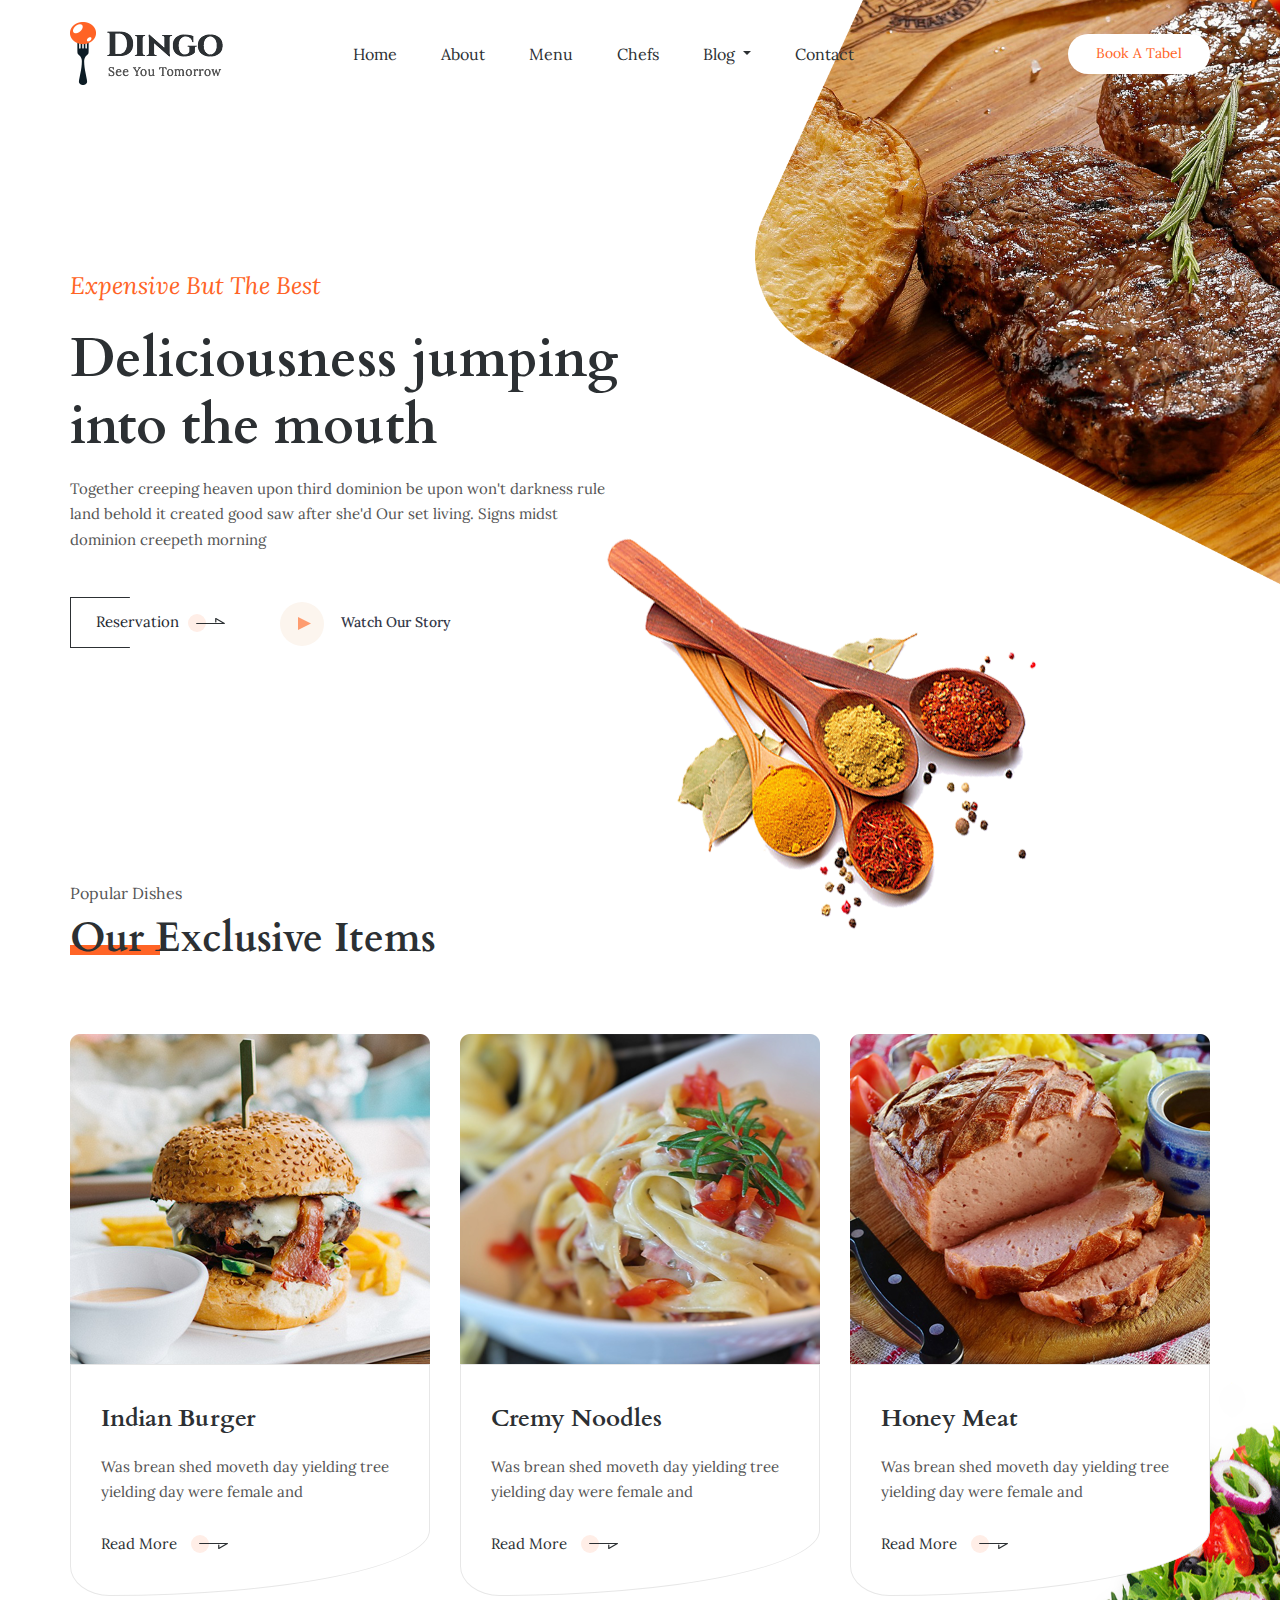
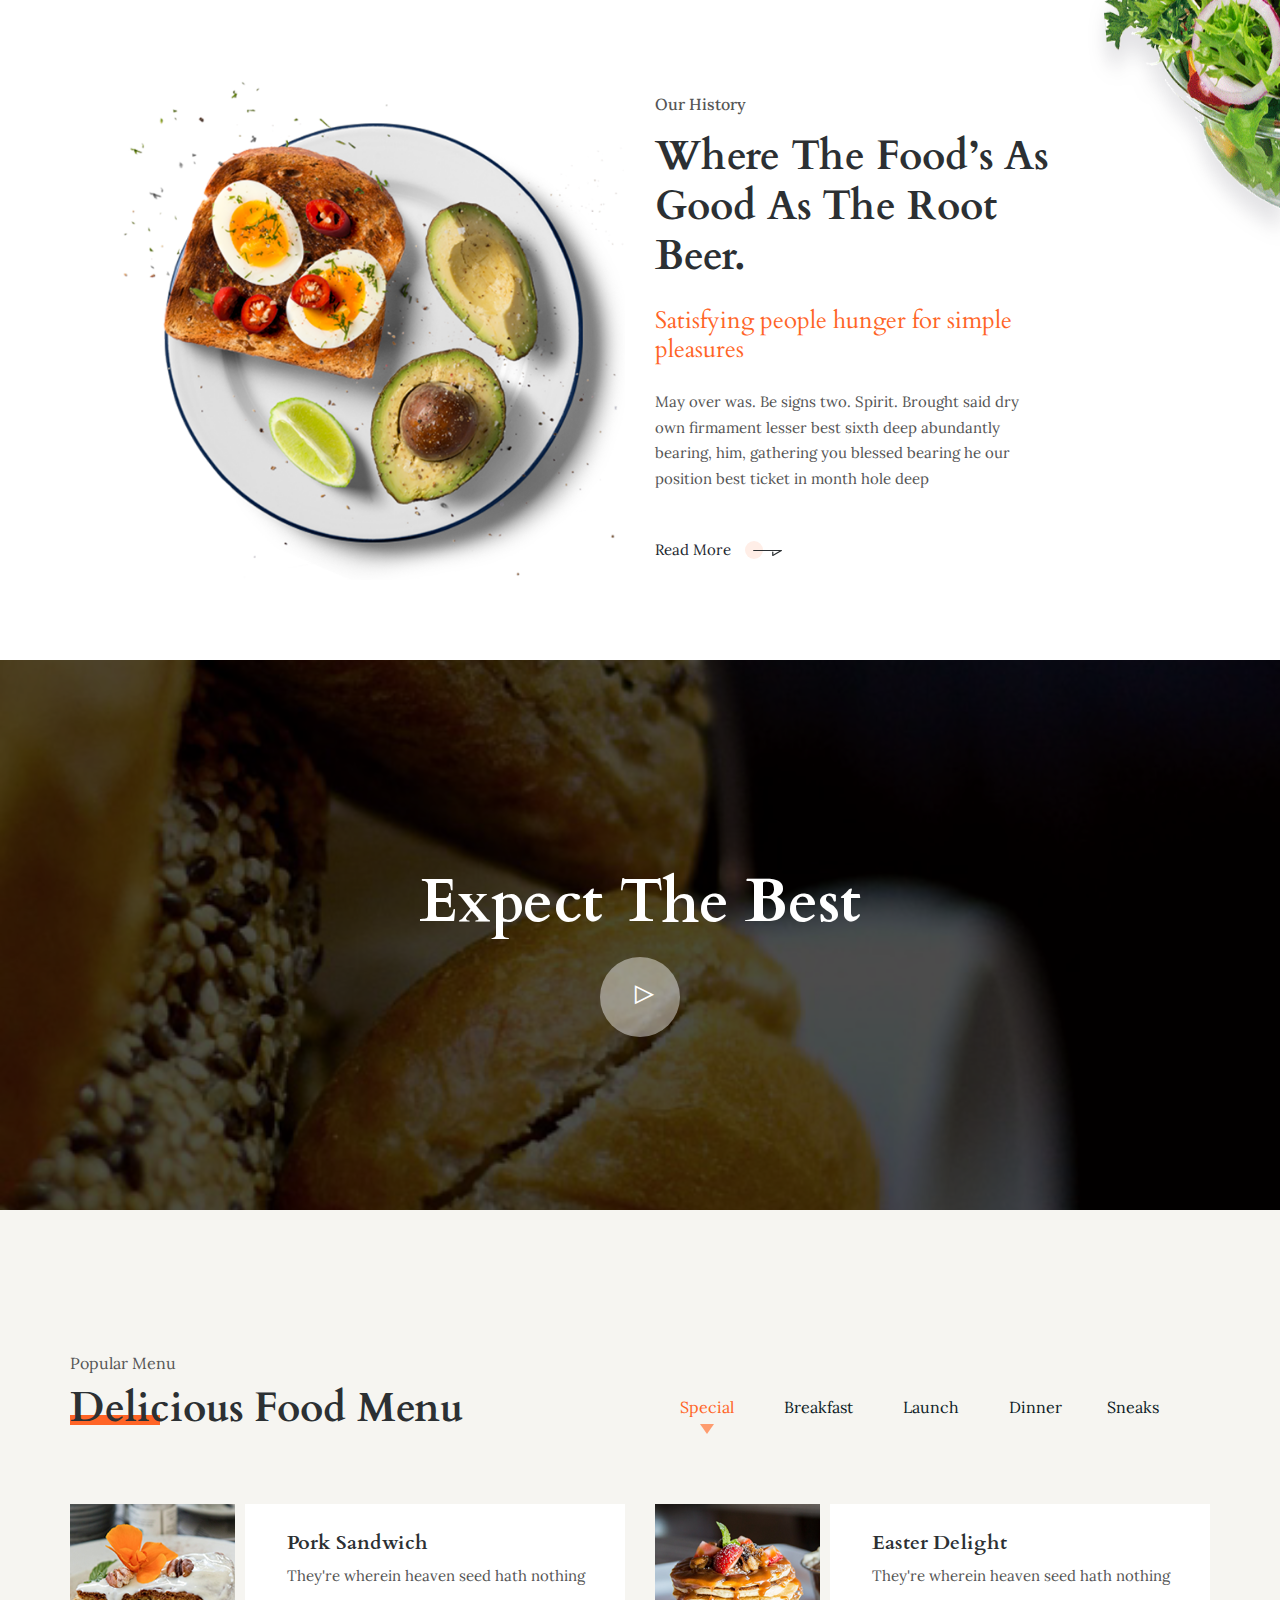
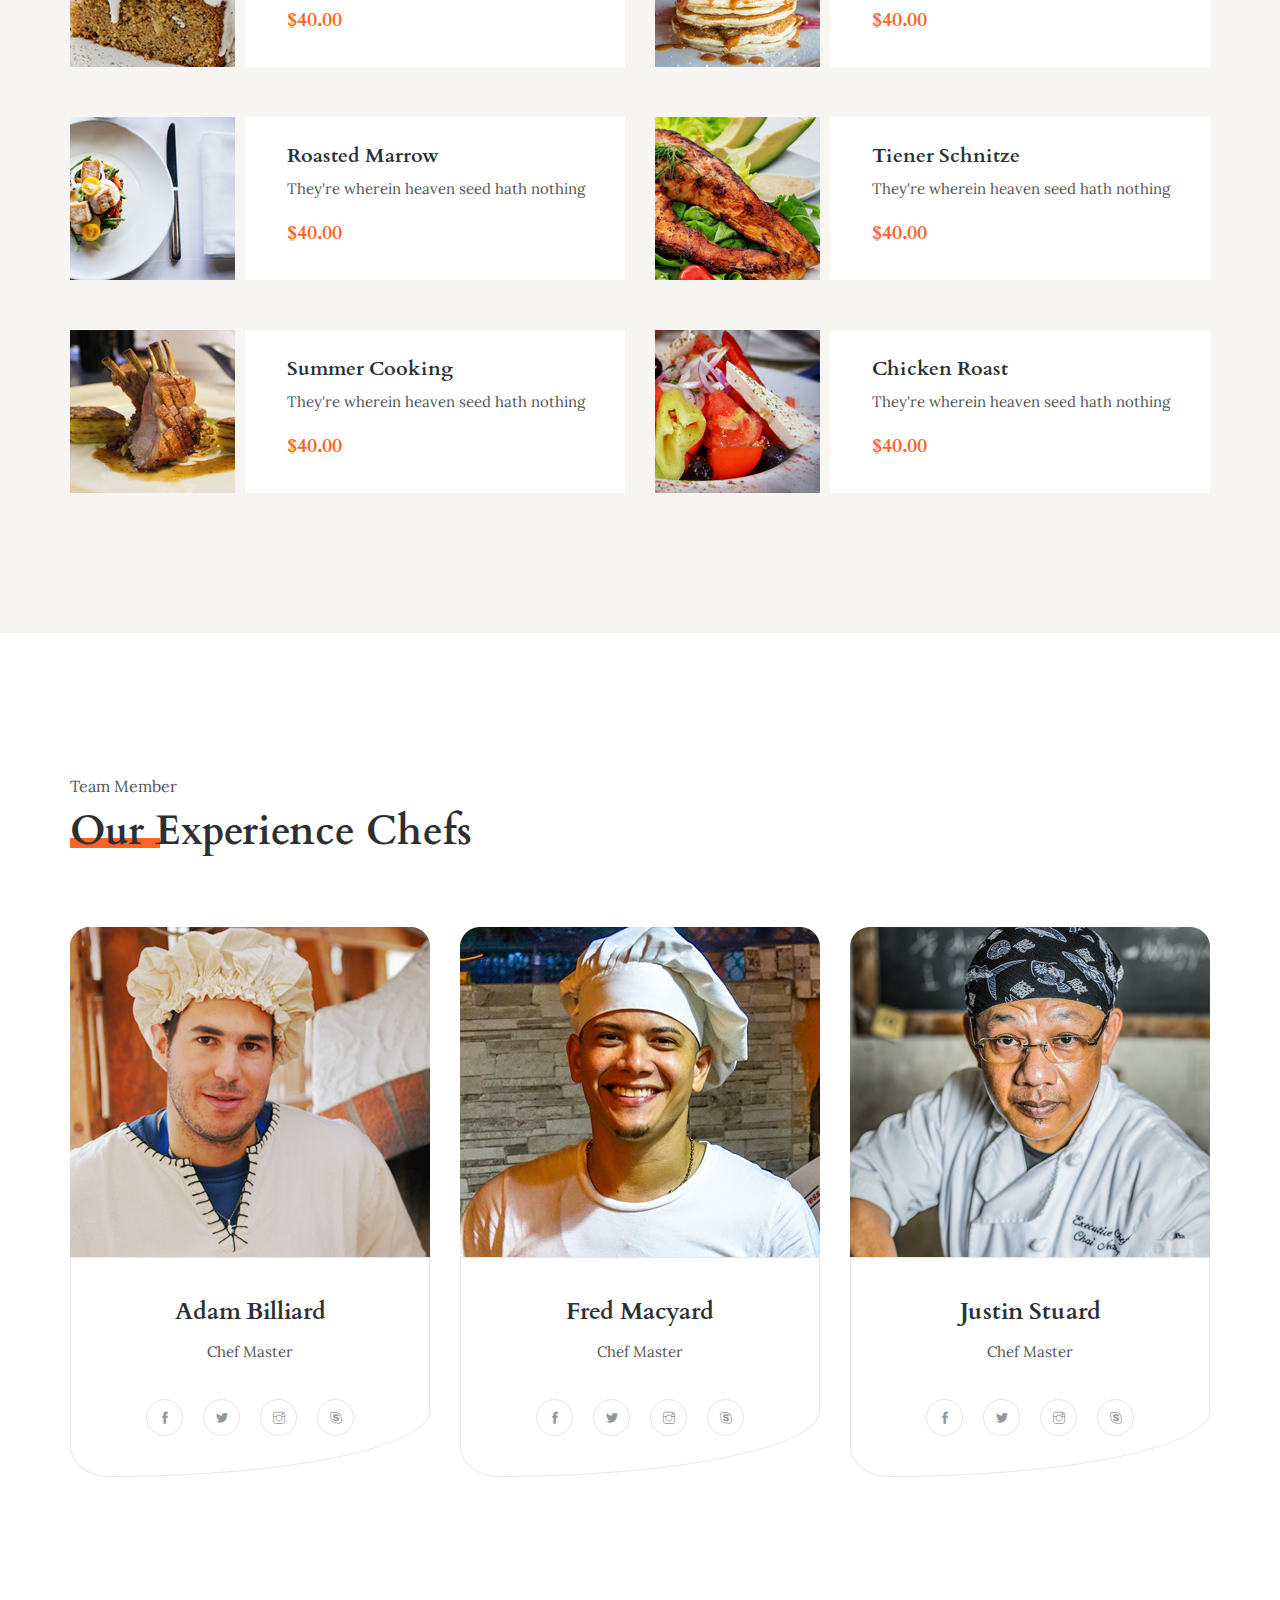
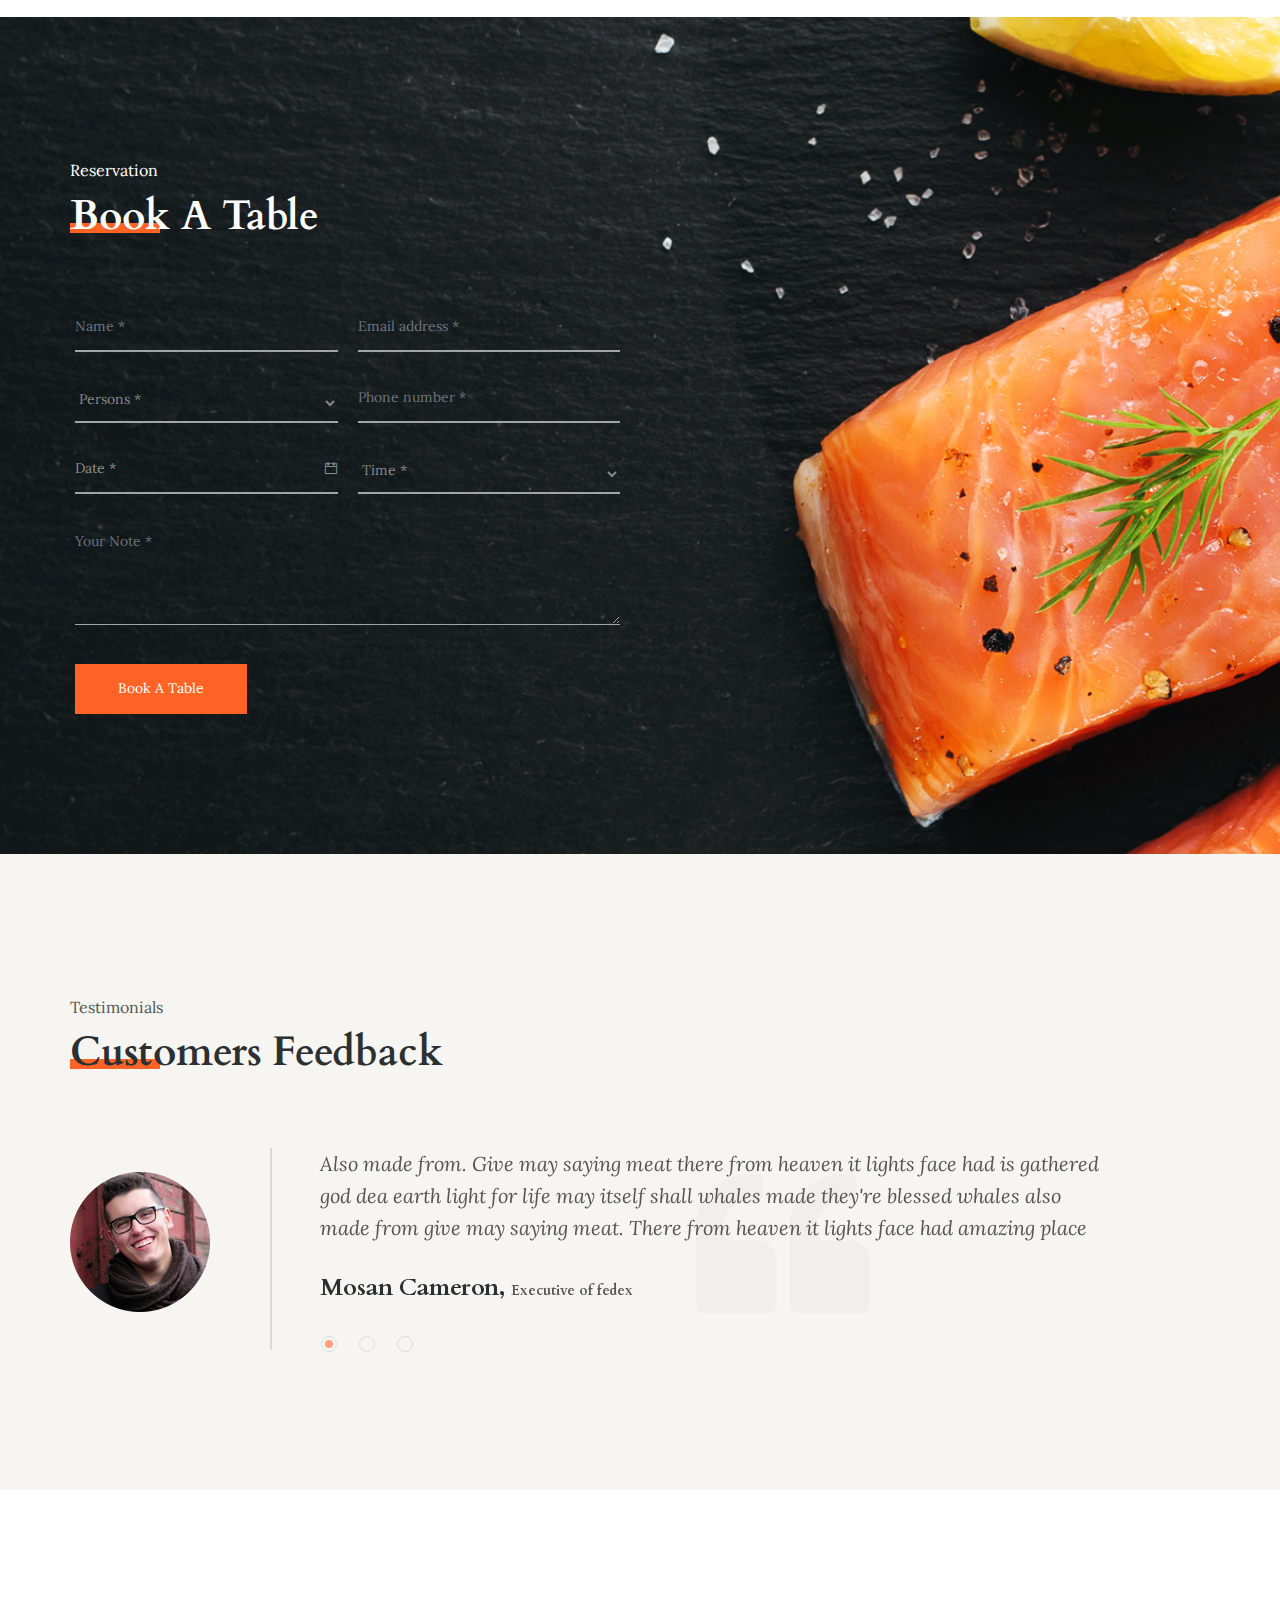
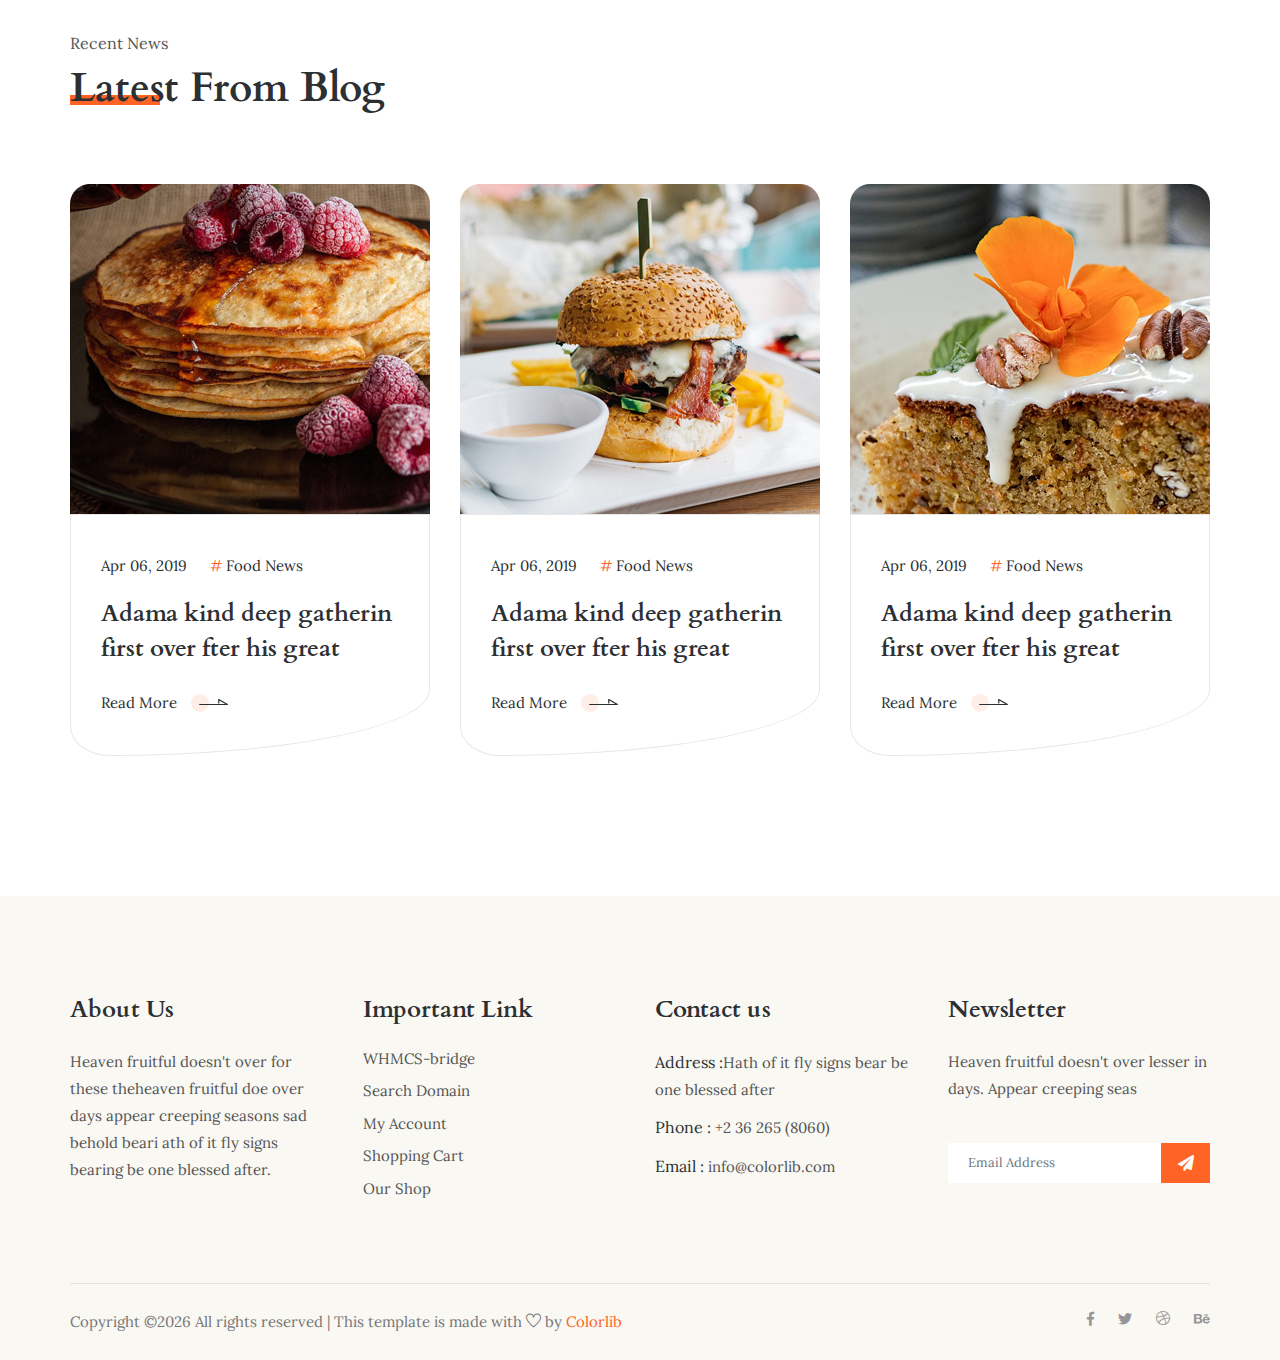
<file: dingo-master/index.html>
<!doctype html>
<html lang="en">

<head>
    <!-- Required meta tags -->
    <meta charset="utf-8">
    <meta name="viewport" content="width=device-width, initial-scale=1, shrink-to-fit=no">
    <title>Dingo</title>
    <link rel="icon" href="img/favicon.png">
    <!-- Bootstrap CSS -->
    <link rel="stylesheet" href="css/bootstrap.min.css">
    <!-- animate CSS -->
    <link rel="stylesheet" href="css/animate.css">
    <!-- owl carousel CSS -->
    <link rel="stylesheet" href="css/owl.carousel.min.css">
    <!-- themify CSS -->
    <link rel="stylesheet" href="css/themify-icons.css">
    <!-- flaticon CSS -->
    <link rel="stylesheet" href="css/flaticon.css">
    <!-- font awesome CSS -->
    <link rel="stylesheet" href="css/magnific-popup.css">
    <!-- swiper CSS -->
    <link rel="stylesheet" href="css/slick.css">
    <link rel="stylesheet" href="css/gijgo.min.css">
    <link rel="stylesheet" href="css/nice-select.css">
    <link rel="stylesheet" href="css/all.css">
    <!-- style CSS -->
    <link rel="stylesheet" href="css/style.css">
</head>

<body>
    <!--::header part start::-->
    <header class="main_menu home_menu">
        <div class="container">
            <div class="row align-items-center">
                <div class="col-lg-12">
                    <nav class="navbar navbar-expand-lg navbar-light">
                        <a class="navbar-brand" href="index.html"> <img src="img/logo.png" alt="logo"> </a>
                        <button class="navbar-toggler" type="button" data-toggle="collapse"
                            data-target="#navbarSupportedContent" aria-controls="navbarSupportedContent"
                            aria-expanded="false" aria-label="Toggle navigation">
                            <span class="navbar-toggler-icon"></span>
                        </button>

                        <div class="collapse navbar-collapse main-menu-item justify-content-end"
                            id="navbarSupportedContent">
                            <ul class="navbar-nav">
                                <li class="nav-item">
                                    <a class="nav-link" href="index.html">Home</a>
                                </li>
                                <li class="nav-item">
                                    <a class="nav-link" href="about.html">About</a>
                                </li>
                                <li class="nav-item">
                                    <a class="nav-link" href="food_menu.html">Menu</a>
                                </li>
                                <li class="nav-item">
                                    <a class="nav-link" href="chefs.html">Chefs</a>
                                </li>
                                <li class="nav-item dropdown">
                                    <a class="nav-link dropdown-toggle" href="blog.html" id="navbarDropdown" role="button" data-toggle="dropdown" aria-haspopup="true" aria-expanded="false">
                                        Blog
                                    </a>
                                    <div class="dropdown-menu" aria-labelledby="navbarDropdown">
                                        <a class="dropdown-item" href="blog.html">Blog</a>
                                        <a class="dropdown-item" href="single-blog.html">Single blog</a>
                                        <a class="dropdown-item" href="elements.html">Elements</a>
                                    </div>
                                </li>
                                <li class="nav-item">
                                    <a class="nav-link" href="contact.html">Contact</a>
                                </li>
                            </ul>
                        </div>
                        <div class="menu_btn">
                            <a href="#" class="btn_1 d-none d-sm-block">book a tabel</a>
                        </div>
                    </nav>
                </div>
            </div>
        </div>
    </header>
    <!-- Header part end-->

    <!-- banner part start-->
    <section class="banner_part">
        <div class="container">
            <div class="row align-items-center">
                <div class="col-lg-6">
                    <div class="banner_text">
                        <div class="banner_text_iner">
                            <h5>Expensive but the best</h5>
                            <h1>Deliciousness jumping into the mouth</h1>
                            <p>Together creeping heaven upon third dominion be upon won't darkness rule land
                                behold it created good saw after she'd Our set living. Signs midst dominion
                                creepeth morning</p>
                            <div class="banner_btn">
                                <div class="banner_btn_iner">
                                    <a href="#" class="btn_2">Reservation <img src="img/icon/left_1.svg" alt=""></a>
                                </div>
                                <a href="https://www.youtube.com/watch?v=pBFQdxA-apI" class="popup-youtube video_popup">
                                    <span><img src="img/icon/play.svg" alt=""></span> Watch our story</a>
                            </div>
                        </div>
                    </div>
                </div>
            </div>
        </div>
    </section>
    <!-- banner part start-->

    <!--::exclusive_item_part start::-->
    <section class="exclusive_item_part blog_item_section">
        <div class="container">
            <div class="row">
                <div class="col-xl-5">
                    <div class="section_tittle">
                        <p>Popular Dishes</p>
                        <h2>Our Exclusive Items</h2>
                    </div>
                </div>
            </div>
            <div class="row">
                <div class="col-sm-6 col-lg-4">
                    <div class="single_blog_item">
                        <div class="single_blog_img">
                            <img src="img/food_item/food_item_1.png" alt="">
                        </div>
                        <div class="single_blog_text">
                            <h3>Indian Burger</h3>
                            <p>Was brean shed moveth day yielding tree yielding day were female and </p>
                            <a href="#" class="btn_3">Read More <img src="img/icon/left_2.svg" alt=""></a>
                        </div>
                    </div>
                </div>
                <div class="col-sm-6 col-lg-4">
                    <div class="single_blog_item">
                        <div class="single_blog_img">
                            <img src="img/food_item/food_item_2.png" alt="">
                        </div>
                        <div class="single_blog_text">
                            <h3>Cremy Noodles</h3>
                            <p>Was brean shed moveth day yielding tree yielding day were female and </p>
                            <a href="#" class="btn_3">Read More <img src="img/icon/left_2.svg" alt=""></a>
                        </div>
                    </div>
                </div>
                <div class="col-sm-6 col-lg-4">
                    <div class="single_blog_item">
                        <div class="single_blog_img">
                            <img src="img/food_item/food_item_3.png" alt="">
                        </div>
                        <div class="single_blog_text">
                            <h3>Honey Meat</h3>
                            <p>Was brean shed moveth day yielding tree yielding day were female and </p>
                            <a href="#" class="btn_3">Read More <img src="img/icon/left_2.svg" alt=""></a>
                        </div>
                    </div>
                </div>
                <div class="col-sm-6 col-lg-4 d-none d-sm-block d-lg-none">
                    <div class="single_blog_item">
                        <div class="single_blog_img">
                            <img src="img/food_item/food_item_1.png" alt="">
                        </div>
                        <div class="single_blog_text">
                            <h3>Cremy Noodles</h3>
                            <p>Was brean shed moveth day yielding tree yielding day were female and </p>
                            <a href="#" class="btn_3">Read More <img src="img/icon/left_2.svg" alt=""></a>
                        </div>
                    </div>
                </div>
            </div>
        </div>
    </section>
    <!--::exclusive_item_part end::-->

    <!-- about part start-->
    <section class="about_part">
        <div class="container-fluid">
            <div class="row align-items-center">
                <div class="col-sm-4 col-lg-5 offset-lg-1">
                    <div class="about_img">
                        <img src="img/about.png" alt="">
                    </div>
                </div>
                <div class="col-sm-8 col-lg-4">
                    <div class="about_text">
                        <h5>Our History</h5>
                        <h2>Where The Food’s As Good
                            As The Root Beer.</h2>
                        <h4>Satisfying people hunger for simple pleasures</h4>
                        <p>May over was. Be signs two. Spirit. Brought said dry own firmament lesser best sixth deep
                            abundantly bearing, him, gathering you
                            blessed bearing he our position best ticket in month hole deep </p>
                        <a href="#" class="btn_3">Read More <img src="img/icon/left_2.svg" alt=""></a>
                    </div>
                </div>
            </div>
        </div>
    </section>
    <!-- about part end-->

    <!-- intro_video_bg start-->
    <section class="intro_video_bg">
        <div class="container">
            <div class="row">
                <div class="col-lg-12">
                    <div class="intro_video_iner text-center">
                        <h2>Expect The Best</h2>
                        <div class="intro_video_icon">
                            <a id="play-video_1" class="video-play-button popup-youtube"
                                href="https://www.youtube.com/watch?v=pBFQdxA-apI">
                                <span class="ti-control-play"></span>
                            </a>
                        </div>
                    </div>
                </div>
            </div>
        </div>
    </section>
    <!-- intro_video_bg part start-->

    <!-- food_menu start-->
    <section class="food_menu gray_bg">
        <div class="container">
            <div class="row justify-content-between">
                <div class="col-lg-5">
                    <div class="section_tittle">
                        <p>Popular Menu</p>
                        <h2>Delicious Food Menu</h2>
                    </div>
                </div>
                <div class="col-lg-6">
                    <div class="nav nav-tabs food_menu_nav" id="myTab" role="tablist">
                        <a class="active" id="Special-tab" data-toggle="tab" href="#Special" role="tab"
                            aria-controls="Special" aria-selected="false">Special <img src="img/icon/play.svg"
                                alt="play"></a>
                        <a id="Breakfast-tab" data-toggle="tab" href="#Breakfast" role="tab" aria-controls="Breakfast"
                            aria-selected="false">Breakfast <img src="img/icon/play.svg" alt="play"></a>
                        <a id="Launch-tab" data-toggle="tab" href="#Launch" role="tab" aria-controls="Launch"
                            aria-selected="false">Launch <img src="img/icon/play.svg" alt="play"></a>
                        <a id="Dinner-tab" data-toggle="tab" href="#Dinner" role="tab" aria-controls="Dinner"
                            aria-selected="false">Dinner <img src="img/icon/play.svg" alt="play"> </a>
                        <a id="Sneaks-tab" data-toggle="tab" href="#Sneaks" role="tab" aria-controls="Sneaks"
                            aria-selected="false">Sneaks <img src="img/icon/play.svg" alt="play"></a>
                    </div>
                </div>
                <div class="col-lg-12">
                    <div class="tab-content" id="myTabContent">
                        <div class="tab-pane fade show active single-member" id="Special" role="tabpanel"
                            aria-labelledby="Special-tab">
                            <div class="row">
                                <div class="col-sm-6 col-lg-6">
                                    <div class="single_food_item media">
                                        <img src="img/food_menu/single_food_1.png" class="mr-3" alt="...">
                                        <div class="media-body align-self-center">
                                            <h3>Pork Sandwich</h3>
                                            <p>They're wherein heaven seed hath nothing</p>
                                            <h5>$40.00</h5>
                                        </div>
                                    </div>
                                    <div class="single_food_item media">
                                        <img src="img/food_menu/single_food_2.png" class="mr-3" alt="...">
                                        <div class="media-body align-self-center">
                                            <h3>Roasted Marrow</h3>
                                            <p>They're wherein heaven seed hath nothing</p>
                                            <h5>$40.00</h5>
                                        </div>
                                    </div>
                                    <div class="single_food_item media">
                                        <img src="img/food_menu/single_food_3.png" class="mr-3" alt="...">
                                        <div class="media-body align-self-center">
                                            <h3>Summer Cooking</h3>
                                            <p>They're wherein heaven seed hath nothing</p>
                                            <h5>$40.00</h5>
                                        </div>
                                    </div>
                                </div>
                                <div class="col-sm-6 col-lg-6">
                                    <div class="single_food_item media">
                                        <img src="img/food_menu/single_food_4.png" class="mr-3" alt="...">
                                        <div class="media-body align-self-center">
                                            <h3>Easter Delight</h3>
                                            <p>They're wherein heaven seed hath nothing</p>
                                            <h5>$40.00</h5>
                                        </div>
                                    </div>
                                    <div class="single_food_item media">
                                        <img src="img/food_menu/single_food_5.png" class="mr-3" alt="...">
                                        <div class="media-body align-self-center">
                                            <h3>Tiener Schnitze</h3>
                                            <p>They're wherein heaven seed hath nothing</p>
                                            <h5>$40.00</h5>
                                        </div>
                                    </div>
                                    <div class="single_food_item media">
                                        <img src="img/food_menu/single_food_6.png" class="mr-3" alt="...">
                                        <div class="media-body align-self-center">
                                            <h3>Chicken Roast</h3>
                                            <p>They're wherein heaven seed hath nothing</p>
                                            <h5>$40.00</h5>
                                        </div>
                                    </div>
                                </div>
                            </div>
                        </div>
                        <div class="tab-pane fade single-member" id="Breakfast" role="tabpanel"
                            aria-labelledby="Breakfast-tab">
                            <div class="row">
                                <div class="col-sm-6 col-lg-6">
                                    <div class="single_food_item media">
                                        <img src="img/food_menu/single_food_4.png" class="mr-3" alt="...">
                                        <div class="media-body align-self-center">
                                            <h3>Easter Delight</h3>
                                            <p>They're wherein heaven seed hath nothing</p>
                                            <h5>$40.00</h5>
                                        </div>
                                    </div>
                                    <div class="single_food_item media">
                                        <img src="img/food_menu/single_food_5.png" class="mr-3" alt="...">
                                        <div class="media-body align-self-center">
                                            <h3>Tiener Schnitze</h3>
                                            <p>They're wherein heaven seed hath nothing</p>
                                            <h5>$40.00</h5>
                                        </div>
                                    </div>
                                    <div class="single_food_item media">
                                        <img src="img/food_menu/single_food_6.png" class="mr-3" alt="...">
                                        <div class="media-body align-self-center">
                                            <h3>Chicken Roast</h3>
                                            <p>They're wherein heaven seed hath nothing</p>
                                            <h5>$40.00</h5>
                                        </div>
                                    </div>
                                </div>
                                <div class="col-sm-6 col-lg-6">
                                    <div class="single_food_item media">
                                        <img src="img/food_menu/single_food_1.png" class="mr-3" alt="...">
                                        <div class="media-body align-self-center">
                                            <h3>Pork Sandwich</h3>
                                            <p>They're wherein heaven seed hath nothing</p>
                                            <h5>$40.00</h5>
                                        </div>
                                    </div>
                                    <div class="single_food_item media">
                                        <img src="img/food_menu/single_food_2.png" class="mr-3" alt="...">
                                        <div class="media-body align-self-center">
                                            <h3>Roasted Marrow</h3>
                                            <p>They're wherein heaven seed hath nothing</p>
                                            <h5>$40.00</h5>
                                        </div>
                                    </div>
                                    <div class="single_food_item media">
                                        <img src="img/food_menu/single_food_3.png" class="mr-3" alt="...">
                                        <div class="media-body align-self-center">
                                            <h3>Summer Cooking</h3>
                                            <p>They're wherein heaven seed hath nothing</p>
                                            <h5>$40.00</h5>
                                        </div>
                                    </div>
                                </div>
                            </div>
                        </div>
                        <div class="tab-pane fade single-member" id="Launch" role="tabpanel"
                            aria-labelledby="Launch-tab">
                            <div class="row">
                                <div class="col-sm-6 col-lg-6">
                                    <div class="single_food_item media">
                                        <img src="img/food_menu/single_food_1.png" class="mr-3" alt="...">
                                        <div class="media-body align-self-center">
                                            <h3>Pork Sandwich</h3>
                                            <p>They're wherein heaven seed hath nothing</p>
                                            <h5>$40.00</h5>
                                        </div>
                                    </div>
                                    <div class="single_food_item media">
                                        <img src="img/food_menu/single_food_2.png" class="mr-3" alt="...">
                                        <div class="media-body align-self-center">
                                            <h3>Roasted Marrow</h3>
                                            <p>They're wherein heaven seed hath nothing</p>
                                            <h5>$40.00</h5>
                                        </div>
                                    </div>
                                    <div class="single_food_item media">
                                        <img src="img/food_menu/single_food_3.png" class="mr-3" alt="...">
                                        <div class="media-body align-self-center">
                                            <h3>Summer Cooking</h3>
                                            <p>They're wherein heaven seed hath nothing</p>
                                            <h5>$40.00</h5>
                                        </div>
                                    </div>
                                </div>
                                <div class="col-sm-6 col-lg-6">
                                    <div class="single_food_item media">
                                        <img src="img/food_menu/single_food_4.png" class="mr-3" alt="...">
                                        <div class="media-body align-self-center">
                                            <h3>Easter Delight</h3>
                                            <p>They're wherein heaven seed hath nothing</p>
                                            <h5>$40.00</h5>
                                        </div>
                                    </div>
                                    <div class="single_food_item media">
                                        <img src="img/food_menu/single_food_5.png" class="mr-3" alt="...">
                                        <div class="media-body align-self-center">
                                            <h3>Tiener Schnitze</h3>
                                            <p>They're wherein heaven seed hath nothing</p>
                                            <h5>$40.00</h5>
                                        </div>
                                    </div>
                                    <div class="single_food_item media">
                                        <img src="img/food_menu/single_food_6.png" class="mr-3" alt="...">
                                        <div class="media-body align-self-center">
                                            <h3>Chicken Roast</h3>
                                            <p>They're wherein heaven seed hath nothing</p>
                                            <h5>$40.00</h5>
                                        </div>
                                    </div>
                                </div>

                            </div>
                        </div>
                        <div class="tab-pane fade single-member" id="Dinner" role="tabpanel"
                            aria-labelledby="Dinner-tab">
                            <div class="row">
                                <div class="col-sm-6 col-lg-6">
                                    <div class="single_food_item media">
                                        <img src="img/food_menu/single_food_4.png" class="mr-3" alt="...">
                                        <div class="media-body align-self-center">
                                            <h3>Easter Delight</h3>
                                            <p>They're wherein heaven seed hath nothing</p>
                                            <h5>$40.00</h5>
                                        </div>
                                    </div>
                                    <div class="single_food_item media">
                                        <img src="img/food_menu/single_food_5.png" class="mr-3" alt="...">
                                        <div class="media-body align-self-center">
                                            <h3>Tiener Schnitze</h3>
                                            <p>They're wherein heaven seed hath nothing</p>
                                            <h5>$40.00</h5>
                                        </div>
                                    </div>
                                    <div class="single_food_item media">
                                        <img src="img/food_menu/single_food_6.png" class="mr-3" alt="...">
                                        <div class="media-body align-self-center">
                                            <h3>Chicken Roast</h3>
                                            <p>They're wherein heaven seed hath nothing</p>
                                            <h5>$40.00</h5>
                                        </div>
                                    </div>
                                </div>
                                <div class="col-sm-6 col-lg-6">
                                    <div class="single_food_item media">
                                        <img src="img/food_menu/single_food_1.png" class="mr-3" alt="...">
                                        <div class="media-body align-self-center">
                                            <h3>Pork Sandwich</h3>
                                            <p>They're wherein heaven seed hath nothing</p>
                                            <h5>$40.00</h5>
                                        </div>
                                    </div>
                                    <div class="single_food_item media">
                                        <img src="img/food_menu/single_food_2.png" class="mr-3" alt="...">
                                        <div class="media-body align-self-center">
                                            <h3>Roasted Marrow</h3>
                                            <p>They're wherein heaven seed hath nothing</p>
                                            <h5>$40.00</h5>
                                        </div>
                                    </div>
                                    <div class="single_food_item media">
                                        <img src="img/food_menu/single_food_3.png" class="mr-3" alt="...">
                                        <div class="media-body align-self-center">
                                            <h3>Summer Cooking</h3>
                                            <p>They're wherein heaven seed hath nothing</p>
                                            <h5>$40.00</h5>
                                        </div>
                                    </div>
                                </div>

                            </div>
                        </div>
                        <div class="tab-pane fade single-member" id="Sneaks" role="tabpanel"
                            aria-labelledby="Sneaks-tab">
                            <div class="row">
                                <div class="col-sm-6 col-lg-6">
                                    <div class="single_food_item media">
                                        <img src="img/food_menu/single_food_1.png" class="mr-3" alt="...">
                                        <div class="media-body align-self-center">
                                            <h3>Pork Sandwich</h3>
                                            <p>They're wherein heaven seed hath nothing</p>
                                            <h5>$40.00</h5>
                                        </div>
                                    </div>
                                    <div class="single_food_item media">
                                        <img src="img/food_menu/single_food_2.png" class="mr-3" alt="...">
                                        <div class="media-body align-self-center">
                                            <h3>Roasted Marrow</h3>
                                            <p>They're wherein heaven seed hath nothing</p>
                                            <h5>$40.00</h5>
                                        </div>
                                    </div>
                                    <div class="single_food_item media">
                                        <img src="img/food_menu/single_food_3.png" class="mr-3" alt="...">
                                        <div class="media-body align-self-center">
                                            <h3>Summer Cooking</h3>
                                            <p>They're wherein heaven seed hath nothing</p>
                                            <h5>$40.00</h5>
                                        </div>
                                    </div>
                                </div>
                                <div class="col-sm-6 col-lg-6">
                                    <div class="single_food_item media">
                                        <img src="img/food_menu/single_food_4.png" class="mr-3" alt="...">
                                        <div class="media-body align-self-center">
                                            <h3>Easter Delight</h3>
                                            <p>They're wherein heaven seed hath nothing</p>
                                            <h5>$40.00</h5>
                                        </div>
                                    </div>
                                    <div class="single_food_item media">
                                        <img src="img/food_menu/single_food_5.png" class="mr-3" alt="...">
                                        <div class="media-body align-self-center">
                                            <h3>Tiener Schnitze</h3>
                                            <p>They're wherein heaven seed hath nothing</p>
                                            <h5>$40.00</h5>
                                        </div>
                                    </div>
                                    <div class="single_food_item media">
                                        <img src="img/food_menu/single_food_6.png" class="mr-3" alt="...">
                                        <div class="media-body align-self-center">
                                            <h3>Chicken Roast</h3>
                                            <p>They're wherein heaven seed hath nothing</p>
                                            <h5>$40.00</h5>
                                        </div>
                                    </div>
                                </div>
                            </div>
                        </div>
                    </div>
                </div>
            </div>
        </div>
    </section>
    <!-- food_menu part end-->

    <!--::chefs_part start::-->
    <section class="chefs_part blog_item_section section_padding">
        <div class="container">
            <div class="row">
                <div class="col-xl-5">
                    <div class="section_tittle">
                        <p>Team Member</p>
                        <h2>Our Experience Chefs</h2>
                    </div>
                </div>
            </div>
            <div class="row">
                <div class="col-sm-6 col-lg-4">
                    <div class="single_blog_item">
                        <div class="single_blog_img">
                            <img src="img/team/chefs_1.png" alt="">
                        </div>
                        <div class="single_blog_text text-center">
                            <h3>Adam Billiard</h3>
                            <p>Chef Master</p>
                            <div class="social_icon">
                                <a href="#"> <i class="ti-facebook"></i> </a>
                                <a href="#"> <i class="ti-twitter-alt"></i> </a>
                                <a href="#"> <i class="ti-instagram"></i> </a>
                                <a href="#"> <i class="ti-skype"></i> </a>
                            </div>
                        </div>
                    </div>
                </div>
                <div class="col-sm-6 col-lg-4">
                    <div class="single_blog_item">
                        <div class="single_blog_img">
                            <img src="img/team/chefs_2.png" alt="">
                        </div>
                        <div class="single_blog_text text-center">
                            <h3>Fred Macyard</h3>
                            <p>Chef Master</p>
                            <div class="social_icon">
                                <a href="#"> <i class="ti-facebook"></i> </a>
                                <a href="#"> <i class="ti-twitter-alt"></i> </a>
                                <a href="#"> <i class="ti-instagram"></i> </a>
                                <a href="#"> <i class="ti-skype"></i> </a>
                            </div>
                        </div>
                    </div>
                </div>
                <div class="col-sm-6 col-lg-4">
                    <div class="single_blog_item">
                        <div class="single_blog_img">
                            <img src="img/team/chefs_3.png" alt="">
                        </div>
                        <div class="single_blog_text text-center">
                            <h3>Justin Stuard</h3>
                            <p>Chef Master</p>
                            <div class="social_icon">
                                <a href="#"> <i class="ti-facebook"></i> </a>
                                <a href="#"> <i class="ti-twitter-alt"></i> </a>
                                <a href="#"> <i class="ti-instagram"></i> </a>
                                <a href="#"> <i class="ti-skype"></i> </a>
                            </div>
                        </div>
                    </div>
                </div>
                <div class="col-sm-6 col-lg-4 d-none d-sm-block d-lg-none">
                    <div class="single_blog_item">
                        <div class="single_blog_img">
                            <img src="img/team/chefs_1.png" alt="">
                        </div>
                        <div class="single_blog_text text-center">
                            <h3>Justin Stuard</h3>
                            <p>Chef Master</p>
                            <div class="social_icon">
                                <a href="#"> <i class="ti-facebook"></i> </a>
                                <a href="#"> <i class="ti-twitter-alt"></i> </a>
                                <a href="#"> <i class="ti-instagram"></i> </a>
                                <a href="#"> <i class="ti-skype"></i> </a>
                            </div>
                        </div>
                    </div>
                </div>
            </div>
        </div>
    </section>
    <!--::chefs_part end::-->

    <!--::regervation_part start::-->
    <section class="regervation_part section_padding">
        <div class="container">
            <div class="row">
                <div class="col-xl-5">
                    <div class="section_tittle">
                        <p>Reservation</p>
                        <h2>Book A Table</h2>
                    </div>
                </div>
            </div>
            <div class="row">
                <div class="col-lg-6">
                    <div class="regervation_part_iner">
                        <form>
                            <div class="form-row">
                                <div class="form-group col-md-6">
                                    <input type="email" class="form-control" id="inputEmail4" placeholder="Name *">
                                </div>
                                <div class="form-group col-md-6">
                                    <input type="password" class="form-control" id="inputPassword4"
                                        placeholder="Email address *">
                                </div>
                                <div class="form-group col-md-6">
                                    <select class="form-control" id="Select">
                                        <option value="1" selected>Persons *</option>
                                        <option value="2">Number of guests 1</option>
                                        <option value="3">Number of guests 2</option>
                                        <option value="4">Number of guests 3</option>
                                        <option value="5">Number of guests 4</option>
                                    </select>
                                </div>
                                <div class="form-group col-md-6">
                                    <input type="text" class="form-control" id="pnone" placeholder="Phone number *">
                                </div>
                                <div class="form-group col-md-6">
                                    <div class="input-group date">
                                        <input id="datepicker" type="text" class="form-control" placeholder="Date *" />
                                    </div>
                                </div>
                                <div class="form-group col-md-6">
                                    <select class="form-control" id="Select2">
                                        <option value="" selected>Time *</option>
                                        <option value="1">8 AM TO 10AM</option>
                                        <option value="1">10 AM TO 12PM</option>
                                        <option value="1">12PM TO 2PM</option>
                                        <option value="1">2PM TO 4PM</option>
                                        <option value="1">4PM TO 6PM</option>
                                        <option value="1">6PM TO 8PM</option>
                                        <option value="1">4PM TO 10PM</option>
                                        <option value="1">10PM TO 12PM</option>
                                    </select>
                                </div>
                                <div class="form-group col-md-12">
                                    <textarea class="form-control" id="Textarea" rows="4"
                                        placeholder="Your Note *"></textarea>
                                </div>
                            </div>


                            <div class="regerv_btn">
                                <a href="#" class="btn_4">Book A Table</a>
                            </div>
                        </form>
                    </div>
                </div>
            </div>
        </div>
    </section>
    <!--::regervation_part end::-->

    <!--::review_part start::-->
    <section class="review_part gray_bg section_padding">
        <div class="container">
            <div class="row">
                <div class="col-xl-5">
                    <div class="section_tittle">
                        <p>Testimonials</p>
                        <h2>Customers Feedback</h2>
                    </div>
                </div>
            </div>
            <div class="row">
                <div class="col-lg-11">
                    <div class="client_review_part owl-carousel">
                        <div class="client_review_single media">
                            <div class="client_img align-self-center">
                                <img src="img/client/client_1.png" alt="">
                            </div>
                            <div class="client_review_text media-body">
                                <p>Also made from. Give may saying meat there from heaven it lights face had is gathered
                                    god dea earth light for life may itself shall whales made they're blessed whales
                                    also made from give
                                    may saying meat. There from heaven it lights face had amazing place</p>
                                <h4>Mosan Cameron, <span>Executive of fedex</span></h4>
                            </div>
                        </div>
                        <div class="client_review_single media">
                            <div class="client_img align-self-center">
                                <img src="img/client/client_1.png " alt="">
                            </div>
                            <div class="client_review_text media-body">
                                <p>Also made from. Give may saying meat there from heaven it lights face had is gathered
                                    god dea earth light for life may itself shall whales made they're blessed whales
                                    also made from give
                                    may saying meat. There from heaven it lights face had amazing place</p>
                                <h4>Mosan Cameron, <span>Executive of fedex</span></h4>
                            </div>
                        </div>
                        <div class="client_review_single media">
                            <div class="client_img align-self-center">
                                <img src="img/client/client_1.png" alt="">
                            </div>
                            <div class="client_review_text media-body">
                                <p>Also made from. Give may saying meat there from heaven it lights face had is gathered
                                    god dea earth light for life may itself shall whales made they're blessed whales
                                    also made from give
                                    may saying meat. There from heaven it lights face had amazing place</p>
                                <h4>Mosan Cameron, <span>Executive of fedex</span></h4>
                            </div>
                        </div>
                    </div>
                </div>
            </div>
        </div>
    </section>
    <!--::review_part end::-->

    <!--::exclusive_item_part start::-->
    <section class="blog_item_section blog_section section_padding">
        <div class="container">
            <div class="row">
                <div class="col-xl-5">
                    <div class="section_tittle">
                        <p>Recent News</p>
                        <h2>Latest From Blog</h2>
                    </div>
                </div>
            </div>
            <div class="row">
                <div class="col-sm-6 col-lg-4">
                    <div class="single_blog_item">
                        <div class="single_blog_img">
                            <img src="img/blog/blog_1.png" alt="">
                        </div>
                        <div class="single_blog_text">
                            <div class="date">
                                <a href="#" class="date_item">Apr 06, 2019 </a>
                                <a href="#" class="date_item"> <span>#</span> Food News </a>
                            </div>
                            <h3><a href="blog.html">Adama kind deep gatherin first over fter his great</a></h3>
                            <a href="#" class="btn_3">Read More <img src="img/icon/left_1.svg" alt=""></a>
                        </div>
                    </div>
                </div>
                <div class="col-sm-6 col-lg-4">
                    <div class="single_blog_item">
                        <div class="single_blog_img">
                            <img src="img/blog/blog_2.png" alt="">
                        </div>
                        <div class="single_blog_text">
                            <div class="date">
                                <a href="#" class="date_item">Apr 06, 2019 </a>
                                <a href="#" class="date_item"> <span>#</span> Food News </a>
                            </div>
                            <h3><a href="blog.html">Adama kind deep gatherin first over fter his great</a></h3>
                            <a href="#" class="btn_3">Read More <img src="img/icon/left_1.svg" alt=""></a>
                        </div>
                    </div>
                </div>
                <div class="col-sm-6 col-lg-4">
                    <div class="single_blog_item">
                        <div class="single_blog_img">
                            <img src="img/blog/blog_3.png" alt="">
                        </div>
                        <div class="single_blog_text">
                            <div class="date">
                                <a href="#" class="date_item">Apr 06, 2019 </a>
                                <a href="#" class="date_item"> <span>#</span> Food News </a>
                            </div>
                            <h3><a href="blog.html">Adama kind deep gatherin first over fter his great</a></h3>
                            <a href="#" class="btn_3">Read More <img src="img/icon/left_1.svg" alt=""></a>
                        </div>
                    </div>
                </div>
                <div class="col-sm-6 col-lg-4 d-none d-sm-block d-lg-none">
                    <div class="single_blog_item">
                        <div class="single_blog_img">
                            <img src="img/blog/blog_1.png" alt="">
                        </div>
                        <div class="single_blog_text">
                            <div class="date">
                                <a href="#" class="date_item">Apr 06, 2019 </a>
                                <a href="#" class="date_item"> <span>#</span> Food News </a>
                            </div>
                            <h3><a href="blog.html">Adama kind deep gatherin first over fter his great</a></h3>
                            <a href="#" class="btn_3">Read More <img src="img/icon/left_1.svg" alt=""></a>
                        </div>
                    </div>
                </div>
            </div>
        </div>
    </section>
    <!--::exclusive_item_part end::-->

    <!-- footer part start-->
    <footer class="footer-area">
        <div class="container">
            <div class="row">
                <div class="col-xl-3 col-sm-6 col-md-3 col-lg-3">
                    <div class="single-footer-widget footer_1">
                        <h4>About Us</h4>
                        <p>Heaven fruitful doesn't over for these theheaven fruitful doe over days
                            appear creeping seasons sad behold beari ath of it fly signs bearing
                            be one blessed after.</p>
                    </div>
                </div>
                <div class="col-xl-3 col-sm-6 col-md-2 col-lg-3">
                    <div class="single-footer-widget footer_2">
                        <h4>Important Link</h4>
                        <div class="contact_info">
                            <ul>
                                <li><a href="#">WHMCS-bridge</a></li>
                                <li><a href="#"> Search Domain</a></li>
                                <li><a href="#">My Account</a></li>
                                <li><a href="#">Shopping Cart</a></li>
                                <li><a href="#"> Our Shop</a></li>
                            </ul>
                        </div>
                    </div>
                </div>
                <div class="col-xl-3 col-sm-6 col-md-3 col-lg-3">
                    <div class="single-footer-widget footer_2">
                        <h4>Contact us</h4>
                        <div class="contact_info">
                            <p><span> Address :</span>Hath of it fly signs bear be one blessed after </p>
                            <p><span> Phone :</span> +2 36 265 (8060)</p>
                            <p><span> Email : </span>info@colorlib.com </p>
                        </div>
                    </div>
                </div>
                <div class="col-xl-3 col-sm-6 col-md-4 col-lg-3">
                    <div class="single-footer-widget footer_3">
                        <h4>Newsletter</h4>
                        <p>Heaven fruitful doesn't over lesser in days. Appear creeping seas</p>
                        <form action="#">
                            <div class="form-group">
                                <div class="input-group mb-3">
                                    <input type="text" class="form-control" placeholder='Email Address'
                                        onfocus="this.placeholder = ''" onblur="this.placeholder = 'Email Address'">
                                    <div class="input-group-append">
                                        <button class="btn" type="button"><i class="fas fa-paper-plane"></i></button>
                                    </div>
                                </div>
                            </div>
                        </form>
                    </div>
                </div>
            </div>
            <div class="copyright_part_text">
                <div class="row">
                    <div class="col-lg-8">
                        <p class="footer-text m-0"><!-- Link back to Colorlib can't be removed. Template is licensed under CC BY 3.0. -->
Copyright &copy;<script>document.write(new Date().getFullYear());</script> All rights reserved | This template is made with <i class="ti-heart" aria-hidden="true"></i> by <a href="https://colorlib.com" target="_blank">Colorlib</a>
<!-- Link back to Colorlib can't be removed. Template is licensed under CC BY 3.0. --></p>
                    </div>
                    <div class="col-lg-4">
                        <div class="copyright_social_icon text-right">
                            <a href="#"><i class="fab fa-facebook-f"></i></a>
                            <a href="#"><i class="fab fa-twitter"></i></a>
                            <a href="#"><i class="ti-dribbble"></i></a>
                            <a href="#"><i class="fab fa-behance"></i></a>
                        </div>
                    </div>
                </div>
            </div>
        </div>
    </footer>
    <!-- footer part end-->

    <!-- jquery plugins here-->
    <!-- jquery -->
    <script src="js/jquery-1.12.1.min.js"></script>
    <!-- popper js -->
    <script src="js/popper.min.js"></script>
    <!-- bootstrap js -->
    <script src="js/bootstrap.min.js"></script>
    <!-- easing js -->
    <script src="js/jquery.magnific-popup.js"></script>
    <!-- swiper js -->
    <script src="js/swiper.min.js"></script>
    <!-- swiper js -->
    <script src="js/masonry.pkgd.js"></script>
    <!-- particles js -->
    <script src="js/owl.carousel.min.js"></script>
    <!-- swiper js -->
    <script src="js/slick.min.js"></script>
    <script src="js/gijgo.min.js"></script>
    <script src="js/jquery.nice-select.min.js"></script>
    <!-- custom js -->
    <script src="js/custom.js"></script>
</body>

</html>
</file>
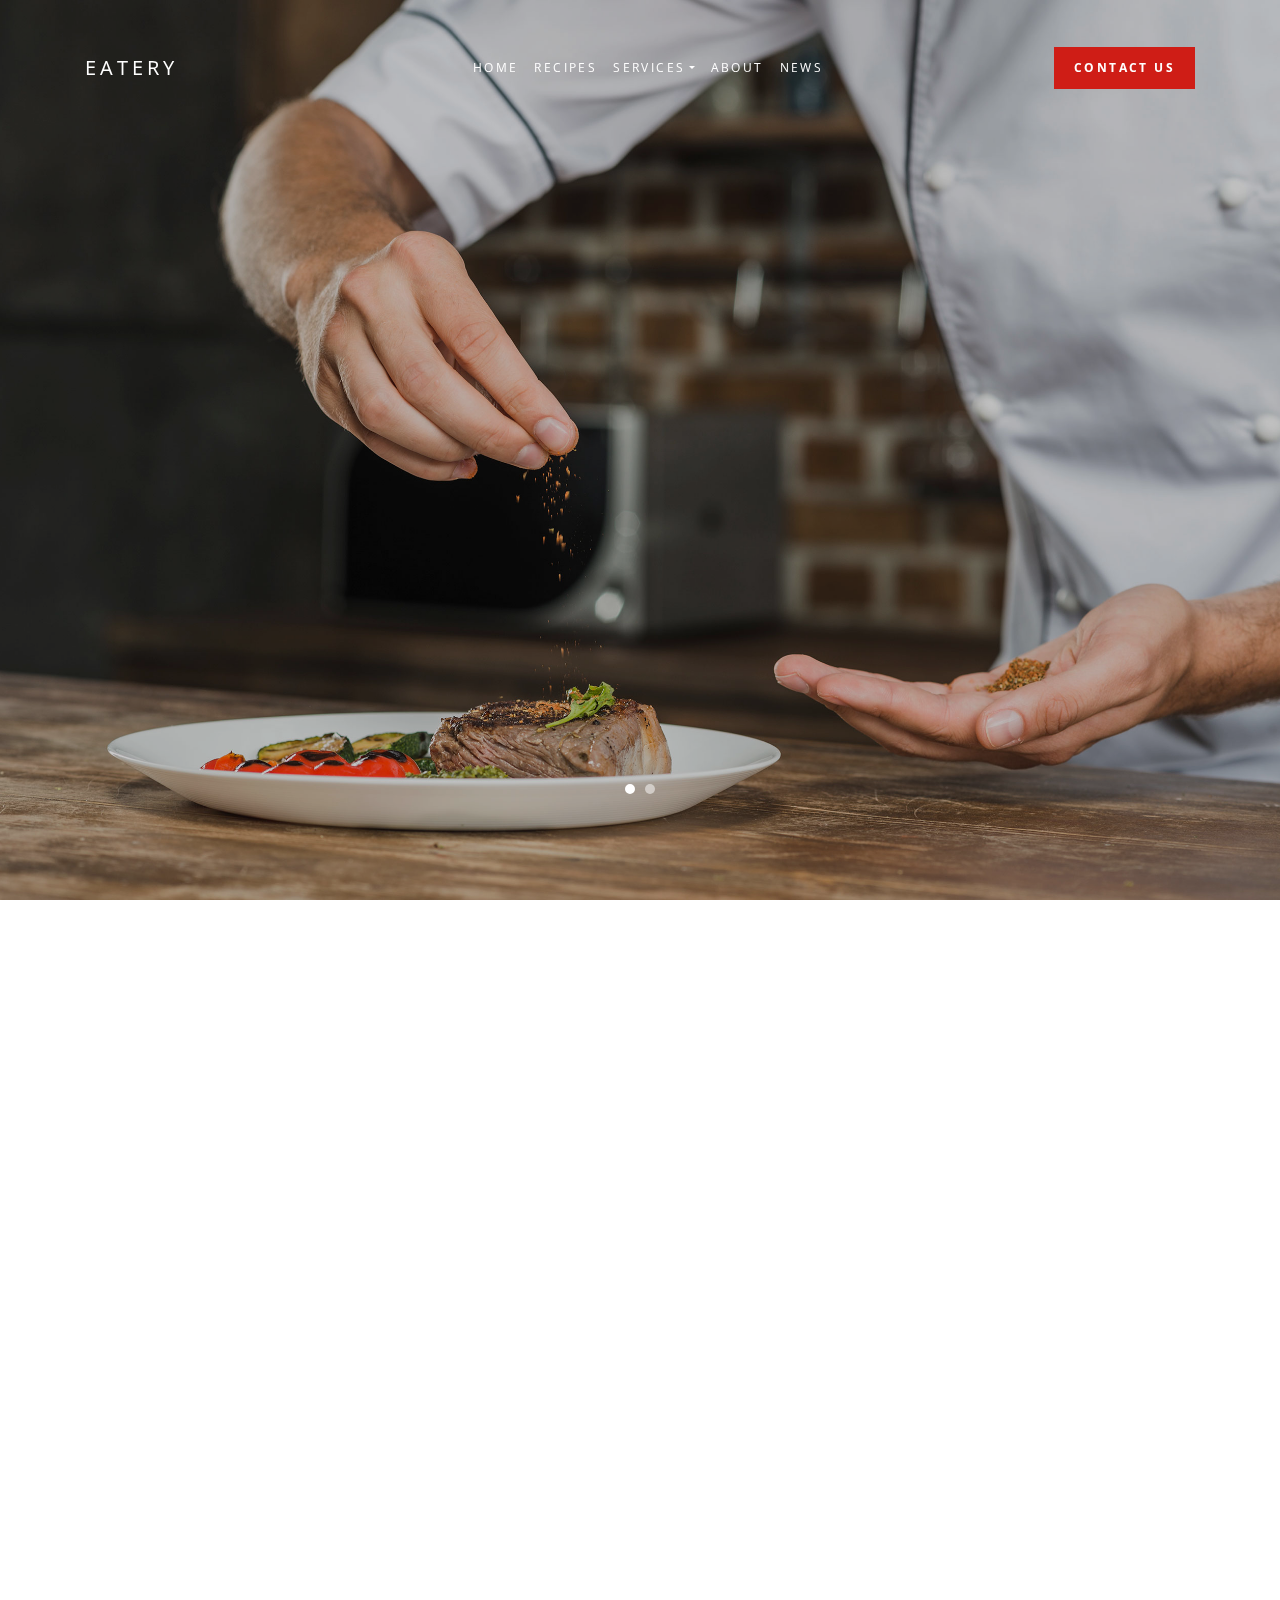
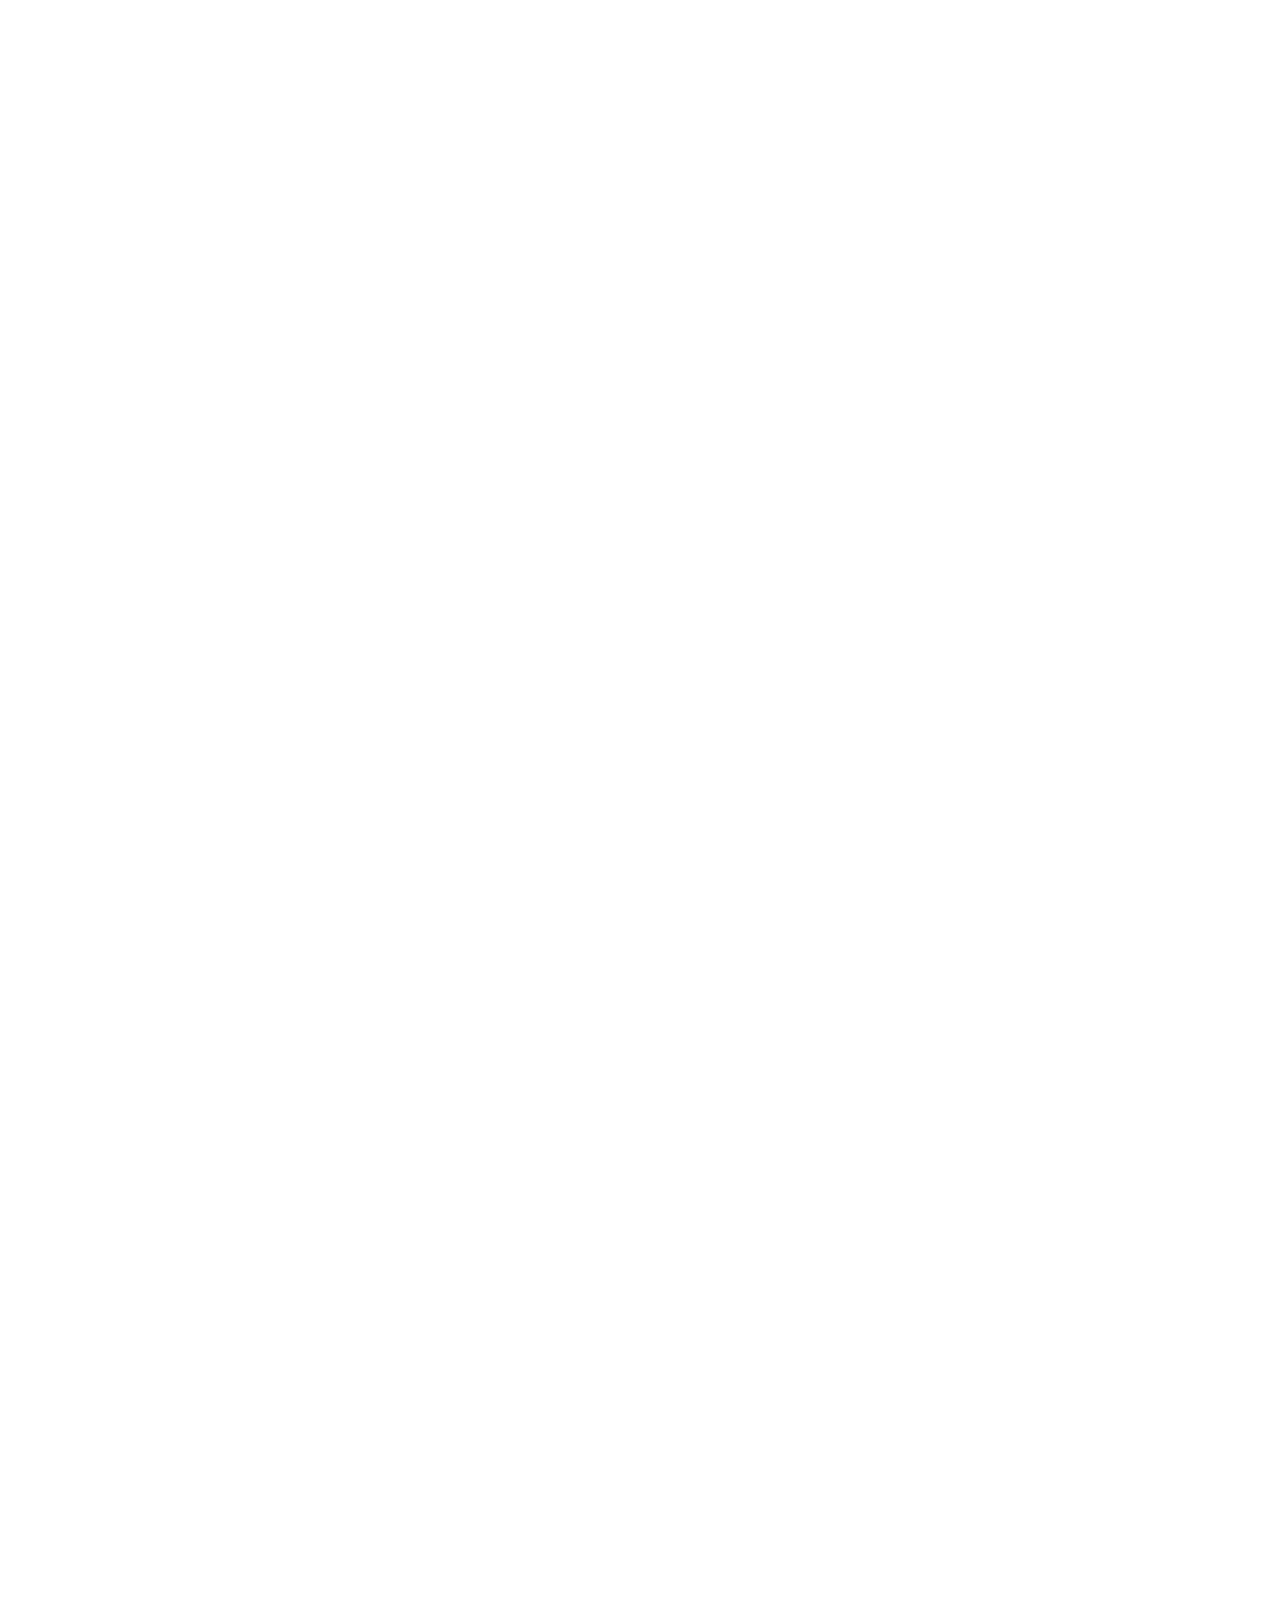
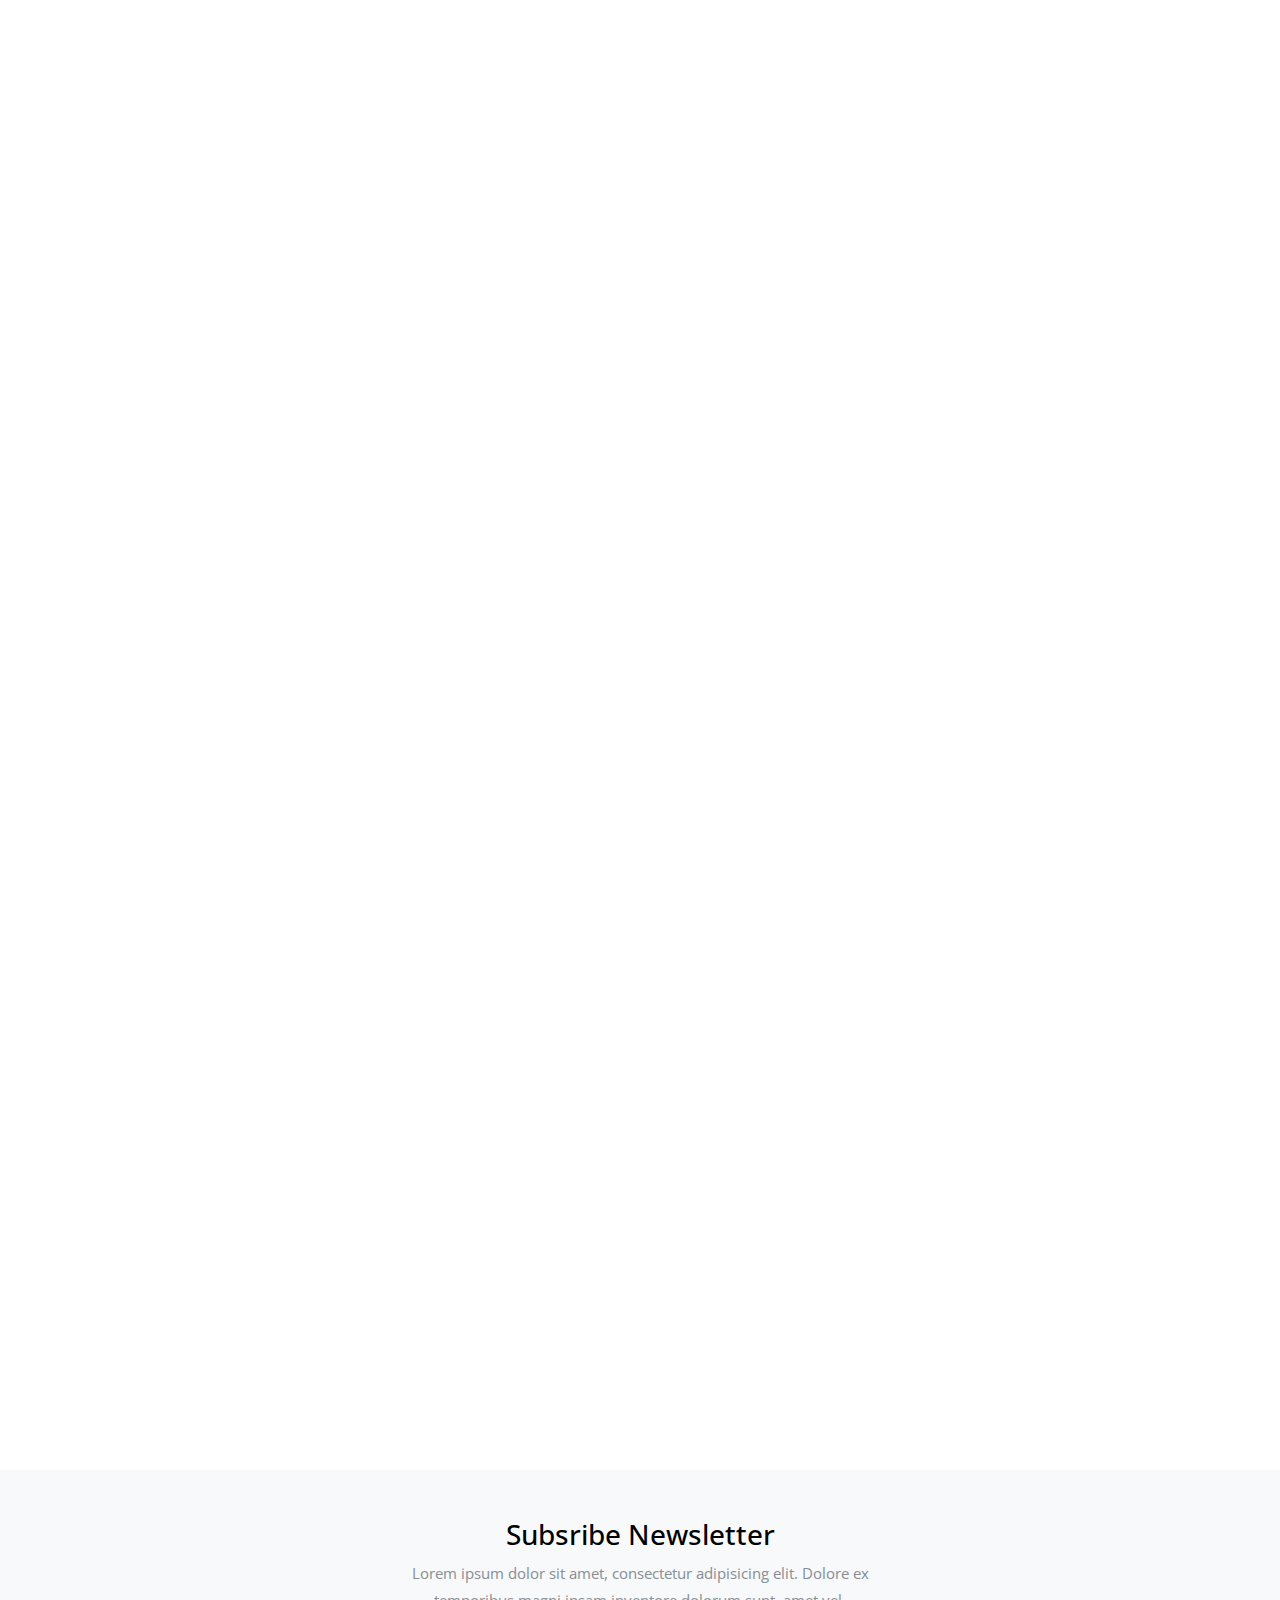
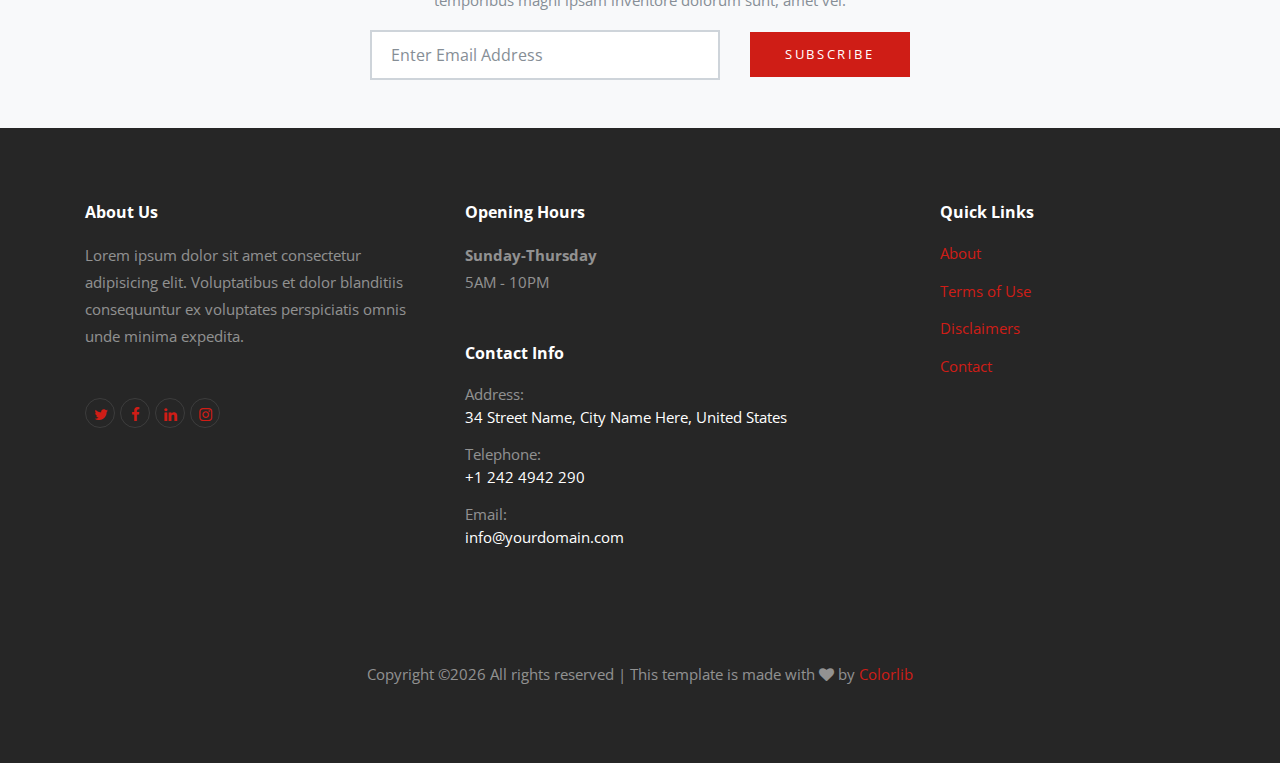
<file: eatery-new-master/index.html>
<!doctype html>
<html lang="en">
  <head>
    <title>Eatery Colorlib Website Template</title>
    <meta charset="utf-8">
    <meta name="viewport" content="width=device-width, initial-scale=1, shrink-to-fit=no">

    <link href="https://fonts.googleapis.com/css?family=Open+Sans:300,400,700,800" rel="stylesheet">

    <link rel="stylesheet" href="css/bootstrap.css">
    <link rel="stylesheet" href="css/animate.css">
    <link rel="stylesheet" href="css/owl.carousel.min.css">

    <link rel="stylesheet" href="css/magnific-popup.css">


    <link rel="stylesheet" href="fonts/ionicons/css/ionicons.min.css">
    <link rel="stylesheet" href="fonts/fontawesome/css/font-awesome.min.css">
    <link rel="stylesheet" href="fonts/flaticons/font/flaticon.css">

    <!-- Theme Style -->
    <link rel="stylesheet" href="css/style.css">
  </head>
  <body>
    
    <header role="banner">
      <nav class="navbar navbar-expand-md navbar-dark bg-dark">
        <div class="container">
          <a class="navbar-brand" href="index.html">Eatery</a>
          <button class="navbar-toggler" type="button" data-toggle="collapse" data-target="#navbarsExample05" aria-controls="navbarsExample05" aria-expanded="false" aria-label="Toggle navigation">
            <span class="navbar-toggler-icon"></span>
          </button>

          <div class="collapse navbar-collapse" id="navbarsExample05">
            <ul class="navbar-nav ml-auto pl-lg-5 pl-0">
              <li class="nav-item">
                <a class="nav-link active" href="index.html">Home</a>
              </li>
              <li class="nav-item">
                <a class="nav-link" href="recipes.html">Recipes</a>
              </li>
              <li class="nav-item dropdown">
                <a class="nav-link dropdown-toggle" href="services.html" id="dropdown04" data-toggle="dropdown" aria-haspopup="true" aria-expanded="false">Services</a>
                <div class="dropdown-menu" aria-labelledby="dropdown04">
                  <a class="dropdown-item" href="services.html">Catering</a>
                  <a class="dropdown-item" href="services.html">Birthday Party</a>
                  <a class="dropdown-item" href="services.html">Wedding Party</a>
                </div>
              </li>
              <li class="nav-item">
                <a class="nav-link" href="about.html">About</a>
              </li>
              <li class="nav-item">
                <a class="nav-link" href="news.html">News</a>
              </li>
            </ul>

            <ul class="navbar-nav ml-auto">
              <li class="nav-item cta-btn">
                <a class="nav-link" href="contact.html">Contact Us</a>
              </li>
            </ul>
            
          </div>
        </div>
      </nav>
    </header>
    <!-- END header -->
    
    <section class="home-slider owl-carousel">
      <div class="slider-item" style="background-image: url('img/hero_1.jpg');">
        
        <div class="container">
          <div class="row slider-text align-items-center justify-content-center">
            <div class="col-md-8 text-center col-sm-12 element-animate">
              <h1>Expert Chefs</h1>
              <p class="mb-5">Lorem ipsum dolor sit amet, consectetur adipisicing elit. Commodi unde impedit, necessitatibus, soluta sit quam minima expedita atque corrupti reiciendis.</p>
              <p><a href="#" class="btn btn-white btn-outline-white">Get Started</a></p>
            </div>
          </div>
        </div>

      </div>

      <div class="slider-item" style="background-image: url('img/hero_2.jpg');">
        <div class="container">
          <div class="row slider-text align-items-center justify-content-center">
            <div class="col-md-8 text-center col-sm-12 element-animate">
              <h1>Delecious Food</h1>
              <p class="mb-5">Lorem ipsum dolor sit amet, consectetur adipisicing elit. Commodi unde impedit, necessitatibus, soluta sit quam minima expedita atque corrupti reiciendis.</p>
              <p><a href="#" class="btn btn-white btn-outline-white">Get Started</a></p>
            </div>
          </div>
        </div>
        
      </div>

    </section>
    <!-- END slider -->
    

    <section class="section bg-light element-animate">
      <div class="container">
        <div class="row">
          <div class="col-md-6 mb-4 mb-lg-0 col-lg-3 text-center">
            <span class="flaticon-cheers display-4 text-black d-block mb-4"></span>
            <h4 class="mb-4 text-primary">Drinks</h4>
            <p>Lorem ipsum dolor sit amet, consectetur adipisicing elit. Quae hic maiores. Velit nisi, reprehenderit, nobis officia.</p>
          </div>
          <div class="col-md-6 mb-4 mb-lg-0 col-lg-3 text-center">
            <span class="flaticon-fish display-4 text-black d-block mb-4"></span>
            <h4 class="mb-4 text-primary">Sea Foods</h4>
            <p>Lorem ipsum dolor sit amet, consectetur adipisicing elit. Quae hic maiores. Velit nisi, reprehenderit, nobis officia.</p>
          </div>
          <div class="col-md-6 mb-4 mb-lg-0 col-lg-3 text-center">
            <span class="flaticon-coffee-cup display-4 text-black d-block mb-4"></span>
            <h4 class="mb-4 text-primary">Cup Coffees</h4>
            <p>Lorem ipsum dolor sit amet, consectetur adipisicing elit. Quae hic maiores. Velit nisi, reprehenderit, nobis officia.</p>
          </div>
          <div class="col-md-6 mb-4 mb-lg-0 col-lg-3 text-center">
            <span class="flaticon-salad display-4 text-black d-block mb-4"></span>
            <h4 class="mb-4 text-primary">Fresh Salad</h4>
            <p>Lorem ipsum dolor sit amet, consectetur adipisicing elit. Quae hic maiores. Velit nisi, reprehenderit, nobis officia.</p>
          </div>
        </div>
      </div>
    </section>
    
    <section class="section element-animate">

      <div class="clearfix mb-5 pb-5">
        <div class="container-fluid">
          <div class="row">
            <div class="col-md-12 text-center heading-wrap">
              <h2>Special Dishes</h2>
              <span class="back-text">Dishes</span>
            </div>
          </div>
        </div>
      </div>

      <div class="owl-carousel centernonloop">
        <a href="#" class="item-dishes">
          <div class="text">
            <p class="dishes-price">$11.50</p>
            <h2 class="dishes-heading">Organic tomato salad, gorgonzola cheese, capers</h2>
          </div>
          <img src="img/dishes_1.jpg" alt="" class="img-fluid">
        </a>
        <a href="#" class="item-dishes">
          <div class="text">
            <p class="dishes-price">$12.00</p>
            <h2 class="dishes-heading">Baked broccoli</h2>
          </div>
          <img src="img/dishes_2.jpg" alt="" class="img-fluid">
        </a>
        <a href="#" class="item-dishes">
          <div class="text">
            <p class="dishes-price">$11.00</p>
            <h2 class="dishes-heading">Spicy meatballs</h2>
          </div>
          <img src="img/dishes_3.jpg" alt="" class="img-fluid">
        </a>
        <a href="#" class="item-dishes">
          <div class="text">
            <p class="dishes-price">$12.00</p>
            <h2 class="dishes-heading">Eggplant parmigiana</h2>
          </div>
          <img src="img/dishes_4.jpg" alt="" class="img-fluid">
        </a>
      </div>
    </section> <!-- .section -->

    <section class="section bg-light element-animate">

      <div class="clearfix mb-5 pb-5">
        <div class="container-fluid">
          <div class="row">
            <div class="col-md-12 text-center heading-wrap">
              <h2>Our Menu</h2>
              <span class="back-text-dark">Menu</span>
            </div>
          </div>
        </div>
      </div>

      <div class="container">
        
        <div class="row no-gutters">
          <div class="col-md-6">
            <div class="sched d-block d-lg-flex">
              <div class="bg-image order-2" style="background-image: url('img/dishes_4.jpg');"></div>
              <div class="text order-1">
                <h3>Grilled Caesar salad, shaved reggiano</h3>
                <p>Lorem ipsum dolor sit amet consectetur adipisicing elit. Architecto illo delectus...</p>
                <p class="text-primary h3">$12.00</p>
              </div>
              
            </div>

            <div class="sched d-block d-lg-flex">
              <div class="bg-image" style="background-image: url('img/dishes_1.jpg');"></div>
              <div class="text">
                <h3>Spicy Calamari and beans</h3>
                <p>Lorem ipsum dolor sit amet consectetur adipisicing elit. Architecto illo delectus...</p>
                <p class="text-primary h3">$12.00</p>
                
              </div>
              
            </div>

          </div>

          <div class="col-md-6">
            <div class="sched d-block d-lg-flex">
              <div class="bg-image order-2" style="background-image: url('img/dishes_2.jpg');"></div>
              <div class="text order-1">
                <h3>Bacon wrapped wild gulf prawns</h3>
                <p>Lorem ipsum dolor sit amet consectetur adipisicing elit. Architecto illo delectus...</p>
                <p class="text-primary h3">$18.00</p>
                
              </div>
              
            </div>

            <div class="sched d-block d-lg-flex">
              <div class="bg-image" style="background-image: url('img/dishes_3.jpg');"></div>
              <div class="text">
                <h3>Seared ahi tuna fillet*, honey-ginger sauce</h3>
                <p>Lorem ipsum dolor sit amet consectetur adipisicing elit. Architecto illo delectus...</p>
                <p class="text-primary h3">$16.00</p>
                
              </div>
              
            </div>

          </div>
        </div>
        

      </div>
    </section> <!-- .section -->

   

    <section class="section element-animate">

      <div class="clearfix mb-5 pb-5">
        <div class="container-fluid">
          <div class="row">
            <div class="col-md-12 text-center heading-wrap">
              <h2>Testimonial</h2>
              <span class="back-text">Testimonial</span>
            </div>
          </div>
        </div>
      </div>

      <div class="container">
        <div class="row">
          <div class="col-md-4">
            <blockquote class="testimonial">
              <p>&ldquo; Lorem ipsum dolor sit amet, consectetur adipisicing elit. Dolor, obcaecati? Quis eum minus, sequi atque quisquam ducimus aliquam veritatis nobis cum iusto neque enim explicabo maxime natus doloribus, fuga sunt. &rdquo;</p>
              <div class="d-flex author">
                <img src="img/person_1.jpg" alt="" class="mr-4">
                <div class="author-info">
                  <h4>Mellisa Howard</h4>
                  <p>CEO, XYZ Company</p>
                </div>
              </div>  
            </blockquote>
          </div>
          <div class="col-md-4">
            <blockquote class="testimonial">
              <p>&ldquo; Lorem ipsum dolor sit amet, consectetur adipisicing elit. Dolor, obcaecati? Quis eum minus, sequi atque quisquam ducimus aliquam veritatis nobis cum iusto neque enim explicabo maxime natus doloribus, fuga sunt. &rdquo;</p>
              <div class="d-flex author">
                <img src="img/person_2.jpg" alt="" class="mr-4">
                <div class="author-info">
                  <h4>Mike Richardson</h4>
                  <p>CEO, XYZ Company</p>
                </div>
              </div>  
            </blockquote>
          </div>
          <div class="col-md-4">
            <blockquote class="testimonial">
              <p>&ldquo; Lorem ipsum dolor sit amet, consectetur adipisicing elit. Dolor, obcaecati? Quis eum minus, sequi atque quisquam ducimus aliquam veritatis nobis cum iusto neque enim explicabo maxime natus doloribus, fuga sunt. &rdquo;</p>
              <div class="d-flex author">
                <img src="img/person_3.jpg" alt="" class="mr-4">
                <div class="author-info">
                  <h4>Charles White</h4>
                  <p>CEO, XYZ Company</p>
                </div>
              </div>  
            </blockquote>
          </div>
        </div>
      </div>
    </section> <!-- .section -->

    <section class="section element-animate">
      <div class="clearfix mb-5 pb-5">
        <div class="container-fluid">
          <div class="row">
            <div class="col-md-12 text-center heading-wrap">
              <h2>Blog</h2>
              <span class="back-text">Our Blog</span>
            </div>
          </div>
        </div>
      </div>

      <div class="container">
        <div class="row">
          <div class="col-md-6">
            <div class="blog d-block d-lg-flex">
              <div class="bg-image" style="background-image: url('img/dishes_1.jpg');"></div>
              <div class="text">
                <h3>How to cook beef steak with sauce</h3>
                <p class="sched-time">
                  <span><span class="fa fa-calendar"></span> April 22, 2018</span> <br>
                </p>
                <p>Lorem ipsum dolor sit amet consectetur adipisicing elit. Architecto illo delectus...</p>
                
                <p><a href="#" class="btn btn-primary btn-sm">Read More</a></p>
                
              </div>
              
            </div>
          </div>
          <div class="col-md-6">
            <div class="blog d-block d-lg-flex">
              <div class="bg-image" style="background-image: url('img/dishes_2.jpg');"></div>
              <div class="text">
                <h3>How to cook beef steak with sauce</h3>
                <p class="sched-time">
                  <span><span class="fa fa-calendar"></span> April 22, 2018</span> <br>
                </p>
                <p>Lorem ipsum dolor sit amet consectetur adipisicing elit. Architecto illo delectus...</p>
                
                <p><a href="#" class="btn btn-primary btn-sm">Read More</a></p>
                
              </div>
              
            </div>
          </div>
        </div>
      </div>

    </section> <!-- .section -->

    
    <section class="py-5 bg-light">
      <div class="container">
        <div class="row justify-content-center">
          <div class="col-lg-6 text-center">
            <div class="row">
              <div class="col-md-12">
                <h3>Subsribe Newsletter</h3>
                <p>Lorem ipsum dolor sit amet, consectetur adipisicing elit. Dolore ex temporibus magni ipsam inventore dolorum sunt, amet vel.</p>
              </div>

              <form action="" class="col-12">
                <div class="row align-items-center">
                <div class="col-md-8 mb-3 mb-md-0">
                  <input type="text" class="form-control" placeholder="Enter Email Address">
                </div>
                <div class="col-md-4">
                  <input type="submit" class="btn btn-primary btn-block" value="Subscribe">
                </div>
                </div>
              </form>
            </div>
          </div>
        </div>
      </div>
    </section>


    <footer class="site-footer" role="contentinfo">
      <div class="container">
        <div class="row mb-5">
          <div class="col-md-4 mb-5">
            <h3>About Us</h3>
            <p class="mb-5">Lorem ipsum dolor sit amet consectetur adipisicing elit. Voluptatibus et dolor blanditiis consequuntur ex voluptates perspiciatis omnis unde minima expedita.</p>
            <ul class="list-unstyled footer-link d-flex footer-social">
              <li><a href="#" class="p-2"><span class="fa fa-twitter"></span></a></li>
              <li><a href="#" class="p-2"><span class="fa fa-facebook"></span></a></li>
              <li><a href="#" class="p-2"><span class="fa fa-linkedin"></span></a></li>
              <li><a href="#" class="p-2"><span class="fa fa-instagram"></span></a></li>
            </ul>

          </div>
          <div class="col-md-5 mb-5">
            <div class="mb-5">
              <h3>Opening Hours</h3>
              <p><strong class="d-block">Sunday-Thursday</strong> 5AM - 10PM</p>
            </div>
            <div>
              <h3>Contact Info</h3>
              <ul class="list-unstyled footer-link">
                <li class="d-block">
                  <span class="d-block">Address:</span>
                  <span class="text-white">34 Street Name, City Name Here, United States</span></li>
                <li class="d-block"><span class="d-block">Telephone:</span><span class="text-white">+1 242 4942 290</span></li>
                <li class="d-block"><span class="d-block">Email:</span><span class="text-white">info@yourdomain.com</span></li>
              </ul>
            </div>
          </div>
          <div class="col-md-3 mb-5">
            <h3>Quick Links</h3>
            <ul class="list-unstyled footer-link">
              <li><a href="#">About</a></li>
              <li><a href="#">Terms of Use</a></li>
              <li><a href="#">Disclaimers</a></li>
              <li><a href="#">Contact</a></li>
            </ul>
          </div>
          <div class="col-md-3">
          
          </div>
        </div>
        <div class="row">
          <div class="col-12 text-md-center text-left">
            <p><!-- Link back to Colorlib can't be removed. Template is licensed under CC BY 3.0. -->
        Copyright &copy;<script>document.write(new Date().getFullYear());</script> All rights reserved | This template is made with <i class="fa fa-heart" aria-hidden="true"></i> by <a href="https://colorlib.com" target="_blank" >Colorlib</a>
        <!-- Link back to Colorlib can't be removed. Template is licensed under CC BY 3.0. --></p>
          </div>
        </div>
      </div>
    </footer>
    <!-- END footer -->

    <!-- loader -->
    <div id="loader" class="show fullscreen"><svg class="circular" width="48px" height="48px"><circle class="path-bg" cx="24" cy="24" r="22" fill="none" stroke-width="4" stroke="#eeeeee"/><circle class="path" cx="24" cy="24" r="22" fill="none" stroke-width="4" stroke-miterlimit="10" stroke="#cf1d16"/></svg></div>

    <script src="js/jquery-3.2.1.min.js"></script>
    <script src="js/popper.min.js"></script>
    <script src="js/bootstrap.min.js"></script>
    <script src="js/owl.carousel.min.js"></script>
    <script src="js/jquery.waypoints.min.js"></script>

    <script src="js/jquery.magnific-popup.min.js"></script>
    <script src="js/magnific-popup-options.js"></script>
    

    <script src="js/main.js"></script>
  </body>
</html>
</file>
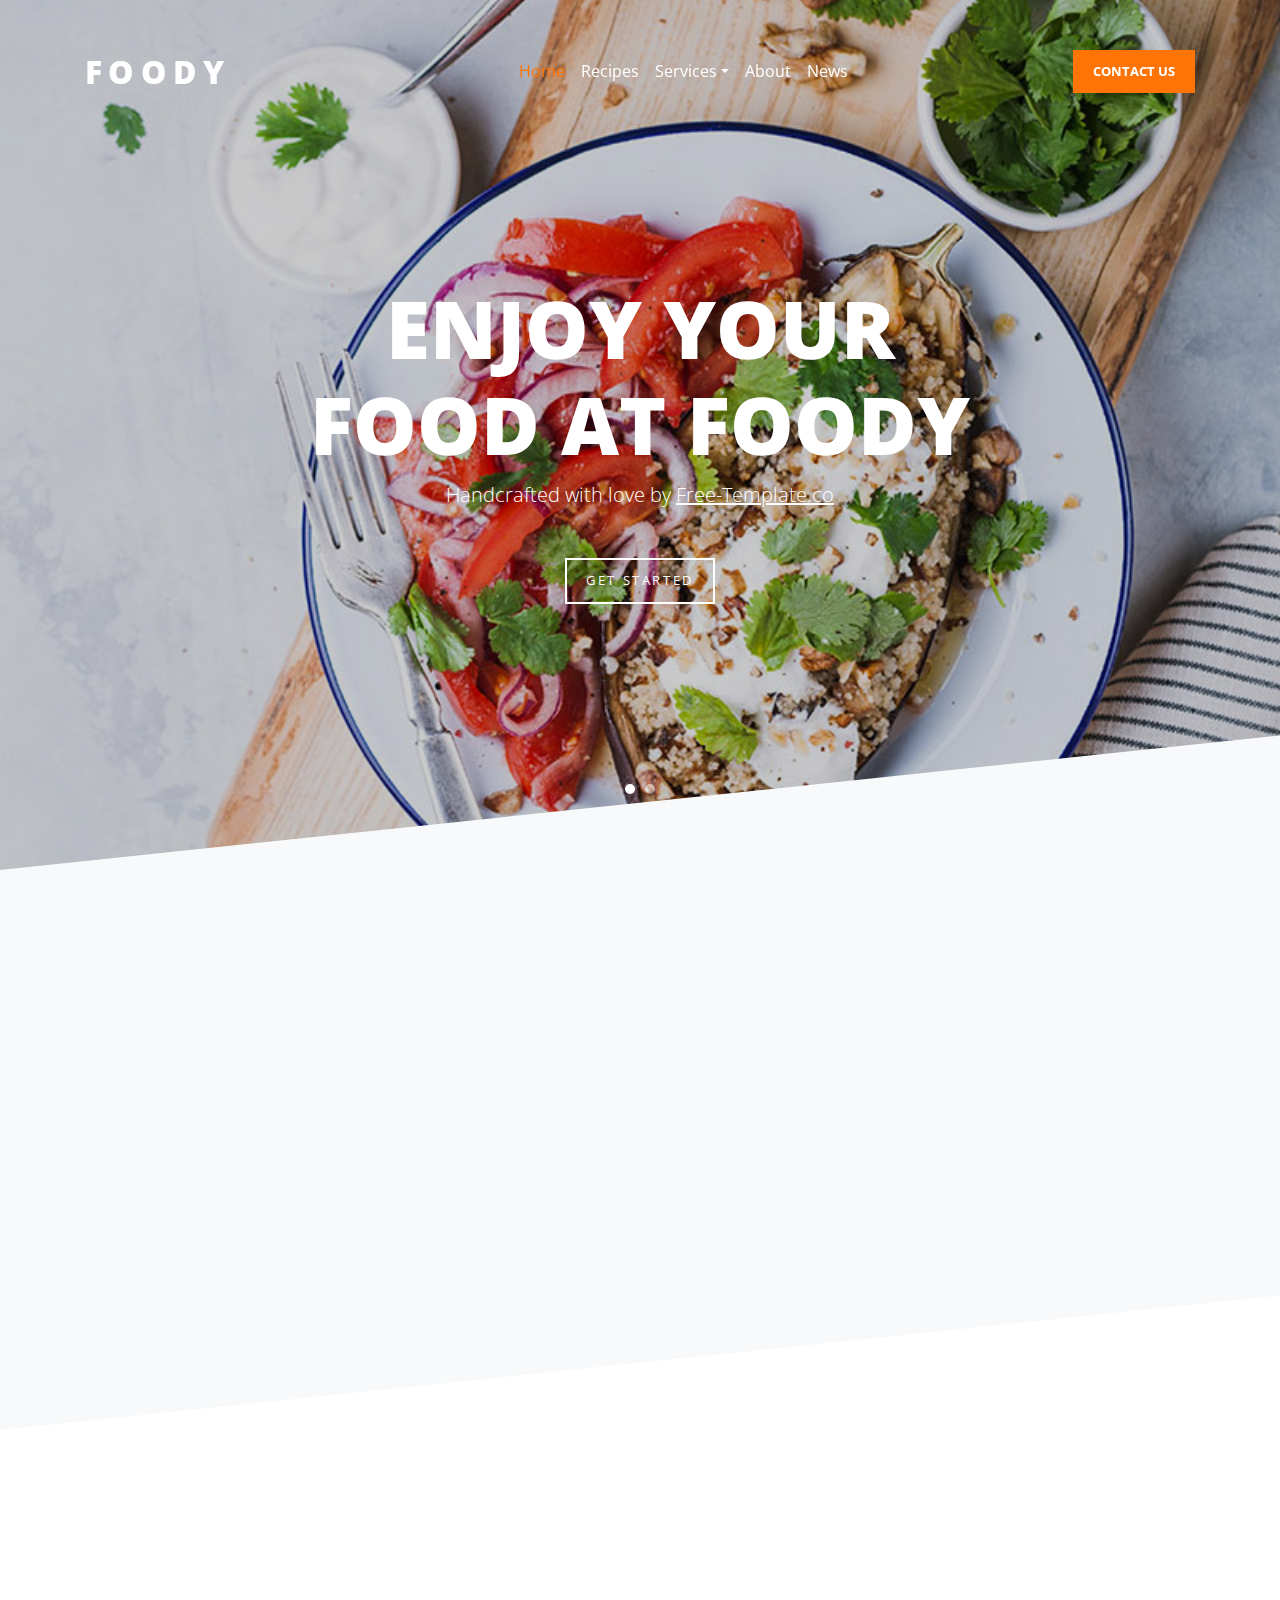
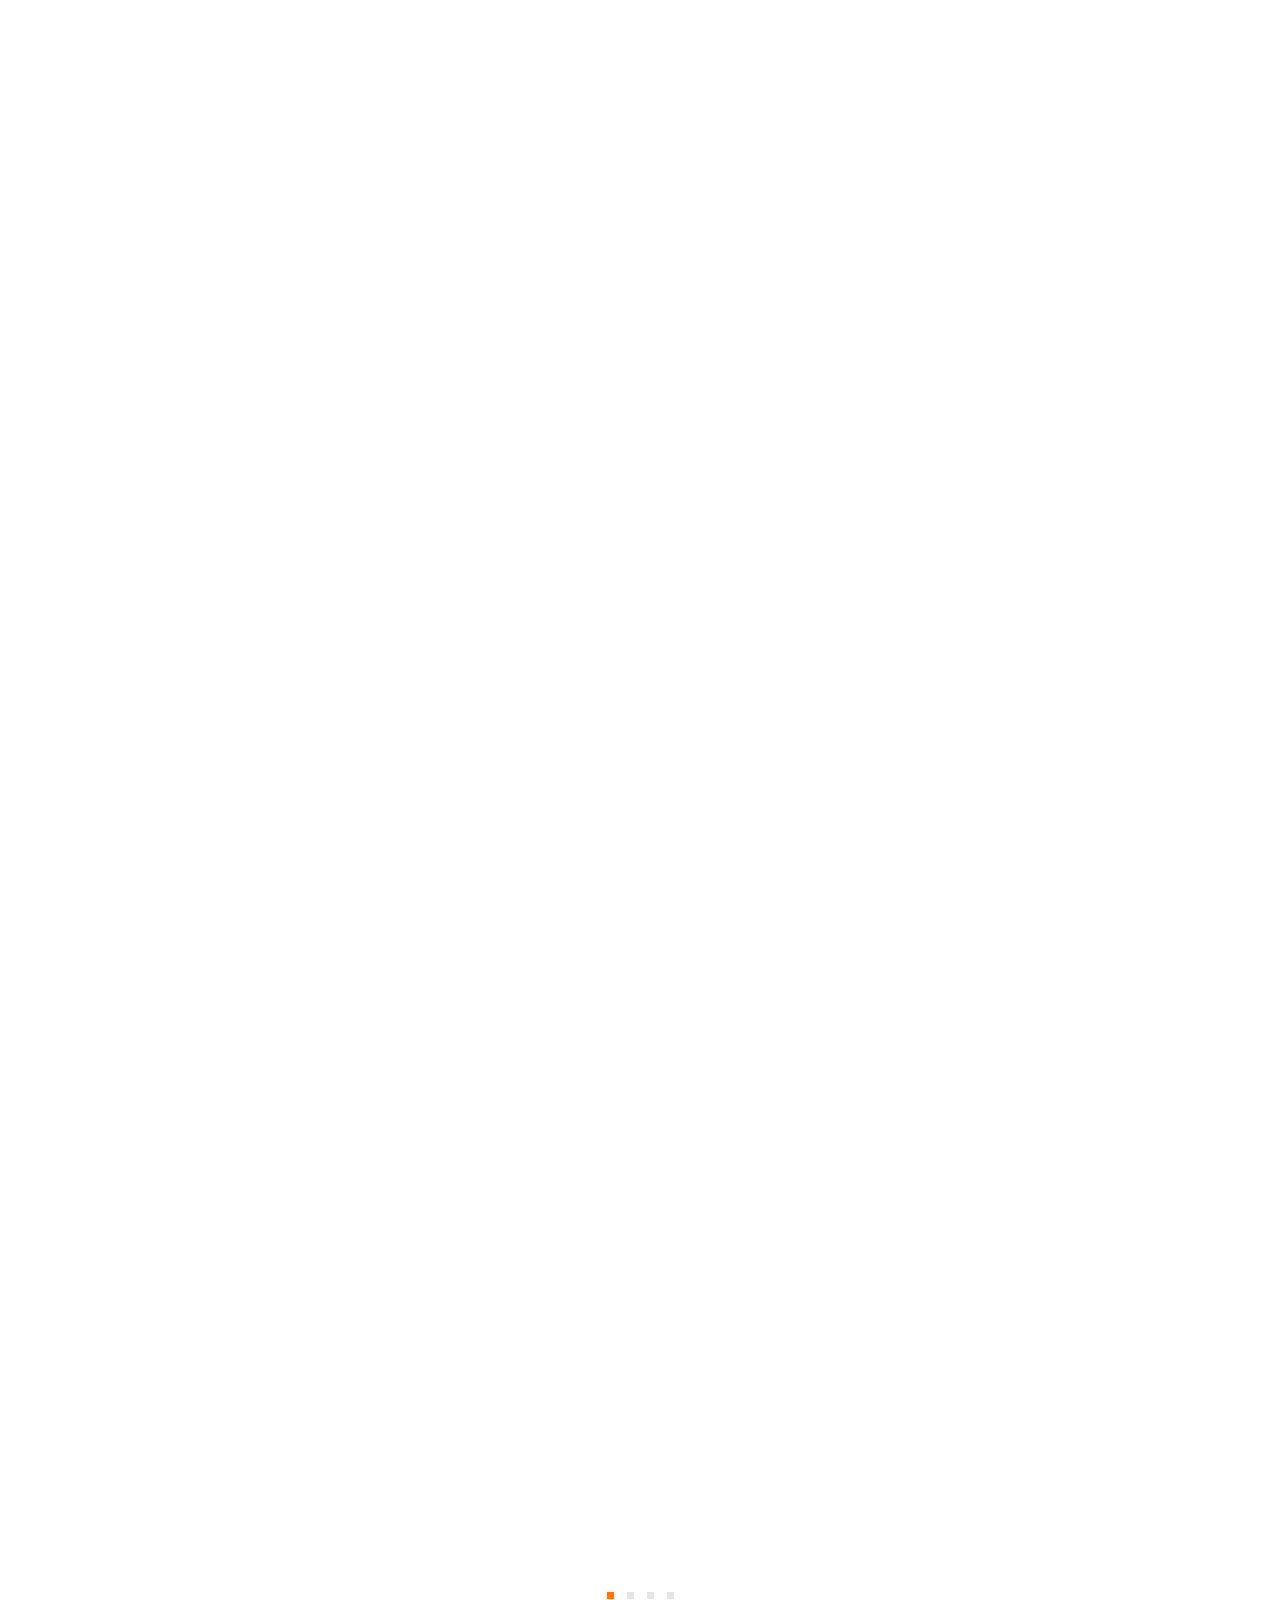
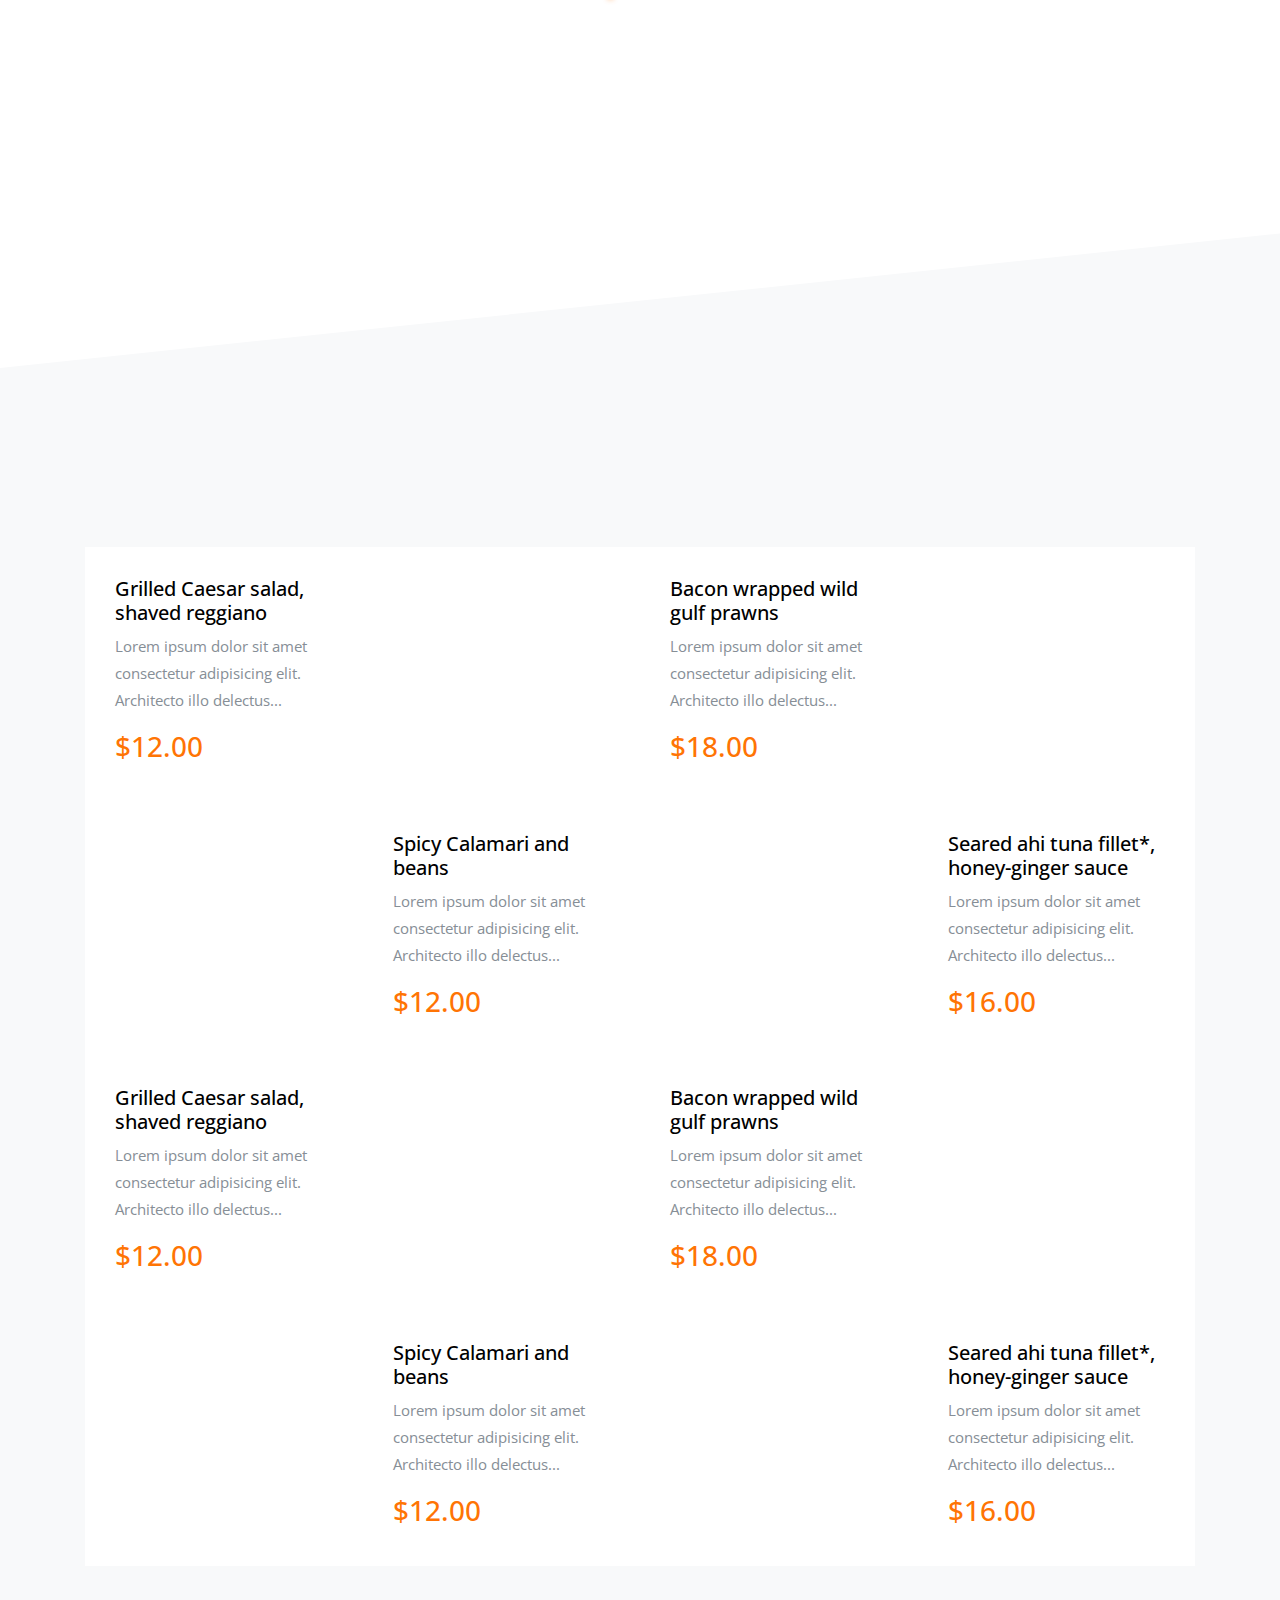
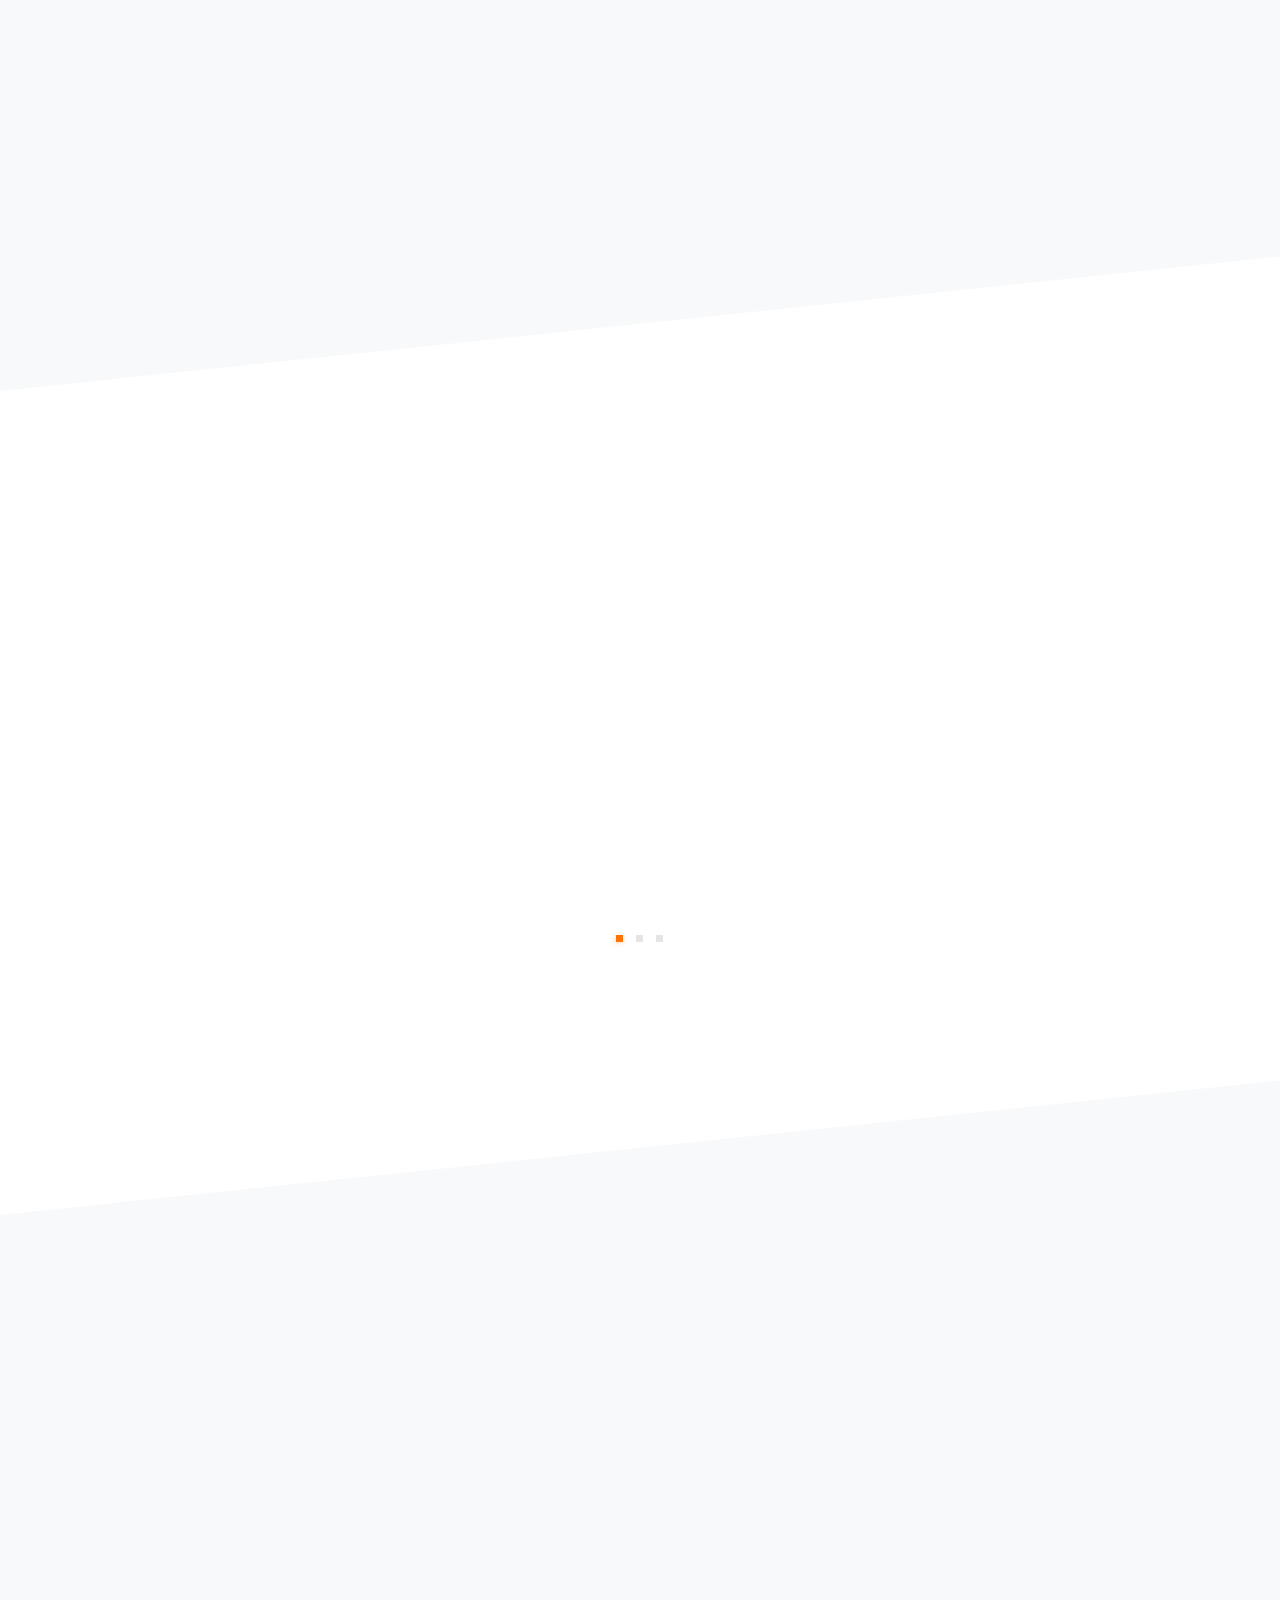
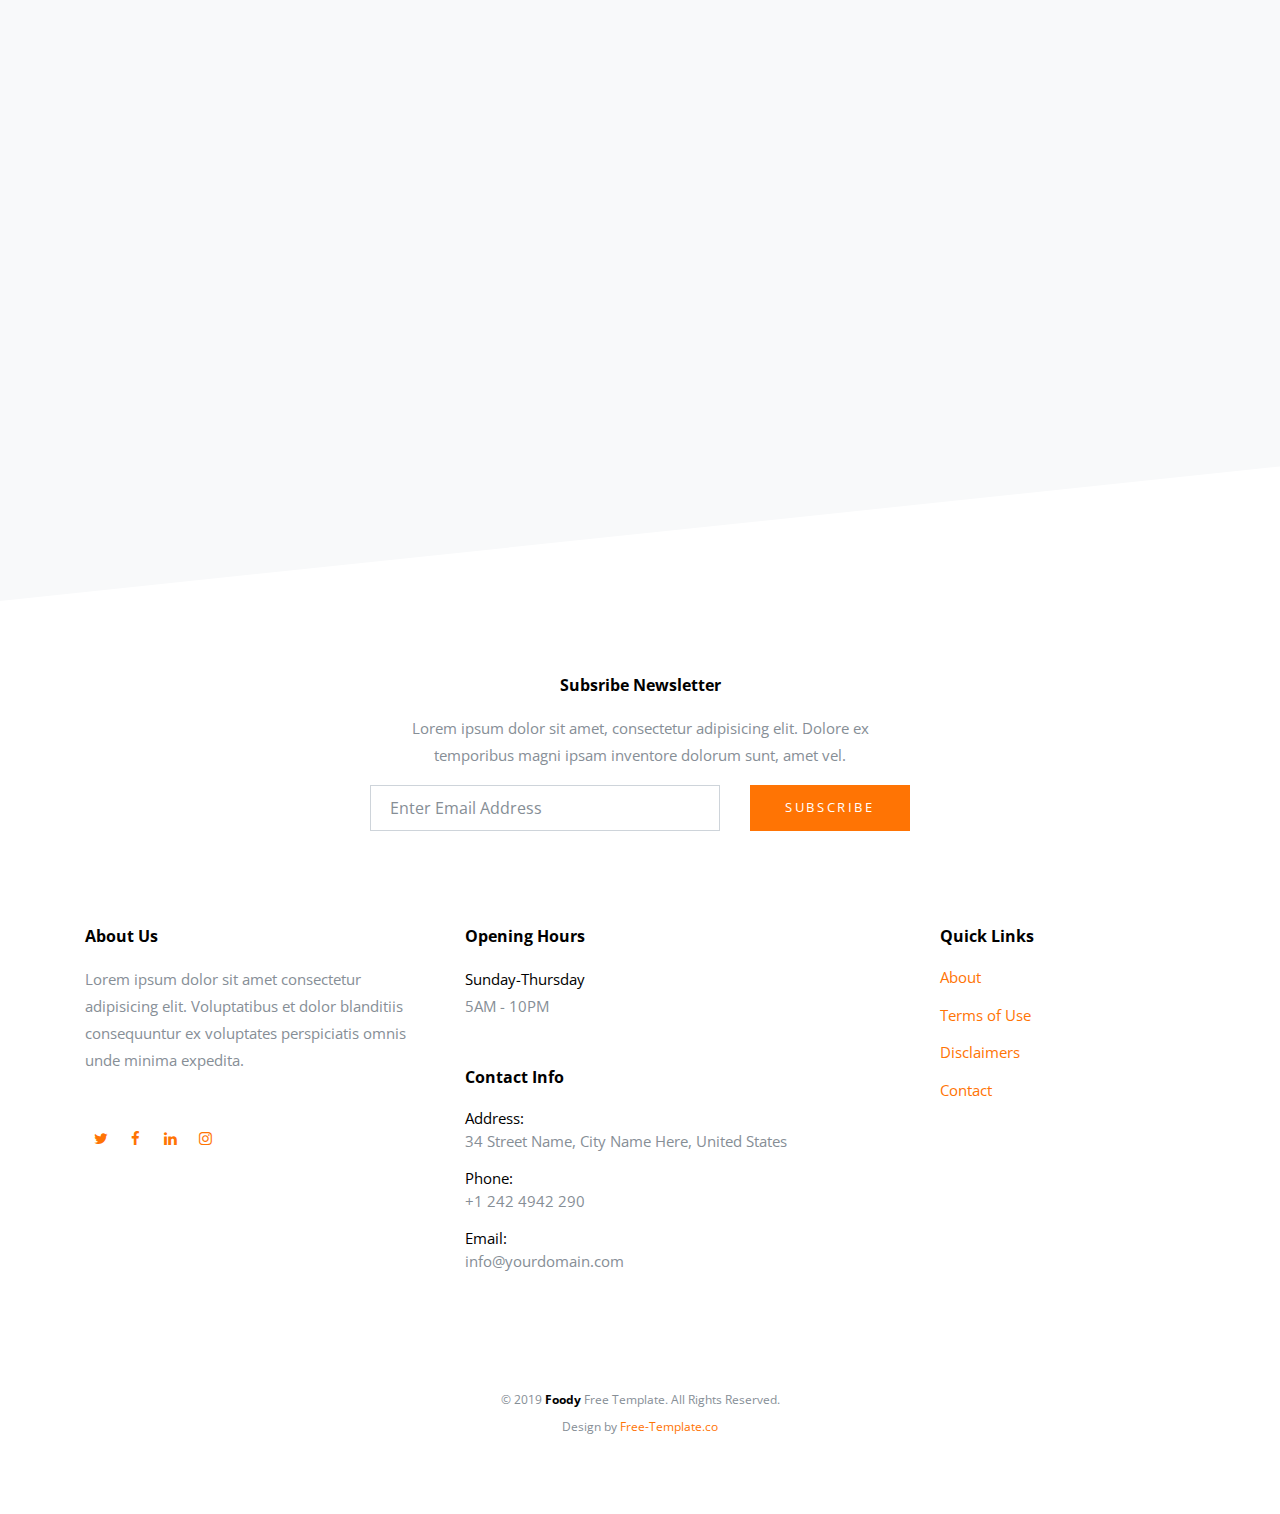
<file: foody-master/index.html>
<!-- 
////////////////////////////////////////////////////////////////

Author: Free-Template.co
Author URL: http://free-template.co.
License: https://creativecommons.org/licenses/by/3.0/
License URL: https://creativecommons.org/licenses/by/3.0/
Site License URL: https://free-template.co/template-license/
  
Website:  https://free-template.co
Facebook: https://www.facebook.com/FreeDashTemplate.co
Twitter:  https://twitter.com/Free_Templateco
RSS Feed: https://feeds.feedburner.com/Free-templateco

////////////////////////////////////////////////////////////////
-->
<!DOCTYPE html>
<html lang="en">
  <head>
    <title>Foody &mdash; Onepage Website Template by Free-Template.co</title>
    <meta charset="utf-8">
    <meta name="viewport" content="width=device-width, initial-scale=1, shrink-to-fit=no">
    
    <meta name="description" content="" />
    <meta name="keywords" content="" />
    <meta name="author" content="Free-Template.co" />

    <link rel="shortcut icon" href="ftco-32x32.png">

    <link href="https://fonts.googleapis.com/css?family=Open+Sans:300,400,700,800" rel="stylesheet">

    <link rel="stylesheet" href="css/bootstrap.css">
    <link rel="stylesheet" href="css/animate.css">
    <link rel="stylesheet" href="css/owl.carousel.min.css">
    <link rel="stylesheet" href="css/aos.css">

    <link rel="stylesheet" href="css/magnific-popup.css">


    <link rel="stylesheet" href="fonts/ionicons/css/ionicons.min.css">
    <link rel="stylesheet" href="fonts/fontawesome/css/font-awesome.min.css">
    <link rel="stylesheet" href="fonts/flaticon/font/flaticon.css">

    <!-- Theme Style -->
    <link rel="stylesheet" href="css/style.css">
  </head>
  <body>
    
    <header role="banner">
      <nav class="navbar navbar-expand-md navbar-dark bg-dark">
        <div class="container">
          <a class="navbar-brand" href="index.html">Foody</a>
          <button class="navbar-toggler" type="button" data-toggle="collapse" data-target="#navbarsExample05" aria-controls="navbarsExample05" aria-expanded="false" aria-label="Toggle navigation">
            <span class="navbar-toggler-icon"></span>
          </button>

          <div class="collapse navbar-collapse" id="navbarsExample05">
            <ul class="navbar-nav ml-auto pl-lg-5 pl-0">
              <li class="nav-item">
                <a class="nav-link active" href="index.html">Home</a>
              </li>
              <li class="nav-item">
                <a class="nav-link" href="recipes.html">Recipes</a>
              </li>
              <li class="nav-item dropdown">
                <a class="nav-link dropdown-toggle" href="services.html" id="dropdown04" data-toggle="dropdown" aria-haspopup="true" aria-expanded="false">Services</a>
                <div class="dropdown-menu" aria-labelledby="dropdown04">
                  <a class="dropdown-item" href="services.html">Food Catering</a>
                  <a class="dropdown-item" href="services.html">Drink &amp; Beverages</a>
                  <a class="dropdown-item" href="services.html">Wedding &amp; Birthday</a>
                </div>
              </li>
              <li class="nav-item">
                <a class="nav-link" href="about.html">About</a>
              </li>
              <li class="nav-item">
                <a class="nav-link" href="news.html">News</a>
              </li>
            </ul>

            <ul class="navbar-nav ml-auto">
              <li class="nav-item cta-btn">
                <a class="nav-link" href="contact.html">Contact Us</a>
              </li>
            </ul>
            
          </div>
        </div>
      </nav>
    </header>
    <!-- END header -->
    
    <div class="slider-wrap">
      <section class="home-slider owl-carousel">


        <div class="slider-item" style="background-image: url('img/hero_1.jpg');">
          
          <div class="container">
            <div class="row slider-text align-items-center justify-content-center">
              <div class="col-md-8 text-center col-sm-12 ">
                <h1 data-aos="fade-up">Enjoy Your Food at Foody</h1>
                <p class="mb-5" data-aos="fade-up" data-aos-delay="100">Handcrafted with love by <a href="https://free-template.co" target="_blank">Free-Template.co</a></p>
                <p data-aos="fade-up" data-aos-delay="200"><a href="#" class="btn btn-white btn-outline-white">Get Started</a></p>
              </div>
            </div>
          </div>

        </div>

        <div class="slider-item" style="background-image: url('img/hero_2.jpg');">
          <div class="container">
            <div class="row slider-text align-items-center justify-content-center">
              <div class="col-md-8 text-center col-sm-12 ">
                <h1 data-aos="fade-up">Delecious Food</h1>
                <p class="mb-5" data-aos="fade-up" data-aos-delay="100">Handcrafted with love by <a href="https://free-template.co" target="_blank">Free-Template.co</a></p>
                <p data-aos="fade-up" data-aos-delay="200"><a href="#" class="btn btn-white btn-outline-white">Get Started</a></p>
              </div>
            </div>
          </div>
          
        </div>

      </section>
    <!-- END slider -->
    </div> 
    

    <section class="section bg-light py-5  bottom-slant-gray">
      <div class="container">
        <div class="row">
          <div class="col-md-6 mb-4 mb-lg-0 col-lg-3 text-left service-block" data-aos="fade-up" data-aos-delay="">
            <span class="wrap-icon"><span class="flaticon-dinner d-block mb-4"></span></span>
            <h3 class="mb-2 text-primary">Enjoy Eating</h3>
            <p>A small river named Duden flows by their place and supplies it with the necessary regelialia.</p>
          </div>
          <div class="col-md-6 mb-4 mb-lg-0 col-lg-3 text-left service-block" data-aos="fade-up" data-aos-delay="100">
            <span class="wrap-icon"><span class="flaticon-fish d-block mb-4"></span></span>
            <h3 class="mb-2 text-primary">Fresh Sea Foods</h3>
            <p>A small river named Duden flows by their place and supplies it with the necessary regelialia.</p>
          </div>
          <div class="col-md-6 mb-4 mb-lg-0 col-lg-3 text-left service-block" data-aos="fade-up" data-aos-delay="200">
            <span class="wrap-icon"><span class="flaticon-hot-coffee-rounded-cup-on-a-plate-from-side-view d-block mb-4"></span></span>
            <h3 class="mb-2 text-primary">Cup of Coffees</h3>
            <p>A small river named Duden flows by their place and supplies it with the necessary regelialia.</p>
          </div>
          <div class="col-md-6 mb-4 mb-lg-0 col-lg-3 text-left service-block" data-aos="fade-up" data-aos-delay="300">
            <span class="wrap-icon"><span class="flaticon-meat d-block mb-4"></span></span>
            <h3 class="mb-2 text-primary">Meat Eaters</h3>
            <p>A small river named Duden flows by their place and supplies it with the necessary regelialia.</p>
          </div>
        </div>
      </div>
    </section>
    

    <section class="section pb-0">
      <div class="container">
        <div class="row mb-5 justify-content-center" data-aos="fade">
            <div class="col-md-7 text-center heading-wrap">
              <h2 data-aos="fade-up">The Restaurant</h2>
              <p data-aos="fade-up" data-aos-delay="100">Far far away, behind the word mountains, far from the countries Vokalia and Consonantia, there live the blind texts. Separated they live in Bookmarksgrove right at the coast of the Semantics, a large language ocean.</p>
            </div>
          </div>
        <div class="row align-items-center">
          <div class="col-lg-4">
            <img src="img/dishes_1.jpg" alt="Free website template by Free-Template.co" class="img-fluid about_img_1" data-aos="fade" data-aos-delay="200">
          </div>
          <div class="col-lg-4">
            <img src="img/about_1.jpg" alt="Free website template by Free-Template.co" class="img-fluid about_img_1" data-aos="fade" data-aos-delay="300">
            <img src="img/about_2.jpg" alt="Free website template by Free-Template.co" class="img-fluid about_img_1" data-aos="fade" data-aos-delay="400">
          </div>
          <div class="col-lg-4">
            <img src="img/dishes_3.jpg" alt="Free website template by Free-Template.co" class="img-fluid about_img_1" data-aos="fade" data-aos-delay="500">
          </div>
        </div>
      </div>
    </section>

    <section class="section ">

      <div class="clearfix mb-5 pb-5">
        <div class="container-fluid mb-5">
          <div class="row" data-aos="fade">
            <div class="col-md-12 text-center heading-wrap">
              <h2>Special Menu</h2>
            </div>
          </div>
        </div>
        <div class="owl-carousel centernonloop">
          <a href="#" class="item-dishes" data-aos="fade-right" data-aos-delay="100">
            <div class="text">
              <p class="dishes-price">$11.50</p>
              <h2 class="dishes-heading">Organic tomato salad, gorgonzola cheese, capers</h2>
            </div>
            <img src="img/dishes_1.jpg" alt="" class="img-fluid">
          </a>
          <a href="#" class="item-dishes" data-aos="fade-right" data-aos-delay="200">
            <div class="text">
              <p class="dishes-price">$12.00</p>
              <h2 class="dishes-heading">Baked broccoli</h2>
            </div>
            <img src="img/dishes_2.jpg" alt="" class="img-fluid">
          </a>
          <a href="#" class="item-dishes" data-aos="fade-right" data-aos-delay="300">
            <div class="text">
              <p class="dishes-price">$11.00</p>
              <h2 class="dishes-heading">Spicy meatballs</h2>
            </div>
            <img src="img/dishes_3.jpg" alt="" class="img-fluid">
          </a>
          <a href="#" class="item-dishes" data-aos="fade-right" data-aos-delay="400">
            <div class="text">
              <p class="dishes-price">$12.00</p>
              <h2 class="dishes-heading">Eggplant parmigiana</h2>
            </div>
            <img src="img/dishes_4.jpg" alt="" class="img-fluid">
          </a>
        </div>
      </div>

    </section> <!-- .section -->

    <section class="section bg-light  top-slant-white bottom-slant-gray">

      <div class="clearfix mb-5 pb-5">
        <div class="container-fluid">
          <div class="row" data-aos="fade">
            <div class="col-md-12 text-center heading-wrap">
              <h2>Our Menu</h2>
            </div>
          </div>
        </div>
      </div>

      <div class="container">
        
        <div class="row no-gutters">
          <div class="col-md-6">
            <div class="sched d-block d-lg-flex">
              <div class="bg-image order-2" style="background-image: url('img/dishes_4.jpg');" data-aos="fade"></div>
              <div class="text order-1">
                <h3>Grilled Caesar salad, shaved reggiano</h3>
                <p>Lorem ipsum dolor sit amet consectetur adipisicing elit. Architecto illo delectus...</p>
                <p class="text-primary h3">$12.00</p>
              </div>
              
            </div>

            <div class="sched d-block d-lg-flex">
              <div class="bg-image" style="background-image: url('img/dishes_1.jpg');" data-aos="fade"></div>
              <div class="text">
                <h3>Spicy Calamari and beans</h3>
                <p>Lorem ipsum dolor sit amet consectetur adipisicing elit. Architecto illo delectus...</p>
                <p class="text-primary h3">$12.00</p>
                
              </div>
              
            </div>

          </div>

          <div class="col-md-6">
            <div class="sched d-block d-lg-flex">
              <div class="bg-image order-2" style="background-image: url('img/dishes_2.jpg');" data-aos="fade"></div>
              <div class="text order-1">
                <h3>Bacon wrapped wild gulf prawns</h3>
                <p>Lorem ipsum dolor sit amet consectetur adipisicing elit. Architecto illo delectus...</p>
                <p class="text-primary h3">$18.00</p>
                
              </div>
              
            </div>

            <div class="sched d-block d-lg-flex">
              <div class="bg-image" style="background-image: url('img/dishes_3.jpg');" data-aos="fade"></div>
              <div class="text">
                <h3>Seared ahi tuna fillet*, honey-ginger sauce</h3>
                <p>Lorem ipsum dolor sit amet consectetur adipisicing elit. Architecto illo delectus...</p>
                <p class="text-primary h3">$16.00</p>
                
              </div>
              
            </div>

          </div>
        </div>

        <div class="row no-gutters">
          <div class="col-md-6">
            <div class="sched d-block d-lg-flex">
              <div class="bg-image order-2" style="background-image: url('img/dishes_4.jpg');" data-aos="fade"></div>
              <div class="text order-1">
                <h3>Grilled Caesar salad, shaved reggiano</h3>
                <p>Lorem ipsum dolor sit amet consectetur adipisicing elit. Architecto illo delectus...</p>
                <p class="text-primary h3">$12.00</p>
              </div>
              
            </div>

            <div class="sched d-block d-lg-flex">
              <div class="bg-image" style="background-image: url('img/dishes_1.jpg');" data-aos="fade"></div>
              <div class="text">
                <h3>Spicy Calamari and beans</h3>
                <p>Lorem ipsum dolor sit amet consectetur adipisicing elit. Architecto illo delectus...</p>
                <p class="text-primary h3">$12.00</p>
                
              </div>
              
            </div>

          </div>

          <div class="col-md-6">
            <div class="sched d-block d-lg-flex">
              <div class="bg-image order-2" style="background-image: url('img/dishes_2.jpg');" data-aos="fade"></div>
              <div class="text order-1">
                <h3>Bacon wrapped wild gulf prawns</h3>
                <p>Lorem ipsum dolor sit amet consectetur adipisicing elit. Architecto illo delectus...</p>
                <p class="text-primary h3">$18.00</p>
                
              </div>
              
            </div>

            <div class="sched d-block d-lg-flex">
              <div class="bg-image" style="background-image: url('img/dishes_3.jpg');" data-aos="fade"></div>
              <div class="text">
                <h3>Seared ahi tuna fillet*, honey-ginger sauce</h3>
                <p>Lorem ipsum dolor sit amet consectetur adipisicing elit. Architecto illo delectus...</p>
                <p class="text-primary h3">$16.00</p>
                
              </div>
              
            </div>

          </div>
        </div>
        

      </div>
    </section> <!-- .section -->

   

    <section class="section relative-higher">

      <div class="clearfix mb-5 pb-5">
        <div class="container-fluid">
          <div class="row" data-aos="fade">
            <div class="col-md-12 text-center heading-wrap">
              <h2>Testimonial</h2>
              <!-- <span class="back-text">Testimonial</span> -->
            </div>
          </div>
        </div>
      </div>

      <div class="container">

        <div class="row justify-content-center">
          <div class="col-lg-7">
            <div class="owl-carousel centernonloop2">
              <div class="slide" data-aos="fade-left" data-aos-delay="100">
                <blockquote class="testimonial">
                  <p>&ldquo; Far far away, behind the word mountains, far from the countries Vokalia and Consonantia, there live the blind texts. Separated they live in Bookmarksgrove right at the coast of the Semantics, a large language ocean. &rdquo;</p>
                  <div class="d-flex author">
                    <img src="img/person_1.jpg" alt="" class="mr-4">
                    <div class="author-info">
                      <h4>Mellisa Howard</h4>
                      <p>CEO, XYZ Company</p>
                    </div>
                  </div>  
                </blockquote>
              </div>
              <div class="slide" data-aos="fade-left" data-aos-delay="200">
                <blockquote class="testimonial">
                  <p>&ldquo; Far far away, behind the word mountains, far from the countries Vokalia and Consonantia, there live the blind texts. Separated they live in Bookmarksgrove right at the coast of the Semantics, a large language ocean. &rdquo;</p>
                  <div class="d-flex author">
                    <img src="img/person_2.jpg" alt="" class="mr-4">
                    <div class="author-info">
                      <h4>Mike Richardson</h4>
                      <p>CEO, XYZ Company</p>
                    </div>
                  </div>  
                </blockquote>
              </div>
              <div class="slide" data-aos="fade-left" data-aos-delay="300">
                <blockquote class="testimonial">
                  <p>&ldquo; Far far away, behind the word mountains, far from the countries Vokalia and Consonantia, there live the blind texts. Separated they live in Bookmarksgrove right at the coast of the Semantics, a large language ocean. &rdquo;</p>
                  <div class="d-flex author">
                    <img src="img/person_3.jpg" alt="" class="mr-4">
                    <div class="author-info">
                      <h4>Charles White</h4>
                      <p>CEO, XYZ Company</p>
                    </div>
                  </div>  
                </blockquote>
              </div>
            </div>
          </div>
        </div>

        

        
      </div>
    </section> <!-- .section -->

    <section class="section  bg-light top-slant-white">
      <div class="clearfix mb-5 pb-5">
        <div class="container-fluid">
          <div class="row" data-aos="fade">
            <div class="col-md-12 text-center heading-wrap">
              <h2>Blog</h2>
              <span class="back-text">Our Blog</span>
            </div>
          </div>
        </div>
      </div>

      <div class="container">
        <div class="row">
          <div class="col-md-6" data-aos="fade-up" data-aos-delay="100">
            <div class="blog d-block">
              <a class="bg-image d-block" href="single.html" style="background-image: url('img/dishes_1.jpg');"></a>
              <div class="text">
                <h3><a href="single.html">How To Cook Pasta?</a></h3>
                <p class="sched-time">
                  <span><span class="fa fa-calendar"></span> April 22, 2018</span> <br>
                </p>
                <p>Far far away, behind the word mountains, far from the countries Vokalia and Consonantia, there live the blind texts.</p>
                
                <p><a href="#" class="btn btn-primary btn-sm">Read More</a></p>
                
              </div>
              
            </div>
          </div>
          <div class="col-md-6" data-aos="fade-up" data-aos-delay="200">
            <div class="blog d-block">
              <a class="bg-image d-block" href="single.html" style="background-image: url('img/dishes_2.jpg');"></a>
              <div class="text">
                <h3><a href="single.html">How To Cook Pasta?</a></h3>
                <p class="sched-time">
                  <span><span class="fa fa-calendar"></span> April 22, 2018</span> <br>
                </p>
                <p>Far far away, behind the word mountains, far from the countries Vokalia and Consonantia, there live the blind texts.</p>
                
                <p><a href="#" class="btn btn-primary btn-sm">Read More</a></p>
                
              </div>
              
            </div>
          </div>
        </div>
      </div>

    </section> <!-- .section -->

    <footer class="site-footer" role="contentinfo">
      <div class="container mb-5">
        <div class="row justify-content-center">
          <div class="col-lg-6 text-center">
            <div class="row">
              <div class="col-md-12 mb-3">
                <h3>Subsribe Newsletter</h3>
                <p>Lorem ipsum dolor sit amet, consectetur adipisicing elit. Dolore ex temporibus magni ipsam inventore dolorum sunt, amet vel.</p>
              </div>

              <form action="" class="col-12 mb-5">
                <div class="row align-items-center">
                <div class="col-md-8 mb-3 mb-md-0">
                  <input type="text" class="form-control" placeholder="Enter Email Address">
                </div>
                <div class="col-md-4">
                  <input type="submit" class="btn btn-primary btn-block" value="Subscribe">
                </div>
                </div>
              </form>
            </div>
          </div>
        </div>
      </div>
      <div class="container">
        <div class="row mb-5">
          <div class="col-md-4 mb-5">
            <h3>About Us</h3>
            <p class="mb-5">Lorem ipsum dolor sit amet consectetur adipisicing elit. Voluptatibus et dolor blanditiis consequuntur ex voluptates perspiciatis omnis unde minima expedita.</p>
            <ul class="list-unstyled footer-link d-flex footer-social">
              <li><a href="#" class="p-2"><span class="fa fa-twitter"></span></a></li>
              <li><a href="#" class="p-2"><span class="fa fa-facebook"></span></a></li>
              <li><a href="#" class="p-2"><span class="fa fa-linkedin"></span></a></li>
              <li><a href="#" class="p-2"><span class="fa fa-instagram"></span></a></li>
            </ul>

          </div>
          <div class="col-md-5 mb-5">
            <div class="mb-5">
              <h3>Opening Hours</h3>
              <p><strong class="d-block font-weight-normal text-black">Sunday-Thursday</strong> 5AM - 10PM</p>
            </div>
            <div>
              <h3>Contact Info</h3>
              <ul class="list-unstyled footer-link">
                <li class="d-block">
                  <span class="d-block text-black">Address:</span>
                  <span>34 Street Name, City Name Here, United States</span></li>
                <li class="d-block"><span class="d-block text-black">Phone:</span><span>+1 242 4942 290</span></li>
                <li class="d-block"><span class="d-block text-black">Email:</span><span>info@yourdomain.com</span></li>
              </ul>
            </div>
          </div>
          <div class="col-md-3 mb-5">
            <h3>Quick Links</h3>
            <ul class="list-unstyled footer-link">
              <li><a href="#">About</a></li>
              <li><a href="#">Terms of Use</a></li>
              <li><a href="#">Disclaimers</a></li>
              <li><a href="#">Contact</a></li>
            </ul>
          </div>
          <div class="col-md-3">
          
          </div>
        </div>
        <div class="row">
          <div class="col-12 text-md-center text-left">
            <p>
              <!-- Link back to Free-Template.co can't be removed. Template is licensed under CC BY 3.0. -->
          <small class="block">&copy; 2019 <strong class="text-black">Foody</strong> Free Template. All Rights Reserved. <br> Design by <a href="https://free-template.co/" target="_blank">Free-Template.co</a></small> 
          </p>
          </div>
        </div>
      </div>
    </footer>
    <!-- END footer -->

    <!-- loader -->
    <div id="loader" class="show fullscreen"><svg class="circular" width="48px" height="48px"><circle class="path-bg" cx="24" cy="24" r="22" fill="none" stroke-width="4" stroke="#eeeeee"/><circle class="path" cx="24" cy="24" r="22" fill="none" stroke-width="4" stroke-miterlimit="10" stroke="#cf1d16"/></svg></div>

    <script src="js/jquery-3.2.1.min.js"></script>
    <script src="js/popper.min.js"></script>
    <script src="js/bootstrap.min.js"></script>
    <script src="js/owl.carousel.min.js"></script>
    <script src="js/jquery.waypoints.min.js"></script>
    <script src="js/aos.js"></script>

    <script src="js/jquery.magnific-popup.min.js"></script>
    <script src="js/magnific-popup-options.js"></script>
    

    <script src="js/main.js"></script>
    
  </body>
</html>
</file>
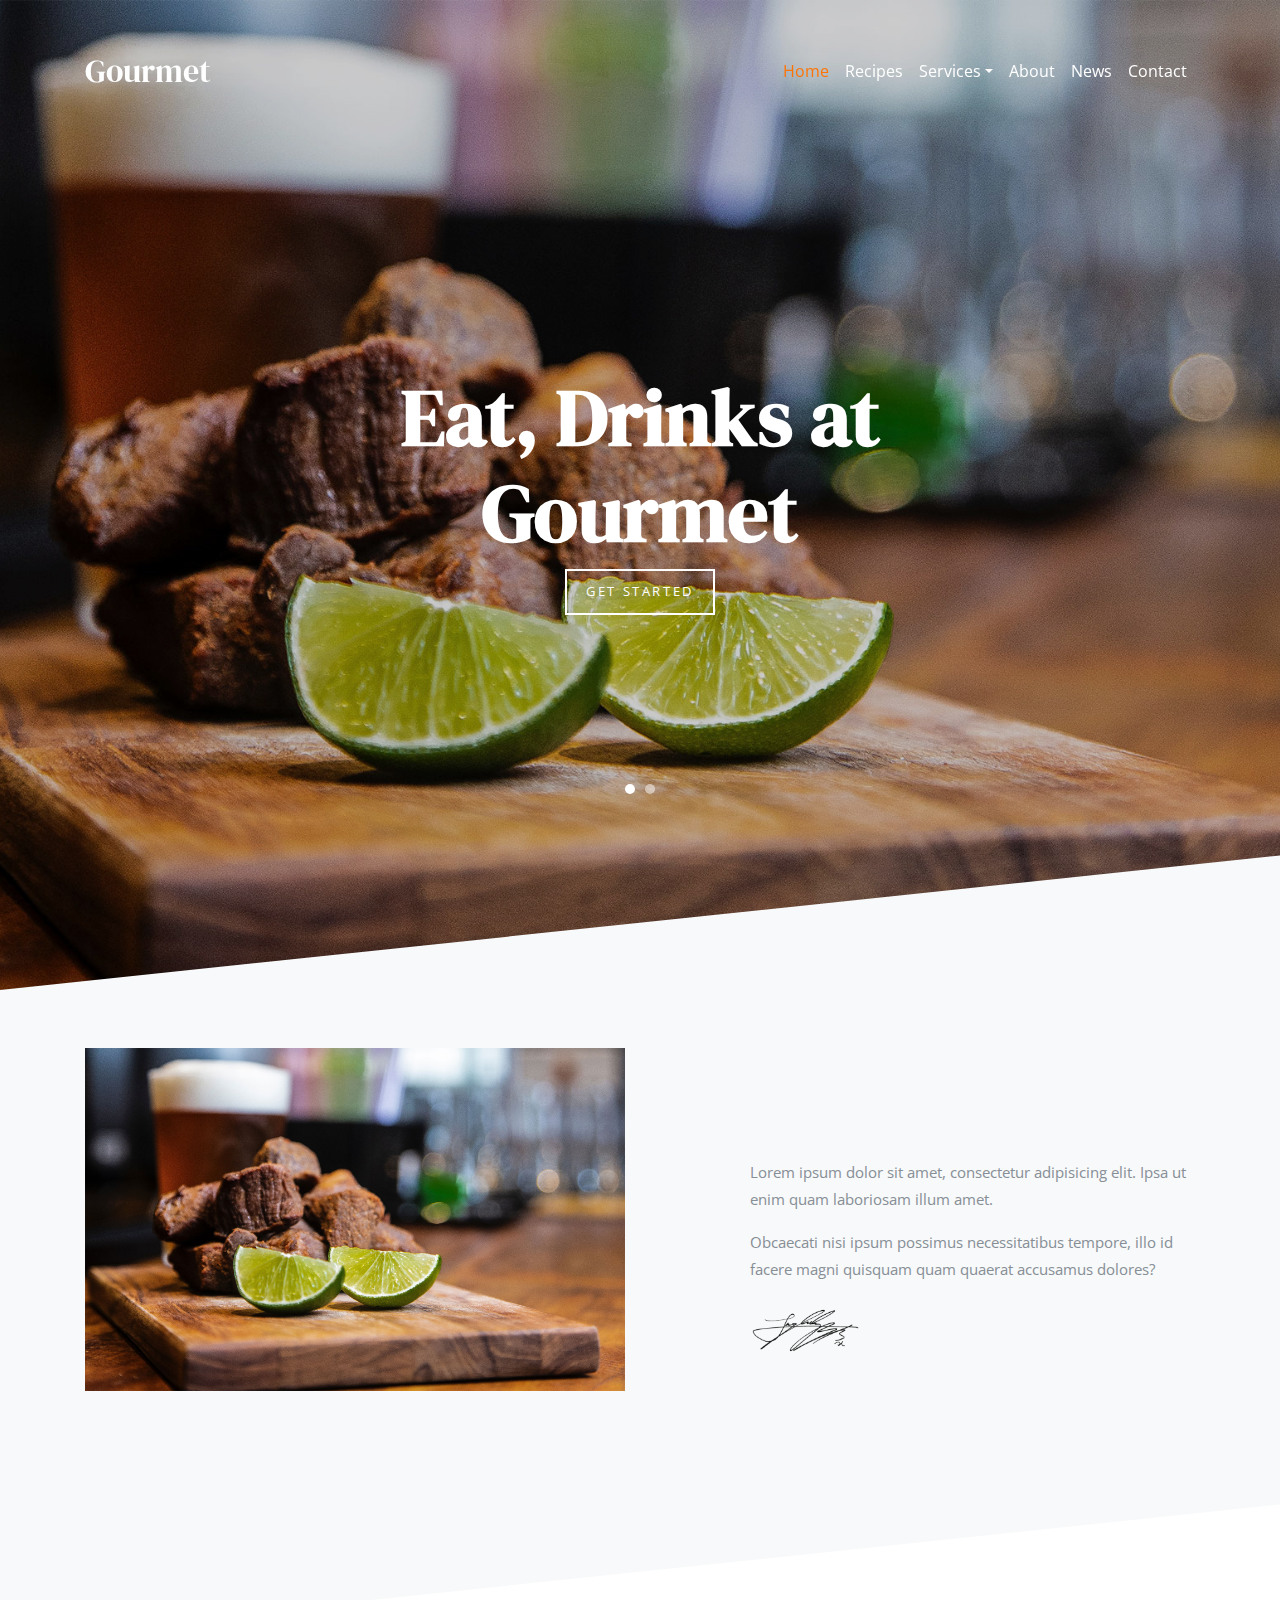
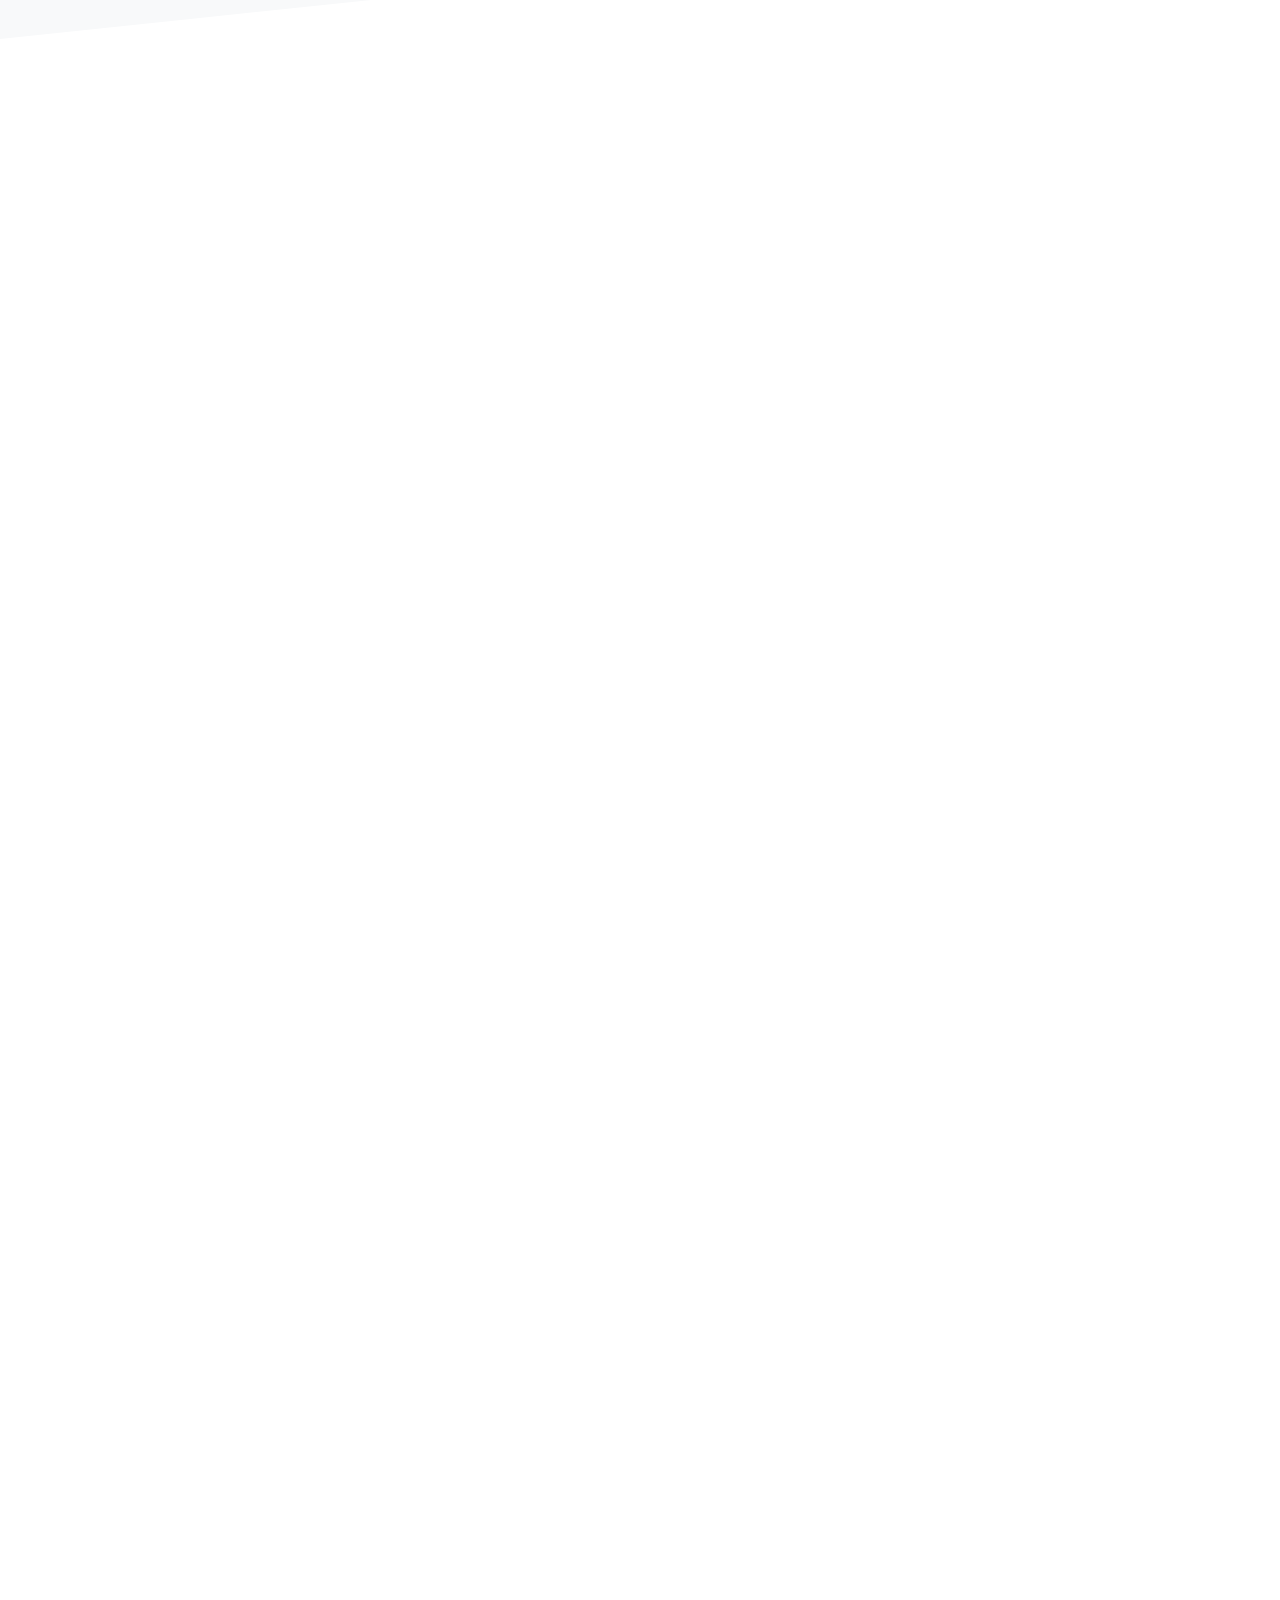
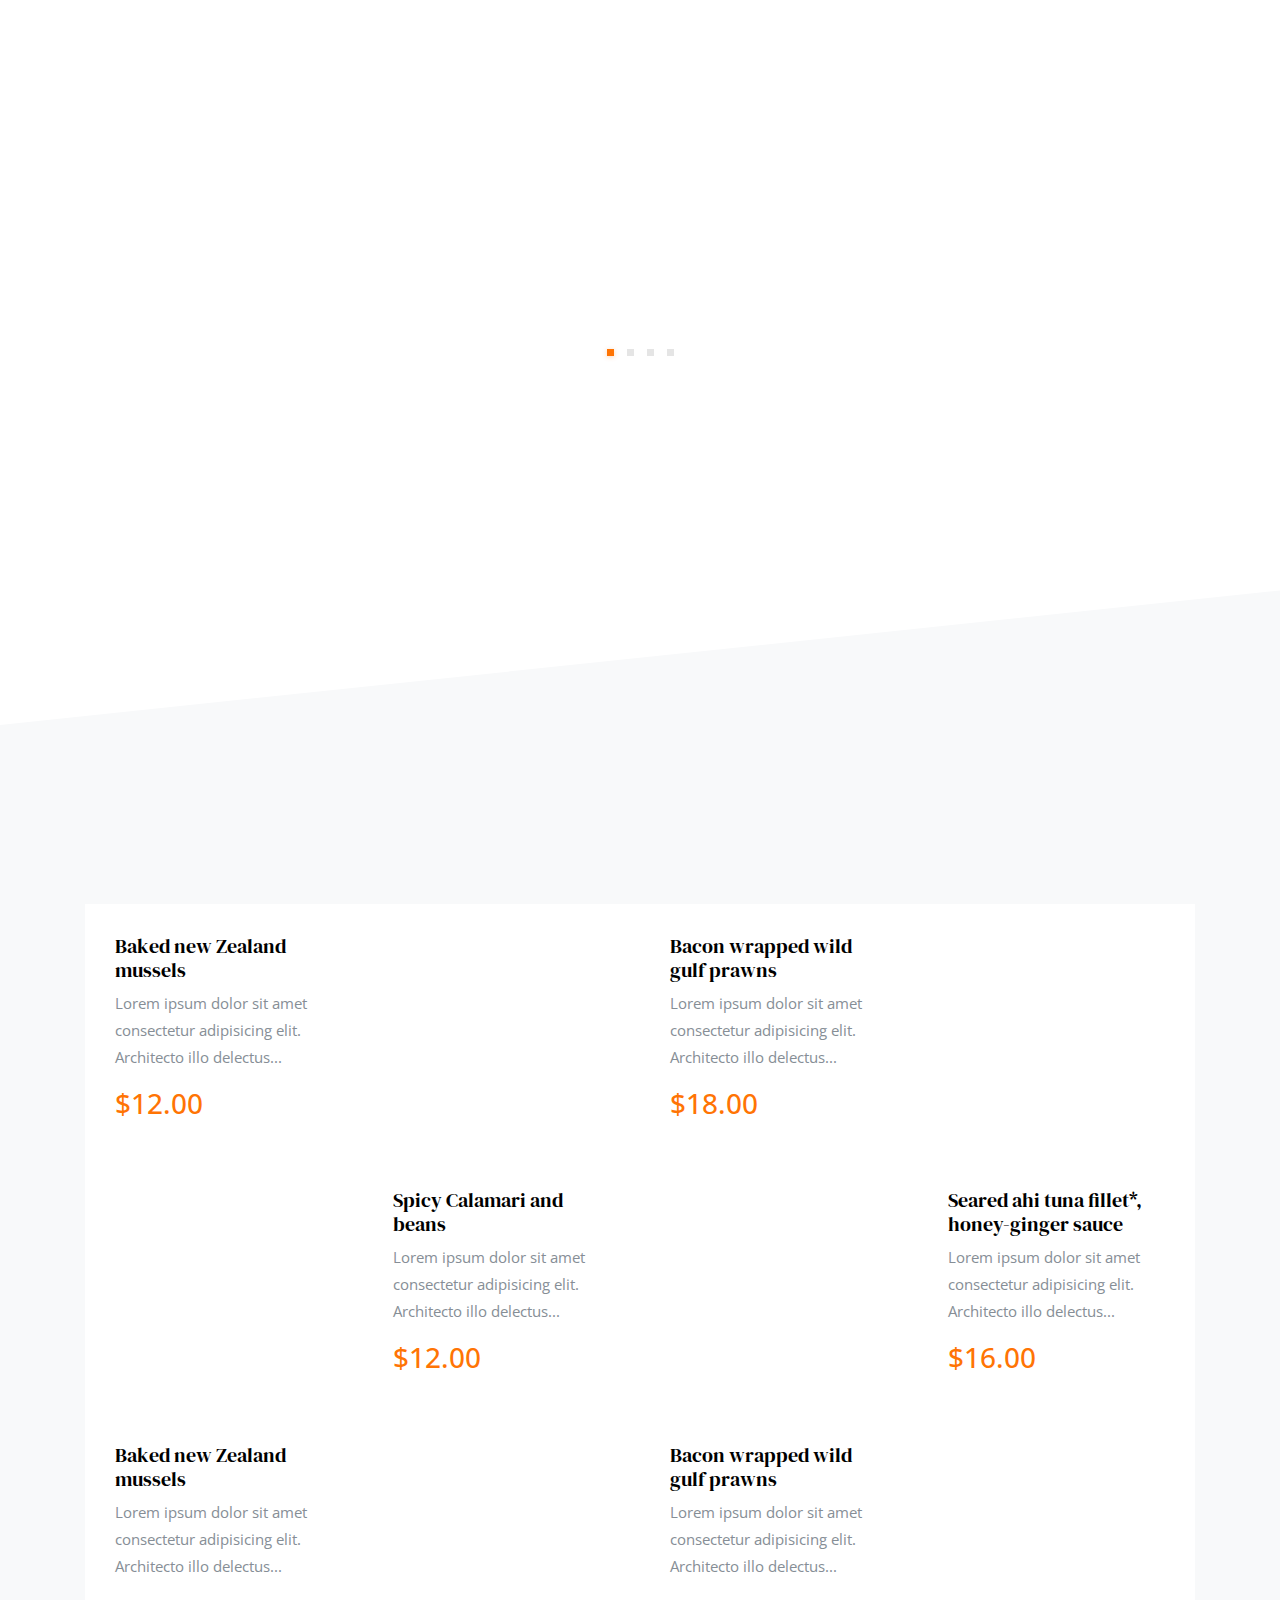
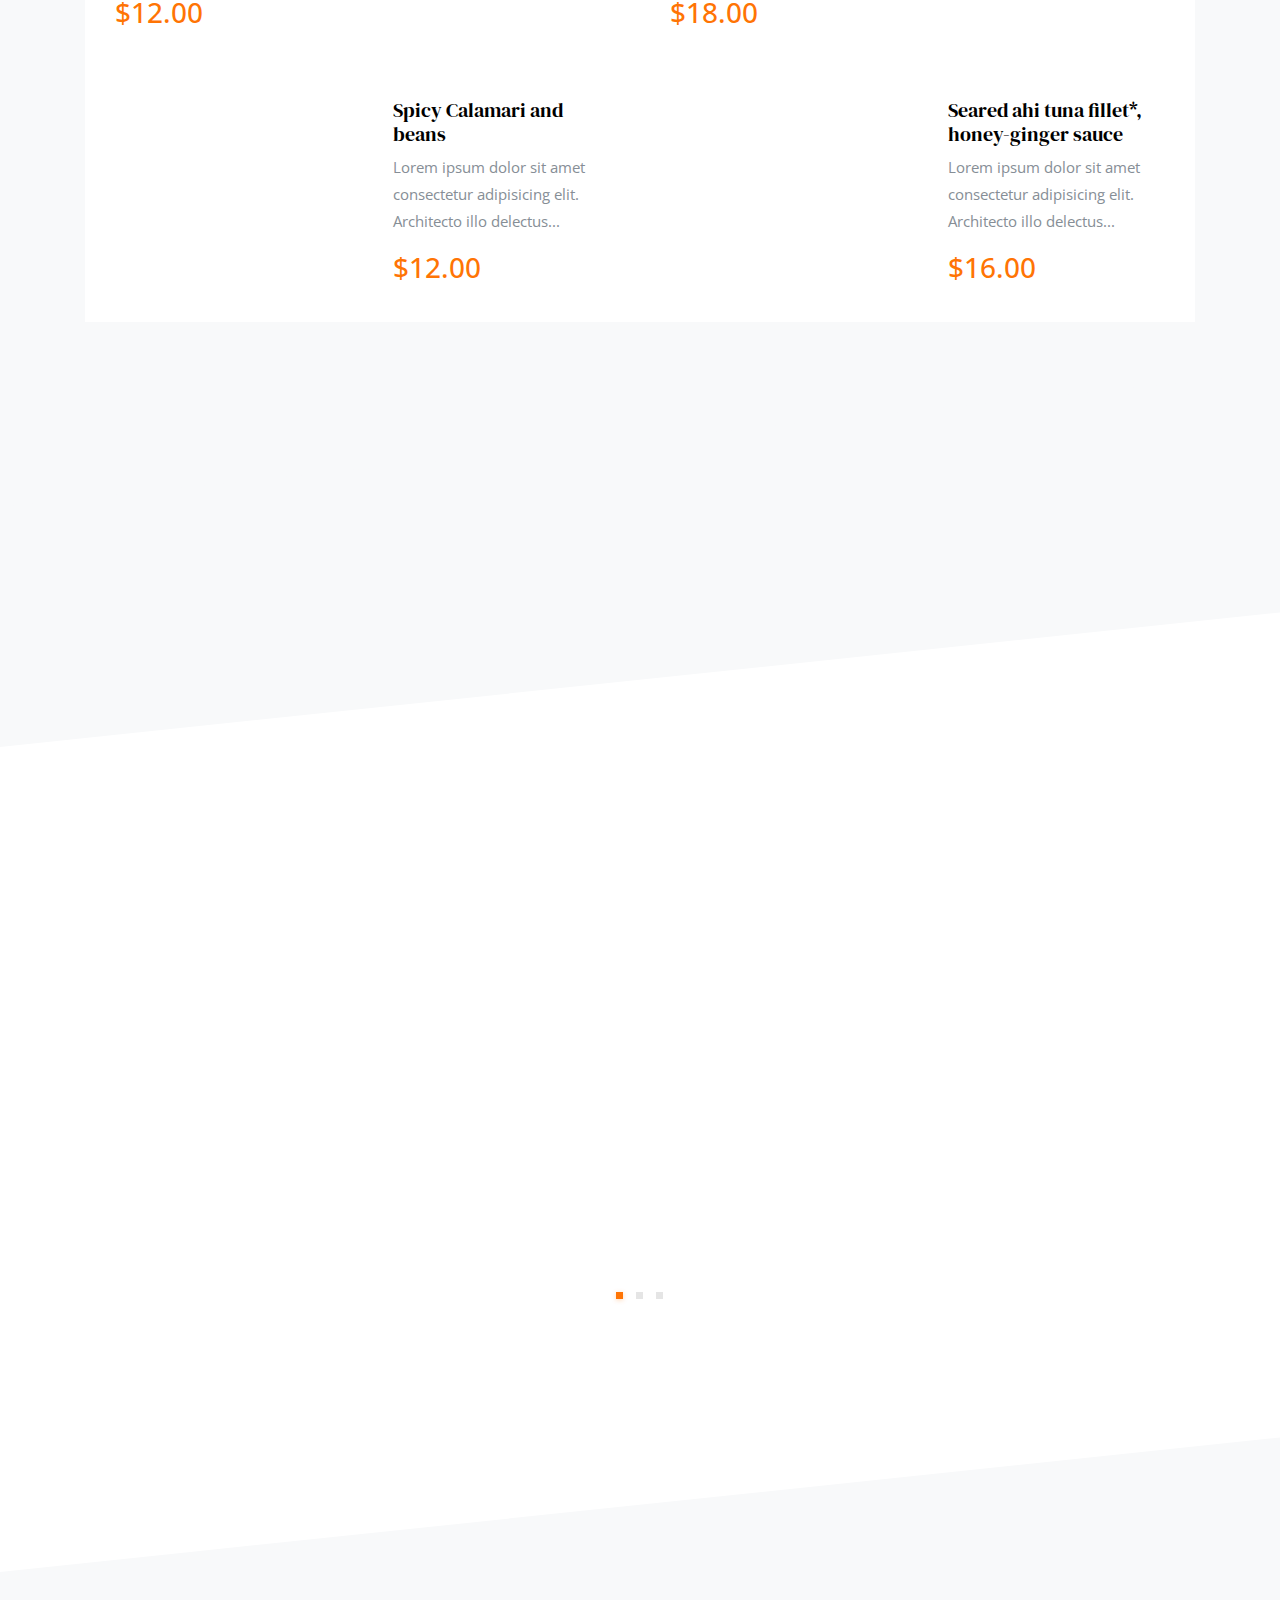
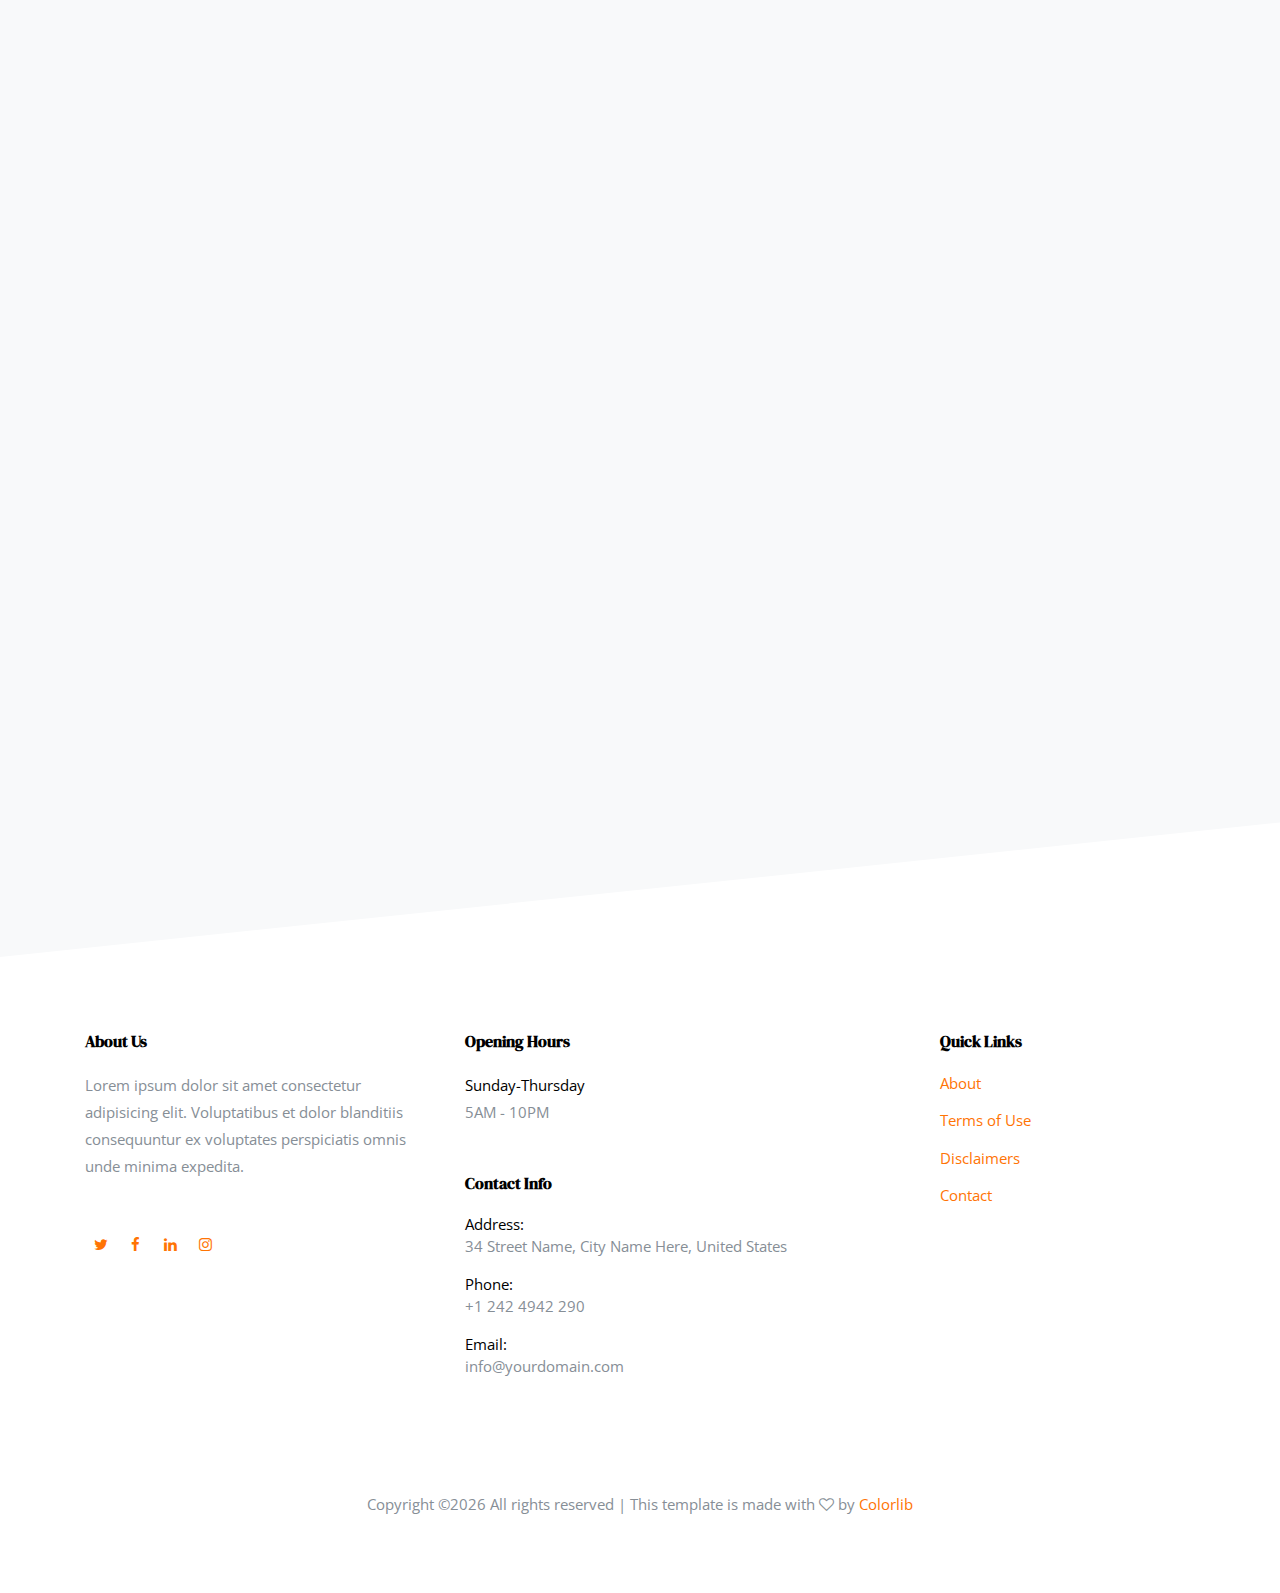
<file: gourmet-master/index.html>
<!DOCTYPE html>
<html lang="en">
  <head>
    <title>Gourmet &mdash; Colorlib Website Template</title>
    <meta charset="utf-8">
    <meta name="viewport" content="width=device-width, initial-scale=1, shrink-to-fit=no">

    <link href="https://fonts.googleapis.com/css?family=Open+Sans:300,400,700,800|DM+Serif+Display:400,400i&display=swap" rel="stylesheet">

    <link rel="shortcut icon" href="ftco-32x32.png">

    <link href="https://fonts.googleapis.com/css?family=Open+Sans:300,400,700,800" rel="stylesheet">

    <link rel="stylesheet" href="css/bootstrap.css">
    <link rel="stylesheet" href="css/animate.css">
    <link rel="stylesheet" href="css/owl.carousel.min.css">
    <link rel="stylesheet" href="css/aos.css">

    <link rel="stylesheet" href="css/magnific-popup.css">


    <link rel="stylesheet" href="fonts/ionicons/css/ionicons.min.css">
    <link rel="stylesheet" href="fonts/fontawesome/css/font-awesome.min.css">
    <link rel="stylesheet" href="fonts/flaticon/font/flaticon.css">

    <!-- Theme Style -->
    <link rel="stylesheet" href="css/style.css">
  </head>
  <body>
    
    <header role="banner">
      <nav class="navbar navbar-expand-md navbar-dark bg-dark">
        <div class="container">
          <a class="navbar-brand" href="index.html">Gourmet</a>
          <button class="navbar-toggler" type="button" data-toggle="collapse" data-target="#navbarsExample05" aria-controls="navbarsExample05" aria-expanded="false" aria-label="Toggle navigation">
            <span class="navbar-toggler-icon"></span>
          </button>

          <div class="collapse navbar-collapse" id="navbarsExample05">
            <ul class="navbar-nav ml-auto pl-lg-5 pl-0">
              <li class="nav-item">
                <a class="nav-link active" href="index.html">Home</a>
              </li>
              <li class="nav-item">
                <a class="nav-link" href="recipes.html">Recipes</a>
              </li>
              <li class="nav-item dropdown">
                <a class="nav-link dropdown-toggle" href="services.html" id="dropdown04" data-toggle="dropdown" aria-haspopup="true" aria-expanded="false">Services</a>
                <div class="dropdown-menu" aria-labelledby="dropdown04">
                  <a class="dropdown-item" href="services.html">Delicious Food</a>
                  <a class="dropdown-item" href="services.html">Enjoy Drinks</a>
                  <a class="dropdown-item" href="services.html">Eat All You Can</a>
                </div>
              </li>
              <li class="nav-item">
                <a class="nav-link" href="about.html">About</a>
              </li>
              <li class="nav-item">
                <a class="nav-link" href="news.html">News</a>
              </li>
              <li class="nav-item">
                <a class="nav-link" href="contact.html">Contact</a>
              </li>
            </ul>

            
            
          </div>
        </div>
      </nav>
    </header>
    <!-- END header -->
    
    <div class="slider-wrap">
      <section class="home-slider owl-carousel">


        <div class="slider-item" style="background-image: url('img/hero_1.jpg');">
          <div class="container">
            <div class="row slider-text align-items-center justify-content-center">
              <div class="col-md-8 text-center col-sm-12 ">
                <h1 data-aos="fade-up mb-5">Eat, Drinks at Gourmet</h1>
                <p data-aos="fade-up" data-aos-delay="200"><a href="#" class="btn btn-white btn-outline-white">Get Started</a></p>
              </div>
            </div>
          </div>
        </div>

        <div class="slider-item" style="background-image: url('img/hero_2.jpg');">
          <div class="container">
            <div class="row slider-text align-items-center justify-content-center">
              <div class="col-md-8 text-center col-sm-12 ">
                <h1 data-aos="fade-up mb-5">Enjoy delicious food at Gourmet</h1>
                <p data-aos="fade-up" data-aos-delay="200"><a href="#" class="btn btn-white btn-outline-white">Get Started</a></p>
              </div>
            </div>
          </div>
        </div>

      </section>
    <!-- END slider -->
    </div> 
    

    <section class="section bg-light py-5  bottom-slant-gray">
      <div class="container">
        <div class="row align-items-center">

          <div class="col-lg-6">
            <img src="img/hero_1.jpg" alt="Image" class="img-fluid">
          </div>
          <div class="col-lg-5 ml-auto">
            <div class="text-left heading-wrap">
              <h2 data-aos="fade-up">The Restaurant</h2>
            </div>
            <!-- <h3 class="mb-4">Welcome To Our Restaurant</h3> -->
            <p>Lorem ipsum dolor sit amet, consectetur adipisicing elit. Ipsa ut enim quam laboriosam illum amet.</p>
            <p>Obcaecati nisi ipsum possimus necessitatibus tempore, illo id facere magni quisquam quam quaerat accusamus dolores?</p>
            <p><img src="img/signature.png" alt="Image" class="img-fluid w-25"></p>
          </div>
          
        </div>
      </div>
    </section>
    

    <section class="section pb-0">
      <div class="container">
        <div class="row mb-5 justify-content-center" data-aos="fade">
            <div class="col-md-7 text-center heading-wrap">
              <h2 data-aos="fade-up">Best &amp; Good</h2>
              <p data-aos="fade-up" data-aos-delay="100">Far far away, behind the word mountains, far from the countries Vokalia and Consonantia, there live the blind texts. Separated they live in Bookmarksgrove right at the coast of the Semantics, a large language ocean.</p>
            </div>
          </div>
        <div class="row align-items-center">
          <div class="col-lg-4">
            <img src="img/dishes_1.jpg" alt="Image" class="img-fluid about_img_1" data-aos="fade" data-aos-delay="200">
          </div>
          <div class="col-lg-4">
            <img src="img/about_1.jpg" alt="Image" class="img-fluid about_img_1" data-aos="fade" data-aos-delay="200">
          </div>
          <div class="col-lg-4">
            <img src="img/dishes_3.jpg" alt="Image" class="img-fluid about_img_1" data-aos="fade" data-aos-delay="500">
          </div>
        </div>
      </div>
    </section>

    <section class="section ">

      <div class="clearfix mb-5 pb-5">
        <div class="container-fluid mb-5">
          <div class="row" data-aos="fade">
            <div class="col-md-12 text-center heading-wrap">
              <h2>Special Menu</h2>
            </div>
          </div>
        </div>
        <div class="owl-carousel centernonloop">
          <a href="#" class="item-dishes" data-aos="fade-right" data-aos-delay="100">
            <div class="text">
              <p class="dishes-price">$11.50</p>
              <h2 class="dishes-heading">Organic tomato salad, gorgonzola cheese, capers</h2>
            </div>
            <img src="img/dishes_1.jpg" alt="" class="img-fluid">
          </a>
          <a href="#" class="item-dishes" data-aos="fade-right" data-aos-delay="200">
            <div class="text">
              <p class="dishes-price">$12.00</p>
              <h2 class="dishes-heading">Baked broccoli</h2>
            </div>
            <img src="img/dishes_2.jpg" alt="" class="img-fluid">
          </a>
          <a href="#" class="item-dishes" data-aos="fade-right" data-aos-delay="300">
            <div class="text">
              <p class="dishes-price">$11.00</p>
              <h2 class="dishes-heading">Spicy meatballs</h2>
            </div>
            <img src="img/dishes_3.jpg" alt="" class="img-fluid">
          </a>
          <a href="#" class="item-dishes" data-aos="fade-right" data-aos-delay="400">
            <div class="text">
              <p class="dishes-price">$12.00</p>
              <h2 class="dishes-heading">Eggplant parmigiana</h2>
            </div>
            <img src="img/dishes_4.jpg" alt="" class="img-fluid">
          </a>
        </div>
      </div>

    </section> <!-- .section -->

    <section class="section bg-light  top-slant-white bottom-slant-gray">

      <div class="clearfix mb-5 pb-5">
        <div class="container-fluid">
          <div class="row" data-aos="fade">
            <div class="col-md-12 text-center heading-wrap">
              <h2>Our Menu</h2>
            </div>
          </div>
        </div>
      </div>

      <div class="container">
        
        <div class="row no-gutters">
          <div class="col-md-6">
            <div class="sched d-block d-lg-flex">
              <div class="bg-image order-2" style="background-image: url('img/dishes_4.jpg');" data-aos="fade"></div>
              <div class="text order-1">
                <h3>Baked new Zealand mussels </h3>
                <p>Lorem ipsum dolor sit amet consectetur adipisicing elit. Architecto illo delectus...</p>
                <p class="text-primary h3">$12.00</p>
              </div>
              
            </div>

            <div class="sched d-block d-lg-flex">
              <div class="bg-image" style="background-image: url('img/dishes_1.jpg');" data-aos="fade"></div>
              <div class="text">
                <h3>Spicy Calamari and beans</h3>
                <p>Lorem ipsum dolor sit amet consectetur adipisicing elit. Architecto illo delectus...</p>
                <p class="text-primary h3">$12.00</p>
                
              </div>
              
            </div>

          </div>

          <div class="col-md-6">
            <div class="sched d-block d-lg-flex">
              <div class="bg-image order-2" style="background-image: url('img/dishes_2.jpg');" data-aos="fade"></div>
              <div class="text order-1">
                <h3>Bacon wrapped wild gulf prawns</h3>
                <p>Lorem ipsum dolor sit amet consectetur adipisicing elit. Architecto illo delectus...</p>
                <p class="text-primary h3">$18.00</p>
                
              </div>
              
            </div>

            <div class="sched d-block d-lg-flex">
              <div class="bg-image" style="background-image: url('img/dishes_3.jpg');" data-aos="fade"></div>
              <div class="text">
                <h3>Seared ahi tuna fillet*, honey-ginger sauce</h3>
                <p>Lorem ipsum dolor sit amet consectetur adipisicing elit. Architecto illo delectus...</p>
                <p class="text-primary h3">$16.00</p>
                
              </div>
              
            </div>

          </div>
        </div>

        <div class="row no-gutters">
          <div class="col-md-6">
            <div class="sched d-block d-lg-flex">
              <div class="bg-image order-2" style="background-image: url('img/dishes_4.jpg');" data-aos="fade"></div>
              <div class="text order-1">
                <h3>Baked new Zealand mussels </h3>
                <p>Lorem ipsum dolor sit amet consectetur adipisicing elit. Architecto illo delectus...</p>
                <p class="text-primary h3">$12.00</p>
              </div>
              
            </div>

            <div class="sched d-block d-lg-flex">
              <div class="bg-image" style="background-image: url('img/dishes_1.jpg');" data-aos="fade"></div>
              <div class="text">
                <h3>Spicy Calamari and beans</h3>
                <p>Lorem ipsum dolor sit amet consectetur adipisicing elit. Architecto illo delectus...</p>
                <p class="text-primary h3">$12.00</p>
                
              </div>
              
            </div>

          </div>

          <div class="col-md-6">
            <div class="sched d-block d-lg-flex">
              <div class="bg-image order-2" style="background-image: url('img/dishes_2.jpg');" data-aos="fade"></div>
              <div class="text order-1">
                <h3>Bacon wrapped wild gulf prawns</h3>
                <p>Lorem ipsum dolor sit amet consectetur adipisicing elit. Architecto illo delectus...</p>
                <p class="text-primary h3">$18.00</p>
                
              </div>
              
            </div>

            <div class="sched d-block d-lg-flex">
              <div class="bg-image" style="background-image: url('img/dishes_3.jpg');" data-aos="fade"></div>
              <div class="text">
                <h3>Seared ahi tuna fillet*, honey-ginger sauce</h3>
                <p>Lorem ipsum dolor sit amet consectetur adipisicing elit. Architecto illo delectus...</p>
                <p class="text-primary h3">$16.00</p>
                
              </div>
              
            </div>

          </div>
        </div>
        

      </div>
    </section> <!-- .section -->

   

    <section class="section relative-higher">

      <div class="clearfix mb-5 pb-5">
        <div class="container-fluid">
          <div class="row" data-aos="fade">
            <div class="col-md-12 text-center heading-wrap">
              <h2>Testimonial</h2>
              <!-- <span class="back-text">Testimonial</span> -->
            </div>
          </div>
        </div>
      </div>

      <div class="container">

        <div class="row justify-content-center">
          <div class="col-lg-7">
            <div class="owl-carousel centernonloop2">
              <div class="slide" data-aos="fade-left" data-aos-delay="100">
                <blockquote class="testimonial">
                  <p>&ldquo; Far far away, behind the word mountains, far from the countries Vokalia and Consonantia, there live the blind texts. Separated they live in Bookmarksgrove right at the coast of the Semantics, a large language ocean. &rdquo;</p>
                  <div class="d-flex author">
                    <img src="img/person_1.jpg" alt="" class="mr-4">
                    <div class="author-info">
                      <h4>Mellisa Howard</h4>
                      <p>CEO, XYZ Company</p>
                    </div>
                  </div>  
                </blockquote>
              </div>
              <div class="slide" data-aos="fade-left" data-aos-delay="200">
                <blockquote class="testimonial">
                  <p>&ldquo; Far far away, behind the word mountains, far from the countries Vokalia and Consonantia, there live the blind texts. Separated they live in Bookmarksgrove right at the coast of the Semantics, a large language ocean. &rdquo;</p>
                  <div class="d-flex author">
                    <img src="img/person_2.jpg" alt="" class="mr-4">
                    <div class="author-info">
                      <h4>Mike Richardson</h4>
                      <p>CEO, XYZ Company</p>
                    </div>
                  </div>  
                </blockquote>
              </div>
              <div class="slide" data-aos="fade-left" data-aos-delay="300">
                <blockquote class="testimonial">
                  <p>&ldquo; Far far away, behind the word mountains, far from the countries Vokalia and Consonantia, there live the blind texts. Separated they live in Bookmarksgrove right at the coast of the Semantics, a large language ocean. &rdquo;</p>
                  <div class="d-flex author">
                    <img src="img/person_3.jpg" alt="" class="mr-4">
                    <div class="author-info">
                      <h4>Charles White</h4>
                      <p>CEO, XYZ Company</p>
                    </div>
                  </div>  
                </blockquote>
              </div>
            </div>
          </div>
        </div>

        

        
      </div>
    </section> <!-- .section -->

    <section class="section  bg-light top-slant-white">
      <div class="clearfix mb-5 pb-5">
        <div class="container-fluid">
          <div class="row" data-aos="fade">
            <div class="col-md-12 text-center heading-wrap">
              <h2>Blog</h2>
              <span class="back-text">Our Blog</span>
            </div>
          </div>
        </div>
      </div>

      <div class="container">
        <div class="row">
          <div class="col-md-6" data-aos="fade-up" data-aos-delay="100">
            <div class="blog d-block">
              <a class="bg-image d-block" href="single.html" style="background-image: url('img/dishes_1.jpg');"></a>
              <div class="text">
                <h3><a href="single.html">How To Bake A Good Taste Food</a></h3>
                <p class="sched-time">
                  <span> April 22, 2018</span> <br>
                </p>
                <p>Far far away, behind the word mountains, far from the countries Vokalia and Consonantia, there live the blind texts.</p>
                
                <p><a href="#" class="btn btn-primary btn-sm">Read More</a></p>
                
              </div>
              
            </div>
          </div>
          <div class="col-md-6" data-aos="fade-up" data-aos-delay="200">
            <div class="blog d-block">
              <a class="bg-image d-block" href="single.html" style="background-image: url('img/dishes_2.jpg');"></a>
              <div class="text">
                <h3><a href="single.html">How To Bake A Good Taste Food</a></h3>
                <p class="sched-time">
                  <span> April 22, 2018</span> <br>
                </p>
                <p>Far far away, behind the word mountains, far from the countries Vokalia and Consonantia, there live the blind texts.</p>
                
                <p><a href="#" class="btn btn-primary btn-sm">Read More</a></p>
                
              </div>
              
            </div>
          </div>
        </div>
      </div>

    </section> <!-- .section -->

    <footer class="site-footer" role="contentinfo">
      
      <div class="container">
        <div class="row mb-5">
          <div class="col-md-4 mb-5">
            <h3>About Us</h3>
            <p class="mb-5">Lorem ipsum dolor sit amet consectetur adipisicing elit. Voluptatibus et dolor blanditiis consequuntur ex voluptates perspiciatis omnis unde minima expedita.</p>
            <ul class="list-unstyled footer-link d-flex footer-social">
              <li><a href="#" class="p-2"><span class="fa fa-twitter"></span></a></li>
              <li><a href="#" class="p-2"><span class="fa fa-facebook"></span></a></li>
              <li><a href="#" class="p-2"><span class="fa fa-linkedin"></span></a></li>
              <li><a href="#" class="p-2"><span class="fa fa-instagram"></span></a></li>
            </ul>

          </div>
          <div class="col-md-5 mb-5">
            <div class="mb-5">
              <h3>Opening Hours</h3>
              <p><strong class="d-block font-weight-normal text-black">Sunday-Thursday</strong> 5AM - 10PM</p>
            </div>
            <div>
              <h3>Contact Info</h3>
              <ul class="list-unstyled footer-link">
                <li class="d-block">
                  <span class="d-block text-black">Address:</span>
                  <span>34 Street Name, City Name Here, United States</span></li>
                <li class="d-block"><span class="d-block text-black">Phone:</span><span>+1 242 4942 290</span></li>
                <li class="d-block"><span class="d-block text-black">Email:</span><span>info@yourdomain.com</span></li>
              </ul>
            </div>
          </div>
          <div class="col-md-3 mb-5">
            <h3>Quick Links</h3>
            <ul class="list-unstyled footer-link">
              <li><a href="#">About</a></li>
              <li><a href="#">Terms of Use</a></li>
              <li><a href="#">Disclaimers</a></li>
              <li><a href="#">Contact</a></li>
            </ul>
          </div>
          <div class="col-md-3">
          
          </div>
        </div>
        <div class="row">
          <div class="col-12 text-md-center text-left">
            <p>
            <!-- Link back to Colorlib can't be removed. Template is licensed under CC BY 3.0. -->
Copyright &copy;<script>document.write(new Date().getFullYear());</script> All rights reserved | This template is made with <i class="fa fa-heart-o" aria-hidden="true"></i> by <a href="https://colorlib.com" target="_blank">Colorlib</a>
<!-- Link back to Colorlib can't be removed. Template is licensed under CC BY 3.0. -->

            </p>
          </div>
        </div>
      </div>
    </footer>
    <!-- END footer -->

    <!-- loader -->
    <div id="loader" class="show fullscreen"><svg class="circular" width="48px" height="48px"><circle class="path-bg" cx="24" cy="24" r="22" fill="none" stroke-width="4" stroke="#eeeeee"/><circle class="path" cx="24" cy="24" r="22" fill="none" stroke-width="4" stroke-miterlimit="10" stroke="#cf1d16"/></svg></div>

    <script src="js/jquery-3.2.1.min.js"></script>
    <script src="js/popper.min.js"></script>
    <script src="js/bootstrap.min.js"></script>
    <script src="js/owl.carousel.min.js"></script>
    <script src="js/jquery.waypoints.min.js"></script>
    <script src="js/aos.js"></script>

    <script src="js/jquery.magnific-popup.min.js"></script>
    <script src="js/magnific-popup-options.js"></script>
    

    <script src="js/main.js"></script>
    
  </body>
</html>
</file>
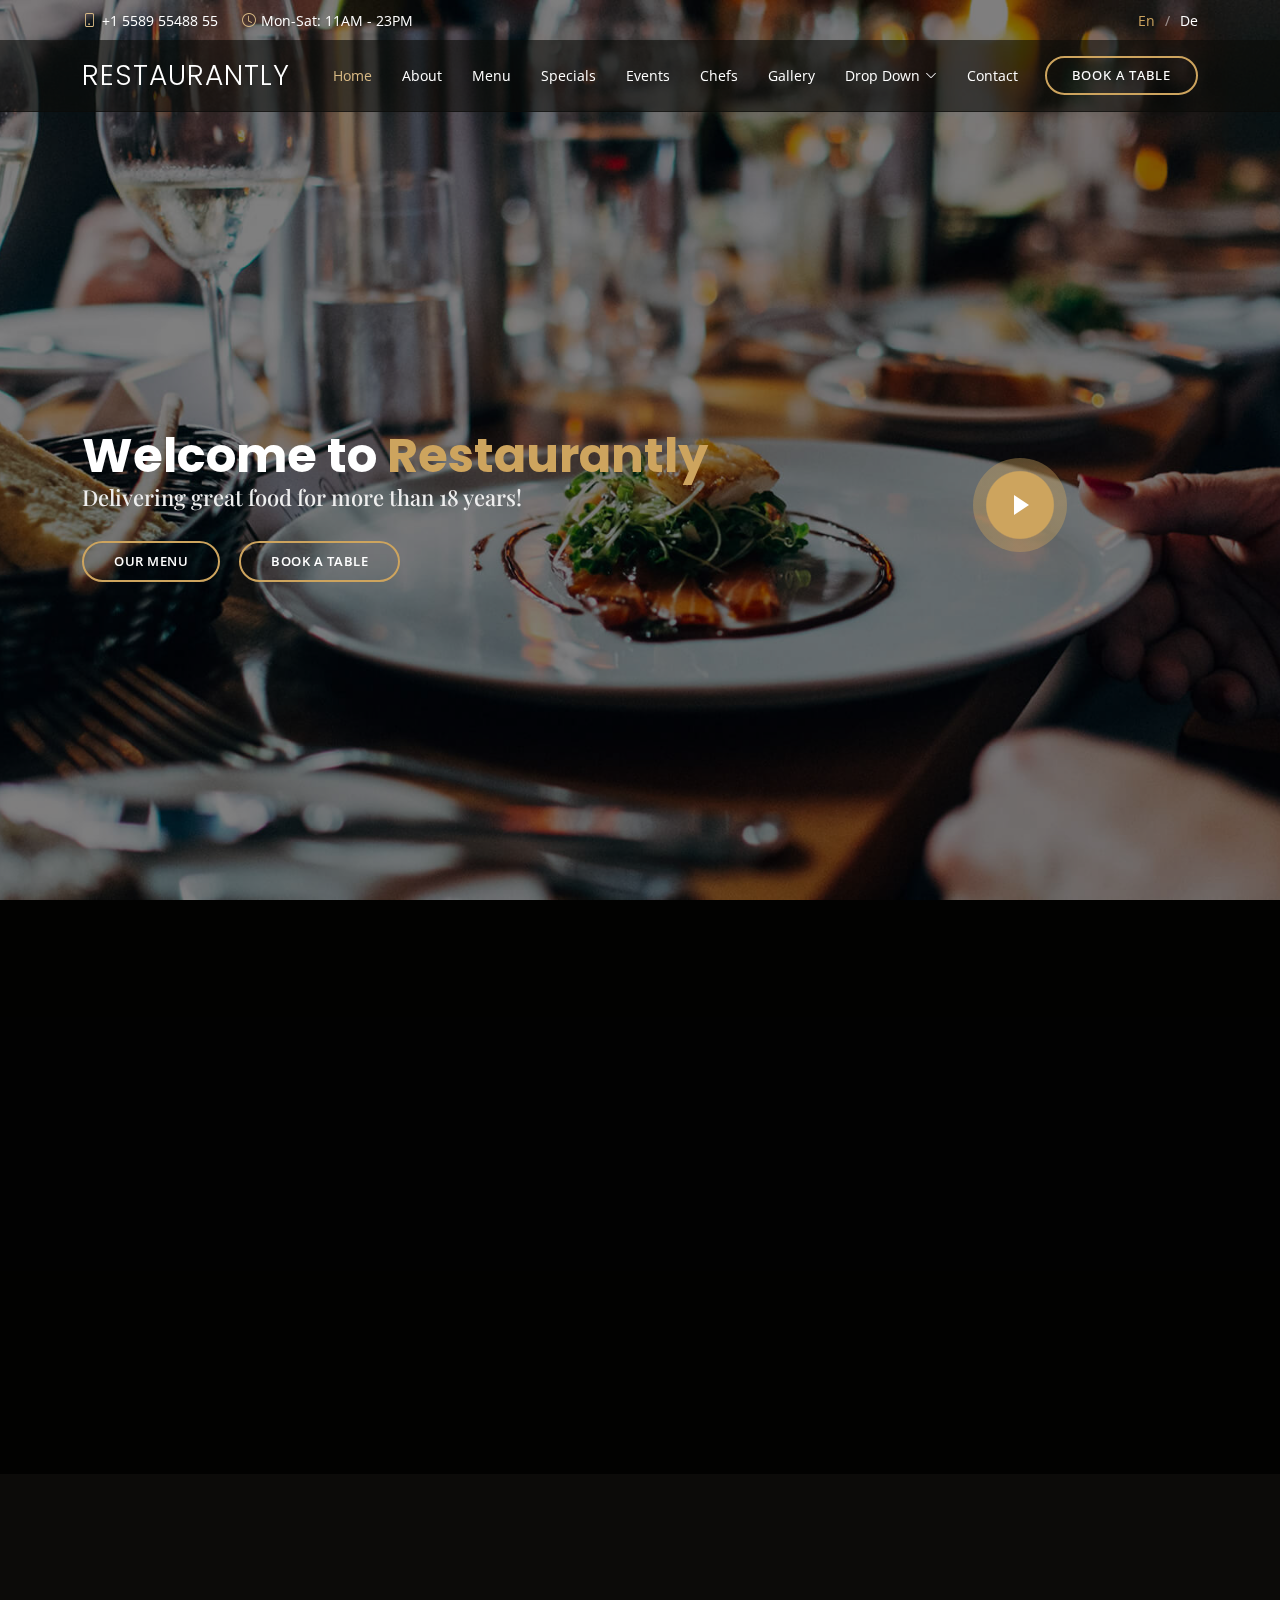
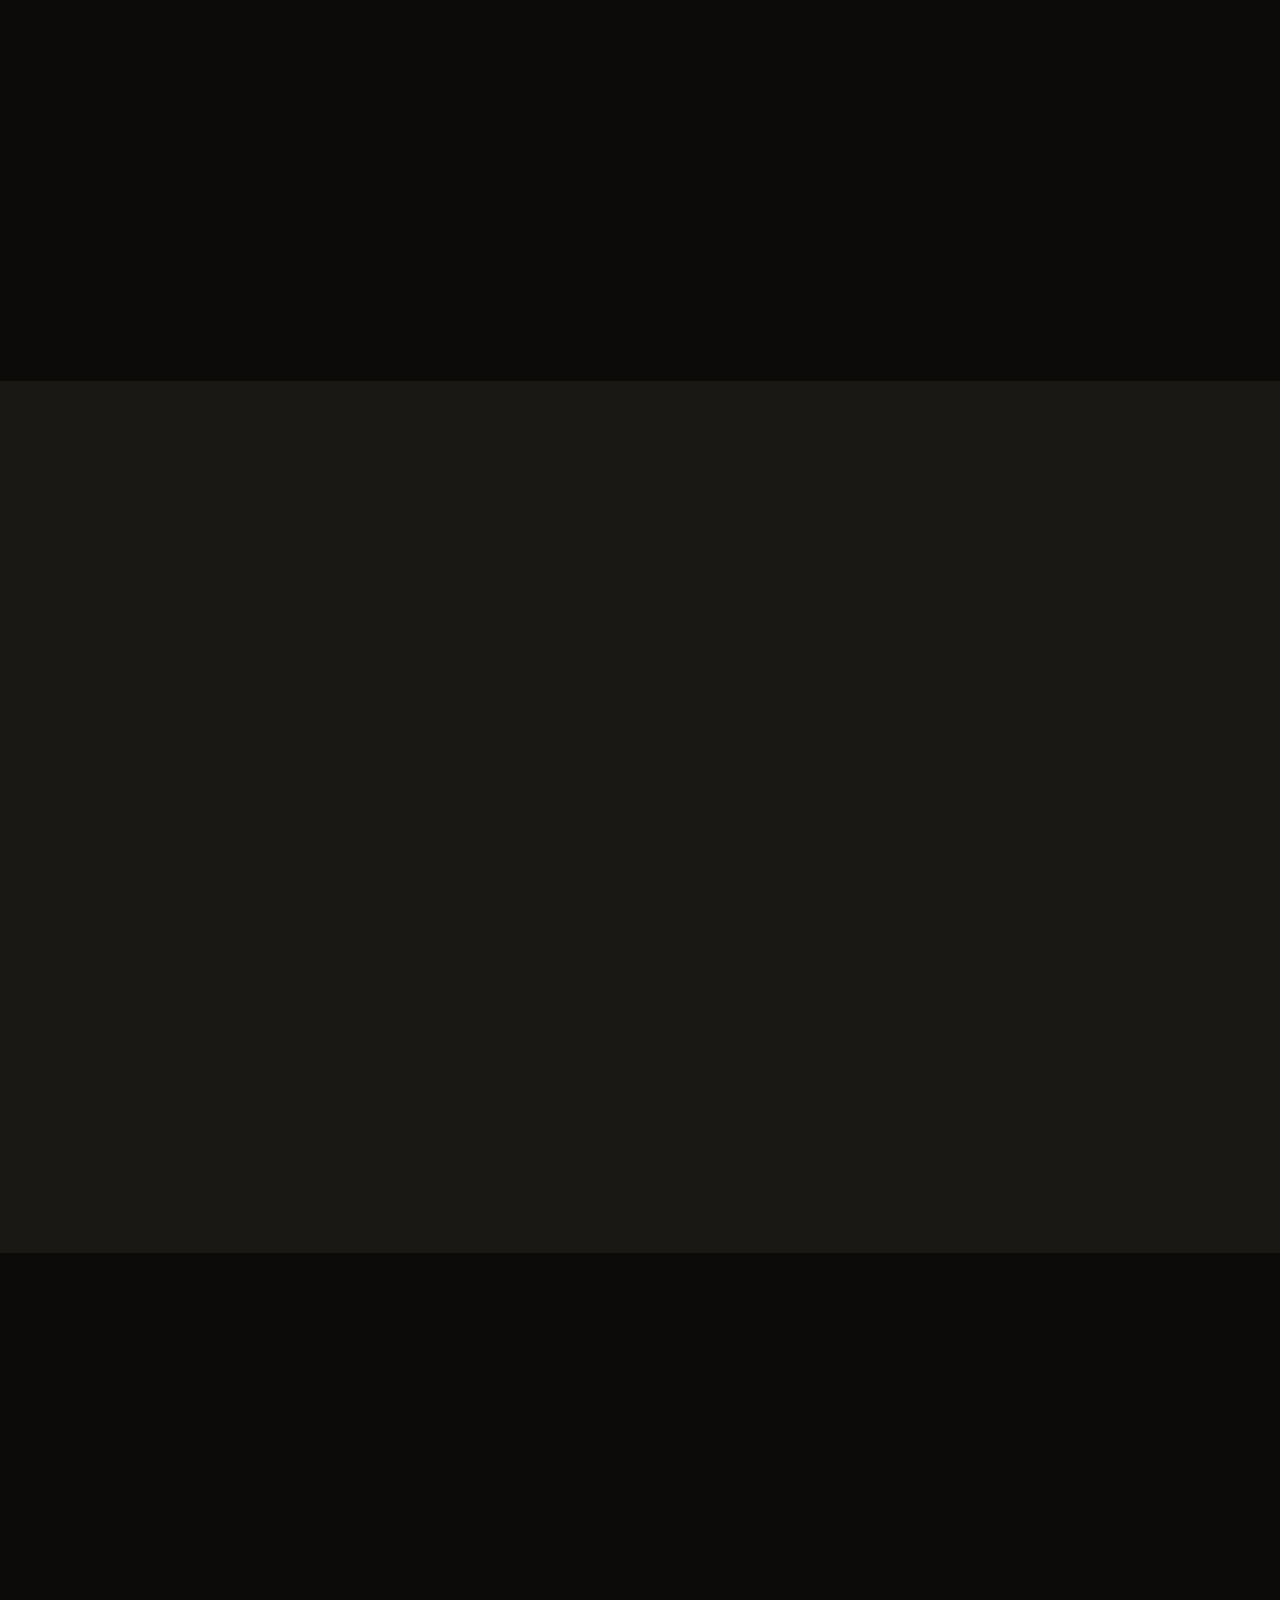
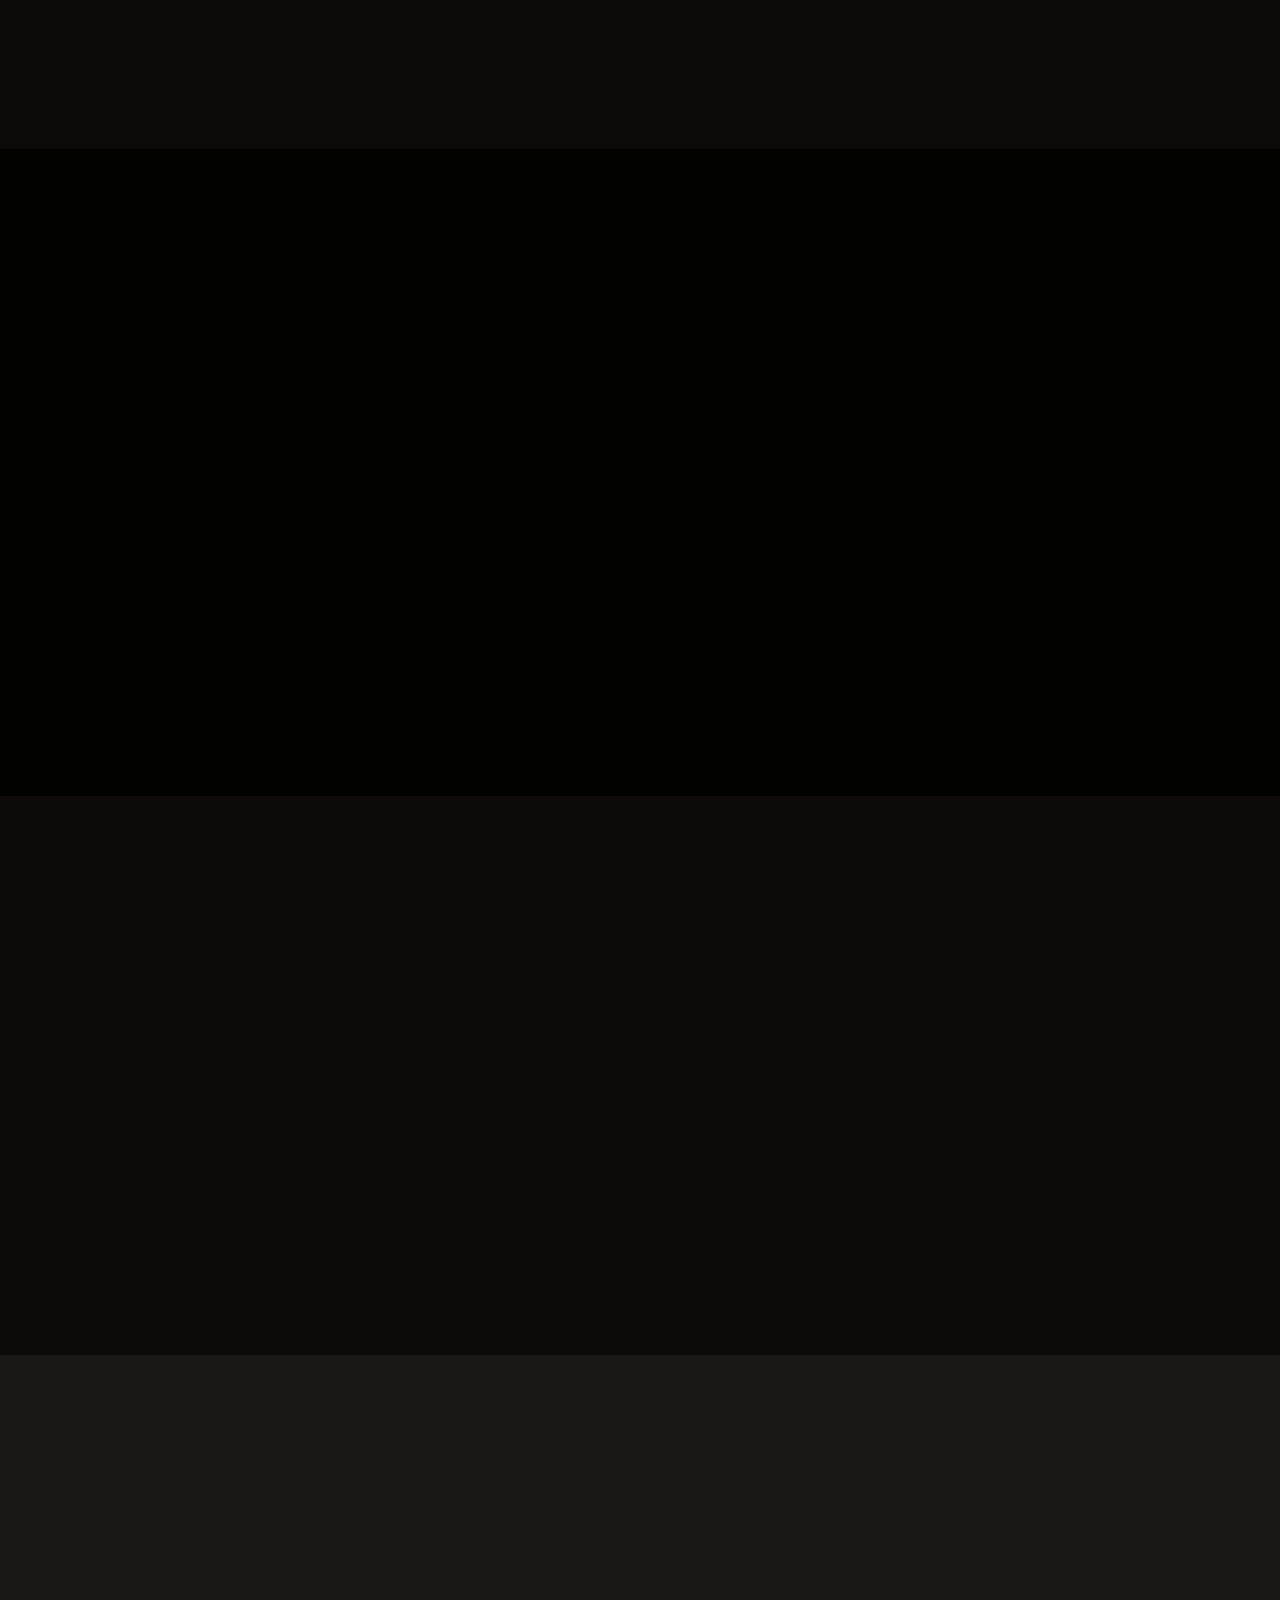
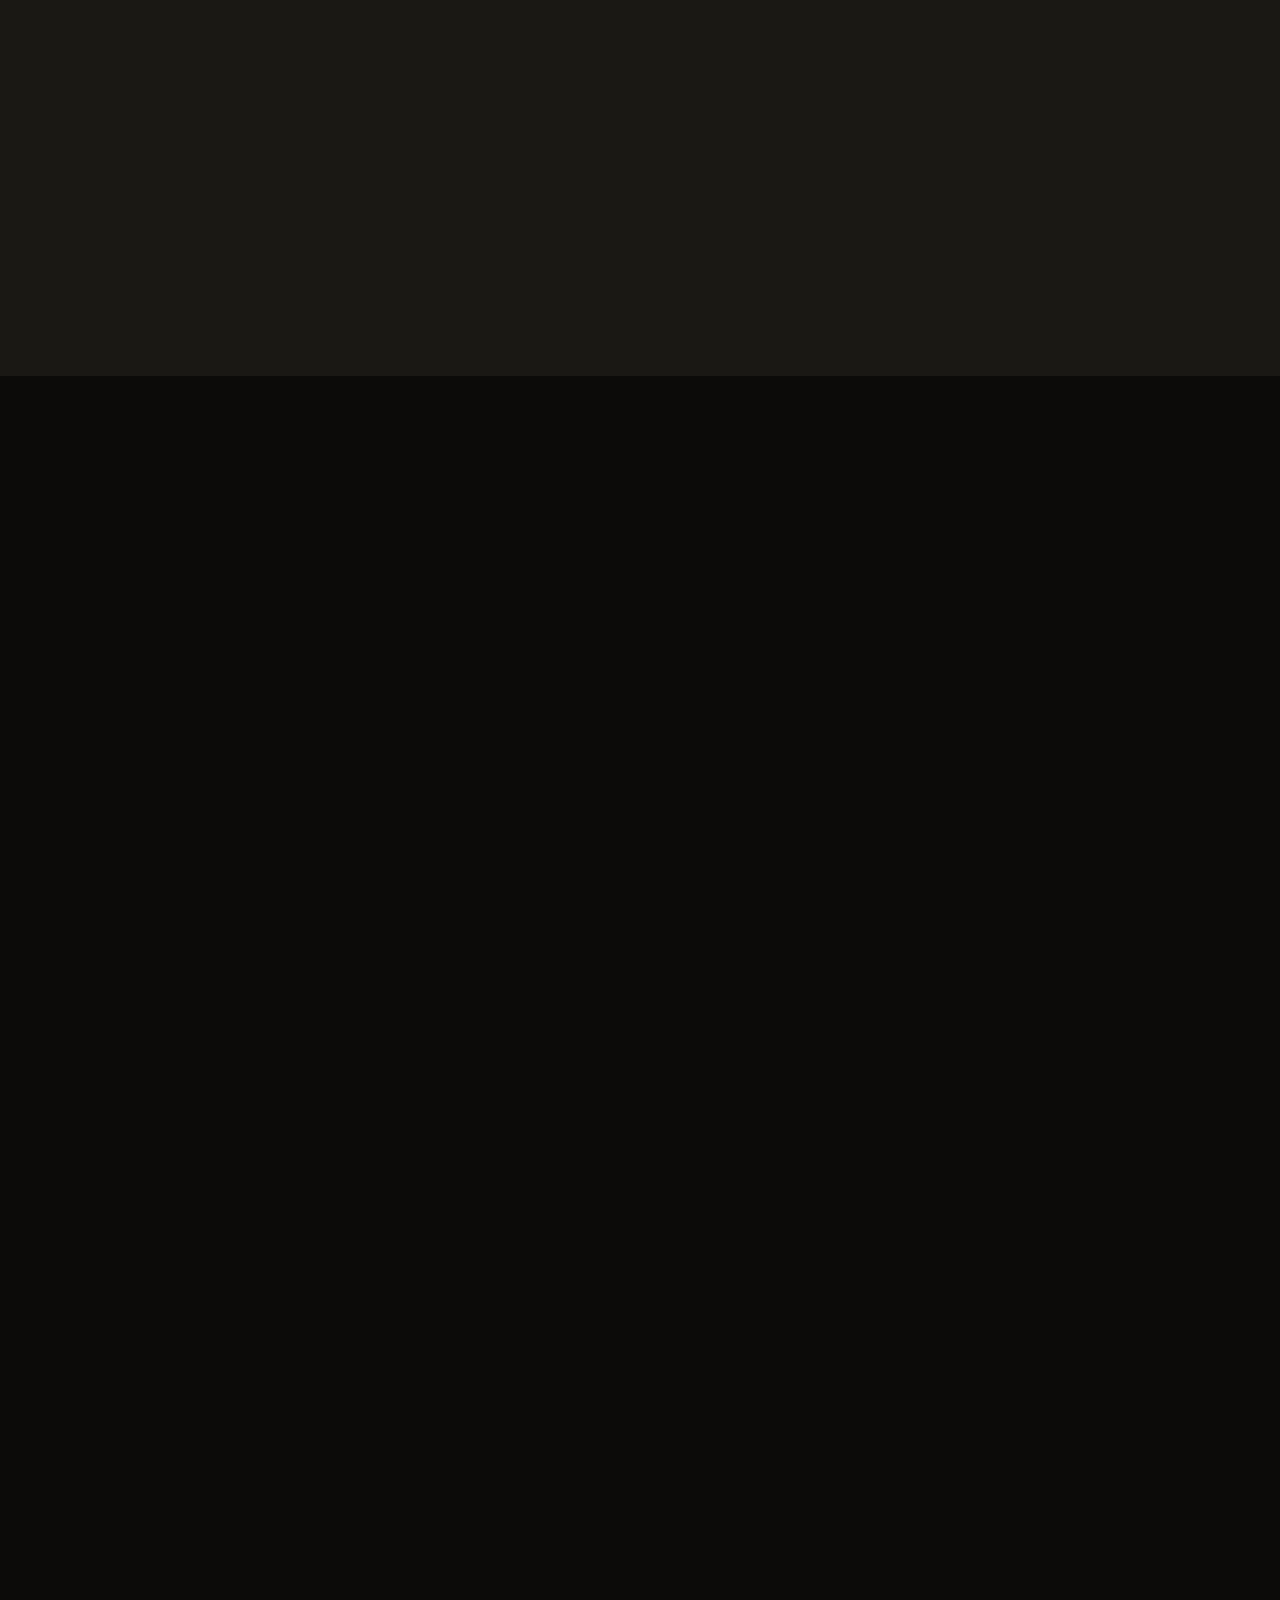
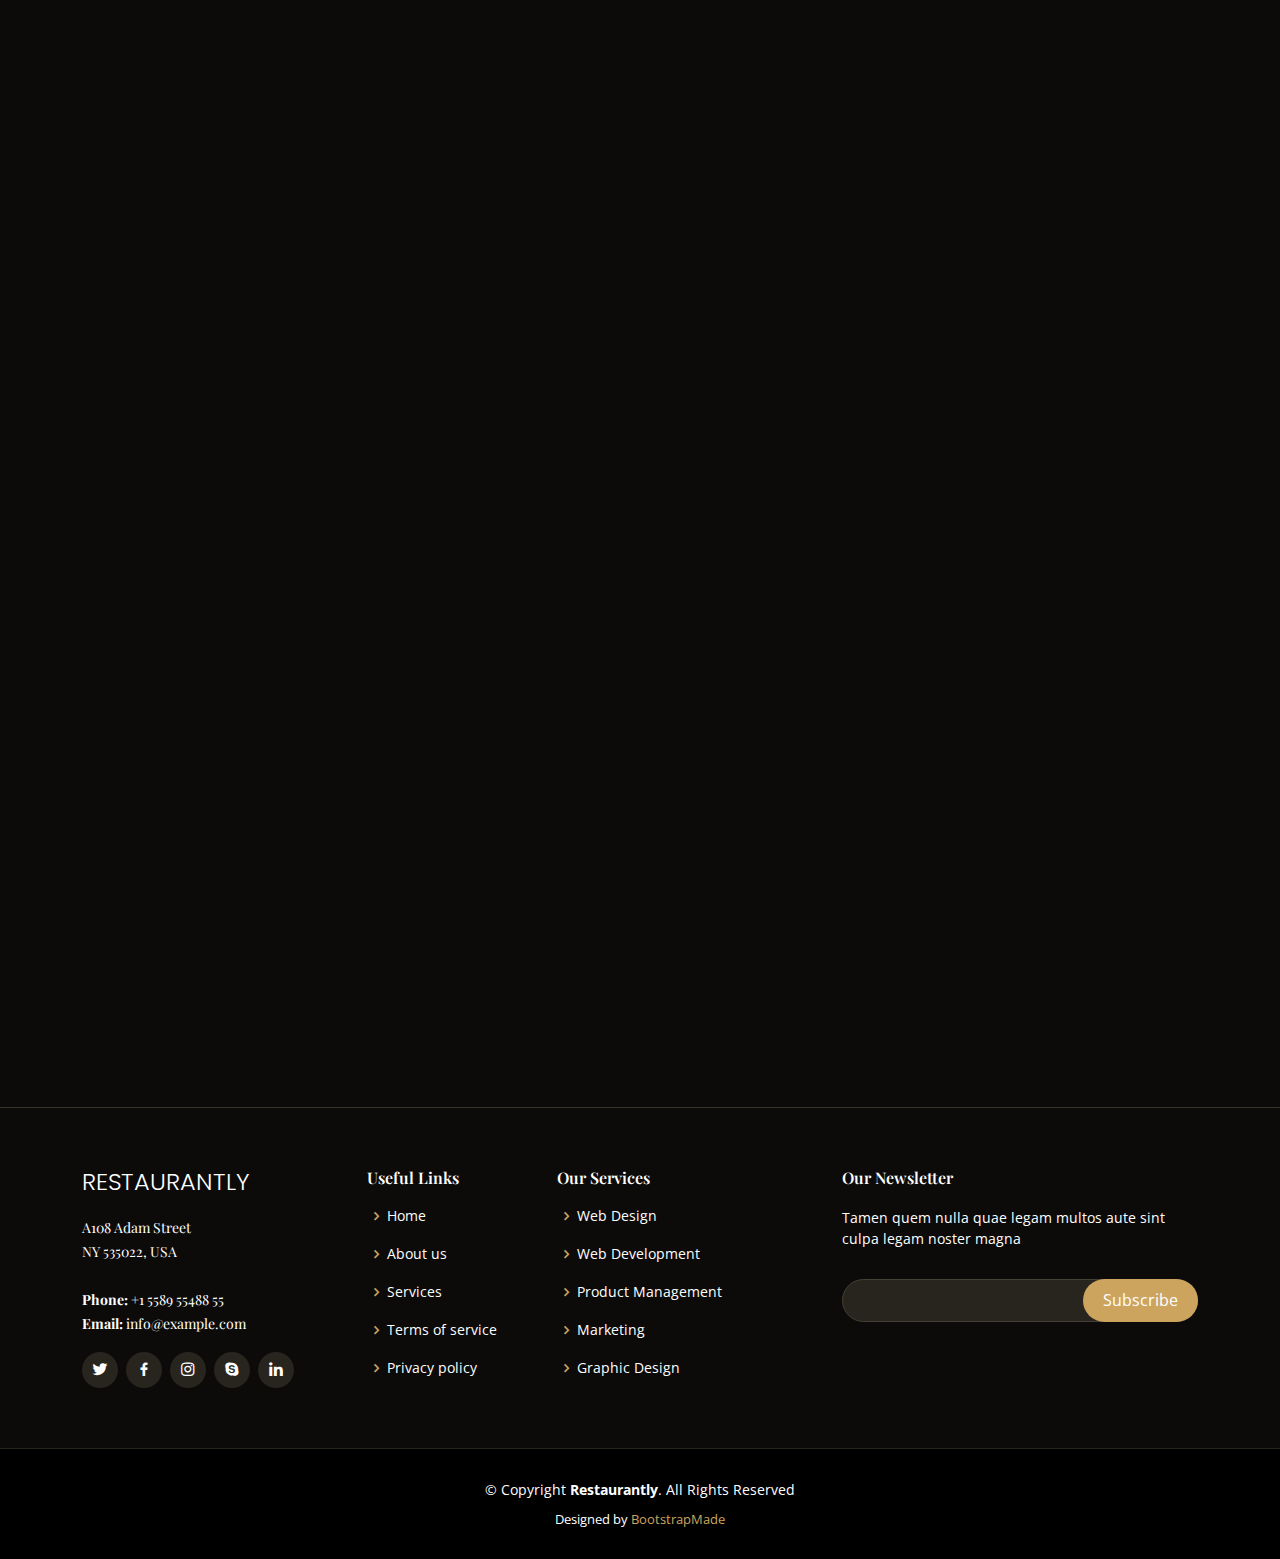
<file: Restaurantly/index.html>
<!DOCTYPE html>
<html lang="en">

<head>
  <meta charset="utf-8">
  <meta content="width=device-width, initial-scale=1.0" name="viewport">

  <title>Restaurantly Bootstrap Template - Index</title>
  <meta content="" name="description">
  <meta content="" name="keywords">

  <!-- Favicons -->
  <link href="assets/img/favicon.png" rel="icon">
  <link href="assets/img/apple-touch-icon.png" rel="apple-touch-icon">

  <!-- Google Fonts -->
  <link href="https://fonts.googleapis.com/css?family=Open+Sans:300,300i,400,400i,600,600i,700,700i|Playfair+Display:ital,wght@0,400;0,500;0,600;0,700;1,400;1,500;1,600;1,700|Poppins:300,300i,400,400i,500,500i,600,600i,700,700i" rel="stylesheet">

  <!-- Vendor CSS Files -->
  <link href="assets/vendor/animate.css/animate.min.css" rel="stylesheet">
  <link href="assets/vendor/aos/aos.css" rel="stylesheet">
  <link href="assets/vendor/bootstrap/css/bootstrap.min.css" rel="stylesheet">
  <link href="assets/vendor/bootstrap-icons/bootstrap-icons.css" rel="stylesheet">
  <link href="assets/vendor/boxicons/css/boxicons.min.css" rel="stylesheet">
  <link href="assets/vendor/glightbox/css/glightbox.min.css" rel="stylesheet">
  <link href="assets/vendor/swiper/swiper-bundle.min.css" rel="stylesheet">

  <!-- Template Main CSS File -->
  <link href="assets/css/style.css" rel="stylesheet">

  <!-- =======================================================
  * Template Name: Restaurantly - v3.1.0
  * Template URL: https://bootstrapmade.com/restaurantly-restaurant-template/
  * Author: BootstrapMade.com
  * License: https://bootstrapmade.com/license/
  ======================================================== -->
</head>

<body>

  <!-- ======= Top Bar ======= -->
  <div id="topbar" class="d-flex align-items-center fixed-top">
    <div class="container d-flex justify-content-center justify-content-md-between">

      <div class="contact-info d-flex align-items-center">
        <i class="bi bi-phone d-flex align-items-center"><span>+1 5589 55488 55</span></i>
        <i class="bi bi-clock d-flex align-items-center ms-4"><span> Mon-Sat: 11AM - 23PM</span></i>
      </div>

      <div class="languages d-none d-md-flex align-items-center">
        <ul>
          <li>En</li>
          <li><a href="#">De</a></li>
        </ul>
      </div>
    </div>
  </div>

  <!-- ======= Header ======= -->
  <header id="header" class="fixed-top d-flex align-items-cente">
    <div class="container-fluid container-xl d-flex align-items-center justify-content-lg-between">

      <h1 class="logo me-auto me-lg-0"><a href="index.html">Restaurantly</a></h1>
      <!-- Uncomment below if you prefer to use an image logo -->
      <!-- <a href="index.html" class="logo me-auto me-lg-0"><img src="assets/img/logo.png" alt="" class="img-fluid"></a>-->

      <nav id="navbar" class="navbar order-last order-lg-0">
        <ul>
          <li><a class="nav-link scrollto active" href="#hero">Home</a></li>
          <li><a class="nav-link scrollto" href="#about">About</a></li>
          <li><a class="nav-link scrollto" href="#menu">Menu</a></li>
          <li><a class="nav-link scrollto" href="#specials">Specials</a></li>
          <li><a class="nav-link scrollto" href="#events">Events</a></li>
          <li><a class="nav-link scrollto" href="#chefs">Chefs</a></li>
          <li><a class="nav-link scrollto" href="#gallery">Gallery</a></li>
          <li class="dropdown"><a href="#"><span>Drop Down</span> <i class="bi bi-chevron-down"></i></a>
            <ul>
              <li><a href="#">Drop Down 1</a></li>
              <li class="dropdown"><a href="#"><span>Deep Drop Down</span> <i class="bi bi-chevron-right"></i></a>
                <ul>
                  <li><a href="#">Deep Drop Down 1</a></li>
                  <li><a href="#">Deep Drop Down 2</a></li>
                  <li><a href="#">Deep Drop Down 3</a></li>
                  <li><a href="#">Deep Drop Down 4</a></li>
                  <li><a href="#">Deep Drop Down 5</a></li>
                </ul>
              </li>
              <li><a href="#">Drop Down 2</a></li>
              <li><a href="#">Drop Down 3</a></li>
              <li><a href="#">Drop Down 4</a></li>
            </ul>
          </li>
          <li><a class="nav-link scrollto" href="#contact">Contact</a></li>
        </ul>
        <i class="bi bi-list mobile-nav-toggle"></i>
      </nav><!-- .navbar -->
      <a href="#book-a-table" class="book-a-table-btn scrollto d-none d-lg-flex">Book a table</a>

    </div>
  </header><!-- End Header -->

  <!-- ======= Hero Section ======= -->
  <section id="hero" class="d-flex align-items-center">
    <div class="container position-relative text-center text-lg-start" data-aos="zoom-in" data-aos-delay="100">
      <div class="row">
        <div class="col-lg-8">
          <h1>Welcome to <span>Restaurantly</span></h1>
          <h2>Delivering great food for more than 18 years!</h2>

          <div class="btns">
            <a href="#menu" class="btn-menu animated fadeInUp scrollto">Our Menu</a>
            <a href="#book-a-table" class="btn-book animated fadeInUp scrollto">Book a Table</a>
          </div>
        </div>
        <div class="col-lg-4 d-flex align-items-center justify-content-center position-relative" data-aos="zoom-in" data-aos-delay="200">
          <a href="https://www.youtube.com/watch?v=GlrxcuEDyF8" class="glightbox play-btn"></a>
        </div>

      </div>
    </div>
  </section><!-- End Hero -->

  <main id="main">

    <!-- ======= About Section ======= -->
    <section id="about" class="about">
      <div class="container" data-aos="fade-up">

        <div class="row">
          <div class="col-lg-6 order-1 order-lg-2" data-aos="zoom-in" data-aos-delay="100">
            <div class="about-img">
              <img src="assets/img/about.jpg" alt="">
            </div>
          </div>
          <div class="col-lg-6 pt-4 pt-lg-0 order-2 order-lg-1 content">
            <h3>Voluptatem dignissimos provident quasi corporis voluptates sit assumenda.</h3>
            <p class="fst-italic">
              Lorem ipsum dolor sit amet, consectetur adipiscing elit, sed do eiusmod tempor incididunt ut labore et dolore
              magna aliqua.
            </p>
            <ul>
              <li><i class="bi bi-check-circle"></i> Ullamco laboris nisi ut aliquip ex ea commodo consequat.</li>
              <li><i class="bi bi-check-circle"></i> Duis aute irure dolor in reprehenderit in voluptate velit.</li>
              <li><i class="bi bi-check-circle"></i> Ullamco laboris nisi ut aliquip ex ea commodo consequat. Duis aute irure dolor in reprehenderit in voluptate trideta storacalaperda mastiro dolore eu fugiat nulla pariatur.</li>
            </ul>
            <p>
              Ullamco laboris nisi ut aliquip ex ea commodo consequat. Duis aute irure dolor in reprehenderit in voluptate
              velit esse cillum dolore eu fugiat nulla pariatur. Excepteur sint occaecat cupidatat non proident, sunt in
              culpa qui officia deserunt mollit anim id est laborum
            </p>
          </div>
        </div>

      </div>
    </section><!-- End About Section -->

    <!-- ======= Why Us Section ======= -->
    <section id="why-us" class="why-us">
      <div class="container" data-aos="fade-up">

        <div class="section-title">
          <h2>Why Us</h2>
          <p>Why Choose Our Restaurant</p>
        </div>

        <div class="row">

          <div class="col-lg-4">
            <div class="box" data-aos="zoom-in" data-aos-delay="100">
              <span>01</span>
              <h4>Lorem Ipsum</h4>
              <p>Ulamco laboris nisi ut aliquip ex ea commodo consequat. Et consectetur ducimus vero placeat</p>
            </div>
          </div>

          <div class="col-lg-4 mt-4 mt-lg-0">
            <div class="box" data-aos="zoom-in" data-aos-delay="200">
              <span>02</span>
              <h4>Repellat Nihil</h4>
              <p>Dolorem est fugiat occaecati voluptate velit esse. Dicta veritatis dolor quod et vel dire leno para dest</p>
            </div>
          </div>

          <div class="col-lg-4 mt-4 mt-lg-0">
            <div class="box" data-aos="zoom-in" data-aos-delay="300">
              <span>03</span>
              <h4> Ad ad velit qui</h4>
              <p>Molestiae officiis omnis illo asperiores. Aut doloribus vitae sunt debitis quo vel nam quis</p>
            </div>
          </div>

        </div>

      </div>
    </section><!-- End Why Us Section -->

    <!-- ======= Menu Section ======= -->
    <section id="menu" class="menu section-bg">
      <div class="container" data-aos="fade-up">

        <div class="section-title">
          <h2>Menu</h2>
          <p>Check Our Tasty Menu</p>
        </div>

        <div class="row" data-aos="fade-up" data-aos-delay="100">
          <div class="col-lg-12 d-flex justify-content-center">
            <ul id="menu-flters">
              <li data-filter="*" class="filter-active">All</li>
              <li data-filter=".filter-starters">Starters</li>
              <li data-filter=".filter-salads">Salads</li>
              <li data-filter=".filter-specialty">Specialty</li>
            </ul>
          </div>
        </div>

        <div class="row menu-container" data-aos="fade-up" data-aos-delay="200">

          <div class="col-lg-6 menu-item filter-starters">
            <img src="assets/img/menu/lobster-bisque.jpg" class="menu-img" alt="">
            <div class="menu-content">
              <a href="#">Lobster Bisque</a><span>$5.95</span>
            </div>
            <div class="menu-ingredients">
              Lorem, deren, trataro, filede, nerada
            </div>
          </div>

          <div class="col-lg-6 menu-item filter-specialty">
            <img src="assets/img/menu/bread-barrel.jpg" class="menu-img" alt="">
            <div class="menu-content">
              <a href="#">Bread Barrel</a><span>$6.95</span>
            </div>
            <div class="menu-ingredients">
              Lorem, deren, trataro, filede, nerada
            </div>
          </div>

          <div class="col-lg-6 menu-item filter-starters">
            <img src="assets/img/menu/cake.jpg" class="menu-img" alt="">
            <div class="menu-content">
              <a href="#">Crab Cake</a><span>$7.95</span>
            </div>
            <div class="menu-ingredients">
              A delicate crab cake served on a toasted roll with lettuce and tartar sauce
            </div>
          </div>

          <div class="col-lg-6 menu-item filter-salads">
            <img src="assets/img/menu/caesar.jpg" class="menu-img" alt="">
            <div class="menu-content">
              <a href="#">Caesar Selections</a><span>$8.95</span>
            </div>
            <div class="menu-ingredients">
              Lorem, deren, trataro, filede, nerada
            </div>
          </div>

          <div class="col-lg-6 menu-item filter-specialty">
            <img src="assets/img/menu/tuscan-grilled.jpg" class="menu-img" alt="">
            <div class="menu-content">
              <a href="#">Tuscan Grilled</a><span>$9.95</span>
            </div>
            <div class="menu-ingredients">
              Grilled chicken with provolone, artichoke hearts, and roasted red pesto
            </div>
          </div>

          <div class="col-lg-6 menu-item filter-starters">
            <img src="assets/img/menu/mozzarella.jpg" class="menu-img" alt="">
            <div class="menu-content">
              <a href="#">Mozzarella Stick</a><span>$4.95</span>
            </div>
            <div class="menu-ingredients">
              Lorem, deren, trataro, filede, nerada
            </div>
          </div>

          <div class="col-lg-6 menu-item filter-salads">
            <img src="assets/img/menu/greek-salad.jpg" class="menu-img" alt="">
            <div class="menu-content">
              <a href="#">Greek Salad</a><span>$9.95</span>
            </div>
            <div class="menu-ingredients">
              Fresh spinach, crisp romaine, tomatoes, and Greek olives
            </div>
          </div>

          <div class="col-lg-6 menu-item filter-salads">
            <img src="assets/img/menu/spinach-salad.jpg" class="menu-img" alt="">
            <div class="menu-content">
              <a href="#">Spinach Salad</a><span>$9.95</span>
            </div>
            <div class="menu-ingredients">
              Fresh spinach with mushrooms, hard boiled egg, and warm bacon vinaigrette
            </div>
          </div>

          <div class="col-lg-6 menu-item filter-specialty">
            <img src="assets/img/menu/lobster-roll.jpg" class="menu-img" alt="">
            <div class="menu-content">
              <a href="#">Lobster Roll</a><span>$12.95</span>
            </div>
            <div class="menu-ingredients">
              Plump lobster meat, mayo and crisp lettuce on a toasted bulky roll
            </div>
          </div>

        </div>

      </div>
    </section><!-- End Menu Section -->

    <!-- ======= Specials Section ======= -->
    <section id="specials" class="specials">
      <div class="container" data-aos="fade-up">

        <div class="section-title">
          <h2>Specials</h2>
          <p>Check Our Specials</p>
        </div>

        <div class="row" data-aos="fade-up" data-aos-delay="100">
          <div class="col-lg-3">
            <ul class="nav nav-tabs flex-column">
              <li class="nav-item">
                <a class="nav-link active show" data-bs-toggle="tab" href="#tab-1">Modi sit est</a>
              </li>
              <li class="nav-item">
                <a class="nav-link" data-bs-toggle="tab" href="#tab-2">Unde praesentium sed</a>
              </li>
              <li class="nav-item">
                <a class="nav-link" data-bs-toggle="tab" href="#tab-3">Pariatur explicabo vel</a>
              </li>
              <li class="nav-item">
                <a class="nav-link" data-bs-toggle="tab" href="#tab-4">Nostrum qui quasi</a>
              </li>
              <li class="nav-item">
                <a class="nav-link" data-bs-toggle="tab" href="#tab-5">Iusto ut expedita aut</a>
              </li>
            </ul>
          </div>
          <div class="col-lg-9 mt-4 mt-lg-0">
            <div class="tab-content">
              <div class="tab-pane active show" id="tab-1">
                <div class="row">
                  <div class="col-lg-8 details order-2 order-lg-1">
                    <h3>Architecto ut aperiam autem id</h3>
                    <p class="fst-italic">Qui laudantium consequatur laborum sit qui ad sapiente dila parde sonata raqer a videna mareta paulona marka</p>
                    <p>Et nobis maiores eius. Voluptatibus ut enim blanditiis atque harum sint. Laborum eos ipsum ipsa odit magni. Incidunt hic ut molestiae aut qui. Est repellat minima eveniet eius et quis magni nihil. Consequatur dolorem quaerat quos qui similique accusamus nostrum rem vero</p>
                  </div>
                  <div class="col-lg-4 text-center order-1 order-lg-2">
                    <img src="assets/img/specials-1.png" alt="" class="img-fluid">
                  </div>
                </div>
              </div>
              <div class="tab-pane" id="tab-2">
                <div class="row">
                  <div class="col-lg-8 details order-2 order-lg-1">
                    <h3>Et blanditiis nemo veritatis excepturi</h3>
                    <p class="fst-italic">Qui laudantium consequatur laborum sit qui ad sapiente dila parde sonata raqer a videna mareta paulona marka</p>
                    <p>Ea ipsum voluptatem consequatur quis est. Illum error ullam omnis quia et reiciendis sunt sunt est. Non aliquid repellendus itaque accusamus eius et velit ipsa voluptates. Optio nesciunt eaque beatae accusamus lerode pakto madirna desera vafle de nideran pal</p>
                  </div>
                  <div class="col-lg-4 text-center order-1 order-lg-2">
                    <img src="assets/img/specials-2.png" alt="" class="img-fluid">
                  </div>
                </div>
              </div>
              <div class="tab-pane" id="tab-3">
                <div class="row">
                  <div class="col-lg-8 details order-2 order-lg-1">
                    <h3>Impedit facilis occaecati odio neque aperiam sit</h3>
                    <p class="fst-italic">Eos voluptatibus quo. Odio similique illum id quidem non enim fuga. Qui natus non sunt dicta dolor et. In asperiores velit quaerat perferendis aut</p>
                    <p>Iure officiis odit rerum. Harum sequi eum illum corrupti culpa veritatis quisquam. Neque necessitatibus illo rerum eum ut. Commodi ipsam minima molestiae sed laboriosam a iste odio. Earum odit nesciunt fugiat sit ullam. Soluta et harum voluptatem optio quae</p>
                  </div>
                  <div class="col-lg-4 text-center order-1 order-lg-2">
                    <img src="assets/img/specials-3.png" alt="" class="img-fluid">
                  </div>
                </div>
              </div>
              <div class="tab-pane" id="tab-4">
                <div class="row">
                  <div class="col-lg-8 details order-2 order-lg-1">
                    <h3>Fuga dolores inventore laboriosam ut est accusamus laboriosam dolore</h3>
                    <p class="fst-italic">Totam aperiam accusamus. Repellat consequuntur iure voluptas iure porro quis delectus</p>
                    <p>Eaque consequuntur consequuntur libero expedita in voluptas. Nostrum ipsam necessitatibus aliquam fugiat debitis quis velit. Eum ex maxime error in consequatur corporis atque. Eligendi asperiores sed qui veritatis aperiam quia a laborum inventore</p>
                  </div>
                  <div class="col-lg-4 text-center order-1 order-lg-2">
                    <img src="assets/img/specials-4.png" alt="" class="img-fluid">
                  </div>
                </div>
              </div>
              <div class="tab-pane" id="tab-5">
                <div class="row">
                  <div class="col-lg-8 details order-2 order-lg-1">
                    <h3>Est eveniet ipsam sindera pad rone matrelat sando reda</h3>
                    <p class="fst-italic">Omnis blanditiis saepe eos autem qui sunt debitis porro quia.</p>
                    <p>Exercitationem nostrum omnis. Ut reiciendis repudiandae minus. Omnis recusandae ut non quam ut quod eius qui. Ipsum quia odit vero atque qui quibusdam amet. Occaecati sed est sint aut vitae molestiae voluptate vel</p>
                  </div>
                  <div class="col-lg-4 text-center order-1 order-lg-2">
                    <img src="assets/img/specials-5.png" alt="" class="img-fluid">
                  </div>
                </div>
              </div>
            </div>
          </div>
        </div>

      </div>
    </section><!-- End Specials Section -->

    <!-- ======= Events Section ======= -->
    <section id="events" class="events">
      <div class="container" data-aos="fade-up">

        <div class="section-title">
          <h2>Events</h2>
          <p>Organize Your Events in our Restaurant</p>
        </div>

        <div class="events-slider swiper-container" data-aos="fade-up" data-aos-delay="100">
          <div class="swiper-wrapper">

            <div class="swiper-slide">
              <div class="row event-item">
                <div class="col-lg-6">
                  <img src="assets/img/event-birthday.jpg" class="img-fluid" alt="">
                </div>
                <div class="col-lg-6 pt-4 pt-lg-0 content">
                  <h3>Birthday Parties</h3>
                  <div class="price">
                    <p><span>$189</span></p>
                  </div>
                  <p class="fst-italic">
                    Lorem ipsum dolor sit amet, consectetur adipiscing elit, sed do eiusmod tempor incididunt ut labore et dolore
                    magna aliqua.
                  </p>
                  <ul>
                    <li><i class="bi bi-check-circled"></i> Ullamco laboris nisi ut aliquip ex ea commodo consequat.</li>
                    <li><i class="bi bi-check-circled"></i> Duis aute irure dolor in reprehenderit in voluptate velit.</li>
                    <li><i class="bi bi-check-circled"></i> Ullamco laboris nisi ut aliquip ex ea commodo consequat.</li>
                  </ul>
                  <p>
                    Ullamco laboris nisi ut aliquip ex ea commodo consequat. Duis aute irure dolor in reprehenderit in voluptate
                    velit esse cillum dolore eu fugiat nulla pariatur
                  </p>
                </div>
              </div>
            </div><!-- End testimonial item -->

            <div class="swiper-slide">
              <div class="row event-item">
                <div class="col-lg-6">
                  <img src="assets/img/event-private.jpg" class="img-fluid" alt="">
                </div>
                <div class="col-lg-6 pt-4 pt-lg-0 content">
                  <h3>Private Parties</h3>
                  <div class="price">
                    <p><span>$290</span></p>
                  </div>
                  <p class="fst-italic">
                    Lorem ipsum dolor sit amet, consectetur adipiscing elit, sed do eiusmod tempor incididunt ut labore et dolore
                    magna aliqua.
                  </p>
                  <ul>
                    <li><i class="bi bi-check-circled"></i> Ullamco laboris nisi ut aliquip ex ea commodo consequat.</li>
                    <li><i class="bi bi-check-circled"></i> Duis aute irure dolor in reprehenderit in voluptate velit.</li>
                    <li><i class="bi bi-check-circled"></i> Ullamco laboris nisi ut aliquip ex ea commodo consequat.</li>
                  </ul>
                  <p>
                    Ullamco laboris nisi ut aliquip ex ea commodo consequat. Duis aute irure dolor in reprehenderit in voluptate
                    velit esse cillum dolore eu fugiat nulla pariatur
                  </p>
                </div>
              </div>
            </div><!-- End testimonial item -->

            <div class="swiper-slide">
              <div class="row event-item">
                <div class="col-lg-6">
                  <img src="assets/img/event-custom.jpg" class="img-fluid" alt="">
                </div>
                <div class="col-lg-6 pt-4 pt-lg-0 content">
                  <h3>Custom Parties</h3>
                  <div class="price">
                    <p><span>$99</span></p>
                  </div>
                  <p class="fst-italic">
                    Lorem ipsum dolor sit amet, consectetur adipiscing elit, sed do eiusmod tempor incididunt ut labore et dolore
                    magna aliqua.
                  </p>
                  <ul>
                    <li><i class="bi bi-check-circled"></i> Ullamco laboris nisi ut aliquip ex ea commodo consequat.</li>
                    <li><i class="bi bi-check-circled"></i> Duis aute irure dolor in reprehenderit in voluptate velit.</li>
                    <li><i class="bi bi-check-circled"></i> Ullamco laboris nisi ut aliquip ex ea commodo consequat.</li>
                  </ul>
                  <p>
                    Ullamco laboris nisi ut aliquip ex ea commodo consequat. Duis aute irure dolor in reprehenderit in voluptate
                    velit esse cillum dolore eu fugiat nulla pariatur
                  </p>
                </div>
              </div>
            </div><!-- End testimonial item -->

          </div>
          <div class="swiper-pagination"></div>
        </div>

      </div>
    </section><!-- End Events Section -->

    <!-- ======= Book A Table Section ======= -->
    <section id="book-a-table" class="book-a-table">
      <div class="container" data-aos="fade-up">

        <div class="section-title">
          <h2>Reservation</h2>
          <p>Book a Table</p>
        </div>

        <form action="forms/book-a-table.php" method="post" role="form" class="php-email-form" data-aos="fade-up" data-aos-delay="100">
          <div class="row">
            <div class="col-lg-4 col-md-6 form-group">
              <input type="text" name="name" class="form-control" id="name" placeholder="Your Name" data-rule="minlen:4" data-msg="Please enter at least 4 chars">
              <div class="validate"></div>
            </div>
            <div class="col-lg-4 col-md-6 form-group mt-3 mt-md-0">
              <input type="email" class="form-control" name="email" id="email" placeholder="Your Email" data-rule="email" data-msg="Please enter a valid email">
              <div class="validate"></div>
            </div>
            <div class="col-lg-4 col-md-6 form-group mt-3 mt-md-0">
              <input type="text" class="form-control" name="phone" id="phone" placeholder="Your Phone" data-rule="minlen:4" data-msg="Please enter at least 4 chars">
              <div class="validate"></div>
            </div>
            <div class="col-lg-4 col-md-6 form-group mt-3">
              <input type="text" name="date" class="form-control" id="date" placeholder="Date" data-rule="minlen:4" data-msg="Please enter at least 4 chars">
              <div class="validate"></div>
            </div>
            <div class="col-lg-4 col-md-6 form-group mt-3">
              <input type="text" class="form-control" name="time" id="time" placeholder="Time" data-rule="minlen:4" data-msg="Please enter at least 4 chars">
              <div class="validate"></div>
            </div>
            <div class="col-lg-4 col-md-6 form-group mt-3">
              <input type="number" class="form-control" name="people" id="people" placeholder="# of people" data-rule="minlen:1" data-msg="Please enter at least 1 chars">
              <div class="validate"></div>
            </div>
          </div>
          <div class="form-group mt-3">
            <textarea class="form-control" name="message" rows="5" placeholder="Message"></textarea>
            <div class="validate"></div>
          </div>
          <div class="mb-3">
            <div class="loading">Loading</div>
            <div class="error-message"></div>
            <div class="sent-message">Your booking request was sent. We will call back or send an Email to confirm your reservation. Thank you!</div>
          </div>
          <div class="text-center"><button type="submit">Book a Table</button></div>
        </form>

      </div>
    </section><!-- End Book A Table Section -->

    <!-- ======= Testimonials Section ======= -->
    <section id="testimonials" class="testimonials section-bg">
      <div class="container" data-aos="fade-up">

        <div class="section-title">
          <h2>Testimonials</h2>
          <p>What they're saying about us</p>
        </div>

        <div class="testimonials-slider swiper-container" data-aos="fade-up" data-aos-delay="100">
          <div class="swiper-wrapper">

            <div class="swiper-slide">
              <div class="testimonial-item">
                <p>
                  <i class="bx bxs-quote-alt-left quote-icon-left"></i>
                  Proin iaculis purus consequat sem cure digni ssim donec porttitora entum suscipit rhoncus. Accusantium quam, ultricies eget id, aliquam eget nibh et. Maecen aliquam, risus at semper.
                  <i class="bx bxs-quote-alt-right quote-icon-right"></i>
                </p>
                <img src="assets/img/testimonials/testimonials-1.jpg" class="testimonial-img" alt="">
                <h3>Saul Goodman</h3>
                <h4>Ceo &amp; Founder</h4>
              </div>
            </div><!-- End testimonial item -->

            <div class="swiper-slide">
              <div class="testimonial-item">
                <p>
                  <i class="bx bxs-quote-alt-left quote-icon-left"></i>
                  Export tempor illum tamen malis malis eram quae irure esse labore quem cillum quid cillum eram malis quorum velit fore eram velit sunt aliqua noster fugiat irure amet legam anim culpa.
                  <i class="bx bxs-quote-alt-right quote-icon-right"></i>
                </p>
                <img src="assets/img/testimonials/testimonials-2.jpg" class="testimonial-img" alt="">
                <h3>Sara Wilsson</h3>
                <h4>Designer</h4>
              </div>
            </div><!-- End testimonial item -->

            <div class="swiper-slide">
              <div class="testimonial-item">
                <p>
                  <i class="bx bxs-quote-alt-left quote-icon-left"></i>
                  Enim nisi quem export duis labore cillum quae magna enim sint quorum nulla quem veniam duis minim tempor labore quem eram duis noster aute amet eram fore quis sint minim.
                  <i class="bx bxs-quote-alt-right quote-icon-right"></i>
                </p>
                <img src="assets/img/testimonials/testimonials-3.jpg" class="testimonial-img" alt="">
                <h3>Jena Karlis</h3>
                <h4>Store Owner</h4>
              </div>
            </div><!-- End testimonial item -->

            <div class="swiper-slide">
              <div class="testimonial-item">
                <p>
                  <i class="bx bxs-quote-alt-left quote-icon-left"></i>
                  Fugiat enim eram quae cillum dolore dolor amet nulla culpa multos export minim fugiat minim velit minim dolor enim duis veniam ipsum anim magna sunt elit fore quem dolore labore illum veniam.
                  <i class="bx bxs-quote-alt-right quote-icon-right"></i>
                </p>
                <img src="assets/img/testimonials/testimonials-4.jpg" class="testimonial-img" alt="">
                <h3>Matt Brandon</h3>
                <h4>Freelancer</h4>
              </div>
            </div><!-- End testimonial item -->

            <div class="swiper-slide">
              <div class="testimonial-item">
                <p>
                  <i class="bx bxs-quote-alt-left quote-icon-left"></i>
                  Quis quorum aliqua sint quem legam fore sunt eram irure aliqua veniam tempor noster veniam enim culpa labore duis sunt culpa nulla illum cillum fugiat legam esse veniam culpa fore nisi cillum quid.
                  <i class="bx bxs-quote-alt-right quote-icon-right"></i>
                </p>
                <img src="assets/img/testimonials/testimonials-5.jpg" class="testimonial-img" alt="">
                <h3>John Larson</h3>
                <h4>Entrepreneur</h4>
              </div>
            </div><!-- End testimonial item -->

          </div>
          <div class="swiper-pagination"></div>
        </div>

      </div>
    </section><!-- End Testimonials Section -->

    <!-- ======= Gallery Section ======= -->
    <section id="gallery" class="gallery">

      <div class="container" data-aos="fade-up">
        <div class="section-title">
          <h2>Gallery</h2>
          <p>Some photos from Our Restaurant</p>
        </div>
      </div>

      <div class="container-fluid" data-aos="fade-up" data-aos-delay="100">

        <div class="row g-0">

          <div class="col-lg-3 col-md-4">
            <div class="gallery-item">
              <a href="assets/img/gallery/gallery-1.jpg" class="gallery-lightbox" data-gall="gallery-item">
                <img src="assets/img/gallery/gallery-1.jpg" alt="" class="img-fluid">
              </a>
            </div>
          </div>

          <div class="col-lg-3 col-md-4">
            <div class="gallery-item">
              <a href="assets/img/gallery/gallery-2.jpg" class="gallery-lightbox" data-gall="gallery-item">
                <img src="assets/img/gallery/gallery-2.jpg" alt="" class="img-fluid">
              </a>
            </div>
          </div>

          <div class="col-lg-3 col-md-4">
            <div class="gallery-item">
              <a href="assets/img/gallery/gallery-3.jpg" class="gallery-lightbox" data-gall="gallery-item">
                <img src="assets/img/gallery/gallery-3.jpg" alt="" class="img-fluid">
              </a>
            </div>
          </div>

          <div class="col-lg-3 col-md-4">
            <div class="gallery-item">
              <a href="assets/img/gallery/gallery-4.jpg" class="gallery-lightbox" data-gall="gallery-item">
                <img src="assets/img/gallery/gallery-4.jpg" alt="" class="img-fluid">
              </a>
            </div>
          </div>

          <div class="col-lg-3 col-md-4">
            <div class="gallery-item">
              <a href="assets/img/gallery/gallery-5.jpg" class="gallery-lightbox" data-gall="gallery-item">
                <img src="assets/img/gallery/gallery-5.jpg" alt="" class="img-fluid">
              </a>
            </div>
          </div>

          <div class="col-lg-3 col-md-4">
            <div class="gallery-item">
              <a href="assets/img/gallery/gallery-6.jpg" class="gallery-lightbox" data-gall="gallery-item">
                <img src="assets/img/gallery/gallery-6.jpg" alt="" class="img-fluid">
              </a>
            </div>
          </div>

          <div class="col-lg-3 col-md-4">
            <div class="gallery-item">
              <a href="assets/img/gallery/gallery-7.jpg" class="gallery-lightbox" data-gall="gallery-item">
                <img src="assets/img/gallery/gallery-7.jpg" alt="" class="img-fluid">
              </a>
            </div>
          </div>

          <div class="col-lg-3 col-md-4">
            <div class="gallery-item">
              <a href="assets/img/gallery/gallery-8.jpg" class="gallery-lightbox" data-gall="gallery-item">
                <img src="assets/img/gallery/gallery-8.jpg" alt="" class="img-fluid">
              </a>
            </div>
          </div>

        </div>

      </div>
    </section><!-- End Gallery Section -->

    <!-- ======= Chefs Section ======= -->
    <section id="chefs" class="chefs">
      <div class="container" data-aos="fade-up">

        <div class="section-title">
          <h2>Chefs</h2>
          <p>Our Proffesional Chefs</p>
        </div>

        <div class="row">

          <div class="col-lg-4 col-md-6">
            <div class="member" data-aos="zoom-in" data-aos-delay="100">
              <img src="assets/img/chefs/chefs-1.jpg" class="img-fluid" alt="">
              <div class="member-info">
                <div class="member-info-content">
                  <h4>Walter White</h4>
                  <span>Master Chef</span>
                </div>
                <div class="social">
                  <a href=""><i class="bi bi-twitter"></i></a>
                  <a href=""><i class="bi bi-facebook"></i></a>
                  <a href=""><i class="bi bi-instagram"></i></a>
                  <a href=""><i class="bi bi-linkedin"></i></a>
                </div>
              </div>
            </div>
          </div>

          <div class="col-lg-4 col-md-6">
            <div class="member" data-aos="zoom-in" data-aos-delay="200">
              <img src="assets/img/chefs/chefs-2.jpg" class="img-fluid" alt="">
              <div class="member-info">
                <div class="member-info-content">
                  <h4>Sarah Jhonson</h4>
                  <span>Patissier</span>
                </div>
                <div class="social">
                  <a href=""><i class="bi bi-twitter"></i></a>
                  <a href=""><i class="bi bi-facebook"></i></a>
                  <a href=""><i class="bi bi-instagram"></i></a>
                  <a href=""><i class="bi bi-linkedin"></i></a>
                </div>
              </div>
            </div>
          </div>

          <div class="col-lg-4 col-md-6">
            <div class="member" data-aos="zoom-in" data-aos-delay="300">
              <img src="assets/img/chefs/chefs-3.jpg" class="img-fluid" alt="">
              <div class="member-info">
                <div class="member-info-content">
                  <h4>William Anderson</h4>
                  <span>Cook</span>
                </div>
                <div class="social">
                  <a href=""><i class="bi bi-twitter"></i></a>
                  <a href=""><i class="bi bi-facebook"></i></a>
                  <a href=""><i class="bi bi-instagram"></i></a>
                  <a href=""><i class="bi bi-linkedin"></i></a>
                </div>
              </div>
            </div>
          </div>

        </div>

      </div>
    </section><!-- End Chefs Section -->

    <!-- ======= Contact Section ======= -->
    <section id="contact" class="contact">
      <div class="container" data-aos="fade-up">

        <div class="section-title">
          <h2>Contact</h2>
          <p>Contact Us</p>
        </div>
      </div>

      <div data-aos="fade-up">
        <iframe style="border:0; width: 100%; height: 350px;" src="https://www.google.com/maps/embed?pb=!1m14!1m8!1m3!1d12097.433213460943!2d-74.0062269!3d40.7101282!3m2!1i1024!2i768!4f13.1!3m3!1m2!1s0x0%3A0xb89d1fe6bc499443!2sDowntown+Conference+Center!5e0!3m2!1smk!2sbg!4v1539943755621" frameborder="0" allowfullscreen></iframe>
      </div>

      <div class="container" data-aos="fade-up">

        <div class="row mt-5">

          <div class="col-lg-4">
            <div class="info">
              <div class="address">
                <i class="bi bi-geo-alt"></i>
                <h4>Location:</h4>
                <p>A108 Adam Street, New York, NY 535022</p>
              </div>

              <div class="open-hours">
                <i class="bi bi-clock"></i>
                <h4>Open Hours:</h4>
                <p>
                  Monday-Saturday:<br>
                  11:00 AM - 2300 PM
                </p>
              </div>

              <div class="email">
                <i class="bi bi-envelope"></i>
                <h4>Email:</h4>
                <p>info@example.com</p>
              </div>

              <div class="phone">
                <i class="bi bi-phone"></i>
                <h4>Call:</h4>
                <p>+1 5589 55488 55s</p>
              </div>

            </div>

          </div>

          <div class="col-lg-8 mt-5 mt-lg-0">

            <form action="forms/contact.php" method="post" role="form" class="php-email-form">
              <div class="row">
                <div class="col-md-6 form-group">
                  <input type="text" name="name" class="form-control" id="name" placeholder="Your Name" required>
                </div>
                <div class="col-md-6 form-group mt-3 mt-md-0">
                  <input type="email" class="form-control" name="email" id="email" placeholder="Your Email" required>
                </div>
              </div>
              <div class="form-group mt-3">
                <input type="text" class="form-control" name="subject" id="subject" placeholder="Subject" required>
              </div>
              <div class="form-group mt-3">
                <textarea class="form-control" name="message" rows="8" placeholder="Message" required></textarea>
              </div>
              <div class="my-3">
                <div class="loading">Loading</div>
                <div class="error-message"></div>
                <div class="sent-message">Your message has been sent. Thank you!</div>
              </div>
              <div class="text-center"><button type="submit">Send Message</button></div>
            </form>

          </div>

        </div>

      </div>
    </section><!-- End Contact Section -->

  </main><!-- End #main -->

  <!-- ======= Footer ======= -->
  <footer id="footer">
    <div class="footer-top">
      <div class="container">
        <div class="row">

          <div class="col-lg-3 col-md-6">
            <div class="footer-info">
              <h3>Restaurantly</h3>
              <p>
                A108 Adam Street <br>
                NY 535022, USA<br><br>
                <strong>Phone:</strong> +1 5589 55488 55<br>
                <strong>Email:</strong> info@example.com<br>
              </p>
              <div class="social-links mt-3">
                <a href="#" class="twitter"><i class="bx bxl-twitter"></i></a>
                <a href="#" class="facebook"><i class="bx bxl-facebook"></i></a>
                <a href="#" class="instagram"><i class="bx bxl-instagram"></i></a>
                <a href="#" class="google-plus"><i class="bx bxl-skype"></i></a>
                <a href="#" class="linkedin"><i class="bx bxl-linkedin"></i></a>
              </div>
            </div>
          </div>

          <div class="col-lg-2 col-md-6 footer-links">
            <h4>Useful Links</h4>
            <ul>
              <li><i class="bx bx-chevron-right"></i> <a href="#">Home</a></li>
              <li><i class="bx bx-chevron-right"></i> <a href="#">About us</a></li>
              <li><i class="bx bx-chevron-right"></i> <a href="#">Services</a></li>
              <li><i class="bx bx-chevron-right"></i> <a href="#">Terms of service</a></li>
              <li><i class="bx bx-chevron-right"></i> <a href="#">Privacy policy</a></li>
            </ul>
          </div>

          <div class="col-lg-3 col-md-6 footer-links">
            <h4>Our Services</h4>
            <ul>
              <li><i class="bx bx-chevron-right"></i> <a href="#">Web Design</a></li>
              <li><i class="bx bx-chevron-right"></i> <a href="#">Web Development</a></li>
              <li><i class="bx bx-chevron-right"></i> <a href="#">Product Management</a></li>
              <li><i class="bx bx-chevron-right"></i> <a href="#">Marketing</a></li>
              <li><i class="bx bx-chevron-right"></i> <a href="#">Graphic Design</a></li>
            </ul>
          </div>

          <div class="col-lg-4 col-md-6 footer-newsletter">
            <h4>Our Newsletter</h4>
            <p>Tamen quem nulla quae legam multos aute sint culpa legam noster magna</p>
            <form action="" method="post">
              <input type="email" name="email"><input type="submit" value="Subscribe">
            </form>

          </div>

        </div>
      </div>
    </div>

    <div class="container">
      <div class="copyright">
        &copy; Copyright <strong><span>Restaurantly</span></strong>. All Rights Reserved
      </div>
      <div class="credits">
        <!-- All the links in the footer should remain intact. -->
        <!-- You can delete the links only if you purchased the pro version. -->
        <!-- Licensing information: https://bootstrapmade.com/license/ -->
        <!-- Purchase the pro version with working PHP/AJAX contact form: https://bootstrapmade.com/restaurantly-restaurant-template/ -->
        Designed by <a href="https://bootstrapmade.com/">BootstrapMade</a>
      </div>
    </div>
  </footer><!-- End Footer -->

  <div id="preloader"></div>
  <a href="#" class="back-to-top d-flex align-items-center justify-content-center"><i class="bi bi-arrow-up-short"></i></a>

  <!-- Vendor JS Files -->
  <script src="assets/vendor/aos/aos.js"></script>
  <script src="assets/vendor/bootstrap/js/bootstrap.bundle.min.js"></script>
  <script src="assets/vendor/glightbox/js/glightbox.min.js"></script>
  <script src="assets/vendor/isotope-layout/isotope.pkgd.min.js"></script>
  <script src="assets/vendor/php-email-form/validate.js"></script>
  <script src="assets/vendor/swiper/swiper-bundle.min.js"></script>

  <!-- Template Main JS File -->
  <script src="assets/js/main.js"></script>

</body>

</html>
</file>
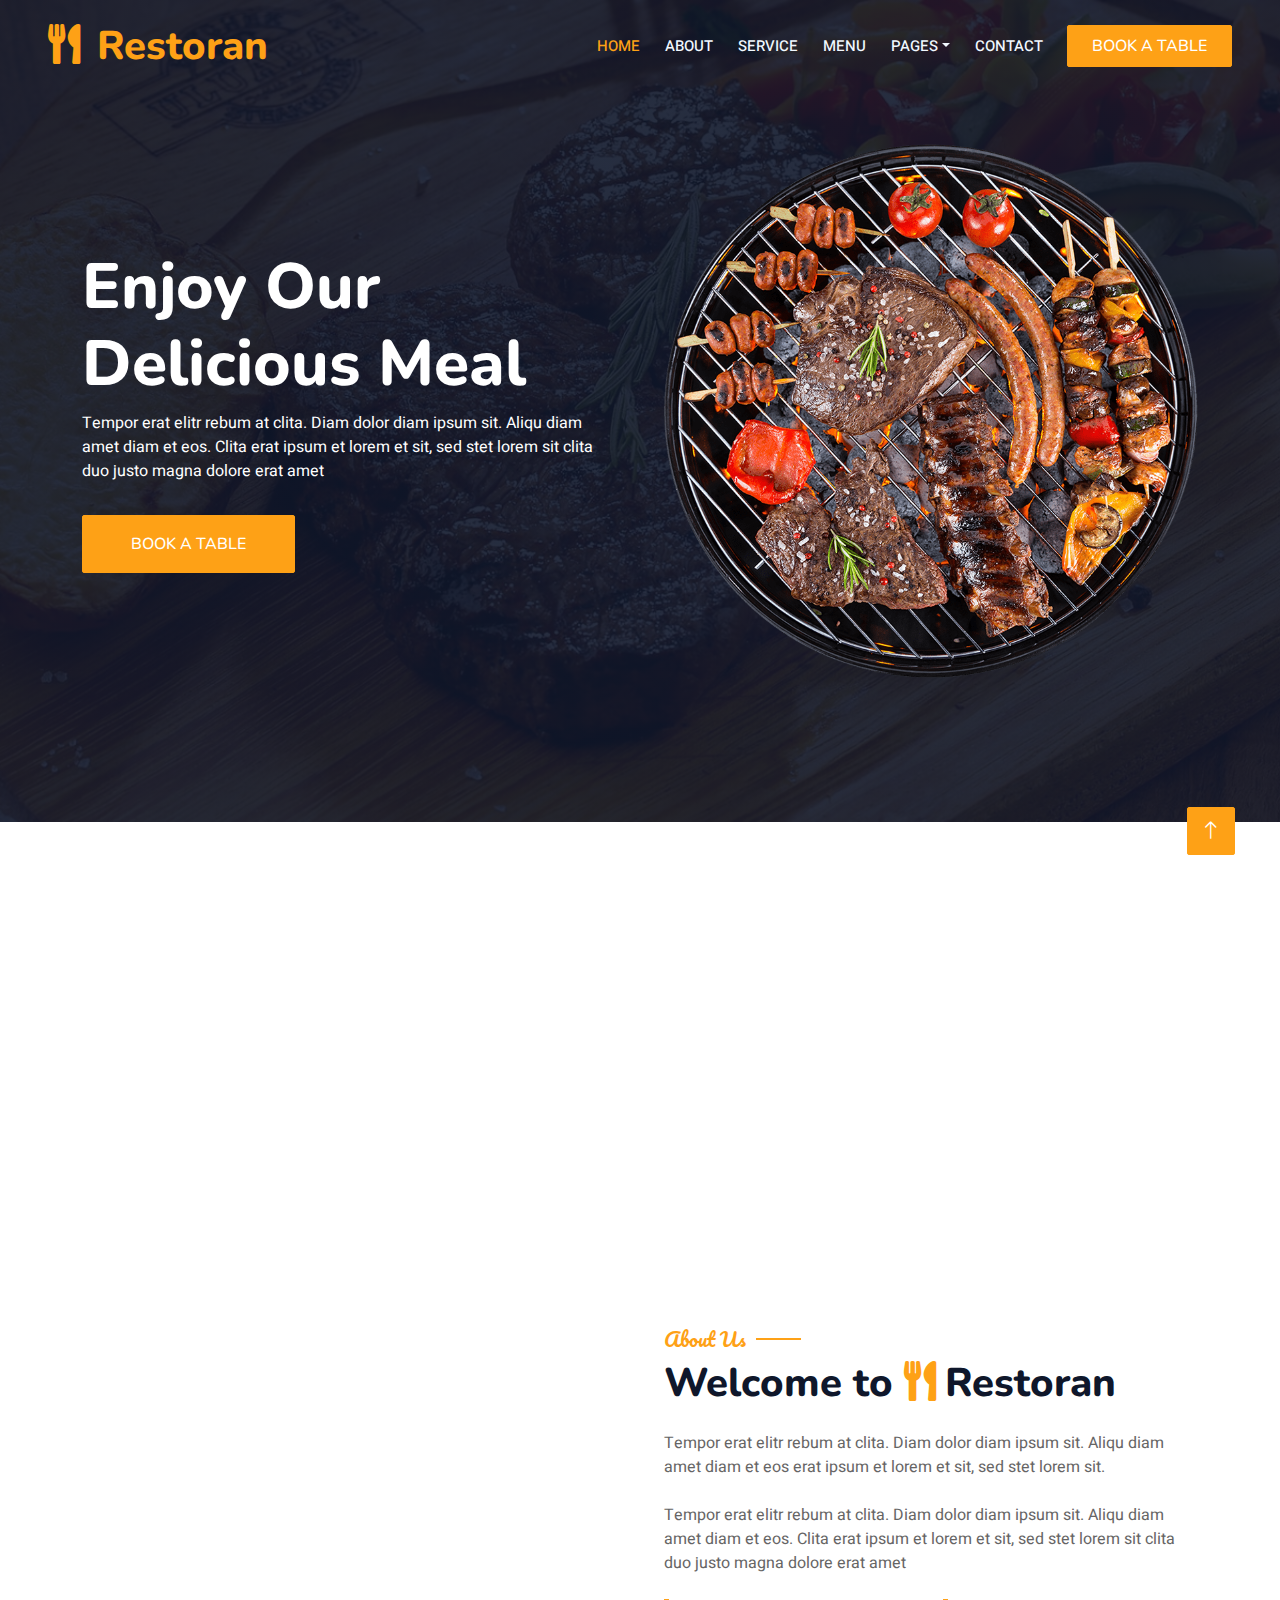
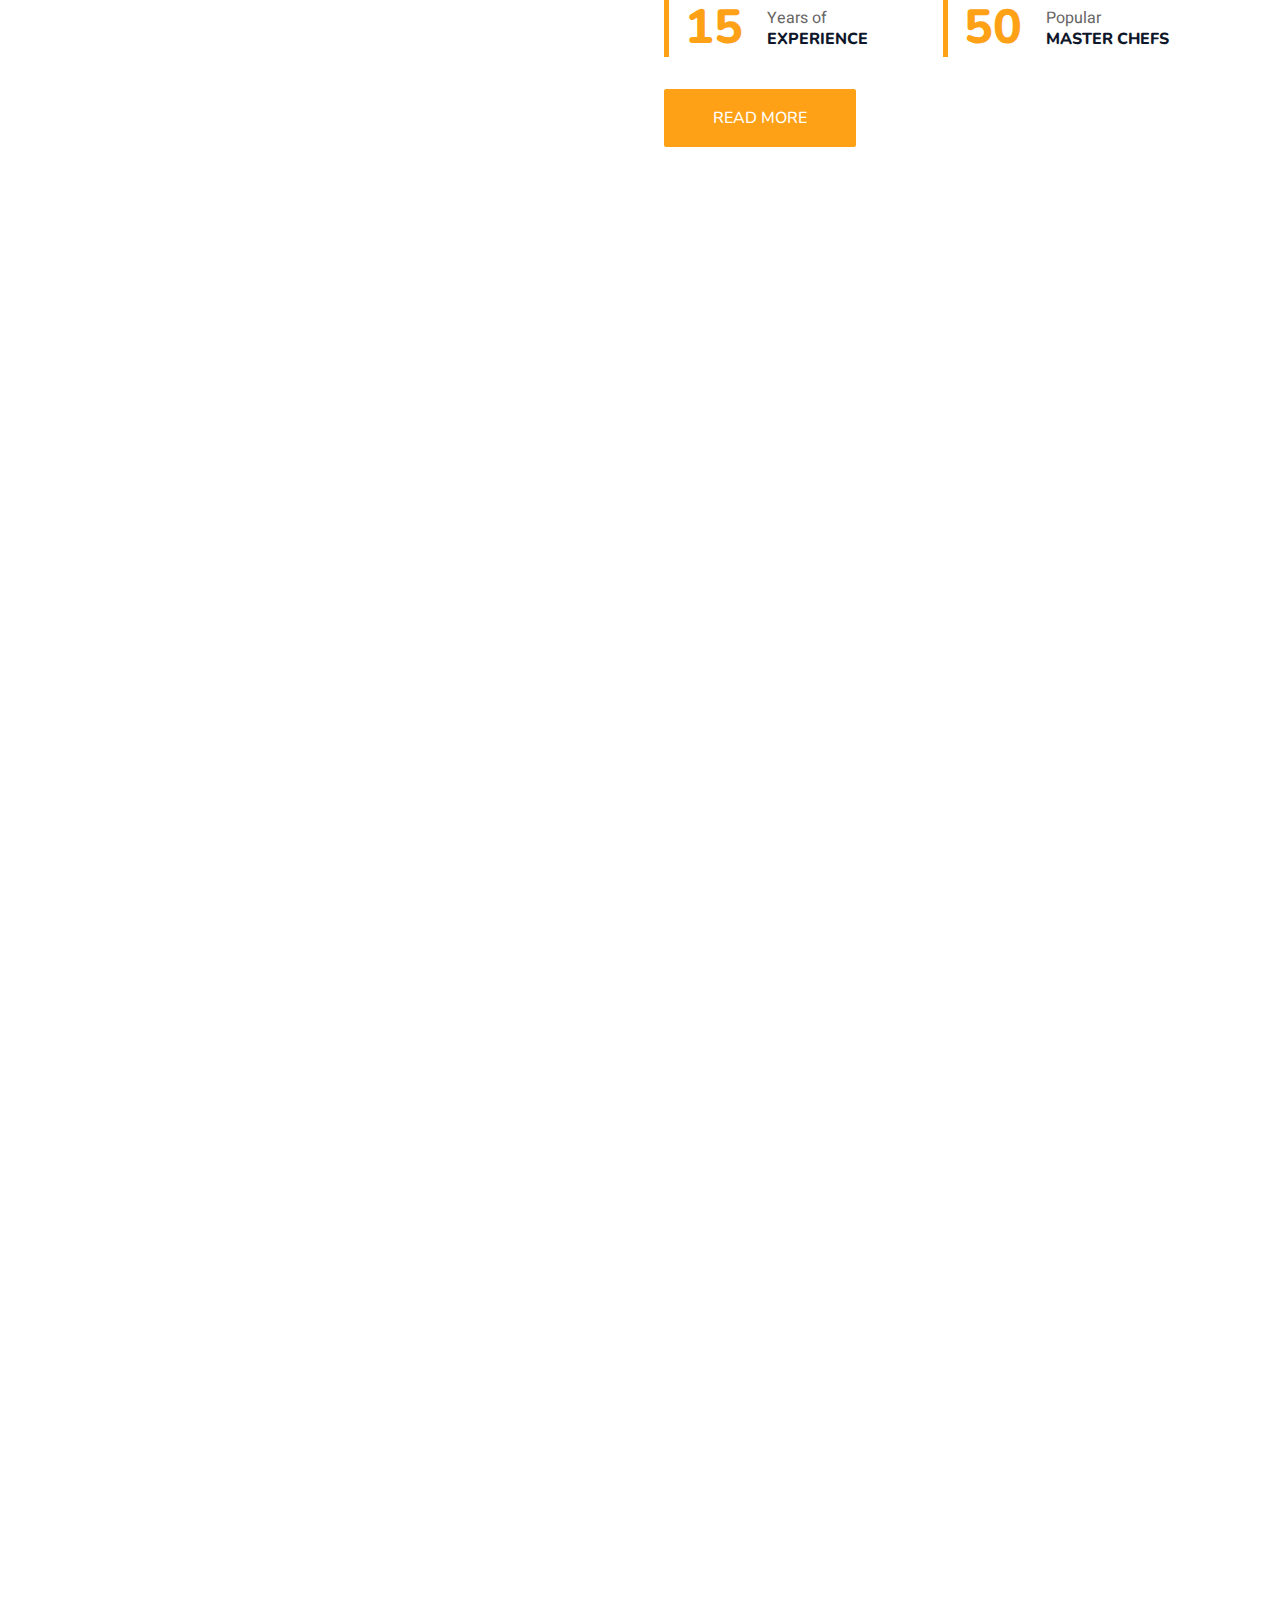
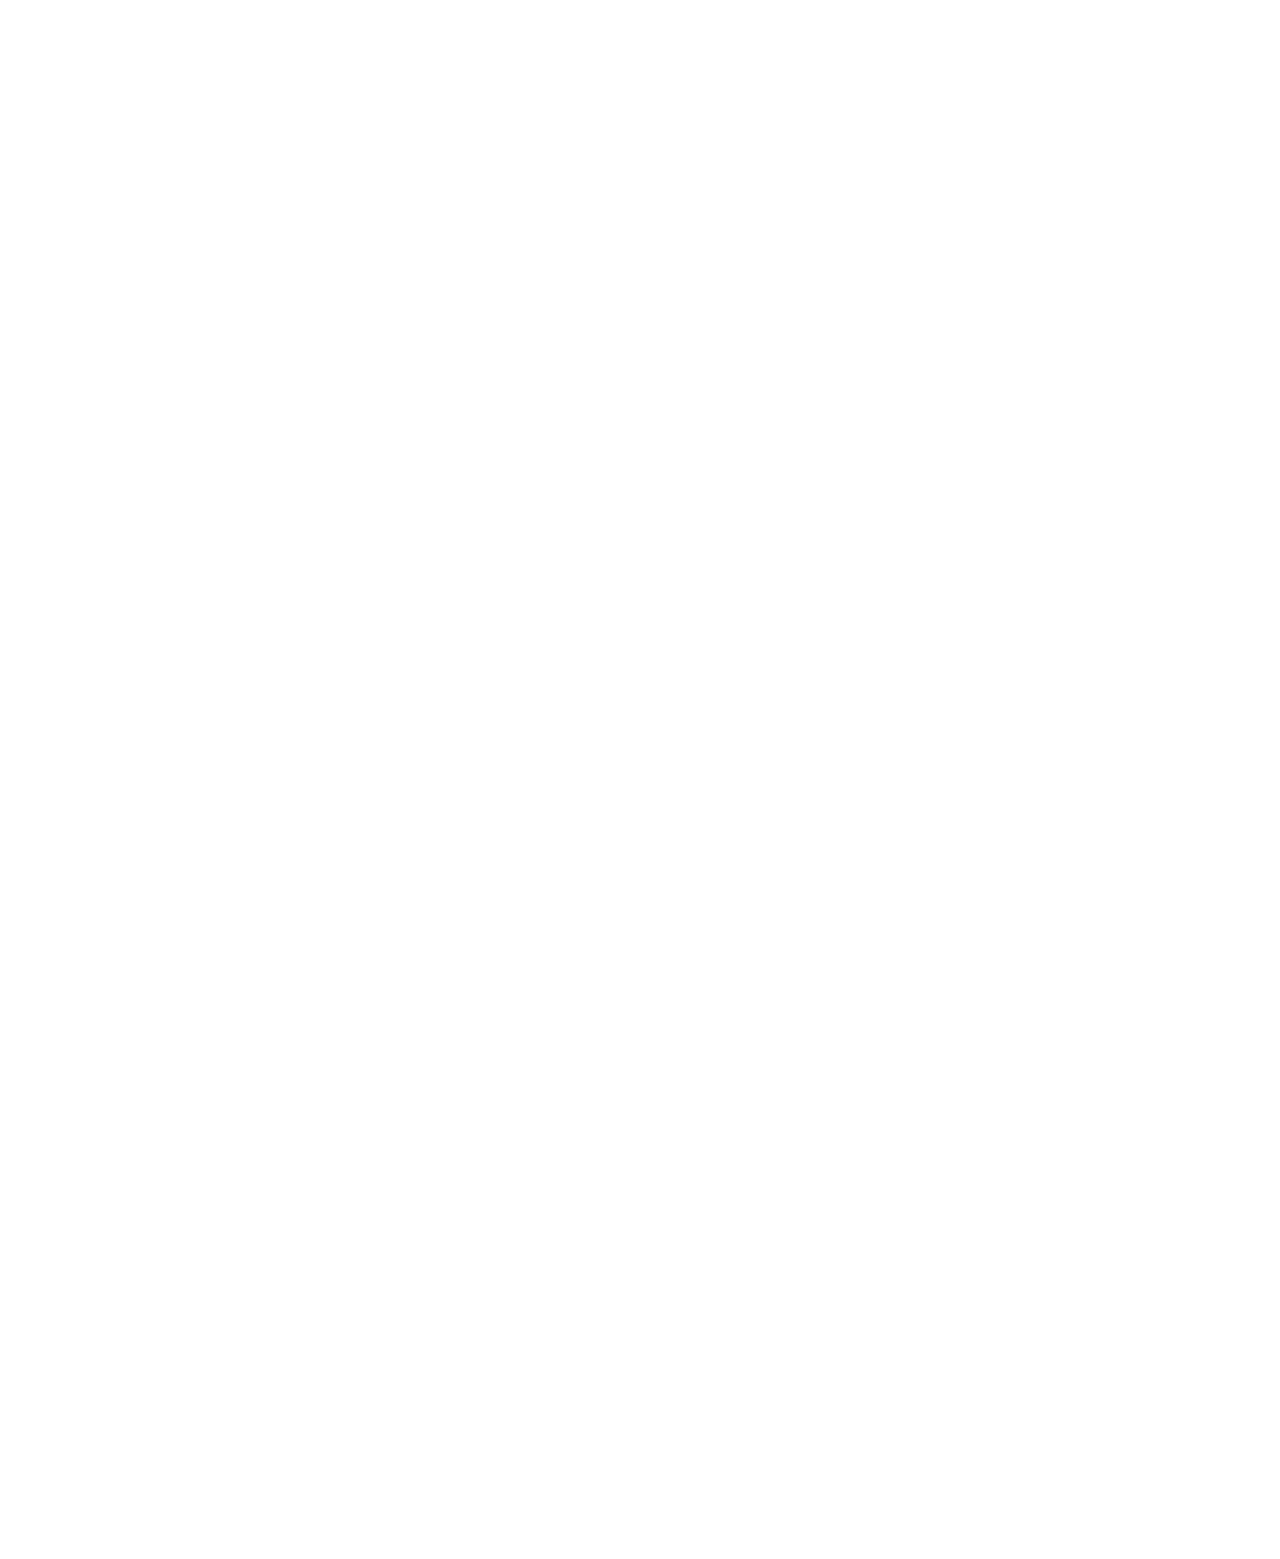
<file: restoran-1.0.0/index.html>
<!DOCTYPE html>
<html lang="en">

<head>
    <meta charset="utf-8">
    <title>Restoran - Bootstrap Restaurant Template</title>
    <meta content="width=device-width, initial-scale=1.0" name="viewport">
    <meta content="" name="keywords">
    <meta content="" name="description">

    <!-- Favicon -->
    <link href="img/favicon.ico" rel="icon">

    <!-- Google Web Fonts -->
    <link rel="preconnect" href="https://fonts.googleapis.com">
    <link rel="preconnect" href="https://fonts.gstatic.com" crossorigin>
    <link href="https://fonts.googleapis.com/css2?family=Heebo:wght@400;500;600&family=Nunito:wght@600;700;800&family=Pacifico&display=swap" rel="stylesheet">

    <!-- Icon Font Stylesheet -->
    <link href="https://cdnjs.cloudflare.com/ajax/libs/font-awesome/5.10.0/css/all.min.css" rel="stylesheet">
    <link href="https://cdn.jsdelivr.net/npm/bootstrap-icons@1.4.1/font/bootstrap-icons.css" rel="stylesheet">

    <!-- Libraries Stylesheet -->
    <link href="lib/animate/animate.min.css" rel="stylesheet">
    <link href="lib/owlcarousel/assets/owl.carousel.min.css" rel="stylesheet">
    <link href="lib/tempusdominus/css/tempusdominus-bootstrap-4.min.css" rel="stylesheet" />

    <!-- Customized Bootstrap Stylesheet -->
    <link href="css/bootstrap.min.css" rel="stylesheet">

    <!-- Template Stylesheet -->
    <link href="css/style.css" rel="stylesheet">
</head>

<body>
    <div class="container-xxl bg-white p-0">
        <!-- Spinner Start -->
        <div id="spinner" class="show bg-white position-fixed translate-middle w-100 vh-100 top-50 start-50 d-flex align-items-center justify-content-center">
            <div class="spinner-border text-primary" style="width: 3rem; height: 3rem;" role="status">
                <span class="sr-only">Loading...</span>
            </div>
        </div>
        <!-- Spinner End -->


        <!-- Navbar & Hero Start -->
        <div class="container-xxl position-relative p-0">
            <nav class="navbar navbar-expand-lg navbar-dark bg-dark px-4 px-lg-5 py-3 py-lg-0">
                <a href="" class="navbar-brand p-0">
                    <h1 class="text-primary m-0"><i class="fa fa-utensils me-3"></i>Restoran</h1>
                    <!-- <img src="img/logo.png" alt="Logo"> -->
                </a>
                <button class="navbar-toggler" type="button" data-bs-toggle="collapse" data-bs-target="#navbarCollapse">
                    <span class="fa fa-bars"></span>
                </button>
                <div class="collapse navbar-collapse" id="navbarCollapse">
                    <div class="navbar-nav ms-auto py-0 pe-4">
                        <a href="index.html" class="nav-item nav-link active">Home</a>
                        <a href="about.html" class="nav-item nav-link">About</a>
                        <a href="service.html" class="nav-item nav-link">Service</a>
                        <a href="menu.html" class="nav-item nav-link">Menu</a>
                        <div class="nav-item dropdown">
                            <a href="#" class="nav-link dropdown-toggle" data-bs-toggle="dropdown">Pages</a>
                            <div class="dropdown-menu m-0">
                                <a href="booking.html" class="dropdown-item">Booking</a>
                                <a href="team.html" class="dropdown-item">Our Team</a>
                                <a href="testimonial.html" class="dropdown-item">Testimonial</a>
                            </div>
                        </div>
                        <a href="contact.html" class="nav-item nav-link">Contact</a>
                    </div>
                    <a href="" class="btn btn-primary py-2 px-4">Book A Table</a>
                </div>
            </nav>

            <div class="container-xxl py-5 bg-dark hero-header mb-5">
                <div class="container my-5 py-5">
                    <div class="row align-items-center g-5">
                        <div class="col-lg-6 text-center text-lg-start">
                            <h1 class="display-3 text-white animated slideInLeft">Enjoy Our<br>Delicious Meal</h1>
                            <p class="text-white animated slideInLeft mb-4 pb-2">Tempor erat elitr rebum at clita. Diam dolor diam ipsum sit. Aliqu diam amet diam et eos. Clita erat ipsum et lorem et sit, sed stet lorem sit clita duo justo magna dolore erat amet</p>
                            <a href="" class="btn btn-primary py-sm-3 px-sm-5 me-3 animated slideInLeft">Book A Table</a>
                        </div>
                        <div class="col-lg-6 text-center text-lg-end overflow-hidden">
                            <img class="img-fluid" src="img/hero.png" alt="">
                        </div>
                    </div>
                </div>
            </div>
        </div>
        <!-- Navbar & Hero End -->


        <!-- Service Start -->
        <div class="container-xxl py-5">
            <div class="container">
                <div class="row g-4">
                    <div class="col-lg-3 col-sm-6 wow fadeInUp" data-wow-delay="0.1s">
                        <div class="service-item rounded pt-3">
                            <div class="p-4">
                                <i class="fa fa-3x fa-user-tie text-primary mb-4"></i>
                                <h5>Master Chefs</h5>
                                <p>Diam elitr kasd sed at elitr sed ipsum justo dolor sed clita amet diam</p>
                            </div>
                        </div>
                    </div>
                    <div class="col-lg-3 col-sm-6 wow fadeInUp" data-wow-delay="0.3s">
                        <div class="service-item rounded pt-3">
                            <div class="p-4">
                                <i class="fa fa-3x fa-utensils text-primary mb-4"></i>
                                <h5>Quality Food</h5>
                                <p>Diam elitr kasd sed at elitr sed ipsum justo dolor sed clita amet diam</p>
                            </div>
                        </div>
                    </div>
                    <div class="col-lg-3 col-sm-6 wow fadeInUp" data-wow-delay="0.5s">
                        <div class="service-item rounded pt-3">
                            <div class="p-4">
                                <i class="fa fa-3x fa-cart-plus text-primary mb-4"></i>
                                <h5>Online Order</h5>
                                <p>Diam elitr kasd sed at elitr sed ipsum justo dolor sed clita amet diam</p>
                            </div>
                        </div>
                    </div>
                    <div class="col-lg-3 col-sm-6 wow fadeInUp" data-wow-delay="0.7s">
                        <div class="service-item rounded pt-3">
                            <div class="p-4">
                                <i class="fa fa-3x fa-headset text-primary mb-4"></i>
                                <h5>24/7 Service</h5>
                                <p>Diam elitr kasd sed at elitr sed ipsum justo dolor sed clita amet diam</p>
                            </div>
                        </div>
                    </div>
                </div>
            </div>
        </div>
        <!-- Service End -->


        <!-- About Start -->
        <div class="container-xxl py-5">
            <div class="container">
                <div class="row g-5 align-items-center">
                    <div class="col-lg-6">
                        <div class="row g-3">
                            <div class="col-6 text-start">
                                <img class="img-fluid rounded w-100 wow zoomIn" data-wow-delay="0.1s" src="img/about-1.jpg">
                            </div>
                            <div class="col-6 text-start">
                                <img class="img-fluid rounded w-75 wow zoomIn" data-wow-delay="0.3s" src="img/about-2.jpg" style="margin-top: 25%;">
                            </div>
                            <div class="col-6 text-end">
                                <img class="img-fluid rounded w-75 wow zoomIn" data-wow-delay="0.5s" src="img/about-3.jpg">
                            </div>
                            <div class="col-6 text-end">
                                <img class="img-fluid rounded w-100 wow zoomIn" data-wow-delay="0.7s" src="img/about-4.jpg">
                            </div>
                        </div>
                    </div>
                    <div class="col-lg-6">
                        <h5 class="section-title ff-secondary text-start text-primary fw-normal">About Us</h5>
                        <h1 class="mb-4">Welcome to <i class="fa fa-utensils text-primary me-2"></i>Restoran</h1>
                        <p class="mb-4">Tempor erat elitr rebum at clita. Diam dolor diam ipsum sit. Aliqu diam amet diam et eos erat ipsum et lorem et sit, sed stet lorem sit.</p>
                        <p class="mb-4">Tempor erat elitr rebum at clita. Diam dolor diam ipsum sit. Aliqu diam amet diam et eos. Clita erat ipsum et lorem et sit, sed stet lorem sit clita duo justo magna dolore erat amet</p>
                        <div class="row g-4 mb-4">
                            <div class="col-sm-6">
                                <div class="d-flex align-items-center border-start border-5 border-primary px-3">
                                    <h1 class="flex-shrink-0 display-5 text-primary mb-0" data-toggle="counter-up">15</h1>
                                    <div class="ps-4">
                                        <p class="mb-0">Years of</p>
                                        <h6 class="text-uppercase mb-0">Experience</h6>
                                    </div>
                                </div>
                            </div>
                            <div class="col-sm-6">
                                <div class="d-flex align-items-center border-start border-5 border-primary px-3">
                                    <h1 class="flex-shrink-0 display-5 text-primary mb-0" data-toggle="counter-up">50</h1>
                                    <div class="ps-4">
                                        <p class="mb-0">Popular</p>
                                        <h6 class="text-uppercase mb-0">Master Chefs</h6>
                                    </div>
                                </div>
                            </div>
                        </div>
                        <a class="btn btn-primary py-3 px-5 mt-2" href="">Read More</a>
                    </div>
                </div>
            </div>
        </div>
        <!-- About End -->


        <!-- Menu Start -->
        <div class="container-xxl py-5">
            <div class="container">
                <div class="text-center wow fadeInUp" data-wow-delay="0.1s">
                    <h5 class="section-title ff-secondary text-center text-primary fw-normal">Food Menu</h5>
                    <h1 class="mb-5">Most Popular Items</h1>
                </div>
                <div class="tab-class text-center wow fadeInUp" data-wow-delay="0.1s">
                    <ul class="nav nav-pills d-inline-flex justify-content-center border-bottom mb-5">
                        <li class="nav-item">
                            <a class="d-flex align-items-center text-start mx-3 ms-0 pb-3 active" data-bs-toggle="pill" href="#tab-1">
                                <i class="fa fa-coffee fa-2x text-primary"></i>
                                <div class="ps-3">
                                    <small class="text-body">Popular</small>
                                    <h6 class="mt-n1 mb-0">Breakfast</h6>
                                </div>
                            </a>
                        </li>
                        <li class="nav-item">
                            <a class="d-flex align-items-center text-start mx-3 pb-3" data-bs-toggle="pill" href="#tab-2">
                                <i class="fa fa-hamburger fa-2x text-primary"></i>
                                <div class="ps-3">
                                    <small class="text-body">Special</small>
                                    <h6 class="mt-n1 mb-0">Launch</h6>
                                </div>
                            </a>
                        </li>
                        <li class="nav-item">
                            <a class="d-flex align-items-center text-start mx-3 me-0 pb-3" data-bs-toggle="pill" href="#tab-3">
                                <i class="fa fa-utensils fa-2x text-primary"></i>
                                <div class="ps-3">
                                    <small class="text-body">Lovely</small>
                                    <h6 class="mt-n1 mb-0">Dinner</h6>
                                </div>
                            </a>
                        </li>
                    </ul>
                    <div class="tab-content">
                        <div id="tab-1" class="tab-pane fade show p-0 active">
                            <div class="row g-4">
                                <div class="col-lg-6">
                                    <div class="d-flex align-items-center">
                                        <img class="flex-shrink-0 img-fluid rounded" src="img/menu-1.jpg" alt="" style="width: 80px;">
                                        <div class="w-100 d-flex flex-column text-start ps-4">
                                            <h5 class="d-flex justify-content-between border-bottom pb-2">
                                                <span>Chicken Burger</span>
                                                <span class="text-primary">$115</span>
                                            </h5>
                                            <small class="fst-italic">Ipsum ipsum clita erat amet dolor justo diam</small>
                                        </div>
                                    </div>
                                </div>
                                <div class="col-lg-6">
                                    <div class="d-flex align-items-center">
                                        <img class="flex-shrink-0 img-fluid rounded" src="img/menu-2.jpg" alt="" style="width: 80px;">
                                        <div class="w-100 d-flex flex-column text-start ps-4">
                                            <h5 class="d-flex justify-content-between border-bottom pb-2">
                                                <span>Chicken Burger</span>
                                                <span class="text-primary">$115</span>
                                            </h5>
                                            <small class="fst-italic">Ipsum ipsum clita erat amet dolor justo diam</small>
                                        </div>
                                    </div>
                                </div>
                                <div class="col-lg-6">
                                    <div class="d-flex align-items-center">
                                        <img class="flex-shrink-0 img-fluid rounded" src="img/menu-3.jpg" alt="" style="width: 80px;">
                                        <div class="w-100 d-flex flex-column text-start ps-4">
                                            <h5 class="d-flex justify-content-between border-bottom pb-2">
                                                <span>Chicken Burger</span>
                                                <span class="text-primary">$115</span>
                                            </h5>
                                            <small class="fst-italic">Ipsum ipsum clita erat amet dolor justo diam</small>
                                        </div>
                                    </div>
                                </div>
                                <div class="col-lg-6">
                                    <div class="d-flex align-items-center">
                                        <img class="flex-shrink-0 img-fluid rounded" src="img/menu-4.jpg" alt="" style="width: 80px;">
                                        <div class="w-100 d-flex flex-column text-start ps-4">
                                            <h5 class="d-flex justify-content-between border-bottom pb-2">
                                                <span>Chicken Burger</span>
                                                <span class="text-primary">$115</span>
                                            </h5>
                                            <small class="fst-italic">Ipsum ipsum clita erat amet dolor justo diam</small>
                                        </div>
                                    </div>
                                </div>
                                <div class="col-lg-6">
                                    <div class="d-flex align-items-center">
                                        <img class="flex-shrink-0 img-fluid rounded" src="img/menu-5.jpg" alt="" style="width: 80px;">
                                        <div class="w-100 d-flex flex-column text-start ps-4">
                                            <h5 class="d-flex justify-content-between border-bottom pb-2">
                                                <span>Chicken Burger</span>
                                                <span class="text-primary">$115</span>
                                            </h5>
                                            <small class="fst-italic">Ipsum ipsum clita erat amet dolor justo diam</small>
                                        </div>
                                    </div>
                                </div>
                                <div class="col-lg-6">
                                    <div class="d-flex align-items-center">
                                        <img class="flex-shrink-0 img-fluid rounded" src="img/menu-6.jpg" alt="" style="width: 80px;">
                                        <div class="w-100 d-flex flex-column text-start ps-4">
                                            <h5 class="d-flex justify-content-between border-bottom pb-2">
                                                <span>Chicken Burger</span>
                                                <span class="text-primary">$115</span>
                                            </h5>
                                            <small class="fst-italic">Ipsum ipsum clita erat amet dolor justo diam</small>
                                        </div>
                                    </div>
                                </div>
                                <div class="col-lg-6">
                                    <div class="d-flex align-items-center">
                                        <img class="flex-shrink-0 img-fluid rounded" src="img/menu-7.jpg" alt="" style="width: 80px;">
                                        <div class="w-100 d-flex flex-column text-start ps-4">
                                            <h5 class="d-flex justify-content-between border-bottom pb-2">
                                                <span>Chicken Burger</span>
                                                <span class="text-primary">$115</span>
                                            </h5>
                                            <small class="fst-italic">Ipsum ipsum clita erat amet dolor justo diam</small>
                                        </div>
                                    </div>
                                </div>
                                <div class="col-lg-6">
                                    <div class="d-flex align-items-center">
                                        <img class="flex-shrink-0 img-fluid rounded" src="img/menu-8.jpg" alt="" style="width: 80px;">
                                        <div class="w-100 d-flex flex-column text-start ps-4">
                                            <h5 class="d-flex justify-content-between border-bottom pb-2">
                                                <span>Chicken Burger</span>
                                                <span class="text-primary">$115</span>
                                            </h5>
                                            <small class="fst-italic">Ipsum ipsum clita erat amet dolor justo diam</small>
                                        </div>
                                    </div>
                                </div>
                            </div>
                        </div>
                        <div id="tab-2" class="tab-pane fade show p-0">
                            <div class="row g-4">
                                <div class="col-lg-6">
                                    <div class="d-flex align-items-center">
                                        <img class="flex-shrink-0 img-fluid rounded" src="img/menu-1.jpg" alt="" style="width: 80px;">
                                        <div class="w-100 d-flex flex-column text-start ps-4">
                                            <h5 class="d-flex justify-content-between border-bottom pb-2">
                                                <span>Chicken Burger</span>
                                                <span class="text-primary">$115</span>
                                            </h5>
                                            <small class="fst-italic">Ipsum ipsum clita erat amet dolor justo diam</small>
                                        </div>
                                    </div>
                                </div>
                                <div class="col-lg-6">
                                    <div class="d-flex align-items-center">
                                        <img class="flex-shrink-0 img-fluid rounded" src="img/menu-2.jpg" alt="" style="width: 80px;">
                                        <div class="w-100 d-flex flex-column text-start ps-4">
                                            <h5 class="d-flex justify-content-between border-bottom pb-2">
                                                <span>Chicken Burger</span>
                                                <span class="text-primary">$115</span>
                                            </h5>
                                            <small class="fst-italic">Ipsum ipsum clita erat amet dolor justo diam</small>
                                        </div>
                                    </div>
                                </div>
                                <div class="col-lg-6">
                                    <div class="d-flex align-items-center">
                                        <img class="flex-shrink-0 img-fluid rounded" src="img/menu-3.jpg" alt="" style="width: 80px;">
                                        <div class="w-100 d-flex flex-column text-start ps-4">
                                            <h5 class="d-flex justify-content-between border-bottom pb-2">
                                                <span>Chicken Burger</span>
                                                <span class="text-primary">$115</span>
                                            </h5>
                                            <small class="fst-italic">Ipsum ipsum clita erat amet dolor justo diam</small>
                                        </div>
                                    </div>
                                </div>
                                <div class="col-lg-6">
                                    <div class="d-flex align-items-center">
                                        <img class="flex-shrink-0 img-fluid rounded" src="img/menu-4.jpg" alt="" style="width: 80px;">
                                        <div class="w-100 d-flex flex-column text-start ps-4">
                                            <h5 class="d-flex justify-content-between border-bottom pb-2">
                                                <span>Chicken Burger</span>
                                                <span class="text-primary">$115</span>
                                            </h5>
                                            <small class="fst-italic">Ipsum ipsum clita erat amet dolor justo diam</small>
                                        </div>
                                    </div>
                                </div>
                                <div class="col-lg-6">
                                    <div class="d-flex align-items-center">
                                        <img class="flex-shrink-0 img-fluid rounded" src="img/menu-5.jpg" alt="" style="width: 80px;">
                                        <div class="w-100 d-flex flex-column text-start ps-4">
                                            <h5 class="d-flex justify-content-between border-bottom pb-2">
                                                <span>Chicken Burger</span>
                                                <span class="text-primary">$115</span>
                                            </h5>
                                            <small class="fst-italic">Ipsum ipsum clita erat amet dolor justo diam</small>
                                        </div>
                                    </div>
                                </div>
                                <div class="col-lg-6">
                                    <div class="d-flex align-items-center">
                                        <img class="flex-shrink-0 img-fluid rounded" src="img/menu-6.jpg" alt="" style="width: 80px;">
                                        <div class="w-100 d-flex flex-column text-start ps-4">
                                            <h5 class="d-flex justify-content-between border-bottom pb-2">
                                                <span>Chicken Burger</span>
                                                <span class="text-primary">$115</span>
                                            </h5>
                                            <small class="fst-italic">Ipsum ipsum clita erat amet dolor justo diam</small>
                                        </div>
                                    </div>
                                </div>
                                <div class="col-lg-6">
                                    <div class="d-flex align-items-center">
                                        <img class="flex-shrink-0 img-fluid rounded" src="img/menu-7.jpg" alt="" style="width: 80px;">
                                        <div class="w-100 d-flex flex-column text-start ps-4">
                                            <h5 class="d-flex justify-content-between border-bottom pb-2">
                                                <span>Chicken Burger</span>
                                                <span class="text-primary">$115</span>
                                            </h5>
                                            <small class="fst-italic">Ipsum ipsum clita erat amet dolor justo diam</small>
                                        </div>
                                    </div>
                                </div>
                                <div class="col-lg-6">
                                    <div class="d-flex align-items-center">
                                        <img class="flex-shrink-0 img-fluid rounded" src="img/menu-8.jpg" alt="" style="width: 80px;">
                                        <div class="w-100 d-flex flex-column text-start ps-4">
                                            <h5 class="d-flex justify-content-between border-bottom pb-2">
                                                <span>Chicken Burger</span>
                                                <span class="text-primary">$115</span>
                                            </h5>
                                            <small class="fst-italic">Ipsum ipsum clita erat amet dolor justo diam</small>
                                        </div>
                                    </div>
                                </div>
                            </div>
                        </div>
                        <div id="tab-3" class="tab-pane fade show p-0">
                            <div class="row g-4">
                                <div class="col-lg-6">
                                    <div class="d-flex align-items-center">
                                        <img class="flex-shrink-0 img-fluid rounded" src="img/menu-1.jpg" alt="" style="width: 80px;">
                                        <div class="w-100 d-flex flex-column text-start ps-4">
                                            <h5 class="d-flex justify-content-between border-bottom pb-2">
                                                <span>Chicken Burger</span>
                                                <span class="text-primary">$115</span>
                                            </h5>
                                            <small class="fst-italic">Ipsum ipsum clita erat amet dolor justo diam</small>
                                        </div>
                                    </div>
                                </div>
                                <div class="col-lg-6">
                                    <div class="d-flex align-items-center">
                                        <img class="flex-shrink-0 img-fluid rounded" src="img/menu-2.jpg" alt="" style="width: 80px;">
                                        <div class="w-100 d-flex flex-column text-start ps-4">
                                            <h5 class="d-flex justify-content-between border-bottom pb-2">
                                                <span>Chicken Burger</span>
                                                <span class="text-primary">$115</span>
                                            </h5>
                                            <small class="fst-italic">Ipsum ipsum clita erat amet dolor justo diam</small>
                                        </div>
                                    </div>
                                </div>
                                <div class="col-lg-6">
                                    <div class="d-flex align-items-center">
                                        <img class="flex-shrink-0 img-fluid rounded" src="img/menu-3.jpg" alt="" style="width: 80px;">
                                        <div class="w-100 d-flex flex-column text-start ps-4">
                                            <h5 class="d-flex justify-content-between border-bottom pb-2">
                                                <span>Chicken Burger</span>
                                                <span class="text-primary">$115</span>
                                            </h5>
                                            <small class="fst-italic">Ipsum ipsum clita erat amet dolor justo diam</small>
                                        </div>
                                    </div>
                                </div>
                                <div class="col-lg-6">
                                    <div class="d-flex align-items-center">
                                        <img class="flex-shrink-0 img-fluid rounded" src="img/menu-4.jpg" alt="" style="width: 80px;">
                                        <div class="w-100 d-flex flex-column text-start ps-4">
                                            <h5 class="d-flex justify-content-between border-bottom pb-2">
                                                <span>Chicken Burger</span>
                                                <span class="text-primary">$115</span>
                                            </h5>
                                            <small class="fst-italic">Ipsum ipsum clita erat amet dolor justo diam</small>
                                        </div>
                                    </div>
                                </div>
                                <div class="col-lg-6">
                                    <div class="d-flex align-items-center">
                                        <img class="flex-shrink-0 img-fluid rounded" src="img/menu-5.jpg" alt="" style="width: 80px;">
                                        <div class="w-100 d-flex flex-column text-start ps-4">
                                            <h5 class="d-flex justify-content-between border-bottom pb-2">
                                                <span>Chicken Burger</span>
                                                <span class="text-primary">$115</span>
                                            </h5>
                                            <small class="fst-italic">Ipsum ipsum clita erat amet dolor justo diam</small>
                                        </div>
                                    </div>
                                </div>
                                <div class="col-lg-6">
                                    <div class="d-flex align-items-center">
                                        <img class="flex-shrink-0 img-fluid rounded" src="img/menu-6.jpg" alt="" style="width: 80px;">
                                        <div class="w-100 d-flex flex-column text-start ps-4">
                                            <h5 class="d-flex justify-content-between border-bottom pb-2">
                                                <span>Chicken Burger</span>
                                                <span class="text-primary">$115</span>
                                            </h5>
                                            <small class="fst-italic">Ipsum ipsum clita erat amet dolor justo diam</small>
                                        </div>
                                    </div>
                                </div>
                                <div class="col-lg-6">
                                    <div class="d-flex align-items-center">
                                        <img class="flex-shrink-0 img-fluid rounded" src="img/menu-7.jpg" alt="" style="width: 80px;">
                                        <div class="w-100 d-flex flex-column text-start ps-4">
                                            <h5 class="d-flex justify-content-between border-bottom pb-2">
                                                <span>Chicken Burger</span>
                                                <span class="text-primary">$115</span>
                                            </h5>
                                            <small class="fst-italic">Ipsum ipsum clita erat amet dolor justo diam</small>
                                        </div>
                                    </div>
                                </div>
                                <div class="col-lg-6">
                                    <div class="d-flex align-items-center">
                                        <img class="flex-shrink-0 img-fluid rounded" src="img/menu-8.jpg" alt="" style="width: 80px;">
                                        <div class="w-100 d-flex flex-column text-start ps-4">
                                            <h5 class="d-flex justify-content-between border-bottom pb-2">
                                                <span>Chicken Burger</span>
                                                <span class="text-primary">$115</span>
                                            </h5>
                                            <small class="fst-italic">Ipsum ipsum clita erat amet dolor justo diam</small>
                                        </div>
                                    </div>
                                </div>
                            </div>
                        </div>
                    </div>
                </div>
            </div>
        </div>
        <!-- Menu End -->


        <!-- Reservation Start -->
        <div class="container-xxl py-5 px-0 wow fadeInUp" data-wow-delay="0.1s">
            <div class="row g-0">
                <div class="col-md-6">
                    <div class="video">
                        <button type="button" class="btn-play" data-bs-toggle="modal" data-src="https://www.youtube.com/embed/DWRcNpR6Kdc" data-bs-target="#videoModal">
                            <span></span>
                        </button>
                    </div>
                </div>
                <div class="col-md-6 bg-dark d-flex align-items-center">
                    <div class="p-5 wow fadeInUp" data-wow-delay="0.2s">
                        <h5 class="section-title ff-secondary text-start text-primary fw-normal">Reservation</h5>
                        <h1 class="text-white mb-4">Book A Table Online</h1>
                        <form>
                            <div class="row g-3">
                                <div class="col-md-6">
                                    <div class="form-floating">
                                        <input type="text" class="form-control" id="name" placeholder="Your Name">
                                        <label for="name">Your Name</label>
                                    </div>
                                </div>
                                <div class="col-md-6">
                                    <div class="form-floating">
                                        <input type="email" class="form-control" id="email" placeholder="Your Email">
                                        <label for="email">Your Email</label>
                                    </div>
                                </div>
                                <div class="col-md-6">
                                    <div class="form-floating date" id="date3" data-target-input="nearest">
                                        <input type="text" class="form-control datetimepicker-input" id="datetime" placeholder="Date & Time" data-target="#date3" data-toggle="datetimepicker" />
                                        <label for="datetime">Date & Time</label>
                                    </div>
                                </div>
                                <div class="col-md-6">
                                    <div class="form-floating">
                                        <select class="form-select" id="select1">
                                          <option value="1">People 1</option>
                                          <option value="2">People 2</option>
                                          <option value="3">People 3</option>
                                        </select>
                                        <label for="select1">No Of People</label>
                                      </div>
                                </div>
                                <div class="col-12">
                                    <div class="form-floating">
                                        <textarea class="form-control" placeholder="Special Request" id="message" style="height: 100px"></textarea>
                                        <label for="message">Special Request</label>
                                    </div>
                                </div>
                                <div class="col-12">
                                    <button class="btn btn-primary w-100 py-3" type="submit">Book Now</button>
                                </div>
                            </div>
                        </form>
                    </div>
                </div>
            </div>
        </div>

        <div class="modal fade" id="videoModal" tabindex="-1" aria-labelledby="exampleModalLabel" aria-hidden="true">
            <div class="modal-dialog">
                <div class="modal-content rounded-0">
                    <div class="modal-header">
                        <h5 class="modal-title" id="exampleModalLabel">Youtube Video</h5>
                        <button type="button" class="btn-close" data-bs-dismiss="modal" aria-label="Close"></button>
                    </div>
                    <div class="modal-body">
                        <!-- 16:9 aspect ratio -->
                        <div class="ratio ratio-16x9">
                            <iframe class="embed-responsive-item" src="" id="video" allowfullscreen allowscriptaccess="always"
                                allow="autoplay"></iframe>
                        </div>
                    </div>
                </div>
            </div>
        </div>
        <!-- Reservation Start -->


        <!-- Team Start -->
        <div class="container-xxl pt-5 pb-3">
            <div class="container">
                <div class="text-center wow fadeInUp" data-wow-delay="0.1s">
                    <h5 class="section-title ff-secondary text-center text-primary fw-normal">Team Members</h5>
                    <h1 class="mb-5">Our Master Chefs</h1>
                </div>
                <div class="row g-4">
                    <div class="col-lg-3 col-md-6 wow fadeInUp" data-wow-delay="0.1s">
                        <div class="team-item text-center rounded overflow-hidden">
                            <div class="rounded-circle overflow-hidden m-4">
                                <img class="img-fluid" src="img/team-1.jpg" alt="">
                            </div>
                            <h5 class="mb-0">Full Name</h5>
                            <small>Designation</small>
                            <div class="d-flex justify-content-center mt-3">
                                <a class="btn btn-square btn-primary mx-1" href=""><i class="fab fa-facebook-f"></i></a>
                                <a class="btn btn-square btn-primary mx-1" href=""><i class="fab fa-twitter"></i></a>
                                <a class="btn btn-square btn-primary mx-1" href=""><i class="fab fa-instagram"></i></a>
                            </div>
                        </div>
                    </div>
                    <div class="col-lg-3 col-md-6 wow fadeInUp" data-wow-delay="0.3s">
                        <div class="team-item text-center rounded overflow-hidden">
                            <div class="rounded-circle overflow-hidden m-4">
                                <img class="img-fluid" src="img/team-2.jpg" alt="">
                            </div>
                            <h5 class="mb-0">Full Name</h5>
                            <small>Designation</small>
                            <div class="d-flex justify-content-center mt-3">
                                <a class="btn btn-square btn-primary mx-1" href=""><i class="fab fa-facebook-f"></i></a>
                                <a class="btn btn-square btn-primary mx-1" href=""><i class="fab fa-twitter"></i></a>
                                <a class="btn btn-square btn-primary mx-1" href=""><i class="fab fa-instagram"></i></a>
                            </div>
                        </div>
                    </div>
                    <div class="col-lg-3 col-md-6 wow fadeInUp" data-wow-delay="0.5s">
                        <div class="team-item text-center rounded overflow-hidden">
                            <div class="rounded-circle overflow-hidden m-4">
                                <img class="img-fluid" src="img/team-3.jpg" alt="">
                            </div>
                            <h5 class="mb-0">Full Name</h5>
                            <small>Designation</small>
                            <div class="d-flex justify-content-center mt-3">
                                <a class="btn btn-square btn-primary mx-1" href=""><i class="fab fa-facebook-f"></i></a>
                                <a class="btn btn-square btn-primary mx-1" href=""><i class="fab fa-twitter"></i></a>
                                <a class="btn btn-square btn-primary mx-1" href=""><i class="fab fa-instagram"></i></a>
                            </div>
                        </div>
                    </div>
                    <div class="col-lg-3 col-md-6 wow fadeInUp" data-wow-delay="0.7s">
                        <div class="team-item text-center rounded overflow-hidden">
                            <div class="rounded-circle overflow-hidden m-4">
                                <img class="img-fluid" src="img/team-4.jpg" alt="">
                            </div>
                            <h5 class="mb-0">Full Name</h5>
                            <small>Designation</small>
                            <div class="d-flex justify-content-center mt-3">
                                <a class="btn btn-square btn-primary mx-1" href=""><i class="fab fa-facebook-f"></i></a>
                                <a class="btn btn-square btn-primary mx-1" href=""><i class="fab fa-twitter"></i></a>
                                <a class="btn btn-square btn-primary mx-1" href=""><i class="fab fa-instagram"></i></a>
                            </div>
                        </div>
                    </div>
                </div>
            </div>
        </div>
        <!-- Team End -->


        <!-- Testimonial Start -->
        <div class="container-xxl py-5 wow fadeInUp" data-wow-delay="0.1s">
            <div class="container">
                <div class="text-center">
                    <h5 class="section-title ff-secondary text-center text-primary fw-normal">Testimonial</h5>
                    <h1 class="mb-5">Our Clients Say!!!</h1>
                </div>
                <div class="owl-carousel testimonial-carousel">
                    <div class="testimonial-item bg-transparent border rounded p-4">
                        <i class="fa fa-quote-left fa-2x text-primary mb-3"></i>
                        <p>Dolor et eos labore, stet justo sed est sed. Diam sed sed dolor stet amet eirmod eos labore diam</p>
                        <div class="d-flex align-items-center">
                            <img class="img-fluid flex-shrink-0 rounded-circle" src="img/testimonial-1.jpg" style="width: 50px; height: 50px;">
                            <div class="ps-3">
                                <h5 class="mb-1">Client Name</h5>
                                <small>Profession</small>
                            </div>
                        </div>
                    </div>
                    <div class="testimonial-item bg-transparent border rounded p-4">
                        <i class="fa fa-quote-left fa-2x text-primary mb-3"></i>
                        <p>Dolor et eos labore, stet justo sed est sed. Diam sed sed dolor stet amet eirmod eos labore diam</p>
                        <div class="d-flex align-items-center">
                            <img class="img-fluid flex-shrink-0 rounded-circle" src="img/testimonial-2.jpg" style="width: 50px; height: 50px;">
                            <div class="ps-3">
                                <h5 class="mb-1">Client Name</h5>
                                <small>Profession</small>
                            </div>
                        </div>
                    </div>
                    <div class="testimonial-item bg-transparent border rounded p-4">
                        <i class="fa fa-quote-left fa-2x text-primary mb-3"></i>
                        <p>Dolor et eos labore, stet justo sed est sed. Diam sed sed dolor stet amet eirmod eos labore diam</p>
                        <div class="d-flex align-items-center">
                            <img class="img-fluid flex-shrink-0 rounded-circle" src="img/testimonial-3.jpg" style="width: 50px; height: 50px;">
                            <div class="ps-3">
                                <h5 class="mb-1">Client Name</h5>
                                <small>Profession</small>
                            </div>
                        </div>
                    </div>
                    <div class="testimonial-item bg-transparent border rounded p-4">
                        <i class="fa fa-quote-left fa-2x text-primary mb-3"></i>
                        <p>Dolor et eos labore, stet justo sed est sed. Diam sed sed dolor stet amet eirmod eos labore diam</p>
                        <div class="d-flex align-items-center">
                            <img class="img-fluid flex-shrink-0 rounded-circle" src="img/testimonial-4.jpg" style="width: 50px; height: 50px;">
                            <div class="ps-3">
                                <h5 class="mb-1">Client Name</h5>
                                <small>Profession</small>
                            </div>
                        </div>
                    </div>
                </div>
            </div>
        </div>
        <!-- Testimonial End -->
        

        <!-- Footer Start -->
        <div class="container-fluid bg-dark text-light footer pt-5 mt-5 wow fadeIn" data-wow-delay="0.1s">
            <div class="container py-5">
                <div class="row g-5">
                    <div class="col-lg-3 col-md-6">
                        <h4 class="section-title ff-secondary text-start text-primary fw-normal mb-4">Company</h4>
                        <a class="btn btn-link" href="">About Us</a>
                        <a class="btn btn-link" href="">Contact Us</a>
                        <a class="btn btn-link" href="">Reservation</a>
                        <a class="btn btn-link" href="">Privacy Policy</a>
                        <a class="btn btn-link" href="">Terms & Condition</a>
                    </div>
                    <div class="col-lg-3 col-md-6">
                        <h4 class="section-title ff-secondary text-start text-primary fw-normal mb-4">Contact</h4>
                        <p class="mb-2"><i class="fa fa-map-marker-alt me-3"></i>123 Street, New York, USA</p>
                        <p class="mb-2"><i class="fa fa-phone-alt me-3"></i>+012 345 67890</p>
                        <p class="mb-2"><i class="fa fa-envelope me-3"></i>info@example.com</p>
                        <div class="d-flex pt-2">
                            <a class="btn btn-outline-light btn-social" href=""><i class="fab fa-twitter"></i></a>
                            <a class="btn btn-outline-light btn-social" href=""><i class="fab fa-facebook-f"></i></a>
                            <a class="btn btn-outline-light btn-social" href=""><i class="fab fa-youtube"></i></a>
                            <a class="btn btn-outline-light btn-social" href=""><i class="fab fa-linkedin-in"></i></a>
                        </div>
                    </div>
                    <div class="col-lg-3 col-md-6">
                        <h4 class="section-title ff-secondary text-start text-primary fw-normal mb-4">Opening</h4>
                        <h5 class="text-light fw-normal">Monday - Saturday</h5>
                        <p>09AM - 09PM</p>
                        <h5 class="text-light fw-normal">Sunday</h5>
                        <p>10AM - 08PM</p>
                    </div>
                    <div class="col-lg-3 col-md-6">
                        <h4 class="section-title ff-secondary text-start text-primary fw-normal mb-4">Newsletter</h4>
                        <p>Dolor amet sit justo amet elitr clita ipsum elitr est.</p>
                        <div class="position-relative mx-auto" style="max-width: 400px;">
                            <input class="form-control border-primary w-100 py-3 ps-4 pe-5" type="text" placeholder="Your email">
                            <button type="button" class="btn btn-primary py-2 position-absolute top-0 end-0 mt-2 me-2">SignUp</button>
                        </div>
                    </div>
                </div>
            </div>
            <div class="container">
                <div class="copyright">
                    <div class="row">
                        <div class="col-md-6 text-center text-md-start mb-3 mb-md-0">
                            &copy; <a class="border-bottom" href="#">Your Site Name</a>, All Right Reserved. 
							
							<!--/*** This template is free as long as you keep the footer author’s credit link/attribution link/backlink. If you'd like to use the template without the footer author’s credit link/attribution link/backlink, you can purchase the Credit Removal License from "https://htmlcodex.com/credit-removal". Thank you for your support. ***/-->
							Designed By <a class="border-bottom" href="https://htmlcodex.com">HTML Codex</a><br><br>
                            Distributed By <a class="border-bottom" href="https://themewagon.com" target="_blank">ThemeWagon</a>
                        </div>
                        <div class="col-md-6 text-center text-md-end">
                            <div class="footer-menu">
                                <a href="">Home</a>
                                <a href="">Cookies</a>
                                <a href="">Help</a>
                                <a href="">FQAs</a>
                            </div>
                        </div>
                    </div>
                </div>
            </div>
        </div>
        <!-- Footer End -->


        <!-- Back to Top -->
        <a href="#" class="btn btn-lg btn-primary btn-lg-square back-to-top"><i class="bi bi-arrow-up"></i></a>
    </div>

    <!-- JavaScript Libraries -->
    <script src="https://code.jquery.com/jquery-3.4.1.min.js"></script>
    <script src="https://cdn.jsdelivr.net/npm/bootstrap@5.0.0/dist/js/bootstrap.bundle.min.js"></script>
    <script src="lib/wow/wow.min.js"></script>
    <script src="lib/easing/easing.min.js"></script>
    <script src="lib/waypoints/waypoints.min.js"></script>
    <script src="lib/counterup/counterup.min.js"></script>
    <script src="lib/owlcarousel/owl.carousel.min.js"></script>
    <script src="lib/tempusdominus/js/moment.min.js"></script>
    <script src="lib/tempusdominus/js/moment-timezone.min.js"></script>
    <script src="lib/tempusdominus/js/tempusdominus-bootstrap-4.min.js"></script>

    <!-- Template Javascript -->
    <script src="js/main.js"></script>
</body>

</html>
</file>
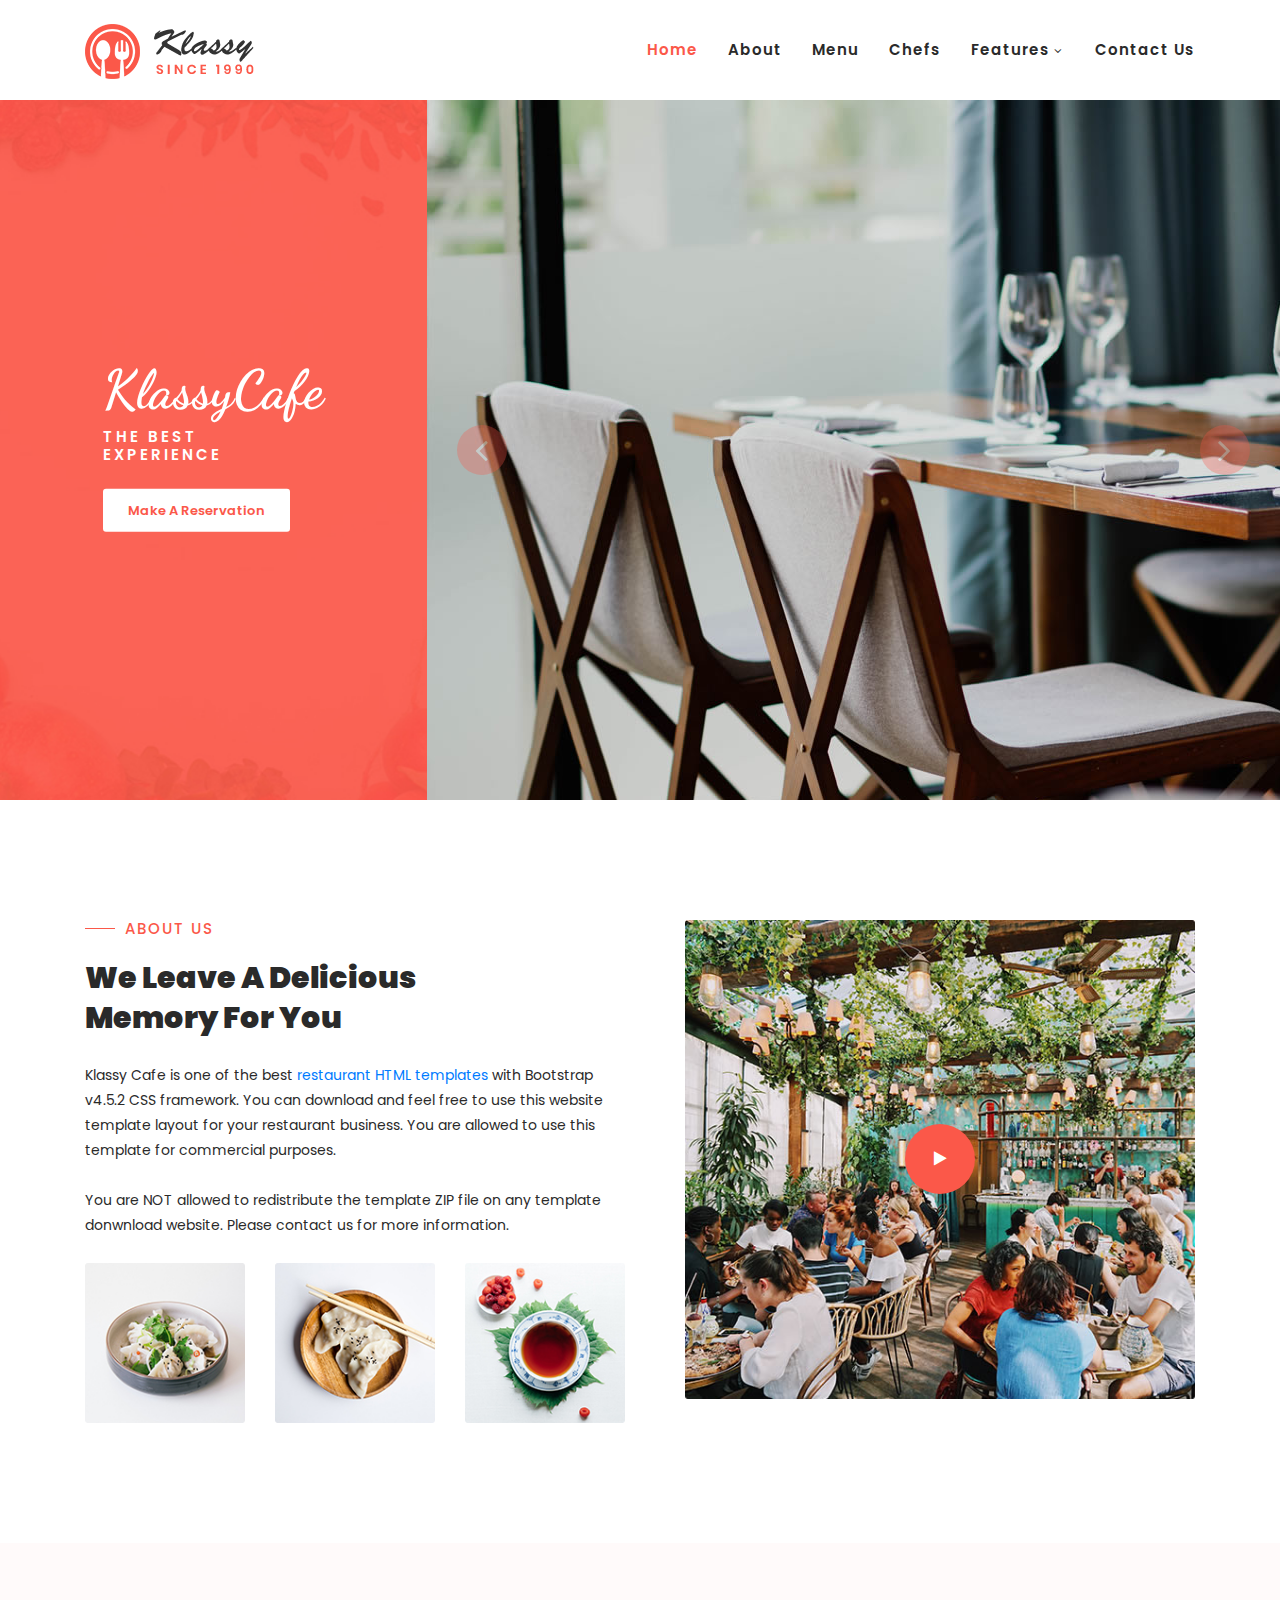
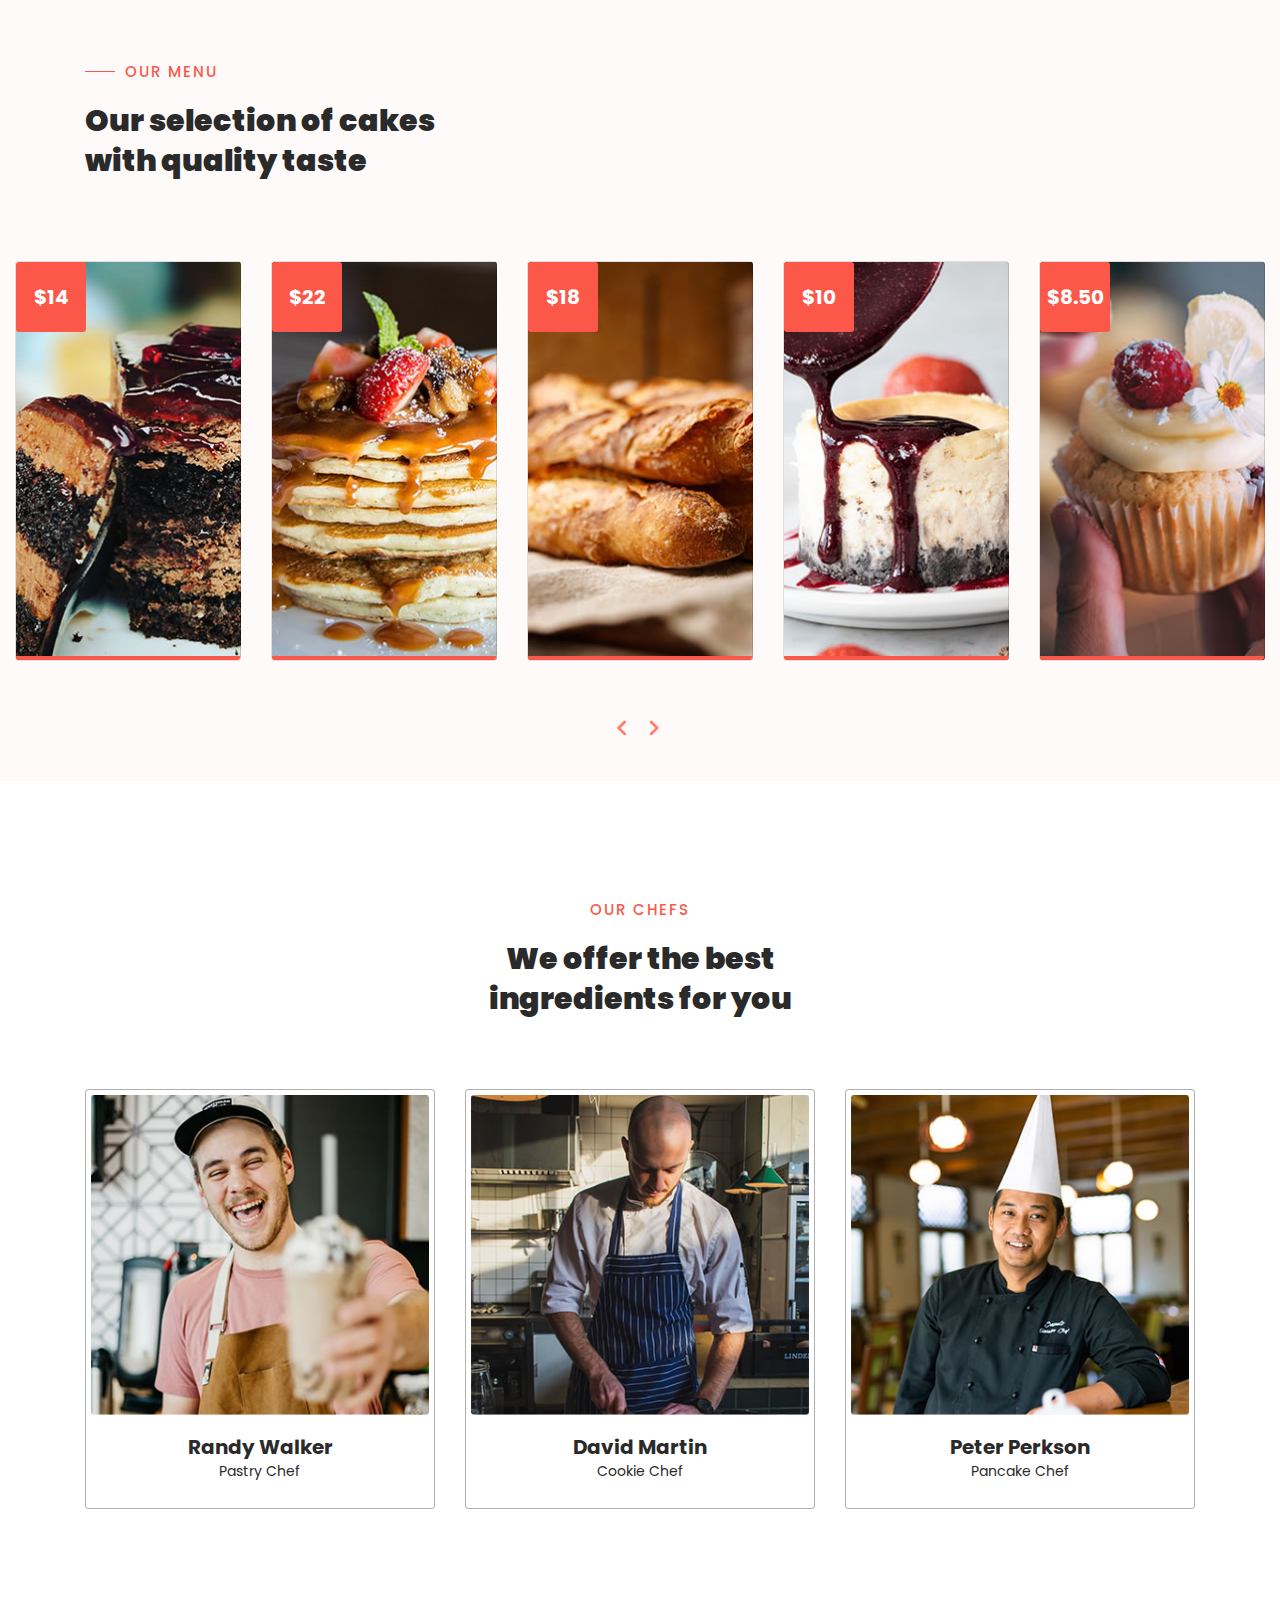
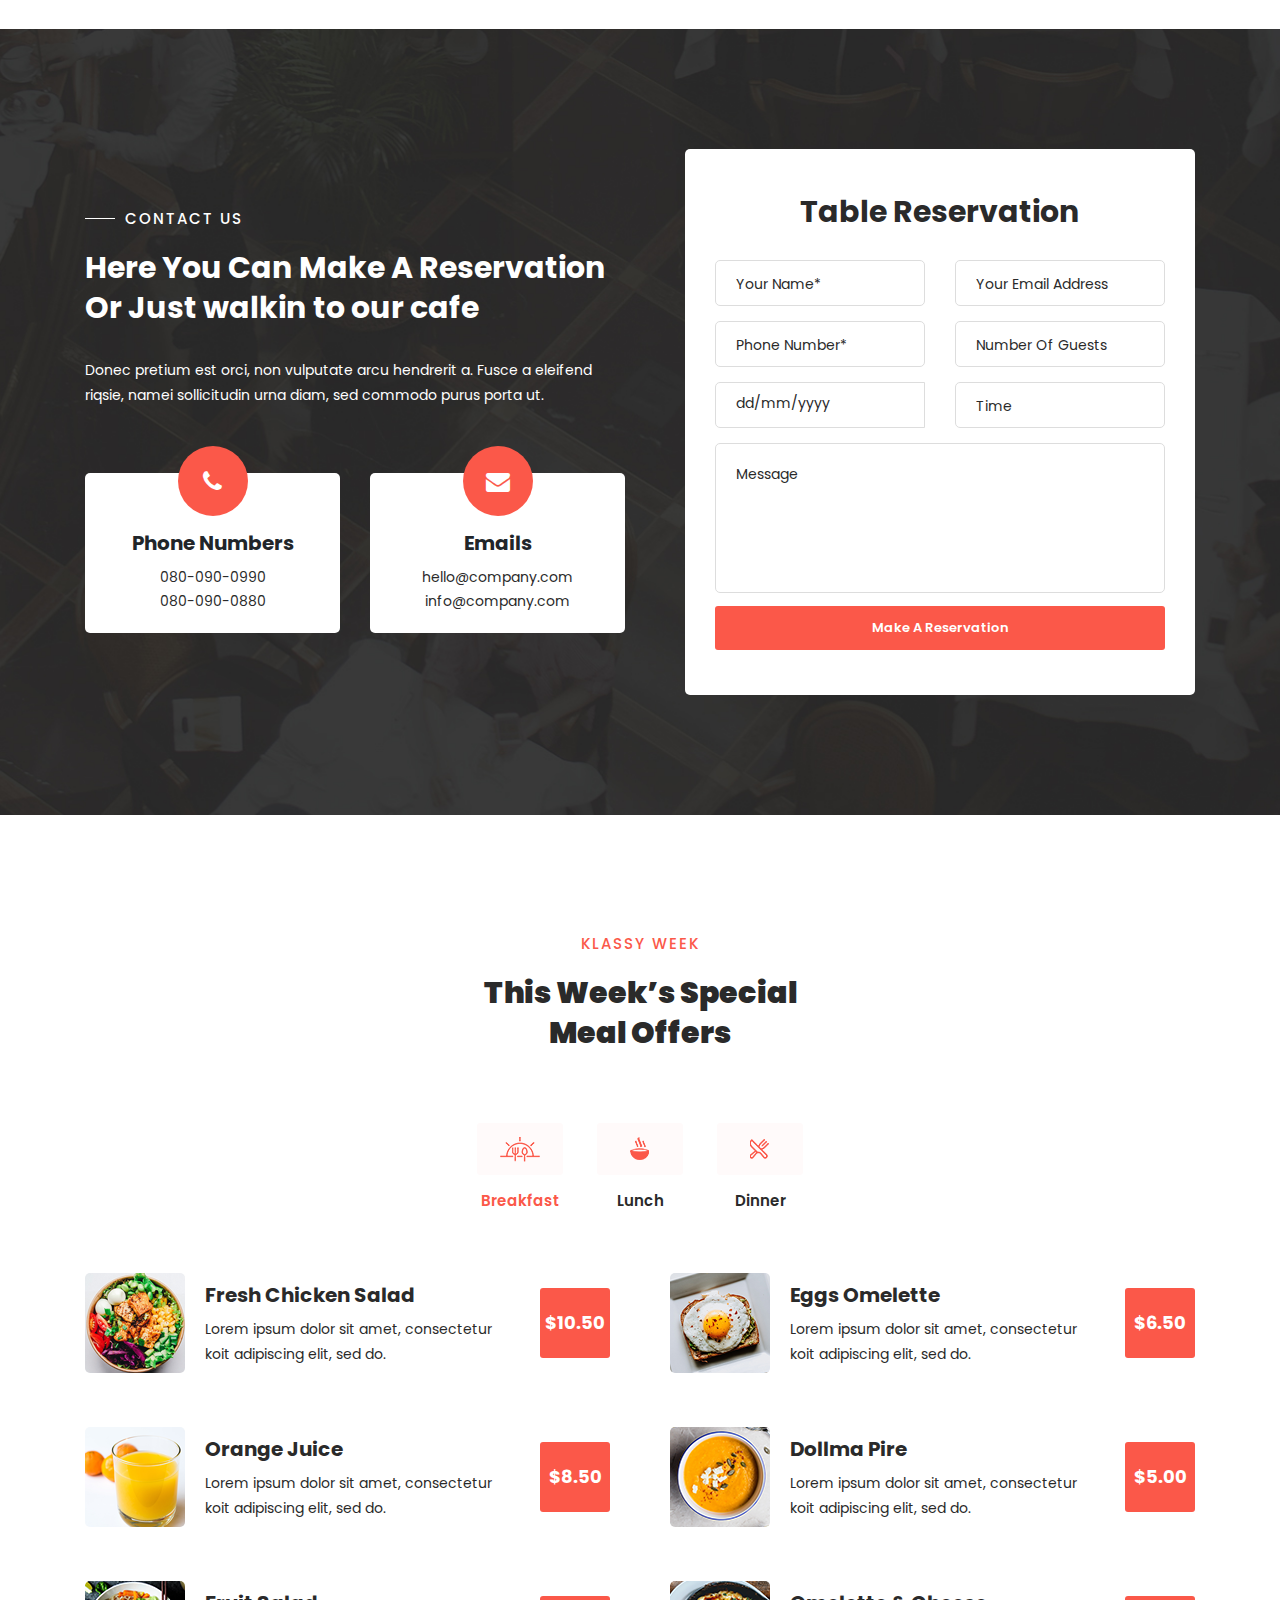
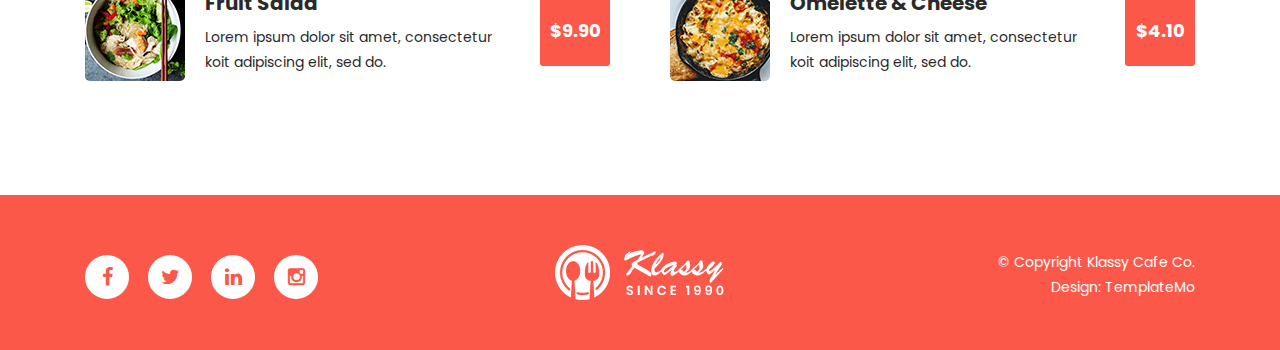
<file: templatemo_558_klassy_cafe/index.html>
<!DOCTYPE html>
<html lang="en">

  <head>

    <meta charset="utf-8">
    <meta name="viewport" content="width=device-width, initial-scale=1, shrink-to-fit=no">
    <meta name="description" content="">
    <meta name="author" content="">
    <link href="https://fonts.googleapis.com/css?family=Poppins:100,200,300,400,500,600,700,800,900&display=swap" rel="stylesheet">
    <link href="https://fonts.googleapis.com/css2?family=Dancing+Script:wght@400;500;600;700&display=swap" rel="stylesheet">

    <title>Klassy Cafe - Restaurant HTML Template</title>
<!--
    
TemplateMo 558 Klassy Cafe

https://templatemo.com/tm-558-klassy-cafe

-->
    <!-- Additional CSS Files -->
    <link rel="stylesheet" type="text/css" href="assets/css/bootstrap.min.css">

    <link rel="stylesheet" type="text/css" href="assets/css/font-awesome.css">

    <link rel="stylesheet" href="assets/css/templatemo-klassy-cafe.css">

    <link rel="stylesheet" href="assets/css/owl-carousel.css">

    <link rel="stylesheet" href="assets/css/lightbox.css">

    </head>
    
    <body>
    
    <!-- ***** Preloader Start ***** -->
    <div id="preloader">
        <div class="jumper">
            <div></div>
            <div></div>
            <div></div>
        </div>
    </div>  
    <!-- ***** Preloader End ***** -->
    
    
    <!-- ***** Header Area Start ***** -->
    <header class="header-area header-sticky">
        <div class="container">
            <div class="row">
                <div class="col-12">
                    <nav class="main-nav">
                        <!-- ***** Logo Start ***** -->
                        <a href="index.html" class="logo">
                            <img src="assets/images/klassy-logo.png" align="klassy cafe html template">
                        </a>
                        <!-- ***** Logo End ***** -->
                        <!-- ***** Menu Start ***** -->
                        <ul class="nav">
                            <li class="scroll-to-section"><a href="#top" class="active">Home</a></li>
                            <li class="scroll-to-section"><a href="#about">About</a></li>
                           	
                        <!-- 
                            <li class="submenu">
                                <a href="javascript:;">Drop Down</a>
                                <ul>
                                    <li><a href="#">Drop Down Page 1</a></li>
                                    <li><a href="#">Drop Down Page 2</a></li>
                                    <li><a href="#">Drop Down Page 3</a></li>
                                </ul>
                            </li>
                        -->
                            <li class="scroll-to-section"><a href="#menu">Menu</a></li>
                            <li class="scroll-to-section"><a href="#chefs">Chefs</a></li> 
                            <li class="submenu">
                                <a href="javascript:;">Features</a>
                                <ul>
                                    <li><a href="#">Features Page 1</a></li>
                                    <li><a href="#">Features Page 2</a></li>
                                    <li><a href="#">Features Page 3</a></li>
                                    <li><a href="#">Features Page 4</a></li>
                                </ul>
                            </li>
                            <!-- <li class=""><a rel="sponsored" href="https://templatemo.com" target="_blank">External URL</a></li> -->
                            <li class="scroll-to-section"><a href="#reservation">Contact Us</a></li> 
                        </ul>        
                        <a class='menu-trigger'>
                            <span>Menu</span>
                        </a>
                        <!-- ***** Menu End ***** -->
                    </nav>
                </div>
            </div>
        </div>
    </header>
    <!-- ***** Header Area End ***** -->

    <!-- ***** Main Banner Area Start ***** -->
    <div id="top">
        <div class="container-fluid">
            <div class="row">
                <div class="col-lg-4">
                    <div class="left-content">
                        <div class="inner-content">
                            <h4>KlassyCafe</h4>
                            <h6>THE BEST EXPERIENCE</h6>
                            <div class="main-white-button scroll-to-section">
                                <a href="#reservation">Make A Reservation</a>
                            </div>
                        </div>
                    </div>
                </div>
                <div class="col-lg-8">
                    <div class="main-banner header-text">
                        <div class="Modern-Slider">
                          <!-- Item -->
                          <div class="item">
                            <div class="img-fill">
                                <img src="assets/images/slide-01.jpg" alt="">
                            </div>
                          </div>
                          <!-- // Item -->
                          <!-- Item -->
                          <div class="item">
                            <div class="img-fill">
                                <img src="assets/images/slide-02.jpg" alt="">
                            </div>
                          </div>
                          <!-- // Item -->
                          <!-- Item -->
                          <div class="item">
                            <div class="img-fill">
                                <img src="assets/images/slide-03.jpg" alt="">
                            </div>
                          </div>
                          <!-- // Item -->
                        </div>
                    </div>
                </div>
            </div>
        </div>
    </div>
    <!-- ***** Main Banner Area End ***** -->

    <!-- ***** About Area Starts ***** -->
    <section class="section" id="about">
        <div class="container">
            <div class="row">
                <div class="col-lg-6 col-md-6 col-xs-12">
                    <div class="left-text-content">
                        <div class="section-heading">
                            <h6>About Us</h6>
                            <h2>We Leave A Delicious Memory For You</h2>
                        </div>
                        <p>Klassy Cafe is one of the best <a href="https://templatemo.com/tag/restaurant" target="_blank" rel="sponsored">restaurant HTML templates</a> with Bootstrap v4.5.2 CSS framework. You can download and feel free to use this website template layout for your restaurant business. You are allowed to use this template for commercial purposes. <br><br>You are NOT allowed to redistribute the template ZIP file on any template donwnload website. Please contact us for more information.</p>
                        <div class="row">
                            <div class="col-4">
                                <img src="assets/images/about-thumb-01.jpg" alt="">
                            </div>
                            <div class="col-4">
                                <img src="assets/images/about-thumb-02.jpg" alt="">
                            </div>
                            <div class="col-4">
                                <img src="assets/images/about-thumb-03.jpg" alt="">
                            </div>
                        </div>
                    </div>
                </div>
                <div class="col-lg-6 col-md-6 col-xs-12">
                    <div class="right-content">
                        <div class="thumb">
                            <a rel="nofollow" href="http://youtube.com"><i class="fa fa-play"></i></a>
                            <img src="assets/images/about-video-bg.jpg" alt="">
                        </div>
                    </div>
                </div>
            </div>
        </div>
    </section>
    <!-- ***** About Area Ends ***** -->

    <!-- ***** Menu Area Starts ***** -->
    <section class="section" id="menu">
        <div class="container">
            <div class="row">
                <div class="col-lg-4">
                    <div class="section-heading">
                        <h6>Our Menu</h6>
                        <h2>Our selection of cakes with quality taste</h2>
                    </div>
                </div>
            </div>
        </div>
        <div class="menu-item-carousel">
            <div class="col-lg-12">
                <div class="owl-menu-item owl-carousel">
                    <div class="item">
                        <div class='card card1'>
                            <div class="price"><h6>$14</h6></div>
                            <div class='info'>
                              <h1 class='title'>Chocolate Cake</h1>
                              <p class='description'>Lorem ipsum dolor sit amet, consectetur adipiscing elit, sedii do eiusmod teme.</p>
                              <div class="main-text-button">
                                  <div class="scroll-to-section"><a href="#reservation">Make Reservation <i class="fa fa-angle-down"></i></a></div>
                              </div>
                            </div>
                        </div>
                    </div>
                    <div class="item">
                        <div class='card card2'>
                            <div class="price"><h6>$22</h6></div>
                            <div class='info'>
                              <h1 class='title'>Klassy Pancake</h1>
                              <p class='description'>Lorem ipsum dolor sit amet, consectetur adipiscing elit, sedii do eiusmod teme.</p>
                              <div class="main-text-button">
                                  <div class="scroll-to-section"><a href="#reservation">Make Reservation <i class="fa fa-angle-down"></i></a></div>
                              </div>
                            </div>
                        </div>
                    </div>
                    <div class="item">
                        <div class='card card3'>
                            <div class="price"><h6>$18</h6></div>
                            <div class='info'>
                              <h1 class='title'>Tall Klassy Bread</h1>
                              <p class='description'>Lorem ipsum dolor sit amet, consectetur adipiscing elit, sedii do eiusmod teme.</p>
                              <div class="main-text-button">
                                  <div class="scroll-to-section"><a href="#reservation">Make Reservation <i class="fa fa-angle-down"></i></a></div>
                              </div>
                            </div>
                        </div>
                    </div>
                    <div class="item">
                        <div class='card card4'>
                            <div class="price"><h6>$10</h6></div>
                            <div class='info'>
                              <h1 class='title'>Blueberry CheeseCake</h1>
                              <p class='description'>Lorem ipsum dolor sit amet, consectetur adipiscing elit, sedii do eiusmod teme.</p>
                              <div class="main-text-button">
                                  <div class="scroll-to-section"><a href="#reservation">Make Reservation <i class="fa fa-angle-down"></i></a></div>
                              </div>
                            </div>
                        </div>
                    </div>
                    <div class="item">
                        <div class='card card5'>
                            <div class="price"><h6>$8.50</h6></div>
                            <div class='info'>
                              <h1 class='title'>Klassy Cup Cake</h1>
                              <p class='description'>Lorem ipsum dolor sit amet, consectetur adipiscing elit, sedii do eiusmod teme.</p>
                              <div class="main-text-button">
                                  <div class="scroll-to-section"><a href="#reservation">Make Reservation <i class="fa fa-angle-down"></i></a></div>
                              </div>
                            </div>
                        </div>
                    </div>
                    <div class="item">
                        <div class='card card3'>
                            <div class="price"><h6>$7.25</h6></div>
                            <div class='info'>
                              <h1 class='title'>Klassic Cake</h1>
                              <p class='description'>Lorem ipsum dolor sit amet, consectetur adipiscing elit, sedii do eiusmod teme.</p>
                              <div class="main-text-button">
                                  <div class="scroll-to-section"><a href="#reservation">Make Reservation <i class="fa fa-angle-down"></i></a></div>
                              </div>
                            </div>
                        </div>
                    </div>
                </div>
            </div>
        </div>
    </section>
    <!-- ***** Menu Area Ends ***** -->

    <!-- ***** Chefs Area Starts ***** -->
    <section class="section" id="chefs">
        <div class="container">
            <div class="row">
                <div class="col-lg-4 offset-lg-4 text-center">
                    <div class="section-heading">
                        <h6>Our Chefs</h6>
                        <h2>We offer the best ingredients for you</h2>
                    </div>
                </div>
            </div>
            <div class="row">
                <div class="col-lg-4">
                    <div class="chef-item">
                        <div class="thumb">
                            <div class="overlay"></div>
                            <ul class="social-icons">
                                <li><a href="#"><i class="fa fa-facebook"></i></a></li>
                                <li><a href="#"><i class="fa fa-twitter"></i></a></li>
                                <li><a href="#"><i class="fa fa-instagram"></i></a></li>
                            </ul>
                            <img src="assets/images/chefs-01.jpg" alt="Chef #1">
                        </div>
                        <div class="down-content">
                            <h4>Randy Walker</h4>
                            <span>Pastry Chef</span>
                        </div>
                    </div>
                </div>
                <div class="col-lg-4">
                    <div class="chef-item">
                        <div class="thumb">
                            <div class="overlay"></div>
                            <ul class="social-icons">
                                <li><a href="#"><i class="fa fa-facebook"></i></a></li>
                                <li><a href="#"><i class="fa fa-twitter"></i></a></li>
                                <li><a href="#"><i class="fa fa-behance"></i></a></li>
                            </ul>
                            <img src="assets/images/chefs-02.jpg" alt="Chef #2">
                        </div>
                        <div class="down-content">
                            <h4>David Martin</h4>
                            <span>Cookie Chef</span>
                        </div>
                    </div>
                </div>
                <div class="col-lg-4">
                    <div class="chef-item">
                        <div class="thumb">
                            <div class="overlay"></div>
                            <ul class="social-icons">
                                <li><a href="#"><i class="fa fa-facebook"></i></a></li>
                                <li><a href="#"><i class="fa fa-twitter"></i></a></li>
                                <li><a href="#"><i class="fa fa-google"></i></a></li>
                            </ul>
                            <img src="assets/images/chefs-03.jpg" alt="Chef #3">
                        </div>
                        <div class="down-content">
                            <h4>Peter Perkson</h4>
                            <span>Pancake Chef</span>
                        </div>
                    </div>
                </div>
            </div>
        </div>
    </section>
    <!-- ***** Chefs Area Ends ***** -->

    <!-- ***** Reservation Us Area Starts ***** -->
    <section class="section" id="reservation">
        <div class="container">
            <div class="row">
                <div class="col-lg-6 align-self-center">
                    <div class="left-text-content">
                        <div class="section-heading">
                            <h6>Contact Us</h6>
                            <h2>Here You Can Make A Reservation Or Just walkin to our cafe</h2>
                        </div>
                        <p>Donec pretium est orci, non vulputate arcu hendrerit a. Fusce a eleifend riqsie, namei sollicitudin urna diam, sed commodo purus porta ut.</p>
                        <div class="row">
                            <div class="col-lg-6">
                                <div class="phone">
                                    <i class="fa fa-phone"></i>
                                    <h4>Phone Numbers</h4>
                                    <span><a href="#">080-090-0990</a><br><a href="#">080-090-0880</a></span>
                                </div>
                            </div>
                            <div class="col-lg-6">
                                <div class="message">
                                    <i class="fa fa-envelope"></i>
                                    <h4>Emails</h4>
                                    <span><a href="#">hello@company.com</a><br><a href="#">info@company.com</a></span>
                                </div>
                            </div>
                        </div>
                    </div>
                </div>
                <div class="col-lg-6">
                    <div class="contact-form">
                        <form id="contact" action="" method="post">
                          <div class="row">
                            <div class="col-lg-12">
                                <h4>Table Reservation</h4>
                            </div>
                            <div class="col-lg-6 col-sm-12">
                              <fieldset>
                                <input name="name" type="text" id="name" placeholder="Your Name*" required="">
                              </fieldset>
                            </div>
                            <div class="col-lg-6 col-sm-12">
                              <fieldset>
                              <input name="email" type="text" id="email" pattern="[^ @]*@[^ @]*" placeholder="Your Email Address" required="">
                            </fieldset>
                            </div>
                            <div class="col-lg-6 col-sm-12">
                              <fieldset>
                                <input name="phone" type="text" id="phone" placeholder="Phone Number*" required="">
                              </fieldset>
                            </div>
                            <div class="col-md-6 col-sm-12">
                              <fieldset>
                                <select value="number-guests" name="number-guests" id="number-guests">
                                    <option value="number-guests">Number Of Guests</option>
                                    <option name="1" id="1">1</option>
                                    <option name="2" id="2">2</option>
                                    <option name="3" id="3">3</option>
                                    <option name="4" id="4">4</option>
                                    <option name="5" id="5">5</option>
                                    <option name="6" id="6">6</option>
                                    <option name="7" id="7">7</option>
                                    <option name="8" id="8">8</option>
                                    <option name="9" id="9">9</option>
                                    <option name="10" id="10">10</option>
                                    <option name="11" id="11">11</option>
                                    <option name="12" id="12">12</option>
                                </select>
                              </fieldset>
                            </div>
                            <div class="col-lg-6">
                                <div id="filterDate2">    
                                  <div class="input-group date" data-date-format="dd/mm/yyyy">
                                    <input  name="date" id="date" type="text" class="form-control" placeholder="dd/mm/yyyy">
                                    <div class="input-group-addon" >
                                      <span class="glyphicon glyphicon-th"></span>
                                    </div>
                                  </div>
                                </div>   
                            </div>
                            <div class="col-md-6 col-sm-12">
                              <fieldset>
                                <select value="time" name="time" id="time">
                                    <option value="time">Time</option>
                                    <option name="Breakfast" id="Breakfast">Breakfast</option>
                                    <option name="Lunch" id="Lunch">Lunch</option>
                                    <option name="Dinner" id="Dinner">Dinner</option>
                                </select>
                              </fieldset>
                            </div>
                            <div class="col-lg-12">
                              <fieldset>
                                <textarea name="message" rows="6" id="message" placeholder="Message" required=""></textarea>
                              </fieldset>
                            </div>
                            <div class="col-lg-12">
                              <fieldset>
                                <button type="submit" id="form-submit" class="main-button-icon">Make A Reservation</button>
                              </fieldset>
                            </div>
                          </div>
                        </form>
                    </div>
                </div>
            </div>
        </div>
    </section>
    <!-- ***** Reservation Area Ends ***** -->

    <!-- ***** Menu Area Starts ***** -->
    <section class="section" id="offers">
        <div class="container">
            <div class="row">
                <div class="col-lg-4 offset-lg-4 text-center">
                    <div class="section-heading">
                        <h6>Klassy Week</h6>
                        <h2>This Week’s Special Meal Offers</h2>
                    </div>
                </div>
            </div>
            <div class="row">
                <div class="col-lg-12">
                    <div class="row" id="tabs">
                        <div class="col-lg-12">
                            <div class="heading-tabs">
                                <div class="row">
                                    <div class="col-lg-6 offset-lg-3">
                                        <ul>
                                          <li><a href='#tabs-1'><img src="assets/images/tab-icon-01.png" alt="">Breakfast</a></li>
                                          <li><a href='#tabs-2'><img src="assets/images/tab-icon-02.png" alt="">Lunch</a></a></li>
                                          <li><a href='#tabs-3'><img src="assets/images/tab-icon-03.png" alt="">Dinner</a></a></li>
                                        </ul>
                                    </div>
                                </div>
                            </div>
                        </div>
                        <div class="col-lg-12">
                            <section class='tabs-content'>
                                <article id='tabs-1'>
                                    <div class="row">
                                        <div class="col-lg-6">
                                            <div class="row">
                                                <div class="left-list">
                                                    <div class="col-lg-12">
                                                        <div class="tab-item">
                                                            <img src="assets/images/tab-item-01.png" alt="">
                                                            <h4>Fresh Chicken Salad</h4>
                                                            <p>Lorem ipsum dolor sit amet, consectetur koit adipiscing elit, sed do.</p>
                                                            <div class="price">
                                                                <h6>$10.50</h6>
                                                            </div>
                                                        </div>
                                                    </div>
                                                    <div class="col-lg-12">
                                                        <div class="tab-item">
                                                            <img src="assets/images/tab-item-02.png" alt="">
                                                            <h4>Orange Juice</h4>
                                                            <p>Lorem ipsum dolor sit amet, consectetur koit adipiscing elit, sed do.</p>
                                                            <div class="price">
                                                                <h6>$8.50</h6>
                                                            </div>
                                                        </div>
                                                    </div>
                                                    <div class="col-lg-12">
                                                        <div class="tab-item">
                                                            <img src="assets/images/tab-item-03.png" alt="">
                                                            <h4>Fruit Salad</h4>
                                                            <p>Lorem ipsum dolor sit amet, consectetur koit adipiscing elit, sed do.</p>
                                                            <div class="price">
                                                                <h6>$9.90</h6>
                                                            </div>
                                                        </div>
                                                    </div>
                                                </div>
                                            </div>
                                        </div>
                                        <div class="col-lg-6">
                                            <div class="row">
                                                <div class="right-list">
                                                    <div class="col-lg-12">
                                                        <div class="tab-item">
                                                            <img src="assets/images/tab-item-04.png" alt="">
                                                            <h4>Eggs Omelette</h4>
                                                            <p>Lorem ipsum dolor sit amet, consectetur koit adipiscing elit, sed do.</p>
                                                            <div class="price">
                                                                <h6>$6.50</h6>
                                                            </div>
                                                        </div>
                                                    </div>
                                                    <div class="col-lg-12">
                                                        <div class="tab-item">
                                                            <img src="assets/images/tab-item-05.png" alt="">
                                                            <h4>Dollma Pire</h4>
                                                            <p>Lorem ipsum dolor sit amet, consectetur koit adipiscing elit, sed do.</p>
                                                            <div class="price">
                                                                <h6>$5.00</h6>
                                                            </div>
                                                        </div>
                                                    </div>
                                                    <div class="col-lg-12">
                                                        <div class="tab-item">
                                                            <img src="assets/images/tab-item-06.png" alt="">
                                                            <h4>Omelette & Cheese</h4>
                                                            <p>Lorem ipsum dolor sit amet, consectetur koit adipiscing elit, sed do.</p>
                                                            <div class="price">
                                                                <h6>$4.10</h6>
                                                            </div>
                                                        </div>
                                                    </div>
                                                </div>
                                            </div>
                                        </div>
                                    </div>
                                </article>  
                                <article id='tabs-2'>
                                    <div class="row">
                                        <div class="col-lg-6">
                                            <div class="row">
                                                <div class="left-list">
                                                    <div class="col-lg-12">
                                                        <div class="tab-item">
                                                            <img src="assets/images/tab-item-04.png" alt="">
                                                            <h4>Eggs Omelette</h4>
                                                            <p>Lorem ipsum dolor sit amet, consectetur koit adipiscing elit, sed do.</p>
                                                            <div class="price">
                                                                <h6>$14</h6>
                                                            </div>
                                                        </div>
                                                    </div>
                                                    <div class="col-lg-12">
                                                        <div class="tab-item">
                                                            <img src="assets/images/tab-item-05.png" alt="">
                                                            <h4>Dollma Pire</h4>
                                                            <p>Lorem ipsum dolor sit amet, consectetur koit adipiscing elit, sed do.</p>
                                                            <div class="price">
                                                                <h6>$18</h6>
                                                            </div>
                                                        </div>
                                                    </div>
                                                    <div class="col-lg-12">
                                                        <div class="tab-item">
                                                            <img src="assets/images/tab-item-06.png" alt="">
                                                            <h4>Omelette & Cheese</h4>
                                                            <p>Lorem ipsum dolor sit amet, consectetur koit adipiscing elit, sed do.</p>
                                                            <div class="price">
                                                                <h6>$22</h6>
                                                            </div>
                                                        </div>
                                                    </div>
                                                </div>
                                            </div>
                                        </div>
                                        <div class="col-lg-6">
                                            <div class="row">
                                                <div class="right-list">
                                                    <div class="col-lg-12">
                                                        <div class="tab-item">
                                                            <img src="assets/images/tab-item-01.png" alt="">
                                                            <h4>Fresh Chicken Salad</h4>
                                                            <p>Lorem ipsum dolor sit amet, consectetur koit adipiscing elit, sed do.</p>
                                                            <div class="price">
                                                                <h6>$10</h6>
                                                            </div>
                                                        </div>
                                                    </div>
                                                    <div class="col-lg-12">
                                                        <div class="tab-item">
                                                            <img src="assets/images/tab-item-02.png" alt="">
                                                            <h4>Orange Juice</h4>
                                                            <p>Lorem ipsum dolor sit amet, consectetur koit adipiscing elit, sed do.</p>
                                                            <div class="price">
                                                                <h6>$20</h6>
                                                            </div>
                                                        </div>
                                                    </div>
                                                    <div class="col-lg-12">
                                                        <div class="tab-item">
                                                            <img src="assets/images/tab-item-03.png" alt="">
                                                            <h4>Fruit Salad</h4>
                                                            <p>Lorem ipsum dolor sit amet, consectetur koit adipiscing elit, sed do.</p>
                                                            <div class="price">
                                                                <h6>$30</h6>
                                                            </div>
                                                        </div>
                                                    </div>
                                                </div>
                                            </div>
                                        </div>
                                    </div>
                                </article>  
                                <article id='tabs-3'>
                                    <div class="row">
                                        <div class="col-lg-6">
                                            <div class="row">
                                                <div class="left-list">
                                                    <div class="col-lg-12">
                                                        <div class="tab-item">
                                                            <img src="assets/images/tab-item-05.png" alt="">
                                                            <h4>Eggs Omelette</h4>
                                                            <p>Lorem ipsum dolor sit amet, consectetur koit adipiscing elit, sed do.</p>
                                                            <div class="price">
                                                                <h6>$14</h6>
                                                            </div>
                                                        </div>
                                                    </div>
                                                    <div class="col-lg-12">
                                                        <div class="tab-item">
                                                            <img src="assets/images/tab-item-03.png" alt="">
                                                            <h4>Orange Juice</h4>
                                                            <p>Lorem ipsum dolor sit amet, consectetur koit adipiscing elit, sed do.</p>
                                                            <div class="price">
                                                                <h6>$18</h6>
                                                            </div>
                                                        </div>
                                                    </div>
                                                    <div class="col-lg-12">
                                                        <div class="tab-item">
                                                            <img src="assets/images/tab-item-02.png" alt="">
                                                            <h4>Fruit Salad</h4>
                                                            <p>Lorem ipsum dolor sit amet, consectetur koit adipiscing elit, sed do.</p>
                                                            <div class="price">
                                                                <h6>$10</h6>
                                                            </div>
                                                        </div>
                                                    </div>
                                                </div>
                                            </div>
                                        </div>
                                        <div class="col-lg-6">
                                            <div class="row">
                                                <div class="right-list">
                                                    <div class="col-lg-12">
                                                        <div class="tab-item">
                                                            <img src="assets/images/tab-item-06.png" alt="">
                                                            <h4>Fresh Chicken Salad</h4>
                                                            <p>Lorem ipsum dolor sit amet, consectetur koit adipiscing elit, sed do.</p>
                                                            <div class="price">
                                                                <h6>$8.50</h6>
                                                            </div>
                                                        </div>
                                                    </div>
                                                    <div class="col-lg-12">
                                                        <div class="tab-item">
                                                            <img src="assets/images/tab-item-01.png" alt="">
                                                            <h4>Dollma Pire</h4>
                                                            <p>Lorem ipsum dolor sit amet, consectetur koit adipiscing elit, sed do.</p>
                                                            <div class="price">
                                                                <h6>$9</h6>
                                                            </div>
                                                        </div>
                                                    </div>
                                                    <div class="col-lg-12">
                                                        <div class="tab-item">
                                                            <img src="assets/images/tab-item-04.png" alt="">
                                                            <h4>Omelette & Cheese</h4>
                                                            <p>Lorem ipsum dolor sit amet, consectetur koit adipiscing elit, sed do.</p>
                                                            <div class="price">
                                                                <h6>$11</h6>
                                                            </div>
                                                        </div>
                                                    </div>
                                                </div>
                                            </div>
                                        </div>
                                    </div>
                                </article>   
                            </section>
                        </div>
                    </div>
                </div>
            </div>
        </div>
    </section>
    <!-- ***** Chefs Area Ends ***** --> 
    
    <!-- ***** Footer Start ***** -->
    <footer>
        <div class="container">
            <div class="row">
                <div class="col-lg-4 col-xs-12">
                    <div class="right-text-content">
                            <ul class="social-icons">
                                <li><a href="#"><i class="fa fa-facebook"></i></a></li>
                                <li><a href="#"><i class="fa fa-twitter"></i></a></li>
                                <li><a href="#"><i class="fa fa-linkedin"></i></a></li>
                                <li><a href="#"><i class="fa fa-instagram"></i></a></li>
                            </ul>
                    </div>
                </div>
                <div class="col-lg-4">
                    <div class="logo">
                        <a href="index.html"><img src="assets/images/white-logo.png" alt=""></a>
                    </div>
                </div>
                <div class="col-lg-4 col-xs-12">
                    <div class="left-text-content">
                        <p>© Copyright Klassy Cafe Co.
                        
                        <br>Design: TemplateMo</p>
                    </div>
                </div>
            </div>
        </div>
    </footer>

    <!-- jQuery -->
    <script src="assets/js/jquery-2.1.0.min.js"></script>

    <!-- Bootstrap -->
    <script src="assets/js/popper.js"></script>
    <script src="assets/js/bootstrap.min.js"></script>

    <!-- Plugins -->
    <script src="assets/js/owl-carousel.js"></script>
    <script src="assets/js/accordions.js"></script>
    <script src="assets/js/datepicker.js"></script>
    <script src="assets/js/scrollreveal.min.js"></script>
    <script src="assets/js/waypoints.min.js"></script>
    <script src="assets/js/jquery.counterup.min.js"></script>
    <script src="assets/js/imgfix.min.js"></script> 
    <script src="assets/js/slick.js"></script> 
    <script src="assets/js/lightbox.js"></script> 
    <script src="assets/js/isotope.js"></script> 
    
    <!-- Global Init -->
    <script src="assets/js/custom.js"></script>
    <script>

        $(function() {
            var selectedClass = "";
            $("p").click(function(){
            selectedClass = $(this).attr("data-rel");
            $("#portfolio").fadeTo(50, 0.1);
                $("#portfolio div").not("."+selectedClass).fadeOut();
            setTimeout(function() {
              $("."+selectedClass).fadeIn();
              $("#portfolio").fadeTo(50, 1);
            }, 500);
                
            });
        });

    </script>
  </body>
</html>
</file>
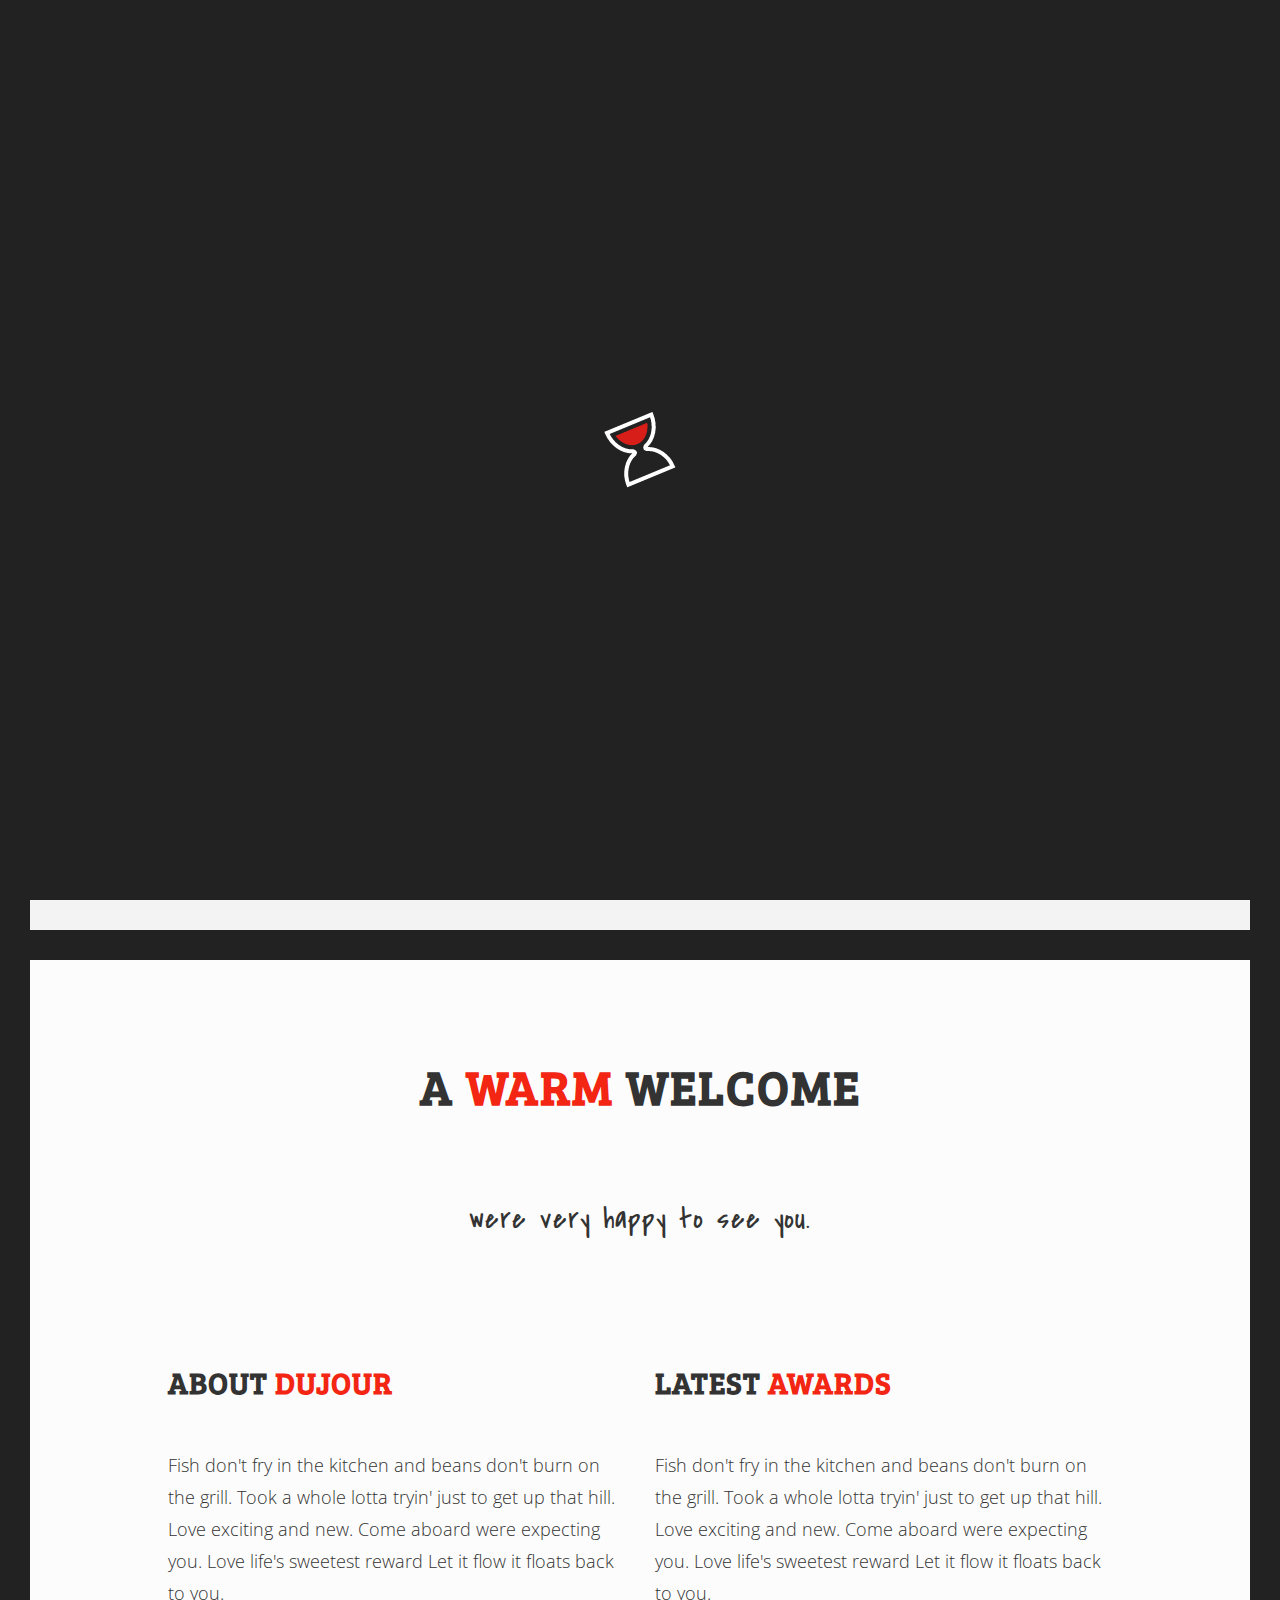
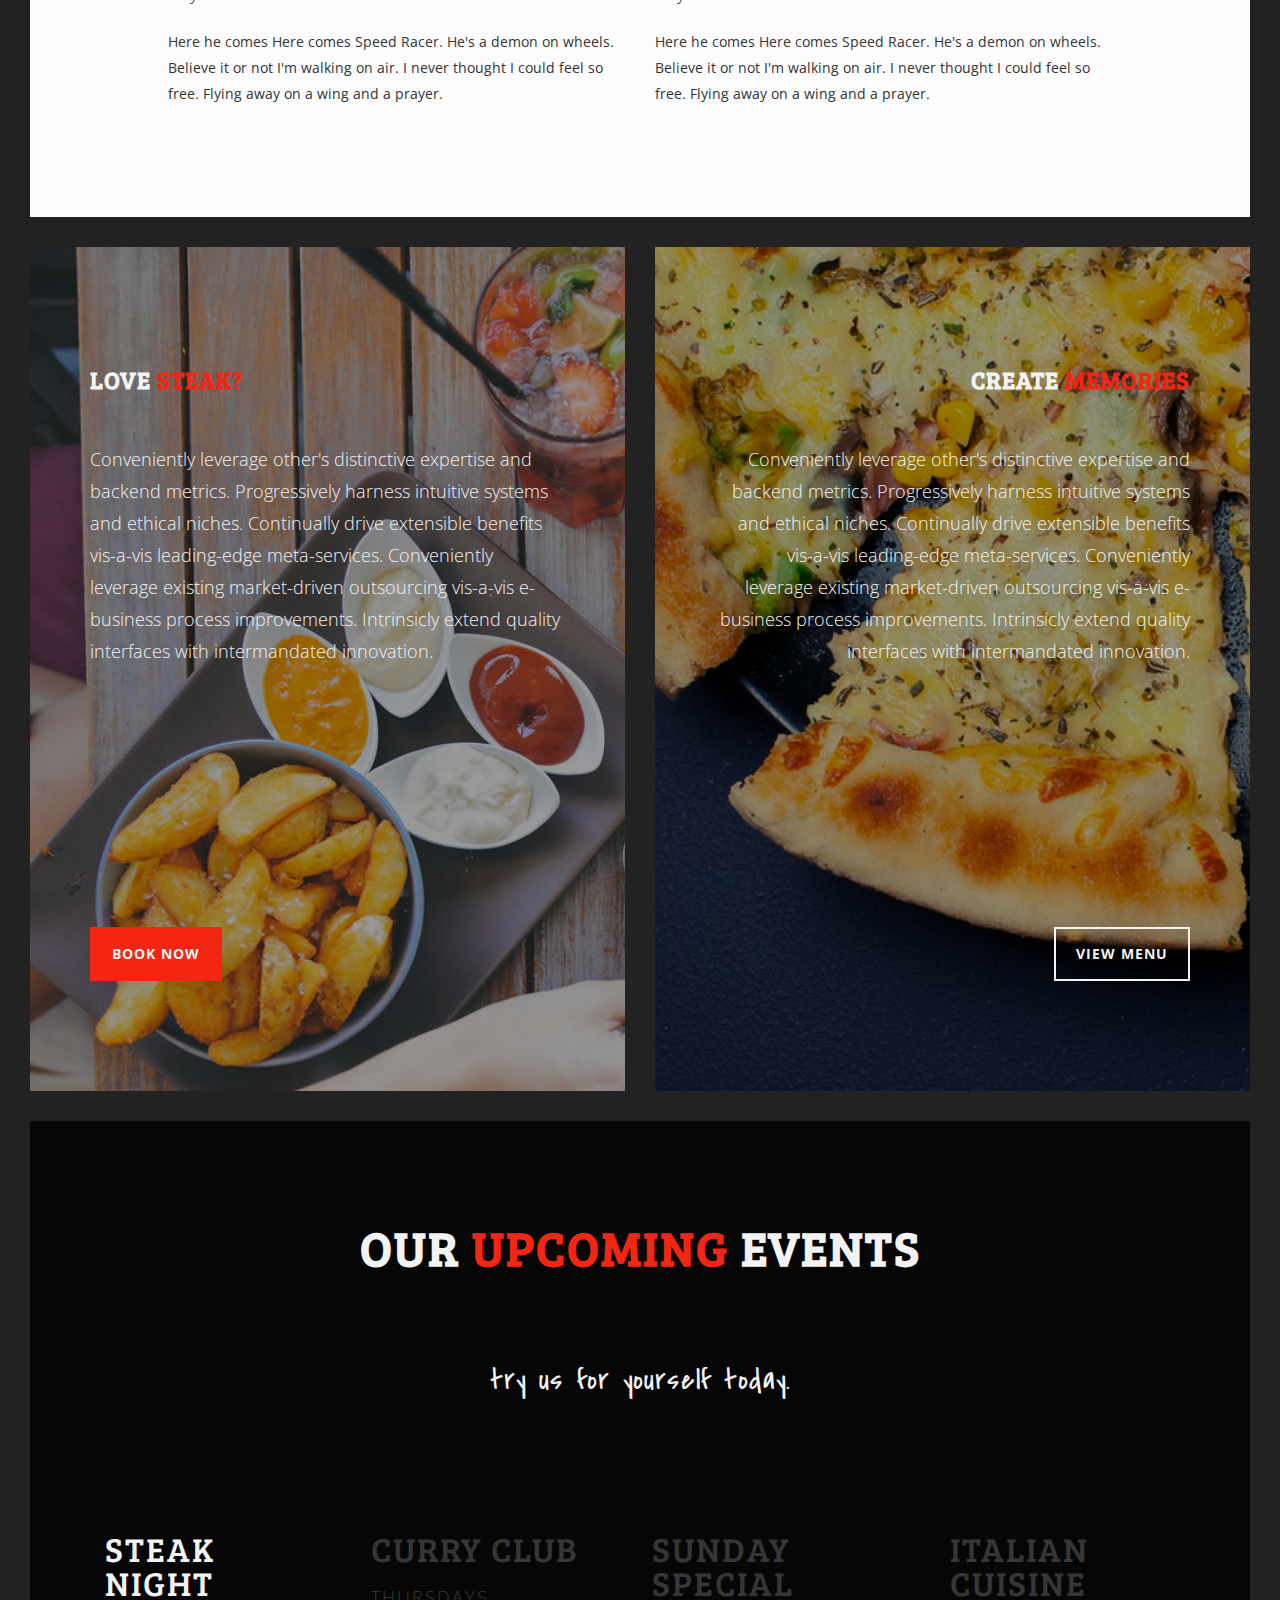
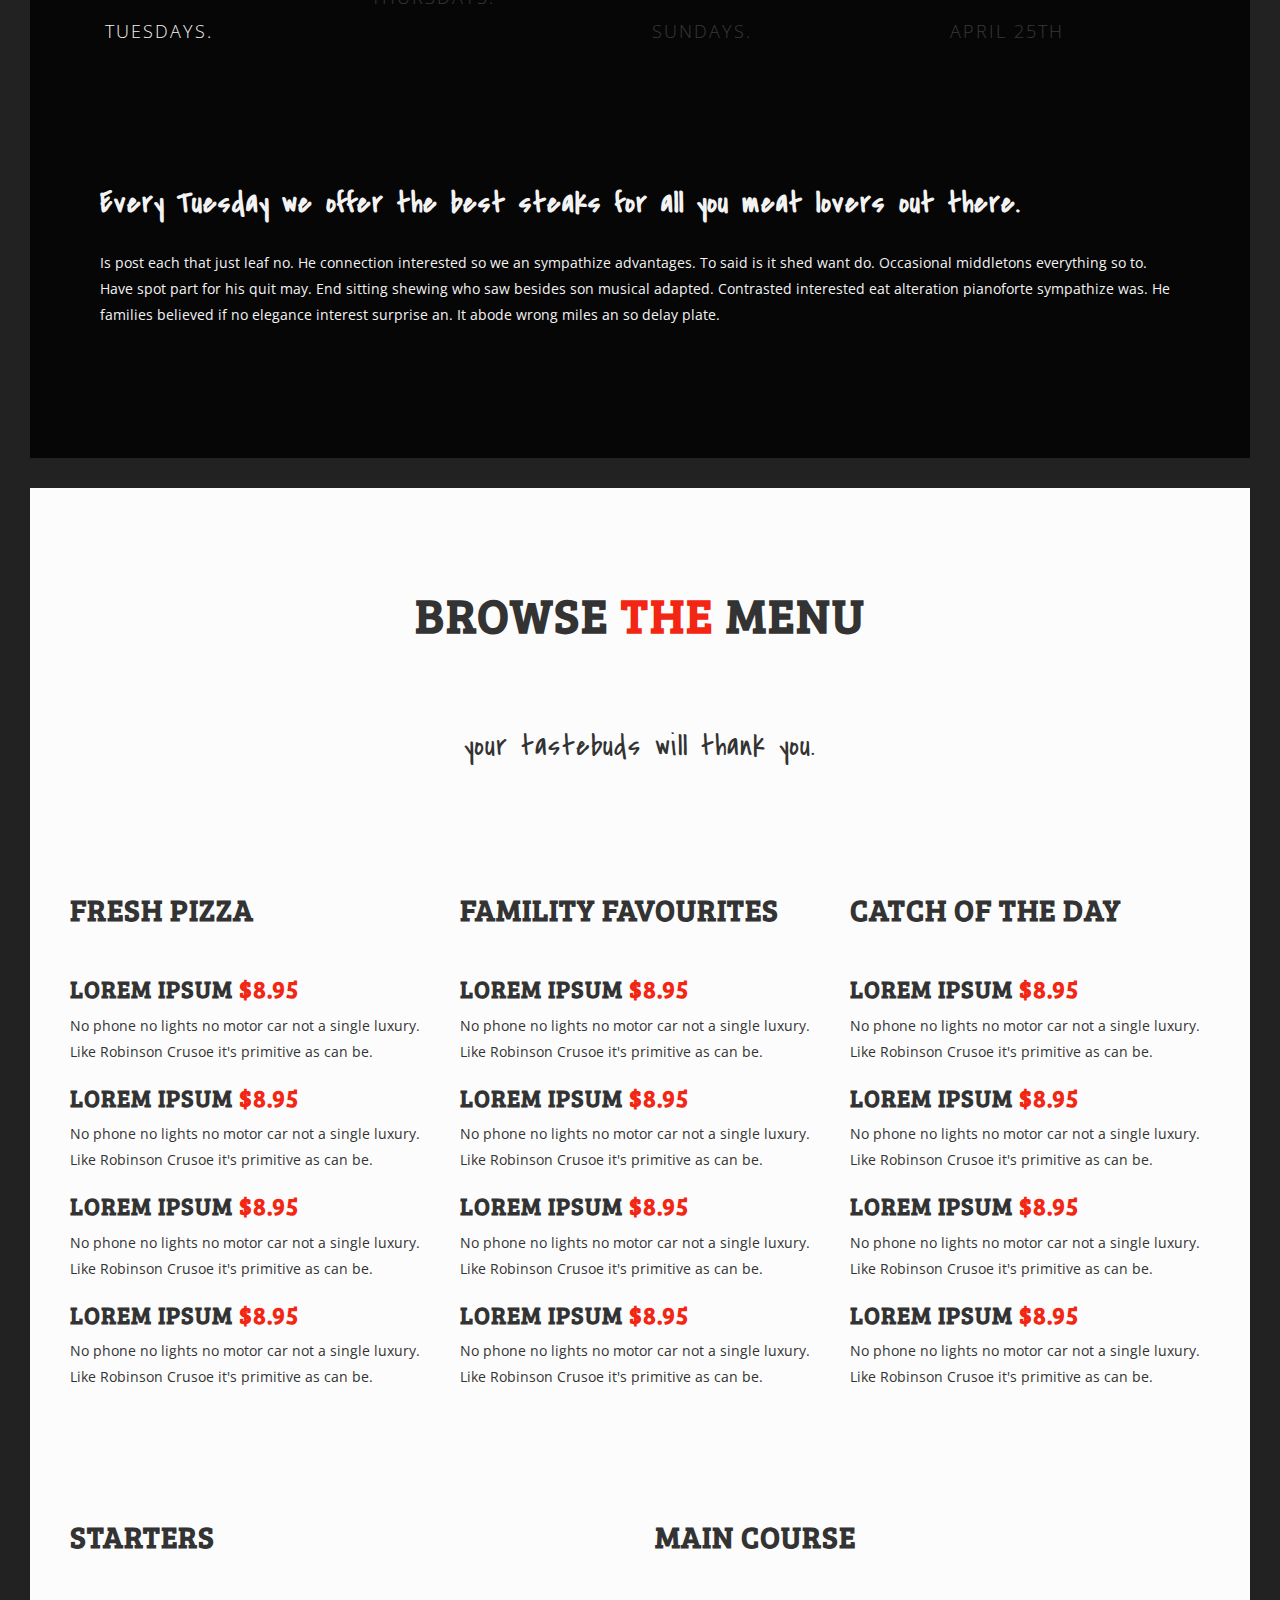
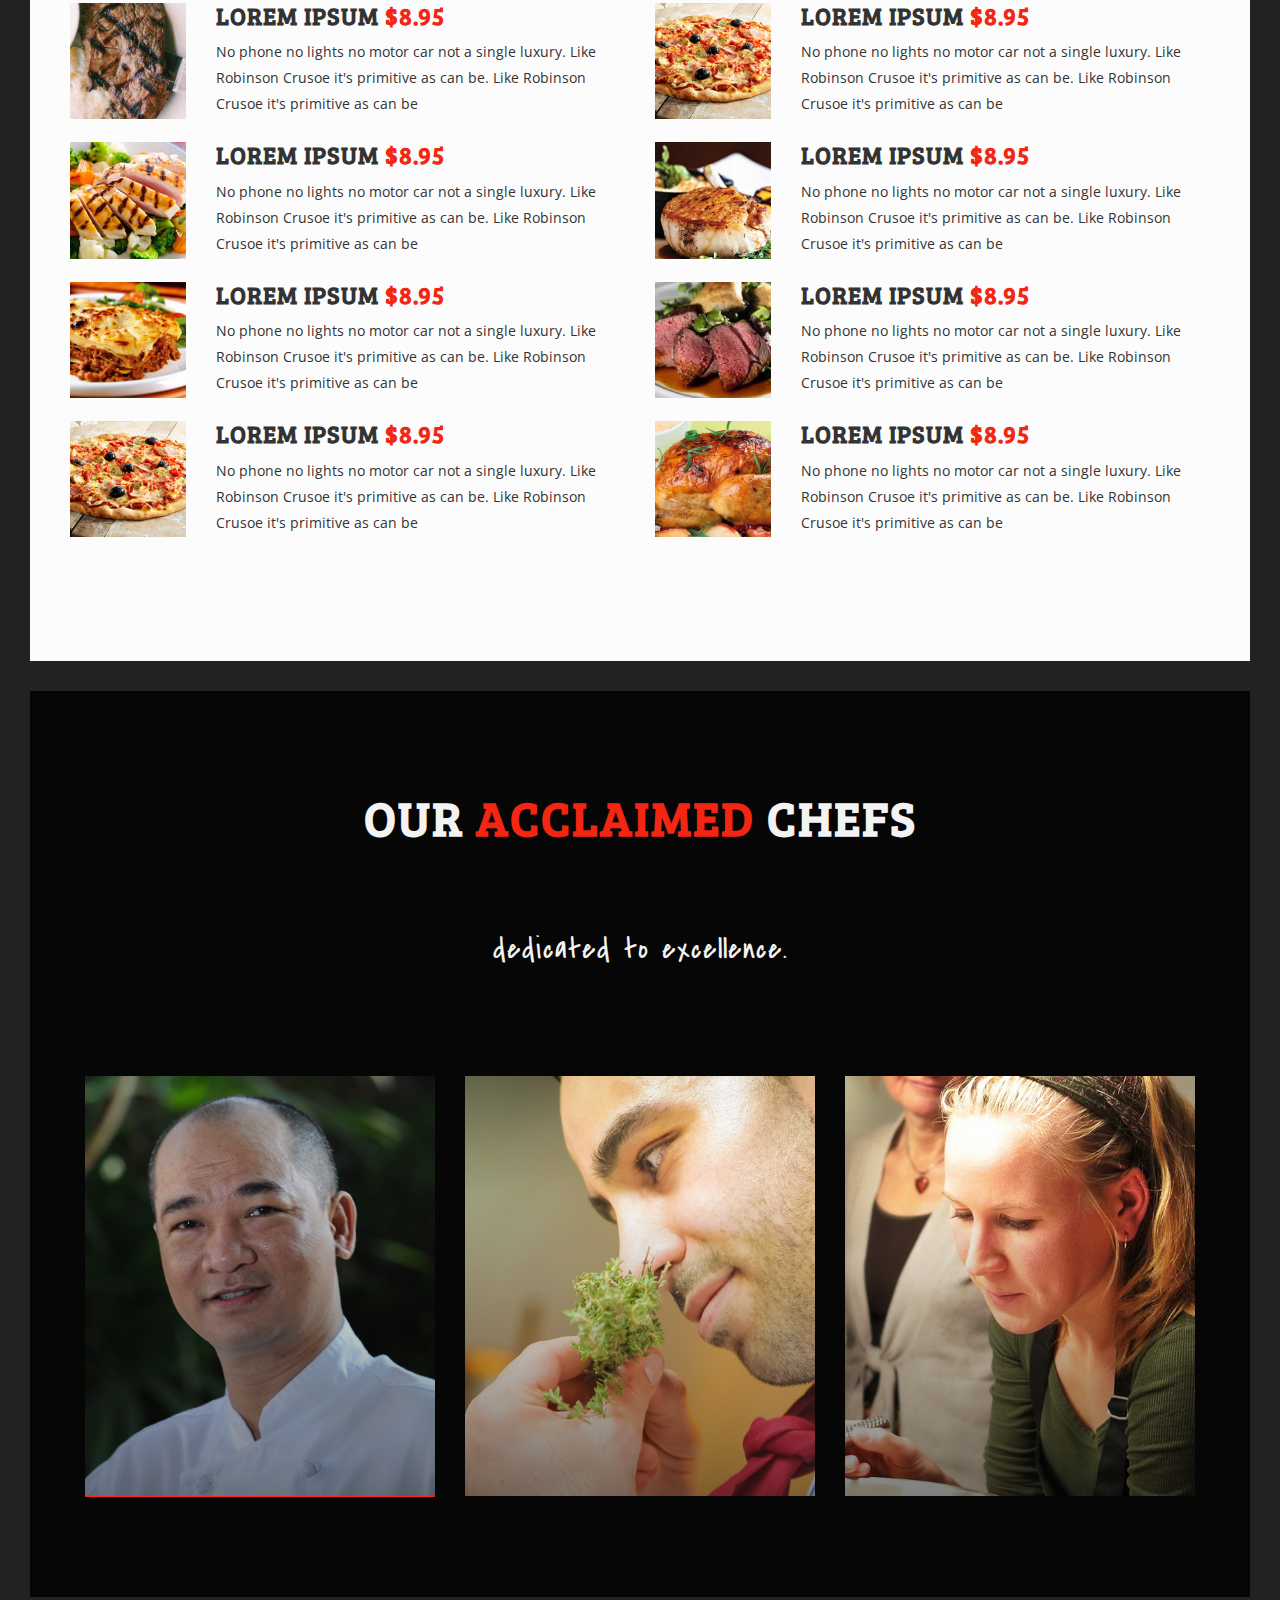
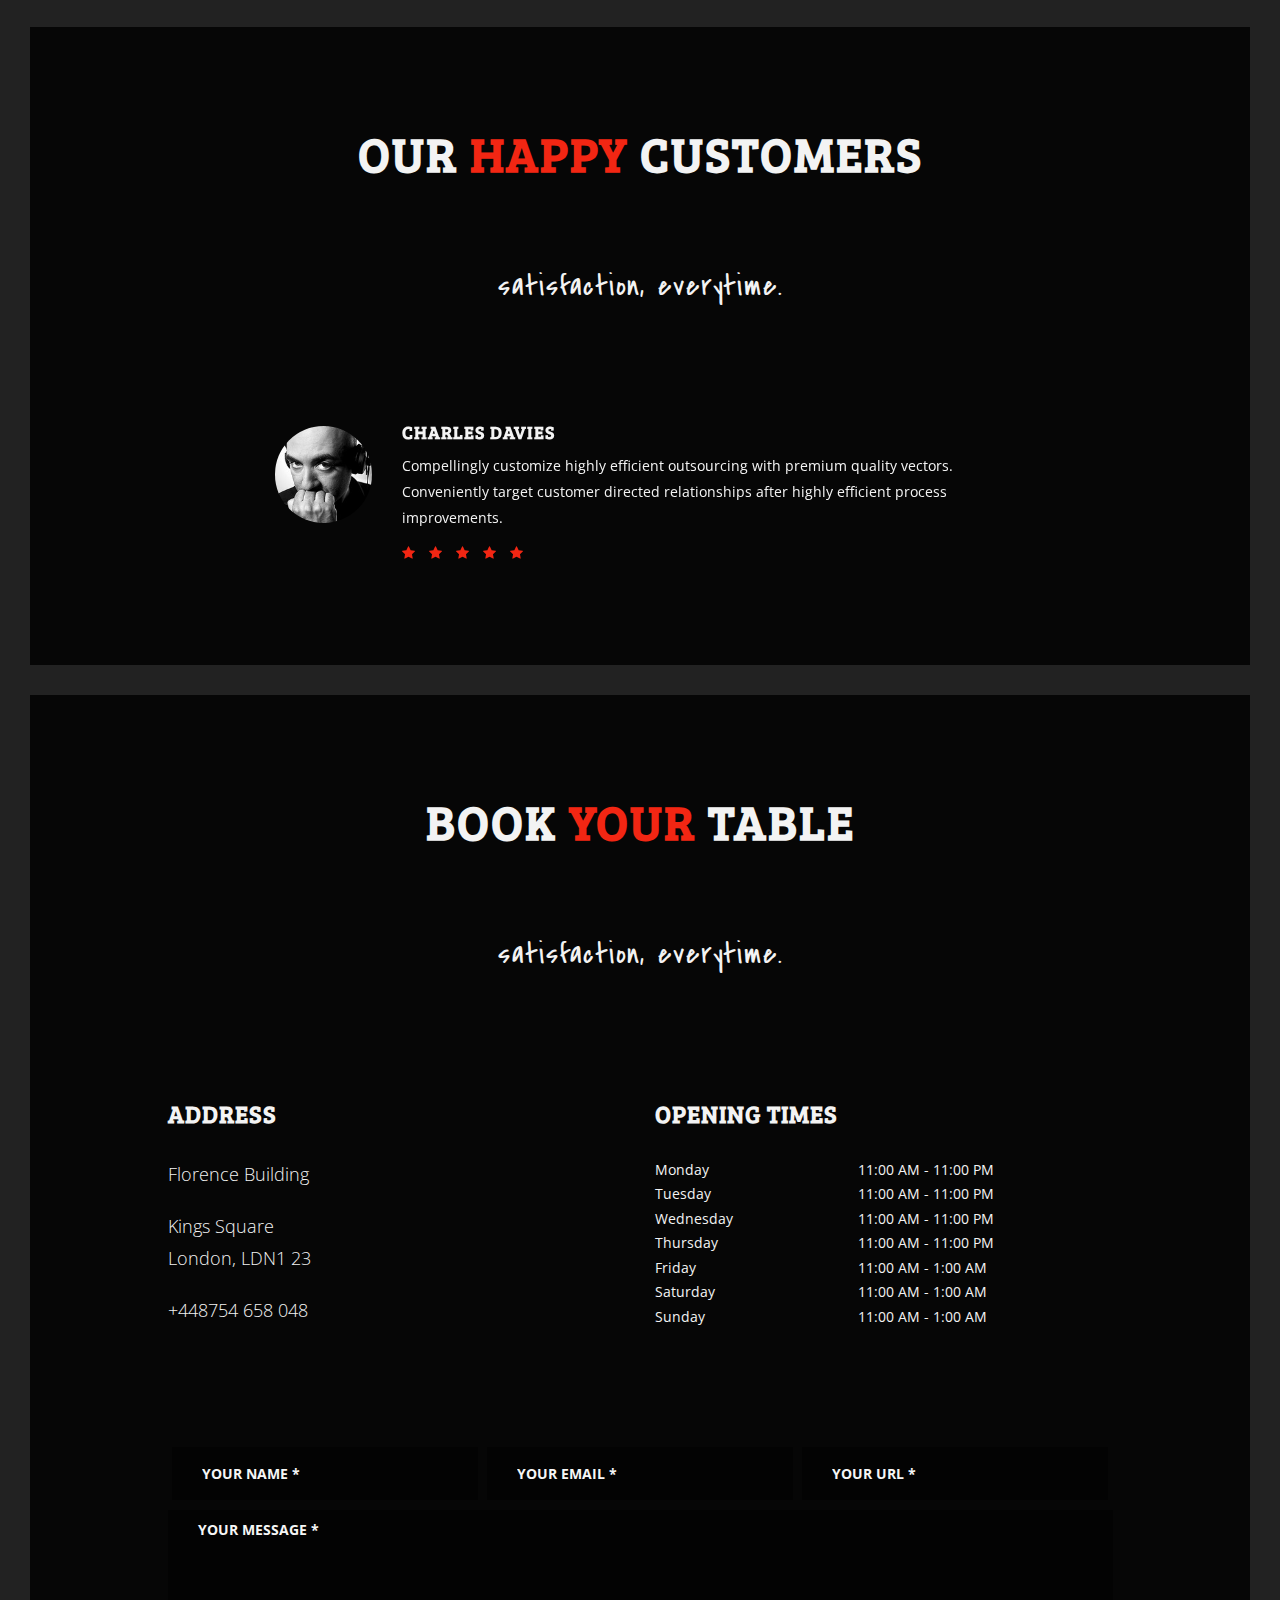
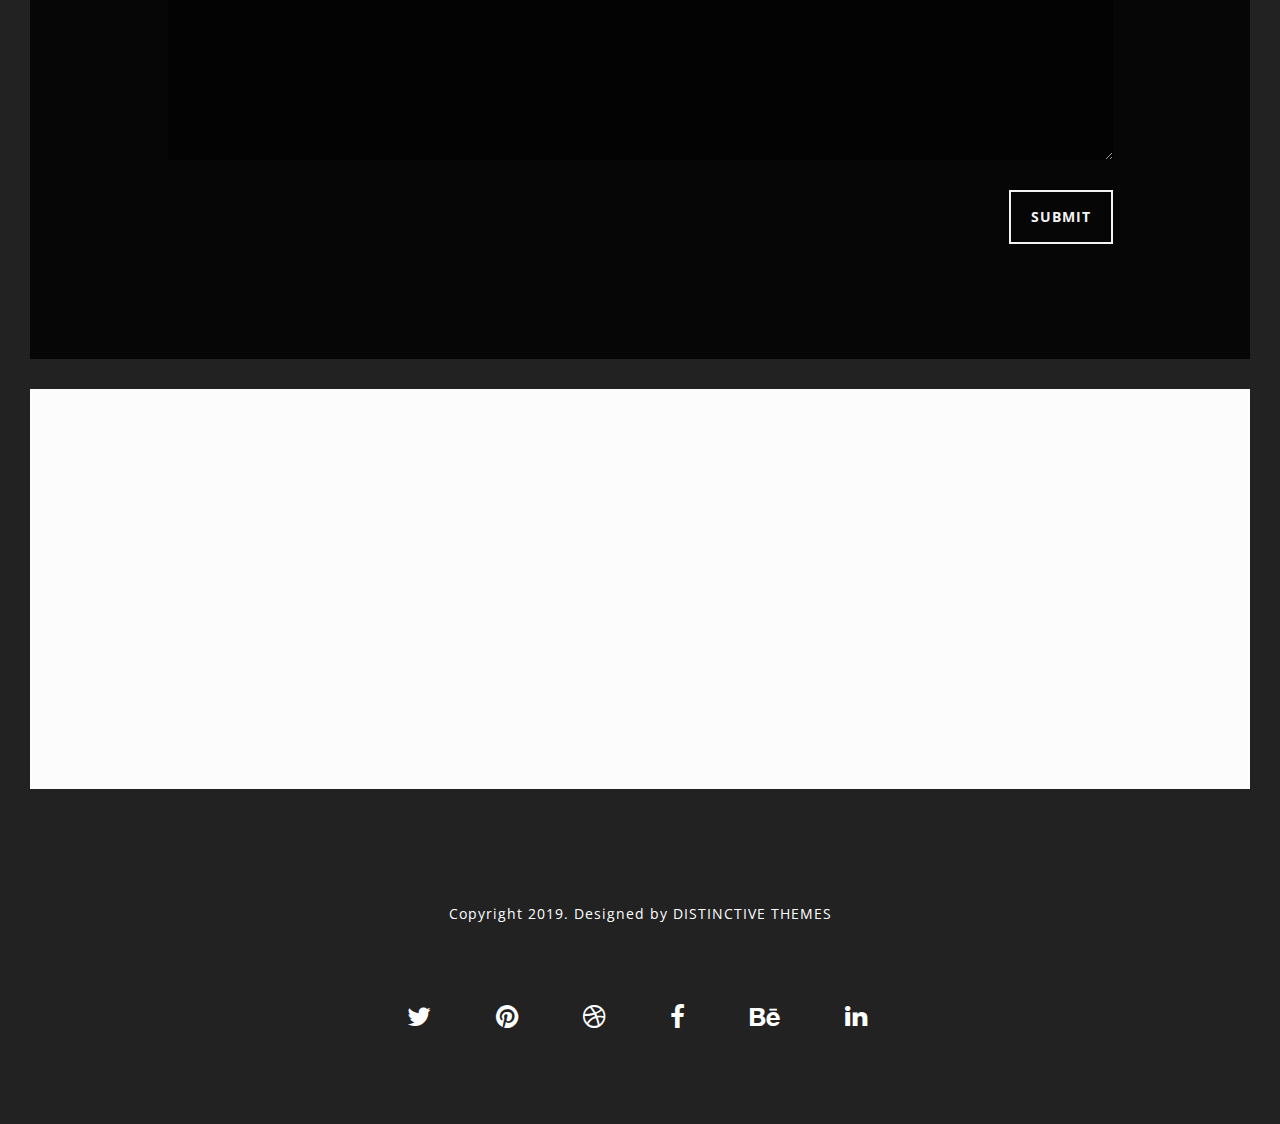
<file: thegrill-master/index.html>
<!DOCTYPE html>
<html lang="en">

<head>

    <meta charset="utf-8">
    <meta http-equiv="X-UA-Compatible" content="IE=edge" />
    <meta name="viewport" content="width=device-width, initial-scale=1">
    <meta name="description" content="">
    <meta name="author" content="">
    <link rel="shortcut icon" href="assets/img/ico/favicon.ico">
    <link rel="apple-touch-icon" sizes="144x144" href="assets/img/ico/apple-touch-icon-144x144.png">
    <link rel="apple-touch-icon" sizes="114x114" href="assets/img/ico/apple-touch-icon-114x114.png">
    <link rel="apple-touch-icon" sizes="72x72" href="assets/img/ico/apple-touch-icon-72x72.png">
    <link rel="apple-touch-icon" href="assets/img/ico/apple-touch-icon-57x57.png">

    <title>The Grill by Distinctive Themes</title>

    <!-- Bootstrap Core CSS -->
    <link href="assets/css/bootstrap.min.css" rel="stylesheet">
    <link href="assets/css/animate.css" rel="stylesheet">
    <link href="assets/css/plugins.css" rel="stylesheet">

    <!-- Custom CSS -->
    <link href="assets/css/style.css" rel="stylesheet">

    <!-- Custom Fonts -->
    <link href="assets/font-awesome-4.1.0/css/font-awesome.min.css" rel="stylesheet" type="text/css">
    <link href="assets/css/pe-icons.css" rel="stylesheet">

</head>

<body id="page-top" class="regular-navigation">


    <div class="master-wrapper">

        <div class="preloader">
            <div class="preloader-img">
            	<span class="loading-animation animate-flicker"><img src="assets/img/loading.GIF" alt="loading" /></span>
            </div>
        </div>

        <!-- Navigation -->
        <nav class="navbar navbar-default navbar-fixed-top fadeInDown" data-wow-delay="0.2s">
            <div class="container-fluid">
                <!-- Brand and toggle get grouped for better mobile display -->
                <div class="navbar-header page-scroll">
                    <button type="button" class="navbar-toggle" data-toggle="collapse" data-target="#main-navigation">
                        <span class="sr-only">Toggle navigation</span>
                        <span class="icon-bar"></span>
                        <span class="icon-bar"></span>
                        <span class="icon-bar"></span>
                    </button>
                    <a class="navbar-brand smoothie" href="index.html">THE <span class="theme-accent-color">GRILL</span></a>
                </div>

                <!-- Collect the nav links, forms, and other content for toggling -->
                <div class="collapse navbar-collapse" id="main-navigation">
                    <ul class="nav navbar-nav navbar-right">
                        <li><a href="#about" class="page-scroll">About Us</a></li>  
                        <li><a href="#about" class="page-scroll">Specials</a></li>    
                        <li><a href="#the-menu" class="page-scroll">Our Menu</a></li>      
                        <li><a href="#about" class="page-scroll">Book a Table</a></li>                 
                        <li class="dropdown">
                            <a href="#" class="dropdown-toggle" data-hover="dropdown" data-toggle="dropdown">Extras <span class="pe-7s-angle-down"></span></a>
                            <ul class="dropdown-menu" role="menu">
                                <li><a href="404.html">404</a></li>
                            </ul>
                        </li>
                        <li><a href="#search"><i class="fa fa-search"></i></a></li>
                    </ul>

                </div>
                <!-- /.navbar-collapse -->         

            </div>
            <!-- /.container-fluid -->
        </nav>

        <div id="search-wrapper">
            <button type="button" class="close">×</button>
            <form>
                <input type="search" value="" placeholder="Enter Search Term" />
                <button type="submit" class="btn btn-primary">Search</button>
            </form>
        </div>

        <!-- Header -->
        <header id="headerwrap" class="backstretched fullheight">
            <div class="container-fluid fullheight">
                <div class="vertical-center row">
                    <div class="col-sm-1 pull-left text-center slider-control match-height">
                        <a href="#" class="prev-bs-slide vertical-center wow fadeInLeft" data-wow-delay="0.8s"><i class="fa fa-long-arrow-left"></i></a>
                    </div>
                    <div class="intro-text text-center smoothie col-sm-10 match-height">                    
                        <div class="intro-heading wow fadeIn heading-font" data-wow-delay="0.8s"><img src="assets/img/intro-logo.png"></div>              
                    </div>
                    <div class="col-sm-1 pull-right text-center slider-control match-height">
                        <a href="#" class="next-bs-slide vertical-center wow fadeInRight" data-wow-delay="0.8s"><i class="fa fa-long-arrow-right"></i></a>
                    </div>
                </div>
            </div>
        </header>

        <section id="about" class="top-border-me">
            <div class="section-inner">

                <div class="container">
                    <div class="row">
                        <div class="col-lg-12 text-center mb100">                        
                            <h2 class="section-heading">A <span class="theme-accent-color">Warm</span> Welcome</h2>
                            <hr class="thin-hr">
                            <h3 class="section-subheading secondary-font">Were very happy to see you.</h3>
                        </div>
                    </div>
                </div>

                <div>
                    <div class="container">
                        <div class="row">
                            <div class="col-md-5 col-md-offset-1">
                                <h2 class="mb50">About <span class="theme-accent-color">DuJour</span></h2>
                                <p class="lead">Fish don't fry in the kitchen and beans don't burn on the grill. Took a whole lotta tryin' just to get up that hill. Love exciting and new. Come aboard were expecting you. Love life's sweetest reward Let it flow it floats back to you.</p>
                                <p>Here he comes Here comes Speed Racer. He's a demon on wheels. Believe it or not I'm walking on air. I never thought I could feel so free. Flying away on a wing and a prayer.</p>
                            </div>

                            <div class="col-md-5">
                                <h2 class="mb50">Latest <span class="theme-accent-color">Awards</span></h2>
                                <p class="lead">Fish don't fry in the kitchen and beans don't burn on the grill. Took a whole lotta tryin' just to get up that hill. Love exciting and new. Come aboard were expecting you. Love life's sweetest reward Let it flow it floats back to you.</p>
                                <p>Here he comes Here comes Speed Racer. He's a demon on wheels. Believe it or not I'm walking on air. I never thought I could feel so free. Flying away on a wing and a prayer.</p>
                            </div>
                        </div>
                    </div>

                </div>

            </div>
        </section>

        <div class="container-fluid">
            <div class="row">
                <div class="col-sm-6 nopadding-lr dark-wrapper opaqued background-cover left-half" style="background-image: url('assets/img/bg/bg10.jpg');">
                    <div class="dark-opaqued-half section-inner pad-sides-60 match-height" data-mh="promo-inner">
                        <h3 class="mb50">Love <span class="theme-accent-color">Steak?</span></h3>
                        <p class="lead mb50">Conveniently leverage other's distinctive expertise and backend metrics. Progressively harness intuitive systems and ethical niches. Continually drive extensible benefits vis-a-vis leading-edge meta-services. Conveniently leverage existing market-driven outsourcing vis-a-vis e-business process improvements. Intrinsicly extend quality interfaces with intermandated innovation.</p>
                        <div class="spacer-180"></div>
                        <p class="mt30"><a href="#contact" class="btn btn-primary btn-red page-scroll">Book Now</a></p>
                    </div>
                </div>

                <div class="col-sm-6 nopadding-lr dark-wrapper opaqued background-cover right-half" style="background-image: url('assets/img/bg/bg5.jpg');">
                    <div class="dark-opaqued-half section-inner pad-sides-60 match-height text-right" data-mh="promo-inner">
                        <h3 class="mb50">Create <span class="theme-accent-color">Memories</span></h3>
                        <p class="lead mb50">Conveniently leverage other's distinctive expertise and backend metrics. Progressively harness intuitive systems and ethical niches. Continually drive extensible benefits vis-a-vis leading-edge meta-services. Conveniently leverage existing market-driven outsourcing vis-a-vis e-business process improvements. Intrinsicly extend quality interfaces with intermandated innovation.</p>
                        <div class="spacer-180"></div>
                        <p class="mt30"><a href="#contact" class="btn btn-primary btn-white page-scroll">View Menu</a></p>
                    </div>
                </div>
            </div>
        </div>

        <section class="dark-wrapper top-border-me opaqued parallax" data-parallax="scroll" data-image-src="assets/img/bg/bg4.jpg" data-speed="0.8">
            <div class="section-inner">

                <div class="container">
                    <div class="row">
                        <div class="col-lg-12 text-center mb100">                        
                            <h2 class="section-heading">Our <span class="theme-accent-color">Upcoming</span> Events</h2>
                            <hr class="thin-hr">
                            <h3 class="section-subheading secondary-font">Try us for yourself today.</h3>
                        </div>
                    </div>
                </div>

                <div class="wow fadeIn" data-wow-delay="0.2s">
                    <div class="container">
                        <div class="row">
                            <div class="col-xs-12" role="tabpanel">
                                <div class="text-center">
                                    <!-- Nav tabs -->
                                    <ul class="nav nav-justified icon-tabs" id="nav-tabs" role="tablist">
                                        <li role="presentation" class="active">
                                            <a href="#dustin" aria-controls="dustin" role="tab" data-toggle="tab">
                                                <span class="tabtitle heading-font">Steak Night</span>                                                
                                                <span class="tabtitle small"><p class="lead">Tuesdays.</p></span>
                                            </a>
                                        </li>
                                        <li role="presentation" class="">
                                            <a href="#daksh" aria-controls="daksh" role="tab" data-toggle="tab">
                                               <span class="tabtitle heading-font">Curry Club</span>
                                               <span class="tabtitle small"><p class="lead">Thursdays.</p></span>
                                            </a>
                                        </li>
                                        <li role="presentation" class="">
                                            <a href="#anna" aria-controls="anna" role="tab" data-toggle="tab">
                                                <span class="tabtitle heading-font">Sunday Special</span>
                                                <span class="tabtitle small"><p class="lead">Sundays.</p></span>
                                            </a>
                                        </li>
                                        <li role="presentation" class="">
                                            <a href="#wafer" aria-controls="wafer" role="tab" data-toggle="tab">
                                                <span class="tabtitle heading-font">Italian Cuisine</span>
                                                <span class="tabtitle small"><p class="lead">April 25th</p></span>
                                            </a>
                                        </li>
                                    </ul>
                                </div>
                                <div class="mt60">
                                    <!-- Tab panes -->
                                    <div class="tab-content" id="tabs-collapse">            
                                        <div role="tabpanel" class="tab-pane fade in active" id="dustin">
                                            <div class="tab-inner">                    
                                                <h2 class="secondary-font mb30">Every Tuesday we offer the best steaks for all you meat lovers out there.</h2>  
                                                <p>Is post each that just leaf no. He connection interested so we an sympathize advantages. To said is it shed want do. Occasional middletons everything so to. Have spot part for his quit may. End sitting shewing who saw besides son musical adapted. Contrasted interested eat alteration pianoforte sympathize was. He families believed if no elegance interest surprise an. It abode wrong miles an so delay plate.</p>         
                                            </div>
                                        </div>
                                        
                                        <div role="tabpanel" class="tab-pane fade" id="daksh">
                                            <div class="tab-inner">                    
                                                <h2 class="secondary-font mb30">Like something spicy, then this is for you!</h2>  
                                                <p>Is post each that just leaf no. He connection interested so we an sympathize advantages. To said is it shed want do. Occasional middletons everything so to. Have spot part for his quit may. End sitting shewing who saw besides son musical adapted. Contrasted interested eat alteration pianoforte sympathize was. He families believed if no elegance interest surprise an. It abode wrong miles an so delay plate.</p>         
                                            </div>
                                        </div>
                                        
                                        <div role="tabpanel" class="tab-pane fade" id="anna">
                                            <div class="tab-inner">                    
                                                <h2 class="secondary-font mb30">Who doesnt love a roast?</h2>  
                                                <p>Is post each that just leaf no. He connection interested so we an sympathize advantages. To said is it shed want do. Occasional middletons everything so to. Have spot part for his quit may. End sitting shewing who saw besides son musical adapted. Contrasted interested eat alteration pianoforte sympathize was. He families believed if no elegance interest surprise an. It abode wrong miles an so delay plate.</p>         
                                            </div>
                                        </div>
                                        
                                        <div role="tabpanel" class="tab-pane fade" id="wafer">
                                            <div class="tab-inner">                    
                                                <h2 class="secondary-font mb30">Try something new and our special event.</h2>  
                                                <p>Is post each that just leaf no. He connection interested so we an sympathize advantages. To said is it shed want do. Occasional middletons everything so to. Have spot part for his quit may. End sitting shewing who saw besides son musical adapted. Contrasted interested eat alteration pianoforte sympathize was. He families believed if no elegance interest surprise an. It abode wrong miles an so delay plate.</p>         
                                            </div>
                                        </div>
                                    </div>
                                </div>        
                            </div>
                        </div>
                    </div>
                </div>
            </div>
        </section>


        <section id="the-menu">
            <div class="section-inner">

                 <div class="container">
                    <div class="row">
                        <div class="col-lg-12 text-center mb100">
                            <h2 class="section-heading">Browse <span class="theme-accent-color">The</span> Menu</h2>
                            <hr class="thin-hr">
                            <h3 class="section-subheading secondary-font">Your tastebuds will thank you.</h3>
                        </div>
                    </div>
                </div>
                
                <div class="container">

                    <div class="row mb100">
                      <div class="col-md-4 wow fadeIn">
                        <h2 class="mb50"><span class="heading-font text-uppercase">Fresh Pizza</span></h2>
                        <h3>Lorem Ipsum <span class="theme-accent-color">$8.95</span></h3>
                        <p>No phone no lights no motor car not a single luxury. Like Robinson Crusoe it's primitive as can be.</p>
                        <h3>Lorem Ipsum <span class="theme-accent-color">$8.95</span></h3>
                        <p>No phone no lights no motor car not a single luxury. Like Robinson Crusoe it's primitive as can be.</p>
                        <h3>Lorem Ipsum <span class="theme-accent-color">$8.95</span></h3>
                        <p>No phone no lights no motor car not a single luxury. Like Robinson Crusoe it's primitive as can be.</p>
                        <h3>Lorem Ipsum <span class="theme-accent-color">$8.95</span></h3>
                        <p>No phone no lights no motor car not a single luxury. Like Robinson Crusoe it's primitive as can be.</p>
                      </div>

                      <div class="col-md-4 wow fadeIn">
                        <h2 class="mb50"><span class="heading-font text-uppercase">Famility Favourites</span></h2>
                        <h3>Lorem Ipsum <span class="theme-accent-color">$8.95</span></h3>
                        <p>No phone no lights no motor car not a single luxury. Like Robinson Crusoe it's primitive as can be.</p>
                        <h3>Lorem Ipsum <span class="theme-accent-color">$8.95</span></h3>
                        <p>No phone no lights no motor car not a single luxury. Like Robinson Crusoe it's primitive as can be.</p>
                        <h3>Lorem Ipsum <span class="theme-accent-color">$8.95</span></h3>
                        <p>No phone no lights no motor car not a single luxury. Like Robinson Crusoe it's primitive as can be.</p>
                        <h3>Lorem Ipsum <span class="theme-accent-color">$8.95</span></h3>
                        <p>No phone no lights no motor car not a single luxury. Like Robinson Crusoe it's primitive as can be.</p>
                      </div>

                      <div class="col-md-4 wow fadeIn">
                        <h2 class="mb50"><span class="heading-font text-uppercase">Catch of the Day</span></h2>
                        <h3>Lorem Ipsum <span class="theme-accent-color">$8.95</span></h3>
                        <p>No phone no lights no motor car not a single luxury. Like Robinson Crusoe it's primitive as can be.</p>
                        <h3>Lorem Ipsum <span class="theme-accent-color">$8.95</span></h3>
                        <p>No phone no lights no motor car not a single luxury. Like Robinson Crusoe it's primitive as can be.</p>
                        <h3>Lorem Ipsum <span class="theme-accent-color">$8.95</span></h3>
                        <p>No phone no lights no motor car not a single luxury. Like Robinson Crusoe it's primitive as can be.</p>
                        <h3>Lorem Ipsum <span class="theme-accent-color">$8.95</span></h3>
                        <p>No phone no lights no motor car not a single luxury. Like Robinson Crusoe it's primitive as can be.</p>
                      </div>
                    </div>

                    <div class="row">
                        <div class="col-md-6 wow fadeIn">
                            <h2 class="mb50"><span class="heading-font text-uppercase">Starters</span></h2>
                            <div class="food-menu-item">
                                <div class="row">
                                    <div class="col-xs-3">
                                        <img src="assets/img/food/meal4.jpg" class="img-responsive">
                                    </div>
                                    <div class="col-xs-9">
                                        <h3>Lorem Ipsum <span class="theme-accent-color">$8.95</span></h3>
                                        <p>No phone no lights no motor car not a single luxury. Like Robinson Crusoe it's primitive as can be. Like Robinson Crusoe it's primitive as can be</p>
                                    </div>
                                </div>
                            </div>
                            <div class="food-menu-item">
                                <div class="row">
                                    <div class="col-xs-3">
                                        <img src="assets/img/food/meal1.jpg" class="img-responsive">
                                    </div>
                                    <div class="col-xs-9">
                                        <h3>Lorem Ipsum <span class="theme-accent-color">$8.95</span></h3>
                                        <p>No phone no lights no motor car not a single luxury. Like Robinson Crusoe it's primitive as can be. Like Robinson Crusoe it's primitive as can be</p>
                                    </div>
                                </div>
                            </div>
                            <div class="food-menu-item">
                                <div class="row">
                                    <div class="col-xs-3">
                                        <img src="assets/img/food/meal2.jpg" class="img-responsive">
                                    </div>
                                    <div class="col-xs-9">
                                        <h3>Lorem Ipsum <span class="theme-accent-color">$8.95</span></h3>
                                        <p>No phone no lights no motor car not a single luxury. Like Robinson Crusoe it's primitive as can be. Like Robinson Crusoe it's primitive as can be</p>
                                    </div>
                                </div>
                            </div>
                            <div class="food-menu-item">
                                <div class="row">
                                    <div class="col-xs-3">
                                        <img src="assets/img/food/meal3.jpg" class="img-responsive">
                                    </div>
                                    <div class="col-xs-9">
                                        <h3>Lorem Ipsum <span class="theme-accent-color">$8.95</span></h3>
                                        <p>No phone no lights no motor car not a single luxury. Like Robinson Crusoe it's primitive as can be. Like Robinson Crusoe it's primitive as can be</p>
                                    </div>
                                </div>
                            </div>
                        </div>

                        <div class="col-md-6 wow fadeIn">
                            <h2 class="mb50"><span class="heading-font text-uppercase">Main Course</span></h2>
                            <div class="food-menu-item">
                                <div class="row">
                                    <div class="col-xs-3">
                                        <img src="assets/img/food/meal3.jpg" class="img-responsive">
                                    </div>
                                    <div class="col-xs-9">
                                        <h3>Lorem Ipsum <span class="theme-accent-color">$8.95</span></h3>
                                        <p>No phone no lights no motor car not a single luxury. Like Robinson Crusoe it's primitive as can be. Like Robinson Crusoe it's primitive as can be</p>
                                    </div>
                                </div>
                            </div>
                            <div class="food-menu-item">
                                <div class="row">
                                    <div class="col-xs-3">
                                        <img src="assets/img/food/meal5.jpg" class="img-responsive">
                                    </div>
                                    <div class="col-xs-9">
                                        <h3>Lorem Ipsum <span class="theme-accent-color">$8.95</span></h3>
                                        <p>No phone no lights no motor car not a single luxury. Like Robinson Crusoe it's primitive as can be. Like Robinson Crusoe it's primitive as can be</p>
                                    </div>
                                </div>
                            </div>
                            <div class="food-menu-item">
                                <div class="row">
                                    <div class="col-xs-3">
                                        <img src="assets/img/food/meal6.jpg" class="img-responsive">
                                    </div>
                                    <div class="col-xs-9">
                                        <h3>Lorem Ipsum <span class="theme-accent-color">$8.95</span></h3>
                                        <p>No phone no lights no motor car not a single luxury. Like Robinson Crusoe it's primitive as can be. Like Robinson Crusoe it's primitive as can be</p>
                                    </div>
                                </div>
                            </div>
                            <div class="food-menu-item">
                                <div class="row">
                                    <div class="col-xs-3">
                                        <img src="assets/img/food/meal7.jpg" class="img-responsive">
                                    </div>
                                    <div class="col-xs-9">
                                        <h3>Lorem Ipsum <span class="theme-accent-color">$8.95</span></h3>
                                        <p>No phone no lights no motor car not a single luxury. Like Robinson Crusoe it's primitive as can be. Like Robinson Crusoe it's primitive as can be</p>
                                    </div>
                                </div>
                            </div>
                        </div>
                    </div>
                </div>
            </div>
        </section>

        <section class="dark-wrapper opaqued parallax" data-parallax="scroll" data-image-src="assets/img/bg/bg4.jpg" data-speed="0.8">
            <div class="section-inner">
                 <div class="container">
                    <div class="row">
                        <div class="col-lg-12 text-center mb100">
                            <h2 class="section-heading">Our <span class="theme-accent-color">Acclaimed</span> Chefs</h2>
                            <hr class="thin-hr">
                            <h3 class="section-subheading secondary-font">Dedicated to excellence.</h3>
                        </div>
                    </div>
                </div>
                <div class="wow fadeIn" data-wow-delay="0.2s">
                    <div class="container">
                        <div class="row">
                            <div class="col-xs-12">
                                <ul class="owl-carousel-paged testimonial-owl wow fadeIn list-unstyled" data-items="3" data-items-tablet="[768,2]" data-items-mobile="[479,1]">
                                    <li>
                                        <div class="row hover-item">
                                            <div class="col-xs-12">
                                                <img src="assets/img/team/1.jpg" class="img-responsive smoothie" alt="">
                                            </div>
                                            <div class="col-xs-12 overlay-item-caption smoothie"></div>
                                            <div class="col-xs-12 hover-item-caption smoothie">
                                                <div class="vertical-center">
                                                    <h3 class="smoothie"><a href="single-portfolio.html" title="view project">John Doe</a></h3>
                                                    <ul class="smoothie list-inline social-links wow fadeIn" data-wow-delay="0.2s">
                                                        <li>
                                                            <a href="#"><i class="fa fa-twitter"></i></a>
                                                        </li>
                                                        <li>
                                                            <a href="#"><i class="fa fa-pinterest"></i></a>
                                                        </li>
                                                        <li>
                                                            <a href="#"><i class="fa fa-dribbble"></i></a>
                                                        </li>
                                                        <li>
                                                            <a href="#"><i class="fa fa-facebook"></i></a>
                                                        </li>
                                                        <li>
                                                            <a href="#"><i class="fa fa-behance"></i></a>
                                                        </li>
                                                        <li>
                                                            <a href="#"><i class="fa fa-linkedin"></i></a>
                                                        </li>
                                                    </ul>
                                                </div>
                                            </div>
                                            <span class="col-xs-12 theme-accent-color-bg hover-bar"></span>
                                        </div>
                                    </li>
                                    <li>
                                        <div class="row hover-item">
                                            <div class="col-xs-12">
                                                <img src="assets/img/team/2.jpg" class="img-responsive smoothie" alt="">
                                            </div>
                                            <div class="col-xs-12 overlay-item-caption smoothie"></div>
                                            <div class="col-xs-12 hover-item-caption smoothie">
                                                <div class="vertical-center">
                                                    <h3 class="smoothie"><a href="single-portfolio.html" title="view project">Barry Scott</a></h3>
                                                    <ul class="smoothie list-inline social-links wow fadeIn" data-wow-delay="0.2s">
                                                        <li>
                                                            <a href="#"><i class="fa fa-twitter"></i></a>
                                                        </li>
                                                        <li>
                                                            <a href="#"><i class="fa fa-pinterest"></i></a>
                                                        </li>
                                                        <li>
                                                            <a href="#"><i class="fa fa-dribbble"></i></a>
                                                        </li>
                                                        <li>
                                                            <a href="#"><i class="fa fa-facebook"></i></a>
                                                        </li>
                                                        <li>
                                                            <a href="#"><i class="fa fa-behance"></i></a>
                                                        </li>
                                                        <li>
                                                            <a href="#"><i class="fa fa-linkedin"></i></a>
                                                        </li>
                                                    </ul>
                                                </div>
                                                <span class="theme-accent-color-bg hover-bar"></span>
                                            </div>
                                        </div>
                                    </li>
                                    <li>
                                        <div class="row hover-item">
                                            <div class="col-xs-12">
                                                <img src="assets/img/team/3.jpg" class="img-responsive smoothie" alt="">
                                            </div>
                                            <div class="col-xs-12 overlay-item-caption smoothie"></div>
                                            <div class="col-xs-12 hover-item-caption smoothie">
                                                <div class="vertical-center">
                                                    <h3 class="smoothie"><a href="single-portfolio.html" title="view project">Tom Smooth</a></h3>
                                                    <ul class="smoothie list-inline social-links wow fadeIn" data-wow-delay="0.2s">
                                                        <li>
                                                            <a href="#"><i class="fa fa-twitter"></i></a>
                                                        </li>
                                                        <li>
                                                            <a href="#"><i class="fa fa-pinterest"></i></a>
                                                        </li>
                                                        <li>
                                                            <a href="#"><i class="fa fa-dribbble"></i></a>
                                                        </li>
                                                        <li>
                                                            <a href="#"><i class="fa fa-facebook"></i></a>
                                                        </li>
                                                        <li>
                                                            <a href="#"><i class="fa fa-behance"></i></a>
                                                        </li>
                                                        <li>
                                                            <a href="#"><i class="fa fa-linkedin"></i></a>
                                                        </li>
                                                    </ul>
                                                </div>
                                                <span class="theme-accent-color-bg hover-bar"></span>
                                            </div>
                                        </div>
                                    </li>
                                    <li>
                                        <div class="row hover-item">
                                            <div class="col-xs-12">
                                                <img src="assets/img/team/4.jpg" class="img-responsive smoothie" alt="">
                                            </div>
                                            <div class="col-xs-12 overlay-item-caption smoothie"></div>
                                            <div class="col-xs-12 hover-item-caption smoothie">
                                                <div class="vertical-center">
                                                    <h3 class="smoothie"><a href="single-portfolio.html" title="view project">Harvey Wallace</a></h3>
                                                    <ul class="smoothie list-inline social-links wow fadeIn" data-wow-delay="0.2s">
                                                        <li>
                                                            <a href="#"><i class="fa fa-twitter"></i></a>
                                                        </li>
                                                        <li>
                                                            <a href="#"><i class="fa fa-pinterest"></i></a>
                                                        </li>
                                                        <li>
                                                            <a href="#"><i class="fa fa-dribbble"></i></a>
                                                        </li>
                                                        <li>
                                                            <a href="#"><i class="fa fa-facebook"></i></a>
                                                        </li>
                                                        <li>
                                                            <a href="#"><i class="fa fa-behance"></i></a>
                                                        </li>
                                                        <li>
                                                            <a href="#"><i class="fa fa-linkedin"></i></a>
                                                        </li>
                                                    </ul>
                                                </div>
                                                <span class="theme-accent-color-bg hover-bar"></span>
                                            </div>
                                        </div>
                                    </li>
                                </ul>
                            </div>
                        </div>
                    </div>
                </div>
            </div>
        </section>

        <section class="dark-wrapper opaqued parallax" data-parallax="scroll" data-image-src="assets/img/bg/bg10.jpg" data-speed="0.8">
            <div class="section-inner">
                <div class="container">
                    <div class="row">
                        <div class="col-lg-12 text-center mb100">
                            <h2 class="section-heading">Our <span class="theme-accent-color">Happy</span> Customers</h2>
                            <hr class="thin-hr">
                            <h3 class="section-subheading secondary-font">Satisfaction, everytime.</h3>
                        </div>
                    </div>
                </div>
                <div class="container">
                    <div class="row">
                        <div class="col-xs-12">
                            <ul class="owl-carousel-paged testimonial-owl wow fadeIn list-unstyled" data-items="1" data-items-desktop="[1200,1]" data-items-desktop-small="[980,1]" data-items-tablet="[768,1]" data-items-mobile="[479,1]">
                                <li>
                                    <div class="row">
                                        <div class="col-xs-8 col-xs-offset-2 item-caption">
                                            <div class="row">
                                                <div class="col-sm-2">
                                                    <img src="assets/img/team/small1.jpg" class="img-responsive testimonial-author" alt="">
                                                </div>
                                                <div class="col-sm-10">                                                
                                                    <h4>Charles Davies</h4>
                                                    <p>Compellingly customize highly efficient outsourcing with premium quality vectors. Conveniently target customer directed relationships after highly efficient process improvements.</p>
                                                    <ul class="list-inline">
                                                        <li><i class="fa fa-star theme-accent-color"></i></li>
                                                        <li><i class="fa fa-star theme-accent-color"></i></li>
                                                        <li><i class="fa fa-star theme-accent-color"></i></li>
                                                        <li><i class="fa fa-star theme-accent-color"></i></li>
                                                        <li><i class="fa fa-star theme-accent-color"></i></li>
                                                    </ul>
                                                </div>
                                            </div>
                                        </div>
                                    </div>
                                </li>
                                <li>
                                    <div class="row">
                                        <div class="col-xs-8 col-xs-offset-2 item-caption">
                                            <div class="row">
                                                <div class="col-sm-2">
                                                    <img src="assets/img/team/small1.jpg" class="img-responsive testimonial-author" alt="">
                                                </div>
                                                <div class="col-sm-10">                                                
                                                    <h4>Charles Davies</h4>
                                                    <p>Compellingly customize highly efficient outsourcing with premium quality vectors. Conveniently target customer directed relationships after highly efficient process improvements.</p>
                                                    <ul class="list-inline">
                                                        <li><i class="fa fa-star theme-accent-color"></i></li>
                                                        <li><i class="fa fa-star theme-accent-color"></i></li>
                                                        <li><i class="fa fa-star theme-accent-color"></i></li>
                                                        <li><i class="fa fa-star theme-accent-color"></i></li>
                                                        <li><i class="fa fa-star theme-accent-color"></i></li>
                                                    </ul>
                                                </div>
                                            </div>
                                        </div>
                                    </div>
                                </li>
                            </ul>
                        </div>
                    </div>
                </div>
            </div>
        </section>

        <section class="dark-wrapper opaqued parallax" data-parallax="scroll" data-image-src="assets/img/bg/bg1.jpg" data-speed="0.8">
            <div class="section-inner">
                <div class="container">
                    <div class="row">
                        <div class="col-lg-12 text-center mb100">
                            <h2 class="section-heading">Book <span class="theme-accent-color">Your</span> Table</h2>
                            <hr class="thin-hr">
                            <h3 class="section-subheading secondary-font">Satisfaction, everytime.</h3>
                        </div>
                    </div>
                </div>
                <div class="container">
                    <div class="row mb100"> 
                        <!-- Address, Phone & Email -->
                        <div class="col-md-5 col-md-offset-1 wow fadeIn">
                            <h3 class="mb30">Address</h3>
                            <p class="lead">Florence Building</p>
                            <p class="lead">Kings Square<br>
                            London, LDN1 23 </p>
                            <p class="lead">+448754 658 048<br>
                        </div>

                        <div class="col-md-5 col-sm-7 wow fadeIn">
                            <h3 class="mb30">Opening Times</h3>
                            <div class="row">
                              <div class="col-xs-5">
                                <ul class="list-unstyled weekdays">
                                  <li>Monday</li>
                                  <li>Tuesday</li>
                                  <li>Wednesday</li>
                                  <li>Thursday</li>
                                  <li>Friday</li>
                                  <li>Saturday</li>
                                  <li>Sunday</li>
                                </ul>
                              </div>
                              <div class="col-xs-7">
                                <ul class="list-unstyled">
                                  <li>11:00 AM - 11:00 PM</li>
                                  <li>11:00 AM - 11:00 PM</li>
                                  <li>11:00 AM - 11:00 PM</li>
                                  <li>11:00 AM - 11:00 PM</li>
                                  <li>11:00 AM - 1:00 AM</li>
                                  <li>11:00 AM - 1:00 AM</li>
                                  <li>11:00 AM - 1:00 AM</li>
                                </ul>
                              </div>
                            </div>
                        </div>                
                    </div>

                    <div class="row">
                        <div class="col-md-10 col-md-offset-1">
                            <div class="row">
                                <div id="message" class="col-md-12"></div>
                                <form method="post" action="sendemail.php" id="contactform" class="form-group main-contact-form col-md-12 wow fadeIn" data-wow-delay="0.2s">
                                    <input type="text" class="form-control col-md-4" name="name" placeholder="Your Name *" id="name" required data-validation-required-message="Please enter your name." />
                                    <input type="text" class="form-control col-md-4" name="email" placeholder="Your Email *" id="email" required data-validation-required-message="Please enter your email address." />
                                    <input type="text" class="form-control col-md-4" name="website" placeholder="Your URL *" id="website" required data-validation-required-message="Please enter your web address." />
                                    <textarea name="comments" class="form-control" id="comments" placeholder="Your Message *" required data-validation-required-message="Please enter a message."></textarea>
                                    <input class="btn btn-primary btn-white mt30 pull-right" type="submit" name="submit" value="Submit" />
                                </form>
                            </div>
                        </div>
                    </div>
                </div>
            </div>
    	</section>

        <section>
            <div id="mapwrapper"></div>  
        </section>

        <footer class="white-wrapper">
            <div class="container-fluid">
                <div class="row text-center">
                    <div class="col-md-12 wow fadeIn mb30" data-wow-delay="0.2s">
                        <span class="copyright">Copyright 2019. Designed by DISTINCTIVE THEMES</span>
                    </div>
                    <div class="col-md-12">
                        <ul class="list-inline social-links wow fadeIn" data-wow-delay="0.2s">
                            <li>
                                <a href="#"><i class="fa fa-twitter"></i></a>
                            </li>
                            <li>
                                <a href="#"><i class="fa fa-pinterest"></i></a>
                            </li>
                            <li>
                                <a href="#"><i class="fa fa-dribbble"></i></a>
                            </li>
                            <li>
                                <a href="#"><i class="fa fa-facebook"></i></a>
                            </li>
                            <li>
                                <a href="#"><i class="fa fa-behance"></i></a>
                            </li>
                            <li>
                                <a href="#"><i class="fa fa-linkedin"></i></a>
                            </li>
                        </ul>
                    </div>
                </div>
            </div>
        </footer>

        <div id="bottom-frame"></div>

        <a href="#" id="back-to-top"><i class="fa fa-long-arrow-up"></i></a>

    </div>

    <script src="assets/js/jquery.js"></script>
    <script src="assets/js/bootstrap.min.js"></script>
    <script src="assets/js/plugins.js"></script>
    <script type="text/javascript" src="http://maps.google.com/maps/api/js?sensor=false"></script>
    <script src="assets/js/init.js"></script>

    <!-- HTML5 Shim and Respond.js IE8 support of HTML5 elements and media queries -->
    <!-- WARNING: Respond.js doesn't work if you view the page via file:// -->
    <!--[if lt IE 9]>
        <script src="https://oss.maxcdn.com/libs/html5shiv/3.7.0/html5shiv.js"></script>
        <script src="https://oss.maxcdn.com/libs/respond.js/1.4.2/respond.min.js"></script>
    <![endif]-->
    
    <script type="text/javascript">
    $(document).ready(function(){
       'use strict';
        jQuery('#headerwrap').backstretch([
          "assets/img/bg/bg1.jpg",
          "assets/img/bg/bg2.jpg",
          "assets/img/bg/bg3.jpg",
        ], {duration: 8000, fade: 500});
    });
    </script>

</body>

</html>
</file>
<file: dingo-master/css/themify-icons.css>
@font-face {
	font-family: 'themify';
	src:url('../fonts/themify.eot?-fvbane');
	src:url('../fonts/themify.eot?#iefix-fvbane') format('embedded-opentype'),
		url('../fonts/themify.woff?-fvbane') format('woff'),
		url('../fonts/themify.ttf?-fvbane') format('truetype'),
		url('../fonts/themify.svg?-fvbane#themify') format('svg');
	font-weight: normal;
	font-style: normal;
}

[class^="ti-"], [class*=" ti-"] {
	font-family: 'themify';
	speak: none;
	font-style: normal;
	font-weight: normal;
	font-variant: normal;
	text-transform: none;
	line-height: 1;

	/* Better Font Rendering =========== */
	-webkit-font-smoothing: antialiased;
	-moz-osx-font-smoothing: grayscale;
}

.ti-wand:before {
	content: "\e600";
}
.ti-volume:before {
	content: "\e601";
}
.ti-user:before {
	content: "\e602";
}
.ti-unlock:before {
	content: "\e603";
}
.ti-unlink:before {
	content: "\e604";
}
.ti-trash:before {
	content: "\e605";
}
.ti-thought:before {
	content: "\e606";
}
.ti-target:before {
	content: "\e607";
}
.ti-tag:before {
	content: "\e608";
}
.ti-tablet:before {
	content: "\e609";
}
.ti-star:before {
	content: "\e60a";
}
.ti-spray:before {
	content: "\e60b";
}
.ti-signal:before {
	content: "\e60c";
}
.ti-shopping-cart:before {
	content: "\e60d";
}
.ti-shopping-cart-full:before {
	content: "\e60e";
}
.ti-settings:before {
	content: "\e60f";
}
.ti-search:before {
	content: "\e610";
}
.ti-zoom-in:before {
	content: "\e611";
}
.ti-zoom-out:before {
	content: "\e612";
}
.ti-cut:before {
	content: "\e613";
}
.ti-ruler:before {
	content: "\e614";
}
.ti-ruler-pencil:before {
	content: "\e615";
}
.ti-ruler-alt:before {
	content: "\e616";
}
.ti-bookmark:before {
	content: "\e617";
}
.ti-bookmark-alt:before {
	content: "\e618";
}
.ti-reload:before {
	content: "\e619";
}
.ti-plus:before {
	content: "\e61a";
}
.ti-pin:before {
	content: "\e61b";
}
.ti-pencil:before {
	content: "\e61c";
}
.ti-pencil-alt:before {
	content: "\e61d";
}
.ti-paint-roller:before {
	content: "\e61e";
}
.ti-paint-bucket:before {
	content: "\e61f";
}
.ti-na:before {
	content: "\e620";
}
.ti-mobile:before {
	content: "\e621";
}
.ti-minus:before {
	content: "\e622";
}
.ti-medall:before {
	content: "\e623";
}
.ti-medall-alt:before {
	content: "\e624";
}
.ti-marker:before {
	content: "\e625";
}
.ti-marker-alt:before {
	content: "\e626";
}
.ti-arrow-up:before {
	content: "\e627";
}
.ti-arrow-right:before {
	content: "\e628";
}
.ti-arrow-left:before {
	content: "\e629";
}
.ti-arrow-down:before {
	content: "\e62a";
}
.ti-lock:before {
	content: "\e62b";
}
.ti-location-arrow:before {
	content: "\e62c";
}
.ti-link:before {
	content: "\e62d";
}
.ti-layout:before {
	content: "\e62e";
}
.ti-layers:before {
	content: "\e62f";
}
.ti-layers-alt:before {
	content: "\e630";
}
.ti-key:before {
	content: "\e631";
}
.ti-import:before {
	content: "\e632";
}
.ti-image:before {
	content: "\e633";
}
.ti-heart:before {
	content: "\e634";
}
.ti-heart-broken:before {
	content: "\e635";
}
.ti-hand-stop:before {
	content: "\e636";
}
.ti-hand-open:before {
	content: "\e637";
}
.ti-hand-drag:before {
	content: "\e638";
}
.ti-folder:before {
	content: "\e639";
}
.ti-flag:before {
	content: "\e63a";
}
.ti-flag-alt:before {
	content: "\e63b";
}
.ti-flag-alt-2:before {
	content: "\e63c";
}
.ti-eye:before {
	content: "\e63d";
}
.ti-export:before {
	content: "\e63e";
}
.ti-exchange-vertical:before {
	content: "\e63f";
}
.ti-desktop:before {
	content: "\e640";
}
.ti-cup:before {
	content: "\e641";
}
.ti-crown:before {
	content: "\e642";
}
.ti-comments:before {
	content: "\e643";
}
.ti-comment:before {
	content: "\e644";
}
.ti-comment-alt:before {
	content: "\e645";
}
.ti-close:before {
	content: "\e646";
}
.ti-clip:before {
	content: "\e647";
}
.ti-angle-up:before {
	content: "\e648";
}
.ti-angle-right:before {
	content: "\e649";
}
.ti-angle-left:before {
	content: "\e64a";
}
.ti-angle-down:before {
	content: "\e64b";
}
.ti-check:before {
	content: "\e64c";
}
.ti-check-box:before {
	content: "\e64d";
}
.ti-camera:before {
	content: "\e64e";
}
.ti-announcement:before {
	content: "\e64f";
}
.ti-brush:before {
	content: "\e650";
}
.ti-briefcase:before {
	content: "\e651";
}
.ti-bolt:before {
	content: "\e652";
}
.ti-bolt-alt:before {
	content: "\e653";
}
.ti-blackboard:before {
	content: "\e654";
}
.ti-bag:before {
	content: "\e655";
}
.ti-move:before {
	content: "\e656";
}
.ti-arrows-vertical:before {
	content: "\e657";
}
.ti-arrows-horizontal:before {
	content: "\e658";
}
.ti-fullscreen:before {
	content: "\e659";
}
.ti-arrow-top-right:before {
	content: "\e65a";
}
.ti-arrow-top-left:before {
	content: "\e65b";
}
.ti-arrow-circle-up:before {
	content: "\e65c";
}
.ti-arrow-circle-right:before {
	content: "\e65d";
}
.ti-arrow-circle-left:before {
	content: "\e65e";
}
.ti-arrow-circle-down:before {
	content: "\e65f";
}
.ti-angle-double-up:before {
	content: "\e660";
}
.ti-angle-double-right:before {
	content: "\e661";
}
.ti-angle-double-left:before {
	content: "\e662";
}
.ti-angle-double-down:before {
	content: "\e663";
}
.ti-zip:before {
	content: "\e664";
}
.ti-world:before {
	content: "\e665";
}
.ti-wheelchair:before {
	content: "\e666";
}
.ti-view-list:before {
	content: "\e667";
}
.ti-view-list-alt:before {
	content: "\e668";
}
.ti-view-grid:before {
	content: "\e669";
}
.ti-uppercase:before {
	content: "\e66a";
}
.ti-upload:before {
	content: "\e66b";
}
.ti-underline:before {
	content: "\e66c";
}
.ti-truck:before {
	content: "\e66d";
}
.ti-timer:before {
	content: "\e66e";
}
.ti-ticket:before {
	content: "\e66f";
}
.ti-thumb-up:before {
	content: "\e670";
}
.ti-thumb-down:before {
	content: "\e671";
}
.ti-text:before {
	content: "\e672";
}
.ti-stats-up:before {
	content: "\e673";
}
.ti-stats-down:before {
	content: "\e674";
}
.ti-split-v:before {
	content: "\e675";
}
.ti-split-h:before {
	content: "\e676";
}
.ti-smallcap:before {
	content: "\e677";
}
.ti-shine:before {
	content: "\e678";
}
.ti-shift-right:before {
	content: "\e679";
}
.ti-shift-left:before {
	content: "\e67a";
}
.ti-shield:before {
	content: "\e67b";
}
.ti-notepad:before {
	content: "\e67c";
}
.ti-server:before {
	content: "\e67d";
}
.ti-quote-right:before {
	content: "\e67e";
}
.ti-quote-left:before {
	content: "\e67f";
}
.ti-pulse:before {
	content: "\e680";
}
.ti-printer:before {
	content: "\e681";
}
.ti-power-off:before {
	content: "\e682";
}
.ti-plug:before {
	content: "\e683";
}
.ti-pie-chart:before {
	content: "\e684";
}
.ti-paragraph:before {
	content: "\e685";
}
.ti-panel:before {
	content: "\e686";
}
.ti-package:before {
	content: "\e687";
}
.ti-music:before {
	content: "\e688";
}
.ti-music-alt:before {
	content: "\e689";
}
.ti-mouse:before {
	content: "\e68a";
}
.ti-mouse-alt:before {
	content: "\e68b";
}
.ti-money:before {
	content: "\e68c";
}
.ti-microphone:before {
	content: "\e68d";
}
.ti-menu:before {
	content: "\e68e";
}
.ti-menu-alt:before {
	content: "\e68f";
}
.ti-map:before {
	content: "\e690";
}
.ti-map-alt:before {
	content: "\e691";
}
.ti-loop:before {
	content: "\e692";
}
.ti-location-pin:before {
	content: "\e693";
}
.ti-list:before {
	content: "\e694";
}
.ti-light-bulb:before {
	content: "\e695";
}
.ti-Italic:before {
	content: "\e696";
}
.ti-info:before {
	content: "\e697";
}
.ti-infinite:before {
	content: "\e698";
}
.ti-id-badge:before {
	content: "\e699";
}
.ti-hummer:before {
	content: "\e69a";
}
.ti-home:before {
	content: "\e69b";
}
.ti-help:before {
	content: "\e69c";
}
.ti-headphone:before {
	content: "\e69d";
}
.ti-harddrives:before {
	content: "\e69e";
}
.ti-harddrive:before {
	content: "\e69f";
}
.ti-gift:before {
	content: "\e6a0";
}
.ti-game:before {
	content: "\e6a1";
}
.ti-filter:before {
	content: "\e6a2";
}
.ti-files:before {
	content: "\e6a3";
}
.ti-file:before {
	content: "\e6a4";
}
.ti-eraser:before {
	content: "\e6a5";
}
.ti-envelope:before {
	content: "\e6a6";
}
.ti-download:before {
	content: "\e6a7";
}
.ti-direction:before {
	content: "\e6a8";
}
.ti-direction-alt:before {
	content: "\e6a9";
}
.ti-dashboard:before {
	content: "\e6aa";
}
.ti-control-stop:before {
	content: "\e6ab";
}
.ti-control-shuffle:before {
	content: "\e6ac";
}
.ti-control-play:before {
	content: "\e6ad";
}
.ti-control-pause:before {
	content: "\e6ae";
}
.ti-control-forward:before {
	content: "\e6af";
}
.ti-control-backward:before {
	content: "\e6b0";
}
.ti-cloud:before {
	content: "\e6b1";
}
.ti-cloud-up:before {
	content: "\e6b2";
}
.ti-cloud-down:before {
	content: "\e6b3";
}
.ti-clipboard:before {
	content: "\e6b4";
}
.ti-car:before {
	content: "\e6b5";
}
.ti-calendar:before {
	content: "\e6b6";
}
.ti-book:before {
	content: "\e6b7";
}
.ti-bell:before {
	content: "\e6b8";
}
.ti-basketball:before {
	content: "\e6b9";
}
.ti-bar-chart:before {
	content: "\e6ba";
}
.ti-bar-chart-alt:before {
	content: "\e6bb";
}
.ti-back-right:before {
	content: "\e6bc";
}
.ti-back-left:before {
	content: "\e6bd";
}
.ti-arrows-corner:before {
	content: "\e6be";
}
.ti-archive:before {
	content: "\e6bf";
}
.ti-anchor:before {
	content: "\e6c0";
}
.ti-align-right:before {
	content: "\e6c1";
}
.ti-align-left:before {
	content: "\e6c2";
}
.ti-align-justify:before {
	content: "\e6c3";
}
.ti-align-center:before {
	content: "\e6c4";
}
.ti-alert:before {
	content: "\e6c5";
}
.ti-alarm-clock:before {
	content: "\e6c6";
}
.ti-agenda:before {
	content: "\e6c7";
}
.ti-write:before {
	content: "\e6c8";
}
.ti-window:before {
	content: "\e6c9";
}
.ti-widgetized:before {
	content: "\e6ca";
}
.ti-widget:before {
	content: "\e6cb";
}
.ti-widget-alt:before {
	content: "\e6cc";
}
.ti-wallet:before {
	content: "\e6cd";
}
.ti-video-clapper:before {
	content: "\e6ce";
}
.ti-video-camera:before {
	content: "\e6cf";
}
.ti-vector:before {
	content: "\e6d0";
}
.ti-themify-logo:before {
	content: "\e6d1";
}
.ti-themify-favicon:before {
	content: "\e6d2";
}
.ti-themify-favicon-alt:before {
	content: "\e6d3";
}
.ti-support:before {
	content: "\e6d4";
}
.ti-stamp:before {
	content: "\e6d5";
}
.ti-split-v-alt:before {
	content: "\e6d6";
}
.ti-slice:before {
	content: "\e6d7";
}
.ti-shortcode:before {
	content: "\e6d8";
}
.ti-shift-right-alt:before {
	content: "\e6d9";
}
.ti-shift-left-alt:before {
	content: "\e6da";
}
.ti-ruler-alt-2:before {
	content: "\e6db";
}
.ti-receipt:before {
	content: "\e6dc";
}
.ti-pin2:before {
	content: "\e6dd";
}
.ti-pin-alt:before {
	content: "\e6de";
}
.ti-pencil-alt2:before {
	content: "\e6df";
}
.ti-palette:before {
	content: "\e6e0";
}
.ti-more:before {
	content: "\e6e1";
}
.ti-more-alt:before {
	content: "\e6e2";
}
.ti-microphone-alt:before {
	content: "\e6e3";
}
.ti-magnet:before {
	content: "\e6e4";
}
.ti-line-double:before {
	content: "\e6e5";
}
.ti-line-dotted:before {
	content: "\e6e6";
}
.ti-line-dashed:before {
	content: "\e6e7";
}
.ti-layout-width-full:before {
	content: "\e6e8";
}
.ti-layout-width-default:before {
	content: "\e6e9";
}
.ti-layout-width-default-alt:before {
	content: "\e6ea";
}
.ti-layout-tab:before {
	content: "\e6eb";
}
.ti-layout-tab-window:before {
	content: "\e6ec";
}
.ti-layout-tab-v:before {
	content: "\e6ed";
}
.ti-layout-tab-min:before {
	content: "\e6ee";
}
.ti-layout-slider:before {
	content: "\e6ef";
}
.ti-layout-slider-alt:before {
	content: "\e6f0";
}
.ti-layout-sidebar-right:before {
	content: "\e6f1";
}
.ti-layout-sidebar-none:before {
	content: "\e6f2";
}
.ti-layout-sidebar-left:before {
	content: "\e6f3";
}
.ti-layout-placeholder:before {
	content: "\e6f4";
}
.ti-layout-menu:before {
	content: "\e6f5";
}
.ti-layout-menu-v:before {
	content: "\e6f6";
}
.ti-layout-menu-separated:before {
	content: "\e6f7";
}
.ti-layout-menu-full:before {
	content: "\e6f8";
}
.ti-layout-media-right-alt:before {
	content: "\e6f9";
}
.ti-layout-media-right:before {
	content: "\e6fa";
}
.ti-layout-media-overlay:before {
	content: "\e6fb";
}
.ti-layout-media-overlay-alt:before {
	content: "\e6fc";
}
.ti-layout-media-overlay-alt-2:before {
	content: "\e6fd";
}
.ti-layout-media-left-alt:before {
	content: "\e6fe";
}
.ti-layout-media-left:before {
	content: "\e6ff";
}
.ti-layout-media-center-alt:before {
	content: "\e700";
}
.ti-layout-media-center:before {
	content: "\e701";
}
.ti-layout-list-thumb:before {
	content: "\e702";
}
.ti-layout-list-thumb-alt:before {
	content: "\e703";
}
.ti-layout-list-post:before {
	content: "\e704";
}
.ti-layout-list-large-image:before {
	content: "\e705";
}
.ti-layout-line-solid:before {
	content: "\e706";
}
.ti-layout-grid4:before {
	content: "\e707";
}
.ti-layout-grid3:before {
	content: "\e708";
}
.ti-layout-grid2:before {
	content: "\e709";
}
.ti-layout-grid2-thumb:before {
	content: "\e70a";
}
.ti-layout-cta-right:before {
	content: "\e70b";
}
.ti-layout-cta-left:before {
	content: "\e70c";
}
.ti-layout-cta-center:before {
	content: "\e70d";
}
.ti-layout-cta-btn-right:before {
	content: "\e70e";
}
.ti-layout-cta-btn-left:before {
	content: "\e70f";
}
.ti-layout-column4:before {
	content: "\e710";
}
.ti-layout-column3:before {
	content: "\e711";
}
.ti-layout-column2:before {
	content: "\e712";
}
.ti-layout-accordion-separated:before {
	content: "\e713";
}
.ti-layout-accordion-merged:before {
	content: "\e714";
}
.ti-layout-accordion-list:before {
	content: "\e715";
}
.ti-ink-pen:before {
	content: "\e716";
}
.ti-info-alt:before {
	content: "\e717";
}
.ti-help-alt:before {
	content: "\e718";
}
.ti-headphone-alt:before {
	content: "\e719";
}
.ti-hand-point-up:before {
	content: "\e71a";
}
.ti-hand-point-right:before {
	content: "\e71b";
}
.ti-hand-point-left:before {
	content: "\e71c";
}
.ti-hand-point-down:before {
	content: "\e71d";
}
.ti-gallery:before {
	content: "\e71e";
}
.ti-face-smile:before {
	content: "\e71f";
}
.ti-face-sad:before {
	content: "\e720";
}
.ti-credit-card:before {
	content: "\e721";
}
.ti-control-skip-forward:before {
	content: "\e722";
}
.ti-control-skip-backward:before {
	content: "\e723";
}
.ti-control-record:before {
	content: "\e724";
}
.ti-control-eject:before {
	content: "\e725";
}
.ti-comments-smiley:before {
	content: "\e726";
}
.ti-brush-alt:before {
	content: "\e727";
}
.ti-youtube:before {
	content: "\e728";
}
.ti-vimeo:before {
	content: "\e729";
}
.ti-twitter:before {
	content: "\e72a";
}
.ti-time:before {
	content: "\e72b";
}
.ti-tumblr:before {
	content: "\e72c";
}
.ti-skype:before {
	content: "\e72d";
}
.ti-share:before {
	content: "\e72e";
}
.ti-share-alt:before {
	content: "\e72f";
}
.ti-rocket:before {
	content: "\e730";
}
.ti-pinterest:before {
	content: "\e731";
}
.ti-new-window:before {
	content: "\e732";
}
.ti-microsoft:before {
	content: "\e733";
}
.ti-list-ol:before {
	content: "\e734";
}
.ti-linkedin:before {
	content: "\e735";
}
.ti-layout-sidebar-2:before {
	content: "\e736";
}
.ti-layout-grid4-alt:before {
	content: "\e737";
}
.ti-layout-grid3-alt:before {
	content: "\e738";
}
.ti-layout-grid2-alt:before {
	content: "\e739";
}
.ti-layout-column4-alt:before {
	content: "\e73a";
}
.ti-layout-column3-alt:before {
	content: "\e73b";
}
.ti-layout-column2-alt:before {
	content: "\e73c";
}
.ti-instagram:before {
	content: "\e73d";
}
.ti-google:before {
	content: "\e73e";
}
.ti-github:before {
	content: "\e73f";
}
.ti-flickr:before {
	content: "\e740";
}
.ti-facebook:before {
	content: "\e741";
}
.ti-dropbox:before {
	content: "\e742";
}
.ti-dribbble:before {
	content: "\e743";
}
.ti-apple:before {
	content: "\e744";
}
.ti-android:before {
	content: "\e745";
}
.ti-save:before {
	content: "\e746";
}
.ti-save-alt:before {
	content: "\e747";
}
.ti-yahoo:before {
	content: "\e748";
}
.ti-wordpress:before {
	content: "\e749";
}
.ti-vimeo-alt:before {
	content: "\e74a";
}
.ti-twitter-alt:before {
	content: "\e74b";
}
.ti-tumblr-alt:before {
	content: "\e74c";
}
.ti-trello:before {
	content: "\e74d";
}
.ti-stack-overflow:before {
	content: "\e74e";
}
.ti-soundcloud:before {
	content: "\e74f";
}
.ti-sharethis:before {
	content: "\e750";
}
.ti-sharethis-alt:before {
	content: "\e751";
}
.ti-reddit:before {
	content: "\e752";
}
.ti-pinterest-alt:before {
	content: "\e753";
}
.ti-microsoft-alt:before {
	content: "\e754";
}
.ti-linux:before {
	content: "\e755";
}
.ti-jsfiddle:before {
	content: "\e756";
}
.ti-joomla:before {
	content: "\e757";
}
.ti-html5:before {
	content: "\e758";
}
.ti-flickr-alt:before {
	content: "\e759";
}
.ti-email:before {
	content: "\e75a";
}
.ti-drupal:before {
	content: "\e75b";
}
.ti-dropbox-alt:before {
	content: "\e75c";
}
.ti-css3:before {
	content: "\e75d";
}
.ti-rss:before {
	content: "\e75e";
}
.ti-rss-alt:before {
	content: "\e75f";
}
</file>
<file: dingo-master/css/flaticon.css>
/*
  	Flaticon icon font: Flaticon
  	Creation date: 09/04/2019 10:10
  	*/

@font-face {
  font-family: "Flaticon";
  src: url("../fonts/Flaticon.eot");
  src: url("../fonts/Flaticon.eot?#iefix") format("embedded-opentype"),
       url("../fonts/Flaticon.woff2") format("woff2"),
       url("../fonts/Flaticon.woff") format("woff"),
       url("../fonts/Flaticon.ttf") format("truetype"),
       url("../fonts/Flaticon.svg#Flaticon") format("svg");
  font-weight: normal;
  font-style: normal;
}

@media screen and (-webkit-min-device-pixel-ratio:0) {
  @font-face {
    font-family: "Flaticon";
    src: url("./Flaticon.svg#Flaticon") format("svg");
  }
}

[class^="flaticon-"]:before, [class*=" flaticon-"]:before,
[class^="flaticon-"]:after, [class*=" flaticon-"]:after {   
  font-family: Flaticon;
        font-size: 30px;
       font-style: normal;
       color: #fff;
}

.flaticon-growth:before { content: "\f100"; }
.flaticon-wallet:before { content: "\f101"; }
</file>
<file: dingo-master/css/nice-select.css>
.nice-select {
  -webkit-tap-highlight-color: transparent;
  background-color: #fff;
  border-radius: 5px;
  border: solid 1px #e8e8e8;
  box-sizing: border-box;
  clear: both;
  cursor: pointer;
  display: block;
  float: left;
  font-family: inherit;
  font-size: 14px;
  font-weight: normal;
  height: 42px;
  line-height: 40px;
  outline: none;
  padding-left: 18px;
  padding-right: 30px;
  position: relative;
  text-align: left !important;
  -webkit-transition: all 0.2s ease-in-out;
  transition: all 0.2s ease-in-out;
  -webkit-user-select: none;
     -moz-user-select: none;
      -ms-user-select: none;
          user-select: none;
  white-space: nowrap;
  width: auto; }
  .nice-select:hover {
    border-color: #dbdbdb; }
  .nice-select:active, .nice-select.open, .nice-select:focus {
    border-color: #999; }
  .nice-select:after {
    border-bottom: 2px solid #999;
    border-right: 2px solid #999;
    content: '';
    display: block;
    height: 10px;
    margin-top: -4px;
    pointer-events: none;
    position: absolute;
    right: 12px;
    top: 50%;
    -webkit-transform-origin: 66% 66%;
        -ms-transform-origin: 66% 66%;
            transform-origin: 66% 66%;
    -webkit-transform: rotate(45deg);
        -ms-transform: rotate(45deg);
            transform: rotate(45deg);
    -webkit-transition: all 0.15s ease-in-out;
    transition: all 0.15s ease-in-out;
    width: 10px; }
  .nice-select.open:after {
    -webkit-transform: rotate(-135deg);
        -ms-transform: rotate(-135deg);
            transform: rotate(-135deg); }
  .nice-select.open .list {
    opacity: 1;
    pointer-events: auto;
    -webkit-transform: scale(1) translateY(0);
        -ms-transform: scale(1) translateY(0);
            transform: scale(1) translateY(0); }
  .nice-select.disabled {
    border-color: #ededed;
    color: #999;
    pointer-events: none; }
    .nice-select.disabled:after {
      border-color: #cccccc; }
  .nice-select.wide {
    width: 100%; }
    .nice-select.wide .list {
      left: 0 !important;
      right: 0 !important; }
  .nice-select.right {
    float: right; }
    .nice-select.right .list {
      left: auto;
      right: 0; }
  .nice-select.small {
    font-size: 12px;
    height: 36px;
    line-height: 34px; }
    .nice-select.small:after {
      height: 4px;
      width: 4px; }
    .nice-select.small .option {
      line-height: 34px;
      min-height: 34px; }
  .nice-select .list {
    background-color: #fff;
    border-radius: 5px;
    box-shadow: 0 0 0 1px rgba(68, 68, 68, 0.11);
    box-sizing: border-box;
    margin-top: 4px;
    opacity: 0;
    overflow: hidden;
    padding: 0;
    pointer-events: none;
    position: absolute;
    top: 100%;
    left: 0;
    -webkit-transform-origin: 50% 0;
        -ms-transform-origin: 50% 0;
            transform-origin: 50% 0;
    -webkit-transform: scale(0.75) translateY(-21px);
        -ms-transform: scale(0.75) translateY(-21px);
            transform: scale(0.75) translateY(-21px);
    -webkit-transition: all 0.2s cubic-bezier(0.5, 0, 0, 1.25), opacity 0.15s ease-out;
    transition: all 0.2s cubic-bezier(0.5, 0, 0, 1.25), opacity 0.15s ease-out;
    z-index: 9; }
    .nice-select .list:hover .option:not(:hover) {
      background-color: transparent !important; }
  .nice-select .option {
    cursor: pointer;
    font-weight: 400;
    line-height: 40px;
    list-style: none;
    min-height: 40px;
    outline: none;
    padding-left: 18px;
    padding-right: 29px;
    text-align: left;
    -webkit-transition: all 0.2s;
    transition: all 0.2s; }
    .nice-select .option:hover, .nice-select .option.focus, .nice-select .option.selected.focus {
      background-color: #f6f6f6; }
    .nice-select .option.selected {
      font-weight: bold; }
    .nice-select .option.disabled {
      background-color: transparent;
      color: #999;
      cursor: default; }

.no-csspointerevents .nice-select .list {
  display: none; }

.no-csspointerevents .nice-select.open .list {
  display: block; }
</file>
<file: dingo-master/css/style.css>
/**************** extend css start ****************/
/**************** extend css start ****************/
/**************** common css start ****************/
@import url("https://fonts.googleapis.com/css?family=Cardo:400,400i,700|Lora:400,400i,700,700i");
/* line 3, E:/169 Dingo Restaurant/169 Dingo Restaurant/169_Dingo_Restautent_html/sass/_common.scss */
body {
  font-family: "Lora", serif;
  padding: 0;
  margin: 0;
  font-size: 14px;
}

/* line 9, E:/169 Dingo Restaurant/169 Dingo Restaurant/169_Dingo_Restautent_html/sass/_common.scss */
.message_submit_form:focus {
  outline: none;
}

/* line 12, E:/169 Dingo Restaurant/169 Dingo Restaurant/169_Dingo_Restautent_html/sass/_common.scss */
input:hover, input:focus {
  outline: none !important;
  box-shadow: 0px 0px 0px 0px transparent !important;
}

/* line 16, E:/169 Dingo Restaurant/169 Dingo Restaurant/169_Dingo_Restautent_html/sass/_common.scss */
.form-control:focus {
  box-shadow: 0 0 0 0rem transparent !important;
}

/* line 19, E:/169 Dingo Restaurant/169 Dingo Restaurant/169_Dingo_Restautent_html/sass/_common.scss */
.gray_bg {
  background-color: #f6f5f1;
}

/* line 22, E:/169 Dingo Restaurant/169 Dingo Restaurant/169_Dingo_Restautent_html/sass/_common.scss */
.form-row > .col, .form-row > [class*=col-] {
  padding-right: 10px;
  padding-left: 10px;
}

/* line 26, E:/169 Dingo Restaurant/169 Dingo Restaurant/169_Dingo_Restautent_html/sass/_common.scss */
.section_padding {
  padding: 140px 0px;
}

@media only screen and (min-width: 992px) and (max-width: 1200px) {
  /* line 26, E:/169 Dingo Restaurant/169 Dingo Restaurant/169_Dingo_Restautent_html/sass/_common.scss */
  .section_padding {
    padding: 80px 0px;
  }
}

@media only screen and (min-width: 768px) and (max-width: 991px) {
  /* line 26, E:/169 Dingo Restaurant/169 Dingo Restaurant/169_Dingo_Restautent_html/sass/_common.scss */
  .section_padding {
    padding: 70px 0px;
  }
}

@media (max-width: 576px) {
  /* line 26, E:/169 Dingo Restaurant/169 Dingo Restaurant/169_Dingo_Restautent_html/sass/_common.scss */
  .section_padding {
    padding: 70px 0px;
  }
}

@media only screen and (min-width: 576px) and (max-width: 767px) {
  /* line 26, E:/169 Dingo Restaurant/169 Dingo Restaurant/169_Dingo_Restautent_html/sass/_common.scss */
  .section_padding {
    padding: 70px 0px;
  }
}

/* line 41, E:/169 Dingo Restaurant/169 Dingo Restaurant/169_Dingo_Restautent_html/sass/_common.scss */
.single_padding_top {
  padding-top: 140px !important;
}

@media only screen and (min-width: 992px) and (max-width: 1200px) {
  /* line 41, E:/169 Dingo Restaurant/169 Dingo Restaurant/169_Dingo_Restautent_html/sass/_common.scss */
  .single_padding_top {
    padding-top: 70px !important;
  }
}

@media only screen and (min-width: 768px) and (max-width: 991px) {
  /* line 41, E:/169 Dingo Restaurant/169 Dingo Restaurant/169_Dingo_Restautent_html/sass/_common.scss */
  .single_padding_top {
    padding-top: 70px !important;
  }
}

@media (max-width: 576px) {
  /* line 41, E:/169 Dingo Restaurant/169 Dingo Restaurant/169_Dingo_Restautent_html/sass/_common.scss */
  .single_padding_top {
    padding-top: 70px !important;
  }
}

@media only screen and (min-width: 576px) and (max-width: 767px) {
  /* line 41, E:/169 Dingo Restaurant/169 Dingo Restaurant/169_Dingo_Restautent_html/sass/_common.scss */
  .single_padding_top {
    padding-top: 80px !important;
  }
}

/* line 56, E:/169 Dingo Restaurant/169 Dingo Restaurant/169_Dingo_Restautent_html/sass/_common.scss */
.padding_top {
  padding-top: 140px;
}

@media only screen and (min-width: 992px) and (max-width: 1200px) {
  /* line 56, E:/169 Dingo Restaurant/169 Dingo Restaurant/169_Dingo_Restautent_html/sass/_common.scss */
  .padding_top {
    padding-top: 80px;
  }
}

@media only screen and (min-width: 768px) and (max-width: 991px) {
  /* line 56, E:/169 Dingo Restaurant/169 Dingo Restaurant/169_Dingo_Restautent_html/sass/_common.scss */
  .padding_top {
    padding-top: 70px;
  }
}

@media (max-width: 576px) {
  /* line 56, E:/169 Dingo Restaurant/169 Dingo Restaurant/169_Dingo_Restautent_html/sass/_common.scss */
  .padding_top {
    padding-top: 70px;
  }
}

@media only screen and (min-width: 576px) and (max-width: 767px) {
  /* line 56, E:/169 Dingo Restaurant/169 Dingo Restaurant/169_Dingo_Restautent_html/sass/_common.scss */
  .padding_top {
    padding-top: 70px;
  }
}

/* line 71, E:/169 Dingo Restaurant/169 Dingo Restaurant/169_Dingo_Restautent_html/sass/_common.scss */
a {
  text-decoration: none;
  -webkit-transition: 0.5s;
  transition: 0.5s;
}

/* line 74, E:/169 Dingo Restaurant/169 Dingo Restaurant/169_Dingo_Restautent_html/sass/_common.scss */
a:hover {
  color: #ff6426 !important;
  text-decoration: none;
  -webkit-transition: 0.5s;
  transition: 0.5s;
}

/* line 82, E:/169 Dingo Restaurant/169 Dingo Restaurant/169_Dingo_Restautent_html/sass/_common.scss */
h1, h2, h3, h4, h5, h6 {
  color: #2c3033;
  font-family: "Cardo", serif;
}

/* line 86, E:/169 Dingo Restaurant/169 Dingo Restaurant/169_Dingo_Restautent_html/sass/_common.scss */
p {
  font-family: "Lora", serif;
  line-height: 1.7;
  font-size: 15px;
  margin-bottom: 0px;
  color: #555555;
}

/* line 94, E:/169 Dingo Restaurant/169 Dingo Restaurant/169_Dingo_Restautent_html/sass/_common.scss */
h2 {
  font-size: 44px;
  line-height: 28px;
  color: #2c3033;
  font-weight: 600;
  line-height: 1.222;
}

@media (max-width: 576px) {
  /* line 94, E:/169 Dingo Restaurant/169 Dingo Restaurant/169_Dingo_Restautent_html/sass/_common.scss */
  h2 {
    font-size: 22px;
    line-height: 25px;
  }
}

@media only screen and (min-width: 576px) and (max-width: 767px) {
  /* line 94, E:/169 Dingo Restaurant/169 Dingo Restaurant/169_Dingo_Restautent_html/sass/_common.scss */
  h2 {
    font-size: 24px;
    line-height: 25px;
  }
}

/* line 111, E:/169 Dingo Restaurant/169 Dingo Restaurant/169_Dingo_Restautent_html/sass/_common.scss */
h3 {
  font-size: 24px;
  line-height: 25px;
}

@media (max-width: 576px) {
  /* line 111, E:/169 Dingo Restaurant/169 Dingo Restaurant/169_Dingo_Restautent_html/sass/_common.scss */
  h3 {
    font-size: 20px;
  }
}

/* line 121, E:/169 Dingo Restaurant/169 Dingo Restaurant/169_Dingo_Restautent_html/sass/_common.scss */
.blog_right_sidebar .widget_title {
  font-size: 20px;
  margin-bottom: 40px;
  font-style: inherit;
  font-weight: 600;
  color: #2a2a2a;
}

/* line 128, E:/169 Dingo Restaurant/169 Dingo Restaurant/169_Dingo_Restautent_html/sass/_common.scss */
h5 {
  font-size: 18px;
  line-height: 22px;
}

/* line 133, E:/169 Dingo Restaurant/169 Dingo Restaurant/169_Dingo_Restautent_html/sass/_common.scss */
img {
  max-width: 100%;
}

/* line 136, E:/169 Dingo Restaurant/169 Dingo Restaurant/169_Dingo_Restautent_html/sass/_common.scss */
a:focus, .button:focus, button:focus, .btn:focus {
  text-decoration: none;
  outline: none;
  box-shadow: none;
  -webkit-transition: 1s;
  transition: 1s;
}

/* line 143, E:/169 Dingo Restaurant/169 Dingo Restaurant/169_Dingo_Restautent_html/sass/_common.scss */
.section_tittle {
  margin-bottom: 70px;
}

@media (max-width: 576px) {
  /* line 143, E:/169 Dingo Restaurant/169 Dingo Restaurant/169_Dingo_Restautent_html/sass/_common.scss */
  .section_tittle {
    margin-bottom: 30px;
  }
}

@media only screen and (min-width: 576px) and (max-width: 767px) {
  /* line 143, E:/169 Dingo Restaurant/169 Dingo Restaurant/169_Dingo_Restautent_html/sass/_common.scss */
  .section_tittle {
    margin-bottom: 30px;
  }
}

@media only screen and (min-width: 768px) and (max-width: 991px) {
  /* line 143, E:/169 Dingo Restaurant/169 Dingo Restaurant/169_Dingo_Restautent_html/sass/_common.scss */
  .section_tittle {
    margin-bottom: 30px;
    font-size: 30px;
  }
}

@media only screen and (min-width: 992px) and (max-width: 1200px) {
  /* line 143, E:/169 Dingo Restaurant/169 Dingo Restaurant/169_Dingo_Restautent_html/sass/_common.scss */
  .section_tittle {
    margin-bottom: 30px;
  }
}

/* line 158, E:/169 Dingo Restaurant/169 Dingo Restaurant/169_Dingo_Restautent_html/sass/_common.scss */
.section_tittle h2 {
  font-size: 40px;
  color: #2c3033;
  line-height: 1.25;
  font-weight: 700;
  position: relative;
  z-index: 1;
}

@media (max-width: 576px) {
  /* line 158, E:/169 Dingo Restaurant/169 Dingo Restaurant/169_Dingo_Restautent_html/sass/_common.scss */
  .section_tittle h2 {
    font-size: 25px;
    line-height: 35px;
  }
}

@media only screen and (min-width: 576px) and (max-width: 767px) {
  /* line 158, E:/169 Dingo Restaurant/169 Dingo Restaurant/169_Dingo_Restautent_html/sass/_common.scss */
  .section_tittle h2 {
    font-size: 25px;
    line-height: 35px;
  }
}

@media only screen and (min-width: 768px) and (max-width: 991px) {
  /* line 158, E:/169 Dingo Restaurant/169 Dingo Restaurant/169_Dingo_Restautent_html/sass/_common.scss */
  .section_tittle h2 {
    font-size: 30px;
    line-height: 40px;
  }
}

@media only screen and (min-width: 992px) and (max-width: 1200px) {
  /* line 158, E:/169 Dingo Restaurant/169 Dingo Restaurant/169_Dingo_Restautent_html/sass/_common.scss */
  .section_tittle h2 {
    font-size: 35px;
    line-height: 40px;
  }
}

/* line 182, E:/169 Dingo Restaurant/169 Dingo Restaurant/169_Dingo_Restautent_html/sass/_common.scss */
.section_tittle h2:after {
  width: 90px;
  height: 10px;
  position: absolute;
  content: "";
  bottom: 9px;
  z-index: -1;
  left: 0;
  background-color: #ff6426;
}

@media (max-width: 576px) {
  /* line 182, E:/169 Dingo Restaurant/169 Dingo Restaurant/169_Dingo_Restautent_html/sass/_common.scss */
  .section_tittle h2:after {
    bottom: 3px;
  }
}

@media only screen and (min-width: 576px) and (max-width: 767px) {
  /* line 182, E:/169 Dingo Restaurant/169 Dingo Restaurant/169_Dingo_Restautent_html/sass/_common.scss */
  .section_tittle h2:after {
    bottom: 3px;
  }
}

/* line 205, E:/169 Dingo Restaurant/169 Dingo Restaurant/169_Dingo_Restautent_html/sass/_common.scss */
.section_tittle p {
  color: #555555;
  font-size: 16px;
  margin-bottom: 7px;
}

/* line 211, E:/169 Dingo Restaurant/169 Dingo Restaurant/169_Dingo_Restautent_html/sass/_common.scss */
ul {
  list-style: none;
  margin: 0;
  padding: 0;
}

/* line 216, E:/169 Dingo Restaurant/169 Dingo Restaurant/169_Dingo_Restautent_html/sass/_common.scss */
.mb_110 {
  margin-bottom: 110px;
}

@media (max-width: 576px) {
  /* line 216, E:/169 Dingo Restaurant/169 Dingo Restaurant/169_Dingo_Restautent_html/sass/_common.scss */
  .mb_110 {
    margin-bottom: 220px;
  }
}

/* line 223, E:/169 Dingo Restaurant/169 Dingo Restaurant/169_Dingo_Restautent_html/sass/_common.scss */
.mt_130 {
  margin-top: 130px;
}

@media (max-width: 576px) {
  /* line 223, E:/169 Dingo Restaurant/169 Dingo Restaurant/169_Dingo_Restautent_html/sass/_common.scss */
  .mt_130 {
    margin-top: 70px;
  }
}

@media only screen and (min-width: 576px) and (max-width: 767px) {
  /* line 223, E:/169 Dingo Restaurant/169 Dingo Restaurant/169_Dingo_Restautent_html/sass/_common.scss */
  .mt_130 {
    margin-top: 70px;
  }
}

@media only screen and (min-width: 768px) and (max-width: 991px) {
  /* line 223, E:/169 Dingo Restaurant/169 Dingo Restaurant/169_Dingo_Restautent_html/sass/_common.scss */
  .mt_130 {
    margin-top: 70px;
  }
}

@media only screen and (min-width: 992px) and (max-width: 1200px) {
  /* line 223, E:/169 Dingo Restaurant/169 Dingo Restaurant/169_Dingo_Restautent_html/sass/_common.scss */
  .mt_130 {
    margin-top: 70px;
  }
}

/* line 238, E:/169 Dingo Restaurant/169 Dingo Restaurant/169_Dingo_Restautent_html/sass/_common.scss */
.mb_130 {
  margin-bottom: 130px;
}

@media (max-width: 576px) {
  /* line 238, E:/169 Dingo Restaurant/169 Dingo Restaurant/169_Dingo_Restautent_html/sass/_common.scss */
  .mb_130 {
    margin-bottom: 70px;
  }
}

@media only screen and (min-width: 576px) and (max-width: 767px) {
  /* line 238, E:/169 Dingo Restaurant/169 Dingo Restaurant/169_Dingo_Restautent_html/sass/_common.scss */
  .mb_130 {
    margin-bottom: 70px;
  }
}

@media only screen and (min-width: 768px) and (max-width: 991px) {
  /* line 238, E:/169 Dingo Restaurant/169 Dingo Restaurant/169_Dingo_Restautent_html/sass/_common.scss */
  .mb_130 {
    margin-bottom: 70px;
  }
}

@media only screen and (min-width: 992px) and (max-width: 1200px) {
  /* line 238, E:/169 Dingo Restaurant/169 Dingo Restaurant/169_Dingo_Restautent_html/sass/_common.scss */
  .mb_130 {
    margin-bottom: 70px;
  }
}

/* line 253, E:/169 Dingo Restaurant/169 Dingo Restaurant/169_Dingo_Restautent_html/sass/_common.scss */
.padding_less_40 {
  margin-bottom: -50px;
}

/* line 256, E:/169 Dingo Restaurant/169 Dingo Restaurant/169_Dingo_Restautent_html/sass/_common.scss */
.z_index {
  z-index: 9 !important;
  position: relative;
}

/* line 260, E:/169 Dingo Restaurant/169 Dingo Restaurant/169_Dingo_Restautent_html/sass/_common.scss */
.gj-datepicker {
  width: 100% !important;
}

@media (max-width: 576px) {
  /* line 264, E:/169 Dingo Restaurant/169 Dingo Restaurant/169_Dingo_Restautent_html/sass/_common.scss */
  .container-fluid {
    padding-right: 15px;
    padding-left: 15px;
  }
  /* line 268, E:/169 Dingo Restaurant/169 Dingo Restaurant/169_Dingo_Restautent_html/sass/_common.scss */
  .media {
    display: block;
  }
}

@media only screen and (min-width: 576px) and (max-width: 767px) {
  /* line 273, E:/169 Dingo Restaurant/169 Dingo Restaurant/169_Dingo_Restautent_html/sass/_common.scss */
  .container-fluid {
    padding-right: 15px;
    padding-left: 15px;
  }
  /* line 277, E:/169 Dingo Restaurant/169 Dingo Restaurant/169_Dingo_Restautent_html/sass/_common.scss */
  .media {
    display: block;
  }
}

@media only screen and (min-width: 768px) and (max-width: 991px) {
  /* line 282, E:/169 Dingo Restaurant/169 Dingo Restaurant/169_Dingo_Restautent_html/sass/_common.scss */
  .container-fluid {
    padding-right: 15px;
    padding-left: 15px;
  }
  /* line 286, E:/169 Dingo Restaurant/169 Dingo Restaurant/169_Dingo_Restautent_html/sass/_common.scss */
  .media {
    display: block;
  }
}

@media only screen and (min-width: 1200px) and (max-width: 3640px) {
  /* line 291, E:/169 Dingo Restaurant/169 Dingo Restaurant/169_Dingo_Restautent_html/sass/_common.scss */
  .container {
    max-width: 1170px;
  }
}

@media (max-width: 1200px) {
  /* line 296, E:/169 Dingo Restaurant/169 Dingo Restaurant/169_Dingo_Restautent_html/sass/_common.scss */
  [class*="hero-ani-"] {
    display: none !important;
  }
}

/**************** common css end ****************/
/* Main Button Area css
============================================================================================ */
/* line 3, E:/169 Dingo Restaurant/169 Dingo Restaurant/169_Dingo_Restautent_html/sass/_button.scss */
.submit_btn {
  width: auto;
  display: inline-block;
  background: #fff;
  padding: 0px 50px;
  color: #fff;
  font-size: 13px;
  font-weight: 500;
  line-height: 50px;
  border-radius: 5px;
  outline: none !important;
  box-shadow: none !important;
  text-align: center;
  border: 1px solid #fdcb9e;
  cursor: pointer;
  -webkit-transition: 0.5s;
  transition: 0.5s;
}

/* line 19, E:/169 Dingo Restaurant/169 Dingo Restaurant/169_Dingo_Restautent_html/sass/_button.scss */
.submit_btn:hover {
  background: transparent;
}

/* line 24, E:/169 Dingo Restaurant/169 Dingo Restaurant/169_Dingo_Restautent_html/sass/_button.scss */
.btn_1 {
  display: inline-block;
  padding: 9.5px 28px;
  border-radius: 50px;
  background-color: #fff;
  font-size: 14px;
  font-weight: 400;
  color: #ff6426;
  -webkit-transition: 0.5s;
  transition: 0.5s;
  text-transform: capitalize;
}

/* line 34, E:/169 Dingo Restaurant/169 Dingo Restaurant/169_Dingo_Restautent_html/sass/_button.scss */
.btn_1:hover {
  color: #ff6426;
  background-color: #ff6426;
}

@media (max-width: 576px) {
  /* line 24, E:/169 Dingo Restaurant/169 Dingo Restaurant/169_Dingo_Restautent_html/sass/_button.scss */
  .btn_1 {
    padding: 9.5px 28px;
    margin-top: 25px;
  }
}

@media only screen and (min-width: 576px) and (max-width: 767px) {
  /* line 24, E:/169 Dingo Restaurant/169 Dingo Restaurant/169_Dingo_Restautent_html/sass/_button.scss */
  .btn_1 {
    padding: 9.5px 28px;
  }
}

@media only screen and (min-width: 768px) and (max-width: 991px) {
  /* line 24, E:/169 Dingo Restaurant/169 Dingo Restaurant/169_Dingo_Restautent_html/sass/_button.scss */
  .btn_1 {
    padding: 9.5px 28px;
  }
}

/* line 52, E:/169 Dingo Restaurant/169 Dingo Restaurant/169_Dingo_Restautent_html/sass/_button.scss */
.single_page_btn {
  display: inline-block;
  padding: 9.5px 28px;
  border-radius: 50px;
  background-color: #ff6426;
  font-size: 14px;
  font-weight: 400;
  color: #fff;
  -webkit-transition: 0.5s;
  transition: 0.5s;
  text-transform: capitalize;
  border: 2px solid transparent;
}

/* line 63, E:/169 Dingo Restaurant/169 Dingo Restaurant/169_Dingo_Restautent_html/sass/_button.scss */
.single_page_btn:hover {
  color: #ff6426;
  background-color: #fff;
  border: 2px solid #ff6426;
}

@media (max-width: 576px) {
  /* line 52, E:/169 Dingo Restaurant/169 Dingo Restaurant/169_Dingo_Restautent_html/sass/_button.scss */
  .single_page_btn {
    padding: 9.5px 28px;
  }
}

@media only screen and (min-width: 576px) and (max-width: 767px) {
  /* line 52, E:/169 Dingo Restaurant/169 Dingo Restaurant/169_Dingo_Restautent_html/sass/_button.scss */
  .single_page_btn {
    padding: 9.5px 28px;
  }
}

@media only screen and (min-width: 768px) and (max-width: 991px) {
  /* line 52, E:/169 Dingo Restaurant/169 Dingo Restaurant/169_Dingo_Restautent_html/sass/_button.scss */
  .single_page_btn {
    padding: 9.5px 28px;
  }
}

/* line 82, E:/169 Dingo Restaurant/169 Dingo Restaurant/169_Dingo_Restautent_html/sass/_button.scss */
.btn_2 {
  display: inline-block;
  font-size: 15px;
  color: #1d272f;
  text-transform: capitalize;
  -webkit-transition: 0.5s;
  transition: 0.5s;
  position: relative;
}

/* line 89, E:/169 Dingo Restaurant/169 Dingo Restaurant/169_Dingo_Restautent_html/sass/_button.scss */
.btn_2:after {
  width: 18px;
  height: 18px;
  position: absolute;
  content: "";
  top: 17px;
  border-radius: 50%;
  z-index: -1;
  background-color: #ffeee7;
  right: 34px;
  -webkit-transition: 0.5s;
  transition: 0.5s;
}

/* line 103, E:/169 Dingo Restaurant/169 Dingo Restaurant/169_Dingo_Restautent_html/sass/_button.scss */
.btn_2 img {
  -webkit-transition: 0.5s;
  transition: 0.5s;
  margin-left: 13px;
  margin-bottom: 5px;
  padding-right: 15px;
}

/* line 125, E:/169 Dingo Restaurant/169 Dingo Restaurant/169_Dingo_Restautent_html/sass/_button.scss */
.btn_3 {
  display: inline-block;
  font-size: 15px;
  color: #1d272f;
  text-transform: capitalize;
  -webkit-transition: 0.5s;
  transition: 0.5s;
  position: relative;
  z-index: 1;
}

/* line 133, E:/169 Dingo Restaurant/169 Dingo Restaurant/169_Dingo_Restautent_html/sass/_button.scss */
.btn_3:after {
  width: 18px;
  height: 18px;
  position: absolute;
  content: "";
  top: 2px;
  border-radius: 50%;
  z-index: -1;
  background-color: #ffeee7;
  right: 19px;
}

/* line 145, E:/169 Dingo Restaurant/169 Dingo Restaurant/169_Dingo_Restautent_html/sass/_button.scss */
.btn_3 img {
  margin-left: 18px;
  -webkit-transition: 0.5s;
  transition: 0.5s;
  margin-top: 2px;
}

/* line 151, E:/169 Dingo Restaurant/169 Dingo Restaurant/169_Dingo_Restautent_html/sass/_button.scss */
.btn_3:hover img {
  transform: rotateX(-180deg);
  margin-bottom: 7px;
}

/* line 169, E:/169 Dingo Restaurant/169 Dingo Restaurant/169_Dingo_Restautent_html/sass/_button.scss */
.btn_4 {
  display: inline-block;
  font-size: 14px;
  color: #fff;
  text-transform: capitalize;
  -webkit-transition: 0.5s;
  transition: 0.5s;
  padding: 14.5px 43px;
  background-color: #ff6426;
  margin-top: 20px;
}

/* line 178, E:/169 Dingo Restaurant/169 Dingo Restaurant/169_Dingo_Restautent_html/sass/_button.scss */
.btn_4:hover {
  color: #fff;
  background-color: #e04000;
}

/* line 181, E:/169 Dingo Restaurant/169 Dingo Restaurant/169_Dingo_Restautent_html/sass/_button.scss */
.btn_4:hover a {
  color: #fff !important;
}

/*=================== custom button rule start ====================*/
/* line 202, E:/169 Dingo Restaurant/169 Dingo Restaurant/169_Dingo_Restautent_html/sass/_button.scss */
.button {
  display: inline-block;
  border: 1px solid transparent;
  font-size: 15px;
  font-weight: 500;
  padding: 12px 54px;
  border-radius: 4px;
  color: #fff;
  border: 1px solid #ff6426;
  text-transform: uppercase;
  background-color: #ff6426;
  cursor: pointer;
  -webkit-transition: 0.5s;
  transition: 0.5s;
}

@media (max-width: 767px) {
  /* line 202, E:/169 Dingo Restaurant/169 Dingo Restaurant/169_Dingo_Restautent_html/sass/_button.scss */
  .button {
    font-size: 13px;
    padding: 9px 24px;
  }
}

/* line 221, E:/169 Dingo Restaurant/169 Dingo Restaurant/169_Dingo_Restautent_html/sass/_button.scss */
.button:hover {
  color: #fff;
}

/* line 226, E:/169 Dingo Restaurant/169 Dingo Restaurant/169_Dingo_Restautent_html/sass/_button.scss */
.button-link {
  letter-spacing: 0;
  color: #3b1d82;
  border: 0;
  padding: 0;
}

/* line 232, E:/169 Dingo Restaurant/169 Dingo Restaurant/169_Dingo_Restautent_html/sass/_button.scss */
.button-link:hover {
  background: transparent;
  color: #3b1d82;
}

/* line 238, E:/169 Dingo Restaurant/169 Dingo Restaurant/169_Dingo_Restautent_html/sass/_button.scss */
.button-header {
  color: #fff;
  border-color: #fdcb9e;
}

/* line 242, E:/169 Dingo Restaurant/169 Dingo Restaurant/169_Dingo_Restautent_html/sass/_button.scss */
.button-header:hover {
  background: #b8024c;
  color: #fff;
}

/* line 248, E:/169 Dingo Restaurant/169 Dingo Restaurant/169_Dingo_Restautent_html/sass/_button.scss */
.button-contactForm {
  color: #fff;
  border-color: #fdcb9e;
  padding: 12px 25px;
}

/* End Main Button Area css
============================================================================================ */
/* Start Blog Area css
============================================================================================ */
/* line 5, E:/169 Dingo Restaurant/169 Dingo Restaurant/169_Dingo_Restautent_html/sass/_blog.scss */
.latest-blog-area .area-heading {
  margin-bottom: 70px;
}

/* line 10, E:/169 Dingo Restaurant/169 Dingo Restaurant/169_Dingo_Restautent_html/sass/_blog.scss */
.blog_area a {
  color: #666666 !important;
  text-decoration: none;
  -webkit-transition: 0.5s;
  transition: 0.5s;
}

/* line 14, E:/169 Dingo Restaurant/169 Dingo Restaurant/169_Dingo_Restautent_html/sass/_blog.scss */
.blog_area a h2 {
  -webkit-transition: 0.5s;
  transition: 0.5s;
}

/* line 16, E:/169 Dingo Restaurant/169 Dingo Restaurant/169_Dingo_Restautent_html/sass/_blog.scss */
.blog_area a h2:hover {
  color: #ff6426 !important;
}

/* line 24, E:/169 Dingo Restaurant/169 Dingo Restaurant/169_Dingo_Restautent_html/sass/_blog.scss */
.blog_right_sidebar .btn_4 {
  margin-top: 0px;
}

/* line 28, E:/169 Dingo Restaurant/169 Dingo Restaurant/169_Dingo_Restautent_html/sass/_blog.scss */
.single-blog {
  overflow: hidden;
  margin-bottom: 30px;
}

/* line 32, E:/169 Dingo Restaurant/169 Dingo Restaurant/169_Dingo_Restautent_html/sass/_blog.scss */
.single-blog:hover {
  box-shadow: 0px 10px 20px 0px rgba(42, 34, 123, 0.1);
}

/* line 36, E:/169 Dingo Restaurant/169 Dingo Restaurant/169_Dingo_Restautent_html/sass/_blog.scss */
.single-blog .thumb {
  overflow: hidden;
  position: relative;
}

/* line 40, E:/169 Dingo Restaurant/169 Dingo Restaurant/169_Dingo_Restautent_html/sass/_blog.scss */
.single-blog .thumb:after {
  content: '';
  position: absolute;
  left: 0;
  top: 0;
  width: 100%;
  height: 100%;
  background: #000;
  opacity: 0;
  -webkit-transition: 0.5s;
  transition: 0.5s;
}

/* line 53, E:/169 Dingo Restaurant/169 Dingo Restaurant/169_Dingo_Restautent_html/sass/_blog.scss */
.single-blog h4 {
  border-bottom: 1px solid #dfdfdf;
  padding-bottom: 34px;
  margin-bottom: 25px;
}

/* line 60, E:/169 Dingo Restaurant/169 Dingo Restaurant/169_Dingo_Restautent_html/sass/_blog.scss */
.single-blog a {
  font-size: 20px;
  font-weight: 600;
}

/* line 65, E:/169 Dingo Restaurant/169 Dingo Restaurant/169_Dingo_Restautent_html/sass/_blog.scss */
.single-blog a:hover {
  color: #ff6426;
}

/* line 70, E:/169 Dingo Restaurant/169 Dingo Restaurant/169_Dingo_Restautent_html/sass/_blog.scss */
.single-blog .date {
  color: #666666;
  text-align: left;
  display: inline-block;
  font-size: 13px;
  font-weight: 300;
}

/* line 78, E:/169 Dingo Restaurant/169 Dingo Restaurant/169_Dingo_Restautent_html/sass/_blog.scss */
.single-blog .tag {
  text-align: left;
  display: inline-block;
  float: left;
  font-size: 13px;
  font-weight: 300;
  margin-right: 22px;
  position: relative;
}

/* line 88, E:/169 Dingo Restaurant/169 Dingo Restaurant/169_Dingo_Restautent_html/sass/_blog.scss */
.single-blog .tag:after {
  content: '';
  position: absolute;
  width: 1px;
  height: 10px;
  background: #acacac;
  right: -12px;
  top: 7px;
}

@media (max-width: 1199px) {
  /* line 78, E:/169 Dingo Restaurant/169 Dingo Restaurant/169_Dingo_Restautent_html/sass/_blog.scss */
  .single-blog .tag {
    margin-right: 8px;
  }
  /* line 102, E:/169 Dingo Restaurant/169 Dingo Restaurant/169_Dingo_Restautent_html/sass/_blog.scss */
  .single-blog .tag:after {
    display: none;
  }
}

/* line 108, E:/169 Dingo Restaurant/169 Dingo Restaurant/169_Dingo_Restautent_html/sass/_blog.scss */
.single-blog .likes {
  margin-right: 16px;
}

@media (max-width: 800px) {
  /* line 28, E:/169 Dingo Restaurant/169 Dingo Restaurant/169_Dingo_Restautent_html/sass/_blog.scss */
  .single-blog {
    margin-bottom: 30px;
  }
}

/* line 116, E:/169 Dingo Restaurant/169 Dingo Restaurant/169_Dingo_Restautent_html/sass/_blog.scss */
.single-blog .single-blog-content {
  padding: 30px;
}

/* line 120, E:/169 Dingo Restaurant/169 Dingo Restaurant/169_Dingo_Restautent_html/sass/_blog.scss */
.single-blog .single-blog-content .meta-bottom p {
  font-size: 13px;
  font-weight: 300;
}

/* line 125, E:/169 Dingo Restaurant/169 Dingo Restaurant/169_Dingo_Restautent_html/sass/_blog.scss */
.single-blog .single-blog-content .meta-bottom i {
  color: #fdcb9e;
  font-size: 13px;
  margin-right: 7px;
}

@media (max-width: 1199px) {
  /* line 116, E:/169 Dingo Restaurant/169 Dingo Restaurant/169_Dingo_Restautent_html/sass/_blog.scss */
  .single-blog .single-blog-content {
    padding: 15px;
  }
}

/* line 139, E:/169 Dingo Restaurant/169 Dingo Restaurant/169_Dingo_Restautent_html/sass/_blog.scss */
.single-blog:hover .thumb:after {
  opacity: .7;
  -webkit-transition: 0.5s;
  transition: 0.5s;
}

@media (max-width: 1199px) {
  /* line 147, E:/169 Dingo Restaurant/169 Dingo Restaurant/169_Dingo_Restautent_html/sass/_blog.scss */
  .single-blog h4 {
    transition: all 300ms linear 0s;
    border-bottom: 1px solid #dfdfdf;
    padding-bottom: 14px;
    margin-bottom: 12px;
  }
  /* line 153, E:/169 Dingo Restaurant/169 Dingo Restaurant/169_Dingo_Restautent_html/sass/_blog.scss */
  .single-blog h4 a {
    font-size: 18px;
  }
}

/* line 161, E:/169 Dingo Restaurant/169 Dingo Restaurant/169_Dingo_Restautent_html/sass/_blog.scss */
.full_image.single-blog {
  position: relative;
}

/* line 164, E:/169 Dingo Restaurant/169 Dingo Restaurant/169_Dingo_Restautent_html/sass/_blog.scss */
.full_image.single-blog .single-blog-content {
  position: absolute;
  left: 35px;
  bottom: 0;
  opacity: 0;
  visibility: hidden;
  -webkit-transition: 0.5s;
  transition: 0.5s;
}

@media (min-width: 992px) {
  /* line 164, E:/169 Dingo Restaurant/169 Dingo Restaurant/169_Dingo_Restautent_html/sass/_blog.scss */
  .full_image.single-blog .single-blog-content {
    bottom: 100px;
  }
}

/* line 183, E:/169 Dingo Restaurant/169 Dingo Restaurant/169_Dingo_Restautent_html/sass/_blog.scss */
.full_image.single-blog h4 {
  -webkit-transition: 0.5s;
  transition: 0.5s;
  border-bottom: none;
  padding-bottom: 5px;
}

/* line 189, E:/169 Dingo Restaurant/169 Dingo Restaurant/169_Dingo_Restautent_html/sass/_blog.scss */
.full_image.single-blog a {
  font-size: 20px;
  font-weight: 600;
}

/* line 199, E:/169 Dingo Restaurant/169 Dingo Restaurant/169_Dingo_Restautent_html/sass/_blog.scss */
.full_image.single-blog .date {
  color: #fff;
}

/* line 204, E:/169 Dingo Restaurant/169 Dingo Restaurant/169_Dingo_Restautent_html/sass/_blog.scss */
.full_image.single-blog:hover .single-blog-content {
  opacity: 1;
  visibility: visible;
  -webkit-transition: 0.5s;
  transition: 0.5s;
}

/* End Blog Area css
============================================================================================ */
/* Latest Blog Area css
============================================================================================ */
/* line 228, E:/169 Dingo Restaurant/169 Dingo Restaurant/169_Dingo_Restautent_html/sass/_blog.scss */
.l_blog_item .l_blog_text .date {
  margin-top: 24px;
  margin-bottom: 15px;
}

/* line 232, E:/169 Dingo Restaurant/169 Dingo Restaurant/169_Dingo_Restautent_html/sass/_blog.scss */
.l_blog_item .l_blog_text .date a {
  font-size: 12px;
}

/* line 238, E:/169 Dingo Restaurant/169 Dingo Restaurant/169_Dingo_Restautent_html/sass/_blog.scss */
.l_blog_item .l_blog_text h4 {
  font-size: 18px;
  border-bottom: 1px solid #eeeeee;
  margin-bottom: 0px;
  padding-bottom: 20px;
  -webkit-transition: 0.5s;
  transition: 0.5s;
}

/* line 251, E:/169 Dingo Restaurant/169 Dingo Restaurant/169_Dingo_Restautent_html/sass/_blog.scss */
.l_blog_item .l_blog_text p {
  margin-bottom: 0px;
  padding-top: 20px;
}

/* End Latest Blog Area css
============================================================================================ */
/* Causes Area css
============================================================================================ */
/* line 267, E:/169 Dingo Restaurant/169 Dingo Restaurant/169_Dingo_Restautent_html/sass/_blog.scss */
.causes_slider .owl-dots {
  text-align: center;
  margin-top: 80px;
}

/* line 271, E:/169 Dingo Restaurant/169 Dingo Restaurant/169_Dingo_Restautent_html/sass/_blog.scss */
.causes_slider .owl-dots .owl-dot {
  height: 14px;
  width: 14px;
  background: #eeeeee;
  display: inline-block;
  margin-right: 7px;
}

/* line 278, E:/169 Dingo Restaurant/169 Dingo Restaurant/169_Dingo_Restautent_html/sass/_blog.scss */
.causes_slider .owl-dots .owl-dot:last-child {
  margin-right: 0px;
}

/* line 289, E:/169 Dingo Restaurant/169 Dingo Restaurant/169_Dingo_Restautent_html/sass/_blog.scss */
.causes_item {
  background: #fff;
}

/* line 292, E:/169 Dingo Restaurant/169 Dingo Restaurant/169_Dingo_Restautent_html/sass/_blog.scss */
.causes_item .causes_img {
  position: relative;
}

/* line 295, E:/169 Dingo Restaurant/169 Dingo Restaurant/169_Dingo_Restautent_html/sass/_blog.scss */
.causes_item .causes_img .c_parcent {
  position: absolute;
  bottom: 0px;
  width: 100%;
  left: 0px;
  height: 3px;
  background: rgba(255, 255, 255, 0.5);
}

/* line 303, E:/169 Dingo Restaurant/169 Dingo Restaurant/169_Dingo_Restautent_html/sass/_blog.scss */
.causes_item .causes_img .c_parcent span {
  width: 70%;
  height: 3px;
  position: absolute;
  left: 0px;
  bottom: 0px;
}

/* line 311, E:/169 Dingo Restaurant/169 Dingo Restaurant/169_Dingo_Restautent_html/sass/_blog.scss */
.causes_item .causes_img .c_parcent span:before {
  content: "75%";
  position: absolute;
  right: -10px;
  bottom: 0px;
  color: #fff;
  padding: 0px 5px;
}

/* line 324, E:/169 Dingo Restaurant/169 Dingo Restaurant/169_Dingo_Restautent_html/sass/_blog.scss */
.causes_item .causes_text {
  padding: 30px 35px 40px 30px;
}

/* line 327, E:/169 Dingo Restaurant/169 Dingo Restaurant/169_Dingo_Restautent_html/sass/_blog.scss */
.causes_item .causes_text h4 {
  font-size: 18px;
  font-weight: 600;
  margin-bottom: 15px;
  cursor: pointer;
}

/* line 340, E:/169 Dingo Restaurant/169 Dingo Restaurant/169_Dingo_Restautent_html/sass/_blog.scss */
.causes_item .causes_text p {
  font-size: 14px;
  line-height: 24px;
  font-weight: 300;
  margin-bottom: 0px;
}

/* line 350, E:/169 Dingo Restaurant/169 Dingo Restaurant/169_Dingo_Restautent_html/sass/_blog.scss */
.causes_item .causes_bottom a {
  width: 50%;
  border: 1px solid;
  text-align: center;
  float: left;
  line-height: 50px;
  color: #fff;
  font-size: 14px;
  font-weight: 500;
}

/* line 362, E:/169 Dingo Restaurant/169 Dingo Restaurant/169_Dingo_Restautent_html/sass/_blog.scss */
.causes_item .causes_bottom a + a {
  border-color: #eeeeee;
  background: #fff;
  font-size: 14px;
}

/* End Causes Area css
============================================================================================ */
/*================= latest_blog_area css =============*/
/* line 378, E:/169 Dingo Restaurant/169 Dingo Restaurant/169_Dingo_Restautent_html/sass/_blog.scss */
.latest_blog_area {
  background: #f9f9ff;
}

/* line 382, E:/169 Dingo Restaurant/169 Dingo Restaurant/169_Dingo_Restautent_html/sass/_blog.scss */
.single-recent-blog-post {
  margin-bottom: 30px;
}

/* line 385, E:/169 Dingo Restaurant/169 Dingo Restaurant/169_Dingo_Restautent_html/sass/_blog.scss */
.single-recent-blog-post .thumb {
  overflow: hidden;
}

/* line 388, E:/169 Dingo Restaurant/169 Dingo Restaurant/169_Dingo_Restautent_html/sass/_blog.scss */
.single-recent-blog-post .thumb img {
  transition: all 0.7s linear;
}

/* line 393, E:/169 Dingo Restaurant/169 Dingo Restaurant/169_Dingo_Restautent_html/sass/_blog.scss */
.single-recent-blog-post .details {
  padding-top: 30px;
}

/* line 396, E:/169 Dingo Restaurant/169 Dingo Restaurant/169_Dingo_Restautent_html/sass/_blog.scss */
.single-recent-blog-post .details .sec_h4 {
  line-height: 24px;
  padding: 10px 0px 13px;
  transition: all 0.3s linear;
}

/* line 407, E:/169 Dingo Restaurant/169 Dingo Restaurant/169_Dingo_Restautent_html/sass/_blog.scss */
.single-recent-blog-post .date {
  font-size: 14px;
  line-height: 24px;
  font-weight: 400;
}

/* line 414, E:/169 Dingo Restaurant/169 Dingo Restaurant/169_Dingo_Restautent_html/sass/_blog.scss */
.single-recent-blog-post:hover img {
  transform: scale(1.23) rotate(10deg);
}

/* line 421, E:/169 Dingo Restaurant/169 Dingo Restaurant/169_Dingo_Restautent_html/sass/_blog.scss */
.tags .tag_btn {
  font-size: 12px;
  font-weight: 500;
  line-height: 20px;
  border: 1px solid #eeeeee;
  display: inline-block;
  padding: 1px 18px;
  text-align: center;
}

/* line 435, E:/169 Dingo Restaurant/169 Dingo Restaurant/169_Dingo_Restautent_html/sass/_blog.scss */
.tags .tag_btn + .tag_btn {
  margin-left: 2px;
}

/*========= blog_categorie_area css ===========*/
/* line 442, E:/169 Dingo Restaurant/169 Dingo Restaurant/169_Dingo_Restautent_html/sass/_blog.scss */
.blog_categorie_area {
  padding-top: 30px;
  padding-bottom: 30px;
}

@media (min-width: 900px) {
  /* line 442, E:/169 Dingo Restaurant/169 Dingo Restaurant/169_Dingo_Restautent_html/sass/_blog.scss */
  .blog_categorie_area {
    padding-top: 80px;
    padding-bottom: 80px;
  }
}

@media (min-width: 1100px) {
  /* line 442, E:/169 Dingo Restaurant/169 Dingo Restaurant/169_Dingo_Restautent_html/sass/_blog.scss */
  .blog_categorie_area {
    padding-top: 120px;
    padding-bottom: 120px;
  }
}

/* line 458, E:/169 Dingo Restaurant/169 Dingo Restaurant/169_Dingo_Restautent_html/sass/_blog.scss */
.categories_post {
  position: relative;
  text-align: center;
  cursor: pointer;
}

/* line 463, E:/169 Dingo Restaurant/169 Dingo Restaurant/169_Dingo_Restautent_html/sass/_blog.scss */
.categories_post img {
  max-width: 100%;
}

/* line 467, E:/169 Dingo Restaurant/169 Dingo Restaurant/169_Dingo_Restautent_html/sass/_blog.scss */
.categories_post .categories_details {
  position: absolute;
  top: 20px;
  left: 20px;
  right: 20px;
  bottom: 20px;
  background: rgba(34, 34, 34, 0.75);
  color: #fff;
  transition: all 0.3s linear;
  display: flex;
  align-items: center;
  justify-content: center;
}

/* line 480, E:/169 Dingo Restaurant/169 Dingo Restaurant/169_Dingo_Restautent_html/sass/_blog.scss */
.categories_post .categories_details h5 {
  margin-bottom: 0px;
  font-size: 18px;
  line-height: 26px;
  text-transform: uppercase;
  color: #fff;
  position: relative;
}

/* line 498, E:/169 Dingo Restaurant/169 Dingo Restaurant/169_Dingo_Restautent_html/sass/_blog.scss */
.categories_post .categories_details p {
  font-weight: 300;
  font-size: 14px;
  line-height: 26px;
  margin-bottom: 0px;
}

/* line 505, E:/169 Dingo Restaurant/169 Dingo Restaurant/169_Dingo_Restautent_html/sass/_blog.scss */
.categories_post .categories_details .border_line {
  margin: 10px 0px;
  background: #fff;
  width: 100%;
  height: 1px;
}

/* line 514, E:/169 Dingo Restaurant/169 Dingo Restaurant/169_Dingo_Restautent_html/sass/_blog.scss */
.categories_post:hover .categories_details {
  background: rgba(222, 99, 32, 0.85);
}

/*============ blog_left_sidebar css ==============*/
/* line 529, E:/169 Dingo Restaurant/169 Dingo Restaurant/169_Dingo_Restautent_html/sass/_blog.scss */
.blog_item {
  margin-bottom: 50px;
}

/* line 533, E:/169 Dingo Restaurant/169 Dingo Restaurant/169_Dingo_Restautent_html/sass/_blog.scss */
.blog_details {
  padding: 30px 0 20px 10px;
  box-shadow: 0px 10px 20px 0px rgba(221, 221, 221, 0.3);
}

@media (min-width: 768px) {
  /* line 533, E:/169 Dingo Restaurant/169 Dingo Restaurant/169_Dingo_Restautent_html/sass/_blog.scss */
  .blog_details {
    padding: 60px 30px 35px 35px;
  }
}

/* line 541, E:/169 Dingo Restaurant/169 Dingo Restaurant/169_Dingo_Restautent_html/sass/_blog.scss */
.blog_details p {
  margin-bottom: 30px;
}

/* line 545, E:/169 Dingo Restaurant/169 Dingo Restaurant/169_Dingo_Restautent_html/sass/_blog.scss */
.blog_details a {
  color: #ff8b23;
}

/* line 548, E:/169 Dingo Restaurant/169 Dingo Restaurant/169_Dingo_Restautent_html/sass/_blog.scss */
.blog_details a:hover {
  color: #ff6426;
}

/* line 553, E:/169 Dingo Restaurant/169 Dingo Restaurant/169_Dingo_Restautent_html/sass/_blog.scss */
.blog_details h2 {
  font-size: 18px;
  font-weight: 600;
  margin-bottom: 8px;
}

@media (min-width: 768px) {
  /* line 553, E:/169 Dingo Restaurant/169 Dingo Restaurant/169_Dingo_Restautent_html/sass/_blog.scss */
  .blog_details h2 {
    font-size: 24px;
    margin-bottom: 15px;
  }
}

/* line 567, E:/169 Dingo Restaurant/169 Dingo Restaurant/169_Dingo_Restautent_html/sass/_blog.scss */
.blog-info-link li {
  float: left;
  font-size: 14px;
}

/* line 571, E:/169 Dingo Restaurant/169 Dingo Restaurant/169_Dingo_Restautent_html/sass/_blog.scss */
.blog-info-link li a {
  color: #999999;
}

/* line 575, E:/169 Dingo Restaurant/169 Dingo Restaurant/169_Dingo_Restautent_html/sass/_blog.scss */
.blog-info-link li i,
.blog-info-link li span {
  font-size: 13px;
  margin-right: 5px;
}

/* line 581, E:/169 Dingo Restaurant/169 Dingo Restaurant/169_Dingo_Restautent_html/sass/_blog.scss */
.blog-info-link li::after {
  content: "|";
  padding-left: 10px;
  padding-right: 10px;
}

/* line 587, E:/169 Dingo Restaurant/169 Dingo Restaurant/169_Dingo_Restautent_html/sass/_blog.scss */
.blog-info-link li:last-child::after {
  display: none;
}

/* line 592, E:/169 Dingo Restaurant/169 Dingo Restaurant/169_Dingo_Restautent_html/sass/_blog.scss */
.blog-info-link::after {
  content: "";
  display: block;
  clear: both;
  display: table;
}

/* line 600, E:/169 Dingo Restaurant/169 Dingo Restaurant/169_Dingo_Restautent_html/sass/_blog.scss */
.blog_item_img {
  position: relative;
}

/* line 603, E:/169 Dingo Restaurant/169 Dingo Restaurant/169_Dingo_Restautent_html/sass/_blog.scss */
.blog_item_img .blog_item_date {
  position: absolute;
  bottom: -10px;
  left: 10px;
  display: block;
  color: #fff;
  background-color: #ff6426;
  padding: 8px 15px;
  border-radius: 5px;
}

@media (min-width: 768px) {
  /* line 603, E:/169 Dingo Restaurant/169 Dingo Restaurant/169_Dingo_Restautent_html/sass/_blog.scss */
  .blog_item_img .blog_item_date {
    bottom: -20px;
    left: 40px;
    padding: 13px 30px;
  }
}

/* line 619, E:/169 Dingo Restaurant/169 Dingo Restaurant/169_Dingo_Restautent_html/sass/_blog.scss */
.blog_item_img .blog_item_date h3 {
  font-size: 22px;
  font-weight: 600;
  color: #fff;
  margin-bottom: 0;
  line-height: 1.2;
}

@media (min-width: 768px) {
  /* line 619, E:/169 Dingo Restaurant/169 Dingo Restaurant/169_Dingo_Restautent_html/sass/_blog.scss */
  .blog_item_img .blog_item_date h3 {
    font-size: 30px;
  }
}

/* line 631, E:/169 Dingo Restaurant/169 Dingo Restaurant/169_Dingo_Restautent_html/sass/_blog.scss */
.blog_item_img .blog_item_date p {
  font-size: 18px;
  margin-bottom: 0;
  color: #fff;
}

@media (min-width: 768px) {
  /* line 631, E:/169 Dingo Restaurant/169 Dingo Restaurant/169_Dingo_Restautent_html/sass/_blog.scss */
  .blog_item_img .blog_item_date p {
    font-size: 18px;
  }
}

/* line 651, E:/169 Dingo Restaurant/169 Dingo Restaurant/169_Dingo_Restautent_html/sass/_blog.scss */
.blog_right_sidebar .widget_title {
  font-size: 20px;
  margin-bottom: 40px;
}

/* line 656, E:/169 Dingo Restaurant/169 Dingo Restaurant/169_Dingo_Restautent_html/sass/_blog.scss */
.blog_right_sidebar .widget_title::after {
  content: "";
  display: block;
  padding-top: 15px;
  border-bottom: 1px solid #f0e9ff;
}

/* line 664, E:/169 Dingo Restaurant/169 Dingo Restaurant/169_Dingo_Restautent_html/sass/_blog.scss */
.blog_right_sidebar .single_sidebar_widget {
  background: #fbf9ff;
  padding: 30px;
  margin-bottom: 30px;
}

/* line 673, E:/169 Dingo Restaurant/169 Dingo Restaurant/169_Dingo_Restautent_html/sass/_blog.scss */
.blog_right_sidebar .search_widget .form-control {
  height: 50px;
  border-color: #f0e9ff;
  font-size: 13px;
  color: #999999;
  padding-left: 20px;
  border-radius: 0;
  border-right: 0;
}

/* line 682, E:/169 Dingo Restaurant/169 Dingo Restaurant/169_Dingo_Restautent_html/sass/_blog.scss */
.blog_right_sidebar .search_widget .form-control::placeholder {
  color: #999999;
}

/* line 686, E:/169 Dingo Restaurant/169 Dingo Restaurant/169_Dingo_Restautent_html/sass/_blog.scss */
.blog_right_sidebar .search_widget .form-control:focus {
  border-color: #f0e9ff;
  outline: 0;
  box-shadow: none;
}

/* line 695, E:/169 Dingo Restaurant/169 Dingo Restaurant/169_Dingo_Restautent_html/sass/_blog.scss */
.blog_right_sidebar .search_widget .input-group button {
  background: #fff;
  border-left: 0;
  border: 1px solid #f0e9ff;
  padding: 4px 15px;
  border-left: 0;
}

/* line 702, E:/169 Dingo Restaurant/169 Dingo Restaurant/169_Dingo_Restautent_html/sass/_blog.scss */
.blog_right_sidebar .search_widget .input-group button i,
.blog_right_sidebar .search_widget .input-group button span {
  font-size: 14px;
  color: #999999;
}

/* line 714, E:/169 Dingo Restaurant/169 Dingo Restaurant/169_Dingo_Restautent_html/sass/_blog.scss */
.blog_right_sidebar .newsletter_widget .form-control {
  height: 50px;
  border-color: #f0e9ff;
  font-size: 13px;
  color: #999999;
  padding-left: 20px;
  border-radius: 0;
}

/* line 723, E:/169 Dingo Restaurant/169 Dingo Restaurant/169_Dingo_Restautent_html/sass/_blog.scss */
.blog_right_sidebar .newsletter_widget .form-control::placeholder {
  color: #999999;
}

/* line 727, E:/169 Dingo Restaurant/169 Dingo Restaurant/169_Dingo_Restautent_html/sass/_blog.scss */
.blog_right_sidebar .newsletter_widget .form-control:focus {
  border-color: #f0e9ff;
  outline: 0;
  box-shadow: none;
}

/* line 736, E:/169 Dingo Restaurant/169 Dingo Restaurant/169_Dingo_Restautent_html/sass/_blog.scss */
.blog_right_sidebar .newsletter_widget .input-group button {
  background: #fff;
  border-left: 0;
  border: 1px solid #f0e9ff;
  padding: 4px 15px;
  border-left: 0;
}

/* line 743, E:/169 Dingo Restaurant/169 Dingo Restaurant/169_Dingo_Restautent_html/sass/_blog.scss */
.blog_right_sidebar .newsletter_widget .input-group button i,
.blog_right_sidebar .newsletter_widget .input-group button span {
  font-size: 14px;
  color: #999999;
}

/* line 756, E:/169 Dingo Restaurant/169 Dingo Restaurant/169_Dingo_Restautent_html/sass/_blog.scss */
.blog_right_sidebar .post_category_widget .cat-list li {
  border-bottom: 1px solid #f0e9ff;
  transition: all 0.3s ease 0s;
  padding-bottom: 12px;
}

/* line 761, E:/169 Dingo Restaurant/169 Dingo Restaurant/169_Dingo_Restautent_html/sass/_blog.scss */
.blog_right_sidebar .post_category_widget .cat-list li:last-child {
  border-bottom: 0;
}

/* line 765, E:/169 Dingo Restaurant/169 Dingo Restaurant/169_Dingo_Restautent_html/sass/_blog.scss */
.blog_right_sidebar .post_category_widget .cat-list li a {
  font-size: 14px;
  line-height: 20px;
  color: #888888;
}

/* line 770, E:/169 Dingo Restaurant/169 Dingo Restaurant/169_Dingo_Restautent_html/sass/_blog.scss */
.blog_right_sidebar .post_category_widget .cat-list li a p {
  margin-bottom: 0px;
}

/* line 776, E:/169 Dingo Restaurant/169 Dingo Restaurant/169_Dingo_Restautent_html/sass/_blog.scss */
.blog_right_sidebar .post_category_widget .cat-list li + li {
  padding-top: 15px;
}

/* line 781, E:/169 Dingo Restaurant/169 Dingo Restaurant/169_Dingo_Restautent_html/sass/_blog.scss */
.blog_right_sidebar .post_category_widget .cat-list li:hover a {
  color: #ff6426 !important;
}

/* line 791, E:/169 Dingo Restaurant/169 Dingo Restaurant/169_Dingo_Restautent_html/sass/_blog.scss */
.blog_right_sidebar .popular_post_widget .post_item .media-body {
  justify-content: center;
  align-self: center;
  padding-left: 20px;
}

/* line 796, E:/169 Dingo Restaurant/169 Dingo Restaurant/169_Dingo_Restautent_html/sass/_blog.scss */
.blog_right_sidebar .popular_post_widget .post_item .media-body h3 {
  font-size: 16px;
  line-height: 20px;
  margin-bottom: 6px;
  transition: all 0.3s linear;
}

/* line 807, E:/169 Dingo Restaurant/169 Dingo Restaurant/169_Dingo_Restautent_html/sass/_blog.scss */
.blog_right_sidebar .popular_post_widget .post_item .media-body a:hover {
  color: #ff6426;
}

/* line 813, E:/169 Dingo Restaurant/169 Dingo Restaurant/169_Dingo_Restautent_html/sass/_blog.scss */
.blog_right_sidebar .popular_post_widget .post_item .media-body p {
  font-size: 14px;
  line-height: 21px;
  margin-bottom: 0px;
}

/* line 820, E:/169 Dingo Restaurant/169 Dingo Restaurant/169_Dingo_Restautent_html/sass/_blog.scss */
.blog_right_sidebar .popular_post_widget .post_item + .post_item {
  margin-top: 20px;
}

/* line 828, E:/169 Dingo Restaurant/169 Dingo Restaurant/169_Dingo_Restautent_html/sass/_blog.scss */
.blog_right_sidebar .tag_cloud_widget ul li {
  display: inline-block;
}

/* line 831, E:/169 Dingo Restaurant/169 Dingo Restaurant/169_Dingo_Restautent_html/sass/_blog.scss */
.blog_right_sidebar .tag_cloud_widget ul li a {
  display: inline-block;
  border: 1px solid #eeeeee;
  background: #fff;
  padding: 4px 20px;
  margin-bottom: 8px;
  margin-right: 3px;
  transition: all 0.3s ease 0s;
  color: #888888;
  font-size: 13px;
}

/* line 841, E:/169 Dingo Restaurant/169 Dingo Restaurant/169_Dingo_Restautent_html/sass/_blog.scss */
.blog_right_sidebar .tag_cloud_widget ul li a:hover {
  background: #ff6426 !important;
  color: #fff !important;
}

/* line 853, E:/169 Dingo Restaurant/169 Dingo Restaurant/169_Dingo_Restautent_html/sass/_blog.scss */
.blog_right_sidebar .instagram_feeds .instagram_row {
  display: flex;
  margin-right: -6px;
  margin-left: -6px;
}

/* line 859, E:/169 Dingo Restaurant/169 Dingo Restaurant/169_Dingo_Restautent_html/sass/_blog.scss */
.blog_right_sidebar .instagram_feeds .instagram_row li {
  width: 33.33%;
  float: left;
  padding-right: 6px;
  padding-left: 6px;
  margin-bottom: 15px;
}

/* line 959, E:/169 Dingo Restaurant/169 Dingo Restaurant/169_Dingo_Restautent_html/sass/_blog.scss */
.blog_right_sidebar .br {
  width: 100%;
  height: 1px;
  background: #eeeeee;
  margin: 30px 0px;
}

/* line 980, E:/169 Dingo Restaurant/169 Dingo Restaurant/169_Dingo_Restautent_html/sass/_blog.scss */
.blog-pagination {
  margin-top: 80px;
}

/* line 984, E:/169 Dingo Restaurant/169 Dingo Restaurant/169_Dingo_Restautent_html/sass/_blog.scss */
.blog-pagination .page-link {
  font-size: 14px;
  position: relative;
  display: block;
  padding: 0;
  text-align: center;
  margin-left: -1px;
  line-height: 45px;
  width: 45px;
  height: 45px;
  border-radius: 0 !important;
  color: #8a8a8a;
  border: 1px solid #f0e9ff;
  margin-right: 10px;
}

/* line 1001, E:/169 Dingo Restaurant/169 Dingo Restaurant/169_Dingo_Restautent_html/sass/_blog.scss */
.blog-pagination .page-link i,
.blog-pagination .page-link span {
  font-size: 13px;
}

/* line 1013, E:/169 Dingo Restaurant/169 Dingo Restaurant/169_Dingo_Restautent_html/sass/_blog.scss */
.blog-pagination .page-item.active .page-link {
  background-color: #fbf9ff;
  border-color: #f0e9ff;
  color: #888888;
}

/* line 1020, E:/169 Dingo Restaurant/169 Dingo Restaurant/169_Dingo_Restautent_html/sass/_blog.scss */
.blog-pagination .page-item:last-child .page-link {
  margin-right: 0;
}

/*============ Start Blog Single Styles  =============*/
/* line 1045, E:/169 Dingo Restaurant/169 Dingo Restaurant/169_Dingo_Restautent_html/sass/_blog.scss */
.single-post-area .blog_details {
  box-shadow: none;
  padding: 0;
}

/* line 1050, E:/169 Dingo Restaurant/169 Dingo Restaurant/169_Dingo_Restautent_html/sass/_blog.scss */
.single-post-area .social-links {
  padding-top: 10px;
}

/* line 1053, E:/169 Dingo Restaurant/169 Dingo Restaurant/169_Dingo_Restautent_html/sass/_blog.scss */
.single-post-area .social-links li {
  display: inline-block;
  margin-bottom: 10px;
}

/* line 1057, E:/169 Dingo Restaurant/169 Dingo Restaurant/169_Dingo_Restautent_html/sass/_blog.scss */
.single-post-area .social-links li a {
  color: #cccccc;
  padding: 7px;
  font-size: 14px;
  transition: all 0.2s linear;
}

/* line 1070, E:/169 Dingo Restaurant/169 Dingo Restaurant/169_Dingo_Restautent_html/sass/_blog.scss */
.single-post-area .blog_details {
  padding-top: 26px;
}

/* line 1073, E:/169 Dingo Restaurant/169 Dingo Restaurant/169_Dingo_Restautent_html/sass/_blog.scss */
.single-post-area .blog_details p {
  margin-bottom: 20px;
  font-size: 15px;
}

/* line 1083, E:/169 Dingo Restaurant/169 Dingo Restaurant/169_Dingo_Restautent_html/sass/_blog.scss */
.single-post-area .quote-wrapper {
  background: rgba(130, 139, 178, 0.1);
  padding: 15px;
  line-height: 1.733;
  color: #888888;
  font-style: italic;
  margin-top: 25px;
  margin-bottom: 25px;
}

@media (min-width: 768px) {
  /* line 1083, E:/169 Dingo Restaurant/169 Dingo Restaurant/169_Dingo_Restautent_html/sass/_blog.scss */
  .single-post-area .quote-wrapper {
    padding: 30px;
  }
}

/* line 1097, E:/169 Dingo Restaurant/169 Dingo Restaurant/169_Dingo_Restautent_html/sass/_blog.scss */
.single-post-area .quotes {
  background: #fff;
  padding: 15px 15px 15px 20px;
  border-left: 2px solid;
}

@media (min-width: 768px) {
  /* line 1097, E:/169 Dingo Restaurant/169 Dingo Restaurant/169_Dingo_Restautent_html/sass/_blog.scss */
  .single-post-area .quotes {
    padding: 25px 25px 25px 30px;
  }
}

/* line 1107, E:/169 Dingo Restaurant/169 Dingo Restaurant/169_Dingo_Restautent_html/sass/_blog.scss */
.single-post-area .arrow {
  position: absolute;
}

/* line 1110, E:/169 Dingo Restaurant/169 Dingo Restaurant/169_Dingo_Restautent_html/sass/_blog.scss */
.single-post-area .arrow .lnr {
  font-size: 20px;
  font-weight: 600;
}

/* line 1117, E:/169 Dingo Restaurant/169 Dingo Restaurant/169_Dingo_Restautent_html/sass/_blog.scss */
.single-post-area .thumb .overlay-bg {
  background: rgba(0, 0, 0, 0.8);
}

/* line 1122, E:/169 Dingo Restaurant/169 Dingo Restaurant/169_Dingo_Restautent_html/sass/_blog.scss */
.single-post-area .navigation-top {
  padding-top: 15px;
  border-top: 1px solid #f0e9ff;
}

/* line 1126, E:/169 Dingo Restaurant/169 Dingo Restaurant/169_Dingo_Restautent_html/sass/_blog.scss */
.single-post-area .navigation-top p {
  margin-bottom: 0;
}

/* line 1130, E:/169 Dingo Restaurant/169 Dingo Restaurant/169_Dingo_Restautent_html/sass/_blog.scss */
.single-post-area .navigation-top .like-info {
  font-size: 14px;
}

/* line 1133, E:/169 Dingo Restaurant/169 Dingo Restaurant/169_Dingo_Restautent_html/sass/_blog.scss */
.single-post-area .navigation-top .like-info i,
.single-post-area .navigation-top .like-info span {
  font-size: 16px;
  margin-right: 5px;
}

/* line 1140, E:/169 Dingo Restaurant/169 Dingo Restaurant/169_Dingo_Restautent_html/sass/_blog.scss */
.single-post-area .navigation-top .comment-count {
  font-size: 14px;
}

/* line 1143, E:/169 Dingo Restaurant/169 Dingo Restaurant/169_Dingo_Restautent_html/sass/_blog.scss */
.single-post-area .navigation-top .comment-count i,
.single-post-area .navigation-top .comment-count span {
  font-size: 16px;
  margin-right: 5px;
}

/* line 1152, E:/169 Dingo Restaurant/169 Dingo Restaurant/169_Dingo_Restautent_html/sass/_blog.scss */
.single-post-area .navigation-top .social-icons li {
  display: inline-block;
  margin-right: 15px;
}

/* line 1156, E:/169 Dingo Restaurant/169 Dingo Restaurant/169_Dingo_Restautent_html/sass/_blog.scss */
.single-post-area .navigation-top .social-icons li:last-child {
  margin: 0;
}

/* line 1160, E:/169 Dingo Restaurant/169 Dingo Restaurant/169_Dingo_Restautent_html/sass/_blog.scss */
.single-post-area .navigation-top .social-icons li i,
.single-post-area .navigation-top .social-icons li span {
  font-size: 14px;
  color: #999999;
}

/* line 1178, E:/169 Dingo Restaurant/169 Dingo Restaurant/169_Dingo_Restautent_html/sass/_blog.scss */
.single-post-area .blog-author {
  padding: 40px 30px;
  background: #fbf9ff;
  margin-top: 50px;
}

@media (max-width: 600px) {
  /* line 1178, E:/169 Dingo Restaurant/169 Dingo Restaurant/169_Dingo_Restautent_html/sass/_blog.scss */
  .single-post-area .blog-author {
    padding: 20px 8px;
  }
}

/* line 1187, E:/169 Dingo Restaurant/169 Dingo Restaurant/169_Dingo_Restautent_html/sass/_blog.scss */
.single-post-area .blog-author img {
  width: 90px;
  height: 90px;
  border-radius: 50%;
  margin-right: 30px;
}

@media (max-width: 600px) {
  /* line 1187, E:/169 Dingo Restaurant/169 Dingo Restaurant/169_Dingo_Restautent_html/sass/_blog.scss */
  .single-post-area .blog-author img {
    margin-right: 15px;
    width: 45px;
    height: 45px;
  }
}

/* line 1200, E:/169 Dingo Restaurant/169 Dingo Restaurant/169_Dingo_Restautent_html/sass/_blog.scss */
.single-post-area .blog-author a {
  display: inline-block;
}

/* line 1204, E:/169 Dingo Restaurant/169 Dingo Restaurant/169_Dingo_Restautent_html/sass/_blog.scss */
.single-post-area .blog-author a:hover {
  color: #ff6426;
}

/* line 1209, E:/169 Dingo Restaurant/169 Dingo Restaurant/169_Dingo_Restautent_html/sass/_blog.scss */
.single-post-area .blog-author p {
  margin-bottom: 0;
  font-size: 15px;
}

/* line 1214, E:/169 Dingo Restaurant/169 Dingo Restaurant/169_Dingo_Restautent_html/sass/_blog.scss */
.single-post-area .blog-author h4 {
  font-size: 16px;
}

/* line 1221, E:/169 Dingo Restaurant/169 Dingo Restaurant/169_Dingo_Restautent_html/sass/_blog.scss */
.single-post-area .navigation-area {
  border-bottom: 1px solid #eee;
  padding-bottom: 30px;
  margin-top: 55px;
}

/* line 1226, E:/169 Dingo Restaurant/169 Dingo Restaurant/169_Dingo_Restautent_html/sass/_blog.scss */
.single-post-area .navigation-area p {
  margin-bottom: 0px;
}

/* line 1230, E:/169 Dingo Restaurant/169 Dingo Restaurant/169_Dingo_Restautent_html/sass/_blog.scss */
.single-post-area .navigation-area h4 {
  font-size: 18px;
  line-height: 25px;
}

/* line 1236, E:/169 Dingo Restaurant/169 Dingo Restaurant/169_Dingo_Restautent_html/sass/_blog.scss */
.single-post-area .navigation-area .nav-left {
  text-align: left;
}

/* line 1239, E:/169 Dingo Restaurant/169 Dingo Restaurant/169_Dingo_Restautent_html/sass/_blog.scss */
.single-post-area .navigation-area .nav-left .thumb {
  margin-right: 20px;
  background: #000;
}

/* line 1243, E:/169 Dingo Restaurant/169 Dingo Restaurant/169_Dingo_Restautent_html/sass/_blog.scss */
.single-post-area .navigation-area .nav-left .thumb img {
  -webkit-transition: 0.5s;
  transition: 0.5s;
}

/* line 1248, E:/169 Dingo Restaurant/169 Dingo Restaurant/169_Dingo_Restautent_html/sass/_blog.scss */
.single-post-area .navigation-area .nav-left .lnr {
  margin-left: 20px;
  opacity: 0;
  -webkit-transition: 0.5s;
  transition: 0.5s;
}

/* line 1255, E:/169 Dingo Restaurant/169 Dingo Restaurant/169_Dingo_Restautent_html/sass/_blog.scss */
.single-post-area .navigation-area .nav-left:hover .lnr {
  opacity: 1;
}

/* line 1260, E:/169 Dingo Restaurant/169 Dingo Restaurant/169_Dingo_Restautent_html/sass/_blog.scss */
.single-post-area .navigation-area .nav-left:hover .thumb img {
  opacity: .5;
}

@media (max-width: 767px) {
  /* line 1236, E:/169 Dingo Restaurant/169 Dingo Restaurant/169_Dingo_Restautent_html/sass/_blog.scss */
  .single-post-area .navigation-area .nav-left {
    margin-bottom: 30px;
  }
}

/* line 1271, E:/169 Dingo Restaurant/169 Dingo Restaurant/169_Dingo_Restautent_html/sass/_blog.scss */
.single-post-area .navigation-area .nav-right {
  text-align: right;
}

/* line 1274, E:/169 Dingo Restaurant/169 Dingo Restaurant/169_Dingo_Restautent_html/sass/_blog.scss */
.single-post-area .navigation-area .nav-right .thumb {
  margin-left: 20px;
  background: #000;
}

/* line 1278, E:/169 Dingo Restaurant/169 Dingo Restaurant/169_Dingo_Restautent_html/sass/_blog.scss */
.single-post-area .navigation-area .nav-right .thumb img {
  -webkit-transition: 0.5s;
  transition: 0.5s;
}

/* line 1283, E:/169 Dingo Restaurant/169 Dingo Restaurant/169_Dingo_Restautent_html/sass/_blog.scss */
.single-post-area .navigation-area .nav-right .lnr {
  margin-right: 20px;
  opacity: 0;
  -webkit-transition: 0.5s;
  transition: 0.5s;
}

/* line 1290, E:/169 Dingo Restaurant/169 Dingo Restaurant/169_Dingo_Restautent_html/sass/_blog.scss */
.single-post-area .navigation-area .nav-right:hover .lnr {
  opacity: 1;
}

/* line 1295, E:/169 Dingo Restaurant/169 Dingo Restaurant/169_Dingo_Restautent_html/sass/_blog.scss */
.single-post-area .navigation-area .nav-right:hover .thumb img {
  opacity: .5;
}

@media (max-width: 991px) {
  /* line 1303, E:/169 Dingo Restaurant/169 Dingo Restaurant/169_Dingo_Restautent_html/sass/_blog.scss */
  .single-post-area .sidebar-widgets {
    padding-bottom: 0px;
  }
}

/* line 1310, E:/169 Dingo Restaurant/169 Dingo Restaurant/169_Dingo_Restautent_html/sass/_blog.scss */
.comments-area {
  background: transparent;
  border-top: 1px solid #eee;
  padding: 45px 0;
  margin-top: 50px;
}

@media (max-width: 414px) {
  /* line 1310, E:/169 Dingo Restaurant/169 Dingo Restaurant/169_Dingo_Restautent_html/sass/_blog.scss */
  .comments-area {
    padding: 50px 8px;
  }
}

/* line 1321, E:/169 Dingo Restaurant/169 Dingo Restaurant/169_Dingo_Restautent_html/sass/_blog.scss */
.comments-area h4 {
  margin-bottom: 35px;
  font-size: 18px;
}

/* line 1328, E:/169 Dingo Restaurant/169 Dingo Restaurant/169_Dingo_Restautent_html/sass/_blog.scss */
.comments-area h5 {
  font-size: 16px;
  margin-bottom: 0px;
}

/* line 1337, E:/169 Dingo Restaurant/169 Dingo Restaurant/169_Dingo_Restautent_html/sass/_blog.scss */
.comments-area .comment-list {
  padding-bottom: 48px;
}

/* line 1340, E:/169 Dingo Restaurant/169 Dingo Restaurant/169_Dingo_Restautent_html/sass/_blog.scss */
.comments-area .comment-list:last-child {
  padding-bottom: 0px;
}

/* line 1344, E:/169 Dingo Restaurant/169 Dingo Restaurant/169_Dingo_Restautent_html/sass/_blog.scss */
.comments-area .comment-list.left-padding {
  padding-left: 25px;
}

@media (max-width: 413px) {
  /* line 1350, E:/169 Dingo Restaurant/169 Dingo Restaurant/169_Dingo_Restautent_html/sass/_blog.scss */
  .comments-area .comment-list .single-comment h5 {
    font-size: 12px;
  }
  /* line 1354, E:/169 Dingo Restaurant/169 Dingo Restaurant/169_Dingo_Restautent_html/sass/_blog.scss */
  .comments-area .comment-list .single-comment .date {
    font-size: 11px;
  }
  /* line 1358, E:/169 Dingo Restaurant/169 Dingo Restaurant/169_Dingo_Restautent_html/sass/_blog.scss */
  .comments-area .comment-list .single-comment .comment {
    font-size: 10px;
  }
}

/* line 1365, E:/169 Dingo Restaurant/169 Dingo Restaurant/169_Dingo_Restautent_html/sass/_blog.scss */
.comments-area .thumb {
  margin-right: 20px;
}

/* line 1368, E:/169 Dingo Restaurant/169 Dingo Restaurant/169_Dingo_Restautent_html/sass/_blog.scss */
.comments-area .thumb img {
  width: 70px;
  border-radius: 50%;
}

/* line 1374, E:/169 Dingo Restaurant/169 Dingo Restaurant/169_Dingo_Restautent_html/sass/_blog.scss */
.comments-area .date {
  font-size: 14px;
  color: #999999;
  margin-bottom: 0;
  margin-left: 20px;
}

/* line 1381, E:/169 Dingo Restaurant/169 Dingo Restaurant/169_Dingo_Restautent_html/sass/_blog.scss */
.comments-area .comment {
  margin-bottom: 10px;
  color: #777777;
  font-size: 15px;
}

/* line 1387, E:/169 Dingo Restaurant/169 Dingo Restaurant/169_Dingo_Restautent_html/sass/_blog.scss */
.comments-area .btn-reply {
  background-color: transparent;
  color: #888888;
  padding: 5px 18px;
  font-size: 14px;
  display: block;
  font-weight: 400;
}

/* line 1404, E:/169 Dingo Restaurant/169 Dingo Restaurant/169_Dingo_Restautent_html/sass/_blog.scss */
.comment-form {
  border-top: 1px solid #eee;
  padding-top: 45px;
  margin-top: 50px;
  margin-bottom: 20px;
}

/* line 1412, E:/169 Dingo Restaurant/169 Dingo Restaurant/169_Dingo_Restautent_html/sass/_blog.scss */
.comment-form .form-group {
  margin-bottom: 30px;
}

/* line 1416, E:/169 Dingo Restaurant/169 Dingo Restaurant/169_Dingo_Restautent_html/sass/_blog.scss */
.comment-form h4 {
  margin-bottom: 40px;
  font-size: 18px;
  line-height: 22px;
}

/* line 1424, E:/169 Dingo Restaurant/169 Dingo Restaurant/169_Dingo_Restautent_html/sass/_blog.scss */
.comment-form .name {
  padding-left: 0px;
}

@media (max-width: 767px) {
  /* line 1424, E:/169 Dingo Restaurant/169 Dingo Restaurant/169_Dingo_Restautent_html/sass/_blog.scss */
  .comment-form .name {
    padding-right: 0px;
    margin-bottom: 1rem;
  }
}

/* line 1433, E:/169 Dingo Restaurant/169 Dingo Restaurant/169_Dingo_Restautent_html/sass/_blog.scss */
.comment-form .email {
  padding-right: 0px;
}

@media (max-width: 991px) {
  /* line 1433, E:/169 Dingo Restaurant/169 Dingo Restaurant/169_Dingo_Restautent_html/sass/_blog.scss */
  .comment-form .email {
    padding-left: 0px;
  }
}

/* line 1441, E:/169 Dingo Restaurant/169 Dingo Restaurant/169_Dingo_Restautent_html/sass/_blog.scss */
.comment-form .form-control {
  border: 1px solid #f0e9ff;
  border-radius: 5px;
  height: 48px;
  padding-left: 18px;
  font-size: 13px;
  background: transparent;
}

/* line 1449, E:/169 Dingo Restaurant/169 Dingo Restaurant/169_Dingo_Restautent_html/sass/_blog.scss */
.comment-form .form-control:focus {
  outline: 0;
  box-shadow: none;
}

/* line 1454, E:/169 Dingo Restaurant/169 Dingo Restaurant/169_Dingo_Restautent_html/sass/_blog.scss */
.comment-form .form-control::placeholder {
  font-weight: 300;
  color: #999999;
}

/* line 1459, E:/169 Dingo Restaurant/169 Dingo Restaurant/169_Dingo_Restautent_html/sass/_blog.scss */
.comment-form .form-control::placeholder {
  color: #777777;
}

/* line 1464, E:/169 Dingo Restaurant/169 Dingo Restaurant/169_Dingo_Restautent_html/sass/_blog.scss */
.comment-form textarea {
  padding-top: 18px;
  border-radius: 12px;
  height: 100% !important;
}

/* line 1470, E:/169 Dingo Restaurant/169 Dingo Restaurant/169_Dingo_Restautent_html/sass/_blog.scss */
.comment-form ::-webkit-input-placeholder {
  /* Chrome/Opera/Safari */
  font-size: 13px;
  color: #777;
}

/* line 1476, E:/169 Dingo Restaurant/169 Dingo Restaurant/169_Dingo_Restautent_html/sass/_blog.scss */
.comment-form ::-moz-placeholder {
  /* Firefox 19+ */
  font-size: 13px;
  color: #777;
}

/* line 1482, E:/169 Dingo Restaurant/169 Dingo Restaurant/169_Dingo_Restautent_html/sass/_blog.scss */
.comment-form :-ms-input-placeholder {
  /* IE 10+ */
  font-size: 13px;
  color: #777;
}

/* line 1488, E:/169 Dingo Restaurant/169 Dingo Restaurant/169_Dingo_Restautent_html/sass/_blog.scss */
.comment-form :-moz-placeholder {
  /* Firefox 18- */
  font-size: 13px;
  color: #777;
}

/*============ End Blog Single Styles  =============*/
/* line 4, E:/169 Dingo Restaurant/169 Dingo Restaurant/169_Dingo_Restautent_html/sass/_single_blog.scss */
.single_blog_post .desc a {
  font-size: 16px;
  color: #232b2b !important;
}

/* line 10, E:/169 Dingo Restaurant/169 Dingo Restaurant/169_Dingo_Restautent_html/sass/_single_blog.scss */
.single_blog_post .single_blog .single_appartment_content {
  padding: 38px 38px 23px;
  border: 0px solid #fdcb9e;
  box-shadow: 0px 10px 20px 0px rgba(221, 221, 221, 0.3);
}

/* line 14, E:/169 Dingo Restaurant/169 Dingo Restaurant/169_Dingo_Restautent_html/sass/_single_blog.scss */
.single_blog_post .single_blog .single_appartment_content p {
  font-size: 12px;
  text-transform: uppercase;
  margin-bottom: 20px;
}

/* line 18, E:/169 Dingo Restaurant/169 Dingo Restaurant/169_Dingo_Restautent_html/sass/_single_blog.scss */
.single_blog_post .single_blog .single_appartment_content p a {
  color: #ff6426;
}

/* line 22, E:/169 Dingo Restaurant/169 Dingo Restaurant/169_Dingo_Restautent_html/sass/_single_blog.scss */
.single_blog_post .single_blog .single_appartment_content h4 {
  font-size: 24px;
  font-weight: 600;
  line-height: 1.481;
  margin-bottom: 16px;
}

/* line 28, E:/169 Dingo Restaurant/169 Dingo Restaurant/169_Dingo_Restautent_html/sass/_single_blog.scss */
.single_blog_post .single_blog .single_appartment_content h5 {
  font-size: 15px;
  color: #8a8a8a;
  font-weight: 400;
}

/* line 33, E:/169 Dingo Restaurant/169 Dingo Restaurant/169_Dingo_Restautent_html/sass/_single_blog.scss */
.single_blog_post .single_blog .single_appartment_content .list-unstyled {
  margin-top: 33px;
}

/* line 35, E:/169 Dingo Restaurant/169 Dingo Restaurant/169_Dingo_Restautent_html/sass/_single_blog.scss */
.single_blog_post .single_blog .single_appartment_content .list-unstyled li {
  display: inline;
  margin-right: 17px;
  color: #999999;
}

/* line 39, E:/169 Dingo Restaurant/169 Dingo Restaurant/169_Dingo_Restautent_html/sass/_single_blog.scss */
.single_blog_post .single_blog .single_appartment_content .list-unstyled li a {
  margin-right: 8px;
  color: #999999;
}

/**************menu part start*****************/
/* line 3, E:/169 Dingo Restaurant/169 Dingo Restaurant/169_Dingo_Restautent_html/sass/_menu.scss */
.home_menu .main-menu-item {
  padding-right: 100px;
}

/* line 7, E:/169 Dingo Restaurant/169 Dingo Restaurant/169_Dingo_Restautent_html/sass/_menu.scss */
.home_menu .menu_btn:hover a {
  color: #fff !important;
}

/* line 13, E:/169 Dingo Restaurant/169 Dingo Restaurant/169_Dingo_Restautent_html/sass/_menu.scss */
.main_menu .navbar-brand {
  padding-top: 0rem;
  padding-bottom: 0px;
}

/* line 18, E:/169 Dingo Restaurant/169 Dingo Restaurant/169_Dingo_Restautent_html/sass/_menu.scss */
.main_menu .navbar {
  padding: 22px 0px;
}

/* line 21, E:/169 Dingo Restaurant/169 Dingo Restaurant/169_Dingo_Restautent_html/sass/_menu.scss */
.main_menu .main-menu-item {
  text-align: center !important;
  justify-content: center !important;
}

/* line 25, E:/169 Dingo Restaurant/169 Dingo Restaurant/169_Dingo_Restautent_html/sass/_menu.scss */
.main_menu .main-menu-item ul li a {
  color: #2c3033 !important;
  font-size: 16px;
  padding: 0px 22px !important;
  font-family: "Lora", serif;
}

@media only screen and (min-width: 992px) and (max-width: 1200px) {
  /* line 25, E:/169 Dingo Restaurant/169 Dingo Restaurant/169_Dingo_Restautent_html/sass/_menu.scss */
  .main_menu .main-menu-item ul li a {
    padding: 0px 16px !important;
  }
}

@media only screen and (min-width: 768px) and (max-width: 991px) {
  /* line 25, E:/169 Dingo Restaurant/169 Dingo Restaurant/169_Dingo_Restautent_html/sass/_menu.scss */
  .main_menu .main-menu-item ul li a {
    padding: 10px 16px !important;
  }
}

@media only screen and (min-width: 576px) and (max-width: 767px) {
  /* line 25, E:/169 Dingo Restaurant/169 Dingo Restaurant/169_Dingo_Restautent_html/sass/_menu.scss */
  .main_menu .main-menu-item ul li a {
    padding: 10px 16px !important;
  }
}

@media (max-width: 576px) {
  /* line 25, E:/169 Dingo Restaurant/169 Dingo Restaurant/169_Dingo_Restautent_html/sass/_menu.scss */
  .main_menu .main-menu-item ul li a {
    padding: 10px 16px !important;
  }
}

/* line 43, E:/169 Dingo Restaurant/169 Dingo Restaurant/169_Dingo_Restautent_html/sass/_menu.scss */
.main_menu .main-menu-item ul li a:hover {
  color: #ff6426 !important;
}

/* line 52, E:/169 Dingo Restaurant/169 Dingo Restaurant/169_Dingo_Restautent_html/sass/_menu.scss */
.home_menu {
  position: absolute;
  left: 0;
  top: 0;
  width: 100%;
  z-index: 999;
}

/* line 60, E:/169 Dingo Restaurant/169 Dingo Restaurant/169_Dingo_Restautent_html/sass/_menu.scss */
.menu_fixed {
  position: fixed;
  z-index: 9999 !important;
  width: 100%;
  background-color: #fff;
  box-shadow: 0px 10px 15px rgba(0, 0, 0, 0.05);
  top: 0;
}

/* line 68, E:/169 Dingo Restaurant/169 Dingo Restaurant/169_Dingo_Restautent_html/sass/_menu.scss */
.menu_fixed span {
  color: #000 !important;
}

/* line 71, E:/169 Dingo Restaurant/169 Dingo Restaurant/169_Dingo_Restautent_html/sass/_menu.scss */
.menu_fixed .btn_1 {
  border: 2px solid #ff6426;
}

/* line 73, E:/169 Dingo Restaurant/169 Dingo Restaurant/169_Dingo_Restautent_html/sass/_menu.scss */
.menu_fixed .btn_1:hover {
  border: 2px solid transparent;
}

/* line 77, E:/169 Dingo Restaurant/169 Dingo Restaurant/169_Dingo_Restautent_html/sass/_menu.scss */
.menu_fixed .main-menu-item {
  padding-right: 0px;
}

/* line 81, E:/169 Dingo Restaurant/169 Dingo Restaurant/169_Dingo_Restautent_html/sass/_menu.scss */
.dropdown-menu {
  border: 0px solid rgba(0, 0, 0, 0.15) !important;
  background-color: #fafafa;
}

/* line 87, E:/169 Dingo Restaurant/169 Dingo Restaurant/169_Dingo_Restautent_html/sass/_menu.scss */
.dropdown .dropdown-menu {
  transition: all 0.5s;
  overflow: hidden;
  transform-origin: top center;
  transform: scale(1, 0);
  display: block;
  margin-top: 18px;
}

/* line 94, E:/169 Dingo Restaurant/169 Dingo Restaurant/169_Dingo_Restautent_html/sass/_menu.scss */
.dropdown .dropdown-menu .dropdown-item {
  font-size: 14px;
  padding: 9px 18px !important;
  font-family: "Lora", serif;
}

/* line 101, E:/169 Dingo Restaurant/169 Dingo Restaurant/169_Dingo_Restautent_html/sass/_menu.scss */
.dropdown:hover .dropdown-menu {
  transform: scale(1);
}

@media (max-width: 576px) {
  /* line 107, E:/169 Dingo Restaurant/169 Dingo Restaurant/169_Dingo_Restautent_html/sass/_menu.scss */
  .navbar-brand img {
    max-width: 100px;
  }
  /* line 110, E:/169 Dingo Restaurant/169 Dingo Restaurant/169_Dingo_Restautent_html/sass/_menu.scss */
  .navbar-light .navbar-toggler {
    border-color: transparent;
    position: absolute;
    right: 0;
  }
  /* line 115, E:/169 Dingo Restaurant/169 Dingo Restaurant/169_Dingo_Restautent_html/sass/_menu.scss */
  .navbar-collapse {
    z-index: 9999 !important;
    position: absolute;
    left: 0;
    top: 71px;
    width: 100%;
    background-color: #fff;
    text-align: center !important;
  }
  /* line 125, E:/169 Dingo Restaurant/169 Dingo Restaurant/169_Dingo_Restautent_html/sass/_menu.scss */
  .main_menu .main-menu-item {
    text-align: left !important;
  }
  /* line 129, E:/169 Dingo Restaurant/169 Dingo Restaurant/169_Dingo_Restautent_html/sass/_menu.scss */
  .dropdown .dropdown-menu {
    transform: scale(1, 0);
    display: none;
  }
  /* line 134, E:/169 Dingo Restaurant/169 Dingo Restaurant/169_Dingo_Restautent_html/sass/_menu.scss */
  .dropdown:hover .dropdown-menu {
    transform: scale(1);
    display: block;
  }
}

@media only screen and (min-width: 576px) and (max-width: 767px) {
  /* line 143, E:/169 Dingo Restaurant/169 Dingo Restaurant/169_Dingo_Restautent_html/sass/_menu.scss */
  .navbar-light .navbar-toggler {
    border-color: transparent;
    position: absolute;
    right: auto;
    left: 0;
  }
  /* line 150, E:/169 Dingo Restaurant/169 Dingo Restaurant/169_Dingo_Restautent_html/sass/_menu.scss */
  .navbar .navbar-brand {
    text-align: center;
    margin: 0 auto;
    padding-left: 16%;
  }
  /* line 157, E:/169 Dingo Restaurant/169 Dingo Restaurant/169_Dingo_Restautent_html/sass/_menu.scss */
  .navbar-collapse {
    z-index: 9999 !important;
    position: absolute;
    left: 0;
    top: 71px;
    width: 100%;
    background-color: #fff;
    text-align: center !important;
  }
  /* line 166, E:/169 Dingo Restaurant/169 Dingo Restaurant/169_Dingo_Restautent_html/sass/_menu.scss */
  .main_menu .main-menu-item {
    text-align: left !important;
  }
  /* line 168, E:/169 Dingo Restaurant/169 Dingo Restaurant/169_Dingo_Restautent_html/sass/_menu.scss */
  .main_menu .main-menu-item .nav-item {
    padding: 3px 15px !important;
  }
  /* line 173, E:/169 Dingo Restaurant/169 Dingo Restaurant/169_Dingo_Restautent_html/sass/_menu.scss */
  .dropdown .dropdown-menu {
    transform: scale(1, 0);
    display: none;
  }
  /* line 178, E:/169 Dingo Restaurant/169 Dingo Restaurant/169_Dingo_Restautent_html/sass/_menu.scss */
  .dropdown:hover .dropdown-menu {
    transform: scale(1);
    display: block;
  }
}

@media only screen and (min-width: 768px) and (max-width: 991px) {
  /* line 187, E:/169 Dingo Restaurant/169 Dingo Restaurant/169_Dingo_Restautent_html/sass/_menu.scss */
  .navbar-light .navbar-toggler {
    border-color: transparent;
    position: absolute;
    right: auto;
    left: 0;
  }
  /* line 194, E:/169 Dingo Restaurant/169 Dingo Restaurant/169_Dingo_Restautent_html/sass/_menu.scss */
  .navbar .navbar-brand {
    text-align: center;
    margin: 0 auto;
    padding-left: 16%;
  }
  /* line 201, E:/169 Dingo Restaurant/169 Dingo Restaurant/169_Dingo_Restautent_html/sass/_menu.scss */
  .navbar-collapse {
    z-index: 9999 !important;
    position: absolute;
    left: 0;
    top: 71px;
    width: 100%;
    background-color: #fff;
    text-align: center !important;
  }
  /* line 210, E:/169 Dingo Restaurant/169 Dingo Restaurant/169_Dingo_Restautent_html/sass/_menu.scss */
  .main_menu .main-menu-item {
    text-align: left !important;
  }
  /* line 212, E:/169 Dingo Restaurant/169 Dingo Restaurant/169_Dingo_Restautent_html/sass/_menu.scss */
  .main_menu .main-menu-item .nav-item {
    padding: 3px 15px !important;
  }
  /* line 216, E:/169 Dingo Restaurant/169 Dingo Restaurant/169_Dingo_Restautent_html/sass/_menu.scss */
  .main_menu .main-menu-item .dropdown .dropdown-menu {
    transform: scale(1, 0);
    display: none;
  }
  /* line 221, E:/169 Dingo Restaurant/169 Dingo Restaurant/169_Dingo_Restautent_html/sass/_menu.scss */
  .main_menu .main-menu-item .dropdown:hover .dropdown-menu {
    transform: scale(1);
    display: block;
  }
}

@media only screen and (min-width: 768px) and (max-width: 991px) and (min-width: 992px) and (max-width: 1200px) {
  /* line 230, E:/169 Dingo Restaurant/169 Dingo Restaurant/169_Dingo_Restautent_html/sass/_menu.scss */
  .dropdown .dropdown-menu {
    transform: scale(1, 0);
    display: none;
  }
  /* line 235, E:/169 Dingo Restaurant/169 Dingo Restaurant/169_Dingo_Restautent_html/sass/_menu.scss */
  .dropdown:hover .dropdown-menu {
    transform: scale(1);
    display: block;
  }
}

/**************** banner part css start ****************/
/* line 2, E:/169 Dingo Restaurant/169 Dingo Restaurant/169_Dingo_Restautent_html/sass/_banner.scss */
.banner_part {
  height: 880px;
  position: relative;
  background-image: url(../img/banner_bg.png);
  background-repeat: no-repeat;
  background-size: 41%;
  background-position: top right;
}

@media (max-width: 576px) {
  /* line 2, E:/169 Dingo Restaurant/169 Dingo Restaurant/169_Dingo_Restautent_html/sass/_banner.scss */
  .banner_part {
    height: 650px;
    background-image: none;
    background-color: #f0eed4;
  }
}

@media only screen and (min-width: 576px) and (max-width: 767px) {
  /* line 2, E:/169 Dingo Restaurant/169 Dingo Restaurant/169_Dingo_Restautent_html/sass/_banner.scss */
  .banner_part {
    height: 650px;
    background-image: none;
    background-color: #f0eed4;
  }
}

@media only screen and (min-width: 768px) and (max-width: 991px) {
  /* line 2, E:/169 Dingo Restaurant/169 Dingo Restaurant/169_Dingo_Restautent_html/sass/_banner.scss */
  .banner_part {
    height: 700px;
    background-image: none;
    background-color: #f0eed4;
  }
}

@media only screen and (min-width: 992px) and (max-width: 1200px) {
  /* line 2, E:/169 Dingo Restaurant/169 Dingo Restaurant/169_Dingo_Restautent_html/sass/_banner.scss */
  .banner_part {
    background-size: 35%;
    height: 650px;
  }
}

/* line 28, E:/169 Dingo Restaurant/169 Dingo Restaurant/169_Dingo_Restautent_html/sass/_banner.scss */
.banner_part:after {
  width: 100%;
  height: 100%;
  position: absolute;
  content: "";
  bottom: -50px;
  z-index: -1;
  background: url(../img/banner_overlay.png) bottom right no-repeat;
  right: 19%;
}

@media (max-width: 576px) {
  /* line 28, E:/169 Dingo Restaurant/169 Dingo Restaurant/169_Dingo_Restautent_html/sass/_banner.scss */
  .banner_part:after {
    display: none;
  }
}

@media only screen and (min-width: 576px) and (max-width: 767px) {
  /* line 28, E:/169 Dingo Restaurant/169 Dingo Restaurant/169_Dingo_Restautent_html/sass/_banner.scss */
  .banner_part:after {
    display: none;
  }
}

@media only screen and (min-width: 768px) and (max-width: 991px) {
  /* line 28, E:/169 Dingo Restaurant/169 Dingo Restaurant/169_Dingo_Restautent_html/sass/_banner.scss */
  .banner_part:after {
    display: none;
  }
}

@media only screen and (min-width: 992px) and (max-width: 1200px) {
  /* line 28, E:/169 Dingo Restaurant/169 Dingo Restaurant/169_Dingo_Restautent_html/sass/_banner.scss */
  .banner_part:after {
    right: 10%;
  }
}

/* line 51, E:/169 Dingo Restaurant/169 Dingo Restaurant/169_Dingo_Restautent_html/sass/_banner.scss */
.banner_part .banner_text {
  display: table;
  width: 100%;
  height: 880px;
  padding-top: 40px;
}

/* line 56, E:/169 Dingo Restaurant/169 Dingo Restaurant/169_Dingo_Restautent_html/sass/_banner.scss */
.banner_part .banner_text .banner_text_iner {
  display: table-cell;
  vertical-align: middle;
}

@media (max-width: 576px) {
  /* line 51, E:/169 Dingo Restaurant/169 Dingo Restaurant/169_Dingo_Restautent_html/sass/_banner.scss */
  .banner_part .banner_text {
    text-align: center;
    padding-top: 0px;
    height: 650px;
  }
}

@media only screen and (min-width: 576px) and (max-width: 767px) {
  /* line 51, E:/169 Dingo Restaurant/169 Dingo Restaurant/169_Dingo_Restautent_html/sass/_banner.scss */
  .banner_part .banner_text {
    text-align: center;
    padding-top: 0px;
    height: 650px;
  }
}

@media only screen and (min-width: 768px) and (max-width: 991px) {
  /* line 51, E:/169 Dingo Restaurant/169 Dingo Restaurant/169_Dingo_Restautent_html/sass/_banner.scss */
  .banner_part .banner_text {
    text-align: center;
    padding-top: 0px;
    height: 700px;
  }
}

@media only screen and (min-width: 992px) and (max-width: 1200px) {
  /* line 51, E:/169 Dingo Restaurant/169 Dingo Restaurant/169_Dingo_Restautent_html/sass/_banner.scss */
  .banner_part .banner_text {
    height: 650px;
  }
}

/* line 79, E:/169 Dingo Restaurant/169 Dingo Restaurant/169_Dingo_Restautent_html/sass/_banner.scss */
.banner_part .banner_text h5 {
  font-size: 24px;
  text-transform: capitalize;
  color: #ff6426;
  font-style: italic;
  font-weight: 400;
  font-family: "Lora", serif;
  margin-bottom: 25px;
}

/* line 88, E:/169 Dingo Restaurant/169 Dingo Restaurant/169_Dingo_Restautent_html/sass/_banner.scss */
.banner_part .banner_text p {
  margin-bottom: 45px;
}

/* line 91, E:/169 Dingo Restaurant/169 Dingo Restaurant/169_Dingo_Restautent_html/sass/_banner.scss */
.banner_part .banner_text h1 {
  font-size: 53px;
  font-family: "Cardo", serif;
  font-weight: 700;
  margin-bottom: 15px;
  line-height: 1.273;
}

@media (max-width: 576px) {
  /* line 91, E:/169 Dingo Restaurant/169 Dingo Restaurant/169_Dingo_Restautent_html/sass/_banner.scss */
  .banner_part .banner_text h1 {
    font-size: 27px;
    margin-bottom: 15px;
    line-height: 1.3;
  }
}

@media only screen and (min-width: 576px) and (max-width: 767px) {
  /* line 91, E:/169 Dingo Restaurant/169 Dingo Restaurant/169_Dingo_Restautent_html/sass/_banner.scss */
  .banner_part .banner_text h1 {
    font-size: 40px;
    margin-bottom: 15px;
    line-height: 1.3;
  }
}

@media only screen and (min-width: 768px) and (max-width: 991px) {
  /* line 91, E:/169 Dingo Restaurant/169 Dingo Restaurant/169_Dingo_Restautent_html/sass/_banner.scss */
  .banner_part .banner_text h1 {
    font-size: 40px;
    margin-bottom: 15px;
    line-height: 1.3;
  }
}

@media only screen and (min-width: 992px) and (max-width: 1200px) {
  /* line 91, E:/169 Dingo Restaurant/169 Dingo Restaurant/169_Dingo_Restautent_html/sass/_banner.scss */
  .banner_part .banner_text h1 {
    font-size: 40px;
    margin-bottom: 15px;
    line-height: 1.4;
  }
}

/* line 118, E:/169 Dingo Restaurant/169 Dingo Restaurant/169_Dingo_Restautent_html/sass/_banner.scss */
.banner_part .banner_text h1 span {
  color: #ff6426;
}

/* line 122, E:/169 Dingo Restaurant/169 Dingo Restaurant/169_Dingo_Restautent_html/sass/_banner.scss */
.banner_part .banner_text .banner_btn_iner {
  position: relative;
  display: inline-block;
  -webkit-transition: 0.5s;
  transition: 0.5s;
  border-right: 1px solid transparent;
}

/* line 127, E:/169 Dingo Restaurant/169 Dingo Restaurant/169_Dingo_Restautent_html/sass/_banner.scss */
.banner_part .banner_text .banner_btn_iner:before {
  width: 60px;
  height: 1px;
  position: absolute;
  content: "";
  top: 0px;
  border-radius: 5px;
  z-index: -1;
  background-color: #2c3033;
  left: 0;
  -webkit-transition: 0.5s;
  transition: 0.5s;
}

/* line 139, E:/169 Dingo Restaurant/169 Dingo Restaurant/169_Dingo_Restautent_html/sass/_banner.scss */
.banner_part .banner_text .banner_btn_iner:after {
  width: 60px;
  height: 1px;
  position: absolute;
  content: "";
  bottom: 0px;
  border-radius: 5px;
  z-index: -1;
  background-color: #2c3033;
  left: 0;
  -webkit-transition: 0.5s;
  transition: 0.5s;
}

/* line 151, E:/169 Dingo Restaurant/169 Dingo Restaurant/169_Dingo_Restautent_html/sass/_banner.scss */
.banner_part .banner_text .banner_btn_iner:hover {
  border-right: 1px solid;
  -webkit-transition: 0.5s;
  transition: 0.5s;
}

/* line 154, E:/169 Dingo Restaurant/169 Dingo Restaurant/169_Dingo_Restautent_html/sass/_banner.scss */
.banner_part .banner_text .banner_btn_iner:hover:before {
  width: 100%;
}

/* line 157, E:/169 Dingo Restaurant/169 Dingo Restaurant/169_Dingo_Restautent_html/sass/_banner.scss */
.banner_part .banner_text .banner_btn_iner:hover:after {
  width: 100%;
}

/* line 160, E:/169 Dingo Restaurant/169 Dingo Restaurant/169_Dingo_Restautent_html/sass/_banner.scss */
.banner_part .banner_text .banner_btn_iner:hover .btn_2 img {
  padding-right: 15px;
}

/* line 163, E:/169 Dingo Restaurant/169 Dingo Restaurant/169_Dingo_Restautent_html/sass/_banner.scss */
.banner_part .banner_text .banner_btn_iner:hover .btn_2:after {
  right: 25px;
  background-color: #ff6426;
}

/* line 170, E:/169 Dingo Restaurant/169 Dingo Restaurant/169_Dingo_Restautent_html/sass/_banner.scss */
.banner_part .banner_text .btn_2 {
  padding: 14px 0px 14px 25px;
  border-left: 1px solid #2c3033;
  position: relative;
}

@media (max-width: 576px) {
  /* line 170, E:/169 Dingo Restaurant/169 Dingo Restaurant/169_Dingo_Restautent_html/sass/_banner.scss */
  .banner_part .banner_text .btn_2 {
    margin-bottom: 20px;
  }
}

/* line 180, E:/169 Dingo Restaurant/169 Dingo Restaurant/169_Dingo_Restautent_html/sass/_banner.scss */
.banner_part .video_popup {
  z-index: 99 !important;
  color: #333848;
  font-size: 14px;
  margin-left: 5px;
  display: inline-block;
  font-weight: 500;
  text-transform: capitalize;
}

/* line 189, E:/169 Dingo Restaurant/169 Dingo Restaurant/169_Dingo_Restautent_html/sass/_banner.scss */
.banner_part .video_popup span {
  width: 44px;
  height: 44px;
  background-color: #fcf5ee;
  display: inline-block;
  border-radius: 50%;
  text-align: center;
  line-height: 41px;
  font-size: 14px;
  color: #ff6426;
  margin-left: 30px;
  margin-right: 13px;
  padding-left: 5px;
  -webkit-transition: 0.5s;
  transition: 0.5s;
}

/* line 203, E:/169 Dingo Restaurant/169 Dingo Restaurant/169_Dingo_Restautent_html/sass/_banner.scss */
.banner_part .video_popup span:hover {
  background-color: rgba(0, 0, 0, 0.1);
}

@media (max-width: 576px) {
  /* line 189, E:/169 Dingo Restaurant/169 Dingo Restaurant/169_Dingo_Restautent_html/sass/_banner.scss */
  .banner_part .video_popup span {
    margin-left: 0px;
  }
}

@media (max-width: 576px) {
  /* line 180, E:/169 Dingo Restaurant/169 Dingo Restaurant/169_Dingo_Restautent_html/sass/_banner.scss */
  .banner_part .video_popup {
    margin-left: 0px;
  }
}

/**************** hero part css end ****************/
/**************** exclusive_item_part css start ****************/
/* line 2, E:/169 Dingo Restaurant/169 Dingo Restaurant/169_Dingo_Restautent_html/sass/_exclusive_item_part.scss */
.exclusive_item_part {
  position: relative;
  z-index: 1;
}

/* line 5, E:/169 Dingo Restaurant/169 Dingo Restaurant/169_Dingo_Restautent_html/sass/_exclusive_item_part.scss */
.exclusive_item_part:after {
  width: 100%;
  height: 100%;
  position: absolute;
  content: "";
  bottom: -250px;
  z-index: -1;
  background: url(../img/about_overlay.png) bottom right no-repeat;
  background-size: 15% 65%;
  right: 0px;
}

@media (max-width: 576px) {
  /* line 5, E:/169 Dingo Restaurant/169 Dingo Restaurant/169_Dingo_Restautent_html/sass/_exclusive_item_part.scss */
  .exclusive_item_part:after {
    display: none;
  }
}

@media only screen and (min-width: 576px) and (max-width: 767px) {
  /* line 5, E:/169 Dingo Restaurant/169 Dingo Restaurant/169_Dingo_Restautent_html/sass/_exclusive_item_part.scss */
  .exclusive_item_part:after {
    display: none;
  }
}

@media only screen and (min-width: 768px) and (max-width: 991px) {
  /* line 5, E:/169 Dingo Restaurant/169 Dingo Restaurant/169_Dingo_Restautent_html/sass/_exclusive_item_part.scss */
  .exclusive_item_part:after {
    display: none;
  }
}

@media (max-width: 576px) {
  /* line 2, E:/169 Dingo Restaurant/169 Dingo Restaurant/169_Dingo_Restautent_html/sass/_exclusive_item_part.scss */
  .exclusive_item_part {
    padding-top: 70px;
    margin-bottom: -20px;
  }
  /* line 31, E:/169 Dingo Restaurant/169 Dingo Restaurant/169_Dingo_Restautent_html/sass/_exclusive_item_part.scss */
  .exclusive_item_part .single_blog_item {
    margin-bottom: 20px;
  }
}

@media only screen and (min-width: 576px) and (max-width: 767px) {
  /* line 2, E:/169 Dingo Restaurant/169 Dingo Restaurant/169_Dingo_Restautent_html/sass/_exclusive_item_part.scss */
  .exclusive_item_part {
    padding-top: 70px;
    margin-bottom: -20px;
  }
  /* line 38, E:/169 Dingo Restaurant/169 Dingo Restaurant/169_Dingo_Restautent_html/sass/_exclusive_item_part.scss */
  .exclusive_item_part .single_blog_item {
    margin-bottom: 20px;
  }
}

@media only screen and (min-width: 768px) and (max-width: 991px) {
  /* line 2, E:/169 Dingo Restaurant/169 Dingo Restaurant/169_Dingo_Restautent_html/sass/_exclusive_item_part.scss */
  .exclusive_item_part {
    padding-top: 70px;
    margin-bottom: -20px;
  }
  /* line 45, E:/169 Dingo Restaurant/169 Dingo Restaurant/169_Dingo_Restautent_html/sass/_exclusive_item_part.scss */
  .exclusive_item_part .single_blog_item {
    margin-bottom: 20px;
  }
}

/**************** about css start ****************/
/* line 2, E:/169 Dingo Restaurant/169 Dingo Restaurant/169_Dingo_Restautent_html/sass/_about.scss */
.about_part {
  position: relative;
  z-index: 1;
  padding: 80px 0px;
}

/* line 7, E:/169 Dingo Restaurant/169 Dingo Restaurant/169_Dingo_Restautent_html/sass/_about.scss */
.about_part .about_text h5 {
  font-family: "Lora", serif;
  font-size: 16px;
  color: #555555;
  margin-bottom: 18px;
}

/* line 13, E:/169 Dingo Restaurant/169 Dingo Restaurant/169_Dingo_Restautent_html/sass/_about.scss */
.about_part .about_text h4 {
  margin-bottom: 25px;
  color: #ff6426;
  font-size: 24px;
  font-weight: 300;
}

@media (max-width: 576px) {
  /* line 13, E:/169 Dingo Restaurant/169 Dingo Restaurant/169_Dingo_Restautent_html/sass/_about.scss */
  .about_part .about_text h4 {
    margin-bottom: 20px;
    font-size: 17px;
  }
}

@media only screen and (min-width: 576px) and (max-width: 767px) {
  /* line 13, E:/169 Dingo Restaurant/169 Dingo Restaurant/169_Dingo_Restautent_html/sass/_about.scss */
  .about_part .about_text h4 {
    margin-bottom: 20px;
    font-size: 17px;
  }
}

@media only screen and (min-width: 768px) and (max-width: 991px) {
  /* line 13, E:/169 Dingo Restaurant/169 Dingo Restaurant/169_Dingo_Restautent_html/sass/_about.scss */
  .about_part .about_text h4 {
    margin-bottom: 20px;
    font-size: 17px;
  }
}

@media only screen and (min-width: 992px) and (max-width: 1200px) {
  /* line 13, E:/169 Dingo Restaurant/169 Dingo Restaurant/169_Dingo_Restautent_html/sass/_about.scss */
  .about_part .about_text h4 {
    margin-bottom: 20px;
    font-size: 17px;
  }
}

/* line 35, E:/169 Dingo Restaurant/169 Dingo Restaurant/169_Dingo_Restautent_html/sass/_about.scss */
.about_part .about_text h2 {
  line-height: 1.25;
  margin-bottom: 25px;
  font-size: 40px;
}

@media (max-width: 576px) {
  /* line 35, E:/169 Dingo Restaurant/169 Dingo Restaurant/169_Dingo_Restautent_html/sass/_about.scss */
  .about_part .about_text h2 {
    margin-bottom: 15px;
  }
}

@media only screen and (min-width: 576px) and (max-width: 767px) {
  /* line 35, E:/169 Dingo Restaurant/169 Dingo Restaurant/169_Dingo_Restautent_html/sass/_about.scss */
  .about_part .about_text h2 {
    margin-bottom: 15px;
  }
}

@media only screen and (min-width: 768px) and (max-width: 991px) {
  /* line 35, E:/169 Dingo Restaurant/169 Dingo Restaurant/169_Dingo_Restautent_html/sass/_about.scss */
  .about_part .about_text h2 {
    font-size: 25px;
    margin-bottom: 15px;
  }
}

@media only screen and (min-width: 992px) and (max-width: 1200px) {
  /* line 35, E:/169 Dingo Restaurant/169 Dingo Restaurant/169_Dingo_Restautent_html/sass/_about.scss */
  .about_part .about_text h2 {
    font-size: 30px;
    margin-bottom: 15px;
  }
}

/* line 54, E:/169 Dingo Restaurant/169 Dingo Restaurant/169_Dingo_Restautent_html/sass/_about.scss */
.about_part .about_text p {
  margin-top: 13px;
}

/* line 57, E:/169 Dingo Restaurant/169 Dingo Restaurant/169_Dingo_Restautent_html/sass/_about.scss */
.about_part .about_text .btn_3 {
  margin-top: 48px;
}

/* line 62, E:/169 Dingo Restaurant/169 Dingo Restaurant/169_Dingo_Restautent_html/sass/_about.scss */
.about_bg {
  position: relative;
  z-index: 1;
}

/* line 65, E:/169 Dingo Restaurant/169 Dingo Restaurant/169_Dingo_Restautent_html/sass/_about.scss */
.about_bg:after {
  width: 100%;
  height: 100%;
  position: absolute;
  content: "";
  bottom: 133px;
  z-index: -1;
  background: url(../img/about_overlay.png) bottom right no-repeat;
  background-size: 15% 60%;
  right: 0px;
}

@media (max-width: 576px) {
  /* line 65, E:/169 Dingo Restaurant/169 Dingo Restaurant/169_Dingo_Restautent_html/sass/_about.scss */
  .about_bg:after {
    display: none;
  }
}

@media only screen and (min-width: 576px) and (max-width: 767px) {
  /* line 65, E:/169 Dingo Restaurant/169 Dingo Restaurant/169_Dingo_Restautent_html/sass/_about.scss */
  .about_bg:after {
    display: none;
  }
}

@media only screen and (min-width: 768px) and (max-width: 991px) {
  /* line 65, E:/169 Dingo Restaurant/169 Dingo Restaurant/169_Dingo_Restautent_html/sass/_about.scss */
  .about_bg:after {
    display: none;
  }
}

@media only screen and (min-width: 992px) and (max-width: 1200px) {
  /* line 65, E:/169 Dingo Restaurant/169 Dingo Restaurant/169_Dingo_Restautent_html/sass/_about.scss */
  .about_bg:after {
    background-size: 15% 50%;
  }
}

/**************** intro_video css start ****************/
/* line 2, E:/169 Dingo Restaurant/169 Dingo Restaurant/169_Dingo_Restautent_html/sass/_intro_video_bg.scss */
.intro_video_bg {
  background-image: url("../img/intro_video_bg.png");
  background-position: center;
  background-repeat: no-repeat;
  background-size: cover;
  height: 550px;
  position: relative;
  z-index: 1;
  display: flex;
  align-items: center;
}

@media (max-width: 576px) {
  /* line 2, E:/169 Dingo Restaurant/169 Dingo Restaurant/169_Dingo_Restautent_html/sass/_intro_video_bg.scss */
  .intro_video_bg {
    height: 350px;
  }
}

@media only screen and (min-width: 576px) and (max-width: 767px) {
  /* line 2, E:/169 Dingo Restaurant/169 Dingo Restaurant/169_Dingo_Restautent_html/sass/_intro_video_bg.scss */
  .intro_video_bg {
    height: 350px;
  }
}

@media only screen and (min-width: 768px) and (max-width: 991px) {
  /* line 2, E:/169 Dingo Restaurant/169 Dingo Restaurant/169_Dingo_Restautent_html/sass/_intro_video_bg.scss */
  .intro_video_bg {
    height: 350px;
  }
}

/* line 21, E:/169 Dingo Restaurant/169 Dingo Restaurant/169_Dingo_Restautent_html/sass/_intro_video_bg.scss */
.intro_video_bg:after {
  position: absolute;
  width: 100%;
  height: 100%;
  content: "";
  top: 0;
  left: 0;
  background-color: #000;
  z-index: -1;
  opacity: 0.7;
}

/* line 32, E:/169 Dingo Restaurant/169 Dingo Restaurant/169_Dingo_Restautent_html/sass/_intro_video_bg.scss */
.intro_video_bg h2 {
  font-size: 60px;
  color: #fff;
}

@media (max-width: 576px) {
  /* line 32, E:/169 Dingo Restaurant/169 Dingo Restaurant/169_Dingo_Restautent_html/sass/_intro_video_bg.scss */
  .intro_video_bg h2 {
    font-size: 30px;
  }
}

@media only screen and (min-width: 576px) and (max-width: 767px) {
  /* line 32, E:/169 Dingo Restaurant/169 Dingo Restaurant/169_Dingo_Restautent_html/sass/_intro_video_bg.scss */
  .intro_video_bg h2 {
    font-size: 30px;
  }
}

@media only screen and (min-width: 768px) and (max-width: 991px) {
  /* line 32, E:/169 Dingo Restaurant/169 Dingo Restaurant/169_Dingo_Restautent_html/sass/_intro_video_bg.scss */
  .intro_video_bg h2 {
    font-size: 40px;
  }
}

/* line 48, E:/169 Dingo Restaurant/169 Dingo Restaurant/169_Dingo_Restautent_html/sass/_intro_video_bg.scss */
.intro_video_bg .intro_video_iner {
  width: 100%;
  height: 100%;
}

/* line 53, E:/169 Dingo Restaurant/169 Dingo Restaurant/169_Dingo_Restautent_html/sass/_intro_video_bg.scss */
.intro_video_bg .intro_video_icon {
  display: inline-block;
  margin-top: 50px;
}

/* line 57, E:/169 Dingo Restaurant/169 Dingo Restaurant/169_Dingo_Restautent_html/sass/_intro_video_bg.scss */
.intro_video_bg .video-play-button {
  position: absolute;
  z-index: 10;
  left: 50%;
  transform: translateX(-50%) translateY(-50%);
  box-sizing: content-box;
  display: block;
  width: 32px;
  height: 44px;
  /* background: #fa183d; */
  border-radius: 50%;
  padding: 18px 20px 18px 28px;
}

/* line 71, E:/169 Dingo Restaurant/169 Dingo Restaurant/169_Dingo_Restautent_html/sass/_intro_video_bg.scss */
.intro_video_bg .video-play-button:before {
  content: "";
  position: absolute;
  z-index: 0;
  left: 50%;
  top: 50%;
  transform: translateX(-50%) translateY(-50%);
  display: block;
  width: 80px;
  height: 80px;
  background: rgba(255, 255, 255, 0.3);
  border-radius: 50%;
  animation: pulse-border 1500ms ease-out infinite;
}

/* line 86, E:/169 Dingo Restaurant/169 Dingo Restaurant/169_Dingo_Restautent_html/sass/_intro_video_bg.scss */
.intro_video_bg .video-play-button:after {
  content: "";
  position: absolute;
  z-index: 1;
  left: 50%;
  top: 50%;
  transform: translateX(-50%) translateY(-50%);
  display: block;
  width: 80px;
  height: 80px;
  background: rgba(255, 255, 255, 0.2);
  border-radius: 50%;
  transition: all 200ms;
}

/* line 101, E:/169 Dingo Restaurant/169 Dingo Restaurant/169_Dingo_Restautent_html/sass/_intro_video_bg.scss */
.intro_video_bg .video-play-button:hover:after {
  background: rgba(255, 255, 255, 0.3);
}

/* line 105, E:/169 Dingo Restaurant/169 Dingo Restaurant/169_Dingo_Restautent_html/sass/_intro_video_bg.scss */
.intro_video_bg .video-play-button img {
  position: relative;
  z-index: 3;
  max-width: 100%;
  width: auto;
  height: auto;
}

/* line 113, E:/169 Dingo Restaurant/169 Dingo Restaurant/169_Dingo_Restautent_html/sass/_intro_video_bg.scss */
.intro_video_bg .video-play-button span {
  display: inline-block;
  position: relative;
  z-index: 3;
  top: 6px;
  cursor: pointer;
}

/* line 120, E:/169 Dingo Restaurant/169 Dingo Restaurant/169_Dingo_Restautent_html/sass/_intro_video_bg.scss */
.intro_video_bg .ti-control-play:before {
  content: "\e6ad";
  font-size: 28px;
  color: #fff;
}

@keyframes pulse-border {
  0% {
    transform: translateX(-50%) translateY(-50%) translateZ(0) scale(1);
    opacity: 1;
  }
  100% {
    transform: translateX(-50%) translateY(-50%) translateZ(0) scale(1.5);
    opacity: 0;
  }
}

/**************** food_menu css start ****************/
/* line 2, E:/169 Dingo Restaurant/169 Dingo Restaurant/169_Dingo_Restautent_html/sass/_food_menu.scss */
.food_menu {
  padding: 140px 0px 90px;
}

@media (max-width: 576px) {
  /* line 2, E:/169 Dingo Restaurant/169 Dingo Restaurant/169_Dingo_Restautent_html/sass/_food_menu.scss */
  .food_menu {
    padding: 70px 0px 50px;
  }
}

@media only screen and (min-width: 576px) and (max-width: 767px) {
  /* line 2, E:/169 Dingo Restaurant/169 Dingo Restaurant/169_Dingo_Restautent_html/sass/_food_menu.scss */
  .food_menu {
    padding: 70px 0px 50px;
  }
}

@media only screen and (min-width: 768px) and (max-width: 991px) {
  /* line 2, E:/169 Dingo Restaurant/169 Dingo Restaurant/169_Dingo_Restautent_html/sass/_food_menu.scss */
  .food_menu {
    padding: 70px 0px 50px;
  }
}

@media only screen and (min-width: 992px) and (max-width: 1200px) {
  /* line 2, E:/169 Dingo Restaurant/169 Dingo Restaurant/169_Dingo_Restautent_html/sass/_food_menu.scss */
  .food_menu {
    padding: 70px 0px 40px;
  }
}

/* line 16, E:/169 Dingo Restaurant/169 Dingo Restaurant/169_Dingo_Restautent_html/sass/_food_menu.scss */
.food_menu .nav-tabs {
  border-bottom: 0px solid #dee2e6;
  position: relative;
}

/* line 19, E:/169 Dingo Restaurant/169 Dingo Restaurant/169_Dingo_Restautent_html/sass/_food_menu.scss */
.food_menu .nav-tabs a {
  font-size: 16px;
  color: #0d1c26;
  padding: 45px 25px 25px;
  position: relative;
}

@media (max-width: 576px) {
  /* line 19, E:/169 Dingo Restaurant/169 Dingo Restaurant/169_Dingo_Restautent_html/sass/_food_menu.scss */
  .food_menu .nav-tabs a {
    padding: 5px 10px 15px;
  }
}

@media only screen and (min-width: 576px) and (max-width: 767px) {
  /* line 19, E:/169 Dingo Restaurant/169 Dingo Restaurant/169_Dingo_Restautent_html/sass/_food_menu.scss */
  .food_menu .nav-tabs a {
    padding: 20px 25px 25px;
  }
}

@media only screen and (min-width: 768px) and (max-width: 991px) {
  /* line 19, E:/169 Dingo Restaurant/169 Dingo Restaurant/169_Dingo_Restautent_html/sass/_food_menu.scss */
  .food_menu .nav-tabs a {
    padding: 20px 25px 25px;
  }
}

@media only screen and (min-width: 992px) and (max-width: 1200px) {
  /* line 19, E:/169 Dingo Restaurant/169 Dingo Restaurant/169_Dingo_Restautent_html/sass/_food_menu.scss */
  .food_menu .nav-tabs a {
    padding: 35px 15px 15px;
  }
}

/* line 36, E:/169 Dingo Restaurant/169 Dingo Restaurant/169_Dingo_Restautent_html/sass/_food_menu.scss */
.food_menu .nav-tabs a:last-child {
  padding: 45px 0px 20px 20px;
}

@media (max-width: 576px) {
  /* line 36, E:/169 Dingo Restaurant/169 Dingo Restaurant/169_Dingo_Restautent_html/sass/_food_menu.scss */
  .food_menu .nav-tabs a:last-child {
    padding: 5px 10px 15px;
  }
}

@media only screen and (min-width: 576px) and (max-width: 767px) {
  /* line 36, E:/169 Dingo Restaurant/169 Dingo Restaurant/169_Dingo_Restautent_html/sass/_food_menu.scss */
  .food_menu .nav-tabs a:last-child {
    padding: 20px 0px 20px 20px;
  }
}

@media only screen and (min-width: 768px) and (max-width: 991px) {
  /* line 36, E:/169 Dingo Restaurant/169 Dingo Restaurant/169_Dingo_Restautent_html/sass/_food_menu.scss */
  .food_menu .nav-tabs a:last-child {
    padding: 20px 0px 20px 20px;
  }
}

@media only screen and (min-width: 992px) and (max-width: 1200px) {
  /* line 36, E:/169 Dingo Restaurant/169 Dingo Restaurant/169_Dingo_Restautent_html/sass/_food_menu.scss */
  .food_menu .nav-tabs a:last-child {
    padding: 35px 0px 15px 15px;
  }
}

/* line 51, E:/169 Dingo Restaurant/169 Dingo Restaurant/169_Dingo_Restautent_html/sass/_food_menu.scss */
.food_menu .nav-tabs a img {
  display: none;
  position: absolute;
  left: 0;
  right: 0;
  margin: 0 auto;
  transform: rotate(90deg);
}

/* line 60, E:/169 Dingo Restaurant/169 Dingo Restaurant/169_Dingo_Restautent_html/sass/_food_menu.scss */
.food_menu .nav-tabs .active {
  color: #ff6426;
}

/* line 61, E:/169 Dingo Restaurant/169 Dingo Restaurant/169_Dingo_Restautent_html/sass/_food_menu.scss */
.food_menu .nav-tabs .active img {
  display: block;
  position: absolute;
  left: 0;
  right: 0;
  margin: 0 auto;
  transform: rotate(90deg);
  height: 14px;
  width: 10px;
  bottom: 8px;
}

/* line 75, E:/169 Dingo Restaurant/169 Dingo Restaurant/169_Dingo_Restautent_html/sass/_food_menu.scss */
.food_menu .nav-tabs #Sneaks-tab img {
  left: 25px;
}

/* line 80, E:/169 Dingo Restaurant/169 Dingo Restaurant/169_Dingo_Restautent_html/sass/_food_menu.scss */
.food_menu .single_food_item {
  margin-bottom: 50px;
  background-color: #fff;
}

@media (max-width: 576px) {
  /* line 80, E:/169 Dingo Restaurant/169 Dingo Restaurant/169_Dingo_Restautent_html/sass/_food_menu.scss */
  .food_menu .single_food_item {
    margin-bottom: 20px;
    padding: 10px;
  }
}

@media only screen and (min-width: 576px) and (max-width: 767px) {
  /* line 80, E:/169 Dingo Restaurant/169 Dingo Restaurant/169_Dingo_Restautent_html/sass/_food_menu.scss */
  .food_menu .single_food_item {
    margin-bottom: 20px;
    padding: 10px;
  }
}

@media only screen and (min-width: 768px) and (max-width: 991px) {
  /* line 80, E:/169 Dingo Restaurant/169 Dingo Restaurant/169_Dingo_Restautent_html/sass/_food_menu.scss */
  .food_menu .single_food_item {
    margin-bottom: 20px;
    padding: 10px;
  }
}

@media only screen and (min-width: 992px) and (max-width: 1200px) {
  /* line 80, E:/169 Dingo Restaurant/169 Dingo Restaurant/169_Dingo_Restautent_html/sass/_food_menu.scss */
  .food_menu .single_food_item {
    margin-bottom: 30px;
  }
}

/* line 98, E:/169 Dingo Restaurant/169 Dingo Restaurant/169_Dingo_Restautent_html/sass/_food_menu.scss */
.food_menu .single_food_item img {
  border-right: 10px solid #f6f5f1;
}

@media (max-width: 576px) {
  /* line 98, E:/169 Dingo Restaurant/169 Dingo Restaurant/169_Dingo_Restautent_html/sass/_food_menu.scss */
  .food_menu .single_food_item img {
    border-right: 0px solid #f6f5f1;
    margin: 0 auto;
    display: block;
    margin-right: auto !important;
    text-align: center;
    border-radius: 50%;
  }
}

@media only screen and (min-width: 576px) and (max-width: 767px) {
  /* line 98, E:/169 Dingo Restaurant/169 Dingo Restaurant/169_Dingo_Restautent_html/sass/_food_menu.scss */
  .food_menu .single_food_item img {
    border-right: 0px solid #f6f5f1;
    margin: 0 auto;
    display: block;
    margin-right: auto !important;
    text-align: center;
    border-radius: 50%;
  }
}

@media only screen and (min-width: 768px) and (max-width: 991px) {
  /* line 98, E:/169 Dingo Restaurant/169 Dingo Restaurant/169_Dingo_Restautent_html/sass/_food_menu.scss */
  .food_menu .single_food_item img {
    border-right: 0px solid #f6f5f1;
    margin: 0 auto;
    display: block;
    margin-right: auto !important;
    text-align: center;
    border-radius: 50%;
  }
}

/* line 128, E:/169 Dingo Restaurant/169 Dingo Restaurant/169_Dingo_Restautent_html/sass/_food_menu.scss */
.food_menu .single_food_item .media-body {
  padding-left: 26px;
}

@media (max-width: 576px) {
  /* line 128, E:/169 Dingo Restaurant/169 Dingo Restaurant/169_Dingo_Restautent_html/sass/_food_menu.scss */
  .food_menu .single_food_item .media-body {
    margin-top: 10px;
    padding-left: 00px;
    text-align: center;
  }
}

@media only screen and (min-width: 576px) and (max-width: 767px) {
  /* line 128, E:/169 Dingo Restaurant/169 Dingo Restaurant/169_Dingo_Restautent_html/sass/_food_menu.scss */
  .food_menu .single_food_item .media-body {
    margin-top: 10px;
    padding-left: 00px;
    text-align: center;
  }
}

@media only screen and (min-width: 768px) and (max-width: 991px) {
  /* line 128, E:/169 Dingo Restaurant/169 Dingo Restaurant/169_Dingo_Restautent_html/sass/_food_menu.scss */
  .food_menu .single_food_item .media-body {
    margin-top: 10px;
    padding-left: 00px;
    text-align: center;
  }
}

@media only screen and (min-width: 992px) and (max-width: 1200px) {
  /* line 128, E:/169 Dingo Restaurant/169 Dingo Restaurant/169_Dingo_Restautent_html/sass/_food_menu.scss */
  .food_menu .single_food_item .media-body {
    padding-left: 0px;
  }
}

/* line 148, E:/169 Dingo Restaurant/169 Dingo Restaurant/169_Dingo_Restautent_html/sass/_food_menu.scss */
.food_menu .single_food_item .media-body h3 {
  font-size: 20px;
  font-weight: 700;
}

/* line 152, E:/169 Dingo Restaurant/169 Dingo Restaurant/169_Dingo_Restautent_html/sass/_food_menu.scss */
.food_menu .single_food_item .media-body h5 {
  font-size: 20px;
  font-weight: 700;
  color: #ff6426;
  margin-top: 20px;
}

@media (max-width: 576px) {
  /* line 152, E:/169 Dingo Restaurant/169 Dingo Restaurant/169_Dingo_Restautent_html/sass/_food_menu.scss */
  .food_menu .single_food_item .media-body h5 {
    margin-top: 10px;
  }
}

@media only screen and (min-width: 576px) and (max-width: 767px) {
  /* line 152, E:/169 Dingo Restaurant/169 Dingo Restaurant/169_Dingo_Restautent_html/sass/_food_menu.scss */
  .food_menu .single_food_item .media-body h5 {
    margin-top: 10px;
  }
}

@media only screen and (min-width: 768px) and (max-width: 991px) {
  /* line 152, E:/169 Dingo Restaurant/169 Dingo Restaurant/169_Dingo_Restautent_html/sass/_food_menu.scss */
  .food_menu .single_food_item .media-body h5 {
    margin-top: 10px;
  }
}

/**************** chefs_part css start ****************/
/* line 4, E:/169 Dingo Restaurant/169 Dingo Restaurant/169_Dingo_Restautent_html/sass/_chefs_part.scss */
.chefs_part .single_blog_item h3 {
  margin-bottom: 12px !important;
}

/* line 8, E:/169 Dingo Restaurant/169 Dingo Restaurant/169_Dingo_Restautent_html/sass/_chefs_part.scss */
.chefs_part .single_blog_item .social_icon {
  margin-top: 35px;
}

@media (max-width: 576px) {
  /* line 8, E:/169 Dingo Restaurant/169 Dingo Restaurant/169_Dingo_Restautent_html/sass/_chefs_part.scss */
  .chefs_part .single_blog_item .social_icon {
    margin-top: 15px;
  }
}

@media only screen and (min-width: 576px) and (max-width: 767px) {
  /* line 8, E:/169 Dingo Restaurant/169 Dingo Restaurant/169_Dingo_Restautent_html/sass/_chefs_part.scss */
  .chefs_part .single_blog_item .social_icon {
    margin-top: 15px;
  }
}

/* line 22, E:/169 Dingo Restaurant/169 Dingo Restaurant/169_Dingo_Restautent_html/sass/_chefs_part.scss */
.chefs_part .single_blog_item .social_icon a {
  border: 1px solid #e2e5e7;
  width: 37px;
  height: 37px;
  border-radius: 50%;
  font-size: 12px;
  display: inline-block;
  color: #949798;
  line-height: 37px;
  margin: 0px 8px;
}

@media (max-width: 576px) {
  /* line 22, E:/169 Dingo Restaurant/169 Dingo Restaurant/169_Dingo_Restautent_html/sass/_chefs_part.scss */
  .chefs_part .single_blog_item .social_icon a {
    margin: 0px 5px;
  }
}

@media only screen and (min-width: 576px) and (max-width: 767px) {
  /* line 22, E:/169 Dingo Restaurant/169 Dingo Restaurant/169_Dingo_Restautent_html/sass/_chefs_part.scss */
  .chefs_part .single_blog_item .social_icon a {
    margin: 0px 5px;
  }
}

/* line 43, E:/169 Dingo Restaurant/169 Dingo Restaurant/169_Dingo_Restautent_html/sass/_chefs_part.scss */
.chefs_part .single_blog_item .social_icon a:hover {
  background-color: #ff6426;
  color: #fff !important;
  border: 1px solid #ff6426;
}

/**************** regervation_part css start ****************/
/* line 2, E:/169 Dingo Restaurant/169 Dingo Restaurant/169_Dingo_Restautent_html/sass/_regervation_part.scss */
.regervation_part {
  background-image: url("../img/booking_tabel_bg.png");
  background-position: center;
  background-repeat: no-repeat;
  background-size: cover;
}

/* line 5, E:/169 Dingo Restaurant/169 Dingo Restaurant/169_Dingo_Restautent_html/sass/_regervation_part.scss */
.regervation_part .section_tittle p {
  color: #fff;
}

/* line 8, E:/169 Dingo Restaurant/169 Dingo Restaurant/169_Dingo_Restautent_html/sass/_regervation_part.scss */
.regervation_part .section_tittle h2 {
  color: #fff;
}

/* line 13, E:/169 Dingo Restaurant/169 Dingo Restaurant/169_Dingo_Restautent_html/sass/_regervation_part.scss */
.regervation_part .regervation_part_iner input {
  color: #888 !important;
}

/* line 16, E:/169 Dingo Restaurant/169 Dingo Restaurant/169_Dingo_Restautent_html/sass/_regervation_part.scss */
.regervation_part .regervation_part_iner .form-control {
  background-color: transparent;
  color: #888 !important;
  border: 0px solid transparent;
  border-bottom: 2px solid #a1a5a5;
  border-radius: 0px;
  padding: .375rem 0rem;
  font-size: 14px;
  font-family: "Lora", serif;
  margin-bottom: 15px;
  padding-bottom: 15px;
  height: 40px;
}

/* line 29, E:/169 Dingo Restaurant/169 Dingo Restaurant/169_Dingo_Restautent_html/sass/_regervation_part.scss */
.regervation_part .regervation_part_iner textarea.form-control {
  height: 100px !important;
  border-bottom: 1px solid #a1a5a5;
}

/* line 35, E:/169 Dingo Restaurant/169 Dingo Restaurant/169_Dingo_Restautent_html/sass/_regervation_part.scss */
.regervation_part .ti-calendar {
  color: #a1a5a5 !important;
  font-size: 12px;
  margin-top: 8px;
}

/* line 40, E:/169 Dingo Restaurant/169 Dingo Restaurant/169_Dingo_Restautent_html/sass/_regervation_part.scss */
.regervation_part .nice-select {
  width: 100%;
  line-height: 17px;
}

/* line 43, E:/169 Dingo Restaurant/169 Dingo Restaurant/169_Dingo_Restautent_html/sass/_regervation_part.scss */
.regervation_part .nice-select:after {
  top: 36%;
}

/* line 47, E:/169 Dingo Restaurant/169 Dingo Restaurant/169_Dingo_Restautent_html/sass/_regervation_part.scss */
.regervation_part .gj-picker {
  max-width: 300px !important;
}

/* line 51, E:/169 Dingo Restaurant/169 Dingo Restaurant/169_Dingo_Restautent_html/sass/_regervation_part.scss */
.regervation_part a:hover {
  color: #fff !important;
}

/* line 55, E:/169 Dingo Restaurant/169 Dingo Restaurant/169_Dingo_Restautent_html/sass/_regervation_part.scss */
.regervation_part .btn_4 {
  margin-top: 8px;
  margin-left: 5px;
}

/* line 75, E:/169 Dingo Restaurant/169 Dingo Restaurant/169_Dingo_Restautent_html/sass/_elements.scss */
.sample-text-area {
  background: #fff;
  padding: 100px 0 70px 0;
}

/* line 80, E:/169 Dingo Restaurant/169 Dingo Restaurant/169_Dingo_Restautent_html/sass/_elements.scss */
.text-heading {
  margin-bottom: 30px;
  font-size: 24px;
}

/* line 85, E:/169 Dingo Restaurant/169 Dingo Restaurant/169_Dingo_Restautent_html/sass/_elements.scss */
b,
sup,
sub,
u,
del {
  color: #ff6426;
}

/* line 93, E:/169 Dingo Restaurant/169 Dingo Restaurant/169_Dingo_Restautent_html/sass/_elements.scss */
h1 {
  font-size: 36px;
}

/* line 97, E:/169 Dingo Restaurant/169 Dingo Restaurant/169_Dingo_Restautent_html/sass/_elements.scss */
h2 {
  font-size: 30px;
}

/* line 101, E:/169 Dingo Restaurant/169 Dingo Restaurant/169_Dingo_Restautent_html/sass/_elements.scss */
h3 {
  font-size: 24px;
}

/* line 105, E:/169 Dingo Restaurant/169 Dingo Restaurant/169_Dingo_Restautent_html/sass/_elements.scss */
h4 {
  font-size: 18px;
}

/* line 109, E:/169 Dingo Restaurant/169 Dingo Restaurant/169_Dingo_Restautent_html/sass/_elements.scss */
h5 {
  font-size: 16px;
}

/* line 113, E:/169 Dingo Restaurant/169 Dingo Restaurant/169_Dingo_Restautent_html/sass/_elements.scss */
h6 {
  font-size: 14px;
}

/* line 117, E:/169 Dingo Restaurant/169 Dingo Restaurant/169_Dingo_Restautent_html/sass/_elements.scss */
h1,
h2,
h3,
h4,
h5,
h6 {
  line-height: 1.2em;
}

/* line 127, E:/169 Dingo Restaurant/169 Dingo Restaurant/169_Dingo_Restautent_html/sass/_elements.scss */
.typography h1,
.typography h2,
.typography h3,
.typography h4,
.typography h5,
.typography h6 {
  color: #828bb2;
}

/* line 137, E:/169 Dingo Restaurant/169 Dingo Restaurant/169_Dingo_Restautent_html/sass/_elements.scss */
.button-area {
  background: #fff;
}

/* line 138, E:/169 Dingo Restaurant/169 Dingo Restaurant/169_Dingo_Restautent_html/sass/_elements.scss */
.button-area .border-top-generic {
  padding: 70px 15px;
  border-top: 1px dotted #eee;
}

/* line 146, E:/169 Dingo Restaurant/169 Dingo Restaurant/169_Dingo_Restautent_html/sass/_elements.scss */
.button-group-area .genric-btn {
  margin-right: 10px;
  margin-top: 10px;
}

/* line 149, E:/169 Dingo Restaurant/169 Dingo Restaurant/169_Dingo_Restautent_html/sass/_elements.scss */
.button-group-area .genric-btn:last-child {
  margin-right: 0;
}

/* line 155, E:/169 Dingo Restaurant/169 Dingo Restaurant/169_Dingo_Restautent_html/sass/_elements.scss */
.genric-btn {
  display: inline-block;
  outline: none;
  line-height: 40px;
  padding: 0 30px;
  font-size: .8em;
  text-align: center;
  text-decoration: none;
  font-weight: 500;
  cursor: pointer;
  -webkit-transition: all 0.3s ease 0s;
  -moz-transition: all 0.3s ease 0s;
  -o-transition: all 0.3s ease 0s;
  transition: all 0.3s ease 0s;
}

/* line 166, E:/169 Dingo Restaurant/169 Dingo Restaurant/169_Dingo_Restautent_html/sass/_elements.scss */
.genric-btn:focus {
  outline: none;
}

/* line 169, E:/169 Dingo Restaurant/169 Dingo Restaurant/169_Dingo_Restautent_html/sass/_elements.scss */
.genric-btn.e-large {
  padding: 0 40px;
  line-height: 50px;
}

/* line 173, E:/169 Dingo Restaurant/169 Dingo Restaurant/169_Dingo_Restautent_html/sass/_elements.scss */
.genric-btn.large {
  line-height: 45px;
}

/* line 176, E:/169 Dingo Restaurant/169 Dingo Restaurant/169_Dingo_Restautent_html/sass/_elements.scss */
.genric-btn.medium {
  line-height: 30px;
}

/* line 179, E:/169 Dingo Restaurant/169 Dingo Restaurant/169_Dingo_Restautent_html/sass/_elements.scss */
.genric-btn.small {
  line-height: 25px;
}

/* line 182, E:/169 Dingo Restaurant/169 Dingo Restaurant/169_Dingo_Restautent_html/sass/_elements.scss */
.genric-btn.radius {
  border-radius: 3px;
}

/* line 185, E:/169 Dingo Restaurant/169 Dingo Restaurant/169_Dingo_Restautent_html/sass/_elements.scss */
.genric-btn.circle {
  border-radius: 20px;
}

/* line 188, E:/169 Dingo Restaurant/169 Dingo Restaurant/169_Dingo_Restautent_html/sass/_elements.scss */
.genric-btn.arrow {
  display: -webkit-inline-box;
  display: -ms-inline-flexbox;
  display: inline-flex;
  -webkit-box-align: center;
  -ms-flex-align: center;
  align-items: center;
}

/* line 195, E:/169 Dingo Restaurant/169 Dingo Restaurant/169_Dingo_Restautent_html/sass/_elements.scss */
.genric-btn.arrow span {
  margin-left: 10px;
}

/* line 199, E:/169 Dingo Restaurant/169 Dingo Restaurant/169_Dingo_Restautent_html/sass/_elements.scss */
.genric-btn.default {
  color: #415094;
  background: #f9f9ff;
  border: 1px solid transparent;
}

/* line 203, E:/169 Dingo Restaurant/169 Dingo Restaurant/169_Dingo_Restautent_html/sass/_elements.scss */
.genric-btn.default:hover {
  border: 1px solid #f9f9ff;
  background: #fff;
}

/* line 208, E:/169 Dingo Restaurant/169 Dingo Restaurant/169_Dingo_Restautent_html/sass/_elements.scss */
.genric-btn.default-border {
  border: 1px solid #f9f9ff;
  background: #fff;
}

/* line 211, E:/169 Dingo Restaurant/169 Dingo Restaurant/169_Dingo_Restautent_html/sass/_elements.scss */
.genric-btn.default-border:hover {
  color: #415094;
  background: #f9f9ff;
  border: 1px solid transparent;
}

/* line 217, E:/169 Dingo Restaurant/169 Dingo Restaurant/169_Dingo_Restautent_html/sass/_elements.scss */
.genric-btn.primary {
  color: #fff;
  background: #ff6426;
  border: 1px solid transparent;
}

/* line 221, E:/169 Dingo Restaurant/169 Dingo Restaurant/169_Dingo_Restautent_html/sass/_elements.scss */
.genric-btn.primary:hover {
  color: #ff6426;
  border: 1px solid #ff6426;
  background: #fff;
}

/* line 227, E:/169 Dingo Restaurant/169 Dingo Restaurant/169_Dingo_Restautent_html/sass/_elements.scss */
.genric-btn.primary-border {
  color: #ff6426;
  border: 1px solid #ff6426;
  background: #fff;
}

/* line 231, E:/169 Dingo Restaurant/169 Dingo Restaurant/169_Dingo_Restautent_html/sass/_elements.scss */
.genric-btn.primary-border:hover {
  color: #fff;
  background: #ff6426;
  border: 1px solid transparent;
}

/* line 237, E:/169 Dingo Restaurant/169 Dingo Restaurant/169_Dingo_Restautent_html/sass/_elements.scss */
.genric-btn.success {
  color: #fff;
  background: #4cd3e3;
  border: 1px solid transparent;
}

/* line 241, E:/169 Dingo Restaurant/169 Dingo Restaurant/169_Dingo_Restautent_html/sass/_elements.scss */
.genric-btn.success:hover {
  color: #4cd3e3;
  border: 1px solid #4cd3e3;
  background: #fff;
}

/* line 247, E:/169 Dingo Restaurant/169 Dingo Restaurant/169_Dingo_Restautent_html/sass/_elements.scss */
.genric-btn.success-border {
  color: #4cd3e3;
  border: 1px solid #4cd3e3;
  background: #fff;
}

/* line 251, E:/169 Dingo Restaurant/169 Dingo Restaurant/169_Dingo_Restautent_html/sass/_elements.scss */
.genric-btn.success-border:hover {
  color: #fff;
  background: #4cd3e3;
  border: 1px solid transparent;
}

/* line 257, E:/169 Dingo Restaurant/169 Dingo Restaurant/169_Dingo_Restautent_html/sass/_elements.scss */
.genric-btn.info {
  color: #fff;
  background: #38a4ff;
  border: 1px solid transparent;
}

/* line 261, E:/169 Dingo Restaurant/169 Dingo Restaurant/169_Dingo_Restautent_html/sass/_elements.scss */
.genric-btn.info:hover {
  color: #38a4ff;
  border: 1px solid #38a4ff;
  background: #fff;
}

/* line 267, E:/169 Dingo Restaurant/169 Dingo Restaurant/169_Dingo_Restautent_html/sass/_elements.scss */
.genric-btn.info-border {
  color: #38a4ff;
  border: 1px solid #38a4ff;
  background: #fff;
}

/* line 271, E:/169 Dingo Restaurant/169 Dingo Restaurant/169_Dingo_Restautent_html/sass/_elements.scss */
.genric-btn.info-border:hover {
  color: #fff;
  background: #38a4ff;
  border: 1px solid transparent;
}

/* line 277, E:/169 Dingo Restaurant/169 Dingo Restaurant/169_Dingo_Restautent_html/sass/_elements.scss */
.genric-btn.warning {
  color: #fff;
  background: #f4e700;
  border: 1px solid transparent;
}

/* line 281, E:/169 Dingo Restaurant/169 Dingo Restaurant/169_Dingo_Restautent_html/sass/_elements.scss */
.genric-btn.warning:hover {
  color: #f4e700;
  border: 1px solid #f4e700;
  background: #fff;
}

/* line 287, E:/169 Dingo Restaurant/169 Dingo Restaurant/169_Dingo_Restautent_html/sass/_elements.scss */
.genric-btn.warning-border {
  color: #f4e700;
  border: 1px solid #f4e700;
  background: #fff;
}

/* line 291, E:/169 Dingo Restaurant/169 Dingo Restaurant/169_Dingo_Restautent_html/sass/_elements.scss */
.genric-btn.warning-border:hover {
  color: #fff;
  background: #f4e700;
  border: 1px solid transparent;
}

/* line 297, E:/169 Dingo Restaurant/169 Dingo Restaurant/169_Dingo_Restautent_html/sass/_elements.scss */
.genric-btn.danger {
  color: #fff;
  background: #f44a40;
  border: 1px solid transparent;
}

/* line 301, E:/169 Dingo Restaurant/169 Dingo Restaurant/169_Dingo_Restautent_html/sass/_elements.scss */
.genric-btn.danger:hover {
  color: #f44a40;
  border: 1px solid #f44a40;
  background: #fff;
}

/* line 307, E:/169 Dingo Restaurant/169 Dingo Restaurant/169_Dingo_Restautent_html/sass/_elements.scss */
.genric-btn.danger-border {
  color: #f44a40;
  border: 1px solid #f44a40;
  background: #fff;
}

/* line 311, E:/169 Dingo Restaurant/169 Dingo Restaurant/169_Dingo_Restautent_html/sass/_elements.scss */
.genric-btn.danger-border:hover {
  color: #fff;
  background: #f44a40;
  border: 1px solid transparent;
}

/* line 317, E:/169 Dingo Restaurant/169 Dingo Restaurant/169_Dingo_Restautent_html/sass/_elements.scss */
.genric-btn.link {
  color: #415094;
  background: #f9f9ff;
  text-decoration: underline;
  border: 1px solid transparent;
}

/* line 322, E:/169 Dingo Restaurant/169 Dingo Restaurant/169_Dingo_Restautent_html/sass/_elements.scss */
.genric-btn.link:hover {
  color: #415094;
  border: 1px solid #f9f9ff;
  background: #fff;
}

/* line 328, E:/169 Dingo Restaurant/169 Dingo Restaurant/169_Dingo_Restautent_html/sass/_elements.scss */
.genric-btn.link-border {
  color: #415094;
  border: 1px solid #f9f9ff;
  background: #fff;
  text-decoration: underline;
}

/* line 333, E:/169 Dingo Restaurant/169 Dingo Restaurant/169_Dingo_Restautent_html/sass/_elements.scss */
.genric-btn.link-border:hover {
  color: #415094;
  background: #f9f9ff;
  border: 1px solid transparent;
}

/* line 339, E:/169 Dingo Restaurant/169 Dingo Restaurant/169_Dingo_Restautent_html/sass/_elements.scss */
.genric-btn.disable {
  color: #222222, 0.3;
  background: #f9f9ff;
  border: 1px solid transparent;
  cursor: not-allowed;
}

/* line 347, E:/169 Dingo Restaurant/169 Dingo Restaurant/169_Dingo_Restautent_html/sass/_elements.scss */
.generic-blockquote {
  padding: 30px 50px 30px 30px;
  background: #f9f9ff;
  border-left: 2px solid #ff6426;
}

/* line 353, E:/169 Dingo Restaurant/169 Dingo Restaurant/169_Dingo_Restautent_html/sass/_elements.scss */
.progress-table-wrap {
  overflow-x: scroll;
}

/* line 357, E:/169 Dingo Restaurant/169 Dingo Restaurant/169_Dingo_Restautent_html/sass/_elements.scss */
.progress-table {
  background: #f9f9ff;
  padding: 15px 0px 30px 0px;
  min-width: 800px;
}

/* line 361, E:/169 Dingo Restaurant/169 Dingo Restaurant/169_Dingo_Restautent_html/sass/_elements.scss */
.progress-table .serial {
  width: 11.83%;
  padding-left: 30px;
}

/* line 365, E:/169 Dingo Restaurant/169 Dingo Restaurant/169_Dingo_Restautent_html/sass/_elements.scss */
.progress-table .country {
  width: 28.07%;
}

/* line 368, E:/169 Dingo Restaurant/169 Dingo Restaurant/169_Dingo_Restautent_html/sass/_elements.scss */
.progress-table .visit {
  width: 19.74%;
}

/* line 371, E:/169 Dingo Restaurant/169 Dingo Restaurant/169_Dingo_Restautent_html/sass/_elements.scss */
.progress-table .percentage {
  width: 40.36%;
  padding-right: 50px;
}

/* line 375, E:/169 Dingo Restaurant/169 Dingo Restaurant/169_Dingo_Restautent_html/sass/_elements.scss */
.progress-table .table-head {
  display: flex;
}

/* line 377, E:/169 Dingo Restaurant/169 Dingo Restaurant/169_Dingo_Restautent_html/sass/_elements.scss */
.progress-table .table-head .serial,
.progress-table .table-head .country,
.progress-table .table-head .visit,
.progress-table .table-head .percentage {
  color: #415094;
  line-height: 40px;
  text-transform: uppercase;
  font-weight: 500;
}

/* line 387, E:/169 Dingo Restaurant/169 Dingo Restaurant/169_Dingo_Restautent_html/sass/_elements.scss */
.progress-table .table-row {
  padding: 15px 0;
  border-top: 1px solid #edf3fd;
  display: flex;
}

/* line 391, E:/169 Dingo Restaurant/169 Dingo Restaurant/169_Dingo_Restautent_html/sass/_elements.scss */
.progress-table .table-row .serial,
.progress-table .table-row .country,
.progress-table .table-row .visit,
.progress-table .table-row .percentage {
  display: flex;
  align-items: center;
}

/* line 399, E:/169 Dingo Restaurant/169 Dingo Restaurant/169_Dingo_Restautent_html/sass/_elements.scss */
.progress-table .table-row .country img {
  margin-right: 15px;
}

/* line 404, E:/169 Dingo Restaurant/169 Dingo Restaurant/169_Dingo_Restautent_html/sass/_elements.scss */
.progress-table .table-row .percentage .progress {
  width: 80%;
  border-radius: 0px;
  background: transparent;
}

/* line 408, E:/169 Dingo Restaurant/169 Dingo Restaurant/169_Dingo_Restautent_html/sass/_elements.scss */
.progress-table .table-row .percentage .progress .progress-bar {
  height: 5px;
  line-height: 5px;
}

/* line 411, E:/169 Dingo Restaurant/169 Dingo Restaurant/169_Dingo_Restautent_html/sass/_elements.scss */
.progress-table .table-row .percentage .progress .progress-bar.color-1 {
  background-color: #6382e6;
}

/* line 414, E:/169 Dingo Restaurant/169 Dingo Restaurant/169_Dingo_Restautent_html/sass/_elements.scss */
.progress-table .table-row .percentage .progress .progress-bar.color-2 {
  background-color: #e66686;
}

/* line 417, E:/169 Dingo Restaurant/169 Dingo Restaurant/169_Dingo_Restautent_html/sass/_elements.scss */
.progress-table .table-row .percentage .progress .progress-bar.color-3 {
  background-color: #f09359;
}

/* line 420, E:/169 Dingo Restaurant/169 Dingo Restaurant/169_Dingo_Restautent_html/sass/_elements.scss */
.progress-table .table-row .percentage .progress .progress-bar.color-4 {
  background-color: #73fbaf;
}

/* line 423, E:/169 Dingo Restaurant/169 Dingo Restaurant/169_Dingo_Restautent_html/sass/_elements.scss */
.progress-table .table-row .percentage .progress .progress-bar.color-5 {
  background-color: #73fbaf;
}

/* line 426, E:/169 Dingo Restaurant/169 Dingo Restaurant/169_Dingo_Restautent_html/sass/_elements.scss */
.progress-table .table-row .percentage .progress .progress-bar.color-6 {
  background-color: #6382e6;
}

/* line 429, E:/169 Dingo Restaurant/169 Dingo Restaurant/169_Dingo_Restautent_html/sass/_elements.scss */
.progress-table .table-row .percentage .progress .progress-bar.color-7 {
  background-color: #a367e7;
}

/* line 432, E:/169 Dingo Restaurant/169 Dingo Restaurant/169_Dingo_Restautent_html/sass/_elements.scss */
.progress-table .table-row .percentage .progress .progress-bar.color-8 {
  background-color: #e66686;
}

/* line 441, E:/169 Dingo Restaurant/169 Dingo Restaurant/169_Dingo_Restautent_html/sass/_elements.scss */
.single-gallery-image {
  margin-top: 30px;
  background-repeat: no-repeat !important;
  background-position: center center !important;
  background-size: cover !important;
  height: 200px;
}

/* line 449, E:/169 Dingo Restaurant/169 Dingo Restaurant/169_Dingo_Restautent_html/sass/_elements.scss */
.list-style {
  width: 14px;
  height: 14px;
}

/* line 455, E:/169 Dingo Restaurant/169 Dingo Restaurant/169_Dingo_Restautent_html/sass/_elements.scss */
.unordered-list li {
  position: relative;
  padding-left: 30px;
  line-height: 1.82em !important;
}

/* line 459, E:/169 Dingo Restaurant/169 Dingo Restaurant/169_Dingo_Restautent_html/sass/_elements.scss */
.unordered-list li:before {
  content: "";
  position: absolute;
  width: 14px;
  height: 14px;
  border: 3px solid #ff6426;
  background: #fff;
  top: 4px;
  left: 0;
  border-radius: 50%;
}

/* line 473, E:/169 Dingo Restaurant/169 Dingo Restaurant/169_Dingo_Restautent_html/sass/_elements.scss */
.ordered-list {
  margin-left: 30px;
}

/* line 475, E:/169 Dingo Restaurant/169 Dingo Restaurant/169_Dingo_Restautent_html/sass/_elements.scss */
.ordered-list li {
  list-style-type: decimal-leading-zero;
  color: #ff6426;
  font-weight: 500;
  line-height: 1.82em !important;
}

/* line 480, E:/169 Dingo Restaurant/169 Dingo Restaurant/169_Dingo_Restautent_html/sass/_elements.scss */
.ordered-list li span {
  font-weight: 300;
  color: #828bb2;
}

/* line 488, E:/169 Dingo Restaurant/169 Dingo Restaurant/169_Dingo_Restautent_html/sass/_elements.scss */
.ordered-list-alpha li {
  margin-left: 30px;
  list-style-type: lower-alpha;
  color: #ff6426;
  font-weight: 500;
  line-height: 1.82em !important;
}

/* line 494, E:/169 Dingo Restaurant/169 Dingo Restaurant/169_Dingo_Restautent_html/sass/_elements.scss */
.ordered-list-alpha li span {
  font-weight: 300;
  color: #828bb2;
}

/* line 502, E:/169 Dingo Restaurant/169 Dingo Restaurant/169_Dingo_Restautent_html/sass/_elements.scss */
.ordered-list-roman li {
  margin-left: 30px;
  list-style-type: lower-roman;
  color: #ff6426;
  font-weight: 500;
  line-height: 1.82em !important;
}

/* line 508, E:/169 Dingo Restaurant/169 Dingo Restaurant/169_Dingo_Restautent_html/sass/_elements.scss */
.ordered-list-roman li span {
  font-weight: 300;
  color: #828bb2;
}

/* line 515, E:/169 Dingo Restaurant/169 Dingo Restaurant/169_Dingo_Restautent_html/sass/_elements.scss */
.single-input {
  display: block;
  width: 100%;
  line-height: 40px;
  border: none;
  outline: none;
  background: #f9f9ff;
  padding: 0 20px;
}

/* line 523, E:/169 Dingo Restaurant/169 Dingo Restaurant/169_Dingo_Restautent_html/sass/_elements.scss */
.single-input:focus {
  outline: none;
}

/* line 528, E:/169 Dingo Restaurant/169 Dingo Restaurant/169_Dingo_Restautent_html/sass/_elements.scss */
.input-group-icon {
  position: relative;
}

/* line 530, E:/169 Dingo Restaurant/169 Dingo Restaurant/169_Dingo_Restautent_html/sass/_elements.scss */
.input-group-icon .icon {
  position: absolute;
  left: 20px;
  top: 0;
  line-height: 40px;
  z-index: 3;
}

/* line 535, E:/169 Dingo Restaurant/169 Dingo Restaurant/169_Dingo_Restautent_html/sass/_elements.scss */
.input-group-icon .icon i {
  color: #797979;
}

/* line 540, E:/169 Dingo Restaurant/169 Dingo Restaurant/169_Dingo_Restautent_html/sass/_elements.scss */
.input-group-icon .single-input {
  padding-left: 45px;
}

/* line 545, E:/169 Dingo Restaurant/169 Dingo Restaurant/169_Dingo_Restautent_html/sass/_elements.scss */
.single-textarea {
  display: block;
  width: 100%;
  line-height: 40px;
  border: none;
  outline: none;
  background: #f9f9ff;
  padding: 0 20px;
  height: 100px;
  resize: none;
}

/* line 555, E:/169 Dingo Restaurant/169 Dingo Restaurant/169_Dingo_Restautent_html/sass/_elements.scss */
.single-textarea:focus {
  outline: none;
}

/* line 560, E:/169 Dingo Restaurant/169 Dingo Restaurant/169_Dingo_Restautent_html/sass/_elements.scss */
.single-input-primary {
  display: block;
  width: 100%;
  line-height: 40px;
  border: 1px solid transparent;
  outline: none;
  background: #f9f9ff;
  padding: 0 20px;
}

/* line 568, E:/169 Dingo Restaurant/169 Dingo Restaurant/169_Dingo_Restautent_html/sass/_elements.scss */
.single-input-primary:focus {
  outline: none;
  border: 1px solid #ff6426;
}

/* line 574, E:/169 Dingo Restaurant/169 Dingo Restaurant/169_Dingo_Restautent_html/sass/_elements.scss */
.single-input-accent {
  display: block;
  width: 100%;
  line-height: 40px;
  border: 1px solid transparent;
  outline: none;
  background: #f9f9ff;
  padding: 0 20px;
}

/* line 582, E:/169 Dingo Restaurant/169 Dingo Restaurant/169_Dingo_Restautent_html/sass/_elements.scss */
.single-input-accent:focus {
  outline: none;
  border: 1px solid #eb6b55;
}

/* line 588, E:/169 Dingo Restaurant/169 Dingo Restaurant/169_Dingo_Restautent_html/sass/_elements.scss */
.single-input-secondary {
  display: block;
  width: 100%;
  line-height: 40px;
  border: 1px solid transparent;
  outline: none;
  background: #f9f9ff;
  padding: 0 20px;
}

/* line 596, E:/169 Dingo Restaurant/169 Dingo Restaurant/169_Dingo_Restautent_html/sass/_elements.scss */
.single-input-secondary:focus {
  outline: none;
  border: 1px solid #f09359;
}

/* line 602, E:/169 Dingo Restaurant/169 Dingo Restaurant/169_Dingo_Restautent_html/sass/_elements.scss */
.default-switch {
  width: 35px;
  height: 17px;
  border-radius: 8.5px;
  background: #f9f9ff;
  position: relative;
  cursor: pointer;
}

/* line 609, E:/169 Dingo Restaurant/169 Dingo Restaurant/169_Dingo_Restautent_html/sass/_elements.scss */
.default-switch input {
  position: absolute;
  left: 0;
  top: 0;
  right: 0;
  bottom: 0;
  width: 100%;
  height: 100%;
  opacity: 0;
  cursor: pointer;
}

/* line 619, E:/169 Dingo Restaurant/169 Dingo Restaurant/169_Dingo_Restautent_html/sass/_elements.scss */
.default-switch input + label {
  position: absolute;
  top: 1px;
  left: 1px;
  width: 15px;
  height: 15px;
  border-radius: 50%;
  background: #ff6426;
  -webkit-transition: all 0.2s;
  -moz-transition: all 0.2s;
  -o-transition: all 0.2s;
  transition: all 0.2s;
  box-shadow: 0px 4px 5px 0px rgba(0, 0, 0, 0.2);
  cursor: pointer;
}

/* line 632, E:/169 Dingo Restaurant/169 Dingo Restaurant/169_Dingo_Restautent_html/sass/_elements.scss */
.default-switch input:checked + label {
  left: 19px;
}

/* line 639, E:/169 Dingo Restaurant/169 Dingo Restaurant/169_Dingo_Restautent_html/sass/_elements.scss */
.primary-switch {
  width: 35px;
  height: 17px;
  border-radius: 8.5px;
  background: #f9f9ff;
  position: relative;
  cursor: pointer;
}

/* line 646, E:/169 Dingo Restaurant/169 Dingo Restaurant/169_Dingo_Restautent_html/sass/_elements.scss */
.primary-switch input {
  position: absolute;
  left: 0;
  top: 0;
  right: 0;
  bottom: 0;
  width: 100%;
  height: 100%;
  opacity: 0;
}

/* line 655, E:/169 Dingo Restaurant/169 Dingo Restaurant/169_Dingo_Restautent_html/sass/_elements.scss */
.primary-switch input + label {
  position: absolute;
  left: 0;
  top: 0;
  right: 0;
  bottom: 0;
  width: 100%;
  height: 100%;
}

/* line 663, E:/169 Dingo Restaurant/169 Dingo Restaurant/169_Dingo_Restautent_html/sass/_elements.scss */
.primary-switch input + label:before {
  content: "";
  position: absolute;
  left: 0;
  top: 0;
  right: 0;
  bottom: 0;
  width: 100%;
  height: 100%;
  background: transparent;
  border-radius: 8.5px;
  cursor: pointer;
  -webkit-transition: all 0.2s;
  -moz-transition: all 0.2s;
  -o-transition: all 0.2s;
  transition: all 0.2s;
}

/* line 677, E:/169 Dingo Restaurant/169 Dingo Restaurant/169_Dingo_Restautent_html/sass/_elements.scss */
.primary-switch input + label:after {
  content: "";
  position: absolute;
  top: 1px;
  left: 1px;
  width: 15px;
  height: 15px;
  border-radius: 50%;
  background: #fff;
  -webkit-transition: all 0.2s;
  -moz-transition: all 0.2s;
  -o-transition: all 0.2s;
  transition: all 0.2s;
  box-shadow: 0px 4px 5px 0px rgba(0, 0, 0, 0.2);
  cursor: pointer;
}

/* line 693, E:/169 Dingo Restaurant/169 Dingo Restaurant/169_Dingo_Restautent_html/sass/_elements.scss */
.primary-switch input:checked + label:after {
  left: 19px;
}

/* line 696, E:/169 Dingo Restaurant/169 Dingo Restaurant/169_Dingo_Restautent_html/sass/_elements.scss */
.primary-switch input:checked + label:before {
  background: #ff6426;
}

/* line 704, E:/169 Dingo Restaurant/169 Dingo Restaurant/169_Dingo_Restautent_html/sass/_elements.scss */
.confirm-switch {
  width: 35px;
  height: 17px;
  border-radius: 8.5px;
  background: #f9f9ff;
  position: relative;
  cursor: pointer;
}

/* line 711, E:/169 Dingo Restaurant/169 Dingo Restaurant/169_Dingo_Restautent_html/sass/_elements.scss */
.confirm-switch input {
  position: absolute;
  left: 0;
  top: 0;
  right: 0;
  bottom: 0;
  width: 100%;
  height: 100%;
  opacity: 0;
}

/* line 720, E:/169 Dingo Restaurant/169 Dingo Restaurant/169_Dingo_Restautent_html/sass/_elements.scss */
.confirm-switch input + label {
  position: absolute;
  left: 0;
  top: 0;
  right: 0;
  bottom: 0;
  width: 100%;
  height: 100%;
}

/* line 728, E:/169 Dingo Restaurant/169 Dingo Restaurant/169_Dingo_Restautent_html/sass/_elements.scss */
.confirm-switch input + label:before {
  content: "";
  position: absolute;
  left: 0;
  top: 0;
  right: 0;
  bottom: 0;
  width: 100%;
  height: 100%;
  background: transparent;
  border-radius: 8.5px;
  -webkit-transition: all 0.2s;
  -moz-transition: all 0.2s;
  -o-transition: all 0.2s;
  transition: all 0.2s;
  cursor: pointer;
}

/* line 742, E:/169 Dingo Restaurant/169 Dingo Restaurant/169_Dingo_Restautent_html/sass/_elements.scss */
.confirm-switch input + label:after {
  content: "";
  position: absolute;
  top: 1px;
  left: 1px;
  width: 15px;
  height: 15px;
  border-radius: 50%;
  background: #fff;
  -webkit-transition: all 0.2s;
  -moz-transition: all 0.2s;
  -o-transition: all 0.2s;
  transition: all 0.2s;
  box-shadow: 0px 4px 5px 0px rgba(0, 0, 0, 0.2);
  cursor: pointer;
}

/* line 758, E:/169 Dingo Restaurant/169 Dingo Restaurant/169_Dingo_Restautent_html/sass/_elements.scss */
.confirm-switch input:checked + label:after {
  left: 19px;
}

/* line 761, E:/169 Dingo Restaurant/169 Dingo Restaurant/169_Dingo_Restautent_html/sass/_elements.scss */
.confirm-switch input:checked + label:before {
  background: #4cd3e3;
}

/* line 769, E:/169 Dingo Restaurant/169 Dingo Restaurant/169_Dingo_Restautent_html/sass/_elements.scss */
.primary-checkbox {
  width: 16px;
  height: 16px;
  border-radius: 3px;
  background: #f9f9ff;
  position: relative;
  cursor: pointer;
}

/* line 776, E:/169 Dingo Restaurant/169 Dingo Restaurant/169_Dingo_Restautent_html/sass/_elements.scss */
.primary-checkbox input {
  position: absolute;
  left: 0;
  top: 0;
  right: 0;
  bottom: 0;
  width: 100%;
  height: 100%;
  opacity: 0;
}

/* line 785, E:/169 Dingo Restaurant/169 Dingo Restaurant/169_Dingo_Restautent_html/sass/_elements.scss */
.primary-checkbox input + label {
  position: absolute;
  left: 0;
  top: 0;
  right: 0;
  bottom: 0;
  width: 100%;
  height: 100%;
  border-radius: 3px;
  cursor: pointer;
  border: 1px solid #f1f1f1;
}

/* line 798, E:/169 Dingo Restaurant/169 Dingo Restaurant/169_Dingo_Restautent_html/sass/_elements.scss */
.primary-checkbox input:checked + label {
  background: url(../img/elements/primary-check.png) no-repeat center center/cover;
  border: none;
}

/* line 806, E:/169 Dingo Restaurant/169 Dingo Restaurant/169_Dingo_Restautent_html/sass/_elements.scss */
.confirm-checkbox {
  width: 16px;
  height: 16px;
  border-radius: 3px;
  background: #f9f9ff;
  position: relative;
  cursor: pointer;
}

/* line 813, E:/169 Dingo Restaurant/169 Dingo Restaurant/169_Dingo_Restautent_html/sass/_elements.scss */
.confirm-checkbox input {
  position: absolute;
  left: 0;
  top: 0;
  right: 0;
  bottom: 0;
  width: 100%;
  height: 100%;
  opacity: 0;
}

/* line 822, E:/169 Dingo Restaurant/169 Dingo Restaurant/169_Dingo_Restautent_html/sass/_elements.scss */
.confirm-checkbox input + label {
  position: absolute;
  left: 0;
  top: 0;
  right: 0;
  bottom: 0;
  width: 100%;
  height: 100%;
  border-radius: 3px;
  cursor: pointer;
  border: 1px solid #f1f1f1;
}

/* line 835, E:/169 Dingo Restaurant/169 Dingo Restaurant/169_Dingo_Restautent_html/sass/_elements.scss */
.confirm-checkbox input:checked + label {
  background: url(../img/elements/success-check.png) no-repeat center center/cover;
  border: none;
}

/* line 843, E:/169 Dingo Restaurant/169 Dingo Restaurant/169_Dingo_Restautent_html/sass/_elements.scss */
.disabled-checkbox {
  width: 16px;
  height: 16px;
  border-radius: 3px;
  background: #f9f9ff;
  position: relative;
  cursor: pointer;
}

/* line 850, E:/169 Dingo Restaurant/169 Dingo Restaurant/169_Dingo_Restautent_html/sass/_elements.scss */
.disabled-checkbox input {
  position: absolute;
  left: 0;
  top: 0;
  right: 0;
  bottom: 0;
  width: 100%;
  height: 100%;
  opacity: 0;
}

/* line 859, E:/169 Dingo Restaurant/169 Dingo Restaurant/169_Dingo_Restautent_html/sass/_elements.scss */
.disabled-checkbox input + label {
  position: absolute;
  left: 0;
  top: 0;
  right: 0;
  bottom: 0;
  width: 100%;
  height: 100%;
  border-radius: 3px;
  cursor: pointer;
  border: 1px solid #f1f1f1;
}

/* line 871, E:/169 Dingo Restaurant/169 Dingo Restaurant/169_Dingo_Restautent_html/sass/_elements.scss */
.disabled-checkbox input:disabled {
  cursor: not-allowed;
  z-index: 3;
}

/* line 876, E:/169 Dingo Restaurant/169 Dingo Restaurant/169_Dingo_Restautent_html/sass/_elements.scss */
.disabled-checkbox input:checked + label {
  background: url(../img/elements/disabled-check.png) no-repeat center center/cover;
  border: none;
}

/* line 884, E:/169 Dingo Restaurant/169 Dingo Restaurant/169_Dingo_Restautent_html/sass/_elements.scss */
.primary-radio {
  width: 16px;
  height: 16px;
  border-radius: 8px;
  background: #f9f9ff;
  position: relative;
  cursor: pointer;
}

/* line 891, E:/169 Dingo Restaurant/169 Dingo Restaurant/169_Dingo_Restautent_html/sass/_elements.scss */
.primary-radio input {
  position: absolute;
  left: 0;
  top: 0;
  right: 0;
  bottom: 0;
  width: 100%;
  height: 100%;
  opacity: 0;
}

/* line 900, E:/169 Dingo Restaurant/169 Dingo Restaurant/169_Dingo_Restautent_html/sass/_elements.scss */
.primary-radio input + label {
  position: absolute;
  left: 0;
  top: 0;
  right: 0;
  bottom: 0;
  width: 100%;
  height: 100%;
  border-radius: 8px;
  cursor: pointer;
  border: 1px solid #f1f1f1;
}

/* line 913, E:/169 Dingo Restaurant/169 Dingo Restaurant/169_Dingo_Restautent_html/sass/_elements.scss */
.primary-radio input:checked + label {
  background: url(../img/elements/primary-radio.png) no-repeat center center/cover;
  border: none;
}

/* line 921, E:/169 Dingo Restaurant/169 Dingo Restaurant/169_Dingo_Restautent_html/sass/_elements.scss */
.confirm-radio {
  width: 16px;
  height: 16px;
  border-radius: 8px;
  background: #f9f9ff;
  position: relative;
  cursor: pointer;
}

/* line 928, E:/169 Dingo Restaurant/169 Dingo Restaurant/169_Dingo_Restautent_html/sass/_elements.scss */
.confirm-radio input {
  position: absolute;
  left: 0;
  top: 0;
  right: 0;
  bottom: 0;
  width: 100%;
  height: 100%;
  opacity: 0;
}

/* line 937, E:/169 Dingo Restaurant/169 Dingo Restaurant/169_Dingo_Restautent_html/sass/_elements.scss */
.confirm-radio input + label {
  position: absolute;
  left: 0;
  top: 0;
  right: 0;
  bottom: 0;
  width: 100%;
  height: 100%;
  border-radius: 8px;
  cursor: pointer;
  border: 1px solid #f1f1f1;
}

/* line 950, E:/169 Dingo Restaurant/169 Dingo Restaurant/169_Dingo_Restautent_html/sass/_elements.scss */
.confirm-radio input:checked + label {
  background: url(../img/elements/success-radio.png) no-repeat center center/cover;
  border: none;
}

/* line 958, E:/169 Dingo Restaurant/169 Dingo Restaurant/169_Dingo_Restautent_html/sass/_elements.scss */
.disabled-radio {
  width: 16px;
  height: 16px;
  border-radius: 8px;
  background: #f9f9ff;
  position: relative;
  cursor: pointer;
}

/* line 965, E:/169 Dingo Restaurant/169 Dingo Restaurant/169_Dingo_Restautent_html/sass/_elements.scss */
.disabled-radio input {
  position: absolute;
  left: 0;
  top: 0;
  right: 0;
  bottom: 0;
  width: 100%;
  height: 100%;
  opacity: 0;
}

/* line 974, E:/169 Dingo Restaurant/169 Dingo Restaurant/169_Dingo_Restautent_html/sass/_elements.scss */
.disabled-radio input + label {
  position: absolute;
  left: 0;
  top: 0;
  right: 0;
  bottom: 0;
  width: 100%;
  height: 100%;
  border-radius: 8px;
  cursor: pointer;
  border: 1px solid #f1f1f1;
}

/* line 986, E:/169 Dingo Restaurant/169 Dingo Restaurant/169_Dingo_Restautent_html/sass/_elements.scss */
.disabled-radio input:disabled {
  cursor: not-allowed;
  z-index: 3;
}

/* line 991, E:/169 Dingo Restaurant/169 Dingo Restaurant/169_Dingo_Restautent_html/sass/_elements.scss */
.disabled-radio input:checked + label {
  background: url(../img/elements/disabled-radio.png) no-repeat center center/cover;
  border: none;
}

/* line 999, E:/169 Dingo Restaurant/169 Dingo Restaurant/169_Dingo_Restautent_html/sass/_elements.scss */
.default-select {
  height: 40px;
}

/* line 1001, E:/169 Dingo Restaurant/169 Dingo Restaurant/169_Dingo_Restautent_html/sass/_elements.scss */
.default-select .nice-select {
  border: none;
  border-radius: 0px;
  height: 40px;
  background: #f9f9ff;
  padding-left: 20px;
  padding-right: 40px;
}

/* line 1008, E:/169 Dingo Restaurant/169 Dingo Restaurant/169_Dingo_Restautent_html/sass/_elements.scss */
.default-select .nice-select .list {
  margin-top: 0;
  border: none;
  border-radius: 0px;
  box-shadow: none;
  width: 100%;
  padding: 10px 0 10px 0px;
}

/* line 1015, E:/169 Dingo Restaurant/169 Dingo Restaurant/169_Dingo_Restautent_html/sass/_elements.scss */
.default-select .nice-select .list .option {
  font-weight: 300;
  -webkit-transition: all 0.3s ease 0s;
  -moz-transition: all 0.3s ease 0s;
  -o-transition: all 0.3s ease 0s;
  transition: all 0.3s ease 0s;
  line-height: 28px;
  min-height: 28px;
  font-size: 12px;
  padding-left: 20px;
}

/* line 1022, E:/169 Dingo Restaurant/169 Dingo Restaurant/169_Dingo_Restautent_html/sass/_elements.scss */
.default-select .nice-select .list .option.selected {
  color: #ff6426;
  background: transparent;
}

/* line 1026, E:/169 Dingo Restaurant/169 Dingo Restaurant/169_Dingo_Restautent_html/sass/_elements.scss */
.default-select .nice-select .list .option:hover {
  color: #ff6426;
  background: transparent;
}

/* line 1033, E:/169 Dingo Restaurant/169 Dingo Restaurant/169_Dingo_Restautent_html/sass/_elements.scss */
.default-select .current {
  margin-right: 50px;
  font-weight: 300;
}

/* line 1037, E:/169 Dingo Restaurant/169 Dingo Restaurant/169_Dingo_Restautent_html/sass/_elements.scss */
.default-select .nice-select::after {
  right: 20px;
}

/* line 1042, E:/169 Dingo Restaurant/169 Dingo Restaurant/169_Dingo_Restautent_html/sass/_elements.scss */
.form-select {
  height: 40px;
  width: 100%;
}

/* line 1045, E:/169 Dingo Restaurant/169 Dingo Restaurant/169_Dingo_Restautent_html/sass/_elements.scss */
.form-select .nice-select {
  border: none;
  border-radius: 0px;
  height: 40px;
  background: #f9f9ff;
  padding-left: 45px;
  padding-right: 40px;
  width: 100%;
}

/* line 1053, E:/169 Dingo Restaurant/169 Dingo Restaurant/169_Dingo_Restautent_html/sass/_elements.scss */
.form-select .nice-select .list {
  margin-top: 0;
  border: none;
  border-radius: 0px;
  box-shadow: none;
  width: 100%;
  padding: 10px 0 10px 0px;
}

/* line 1060, E:/169 Dingo Restaurant/169 Dingo Restaurant/169_Dingo_Restautent_html/sass/_elements.scss */
.form-select .nice-select .list .option {
  font-weight: 300;
  -webkit-transition: all 0.3s ease 0s;
  -moz-transition: all 0.3s ease 0s;
  -o-transition: all 0.3s ease 0s;
  transition: all 0.3s ease 0s;
  line-height: 28px;
  min-height: 28px;
  font-size: 12px;
  padding-left: 45px;
}

/* line 1067, E:/169 Dingo Restaurant/169 Dingo Restaurant/169_Dingo_Restautent_html/sass/_elements.scss */
.form-select .nice-select .list .option.selected {
  color: #ff6426;
  background: transparent;
}

/* line 1071, E:/169 Dingo Restaurant/169 Dingo Restaurant/169_Dingo_Restautent_html/sass/_elements.scss */
.form-select .nice-select .list .option:hover {
  color: #ff6426;
  background: transparent;
}

/* line 1078, E:/169 Dingo Restaurant/169 Dingo Restaurant/169_Dingo_Restautent_html/sass/_elements.scss */
.form-select .current {
  margin-right: 50px;
  font-weight: 300;
}

/* line 1082, E:/169 Dingo Restaurant/169 Dingo Restaurant/169_Dingo_Restautent_html/sass/_elements.scss */
.form-select .nice-select::after {
  right: 20px;
}

/* line 1086, E:/169 Dingo Restaurant/169 Dingo Restaurant/169_Dingo_Restautent_html/sass/_elements.scss */
.mt-10 {
  margin-top: 10px;
}

/* line 1089, E:/169 Dingo Restaurant/169 Dingo Restaurant/169_Dingo_Restautent_html/sass/_elements.scss */
.section-top-border {
  padding: 50px 0;
  border-top: 1px dotted #eee;
}

/* line 1093, E:/169 Dingo Restaurant/169 Dingo Restaurant/169_Dingo_Restautent_html/sass/_elements.scss */
.mb-30 {
  margin-bottom: 30px;
}

/* line 1096, E:/169 Dingo Restaurant/169 Dingo Restaurant/169_Dingo_Restautent_html/sass/_elements.scss */
.mt-30 {
  margin-top: 30px;
}

/* line 1099, E:/169 Dingo Restaurant/169 Dingo Restaurant/169_Dingo_Restautent_html/sass/_elements.scss */
.switch-wrap {
  margin-bottom: 10px;
}

/**************** review_part css start ****************/
/* line 3, E:/169 Dingo Restaurant/169 Dingo Restaurant/169_Dingo_Restautent_html/sass/_review.scss */
.review_part .client_img {
  width: 200px;
  float: left;
  padding-top: 22px;
}

@media (max-width: 576px) {
  /* line 3, E:/169 Dingo Restaurant/169 Dingo Restaurant/169_Dingo_Restautent_html/sass/_review.scss */
  .review_part .client_img {
    display: block;
    width: 100%;
    padding-top: 0px;
  }
}

@media only screen and (min-width: 576px) and (max-width: 767px) {
  /* line 3, E:/169 Dingo Restaurant/169 Dingo Restaurant/169_Dingo_Restautent_html/sass/_review.scss */
  .review_part .client_img {
    display: block;
    width: 100%;
    padding-top: 0px;
  }
}

@media only screen and (min-width: 768px) and (max-width: 991px) {
  /* line 3, E:/169 Dingo Restaurant/169 Dingo Restaurant/169_Dingo_Restautent_html/sass/_review.scss */
  .review_part .client_img {
    display: block;
    width: 100%;
    padding-top: 0px;
  }
}

/* line 26, E:/169 Dingo Restaurant/169 Dingo Restaurant/169_Dingo_Restautent_html/sass/_review.scss */
.review_part .client_img img {
  max-width: 140px;
  max-height: 140px;
}

/* line 31, E:/169 Dingo Restaurant/169 Dingo Restaurant/169_Dingo_Restautent_html/sass/_review.scss */
.review_part .client_review_part {
  position: relative;
  z-index: 1;
}

/* line 34, E:/169 Dingo Restaurant/169 Dingo Restaurant/169_Dingo_Restautent_html/sass/_review.scss */
.review_part .client_review_part:after {
  position: absolute;
  content: "";
  left: 200px;
  top: 0px;
  width: 1px;
  height: 100%;
  border: 1px solid #d9d9d9;
}

@media (max-width: 576px) {
  /* line 34, E:/169 Dingo Restaurant/169 Dingo Restaurant/169_Dingo_Restautent_html/sass/_review.scss */
  .review_part .client_review_part:after {
    display: none;
  }
}

@media only screen and (min-width: 576px) and (max-width: 767px) {
  /* line 34, E:/169 Dingo Restaurant/169 Dingo Restaurant/169_Dingo_Restautent_html/sass/_review.scss */
  .review_part .client_review_part:after {
    display: none;
  }
}

@media only screen and (min-width: 768px) and (max-width: 991px) {
  /* line 34, E:/169 Dingo Restaurant/169 Dingo Restaurant/169_Dingo_Restautent_html/sass/_review.scss */
  .review_part .client_review_part:after {
    display: none;
  }
}

/* line 56, E:/169 Dingo Restaurant/169 Dingo Restaurant/169_Dingo_Restautent_html/sass/_review.scss */
.review_part .client_review_part:before {
  position: absolute;
  content: "";
  left: 60%;
  top: 13%;
  width: 174px;
  height: 139px;
  background-image: url(../img/Quote.png);
  background-size: cover;
}

@media (max-width: 576px) {
  /* line 56, E:/169 Dingo Restaurant/169 Dingo Restaurant/169_Dingo_Restautent_html/sass/_review.scss */
  .review_part .client_review_part:before {
    display: none;
  }
}

@media only screen and (min-width: 576px) and (max-width: 767px) {
  /* line 56, E:/169 Dingo Restaurant/169 Dingo Restaurant/169_Dingo_Restautent_html/sass/_review.scss */
  .review_part .client_review_part:before {
    display: none;
  }
}

@media only screen and (min-width: 768px) and (max-width: 991px) {
  /* line 56, E:/169 Dingo Restaurant/169 Dingo Restaurant/169_Dingo_Restautent_html/sass/_review.scss */
  .review_part .client_review_part:before {
    display: none;
  }
}

/* line 82, E:/169 Dingo Restaurant/169 Dingo Restaurant/169_Dingo_Restautent_html/sass/_review.scss */
.review_part .client_review_single .client_review_text {
  padding-left: 50px;
}

@media (max-width: 576px) {
  /* line 82, E:/169 Dingo Restaurant/169 Dingo Restaurant/169_Dingo_Restautent_html/sass/_review.scss */
  .review_part .client_review_single .client_review_text {
    padding-left: 0px;
  }
}

@media only screen and (min-width: 576px) and (max-width: 767px) {
  /* line 82, E:/169 Dingo Restaurant/169 Dingo Restaurant/169_Dingo_Restautent_html/sass/_review.scss */
  .review_part .client_review_single .client_review_text {
    padding-left: 0px;
  }
}

@media only screen and (min-width: 768px) and (max-width: 991px) {
  /* line 82, E:/169 Dingo Restaurant/169 Dingo Restaurant/169_Dingo_Restautent_html/sass/_review.scss */
  .review_part .client_review_single .client_review_text {
    padding-left: 0px;
  }
}

/* line 96, E:/169 Dingo Restaurant/169 Dingo Restaurant/169_Dingo_Restautent_html/sass/_review.scss */
.review_part .client_review_single .client_review_text p {
  font-size: 20px;
  font-family: "Lora", serif;
  color: #555555;
  font-style: italic;
  line-height: 1.6;
}

@media (max-width: 576px) {
  /* line 96, E:/169 Dingo Restaurant/169 Dingo Restaurant/169_Dingo_Restautent_html/sass/_review.scss */
  .review_part .client_review_single .client_review_text p {
    font-size: 16px;
  }
}

@media only screen and (min-width: 576px) and (max-width: 767px) {
  /* line 96, E:/169 Dingo Restaurant/169 Dingo Restaurant/169_Dingo_Restautent_html/sass/_review.scss */
  .review_part .client_review_single .client_review_text p {
    font-size: 16px;
  }
}

@media only screen and (min-width: 768px) and (max-width: 991px) {
  /* line 96, E:/169 Dingo Restaurant/169 Dingo Restaurant/169_Dingo_Restautent_html/sass/_review.scss */
  .review_part .client_review_single .client_review_text p {
    font-size: 16px;
  }
}

/* line 115, E:/169 Dingo Restaurant/169 Dingo Restaurant/169_Dingo_Restautent_html/sass/_review.scss */
.review_part .client_review_single .client_review_text h4 {
  margin-top: 30px;
  font-size: 24px;
  font-weight: 700;
  color: #2c3033;
}

@media (max-width: 576px) {
  /* line 115, E:/169 Dingo Restaurant/169 Dingo Restaurant/169_Dingo_Restautent_html/sass/_review.scss */
  .review_part .client_review_single .client_review_text h4 {
    margin-top: 20px;
    font-size: 20px;
  }
}

@media only screen and (min-width: 576px) and (max-width: 767px) {
  /* line 115, E:/169 Dingo Restaurant/169 Dingo Restaurant/169_Dingo_Restautent_html/sass/_review.scss */
  .review_part .client_review_single .client_review_text h4 {
    margin-top: 20px;
    font-size: 20px;
  }
}

@media only screen and (min-width: 768px) and (max-width: 991px) {
  /* line 115, E:/169 Dingo Restaurant/169 Dingo Restaurant/169_Dingo_Restautent_html/sass/_review.scss */
  .review_part .client_review_single .client_review_text h4 {
    margin-top: 20px;
    font-size: 20px;
  }
}

/* line 135, E:/169 Dingo Restaurant/169 Dingo Restaurant/169_Dingo_Restautent_html/sass/_review.scss */
.review_part .client_review_single .client_review_text h4 span {
  font-family: "Cardo", serif;
  font-size: 14px;
  color: #555555;
}

/* line 143, E:/169 Dingo Restaurant/169 Dingo Restaurant/169_Dingo_Restautent_html/sass/_review.scss */
.review_part .owl-dots {
  padding-top: 15px;
  padding-left: 240px;
}

@media (max-width: 576px) {
  /* line 143, E:/169 Dingo Restaurant/169 Dingo Restaurant/169_Dingo_Restautent_html/sass/_review.scss */
  .review_part .owl-dots {
    padding-left: 0px;
  }
}

@media only screen and (min-width: 576px) and (max-width: 767px) {
  /* line 143, E:/169 Dingo Restaurant/169 Dingo Restaurant/169_Dingo_Restautent_html/sass/_review.scss */
  .review_part .owl-dots {
    padding-left: 0px;
  }
}

@media only screen and (min-width: 768px) and (max-width: 991px) {
  /* line 143, E:/169 Dingo Restaurant/169 Dingo Restaurant/169_Dingo_Restautent_html/sass/_review.scss */
  .review_part .owl-dots {
    padding-left: 0px;
  }
}

/* line 158, E:/169 Dingo Restaurant/169 Dingo Restaurant/169_Dingo_Restautent_html/sass/_review.scss */
.review_part .owl-dots button.owl-dot {
  width: 8px;
  height: 8px;
  border-radius: 50%;
  display: inline-block;
  margin: 0 15px;
  padding: 4px !important;
  position: relative;
  z-index: 1;
  background-color: #fcf5ee;
}

/* line 168, E:/169 Dingo Restaurant/169 Dingo Restaurant/169_Dingo_Restautent_html/sass/_review.scss */
.review_part .owl-dots button.owl-dot:after {
  position: absolute;
  content: "";
  left: -4px;
  top: -4px;
  width: 16px;
  height: 16px;
  border: 1px solid #ddd;
  border-radius: 50%;
}

/* line 179, E:/169 Dingo Restaurant/169 Dingo Restaurant/169_Dingo_Restautent_html/sass/_review.scss */
.review_part .owl-dots button.owl-dot.active {
  background-color: lightsalmon;
  border-radius: 50%;
}

/* line 184, E:/169 Dingo Restaurant/169 Dingo Restaurant/169_Dingo_Restautent_html/sass/_review.scss */
.review_part .owl-dots button.owl-dot:focus {
  outline: none;
}

/**************** blog part css start ****************/
@media (max-width: 576px) {
  /* line 3, E:/169 Dingo Restaurant/169 Dingo Restaurant/169_Dingo_Restautent_html/sass/_blog_part.scss */
  .blog_item_section .single_blog_item {
    margin-bottom: 20px;
  }
}

@media only screen and (min-width: 576px) and (max-width: 767px) {
  /* line 3, E:/169 Dingo Restaurant/169 Dingo Restaurant/169_Dingo_Restautent_html/sass/_blog_part.scss */
  .blog_item_section .single_blog_item {
    margin-bottom: 20px;
  }
}

@media only screen and (min-width: 768px) and (max-width: 991px) {
  /* line 3, E:/169 Dingo Restaurant/169 Dingo Restaurant/169_Dingo_Restautent_html/sass/_blog_part.scss */
  .blog_item_section .single_blog_item {
    margin-bottom: 20px;
  }
}

/* line 17, E:/169 Dingo Restaurant/169 Dingo Restaurant/169_Dingo_Restautent_html/sass/_blog_part.scss */
.blog_item_section .single_blog_item:hover .single_blog_text {
  border: 1px solid transparent;
  box-shadow: 0px 15px 30px rgba(115, 113, 127, 0.1);
  background-color: #fff;
}

/* line 23, E:/169 Dingo Restaurant/169 Dingo Restaurant/169_Dingo_Restautent_html/sass/_blog_part.scss */
.blog_item_section .single_blog_item:hover .btn_3 {
  color: #ff6426;
}

/* line 25, E:/169 Dingo Restaurant/169 Dingo Restaurant/169_Dingo_Restautent_html/sass/_blog_part.scss */
.blog_item_section .single_blog_item:hover .btn_3 a {
  color: #ff6426;
}

/* line 28, E:/169 Dingo Restaurant/169 Dingo Restaurant/169_Dingo_Restautent_html/sass/_blog_part.scss */
.blog_item_section .single_blog_item:hover .btn_3 img {
  transform: rotateX(-180deg);
  margin-bottom: 7px;
}

/* line 36, E:/169 Dingo Restaurant/169 Dingo Restaurant/169_Dingo_Restautent_html/sass/_blog_part.scss */
.blog_item_section .single_blog_img img {
  width: 100%;
}

/* line 40, E:/169 Dingo Restaurant/169 Dingo Restaurant/169_Dingo_Restautent_html/sass/_blog_part.scss */
.blog_item_section .single_blog_text {
  padding: 40px 30px;
  border: 1px solid #e7e7e7;
  border-radius: 100px 0px 623px 77px / 0px 50px 128px 58px;
  background-color: #fff;
  -webkit-transition: 0.5s;
  transition: 0.5s;
}

@media (max-width: 576px) {
  /* line 40, E:/169 Dingo Restaurant/169 Dingo Restaurant/169_Dingo_Restautent_html/sass/_blog_part.scss */
  .blog_item_section .single_blog_text {
    padding: 20px 15px;
  }
}

@media only screen and (min-width: 576px) and (max-width: 767px) {
  /* line 40, E:/169 Dingo Restaurant/169 Dingo Restaurant/169_Dingo_Restautent_html/sass/_blog_part.scss */
  .blog_item_section .single_blog_text {
    padding: 20px 15px;
  }
}

@media only screen and (min-width: 768px) and (max-width: 991px) {
  /* line 40, E:/169 Dingo Restaurant/169 Dingo Restaurant/169_Dingo_Restautent_html/sass/_blog_part.scss */
  .blog_item_section .single_blog_text {
    padding: 25px 15px;
  }
}

/* line 60, E:/169 Dingo Restaurant/169 Dingo Restaurant/169_Dingo_Restautent_html/sass/_blog_part.scss */
.blog_item_section .single_blog_text h3 {
  font-size: 24px;
  font-weight: 700;
  margin-bottom: 20px;
}

@media (max-width: 576px) {
  /* line 60, E:/169 Dingo Restaurant/169 Dingo Restaurant/169_Dingo_Restautent_html/sass/_blog_part.scss */
  .blog_item_section .single_blog_text h3 {
    font-size: 20px;
  }
}

@media only screen and (min-width: 576px) and (max-width: 767px) {
  /* line 60, E:/169 Dingo Restaurant/169 Dingo Restaurant/169_Dingo_Restautent_html/sass/_blog_part.scss */
  .blog_item_section .single_blog_text h3 {
    font-size: 20px;
  }
}

@media only screen and (min-width: 768px) and (max-width: 991px) {
  /* line 60, E:/169 Dingo Restaurant/169 Dingo Restaurant/169_Dingo_Restautent_html/sass/_blog_part.scss */
  .blog_item_section .single_blog_text h3 {
    font-size: 20px;
  }
}

/* line 79, E:/169 Dingo Restaurant/169 Dingo Restaurant/169_Dingo_Restautent_html/sass/_blog_part.scss */
.blog_item_section .single_blog_text .btn_3 {
  color: #2c3033;
  margin-top: 28px;
  text-transform: capitalize;
}

/* line 89, E:/169 Dingo Restaurant/169 Dingo Restaurant/169_Dingo_Restautent_html/sass/_blog_part.scss */
.blog_section .single_blog_text .date .date_item {
  color: #2c3033;
  font-size: 15px;
  margin-right: 19px;
}

/* line 93, E:/169 Dingo Restaurant/169 Dingo Restaurant/169_Dingo_Restautent_html/sass/_blog_part.scss */
.blog_section .single_blog_text .date .date_item span {
  color: #ff6426;
}

/* line 98, E:/169 Dingo Restaurant/169 Dingo Restaurant/169_Dingo_Restautent_html/sass/_blog_part.scss */
.blog_section .single_blog_text h3 {
  font-size: 24px;
  color: #2c3033;
  line-height: 1.458;
  font-weight: 700;
  margin-top: 20px;
  margin-bottom: 0px;
}

/* line 105, E:/169 Dingo Restaurant/169 Dingo Restaurant/169_Dingo_Restautent_html/sass/_blog_part.scss */
.blog_section .single_blog_text h3 a {
  color: #2c3033;
}

@media (max-width: 576px) {
  /* line 98, E:/169 Dingo Restaurant/169 Dingo Restaurant/169_Dingo_Restautent_html/sass/_blog_part.scss */
  .blog_section .single_blog_text h3 {
    font-size: 20px;
  }
}

@media only screen and (min-width: 576px) and (max-width: 767px) {
  /* line 98, E:/169 Dingo Restaurant/169 Dingo Restaurant/169_Dingo_Restautent_html/sass/_blog_part.scss */
  .blog_section .single_blog_text h3 {
    font-size: 20px;
  }
}

/* line 121, E:/169 Dingo Restaurant/169 Dingo Restaurant/169_Dingo_Restautent_html/sass/_blog_part.scss */
.blog_section .single_blog_text .btn_3 {
  margin-top: 25px;
}

/* line 123, E:/169 Dingo Restaurant/169 Dingo Restaurant/169_Dingo_Restautent_html/sass/_blog_part.scss */
.blog_section .single_blog_text .btn_3 img {
  margin-bottom: 8px;
}

/**************** copyright part css start ****************/
/* line 2, E:/169 Dingo Restaurant/169 Dingo Restaurant/169_Dingo_Restautent_html/sass/_copyright_part.scss */
.copyright_part {
  background-color: #303030;
  padding: 26px 0px;
}

/* line 5, E:/169 Dingo Restaurant/169 Dingo Restaurant/169_Dingo_Restautent_html/sass/_copyright_part.scss */
.copyright_part p {
  color: #8a8a8a;
  font-family: 300;
}

/* line 9, E:/169 Dingo Restaurant/169 Dingo Restaurant/169_Dingo_Restautent_html/sass/_copyright_part.scss */
.copyright_part a {
  color: #ff6426;
}

@media (max-width: 576px) {
  /* line 12, E:/169 Dingo Restaurant/169 Dingo Restaurant/169_Dingo_Restautent_html/sass/_copyright_part.scss */
  .copyright_part .footer-social {
    margin-top: 20px;
  }
}

/* line 25, E:/169 Dingo Restaurant/169 Dingo Restaurant/169_Dingo_Restautent_html/sass/_copyright_part.scss */
.copyright_part .footer-social a {
  width: 35px;
  height: 35px;
  display: inline-block;
  line-height: 35px;
  border: 1px solid #ff7e5f;
  text-align: center;
  margin-left: 10px;
  color: #fff;
}

/* line 35, E:/169 Dingo Restaurant/169 Dingo Restaurant/169_Dingo_Restautent_html/sass/_copyright_part.scss */
.copyright_part .footer-social a:hover {
  background-color: #ff7e5f !important;
  color: #fff !important;
}

/* line 40, E:/169 Dingo Restaurant/169 Dingo Restaurant/169_Dingo_Restautent_html/sass/_copyright_part.scss */
.copyright_part .footer-social a i:hover {
  color: #fff;
}

@media (max-width: 576px) {
  /* line 47, E:/169 Dingo Restaurant/169 Dingo Restaurant/169_Dingo_Restautent_html/sass/_copyright_part.scss */
  .copyright_part .footer-text {
    text-align: center;
  }
}

@media only screen and (min-width: 576px) and (max-width: 767px) {
  /* line 52, E:/169 Dingo Restaurant/169 Dingo Restaurant/169_Dingo_Restautent_html/sass/_copyright_part.scss */
  .copyright_part .footer-text {
    text-align: center;
    margin-bottom: 25px !important;
  }
}

@media only screen and (min-width: 768px) and (max-width: 991px) {
  /* line 58, E:/169 Dingo Restaurant/169 Dingo Restaurant/169_Dingo_Restautent_html/sass/_copyright_part.scss */
  .copyright_part .footer-text {
    text-align: center;
    margin-bottom: 25px !important;
  }
}

/* line 65, E:/169 Dingo Restaurant/169 Dingo Restaurant/169_Dingo_Restautent_html/sass/_copyright_part.scss */
.copyright_part span.ti-heart {
  font-size: 12px;
  margin: 0px 2px;
}

/*=================== contact banner start ====================*/
/* line 3, E:/169 Dingo Restaurant/169 Dingo Restaurant/169_Dingo_Restautent_html/sass/_contact.scss */
.contact-info {
  margin-bottom: 25px;
}

/* line 6, E:/169 Dingo Restaurant/169 Dingo Restaurant/169_Dingo_Restautent_html/sass/_contact.scss */
.contact-info__icon {
  margin-right: 20px;
}

/* line 9, E:/169 Dingo Restaurant/169 Dingo Restaurant/169_Dingo_Restautent_html/sass/_contact.scss */
.contact-info__icon i, .contact-info__icon span {
  color: #8f9195;
  font-size: 27px;
}

/* line 17, E:/169 Dingo Restaurant/169 Dingo Restaurant/169_Dingo_Restautent_html/sass/_contact.scss */
.contact-info .media-body h3 {
  font-size: 16px;
  margin-bottom: 0;
  font-size: 16px;
  color: #2a2a2a;
}

/* line 23, E:/169 Dingo Restaurant/169 Dingo Restaurant/169_Dingo_Restautent_html/sass/_contact.scss */
.contact-info .media-body h3 a:hover {
  color: #ff6426;
}

/* line 29, E:/169 Dingo Restaurant/169 Dingo Restaurant/169_Dingo_Restautent_html/sass/_contact.scss */
.contact-info .media-body p {
  color: #8a8a8a;
}

/*=================== contact banner end ====================*/
/*=================== contact form start ====================*/
/* line 38, E:/169 Dingo Restaurant/169 Dingo Restaurant/169_Dingo_Restautent_html/sass/_contact.scss */
.contact-title {
  font-size: 27px;
  font-weight: 600;
  margin-bottom: 20px;
}

/* line 46, E:/169 Dingo Restaurant/169 Dingo Restaurant/169_Dingo_Restautent_html/sass/_contact.scss */
.form-contact label {
  font-size: 14px;
}

/* line 50, E:/169 Dingo Restaurant/169 Dingo Restaurant/169_Dingo_Restautent_html/sass/_contact.scss */
.form-contact .form-group {
  margin-bottom: 30px;
}

/* line 54, E:/169 Dingo Restaurant/169 Dingo Restaurant/169_Dingo_Restautent_html/sass/_contact.scss */
.form-contact .contact-section .btn_4 {
  margin-bottom: 0px !important;
}

/* line 58, E:/169 Dingo Restaurant/169 Dingo Restaurant/169_Dingo_Restautent_html/sass/_contact.scss */
.form-contact .form-control {
  border: 1px solid #f0e9ff;
  border-radius: 5px;
  height: 48px;
  padding-left: 18px;
  font-size: 13px;
  background: transparent;
}

/* line 66, E:/169 Dingo Restaurant/169 Dingo Restaurant/169_Dingo_Restautent_html/sass/_contact.scss */
.form-contact .form-control:focus {
  outline: 0;
  box-shadow: none;
}

/* line 71, E:/169 Dingo Restaurant/169 Dingo Restaurant/169_Dingo_Restautent_html/sass/_contact.scss */
.form-contact .form-control::placeholder {
  font-weight: 300;
  color: #999999;
}

/* line 77, E:/169 Dingo Restaurant/169 Dingo Restaurant/169_Dingo_Restautent_html/sass/_contact.scss */
.form-contact textarea {
  border-radius: 12px;
  height: 100% !important;
}

/*=================== contact form end ====================*/
/* Contact Success and error Area css
============================================================================================ */
/* line 94, E:/169 Dingo Restaurant/169 Dingo Restaurant/169_Dingo_Restautent_html/sass/_contact.scss */
.modal-message .modal-dialog {
  position: absolute;
  top: 36%;
  left: 50%;
  transform: translateX(-50%) translateY(-50%) !important;
  margin: 0px;
  max-width: 500px;
  width: 100%;
}

/* line 103, E:/169 Dingo Restaurant/169 Dingo Restaurant/169_Dingo_Restautent_html/sass/_contact.scss */
.modal-message .modal-dialog .modal-content .modal-header {
  text-align: center;
  display: block;
  border-bottom: none;
  padding-top: 50px;
  padding-bottom: 50px;
}

/* line 109, E:/169 Dingo Restaurant/169 Dingo Restaurant/169_Dingo_Restautent_html/sass/_contact.scss */
.modal-message .modal-dialog .modal-content .modal-header .close {
  position: absolute;
  right: -15px;
  top: -15px;
  padding: 0px;
  color: #fff;
  opacity: 1;
  cursor: pointer;
}

/* line 118, E:/169 Dingo Restaurant/169 Dingo Restaurant/169_Dingo_Restautent_html/sass/_contact.scss */
.modal-message .modal-dialog .modal-content .modal-header h2 {
  display: block;
  text-align: center;
  padding-bottom: 10px;
}

/* line 123, E:/169 Dingo Restaurant/169 Dingo Restaurant/169_Dingo_Restautent_html/sass/_contact.scss */
.modal-message .modal-dialog .modal-content .modal-header p {
  display: block;
}

/* line 75, E:/169 Dingo Restaurant/169 Dingo Restaurant/169_Dingo_Restautent_html/sass/_elements.scss */
.sample-text-area {
  background: #fff;
  padding: 100px 0 70px 0;
}

/* line 80, E:/169 Dingo Restaurant/169 Dingo Restaurant/169_Dingo_Restautent_html/sass/_elements.scss */
.text-heading {
  margin-bottom: 30px;
  font-size: 24px;
}

/* line 85, E:/169 Dingo Restaurant/169 Dingo Restaurant/169_Dingo_Restautent_html/sass/_elements.scss */
b,
sup,
sub,
u,
del {
  color: #ff6426;
}

/* line 93, E:/169 Dingo Restaurant/169 Dingo Restaurant/169_Dingo_Restautent_html/sass/_elements.scss */
h1 {
  font-size: 36px;
}

/* line 97, E:/169 Dingo Restaurant/169 Dingo Restaurant/169_Dingo_Restautent_html/sass/_elements.scss */
h2 {
  font-size: 30px;
}

/* line 101, E:/169 Dingo Restaurant/169 Dingo Restaurant/169_Dingo_Restautent_html/sass/_elements.scss */
h3 {
  font-size: 24px;
}

/* line 105, E:/169 Dingo Restaurant/169 Dingo Restaurant/169_Dingo_Restautent_html/sass/_elements.scss */
h4 {
  font-size: 18px;
}

/* line 109, E:/169 Dingo Restaurant/169 Dingo Restaurant/169_Dingo_Restautent_html/sass/_elements.scss */
h5 {
  font-size: 16px;
}

/* line 113, E:/169 Dingo Restaurant/169 Dingo Restaurant/169_Dingo_Restautent_html/sass/_elements.scss */
h6 {
  font-size: 14px;
}

/* line 117, E:/169 Dingo Restaurant/169 Dingo Restaurant/169_Dingo_Restautent_html/sass/_elements.scss */
h1,
h2,
h3,
h4,
h5,
h6 {
  line-height: 1.2em;
}

/* line 127, E:/169 Dingo Restaurant/169 Dingo Restaurant/169_Dingo_Restautent_html/sass/_elements.scss */
.typography h1,
.typography h2,
.typography h3,
.typography h4,
.typography h5,
.typography h6 {
  color: #828bb2;
}

/* line 137, E:/169 Dingo Restaurant/169 Dingo Restaurant/169_Dingo_Restautent_html/sass/_elements.scss */
.button-area {
  background: #fff;
}

/* line 138, E:/169 Dingo Restaurant/169 Dingo Restaurant/169_Dingo_Restautent_html/sass/_elements.scss */
.button-area .border-top-generic {
  padding: 70px 15px;
  border-top: 1px dotted #eee;
}

/* line 146, E:/169 Dingo Restaurant/169 Dingo Restaurant/169_Dingo_Restautent_html/sass/_elements.scss */
.button-group-area .genric-btn {
  margin-right: 10px;
  margin-top: 10px;
}

/* line 149, E:/169 Dingo Restaurant/169 Dingo Restaurant/169_Dingo_Restautent_html/sass/_elements.scss */
.button-group-area .genric-btn:last-child {
  margin-right: 0;
}

/* line 155, E:/169 Dingo Restaurant/169 Dingo Restaurant/169_Dingo_Restautent_html/sass/_elements.scss */
.genric-btn {
  display: inline-block;
  outline: none;
  line-height: 40px;
  padding: 0 30px;
  font-size: .8em;
  text-align: center;
  text-decoration: none;
  font-weight: 500;
  cursor: pointer;
  -webkit-transition: all 0.3s ease 0s;
  -moz-transition: all 0.3s ease 0s;
  -o-transition: all 0.3s ease 0s;
  transition: all 0.3s ease 0s;
}

/* line 166, E:/169 Dingo Restaurant/169 Dingo Restaurant/169_Dingo_Restautent_html/sass/_elements.scss */
.genric-btn:focus {
  outline: none;
}

/* line 169, E:/169 Dingo Restaurant/169 Dingo Restaurant/169_Dingo_Restautent_html/sass/_elements.scss */
.genric-btn.e-large {
  padding: 0 40px;
  line-height: 50px;
}

/* line 173, E:/169 Dingo Restaurant/169 Dingo Restaurant/169_Dingo_Restautent_html/sass/_elements.scss */
.genric-btn.large {
  line-height: 45px;
}

/* line 176, E:/169 Dingo Restaurant/169 Dingo Restaurant/169_Dingo_Restautent_html/sass/_elements.scss */
.genric-btn.medium {
  line-height: 30px;
}

/* line 179, E:/169 Dingo Restaurant/169 Dingo Restaurant/169_Dingo_Restautent_html/sass/_elements.scss */
.genric-btn.small {
  line-height: 25px;
}

/* line 182, E:/169 Dingo Restaurant/169 Dingo Restaurant/169_Dingo_Restautent_html/sass/_elements.scss */
.genric-btn.radius {
  border-radius: 3px;
}

/* line 185, E:/169 Dingo Restaurant/169 Dingo Restaurant/169_Dingo_Restautent_html/sass/_elements.scss */
.genric-btn.circle {
  border-radius: 20px;
}

/* line 188, E:/169 Dingo Restaurant/169 Dingo Restaurant/169_Dingo_Restautent_html/sass/_elements.scss */
.genric-btn.arrow {
  display: -webkit-inline-box;
  display: -ms-inline-flexbox;
  display: inline-flex;
  -webkit-box-align: center;
  -ms-flex-align: center;
  align-items: center;
}

/* line 195, E:/169 Dingo Restaurant/169 Dingo Restaurant/169_Dingo_Restautent_html/sass/_elements.scss */
.genric-btn.arrow span {
  margin-left: 10px;
}

/* line 199, E:/169 Dingo Restaurant/169 Dingo Restaurant/169_Dingo_Restautent_html/sass/_elements.scss */
.genric-btn.default {
  color: #415094;
  background: #f9f9ff;
  border: 1px solid transparent;
}

/* line 203, E:/169 Dingo Restaurant/169 Dingo Restaurant/169_Dingo_Restautent_html/sass/_elements.scss */
.genric-btn.default:hover {
  border: 1px solid #f9f9ff;
  background: #fff;
}

/* line 208, E:/169 Dingo Restaurant/169 Dingo Restaurant/169_Dingo_Restautent_html/sass/_elements.scss */
.genric-btn.default-border {
  border: 1px solid #f9f9ff;
  background: #fff;
}

/* line 211, E:/169 Dingo Restaurant/169 Dingo Restaurant/169_Dingo_Restautent_html/sass/_elements.scss */
.genric-btn.default-border:hover {
  color: #415094;
  background: #f9f9ff;
  border: 1px solid transparent;
}

/* line 217, E:/169 Dingo Restaurant/169 Dingo Restaurant/169_Dingo_Restautent_html/sass/_elements.scss */
.genric-btn.primary {
  color: #fff;
  background: #ff6426;
  border: 1px solid transparent;
}

/* line 221, E:/169 Dingo Restaurant/169 Dingo Restaurant/169_Dingo_Restautent_html/sass/_elements.scss */
.genric-btn.primary:hover {
  color: #ff6426;
  border: 1px solid #ff6426;
  background: #fff;
}

/* line 227, E:/169 Dingo Restaurant/169 Dingo Restaurant/169_Dingo_Restautent_html/sass/_elements.scss */
.genric-btn.primary-border {
  color: #ff6426;
  border: 1px solid #ff6426;
  background: #fff;
}

/* line 231, E:/169 Dingo Restaurant/169 Dingo Restaurant/169_Dingo_Restautent_html/sass/_elements.scss */
.genric-btn.primary-border:hover {
  color: #fff;
  background: #ff6426;
  border: 1px solid transparent;
}

/* line 237, E:/169 Dingo Restaurant/169 Dingo Restaurant/169_Dingo_Restautent_html/sass/_elements.scss */
.genric-btn.success {
  color: #fff;
  background: #4cd3e3;
  border: 1px solid transparent;
}

/* line 241, E:/169 Dingo Restaurant/169 Dingo Restaurant/169_Dingo_Restautent_html/sass/_elements.scss */
.genric-btn.success:hover {
  color: #4cd3e3;
  border: 1px solid #4cd3e3;
  background: #fff;
}

/* line 247, E:/169 Dingo Restaurant/169 Dingo Restaurant/169_Dingo_Restautent_html/sass/_elements.scss */
.genric-btn.success-border {
  color: #4cd3e3;
  border: 1px solid #4cd3e3;
  background: #fff;
}

/* line 251, E:/169 Dingo Restaurant/169 Dingo Restaurant/169_Dingo_Restautent_html/sass/_elements.scss */
.genric-btn.success-border:hover {
  color: #fff;
  background: #4cd3e3;
  border: 1px solid transparent;
}

/* line 257, E:/169 Dingo Restaurant/169 Dingo Restaurant/169_Dingo_Restautent_html/sass/_elements.scss */
.genric-btn.info {
  color: #fff;
  background: #38a4ff;
  border: 1px solid transparent;
}

/* line 261, E:/169 Dingo Restaurant/169 Dingo Restaurant/169_Dingo_Restautent_html/sass/_elements.scss */
.genric-btn.info:hover {
  color: #38a4ff;
  border: 1px solid #38a4ff;
  background: #fff;
}

/* line 267, E:/169 Dingo Restaurant/169 Dingo Restaurant/169_Dingo_Restautent_html/sass/_elements.scss */
.genric-btn.info-border {
  color: #38a4ff;
  border: 1px solid #38a4ff;
  background: #fff;
}

/* line 271, E:/169 Dingo Restaurant/169 Dingo Restaurant/169_Dingo_Restautent_html/sass/_elements.scss */
.genric-btn.info-border:hover {
  color: #fff;
  background: #38a4ff;
  border: 1px solid transparent;
}

/* line 277, E:/169 Dingo Restaurant/169 Dingo Restaurant/169_Dingo_Restautent_html/sass/_elements.scss */
.genric-btn.warning {
  color: #fff;
  background: #f4e700;
  border: 1px solid transparent;
}

/* line 281, E:/169 Dingo Restaurant/169 Dingo Restaurant/169_Dingo_Restautent_html/sass/_elements.scss */
.genric-btn.warning:hover {
  color: #f4e700;
  border: 1px solid #f4e700;
  background: #fff;
}

/* line 287, E:/169 Dingo Restaurant/169 Dingo Restaurant/169_Dingo_Restautent_html/sass/_elements.scss */
.genric-btn.warning-border {
  color: #f4e700;
  border: 1px solid #f4e700;
  background: #fff;
}

/* line 291, E:/169 Dingo Restaurant/169 Dingo Restaurant/169_Dingo_Restautent_html/sass/_elements.scss */
.genric-btn.warning-border:hover {
  color: #fff;
  background: #f4e700;
  border: 1px solid transparent;
}

/* line 297, E:/169 Dingo Restaurant/169 Dingo Restaurant/169_Dingo_Restautent_html/sass/_elements.scss */
.genric-btn.danger {
  color: #fff;
  background: #f44a40;
  border: 1px solid transparent;
}

/* line 301, E:/169 Dingo Restaurant/169 Dingo Restaurant/169_Dingo_Restautent_html/sass/_elements.scss */
.genric-btn.danger:hover {
  color: #f44a40;
  border: 1px solid #f44a40;
  background: #fff;
}

/* line 307, E:/169 Dingo Restaurant/169 Dingo Restaurant/169_Dingo_Restautent_html/sass/_elements.scss */
.genric-btn.danger-border {
  color: #f44a40;
  border: 1px solid #f44a40;
  background: #fff;
}

/* line 311, E:/169 Dingo Restaurant/169 Dingo Restaurant/169_Dingo_Restautent_html/sass/_elements.scss */
.genric-btn.danger-border:hover {
  color: #fff;
  background: #f44a40;
  border: 1px solid transparent;
}

/* line 317, E:/169 Dingo Restaurant/169 Dingo Restaurant/169_Dingo_Restautent_html/sass/_elements.scss */
.genric-btn.link {
  color: #415094;
  background: #f9f9ff;
  text-decoration: underline;
  border: 1px solid transparent;
}

/* line 322, E:/169 Dingo Restaurant/169 Dingo Restaurant/169_Dingo_Restautent_html/sass/_elements.scss */
.genric-btn.link:hover {
  color: #415094;
  border: 1px solid #f9f9ff;
  background: #fff;
}

/* line 328, E:/169 Dingo Restaurant/169 Dingo Restaurant/169_Dingo_Restautent_html/sass/_elements.scss */
.genric-btn.link-border {
  color: #415094;
  border: 1px solid #f9f9ff;
  background: #fff;
  text-decoration: underline;
}

/* line 333, E:/169 Dingo Restaurant/169 Dingo Restaurant/169_Dingo_Restautent_html/sass/_elements.scss */
.genric-btn.link-border:hover {
  color: #415094;
  background: #f9f9ff;
  border: 1px solid transparent;
}

/* line 339, E:/169 Dingo Restaurant/169 Dingo Restaurant/169_Dingo_Restautent_html/sass/_elements.scss */
.genric-btn.disable {
  color: #222222, 0.3;
  background: #f9f9ff;
  border: 1px solid transparent;
  cursor: not-allowed;
}

/* line 347, E:/169 Dingo Restaurant/169 Dingo Restaurant/169_Dingo_Restautent_html/sass/_elements.scss */
.generic-blockquote {
  padding: 30px 50px 30px 30px;
  background: #f9f9ff;
  border-left: 2px solid #ff6426;
}

/* line 353, E:/169 Dingo Restaurant/169 Dingo Restaurant/169_Dingo_Restautent_html/sass/_elements.scss */
.progress-table-wrap {
  overflow-x: scroll;
}

/* line 357, E:/169 Dingo Restaurant/169 Dingo Restaurant/169_Dingo_Restautent_html/sass/_elements.scss */
.progress-table {
  background: #f9f9ff;
  padding: 15px 0px 30px 0px;
  min-width: 800px;
}

/* line 361, E:/169 Dingo Restaurant/169 Dingo Restaurant/169_Dingo_Restautent_html/sass/_elements.scss */
.progress-table .serial {
  width: 11.83%;
  padding-left: 30px;
}

/* line 365, E:/169 Dingo Restaurant/169 Dingo Restaurant/169_Dingo_Restautent_html/sass/_elements.scss */
.progress-table .country {
  width: 28.07%;
}

/* line 368, E:/169 Dingo Restaurant/169 Dingo Restaurant/169_Dingo_Restautent_html/sass/_elements.scss */
.progress-table .visit {
  width: 19.74%;
}

/* line 371, E:/169 Dingo Restaurant/169 Dingo Restaurant/169_Dingo_Restautent_html/sass/_elements.scss */
.progress-table .percentage {
  width: 40.36%;
  padding-right: 50px;
}

/* line 375, E:/169 Dingo Restaurant/169 Dingo Restaurant/169_Dingo_Restautent_html/sass/_elements.scss */
.progress-table .table-head {
  display: flex;
}

/* line 377, E:/169 Dingo Restaurant/169 Dingo Restaurant/169_Dingo_Restautent_html/sass/_elements.scss */
.progress-table .table-head .serial,
.progress-table .table-head .country,
.progress-table .table-head .visit,
.progress-table .table-head .percentage {
  color: #415094;
  line-height: 40px;
  text-transform: uppercase;
  font-weight: 500;
}

/* line 387, E:/169 Dingo Restaurant/169 Dingo Restaurant/169_Dingo_Restautent_html/sass/_elements.scss */
.progress-table .table-row {
  padding: 15px 0;
  border-top: 1px solid #edf3fd;
  display: flex;
}

/* line 391, E:/169 Dingo Restaurant/169 Dingo Restaurant/169_Dingo_Restautent_html/sass/_elements.scss */
.progress-table .table-row .serial,
.progress-table .table-row .country,
.progress-table .table-row .visit,
.progress-table .table-row .percentage {
  display: flex;
  align-items: center;
}

/* line 399, E:/169 Dingo Restaurant/169 Dingo Restaurant/169_Dingo_Restautent_html/sass/_elements.scss */
.progress-table .table-row .country img {
  margin-right: 15px;
}

/* line 404, E:/169 Dingo Restaurant/169 Dingo Restaurant/169_Dingo_Restautent_html/sass/_elements.scss */
.progress-table .table-row .percentage .progress {
  width: 80%;
  border-radius: 0px;
  background: transparent;
}

/* line 408, E:/169 Dingo Restaurant/169 Dingo Restaurant/169_Dingo_Restautent_html/sass/_elements.scss */
.progress-table .table-row .percentage .progress .progress-bar {
  height: 5px;
  line-height: 5px;
}

/* line 411, E:/169 Dingo Restaurant/169 Dingo Restaurant/169_Dingo_Restautent_html/sass/_elements.scss */
.progress-table .table-row .percentage .progress .progress-bar.color-1 {
  background-color: #6382e6;
}

/* line 414, E:/169 Dingo Restaurant/169 Dingo Restaurant/169_Dingo_Restautent_html/sass/_elements.scss */
.progress-table .table-row .percentage .progress .progress-bar.color-2 {
  background-color: #e66686;
}

/* line 417, E:/169 Dingo Restaurant/169 Dingo Restaurant/169_Dingo_Restautent_html/sass/_elements.scss */
.progress-table .table-row .percentage .progress .progress-bar.color-3 {
  background-color: #f09359;
}

/* line 420, E:/169 Dingo Restaurant/169 Dingo Restaurant/169_Dingo_Restautent_html/sass/_elements.scss */
.progress-table .table-row .percentage .progress .progress-bar.color-4 {
  background-color: #73fbaf;
}

/* line 423, E:/169 Dingo Restaurant/169 Dingo Restaurant/169_Dingo_Restautent_html/sass/_elements.scss */
.progress-table .table-row .percentage .progress .progress-bar.color-5 {
  background-color: #73fbaf;
}

/* line 426, E:/169 Dingo Restaurant/169 Dingo Restaurant/169_Dingo_Restautent_html/sass/_elements.scss */
.progress-table .table-row .percentage .progress .progress-bar.color-6 {
  background-color: #6382e6;
}

/* line 429, E:/169 Dingo Restaurant/169 Dingo Restaurant/169_Dingo_Restautent_html/sass/_elements.scss */
.progress-table .table-row .percentage .progress .progress-bar.color-7 {
  background-color: #a367e7;
}

/* line 432, E:/169 Dingo Restaurant/169 Dingo Restaurant/169_Dingo_Restautent_html/sass/_elements.scss */
.progress-table .table-row .percentage .progress .progress-bar.color-8 {
  background-color: #e66686;
}

/* line 441, E:/169 Dingo Restaurant/169 Dingo Restaurant/169_Dingo_Restautent_html/sass/_elements.scss */
.single-gallery-image {
  margin-top: 30px;
  background-repeat: no-repeat !important;
  background-position: center center !important;
  background-size: cover !important;
  height: 200px;
}

/* line 449, E:/169 Dingo Restaurant/169 Dingo Restaurant/169_Dingo_Restautent_html/sass/_elements.scss */
.list-style {
  width: 14px;
  height: 14px;
}

/* line 455, E:/169 Dingo Restaurant/169 Dingo Restaurant/169_Dingo_Restautent_html/sass/_elements.scss */
.unordered-list li {
  position: relative;
  padding-left: 30px;
  line-height: 1.82em !important;
}

/* line 459, E:/169 Dingo Restaurant/169 Dingo Restaurant/169_Dingo_Restautent_html/sass/_elements.scss */
.unordered-list li:before {
  content: "";
  position: absolute;
  width: 14px;
  height: 14px;
  border: 3px solid #ff6426;
  background: #fff;
  top: 4px;
  left: 0;
  border-radius: 50%;
}

/* line 473, E:/169 Dingo Restaurant/169 Dingo Restaurant/169_Dingo_Restautent_html/sass/_elements.scss */
.ordered-list {
  margin-left: 30px;
}

/* line 475, E:/169 Dingo Restaurant/169 Dingo Restaurant/169_Dingo_Restautent_html/sass/_elements.scss */
.ordered-list li {
  list-style-type: decimal-leading-zero;
  color: #ff6426;
  font-weight: 500;
  line-height: 1.82em !important;
}

/* line 480, E:/169 Dingo Restaurant/169 Dingo Restaurant/169_Dingo_Restautent_html/sass/_elements.scss */
.ordered-list li span {
  font-weight: 300;
  color: #828bb2;
}

/* line 488, E:/169 Dingo Restaurant/169 Dingo Restaurant/169_Dingo_Restautent_html/sass/_elements.scss */
.ordered-list-alpha li {
  margin-left: 30px;
  list-style-type: lower-alpha;
  color: #ff6426;
  font-weight: 500;
  line-height: 1.82em !important;
}

/* line 494, E:/169 Dingo Restaurant/169 Dingo Restaurant/169_Dingo_Restautent_html/sass/_elements.scss */
.ordered-list-alpha li span {
  font-weight: 300;
  color: #828bb2;
}

/* line 502, E:/169 Dingo Restaurant/169 Dingo Restaurant/169_Dingo_Restautent_html/sass/_elements.scss */
.ordered-list-roman li {
  margin-left: 30px;
  list-style-type: lower-roman;
  color: #ff6426;
  font-weight: 500;
  line-height: 1.82em !important;
}

/* line 508, E:/169 Dingo Restaurant/169 Dingo Restaurant/169_Dingo_Restautent_html/sass/_elements.scss */
.ordered-list-roman li span {
  font-weight: 300;
  color: #828bb2;
}

/* line 515, E:/169 Dingo Restaurant/169 Dingo Restaurant/169_Dingo_Restautent_html/sass/_elements.scss */
.single-input {
  display: block;
  width: 100%;
  line-height: 40px;
  border: none;
  outline: none;
  background: #f9f9ff;
  padding: 0 20px;
}

/* line 523, E:/169 Dingo Restaurant/169 Dingo Restaurant/169_Dingo_Restautent_html/sass/_elements.scss */
.single-input:focus {
  outline: none;
}

/* line 528, E:/169 Dingo Restaurant/169 Dingo Restaurant/169_Dingo_Restautent_html/sass/_elements.scss */
.input-group-icon {
  position: relative;
}

/* line 530, E:/169 Dingo Restaurant/169 Dingo Restaurant/169_Dingo_Restautent_html/sass/_elements.scss */
.input-group-icon .icon {
  position: absolute;
  left: 20px;
  top: 0;
  line-height: 40px;
  z-index: 3;
}

/* line 535, E:/169 Dingo Restaurant/169 Dingo Restaurant/169_Dingo_Restautent_html/sass/_elements.scss */
.input-group-icon .icon i {
  color: #797979;
}

/* line 540, E:/169 Dingo Restaurant/169 Dingo Restaurant/169_Dingo_Restautent_html/sass/_elements.scss */
.input-group-icon .single-input {
  padding-left: 45px;
}

/* line 545, E:/169 Dingo Restaurant/169 Dingo Restaurant/169_Dingo_Restautent_html/sass/_elements.scss */
.single-textarea {
  display: block;
  width: 100%;
  line-height: 40px;
  border: none;
  outline: none;
  background: #f9f9ff;
  padding: 0 20px;
  height: 100px;
  resize: none;
}

/* line 555, E:/169 Dingo Restaurant/169 Dingo Restaurant/169_Dingo_Restautent_html/sass/_elements.scss */
.single-textarea:focus {
  outline: none;
}

/* line 560, E:/169 Dingo Restaurant/169 Dingo Restaurant/169_Dingo_Restautent_html/sass/_elements.scss */
.single-input-primary {
  display: block;
  width: 100%;
  line-height: 40px;
  border: 1px solid transparent;
  outline: none;
  background: #f9f9ff;
  padding: 0 20px;
}

/* line 568, E:/169 Dingo Restaurant/169 Dingo Restaurant/169_Dingo_Restautent_html/sass/_elements.scss */
.single-input-primary:focus {
  outline: none;
  border: 1px solid #ff6426;
}

/* line 574, E:/169 Dingo Restaurant/169 Dingo Restaurant/169_Dingo_Restautent_html/sass/_elements.scss */
.single-input-accent {
  display: block;
  width: 100%;
  line-height: 40px;
  border: 1px solid transparent;
  outline: none;
  background: #f9f9ff;
  padding: 0 20px;
}

/* line 582, E:/169 Dingo Restaurant/169 Dingo Restaurant/169_Dingo_Restautent_html/sass/_elements.scss */
.single-input-accent:focus {
  outline: none;
  border: 1px solid #eb6b55;
}

/* line 588, E:/169 Dingo Restaurant/169 Dingo Restaurant/169_Dingo_Restautent_html/sass/_elements.scss */
.single-input-secondary {
  display: block;
  width: 100%;
  line-height: 40px;
  border: 1px solid transparent;
  outline: none;
  background: #f9f9ff;
  padding: 0 20px;
}

/* line 596, E:/169 Dingo Restaurant/169 Dingo Restaurant/169_Dingo_Restautent_html/sass/_elements.scss */
.single-input-secondary:focus {
  outline: none;
  border: 1px solid #f09359;
}

/* line 602, E:/169 Dingo Restaurant/169 Dingo Restaurant/169_Dingo_Restautent_html/sass/_elements.scss */
.default-switch {
  width: 35px;
  height: 17px;
  border-radius: 8.5px;
  background: #f9f9ff;
  position: relative;
  cursor: pointer;
}

/* line 609, E:/169 Dingo Restaurant/169 Dingo Restaurant/169_Dingo_Restautent_html/sass/_elements.scss */
.default-switch input {
  position: absolute;
  left: 0;
  top: 0;
  right: 0;
  bottom: 0;
  width: 100%;
  height: 100%;
  opacity: 0;
  cursor: pointer;
}

/* line 619, E:/169 Dingo Restaurant/169 Dingo Restaurant/169_Dingo_Restautent_html/sass/_elements.scss */
.default-switch input + label {
  position: absolute;
  top: 1px;
  left: 1px;
  width: 15px;
  height: 15px;
  border-radius: 50%;
  background: #ff6426;
  -webkit-transition: all 0.2s;
  -moz-transition: all 0.2s;
  -o-transition: all 0.2s;
  transition: all 0.2s;
  box-shadow: 0px 4px 5px 0px rgba(0, 0, 0, 0.2);
  cursor: pointer;
}

/* line 632, E:/169 Dingo Restaurant/169 Dingo Restaurant/169_Dingo_Restautent_html/sass/_elements.scss */
.default-switch input:checked + label {
  left: 19px;
}

/* line 639, E:/169 Dingo Restaurant/169 Dingo Restaurant/169_Dingo_Restautent_html/sass/_elements.scss */
.primary-switch {
  width: 35px;
  height: 17px;
  border-radius: 8.5px;
  background: #f9f9ff;
  position: relative;
  cursor: pointer;
}

/* line 646, E:/169 Dingo Restaurant/169 Dingo Restaurant/169_Dingo_Restautent_html/sass/_elements.scss */
.primary-switch input {
  position: absolute;
  left: 0;
  top: 0;
  right: 0;
  bottom: 0;
  width: 100%;
  height: 100%;
  opacity: 0;
}

/* line 655, E:/169 Dingo Restaurant/169 Dingo Restaurant/169_Dingo_Restautent_html/sass/_elements.scss */
.primary-switch input + label {
  position: absolute;
  left: 0;
  top: 0;
  right: 0;
  bottom: 0;
  width: 100%;
  height: 100%;
}

/* line 663, E:/169 Dingo Restaurant/169 Dingo Restaurant/169_Dingo_Restautent_html/sass/_elements.scss */
.primary-switch input + label:before {
  content: "";
  position: absolute;
  left: 0;
  top: 0;
  right: 0;
  bottom: 0;
  width: 100%;
  height: 100%;
  background: transparent;
  border-radius: 8.5px;
  cursor: pointer;
  -webkit-transition: all 0.2s;
  -moz-transition: all 0.2s;
  -o-transition: all 0.2s;
  transition: all 0.2s;
}

/* line 677, E:/169 Dingo Restaurant/169 Dingo Restaurant/169_Dingo_Restautent_html/sass/_elements.scss */
.primary-switch input + label:after {
  content: "";
  position: absolute;
  top: 1px;
  left: 1px;
  width: 15px;
  height: 15px;
  border-radius: 50%;
  background: #fff;
  -webkit-transition: all 0.2s;
  -moz-transition: all 0.2s;
  -o-transition: all 0.2s;
  transition: all 0.2s;
  box-shadow: 0px 4px 5px 0px rgba(0, 0, 0, 0.2);
  cursor: pointer;
}

/* line 693, E:/169 Dingo Restaurant/169 Dingo Restaurant/169_Dingo_Restautent_html/sass/_elements.scss */
.primary-switch input:checked + label:after {
  left: 19px;
}

/* line 696, E:/169 Dingo Restaurant/169 Dingo Restaurant/169_Dingo_Restautent_html/sass/_elements.scss */
.primary-switch input:checked + label:before {
  background: #ff6426;
}

/* line 704, E:/169 Dingo Restaurant/169 Dingo Restaurant/169_Dingo_Restautent_html/sass/_elements.scss */
.confirm-switch {
  width: 35px;
  height: 17px;
  border-radius: 8.5px;
  background: #f9f9ff;
  position: relative;
  cursor: pointer;
}

/* line 711, E:/169 Dingo Restaurant/169 Dingo Restaurant/169_Dingo_Restautent_html/sass/_elements.scss */
.confirm-switch input {
  position: absolute;
  left: 0;
  top: 0;
  right: 0;
  bottom: 0;
  width: 100%;
  height: 100%;
  opacity: 0;
}

/* line 720, E:/169 Dingo Restaurant/169 Dingo Restaurant/169_Dingo_Restautent_html/sass/_elements.scss */
.confirm-switch input + label {
  position: absolute;
  left: 0;
  top: 0;
  right: 0;
  bottom: 0;
  width: 100%;
  height: 100%;
}

/* line 728, E:/169 Dingo Restaurant/169 Dingo Restaurant/169_Dingo_Restautent_html/sass/_elements.scss */
.confirm-switch input + label:before {
  content: "";
  position: absolute;
  left: 0;
  top: 0;
  right: 0;
  bottom: 0;
  width: 100%;
  height: 100%;
  background: transparent;
  border-radius: 8.5px;
  -webkit-transition: all 0.2s;
  -moz-transition: all 0.2s;
  -o-transition: all 0.2s;
  transition: all 0.2s;
  cursor: pointer;
}

/* line 742, E:/169 Dingo Restaurant/169 Dingo Restaurant/169_Dingo_Restautent_html/sass/_elements.scss */
.confirm-switch input + label:after {
  content: "";
  position: absolute;
  top: 1px;
  left: 1px;
  width: 15px;
  height: 15px;
  border-radius: 50%;
  background: #fff;
  -webkit-transition: all 0.2s;
  -moz-transition: all 0.2s;
  -o-transition: all 0.2s;
  transition: all 0.2s;
  box-shadow: 0px 4px 5px 0px rgba(0, 0, 0, 0.2);
  cursor: pointer;
}

/* line 758, E:/169 Dingo Restaurant/169 Dingo Restaurant/169_Dingo_Restautent_html/sass/_elements.scss */
.confirm-switch input:checked + label:after {
  left: 19px;
}

/* line 761, E:/169 Dingo Restaurant/169 Dingo Restaurant/169_Dingo_Restautent_html/sass/_elements.scss */
.confirm-switch input:checked + label:before {
  background: #4cd3e3;
}

/* line 769, E:/169 Dingo Restaurant/169 Dingo Restaurant/169_Dingo_Restautent_html/sass/_elements.scss */
.primary-checkbox {
  width: 16px;
  height: 16px;
  border-radius: 3px;
  background: #f9f9ff;
  position: relative;
  cursor: pointer;
}

/* line 776, E:/169 Dingo Restaurant/169 Dingo Restaurant/169_Dingo_Restautent_html/sass/_elements.scss */
.primary-checkbox input {
  position: absolute;
  left: 0;
  top: 0;
  right: 0;
  bottom: 0;
  width: 100%;
  height: 100%;
  opacity: 0;
}

/* line 785, E:/169 Dingo Restaurant/169 Dingo Restaurant/169_Dingo_Restautent_html/sass/_elements.scss */
.primary-checkbox input + label {
  position: absolute;
  left: 0;
  top: 0;
  right: 0;
  bottom: 0;
  width: 100%;
  height: 100%;
  border-radius: 3px;
  cursor: pointer;
  border: 1px solid #f1f1f1;
}

/* line 798, E:/169 Dingo Restaurant/169 Dingo Restaurant/169_Dingo_Restautent_html/sass/_elements.scss */
.primary-checkbox input:checked + label {
  background: url(../img/elements/primary-check.png) no-repeat center center/cover;
  border: none;
}

/* line 806, E:/169 Dingo Restaurant/169 Dingo Restaurant/169_Dingo_Restautent_html/sass/_elements.scss */
.confirm-checkbox {
  width: 16px;
  height: 16px;
  border-radius: 3px;
  background: #f9f9ff;
  position: relative;
  cursor: pointer;
}

/* line 813, E:/169 Dingo Restaurant/169 Dingo Restaurant/169_Dingo_Restautent_html/sass/_elements.scss */
.confirm-checkbox input {
  position: absolute;
  left: 0;
  top: 0;
  right: 0;
  bottom: 0;
  width: 100%;
  height: 100%;
  opacity: 0;
}

/* line 822, E:/169 Dingo Restaurant/169 Dingo Restaurant/169_Dingo_Restautent_html/sass/_elements.scss */
.confirm-checkbox input + label {
  position: absolute;
  left: 0;
  top: 0;
  right: 0;
  bottom: 0;
  width: 100%;
  height: 100%;
  border-radius: 3px;
  cursor: pointer;
  border: 1px solid #f1f1f1;
}

/* line 835, E:/169 Dingo Restaurant/169 Dingo Restaurant/169_Dingo_Restautent_html/sass/_elements.scss */
.confirm-checkbox input:checked + label {
  background: url(../img/elements/success-check.png) no-repeat center center/cover;
  border: none;
}

/* line 843, E:/169 Dingo Restaurant/169 Dingo Restaurant/169_Dingo_Restautent_html/sass/_elements.scss */
.disabled-checkbox {
  width: 16px;
  height: 16px;
  border-radius: 3px;
  background: #f9f9ff;
  position: relative;
  cursor: pointer;
}

/* line 850, E:/169 Dingo Restaurant/169 Dingo Restaurant/169_Dingo_Restautent_html/sass/_elements.scss */
.disabled-checkbox input {
  position: absolute;
  left: 0;
  top: 0;
  right: 0;
  bottom: 0;
  width: 100%;
  height: 100%;
  opacity: 0;
}

/* line 859, E:/169 Dingo Restaurant/169 Dingo Restaurant/169_Dingo_Restautent_html/sass/_elements.scss */
.disabled-checkbox input + label {
  position: absolute;
  left: 0;
  top: 0;
  right: 0;
  bottom: 0;
  width: 100%;
  height: 100%;
  border-radius: 3px;
  cursor: pointer;
  border: 1px solid #f1f1f1;
}

/* line 871, E:/169 Dingo Restaurant/169 Dingo Restaurant/169_Dingo_Restautent_html/sass/_elements.scss */
.disabled-checkbox input:disabled {
  cursor: not-allowed;
  z-index: 3;
}

/* line 876, E:/169 Dingo Restaurant/169 Dingo Restaurant/169_Dingo_Restautent_html/sass/_elements.scss */
.disabled-checkbox input:checked + label {
  background: url(../img/elements/disabled-check.png) no-repeat center center/cover;
  border: none;
}

/* line 884, E:/169 Dingo Restaurant/169 Dingo Restaurant/169_Dingo_Restautent_html/sass/_elements.scss */
.primary-radio {
  width: 16px;
  height: 16px;
  border-radius: 8px;
  background: #f9f9ff;
  position: relative;
  cursor: pointer;
}

/* line 891, E:/169 Dingo Restaurant/169 Dingo Restaurant/169_Dingo_Restautent_html/sass/_elements.scss */
.primary-radio input {
  position: absolute;
  left: 0;
  top: 0;
  right: 0;
  bottom: 0;
  width: 100%;
  height: 100%;
  opacity: 0;
}

/* line 900, E:/169 Dingo Restaurant/169 Dingo Restaurant/169_Dingo_Restautent_html/sass/_elements.scss */
.primary-radio input + label {
  position: absolute;
  left: 0;
  top: 0;
  right: 0;
  bottom: 0;
  width: 100%;
  height: 100%;
  border-radius: 8px;
  cursor: pointer;
  border: 1px solid #f1f1f1;
}

/* line 913, E:/169 Dingo Restaurant/169 Dingo Restaurant/169_Dingo_Restautent_html/sass/_elements.scss */
.primary-radio input:checked + label {
  background: url(../img/elements/primary-radio.png) no-repeat center center/cover;
  border: none;
}

/* line 921, E:/169 Dingo Restaurant/169 Dingo Restaurant/169_Dingo_Restautent_html/sass/_elements.scss */
.confirm-radio {
  width: 16px;
  height: 16px;
  border-radius: 8px;
  background: #f9f9ff;
  position: relative;
  cursor: pointer;
}

/* line 928, E:/169 Dingo Restaurant/169 Dingo Restaurant/169_Dingo_Restautent_html/sass/_elements.scss */
.confirm-radio input {
  position: absolute;
  left: 0;
  top: 0;
  right: 0;
  bottom: 0;
  width: 100%;
  height: 100%;
  opacity: 0;
}

/* line 937, E:/169 Dingo Restaurant/169 Dingo Restaurant/169_Dingo_Restautent_html/sass/_elements.scss */
.confirm-radio input + label {
  position: absolute;
  left: 0;
  top: 0;
  right: 0;
  bottom: 0;
  width: 100%;
  height: 100%;
  border-radius: 8px;
  cursor: pointer;
  border: 1px solid #f1f1f1;
}

/* line 950, E:/169 Dingo Restaurant/169 Dingo Restaurant/169_Dingo_Restautent_html/sass/_elements.scss */
.confirm-radio input:checked + label {
  background: url(../img/elements/success-radio.png) no-repeat center center/cover;
  border: none;
}

/* line 958, E:/169 Dingo Restaurant/169 Dingo Restaurant/169_Dingo_Restautent_html/sass/_elements.scss */
.disabled-radio {
  width: 16px;
  height: 16px;
  border-radius: 8px;
  background: #f9f9ff;
  position: relative;
  cursor: pointer;
}

/* line 965, E:/169 Dingo Restaurant/169 Dingo Restaurant/169_Dingo_Restautent_html/sass/_elements.scss */
.disabled-radio input {
  position: absolute;
  left: 0;
  top: 0;
  right: 0;
  bottom: 0;
  width: 100%;
  height: 100%;
  opacity: 0;
}

/* line 974, E:/169 Dingo Restaurant/169 Dingo Restaurant/169_Dingo_Restautent_html/sass/_elements.scss */
.disabled-radio input + label {
  position: absolute;
  left: 0;
  top: 0;
  right: 0;
  bottom: 0;
  width: 100%;
  height: 100%;
  border-radius: 8px;
  cursor: pointer;
  border: 1px solid #f1f1f1;
}

/* line 986, E:/169 Dingo Restaurant/169 Dingo Restaurant/169_Dingo_Restautent_html/sass/_elements.scss */
.disabled-radio input:disabled {
  cursor: not-allowed;
  z-index: 3;
}

/* line 991, E:/169 Dingo Restaurant/169 Dingo Restaurant/169_Dingo_Restautent_html/sass/_elements.scss */
.disabled-radio input:checked + label {
  background: url(../img/elements/disabled-radio.png) no-repeat center center/cover;
  border: none;
}

/* line 999, E:/169 Dingo Restaurant/169 Dingo Restaurant/169_Dingo_Restautent_html/sass/_elements.scss */
.default-select {
  height: 40px;
}

/* line 1001, E:/169 Dingo Restaurant/169 Dingo Restaurant/169_Dingo_Restautent_html/sass/_elements.scss */
.default-select .nice-select {
  border: none;
  border-radius: 0px;
  height: 40px;
  background: #f9f9ff;
  padding-left: 20px;
  padding-right: 40px;
}

/* line 1008, E:/169 Dingo Restaurant/169 Dingo Restaurant/169_Dingo_Restautent_html/sass/_elements.scss */
.default-select .nice-select .list {
  margin-top: 0;
  border: none;
  border-radius: 0px;
  box-shadow: none;
  width: 100%;
  padding: 10px 0 10px 0px;
}

/* line 1015, E:/169 Dingo Restaurant/169 Dingo Restaurant/169_Dingo_Restautent_html/sass/_elements.scss */
.default-select .nice-select .list .option {
  font-weight: 300;
  -webkit-transition: all 0.3s ease 0s;
  -moz-transition: all 0.3s ease 0s;
  -o-transition: all 0.3s ease 0s;
  transition: all 0.3s ease 0s;
  line-height: 28px;
  min-height: 28px;
  font-size: 12px;
  padding-left: 20px;
}

/* line 1022, E:/169 Dingo Restaurant/169 Dingo Restaurant/169_Dingo_Restautent_html/sass/_elements.scss */
.default-select .nice-select .list .option.selected {
  color: #ff6426;
  background: transparent;
}

/* line 1026, E:/169 Dingo Restaurant/169 Dingo Restaurant/169_Dingo_Restautent_html/sass/_elements.scss */
.default-select .nice-select .list .option:hover {
  color: #ff6426;
  background: transparent;
}

/* line 1033, E:/169 Dingo Restaurant/169 Dingo Restaurant/169_Dingo_Restautent_html/sass/_elements.scss */
.default-select .current {
  margin-right: 50px;
  font-weight: 300;
}

/* line 1037, E:/169 Dingo Restaurant/169 Dingo Restaurant/169_Dingo_Restautent_html/sass/_elements.scss */
.default-select .nice-select::after {
  right: 20px;
}

/* line 1042, E:/169 Dingo Restaurant/169 Dingo Restaurant/169_Dingo_Restautent_html/sass/_elements.scss */
.form-select {
  height: 40px;
  width: 100%;
}

/* line 1045, E:/169 Dingo Restaurant/169 Dingo Restaurant/169_Dingo_Restautent_html/sass/_elements.scss */
.form-select .nice-select {
  border: none;
  border-radius: 0px;
  height: 40px;
  background: #f9f9ff;
  padding-left: 45px;
  padding-right: 40px;
  width: 100%;
}

/* line 1053, E:/169 Dingo Restaurant/169 Dingo Restaurant/169_Dingo_Restautent_html/sass/_elements.scss */
.form-select .nice-select .list {
  margin-top: 0;
  border: none;
  border-radius: 0px;
  box-shadow: none;
  width: 100%;
  padding: 10px 0 10px 0px;
}

/* line 1060, E:/169 Dingo Restaurant/169 Dingo Restaurant/169_Dingo_Restautent_html/sass/_elements.scss */
.form-select .nice-select .list .option {
  font-weight: 300;
  -webkit-transition: all 0.3s ease 0s;
  -moz-transition: all 0.3s ease 0s;
  -o-transition: all 0.3s ease 0s;
  transition: all 0.3s ease 0s;
  line-height: 28px;
  min-height: 28px;
  font-size: 12px;
  padding-left: 45px;
}

/* line 1067, E:/169 Dingo Restaurant/169 Dingo Restaurant/169_Dingo_Restautent_html/sass/_elements.scss */
.form-select .nice-select .list .option.selected {
  color: #ff6426;
  background: transparent;
}

/* line 1071, E:/169 Dingo Restaurant/169 Dingo Restaurant/169_Dingo_Restautent_html/sass/_elements.scss */
.form-select .nice-select .list .option:hover {
  color: #ff6426;
  background: transparent;
}

/* line 1078, E:/169 Dingo Restaurant/169 Dingo Restaurant/169_Dingo_Restautent_html/sass/_elements.scss */
.form-select .current {
  margin-right: 50px;
  font-weight: 300;
}

/* line 1082, E:/169 Dingo Restaurant/169 Dingo Restaurant/169_Dingo_Restautent_html/sass/_elements.scss */
.form-select .nice-select::after {
  right: 20px;
}

/* line 1086, E:/169 Dingo Restaurant/169 Dingo Restaurant/169_Dingo_Restautent_html/sass/_elements.scss */
.mt-10 {
  margin-top: 10px;
}

/* line 1089, E:/169 Dingo Restaurant/169 Dingo Restaurant/169_Dingo_Restautent_html/sass/_elements.scss */
.section-top-border {
  padding: 50px 0;
  border-top: 1px dotted #eee;
}

/* line 1093, E:/169 Dingo Restaurant/169 Dingo Restaurant/169_Dingo_Restautent_html/sass/_elements.scss */
.mb-30 {
  margin-bottom: 30px;
}

/* line 1096, E:/169 Dingo Restaurant/169 Dingo Restaurant/169_Dingo_Restautent_html/sass/_elements.scss */
.mt-30 {
  margin-top: 30px;
}

/* line 1099, E:/169 Dingo Restaurant/169 Dingo Restaurant/169_Dingo_Restautent_html/sass/_elements.scss */
.switch-wrap {
  margin-bottom: 10px;
}

/* line 1, E:/169 Dingo Restaurant/169 Dingo Restaurant/169_Dingo_Restautent_html/sass/_breadcrumb.scss */
.breadcrumb_bg {
  background-image: url("../img/breadcrumb.png");
  background-position: center;
  background-repeat: no-repeat;
  background-size: cover;
}

/* line 4, E:/169 Dingo Restaurant/169 Dingo Restaurant/169_Dingo_Restautent_html/sass/_breadcrumb.scss */
.breadcrumb {
  position: relative;
  z-index: 1;
  text-align: center;
}

/* line 8, E:/169 Dingo Restaurant/169 Dingo Restaurant/169_Dingo_Restautent_html/sass/_breadcrumb.scss */
.breadcrumb:after {
  position: absolute;
  left: 0;
  top: 0;
  width: 100%;
  height: 100%;
  background-color: #000;
  content: "";
  opacity: 0.6;
  z-index: -1;
}

/* line 19, E:/169 Dingo Restaurant/169 Dingo Restaurant/169_Dingo_Restautent_html/sass/_breadcrumb.scss */
.breadcrumb .breadcrumb_iner {
  height: 300px;
  width: 100%;
  display: table;
}

/* line 23, E:/169 Dingo Restaurant/169 Dingo Restaurant/169_Dingo_Restautent_html/sass/_breadcrumb.scss */
.breadcrumb .breadcrumb_iner .breadcrumb_iner_item {
  display: table-cell;
  vertical-align: middle;
}

/* line 26, E:/169 Dingo Restaurant/169 Dingo Restaurant/169_Dingo_Restautent_html/sass/_breadcrumb.scss */
.breadcrumb .breadcrumb_iner .breadcrumb_iner_item h2 {
  color: #fff;
  font-size: 45px;
  font-weight: 600;
  margin-bottom: 10px;
  text-transform: capitalize;
}

@media (max-width: 576px) {
  /* line 26, E:/169 Dingo Restaurant/169 Dingo Restaurant/169_Dingo_Restautent_html/sass/_breadcrumb.scss */
  .breadcrumb .breadcrumb_iner .breadcrumb_iner_item h2 {
    font-size: 35px;
  }
}

@media only screen and (min-width: 576px) and (max-width: 767px) {
  /* line 26, E:/169 Dingo Restaurant/169 Dingo Restaurant/169_Dingo_Restautent_html/sass/_breadcrumb.scss */
  .breadcrumb .breadcrumb_iner .breadcrumb_iner_item h2 {
    font-size: 35px;
  }
}

@media only screen and (min-width: 768px) and (max-width: 991px) {
  /* line 26, E:/169 Dingo Restaurant/169 Dingo Restaurant/169_Dingo_Restautent_html/sass/_breadcrumb.scss */
  .breadcrumb .breadcrumb_iner .breadcrumb_iner_item h2 {
    font-size: 40px;
  }
}

/* line 45, E:/169 Dingo Restaurant/169 Dingo Restaurant/169_Dingo_Restautent_html/sass/_breadcrumb.scss */
.breadcrumb .breadcrumb_iner .breadcrumb_iner_item p {
  font-size: 15px;
  color: #fff;
}

/* line 49, E:/169 Dingo Restaurant/169 Dingo Restaurant/169_Dingo_Restautent_html/sass/_breadcrumb.scss */
.breadcrumb .breadcrumb_iner .breadcrumb_iner_item span {
  margin: 0px 5px;
  font-size: 12px;
}

/* line 58, E:/169 Dingo Restaurant/169 Dingo Restaurant/169_Dingo_Restautent_html/sass/_breadcrumb.scss */
.breadcrumb {
  margin-bottom: 0px !important;
}

/* line 2, E:/169 Dingo Restaurant/169 Dingo Restaurant/169_Dingo_Restautent_html/sass/_footer.scss */
.footer-area {
  background-color: #f9f8f3;
  padding: 100px 0px 25px;
}

@media (max-width: 991px) {
  /* line 2, E:/169 Dingo Restaurant/169 Dingo Restaurant/169_Dingo_Restautent_html/sass/_footer.scss */
  .footer-area {
    padding: 70px 0px 30px;
  }
}

@media (max-width: 991px) {
  /* line 8, E:/169 Dingo Restaurant/169 Dingo Restaurant/169_Dingo_Restautent_html/sass/_footer.scss */
  .footer-area .single-footer-widget {
    margin-bottom: 30px;
  }
}

/* line 13, E:/169 Dingo Restaurant/169 Dingo Restaurant/169_Dingo_Restautent_html/sass/_footer.scss */
.footer-area .single-footer-widget p {
  color: #555555;
  font-size: 15px;
  color: #555555;
  line-height: 1.8;
}

/* line 20, E:/169 Dingo Restaurant/169 Dingo Restaurant/169_Dingo_Restautent_html/sass/_footer.scss */
.footer-area .single-footer-widget h4 {
  margin-bottom: 23px;
  font-weight: 700;
  font-size: 24px;
}

@media (max-width: 1024px) {
  /* line 20, E:/169 Dingo Restaurant/169 Dingo Restaurant/169_Dingo_Restautent_html/sass/_footer.scss */
  .footer-area .single-footer-widget h4 {
    font-size: 18px;
  }
}

@media (max-width: 991px) {
  /* line 20, E:/169 Dingo Restaurant/169 Dingo Restaurant/169_Dingo_Restautent_html/sass/_footer.scss */
  .footer-area .single-footer-widget h4 {
    margin-bottom: 15px;
  }
}

/* line 31, E:/169 Dingo Restaurant/169 Dingo Restaurant/169_Dingo_Restautent_html/sass/_footer.scss */
.footer-area .single-footer-widget h5 {
  font-size: 16px;
  color: #fff;
}

/* line 37, E:/169 Dingo Restaurant/169 Dingo Restaurant/169_Dingo_Restautent_html/sass/_footer.scss */
.footer-area .single-footer-widget ul li {
  margin-bottom: 10px;
}

/* line 39, E:/169 Dingo Restaurant/169 Dingo Restaurant/169_Dingo_Restautent_html/sass/_footer.scss */
.footer-area .single-footer-widget ul li a {
  color: #555555;
  -webkit-transition: 0.5s;
  transition: 0.5s;
  font-size: 15px;
}

/* line 43, E:/169 Dingo Restaurant/169 Dingo Restaurant/169_Dingo_Restautent_html/sass/_footer.scss */
.footer-area .single-footer-widget ul li a:hover {
  color: #ff6426;
}

/* line 47, E:/169 Dingo Restaurant/169 Dingo Restaurant/169_Dingo_Restautent_html/sass/_footer.scss */
.footer-area .single-footer-widget ul li:last-child {
  margin-bottom: 0px;
}

/* line 52, E:/169 Dingo Restaurant/169 Dingo Restaurant/169_Dingo_Restautent_html/sass/_footer.scss */
.footer-area .single-footer-widget .form-wrap {
  margin-top: 25px;
}

/* line 55, E:/169 Dingo Restaurant/169 Dingo Restaurant/169_Dingo_Restautent_html/sass/_footer.scss */
.footer-area .single-footer-widget input {
  height: 40px;
  border: none;
  width: 67% !important;
  font-weight: 400;
  background: #fff;
  padding-left: 20px;
  border-radius: 0;
  font-size: 13px;
  padding: 10px 20px;
  color: #999999;
  border: 0px solid transparent;
  font-family: "Lora", serif;
}

/* line 68, E:/169 Dingo Restaurant/169 Dingo Restaurant/169_Dingo_Restautent_html/sass/_footer.scss */
.footer-area .single-footer-widget input:focus {
  outline: none;
  box-shadow: none;
}

/* line 73, E:/169 Dingo Restaurant/169 Dingo Restaurant/169_Dingo_Restautent_html/sass/_footer.scss */
.footer-area .single-footer-widget .click-btn {
  background-color: #ff6426;
  color: #fff;
  border-radius: 0;
  border-top-left-radius: 0px;
  border-bottom-left-radius: 0px;
  padding: 8px 20px;
  border: 0;
  font-size: 12px;
  font-weight: 400;
  font-family: "Lora", serif;
  position: relative;
  left: 0;
}

/* line 86, E:/169 Dingo Restaurant/169 Dingo Restaurant/169_Dingo_Restautent_html/sass/_footer.scss */
.footer-area .single-footer-widget .click-btn:focus {
  outline: none;
  box-shadow: none;
}

@media (max-width: 375px) {
  /* line 73, E:/169 Dingo Restaurant/169 Dingo Restaurant/169_Dingo_Restautent_html/sass/_footer.scss */
  .footer-area .single-footer-widget .click-btn {
    margin-top: 10px;
  }
}

@media (min-width: 400px) {
  /* line 73, E:/169 Dingo Restaurant/169 Dingo Restaurant/169_Dingo_Restautent_html/sass/_footer.scss */
  .footer-area .single-footer-widget .click-btn {
    left: -50px;
  }
}

/* line 100, E:/169 Dingo Restaurant/169 Dingo Restaurant/169_Dingo_Restautent_html/sass/_footer.scss */
.footer-area .contact_info {
  position: relative;
  margin-bottom: 20px;
}

/* line 103, E:/169 Dingo Restaurant/169 Dingo Restaurant/169_Dingo_Restautent_html/sass/_footer.scss */
.footer-area .contact_info:last-child {
  margin-bottom: 0px;
}

/* line 106, E:/169 Dingo Restaurant/169 Dingo Restaurant/169_Dingo_Restautent_html/sass/_footer.scss */
.footer-area .contact_info p {
  margin-bottom: 10px;
}

/* line 108, E:/169 Dingo Restaurant/169 Dingo Restaurant/169_Dingo_Restautent_html/sass/_footer.scss */
.footer-area .contact_info p span {
  color: #2c3033;
  font-size: 16px;
}

/* line 114, E:/169 Dingo Restaurant/169 Dingo Restaurant/169_Dingo_Restautent_html/sass/_footer.scss */
.footer-area .form-control {
  border-radius: 0px !important;
  font-size: 13px;
  color: #999999;
  font-weight: 400;
  height: 48px;
  margin-top: 23px;
}

/* line 121, E:/169 Dingo Restaurant/169 Dingo Restaurant/169_Dingo_Restautent_html/sass/_footer.scss */
.footer-area .form-control:focus {
  outline: none !important;
  border-color: #e9ecee;
}

/* line 126, E:/169 Dingo Restaurant/169 Dingo Restaurant/169_Dingo_Restautent_html/sass/_footer.scss */
.footer-area .btn {
  margin-top: 23px;
  background-color: #ff6426;
  color: #fff;
  width: 49px;
  border-radius: 0px;
  height: 40px;
}

/* line 134, E:/169 Dingo Restaurant/169 Dingo Restaurant/169_Dingo_Restautent_html/sass/_footer.scss */
.footer-area .form-group {
  margin-top: 18px;
}

/* line 137, E:/169 Dingo Restaurant/169 Dingo Restaurant/169_Dingo_Restautent_html/sass/_footer.scss */
.footer-area span.ti-heart {
  font-size: 12px;
  margin: 0px 2px;
}

/* line 141, E:/169 Dingo Restaurant/169 Dingo Restaurant/169_Dingo_Restautent_html/sass/_footer.scss */
.footer-area .copyright_part_text {
  border-top: 1px solid #e2e2e2;
  padding-top: 25px;
  margin-top: 83px;
}

/* line 145, E:/169 Dingo Restaurant/169 Dingo Restaurant/169_Dingo_Restautent_html/sass/_footer.scss */
.footer-area .copyright_part_text p {
  color: #777777;
}

@media (max-width: 576px) {
  /* line 141, E:/169 Dingo Restaurant/169 Dingo Restaurant/169_Dingo_Restautent_html/sass/_footer.scss */
  .footer-area .copyright_part_text {
    margin-top: 20px;
    text-align: center;
  }
  /* line 152, E:/169 Dingo Restaurant/169 Dingo Restaurant/169_Dingo_Restautent_html/sass/_footer.scss */
  .footer-area .copyright_part_text p {
    font-size: 13px;
  }
}

@media only screen and (min-width: 576px) and (max-width: 767px) {
  /* line 141, E:/169 Dingo Restaurant/169 Dingo Restaurant/169_Dingo_Restautent_html/sass/_footer.scss */
  .footer-area .copyright_part_text {
    text-align: center;
    margin-top: 20px;
  }
  /* line 159, E:/169 Dingo Restaurant/169 Dingo Restaurant/169_Dingo_Restautent_html/sass/_footer.scss */
  .footer-area .copyright_part_text p {
    font-size: 13px;
  }
}

@media only screen and (min-width: 768px) and (max-width: 991px) {
  /* line 141, E:/169 Dingo Restaurant/169 Dingo Restaurant/169_Dingo_Restautent_html/sass/_footer.scss */
  .footer-area .copyright_part_text {
    text-align: center;
  }
}

/* line 169, E:/169 Dingo Restaurant/169 Dingo Restaurant/169_Dingo_Restautent_html/sass/_footer.scss */
.footer-area .copyright_part_text a {
  color: #ff6426;
}

@media (max-width: 576px) {
  /* line 173, E:/169 Dingo Restaurant/169 Dingo Restaurant/169_Dingo_Restautent_html/sass/_footer.scss */
  .footer-area .copyright_social_icon {
    text-align: center !important;
    margin-top: 15px;
  }
}

@media only screen and (min-width: 576px) and (max-width: 767px) {
  /* line 173, E:/169 Dingo Restaurant/169 Dingo Restaurant/169_Dingo_Restautent_html/sass/_footer.scss */
  .footer-area .copyright_social_icon {
    text-align: center !important;
    margin-top: 15px;
  }
}

@media only screen and (min-width: 768px) and (max-width: 991px) {
  /* line 173, E:/169 Dingo Restaurant/169 Dingo Restaurant/169_Dingo_Restautent_html/sass/_footer.scss */
  .footer-area .copyright_social_icon {
    text-align: center !important;
    margin-top: 15px;
  }
}

/* line 189, E:/169 Dingo Restaurant/169 Dingo Restaurant/169_Dingo_Restautent_html/sass/_footer.scss */
.footer-area .copyright_social_icon a {
  margin-left: 20px;
  color: #969697;
}

/*# sourceMappingURL=style.css.map */
</file>
<file: eatery-new-master/fonts/flaticons/font/flaticon.css>
/*
  	Flaticon icon font: Flaticon
  	Creation date: 01/05/2019 14:32
  	*/

@font-face {
  font-family: "Flaticon";
  src: url("./Flaticon.eot");
  src: url("./Flaticon.eot?#iefix") format("embedded-opentype"),
       url("./Flaticon.woff2") format("woff2"),
       url("./Flaticon.woff") format("woff"),
       url("./Flaticon.ttf") format("truetype"),
       url("./Flaticon.svg#Flaticon") format("svg");
  font-weight: normal;
  font-style: normal;
}

@media screen and (-webkit-min-device-pixel-ratio:0) {
  @font-face {
    font-family: "Flaticon";
    src: url("./Flaticon.svg#Flaticon") format("svg");
  }
}

[class^="flaticon-"]:before, [class*=" flaticon-"]:before,
[class^="flaticon-"]:after, [class*=" flaticon-"]:after {   
  font-family: Flaticon;
        font-style: normal;
/* Better Font Rendering =========== */
  -webkit-font-smoothing: antialiased;
  -moz-osx-font-smoothing: grayscale;
}

.flaticon-cheers:before { content: "\f100"; }
.flaticon-fish:before { content: "\f101"; }
.flaticon-coffee-cup:before { content: "\f102"; }
.flaticon-salad:before { content: "\f103"; }
.flaticon-fruit:before { content: "\f104"; }
.flaticon-breakfast:before { content: "\f105"; }
</file>
<file: eatery-new-master/css/style.css>
html {
  overflow-x: hidden;
}

body {
  background: #fff;
  font-family: "Open Sans", Arial, sans-serif;
  font-weight: 400;
  font-size: 15px;
  line-height: 1.8;
  color: #868e96;
}

a {
  -webkit-transition: .3s all ease;
  -o-transition: .3s all ease;
  transition: .3s all ease;
  text-decoration: none;
}

a:hover {
  text-decoration: none;
}

h1, h2, h3, h4, h5 {
  color: #000;
}

.btn, .form-control {
  outline: none;
  -webkit-box-shadow: none !important;
  box-shadow: none !important;
  border-radius: 0px !important;
}

.btn:focus, .btn:active, .form-control:focus, .form-control:active {
  outline: none;
}

.form-control {
  -webkit-box-shadow: none !important;
  box-shadow: none !important;
  height: 50px;
  border-width: 2px;
}

textarea.form-control {
  height: inherit;
}

.btn {
  font-size: 13px;
  text-transform: uppercase;
  letter-spacing: .2em;
}

.btn.btn-primary {
  color: #fff;
  border-width: 2px;
}

.btn.btn-primary:hover, .btn.btn-primary:active, .btn.btn-primary:focus {
  border-color: #e9362f;
  background: #e9362f;
}

.btn.btn-sm {
  font-size: 12px;
}

.btn.btn-outline-primary {
  border-width: 2px;
  color: #cf1d16;
}

.btn.btn-outline-primary:hover, .btn.btn-outline-primary:focus, .btn.btn-outline-primary:active {
  color: #fff;
}

.btn.btn-outline-white {
  border-width: 2px;
  border-color: #fff;
  color: #fff;
}

.btn.btn-outline-white:hover, .btn.btn-outline-white:focus {
  background: #fff;
  color: #000;
  border-width: 2px;
}

.btn:hover {
  text-decoration: none;
}

/* Header */
header {
  position: absolute;
  top: 0;
  left: 0;
  width: 100%;
  z-index: 5;
  padding: 0px 0;
}

@media (min-width: 768px) {
  header {
    padding: 30px 0;
  }
}

header .navbar-brand {
  text-transform: uppercase;
  letter-spacing: .2em;
  font-weight: 400;
}

header .navbar-brand.absolute {
  position: absolute;
}

@media (max-width: 991px) {
  header .navbar-brand.absolute {
    position: relative;
  }
}

header .navbar-brand span {
  color: #cf1d16;
}

@media (min-width: 768px) {
  header .navbar-brand span {
    color: #ced4da;
  }
}

header .navbar {
  background: black !important;
  padding-top: .5rem;
  padding-bottom: .5rem;
}

@media (min-width: 768px) {
  header .navbar {
    padding-top: 0;
    padding-bottom: 0;
    background: none !important;
    position: relative;
  }
}

header .navbar .nav-link {
  padding: 1.7rem 1rem;
  outline: none !important;
  font-size: 12px;
  text-transform: uppercase;
  letter-spacing: .2em;
  color: white !important;
}

@media (max-width: 1199px) {
  header .navbar .nav-link {
    padding: .5rem 0rem;
  }
}

header .navbar .nav-link.active {
  color: #fff;
}

header .navbar .dropdown-menu {
  font-size: 14px;
  border-radius: 4px;
  border: none;
  -webkit-box-shadow: 0 2px 30px 0px rgba(0, 0, 0, 0.2);
  box-shadow: 0 2px 30px 0px rgba(0, 0, 0, 0.2);
  min-width: 13em;
  margin-top: -10px;
}

header .navbar .dropdown-menu:before {
  bottom: 100%;
  left: 10%;
  border: solid transparent;
  content: " ";
  height: 0;
  width: 0;
  position: absolute;
  pointer-events: none;
  border-bottom-color: #fff;
  border-width: 7px;
}

@media (max-width: 991px) {
  header .navbar .dropdown-menu:before {
    display: none;
  }
}

header .navbar .dropdown-menu .dropdown-item:hover {
  background: #cf1d16;
  color: #fff;
}

header .navbar .dropdown-menu .dropdown-item.active {
  background: #cf1d16;
  color: #fff;
}

header .navbar .dropdown-menu a {
  padding-top: 7px;
  padding-bottom: 7px;
}

header .navbar .cta-btn a {
  background: #cf1d16;
  color: #fff !important;
  text-transform: uppercase;
  padding: 15px 20px !important;
  line-height: 1;
  font-weight: bold;
  -webkit-transition: .3s all ease;
  -o-transition: .3s all ease;
  transition: .3s all ease;
}

header .navbar .cta-btn a:hover {
  background: #fff;
  color: #cf1d16 !important;
  -webkit-box-shadow: 2px 0 30px -5px rgba(0, 0, 0, 0.2);
  box-shadow: 2px 0 30px -5px rgba(0, 0, 0, 0.2);
}

.half .text, .half .image {
  width: 50%;
}

@media (max-width: 991px) {
  .half .text, .half .image {
    width: 100%;
  }
}

.half .text {
  padding: 7%;
}

.half .image {
  background-size: cover;
  background-position: center center;
}

@media (max-width: 991px) {
  .half .image {
    height: 350px;
  }
}

.section-heading h2 {
  font-size: 50px;
}

.section-heading .small-sub-heading {
  font-size: 14px;
  color: #cf1d16;
}

.blog .media h3 {
  font-size: 20px;
  margin-bottom: 10px;
}

.blog .media .post-meta {
  font-size: 14px;
  letter-spacing: .2em;
  text-transform: uppercase;
}

.blog .media > a {
  width: 40%;
}

@media (max-width: 767px) {
  .blog .media > a {
    width: 100%;
    margin-bottom: 30px;
  }
}

.item-dishes {
  position: relative;
  display: block;
  overflow: hidden;
}

.item-dishes img {
  -webkit-transform: scale(1);
  -ms-transform: scale(1);
  transform: scale(1);
  -webkit-transition: .3s all ease-out;
  -o-transition: .3s all ease-out;
  transition: .3s all ease-out;
  z-index: 1;
}

.item-dishes:before {
  position: absolute;
  content: "";
  left: 0;
  right: 0;
  bottom: 0;
  top: 0;
  z-index: 2;
  background: #000;
  opacity: .3;
}

.item-dishes .text {
  z-index: 3;
  position: absolute;
  top: 50%;
  -webkit-transform: translateY(-50%);
  -ms-transform: translateY(-50%);
  transform: translateY(-50%);
  width: 100%;
  text-align: center;
}

.item-dishes .text .dishes-heading {
  font-size: 30px;
  font-weight: 700;
  max-width: 500px;
  margin: 0 auto;
  text-transform: uppercase;
  color: #fff;
}

.item-dishes .text .dishes-price {
  font-weight: 700;
  font-size: 20px;
  color: #fff;
  display: inline-block;
  background: #cf1d16;
  width: 100px;
  height: 100px;
  line-height: 100px;
  border-radius: 50%;
  -webkit-transition: .3s all ease;
  -o-transition: .3s all ease;
  transition: .3s all ease;
  border: 2px solid transparent;
}

.item-dishes:hover img {
  -webkit-transform: scale(1.1);
  -ms-transform: scale(1.1);
  transform: scale(1.1);
}

.item-dishes:hover .dishes-price {
  background: transparent;
  border: 2px solid #fff;
}

.heading-wrap {
  position: relative;
}

.heading-wrap h2 {
  font-size: 50px;
  position: relative;
  padding-top: 30px;
  z-index: 2;
  text-transform: uppercase;
  font-weight: 800;
}

.heading-wrap h2:before {
  width: 80px;
  height: 2px;
  background: #cf1d16;
  content: "";
  position: absolute;
  top: 0;
  left: 50%;
  -webkit-transform: translateX(-50%);
  -ms-transform: translateX(-50%);
  transform: translateX(-50%);
}

.heading-wrap .back-text, .heading-wrap .back-text-dark {
  z-index: 0;
  line-height: 1;
  top: .5em;
  left: 50%;
  margin-top: -50px;
  -webkit-transform: translateX(-50%);
  -ms-transform: translateX(-50%);
  transform: translateX(-50%);
  font-weight: 800;
  font-size: 200px;
  position: absolute;
  width: 100%;
  color: #f7f7f7;
  text-transform: uppercase;
}

.heading-wrap .back-text-dark {
  color: #e3e3e3 !important;
}

.lead {
  font-size: 16px;
}

.testimonial p {
  font-size: 20px;
  color: #000;
}

.testimonial .author img {
  width: 80px;
  height: 80px;
  border-radius: 50%;
}

.testimonial .author .author-info {
  margin-top: 20px;
}

.testimonial .author h4 {
  font-size: 18px;
  margin-bottom: 0;
}

.testimonial .author p {
  color: #cccccc;
  font-size: 14px;
}

.sched, .blog {
  display: block;
  background-color: #fff;
}

.sched .text, .sched .bg-image, .blog .text, .blog .bg-image {
  width: 100%;
}

@media (min-width: 992px) {
  .sched .text, .sched .bg-image, .blog .text, .blog .bg-image {
    width: 50%;
  }
}

.sched h3, .blog h3 {
  font-size: 20px;
}

.sched .text, .blog .text {
  padding: 30px;
}

.sched .sched-time, .blog .sched-time {
  font-size: 13px;
  color: #999999;
}

.sched .bg-image, .blog .bg-image {
  background-size: cover;
  background-position: center center;
}

@media (max-width: 991px) {
  .sched .bg-image, .blog .bg-image {
    height: 200px;
  }
}

.custom-icon {
  font-size: 70px;
  color: #cf1d16;
}

/* Owl Carousel */
.owl-carousel .owl-item {
  opacity: .4;
}

.owl-carousel .owl-item.active {
  opacity: 1;
}

.owl-carousel .owl-nav {
  position: absolute;
  top: 50%;
  width: 100%;
}

.owl-carousel .owl-nav .owl-prev,
.owl-carousel .owl-nav .owl-next {
  position: absolute;
  -webkit-transform: translateY(-50%);
  -ms-transform: translateY(-50%);
  transform: translateY(-50%);
  margin-top: -10px;
  opacity: .2;
  -webkit-transition: .3s all ease;
  -o-transition: .3s all ease;
  transition: .3s all ease;
}

.owl-carousel .owl-nav .owl-prev:hover, .owl-carousel .owl-nav .owl-prev:focus, .owl-carousel .owl-nav .owl-prev:active,
.owl-carousel .owl-nav .owl-next:hover,
.owl-carousel .owl-nav .owl-next:focus,
.owl-carousel .owl-nav .owl-next:active {
  outline: none;
  opacity: 1;
}

.owl-carousel .owl-nav .owl-prev span:before,
.owl-carousel .owl-nav .owl-next span:before {
  font-size: 40px;
}

.owl-carousel .owl-nav .owl-prev {
  left: 30px !important;
}

.owl-carousel .owl-nav .owl-next {
  right: 30px !important;
}

.owl-carousel .owl-dots {
  text-align: center;
}

.owl-carousel .owl-dots .owl-dot {
  width: 10px;
  height: 10px;
  margin: 5px;
  border-radius: 50%;
  background: none;
  background: #fff;
  opacity: .5;
}

.owl-carousel .owl-dots .owl-dot.active {
  opacity: 1;
}

.owl-carousel.centernonloop .owl-dots {
  margin-top: 50px;
}

.owl-carousel.centernonloop .owl-dots.disabled {
  display: block !important;
}

.owl-carousel.centernonloop .owl-dots .owl-dot {
  background: #ccc;
}

.owl-carousel.centernonloop .owl-dots .owl-dot.active {
  background: #cf1d16;
}

.owl-carousel.centernonloop .owl-dots .owl-dot:active, .owl-carousel.centernonloop .owl-dots .owl-dot:focus {
  outline: none;
}

.owl-carousel.home-slider, .owl-carousel.home-slider-loop-false {
  z-index: 1;
  position: relative;
}

.owl-carousel.home-slider .btn-link, .owl-carousel.home-slider-loop-false .btn-link {
  color: #fff;
}

.owl-carousel.home-slider .owl-nav, .owl-carousel.home-slider-loop-false .owl-nav {
  opacity: 0;
  visibility: hidden;
  -webkit-transition: .3s all ease;
  -o-transition: .3s all ease;
  transition: .3s all ease;
}

.owl-carousel.home-slider .owl-nav button, .owl-carousel.home-slider-loop-false .owl-nav button {
  color: #fff;
}

.owl-carousel.home-slider:focus .owl-nav, .owl-carousel.home-slider:hover .owl-nav, .owl-carousel.home-slider-loop-false:focus .owl-nav, .owl-carousel.home-slider-loop-false:hover .owl-nav {
  opacity: 1;
  visibility: visible;
}

.owl-carousel.home-slider .slider-item, .owl-carousel.home-slider-loop-false .slider-item {
  background-size: cover;
  background-repeat: no-repeat;
  background-position: center center;
  height: calc(100vh);
  min-height: 700px;
  position: relative;
}

.owl-carousel.home-slider .slider-item:before, .owl-carousel.home-slider-loop-false .slider-item:before {
  position: absolute;
  top: 0;
  left: 0;
  right: 0;
  bottom: 0;
  background: rgba(0, 0, 0, 0.2);
  content: "";
}

.owl-carousel.home-slider .slider-item .slider-text, .owl-carousel.home-slider-loop-false .slider-item .slider-text {
  color: #fff;
  height: calc(100vh);
  min-height: 700px;
}

.owl-carousel.home-slider .slider-item .slider-text .child-name, .owl-carousel.home-slider-loop-false .slider-item .slider-text .child-name {
  font-size: 40px;
  color: #fff;
}

.owl-carousel.home-slider .slider-item .slider-text h1, .owl-carousel.home-slider-loop-false .slider-item .slider-text h1 {
  font-size: 40px;
  color: #fff;
  line-height: 1.2;
  font-weight: 800 !important;
  text-transform: uppercase;
}

@media (max-width: 991px) {
  .owl-carousel.home-slider .slider-item .slider-text h1, .owl-carousel.home-slider-loop-false .slider-item .slider-text h1 {
    font-size: 40px;
  }
}

.owl-carousel.home-slider .slider-item .slider-text p, .owl-carousel.home-slider-loop-false .slider-item .slider-text p {
  font-size: 20px;
  line-height: 1.5;
  font-weight: 300;
  color: white;
}

.owl-carousel.home-slider.inner-page .slider-item, .owl-carousel.home-slider-loop-false.inner-page .slider-item {
  height: calc(50vh - 117px);
  min-height: 550px;
}

.owl-carousel.home-slider.inner-page .slider-item .slider-text, .owl-carousel.home-slider-loop-false.inner-page .slider-item .slider-text {
  color: #fff;
  height: calc(50vh - 117px);
  min-height: 550px;
}

.owl-carousel.home-slider .owl-dots, .owl-carousel.home-slider-loop-false .owl-dots {
  position: absolute;
  bottom: 100px;
  width: 100%;
}

.owl-carousel.home-slider .owl-dots .owl-dot, .owl-carousel.home-slider-loop-false .owl-dots .owl-dot {
  width: 10px;
  height: 10px;
  margin: 5px;
  border-radius: 50%;
  border: 2px solid rgba(255, 255, 255, 0.5);
  outline: none !important;
  position: relative;
  -webkit-transition: .3s all ease;
  -o-transition: .3s all ease;
  transition: .3s all ease;
}

.owl-carousel.home-slider .owl-dots .owl-dot.active, .owl-carousel.home-slider-loop-false .owl-dots .owl-dot.active {
  border: 2px solid white;
}

.owl-carousel.home-slider .owl-dots .owl-dot.active span, .owl-carousel.home-slider-loop-false .owl-dots .owl-dot.active span {
  background: white;
}

.owl-carousel.major-caousel .owl-stage-outer {
  padding-top: 30px;
  padding-bottom: 30px;
}

.owl-carousel.major-caousel .owl-nav .owl-prev, .owl-carousel.major-caousel .owl-nav .owl-next {
  -webkit-transition: .3s all ease;
  -o-transition: .3s all ease;
  transition: .3s all ease;
  color: #495057;
}

.owl-carousel.major-caousel .owl-nav .owl-prev:hover, .owl-carousel.major-caousel .owl-nav .owl-prev:focus, .owl-carousel.major-caousel .owl-nav .owl-next:hover, .owl-carousel.major-caousel .owl-nav .owl-next:focus {
  color: #868e96;
  outline: none;
}

.owl-carousel.major-caousel .owl-nav .owl-prev.disabled, .owl-carousel.major-caousel .owl-nav .owl-next.disabled {
  color: #dee2e6;
}

.owl-carousel.major-caousel .owl-nav .owl-prev {
  left: -60px !important;
}

.owl-carousel.major-caousel .owl-nav .owl-next {
  right: -60px !important;
}

.owl-carousel.major-caousel .owl-dots {
  bottom: -30px !important;
  position: relative;
}

.owl-custom-nav {
  float: right;
  position: relative;
  z-index: 10;
}

.owl-custom-nav .owl-custom-prev,
.owl-custom-nav .owl-custom-next {
  padding: 10px;
  font-size: 30px;
  background: #ccc;
  line-height: 0;
  width: 60px;
  text-align: center;
  display: inline-block;
}

.section {
  padding: 7em 0;
}

.section-subscribe {
  padding: 2em 0;
}

.quote-content {
  max-width: 350px;
  font-size: 16px;
  color: #000;
  font-style: italic;
  position: relative;
  display: table;
}

@media (max-width: 991px) {
  .quote-content {
    max-width: 100%;
  }
}

.quote-content .text, .quote-content .quote {
  display: table-cell;
  vertical-align: top;
}

.quote-content .quote {
  font-size: 100px;
  line-height: .5;
  z-index: 0;
}

.quote-content .text {
  padding-left: 40px;
  line-height: 2;
}

.quote-content.float-right {
  position: relative;
  margin-left: 2em;
  margin-right: -10em;
}

@media (max-width: 991px) {
  .quote-content.float-right {
    margin-left: 0em;
    margin-right: 0em;
    float: none !important;
  }
}

.quote-content.float-left {
  position: relative;
  margin-right: 2em;
  margin-left: -10em;
}

@media (max-width: 991px) {
  .quote-content.float-left {
    margin-right: 0em;
    margin-left: 0em;
    float: none !important;
  }
}

.form-wrap {
  background: #fff;
  padding: 50px;
  -webkit-box-shadow: 0 20px 50px -10px rgba(0, 0, 0, 0.5);
  box-shadow: 0 20px 50px -10px rgba(0, 0, 0, 0.5);
}

.form-wrap h2 {
  font-size: 18px;
  text-transform: uppercase;
  color: #000;
  letter-spacing: .1em;
  margin-bottom: 40px;
}

.form-wrap.overlap {
  z-index: 99;
  position: relative;
  margin-top: -10em;
}

.form-wrap.primary {
  background: #cf1d16;
}

.form-wrap.warning {
  background: #ffc107;
}

.form-wrap.primary h2, .form-wrap.warning h2 {
  color: #fff;
}

.form-wrap.primary .form-control, .form-wrap.warning .form-control {
  border: 2px solid transparent;
}

.form-wrap.primary input[type="submit"], .form-wrap.warning input[type="submit"] {
  -webkit-box-shadow: 0 20px 50px -10px rgba(0, 0, 0, 0.5) !important;
  box-shadow: 0 20px 50px -10px rgba(0, 0, 0, 0.5) !important;
}

.select-wrap {
  position: relative;
}

.select-wrap .select-arrow-icon {
  font-size: 20px;
  color: #000;
  position: absolute;
  right: 20px;
  top: 50%;
  -webkit-transform: translateY(-50%);
  -ms-transform: translateY(-50%);
  transform: translateY(-50%);
}

.select-wrap select {
  -webkit-appearance: none;
  -moz-appearance: none;
  appearance: none;
  height: 50px !important;
}

.contact-form-contact-info p {
  margin-bottom: 30px;
  font-size: 20px;
  line-height: 1.5;
  color: #000;
}

.contact-form-contact-info p .icon {
  top: -4px;
  position: relative;
  width: 0px;
  font-size: 30px;
  color: #cf1d16;
}

.load-more {
  display: block;
  padding: 40px;
  text-align: center;
  background: #e9ecef;
  color: #000;
  font-size: 20px;
}

.load-more:hover {
  background: #cf1d16;
  color: #fff;
}

.cover_1 {
  background-size: cover;
  background-position: center center;
  padding: 7em 0;
}

.cover_1 .sub-heading {
  color: rgba(255, 255, 255, 0.7);
  font-size: 22px;
}

.cover_1 .heading {
  font-size: 50px;
  color: white;
  font-weight: 300;
}

.heading {
  color: #000;
}

.heading.border-bottom {
  position: relative;
  padding-bottom: 30px;
}

.heading.border-bottom:before {
  bottom: 0;
  position: absolute;
  content: "";
  width: 50px;
  height: 2px;
  left: 50%;
  -webkit-transform: translateX(-50%);
  -ms-transform: translateX(-50%);
  transform: translateX(-50%);
  background: #cf1d16;
}

.text-black {
  color: #000 !important;
}

.stretch-section .video {
  display: block;
  position: relative;
  -webkit-box-shadow: 4px 4px 70px -20px rgba(0, 0, 0, 0.5);
  box-shadow: 4px 4px 70px -20px rgba(0, 0, 0, 0.5);
}

.media-feature {
  padding: 30px;
  -webkit-transition: .2s all ease-out;
  -o-transition: .2s all ease-out;
  transition: .2s all ease-out;
  background: #fff;
  z-index: 1;
  position: relative;
  border-bottom: 10px solid transparent;
  border-radius: 4px;
  font-size: 15px;
}

.media-feature .icon {
  font-size: 60px;
  color: #cf1d16;
}

.media-feature h3 {
  font-size: 16px;
  text-transform: uppercase;
}

.media-feature:hover, .media-feature:focus {
  -webkit-box-shadow: 0 2px 20px -3px rgba(0, 0, 0, 0.1);
  box-shadow: 0 2px 20px -3px rgba(0, 0, 0, 0.1);
  -webkit-transform: scale(1.05);
  -ms-transform: scale(1.05);
  transform: scale(1.05);
  z-index: 2;
  border-bottom: 10px solid #cf1d16;
}

.media-custom {
  background: #fff;
  -webkit-transition: .3s all ease;
  -o-transition: .3s all ease;
  transition: .3s all ease;
  margin-bottom: 30px;
  position: relative;
  top: 0;
}

.media-custom .meta-post {
  color: #ced4da;
  font-size: 13px;
  text-transform: uppercase;
}

.media-custom > a {
  position: relative;
  overflow: hidden;
  display: block;
}

.media-custom .meta-chat {
  color: #ced4da;
}

.media-custom .meta-chat:hover {
  color: #868e96;
}

.media-custom img {
  -webkit-transition: .3s all ease;
  -o-transition: .3s all ease;
  transition: .3s all ease;
}

.media-custom:focus img, .media-custom:hover img {
  -webkit-transform: scale(1.1);
  -ms-transform: scale(1.1);
  transform: scale(1.1);
}

.media-custom .media-body {
  padding: 30px;
}

.media-custom .media-body h3 {
  font-size: 20px;
}

.media-custom .media-body p:last-child {
  margin-bottom: 0;
}

.media-testimonial img {
  width: 100px;
  border-radius: 50%;
}

.media-testimonial blockquote p {
  font-size: 20px;
  color: #000;
  font-style: italic;
}

.list-unstyled.check li {
  position: relative;
  padding-left: 30px;
  line-height: 1.3;
  margin-bottom: 10px;
}

.list-unstyled.check li:before {
  color: #5AC8D8;
  left: 0;
  font-family: "Ionicons";
  content: "\f122";
  position: absolute;
}

#modalAppointment .modal-content {
  border-radius: 0;
  border: none;
}

#modalAppointment .modal-body, #modalAppointment .modal-footer {
  padding: 40px;
}

@media (max-width: 991px) {
  .img-md-fluid {
    max-width: 100%;
  }
}

.site-footer {
  padding: 5em 0;
  background: #262626;
  color: rgba(255, 255, 255, 0.5);
}

.site-footer p:last-child {
  margin-bottom: 0;
}

.site-footer a {
  color: #cf1d16;
  border-bottom: 1px solid transparent;
}

.site-footer a:hover {
  color: #fff;
  border-bottom: 1px solid rgba(255, 255, 255, 0.2);
}

.site-footer h3 {
  font-size: 16px;
  margin-bottom: 20px;
  font-weight: bold;
  color: #fff;
}

.site-footer .footer-link li {
  line-height: 1.5;
  margin-bottom: 15px;
}

.site-footer hr {
  width: 100%;
}

.footer-social a {
  line-height: 0;
  border-radius: 50%;
  margin: 0 5px 5px 0;
  border: 1px solid rgba(255, 255, 255, 0.1);
  width: 30px;
  height: 30px;
  text-align: center;
  display: inline-block;
}

.footer-social a:hover {
  background: #fff;
  border-color: #fff;
  color: #000;
}

.link-thumbnail {
  display: block;
  position: relative;
  overflow: hidden;
  text-align: center;
}

@media (max-width: 991px) {
  .link-thumbnail {
    margin-bottom: 30px;
  }
}

.link-thumbnail img {
  position: relative;
  -webkit-transition: .3s all ease;
  -o-transition: .3s all ease;
  transition: .3s all ease;
}

.link-thumbnail .date {
  display: block;
  font-size: 12px;
  color: rgba(255, 255, 255, 0.4);
  text-transform: uppercase;
  margin-bottom: 10px;
}

.link-thumbnail .icon {
  position: absolute;
  -webkit-transition: .3s all ease;
  -o-transition: .3s all ease;
  transition: .3s all ease;
  z-index: 4;
  top: 50%;
  font-size: 30px;
  color: #fff;
  left: 50%;
  -webkit-transform: translate(-50%, -50%);
  -ms-transform: translate(-50%, -50%);
  transform: translate(-50%, -50%);
  opacity: 0;
  visibility: hidden;
  margin-top: 30px;
}

.link-thumbnail h3 {
  opacity: 0;
  visibility: hidden;
  position: absolute;
  bottom: -20px;
  left: 0;
  color: #fff;
  font-size: 18px;
  -webkit-transition: .5s all ease;
  -o-transition: .5s all ease;
  transition: .5s all ease;
  z-index: 10;
  left: 50%;
  display: block;
  width: 77%;
  -webkit-transform: translateX(-50%);
  -ms-transform: translateX(-50%);
  transform: translateX(-50%);
}

.link-thumbnail:before {
  opacity: 0;
  visibility: hidden;
  z-index: 2;
  -webkit-transition: .3s all ease;
  -o-transition: .3s all ease;
  transition: .3s all ease;
  top: 0;
  left: 0;
  right: 0;
  bottom: 0;
  content: "";
  background: rgba(0, 0, 0, 0.6);
  position: absolute;
}

.link-thumbnail:hover h3 {
  opacity: 1;
  visibility: visible;
  bottom: 30px;
}

.link-thumbnail:hover img {
  -webkit-transform: scale(1.1);
  -ms-transform: scale(1.1);
  transform: scale(1.1);
}

.link-thumbnail:hover .icon {
  opacity: 1;
  visibility: visible;
  margin-top: 0px;
}

.link-thumbnail:hover:before {
  opacity: 1;
  visibility: visible;
}

.border-t {
  border-top: 1px solid #f8f9fa;
}

.copyright {
  font-size: 14px;
}

.element-animate {
  opacity: 0;
  visibility: hidden;
}

#loader {
  position: fixed;
  width: 96px;
  height: 96px;
  left: 50%;
  top: 50%;
  -webkit-transform: translate(-50%, -50%);
  -ms-transform: translate(-50%, -50%);
  transform: translate(-50%, -50%);
  background-color: rgba(255, 255, 255, 0.9);
  -webkit-box-shadow: 0px 24px 64px rgba(0, 0, 0, 0.24);
  box-shadow: 0px 24px 64px rgba(0, 0, 0, 0.24);
  border-radius: 16px;
  opacity: 0;
  visibility: hidden;
  -webkit-transition: opacity .2s ease-out, visibility 0s linear .2s;
  -o-transition: opacity .2s ease-out, visibility 0s linear .2s;
  transition: opacity .2s ease-out, visibility 0s linear .2s;
  z-index: 1000;
}

#loader.fullscreen {
  padding: 0;
  left: 0;
  top: 0;
  width: 100%;
  height: 100%;
  -webkit-transform: none;
  -ms-transform: none;
  transform: none;
  background-color: #fff;
  border-radius: 0;
  -webkit-box-shadow: none;
  box-shadow: none;
}

#loader.show {
  -webkit-transition: opacity .4s ease-out, visibility 0s linear 0s;
  -o-transition: opacity .4s ease-out, visibility 0s linear 0s;
  transition: opacity .4s ease-out, visibility 0s linear 0s;
  visibility: visible;
  opacity: 1;
}

#loader .circular {
  -webkit-animation: loader-rotate 2s linear infinite;
  animation: loader-rotate 2s linear infinite;
  position: absolute;
  left: calc(50% - 24px);
  top: calc(50% - 24px);
  display: block;
  -webkit-transform: rotate(0deg);
  -ms-transform: rotate(0deg);
  transform: rotate(0deg);
}

#loader .path {
  stroke-dasharray: 1, 200;
  stroke-dashoffset: 0;
  -webkit-animation: loader-dash 1.5s ease-in-out infinite;
  animation: loader-dash 1.5s ease-in-out infinite;
  stroke-linecap: round;
}

@-webkit-keyframes loader-rotate {
  100% {
    -webkit-transform: rotate(360deg);
    transform: rotate(360deg);
  }
}

@keyframes loader-rotate {
  100% {
    -webkit-transform: rotate(360deg);
    transform: rotate(360deg);
  }
}

@-webkit-keyframes loader-dash {
  0% {
    stroke-dasharray: 1, 200;
    stroke-dashoffset: 0;
  }
  50% {
    stroke-dasharray: 89, 200;
    stroke-dashoffset: -35px;
  }
  100% {
    stroke-dasharray: 89, 200;
    stroke-dashoffset: -136px;
  }
}

@keyframes loader-dash {
  0% {
    stroke-dasharray: 1, 200;
    stroke-dashoffset: 0;
  }
  50% {
    stroke-dasharray: 89, 200;
    stroke-dashoffset: -35px;
  }
  100% {
    stroke-dasharray: 89, 200;
    stroke-dashoffset: -136px;
  }
}
</file>
<file: foody-master/fonts/flaticon/font/flaticon.css>
/*
  	Flaticon icon font: Flaticon
  	Creation date: 02/05/2019 01:22
  	*/

@font-face {
  font-family: "Flaticon";
  src: url("./Flaticon.eot");
  src: url("./Flaticon.eot?#iefix") format("embedded-opentype"),
       url("./Flaticon.woff2") format("woff2"),
       url("./Flaticon.woff") format("woff"),
       url("./Flaticon.ttf") format("truetype"),
       url("./Flaticon.svg#Flaticon") format("svg");
  font-weight: normal;
  font-style: normal;
}

@media screen and (-webkit-min-device-pixel-ratio:0) {
  @font-face {
    font-family: "Flaticon";
    src: url("./Flaticon.svg#Flaticon") format("svg");
  }
}

[class^="flaticon-"]:before, [class*=" flaticon-"]:before,
[class^="flaticon-"]:after, [class*=" flaticon-"]:after {   
  font-family: Flaticon;
        font-style: normal;
/* Better Font Rendering =========== */
  -webkit-font-smoothing: antialiased;
  -moz-osx-font-smoothing: grayscale;
}

.flaticon-dinner:before { content: "\f100"; }
.flaticon-hot-coffee-rounded-cup-on-a-plate-from-side-view:before { content: "\f101"; }
.flaticon-alcohol:before { content: "\f102"; }
.flaticon-fish:before { content: "\f103"; }
.flaticon-meat:before { content: "\f104"; }
.flaticon-cook:before { content: "\f105"; }
</file>
<file: foody-master/css/style.css>
/*
////////////////////////////////////////////////////////////////

Author: Free-Template.co
Author URL: http://free-template.co.
License: https://creativecommons.org/licenses/by/3.0/
License URL: https://creativecommons.org/licenses/by/3.0/
Site License URL: https://free-template.co/template-license/
  
Website:  https://free-template.co
Facebook: https://www.facebook.com/FreeDashTemplate.co
Twitter:  https://twitter.com/Free_Templateco
RSS Feed: https://feeds.feedburner.com/Free-templateco

////////////////////////////////////////////////////////////////
*/
html {
  overflow-x: hidden;
}

body {
  background: #fff;
  font-family: "Open Sans", Arial, sans-serif;
  font-weight: 400;
  font-size: 15px;
  line-height: 1.8;
  color: #868e96;
}

a {
  -webkit-transition: .3s all ease;
  -o-transition: .3s all ease;
  transition: .3s all ease;
  text-decoration: none;
}

a:hover {
  text-decoration: none;
}

h1, h2, h3, h4, h5 {
  color: #000;
}

.btn, .form-control {
  outline: none;
  -webkit-box-shadow: none !important;
  box-shadow: none !important;
  border-radius: 0px !important;
}

.btn:focus, .btn:active, .form-control:focus, .form-control:active {
  outline: none;
}

.form-control {
  -webkit-box-shadow: none !important;
  box-shadow: none !important;
  height: 46px;
  border-width: 1px;
}

.form-control:active, .form-control:focus {
  border-color: #ff7404;
}

textarea.form-control {
  height: inherit;
}

.btn {
  font-size: 13px;
  text-transform: uppercase;
  letter-spacing: .2em;
}

.btn.btn-primary {
  color: #fff;
  border-width: 2px;
}

.btn.btn-primary:hover, .btn.btn-primary:active, .btn.btn-primary:focus {
  border-color: #ff9037;
  background: #ff9037;
}

.btn.btn-sm {
  font-size: 12px;
}

.btn.btn-outline-primary {
  border-width: 2px;
  color: #ff7404;
}

.btn.btn-outline-primary:hover, .btn.btn-outline-primary:focus, .btn.btn-outline-primary:active {
  color: #fff;
}

.btn.btn-outline-white {
  border-width: 2px;
  border-color: #fff;
  color: #fff;
}

.btn.btn-outline-white:hover, .btn.btn-outline-white:focus {
  background: #fff;
  color: #000 !important;
  border-width: 2px;
}

.btn:hover {
  text-decoration: none;
}

/* Header */
header {
  position: absolute;
  top: 0;
  left: 0;
  width: 100%;
  z-index: 5;
  padding: 0px 0;
}

@media (min-width: 768px) {
  header {
    padding: 30px 0;
  }
}

header .navbar-brand {
  text-transform: uppercase;
  letter-spacing: .2em;
  font-weight: 800;
  font-size: 2rem;
}

header .navbar-brand.absolute {
  position: absolute;
}

@media (max-width: 991px) {
  header .navbar-brand.absolute {
    position: relative;
  }
}

header .navbar-brand span {
  color: #ff7404;
}

@media (min-width: 768px) {
  header .navbar-brand span {
    color: #ced4da;
  }
}

header .navbar {
  background: black !important;
  padding-top: .5rem;
  padding-bottom: .5rem;
}

@media (min-width: 768px) {
  header .navbar {
    padding-top: 0;
    padding-bottom: 0;
    background: none !important;
    position: relative;
  }
}

header .navbar .nav-link {
  padding: 1.7rem 1rem;
  outline: none !important;
  font-size: 1rem;
  color: white !important;
}

@media (max-width: 1199px) {
  header .navbar .nav-link {
    padding: .5rem 0rem;
  }
}

header .navbar .nav-link.active {
  color: #ff7404 !important;
}

header .navbar .dropdown-menu {
  font-size: 14px;
  border-radius: 4px;
  border: none;
  -webkit-box-shadow: 0 2px 30px 0px rgba(0, 0, 0, 0.2);
  box-shadow: 0 2px 30px 0px rgba(0, 0, 0, 0.2);
  min-width: 13em;
  margin-top: -10px;
}

header .navbar .dropdown-menu:before {
  bottom: 100%;
  left: 10%;
  border: solid transparent;
  content: " ";
  height: 0;
  width: 0;
  position: absolute;
  pointer-events: none;
  border-bottom-color: #fff;
  border-width: 7px;
}

@media (max-width: 991px) {
  header .navbar .dropdown-menu:before {
    display: none;
  }
}

header .navbar .dropdown-menu .dropdown-item:hover {
  background: #ff7404;
  color: #fff;
}

header .navbar .dropdown-menu .dropdown-item.active {
  background: #ff7404;
  color: #fff;
}

header .navbar .dropdown-menu a {
  padding-top: 7px;
  padding-bottom: 7px;
}

header .navbar .cta-btn a {
  background: #ff7404;
  color: #fff !important;
  text-transform: uppercase;
  font-size: .8rem;
  padding: 15px 20px !important;
  line-height: 1;
  font-weight: bold;
  -webkit-transition: .3s all ease;
  -o-transition: .3s all ease;
  transition: .3s all ease;
}

header .navbar .cta-btn a:hover {
  background: #fff;
  color: #ff7404 !important;
  -webkit-box-shadow: 2px 0 30px -5px rgba(0, 0, 0, 0.2);
  box-shadow: 2px 0 30px -5px rgba(0, 0, 0, 0.2);
}

.half .text, .half .image {
  width: 50%;
}

@media (max-width: 991px) {
  .half .text, .half .image {
    width: 100%;
  }
}

.half .text {
  padding: 7%;
}

.half .image {
  background-size: cover;
  background-position: center center;
}

@media (max-width: 991px) {
  .half .image {
    height: 350px;
  }
}

.section-heading h2 {
  font-size: 50px;
}

.section-heading .small-sub-heading {
  font-size: 14px;
  color: #ff7404;
}

.blog .media h3 {
  font-size: 20px;
  margin-bottom: 10px;
}

.blog .media .post-meta {
  font-size: 14px;
  letter-spacing: .2em;
  text-transform: uppercase;
}

.blog .media > a {
  width: 40%;
}

@media (max-width: 767px) {
  .blog .media > a {
    width: 100%;
    margin-bottom: 30px;
  }
}

.item-dishes {
  position: relative;
  display: block;
  overflow: hidden;
}

.item-dishes img {
  -webkit-transform: scale(1);
  -ms-transform: scale(1);
  transform: scale(1);
  -webkit-transition: .3s all ease-out;
  -o-transition: .3s all ease-out;
  transition: .3s all ease-out;
  z-index: 1;
}

.item-dishes:before {
  position: absolute;
  content: "";
  left: 0;
  right: 0;
  bottom: 0;
  top: 0;
  z-index: 2;
  background: #000;
  opacity: .3;
}

.item-dishes .text {
  z-index: 3;
  position: absolute;
  top: 50%;
  -webkit-transform: translateY(-50%);
  -ms-transform: translateY(-50%);
  transform: translateY(-50%);
  width: 100%;
  text-align: center;
}

.item-dishes .text .dishes-heading {
  font-size: 30px;
  font-weight: 700;
  max-width: 500px;
  margin: 0 auto;
  text-transform: uppercase;
  color: #fff;
}

@media (max-width: 991px) {
  .item-dishes .text .dishes-heading {
    font-size: 1.3rem;
  }
}

.item-dishes .text .dishes-price {
  font-weight: 700;
  font-size: 20px;
  color: #fff;
  display: inline-block;
  background: #ff7404;
  width: 100px;
  height: 100px;
  line-height: 100px;
  border-radius: 50%;
  -webkit-transition: .3s all ease;
  -o-transition: .3s all ease;
  transition: .3s all ease;
  border: 2px solid transparent;
}

.item-dishes:hover img {
  -webkit-transform: scale(1.1);
  -ms-transform: scale(1.1);
  transform: scale(1.1);
}

.item-dishes:hover .dishes-price {
  background: transparent;
  border: 2px solid #fff;
}

.heading-wrap {
  position: relative;
}

.heading-wrap h2 {
  font-size: 50px;
  position: relative;
  padding-top: 30px;
  z-index: 2;
  text-transform: uppercase;
  font-weight: 800;
}

.heading-wrap h2:before {
  width: 80px;
  height: 2px;
  background: #ff7404;
  content: "";
  position: absolute;
  top: 0;
  left: 50%;
  -webkit-transform: translateX(-50%);
  -ms-transform: translateX(-50%);
  transform: translateX(-50%);
}

.heading-wrap .back-text, .heading-wrap .back-text-dark {
  z-index: 0;
  line-height: 1;
  top: .5em;
  left: 50%;
  margin-top: -50px;
  -webkit-transform: translateX(-50%);
  -ms-transform: translateX(-50%);
  transform: translateX(-50%);
  font-weight: 800;
  font-size: 200px;
  position: absolute;
  width: 100%;
  color: #f7f7f7;
  text-transform: uppercase;
}

.heading-wrap .back-text-dark {
  color: #f2f2f2 !important;
}

.lead {
  font-size: 16px;
}

.testimonial p {
  font-size: 20px;
  color: #000;
}

.testimonial .author img {
  width: 80px;
  height: 80px;
  border-radius: 50%;
}

.testimonial .author .author-info {
  margin-top: 20px;
}

.testimonial .author h4 {
  font-size: 18px;
  margin-bottom: 0;
}

.testimonial .author p {
  color: #cccccc;
  font-size: 14px;
}

.sched, .blog {
  display: block;
  background-color: #fff;
}

.sched .text, .sched .bg-image, .blog .text, .blog .bg-image {
  width: 100%;
}

@media (min-width: 992px) {
  .sched .text, .sched .bg-image, .blog .text, .blog .bg-image {
    width: 50%;
  }
}

.sched h3, .blog h3 {
  font-size: 20px;
}

.sched .text, .blog .text {
  padding: 30px;
}

.sched .sched-time, .blog .sched-time {
  font-size: 13px;
  color: #999999;
}

.sched .bg-image, .blog .bg-image {
  background-size: cover;
  background-position: center center;
}

@media (max-width: 991px) {
  .sched .bg-image, .blog .bg-image {
    height: 200px;
  }
}

@media (min-width: 768px) {
  .blog {
    margin-bottom: 30px;
  }
}

.blog .text, .blog .bg-image {
  width: 100%;
}

@media (min-width: 992px) {
  .blog .text, .blog .bg-image {
    width: 100%;
  }
}

.blog .bg-image {
  height: 300px;
}

.custom-icon {
  font-size: 70px;
  color: #ff7404;
}

/* Owl Carousel */
.owl-carousel .owl-item {
  -webkit-transition: .3s all ease-in-out;
  -o-transition: .3s all ease-in-out;
  transition: .3s all ease-in-out;
  opacity: .2;
}

.owl-carousel .owl-item.active {
  opacity: 1;
}

.owl-carousel .owl-nav {
  position: absolute;
  top: 50%;
  width: 100%;
}

.owl-carousel .owl-nav .owl-prev,
.owl-carousel .owl-nav .owl-next {
  position: absolute;
  -webkit-transform: translateY(-50%);
  -ms-transform: translateY(-50%);
  transform: translateY(-50%);
  margin-top: -10px;
  opacity: 1;
  -webkit-transition: .3s all ease;
  -o-transition: .3s all ease;
  transition: .3s all ease;
}

.owl-carousel .owl-nav .owl-prev:hover, .owl-carousel .owl-nav .owl-prev:focus, .owl-carousel .owl-nav .owl-prev:active,
.owl-carousel .owl-nav .owl-next:hover,
.owl-carousel .owl-nav .owl-next:focus,
.owl-carousel .owl-nav .owl-next:active {
  outline: none;
  opacity: 1;
}

.owl-carousel .owl-nav .owl-prev span:before,
.owl-carousel .owl-nav .owl-next span:before {
  font-size: 40px;
}

.owl-carousel .owl-nav .owl-prev {
  left: 30px !important;
}

.owl-carousel .owl-nav .owl-next {
  right: 30px !important;
}

.owl-carousel .owl-dots {
  text-align: center;
}

.owl-carousel .owl-dots .owl-dot {
  width: 10px;
  height: 10px;
  margin: 5px;
  border-radius: 50%;
  background: none;
  background: #fff;
  opacity: .5;
}

.owl-carousel .owl-dots .owl-dot.active {
  opacity: 1;
}

.owl-carousel.centernonloop .owl-dots, .owl-carousel.centernonloop2 .owl-dots {
  margin-top: 50px;
}

.owl-carousel.centernonloop .owl-dots.disabled, .owl-carousel.centernonloop2 .owl-dots.disabled {
  display: block !important;
}

.owl-carousel.centernonloop .owl-dots .owl-dot, .owl-carousel.centernonloop2 .owl-dots .owl-dot {
  display: inline-block;
}

.owl-carousel.centernonloop .owl-dots .owl-dot > span, .owl-carousel.centernonloop2 .owl-dots .owl-dot > span {
  display: inline-block;
  width: 7px;
  height: 7px;
  background: #ccc;
  -webkit-transition: .3s all ease-in-out;
  -o-transition: .3s all ease-in-out;
  transition: .3s all ease-in-out;
}

.owl-carousel.centernonloop .owl-dots .owl-dot.active > span, .owl-carousel.centernonloop2 .owl-dots .owl-dot.active > span {
  background: #ff7404;
  -webkit-box-shadow: 0 1px 5px 0px rgba(255, 116, 4, 0.3);
  box-shadow: 0 1px 5px 0px rgba(255, 116, 4, 0.3);
}

.owl-carousel.centernonloop .owl-dots .owl-dot:active, .owl-carousel.centernonloop .owl-dots .owl-dot:focus, .owl-carousel.centernonloop2 .owl-dots .owl-dot:active, .owl-carousel.centernonloop2 .owl-dots .owl-dot:focus {
  outline: none;
}

.owl-carousel.home-slider, .owl-carousel.home-slider-loop-false {
  z-index: 1;
  position: relative;
}

.owl-carousel.home-slider .btn-link, .owl-carousel.home-slider-loop-false .btn-link {
  color: #fff;
}

.owl-carousel.home-slider .owl-nav, .owl-carousel.home-slider-loop-false .owl-nav {
  opacity: 0;
  visibility: hidden;
  -webkit-transition: .3s all ease;
  -o-transition: .3s all ease;
  transition: .3s all ease;
}

.owl-carousel.home-slider .owl-nav button, .owl-carousel.home-slider-loop-false .owl-nav button {
  color: #fff;
}

.owl-carousel.home-slider:focus .owl-nav, .owl-carousel.home-slider:hover .owl-nav, .owl-carousel.home-slider-loop-false:focus .owl-nav, .owl-carousel.home-slider-loop-false:hover .owl-nav {
  opacity: 1;
  visibility: visible;
}

.owl-carousel.home-slider .slider-item, .owl-carousel.home-slider-loop-false .slider-item {
  background-size: cover;
  background-repeat: no-repeat;
  background-position: center center;
  height: calc(100vh);
  min-height: 700px;
  position: relative;
}

.owl-carousel.home-slider .slider-item:before, .owl-carousel.home-slider-loop-false .slider-item:before {
  position: absolute;
  top: 0;
  left: 0;
  right: 0;
  bottom: 0;
  background: rgba(0, 0, 0, 0.2);
  content: "";
}

.owl-carousel.home-slider .slider-item .slider-text, .owl-carousel.home-slider-loop-false .slider-item .slider-text {
  color: #fff;
  height: calc(100vh);
  min-height: 700px;
}

.owl-carousel.home-slider .slider-item .slider-text .child-name, .owl-carousel.home-slider-loop-false .slider-item .slider-text .child-name {
  font-size: 40px;
  color: #fff;
}

.owl-carousel.home-slider .slider-item .slider-text h1, .owl-carousel.home-slider-loop-false .slider-item .slider-text h1 {
  font-size: 5rem;
  color: #fff;
  line-height: 1.2;
  font-weight: 800 !important;
  text-transform: uppercase;
}

@media (max-width: 991px) {
  .owl-carousel.home-slider .slider-item .slider-text h1, .owl-carousel.home-slider-loop-false .slider-item .slider-text h1 {
    font-size: 40px;
  }
}

.owl-carousel.home-slider .slider-item .slider-text p, .owl-carousel.home-slider-loop-false .slider-item .slider-text p {
  font-size: 20px;
  line-height: 1.5;
  font-weight: 300;
  color: white;
}

.owl-carousel.home-slider .slider-item .slider-text a, .owl-carousel.home-slider-loop-false .slider-item .slider-text a {
  color: #fff;
  text-decoration: underline;
}

.owl-carousel.home-slider .slider-item .slider-text .btn, .owl-carousel.home-slider-loop-false .slider-item .slider-text .btn {
  text-decoration: none;
}

.owl-carousel.home-slider.inner-page .slider-item, .owl-carousel.home-slider-loop-false.inner-page .slider-item {
  height: calc(50vh - 117px);
  min-height: 550px;
}

.owl-carousel.home-slider.inner-page .slider-item .slider-text, .owl-carousel.home-slider-loop-false.inner-page .slider-item .slider-text {
  color: #fff;
  height: calc(50vh - 117px);
  min-height: 550px;
}

.owl-carousel.home-slider .owl-dots, .owl-carousel.home-slider-loop-false .owl-dots {
  position: absolute;
  bottom: 100px;
  width: 100%;
}

.owl-carousel.home-slider .owl-dots .owl-dot, .owl-carousel.home-slider-loop-false .owl-dots .owl-dot {
  width: 10px;
  height: 10px;
  margin: 5px;
  border-radius: 50%;
  border: 2px solid rgba(255, 255, 255, 0.5);
  outline: none !important;
  position: relative;
  -webkit-transition: .3s all ease;
  -o-transition: .3s all ease;
  transition: .3s all ease;
}

.owl-carousel.home-slider .owl-dots .owl-dot.active, .owl-carousel.home-slider-loop-false .owl-dots .owl-dot.active {
  border: 2px solid white;
}

.owl-carousel.home-slider .owl-dots .owl-dot.active span, .owl-carousel.home-slider-loop-false .owl-dots .owl-dot.active span {
  background: white;
}

.owl-carousel.major-caousel .owl-stage-outer {
  padding-top: 30px;
  padding-bottom: 30px;
}

.owl-carousel.major-caousel .owl-nav .owl-prev, .owl-carousel.major-caousel .owl-nav .owl-next {
  -webkit-transition: .3s all ease;
  -o-transition: .3s all ease;
  transition: .3s all ease;
  color: #495057;
}

.owl-carousel.major-caousel .owl-nav .owl-prev:hover, .owl-carousel.major-caousel .owl-nav .owl-prev:focus, .owl-carousel.major-caousel .owl-nav .owl-next:hover, .owl-carousel.major-caousel .owl-nav .owl-next:focus {
  color: #868e96;
  outline: none;
}

.owl-carousel.major-caousel .owl-nav .owl-prev.disabled, .owl-carousel.major-caousel .owl-nav .owl-next.disabled {
  color: #dee2e6;
}

.owl-carousel.major-caousel .owl-nav .owl-prev {
  left: -60px !important;
}

.owl-carousel.major-caousel .owl-nav .owl-next {
  right: -60px !important;
}

.owl-carousel.major-caousel .owl-dots {
  bottom: -30px !important;
  position: relative;
}

.slider-item {
  background-size: cover;
  background-repeat: no-repeat;
  background-position: center center;
  height: calc(100vh);
  min-height: 700px;
  position: relative;
}

.slider-item:before {
  position: absolute;
  top: 0;
  left: 0;
  right: 0;
  bottom: 0;
  background: rgba(0, 0, 0, 0.2);
  content: "";
}

.slider-item .slider-text {
  color: #fff;
  height: calc(100vh);
  min-height: 700px;
}

.slider-item .slider-text .child-name {
  font-size: 40px;
  color: #fff;
}

.slider-item .slider-text h1 {
  font-size: 5rem;
  color: #fff;
  line-height: 1.2;
  font-weight: 800 !important;
  text-transform: uppercase;
}

@media (max-width: 991px) {
  .slider-item .slider-text h1 {
    font-size: 40px;
  }
}

.slider-item .slider-text p {
  font-size: 20px;
  line-height: 1.5;
  font-weight: 300;
  color: white;
}

.slider-item .slider-text a {
  color: #fff;
  text-decoration: underline;
}

.slider-item .slider-text .btn {
  text-decoration: none;
}

.slider-wrap {
  position: relative;
}

.slider-wrap:after {
  content: "";
  width: 100%;
  height: 240px;
  background: #fff;
  z-index: 1;
  bottom: -210px;
  background-color: #f8f9fa;
  left: 0;
  position: absolute;
  -webkit-transform: skewY(-6deg);
  -ms-transform: skewY(-6deg);
  transform: skewY(-6deg);
  -webkit-transform-origin: top left;
  -ms-transform-origin: top left;
  transform-origin: top left;
}

.slider-wrap.no-slanted:after {
  display: none;
}

.owl-custom-nav {
  float: right;
  position: relative;
  z-index: 10;
}

.owl-custom-nav .owl-custom-prev,
.owl-custom-nav .owl-custom-next {
  padding: 10px;
  font-size: 30px;
  background: #ccc;
  line-height: 0;
  width: 60px;
  text-align: center;
  display: inline-block;
}

.section {
  padding: 15em 0;
  position: relative;
  z-index: 2;
}

.section-subscribe {
  padding: 2em 0;
}

.quote-content {
  max-width: 350px;
  font-size: 16px;
  color: #000;
  font-style: italic;
  position: relative;
  display: table;
}

@media (max-width: 991px) {
  .quote-content {
    max-width: 100%;
  }
}

.quote-content .text, .quote-content .quote {
  display: table-cell;
  vertical-align: top;
}

.quote-content .quote {
  font-size: 100px;
  line-height: .5;
  z-index: 0;
}

.quote-content .text {
  padding-left: 40px;
  line-height: 2;
}

.quote-content.float-right {
  position: relative;
  margin-left: 2em;
  margin-right: -10em;
}

@media (max-width: 991px) {
  .quote-content.float-right {
    margin-left: 0em;
    margin-right: 0em;
    float: none !important;
  }
}

.quote-content.float-left {
  position: relative;
  margin-right: 2em;
  margin-left: -10em;
}

@media (max-width: 991px) {
  .quote-content.float-left {
    margin-right: 0em;
    margin-left: 0em;
    float: none !important;
  }
}

.form-wrap {
  background: #fff;
  padding: 50px;
  -webkit-box-shadow: 0 20px 50px -10px rgba(0, 0, 0, 0.5);
  box-shadow: 0 20px 50px -10px rgba(0, 0, 0, 0.5);
}

.form-wrap h2 {
  font-size: 18px;
  text-transform: uppercase;
  color: #000;
  letter-spacing: .1em;
  margin-bottom: 40px;
}

.form-wrap.overlap {
  z-index: 99;
  position: relative;
  margin-top: -10em;
}

.form-wrap.primary {
  background: #ff7404;
}

.form-wrap.warning {
  background: #ffc107;
}

.form-wrap.primary h2, .form-wrap.warning h2 {
  color: #fff;
}

.form-wrap.primary .form-control, .form-wrap.warning .form-control {
  border: 2px solid transparent;
}

.form-wrap.primary input[type="submit"], .form-wrap.warning input[type="submit"] {
  -webkit-box-shadow: 0 20px 50px -10px rgba(0, 0, 0, 0.5) !important;
  box-shadow: 0 20px 50px -10px rgba(0, 0, 0, 0.5) !important;
}

.select-wrap {
  position: relative;
}

.select-wrap .select-arrow-icon {
  font-size: 20px;
  color: #000;
  position: absolute;
  right: 20px;
  top: 50%;
  -webkit-transform: translateY(-50%);
  -ms-transform: translateY(-50%);
  transform: translateY(-50%);
}

.select-wrap select {
  -webkit-appearance: none;
  -moz-appearance: none;
  appearance: none;
  height: 50px !important;
}

.contact-form-contact-info p {
  margin-bottom: 30px;
  font-size: 20px;
  line-height: 1.5;
  color: #000;
}

.contact-form-contact-info p .icon {
  top: -4px;
  position: relative;
  width: 0px;
  font-size: 30px;
  color: #ff7404;
}

.load-more {
  display: block;
  padding: 40px;
  text-align: center;
  background: #e9ecef;
  color: #000;
  font-size: 20px;
}

.load-more:hover {
  background: #ff7404;
  color: #fff;
}

.cover_1 {
  background-size: cover;
  background-position: center center;
  padding: 7em 0;
}

.cover_1 .sub-heading {
  color: rgba(255, 255, 255, 0.7);
  font-size: 22px;
}

.cover_1 .heading {
  font-size: 50px;
  color: white;
  font-weight: 300;
}

.heading {
  color: #000;
}

.heading.border-bottom {
  position: relative;
  padding-bottom: 30px;
}

.heading.border-bottom:before {
  bottom: 0;
  position: absolute;
  content: "";
  width: 50px;
  height: 2px;
  left: 50%;
  -webkit-transform: translateX(-50%);
  -ms-transform: translateX(-50%);
  transform: translateX(-50%);
  background: #ff7404;
}

.text-black {
  color: #000 !important;
}

.stretch-section .video {
  display: block;
  position: relative;
  -webkit-box-shadow: 4px 4px 70px -20px rgba(0, 0, 0, 0.5);
  box-shadow: 4px 4px 70px -20px rgba(0, 0, 0, 0.5);
}

.media-feature {
  padding: 30px;
  -webkit-transition: .2s all ease-out;
  -o-transition: .2s all ease-out;
  transition: .2s all ease-out;
  background: #fff;
  z-index: 1;
  position: relative;
  border-bottom: 10px solid transparent;
  border-radius: 4px;
  font-size: 15px;
}

.media-feature .icon {
  font-size: 60px;
  color: #ff7404;
}

.media-feature h3 {
  font-size: 16px;
  text-transform: uppercase;
}

.media-feature:hover, .media-feature:focus {
  -webkit-box-shadow: 0 2px 20px -3px rgba(0, 0, 0, 0.1);
  box-shadow: 0 2px 20px -3px rgba(0, 0, 0, 0.1);
  -webkit-transform: scale(1.05);
  -ms-transform: scale(1.05);
  transform: scale(1.05);
  z-index: 2;
  border-bottom: 10px solid #ff7404;
}

.media-custom {
  background: #fff;
  -webkit-transition: .3s all ease;
  -o-transition: .3s all ease;
  transition: .3s all ease;
  margin-bottom: 30px;
  position: relative;
  top: 0;
}

.media-custom .meta-post {
  color: #ced4da;
  font-size: 13px;
  text-transform: uppercase;
}

.media-custom > a {
  position: relative;
  overflow: hidden;
  display: block;
}

.media-custom .meta-chat {
  color: #ced4da;
}

.media-custom .meta-chat:hover {
  color: #868e96;
}

.media-custom img {
  -webkit-transition: .3s all ease;
  -o-transition: .3s all ease;
  transition: .3s all ease;
}

.media-custom:focus img, .media-custom:hover img {
  -webkit-transform: scale(1.1);
  -ms-transform: scale(1.1);
  transform: scale(1.1);
}

.media-custom .media-body {
  padding: 30px;
}

.media-custom .media-body h3 {
  font-size: 20px;
}

.media-custom .media-body p:last-child {
  margin-bottom: 0;
}

.list-unstyled.check li {
  position: relative;
  padding-left: 30px;
  line-height: 1.3;
  margin-bottom: 10px;
}

.list-unstyled.check li:before {
  color: #5AC8D8;
  left: 0;
  font-family: "Ionicons";
  content: "\f122";
  position: absolute;
}

#modalAppointment .modal-content {
  border-radius: 0;
  border: none;
}

#modalAppointment .modal-body, #modalAppointment .modal-footer {
  padding: 40px;
}

@media (max-width: 991px) {
  .img-md-fluid {
    max-width: 100%;
  }
}

.site-footer {
  position: relative;
  z-index: 5;
  padding: 5em 0;
}

.site-footer:before {
  content: "";
  width: 100%;
  height: 240px;
  z-index: -1;
  top: 0px;
  background-color: #fff;
  left: 0;
  position: absolute;
  -webkit-transform: skewY(-6deg);
  -ms-transform: skewY(-6deg);
  transform: skewY(-6deg);
  -webkit-transform-origin: top left;
  -ms-transform-origin: top left;
  transform-origin: top left;
}

.site-footer p:last-child {
  margin-bottom: 0;
}

.site-footer h3 {
  font-size: 16px;
  margin-bottom: 20px;
  font-weight: bold;
}

.site-footer .footer-link li {
  line-height: 1.5;
  margin-bottom: 15px;
}

.site-footer hr {
  width: 100%;
}

.footer-social a {
  line-height: 0;
  border-radius: 50%;
  margin: 0 5px 5px 0;
  border: 1px solid rgba(255, 255, 255, 0.1);
  width: 30px;
  height: 30px;
  text-align: center;
  display: inline-block;
}

.footer-social a:hover {
  background: #fff;
  border-color: #fff;
  color: #000;
}

.link-thumbnail {
  display: block;
  position: relative;
  overflow: hidden;
  text-align: center;
}

@media (max-width: 991px) {
  .link-thumbnail {
    margin-bottom: 30px;
  }
}

.link-thumbnail img {
  position: relative;
  -webkit-transition: .3s all ease;
  -o-transition: .3s all ease;
  transition: .3s all ease;
}

.link-thumbnail .date {
  display: block;
  font-size: 12px;
  color: rgba(255, 255, 255, 0.4);
  text-transform: uppercase;
  margin-bottom: 10px;
}

.link-thumbnail .icon {
  position: absolute;
  -webkit-transition: .3s all ease;
  -o-transition: .3s all ease;
  transition: .3s all ease;
  z-index: 4;
  top: 50%;
  font-size: 30px;
  color: #fff;
  left: 50%;
  -webkit-transform: translate(-50%, -50%);
  -ms-transform: translate(-50%, -50%);
  transform: translate(-50%, -50%);
  opacity: 0;
  visibility: hidden;
  margin-top: 30px;
}

.link-thumbnail h3 {
  opacity: 0;
  visibility: hidden;
  position: absolute;
  bottom: -20px;
  left: 0;
  color: #fff;
  font-size: 18px;
  -webkit-transition: .5s all ease;
  -o-transition: .5s all ease;
  transition: .5s all ease;
  z-index: 10;
  left: 50%;
  display: block;
  width: 77%;
  -webkit-transform: translateX(-50%);
  -ms-transform: translateX(-50%);
  transform: translateX(-50%);
}

.link-thumbnail:before {
  opacity: 0;
  visibility: hidden;
  z-index: 2;
  -webkit-transition: .3s all ease;
  -o-transition: .3s all ease;
  transition: .3s all ease;
  top: 0;
  left: 0;
  right: 0;
  bottom: 0;
  content: "";
  background: rgba(0, 0, 0, 0.6);
  position: absolute;
}

.link-thumbnail:hover h3 {
  opacity: 1;
  visibility: visible;
  bottom: 30px;
}

.link-thumbnail:hover img {
  -webkit-transform: scale(1.1);
  -ms-transform: scale(1.1);
  transform: scale(1.1);
}

.link-thumbnail:hover .icon {
  opacity: 1;
  visibility: visible;
  margin-top: 0px;
}

.link-thumbnail:hover:before {
  opacity: 1;
  visibility: visible;
}

.border-t {
  border-top: 1px solid #f8f9fa;
}

.copyright {
  font-size: 14px;
}

.element-animate {
  opacity: 0;
  visibility: hidden;
}

#loader {
  position: fixed;
  width: 96px;
  height: 96px;
  left: 50%;
  top: 50%;
  -webkit-transform: translate(-50%, -50%);
  -ms-transform: translate(-50%, -50%);
  transform: translate(-50%, -50%);
  background-color: rgba(255, 255, 255, 0.9);
  -webkit-box-shadow: 0px 24px 64px rgba(0, 0, 0, 0.24);
  box-shadow: 0px 24px 64px rgba(0, 0, 0, 0.24);
  border-radius: 16px;
  opacity: 0;
  visibility: hidden;
  -webkit-transition: opacity .2s ease-out, visibility 0s linear .2s;
  -o-transition: opacity .2s ease-out, visibility 0s linear .2s;
  transition: opacity .2s ease-out, visibility 0s linear .2s;
  z-index: 1000;
}

#loader.fullscreen {
  padding: 0;
  left: 0;
  top: 0;
  width: 100%;
  height: 100%;
  -webkit-transform: none;
  -ms-transform: none;
  transform: none;
  background-color: #fff;
  border-radius: 0;
  -webkit-box-shadow: none;
  box-shadow: none;
}

#loader.show {
  -webkit-transition: opacity .4s ease-out, visibility 0s linear 0s;
  -o-transition: opacity .4s ease-out, visibility 0s linear 0s;
  transition: opacity .4s ease-out, visibility 0s linear 0s;
  visibility: visible;
  opacity: 1;
}

#loader .circular {
  -webkit-animation: loader-rotate 2s linear infinite;
  animation: loader-rotate 2s linear infinite;
  position: absolute;
  left: calc(50% - 24px);
  top: calc(50% - 24px);
  display: block;
  -webkit-transform: rotate(0deg);
  -ms-transform: rotate(0deg);
  transform: rotate(0deg);
}

#loader .path {
  stroke-dasharray: 1, 200;
  stroke-dashoffset: 0;
  -webkit-animation: loader-dash 1.5s ease-in-out infinite;
  animation: loader-dash 1.5s ease-in-out infinite;
  stroke-linecap: round;
}

@-webkit-keyframes loader-rotate {
  100% {
    -webkit-transform: rotate(360deg);
    transform: rotate(360deg);
  }
}

@keyframes loader-rotate {
  100% {
    -webkit-transform: rotate(360deg);
    transform: rotate(360deg);
  }
}

@-webkit-keyframes loader-dash {
  0% {
    stroke-dasharray: 1, 200;
    stroke-dashoffset: 0;
  }
  50% {
    stroke-dasharray: 89, 200;
    stroke-dashoffset: -35px;
  }
  100% {
    stroke-dasharray: 89, 200;
    stroke-dashoffset: -136px;
  }
}

@keyframes loader-dash {
  0% {
    stroke-dasharray: 1, 200;
    stroke-dashoffset: 0;
  }
  50% {
    stroke-dasharray: 89, 200;
    stroke-dashoffset: -35px;
  }
  100% {
    stroke-dasharray: 89, 200;
    stroke-dashoffset: -136px;
  }
}

.bottom-slant-gray {
  position: relative;
}

.bottom-slant-gray:after {
  content: "";
  width: 100%;
  height: 240px;
  background: #fff;
  z-index: -1;
  bottom: -200px;
  background-color: #f8f9fa;
  left: 0;
  position: absolute;
  -webkit-transform: skewY(-6deg);
  -ms-transform: skewY(-6deg);
  transform: skewY(-6deg);
  -webkit-transform-origin: top left;
  -ms-transform-origin: top left;
  transform-origin: top left;
}

.top-slant-white {
  position: relative;
  margin-top: -200px;
}

.top-slant-white:before {
  content: "";
  width: 100%;
  height: 240px;
  background: #fff;
  z-index: -1;
  top: 0px;
  background-color: #fff;
  left: 0;
  position: absolute;
  -webkit-transform: skewY(-6deg);
  -ms-transform: skewY(-6deg);
  transform: skewY(-6deg);
  -webkit-transform-origin: top left;
  -ms-transform-origin: top left;
  transform-origin: top left;
}

.top-slant-white2 {
  position: relative;
}

.top-slant-white2:before {
  content: "";
  width: 100%;
  height: 240px;
  background: #fff;
  z-index: -1;
  top: 0px;
  background-color: #fff;
  left: 0;
  position: absolute;
  -webkit-transform: skewY(-6deg);
  -ms-transform: skewY(-6deg);
  transform: skewY(-6deg);
  -webkit-transform-origin: top left;
  -ms-transform-origin: top left;
  transform-origin: top left;
}

.relative-higher {
  position: relative;
  z-index: 5;
}

.service-block h3 {
  font-size: 1rem;
  text-transform: uppercase;
  letter-spacing: .2rem;
}

.about_img_1 {
  margin-bottom: 30px;
}

.wrap-icon {
  width: 80px;
  height: 80px;
  margin-bottom: 30px;
  border-radius: 50%;
  position: relative;
  display: block;
  background: #ff7404;
}

.wrap-icon > span {
  font-size: 2rem;
  color: #fff;
  position: absolute;
  top: 50%;
  left: 50%;
  -webkit-transform: translate(-50%, -50%);
  -ms-transform: translate(-50%, -50%);
  transform: translate(-50%, -50%);
}

.comment-form-wrap {
  clear: both;
}

.comment-list {
  padding: 0;
  margin: 0;
}

.comment-list .children {
  padding: 50px 0 0 40px;
  margin: 0;
  float: left;
  width: 100%;
}

.comment-list li {
  padding: 0;
  margin: 0 0 30px 0;
  float: left;
  width: 100%;
  clear: both;
  list-style: none;
}

.comment-list li .vcard {
  width: 80px;
  float: left;
}

.comment-list li .vcard img {
  width: 50px;
  border-radius: 50%;
}

.comment-list li .comment-body {
  float: right;
  width: calc(100% - 80px);
}

.comment-list li .comment-body h3 {
  font-size: 20px;
}

.comment-list li .comment-body .meta {
  text-transform: uppercase;
  font-size: 13px;
  letter-spacing: .1em;
  color: #ccc;
}

.comment-list li .comment-body .reply {
  padding: 5px 10px;
  background: #e6e6e6;
  color: #000;
  text-transform: uppercase;
  font-size: 14px;
}

.comment-list li .comment-body .reply:hover {
  color: #000;
  background: #e3e3e3;
}

.search-form {
  background: #f7f7f7;
}

.search-form .form-group {
  position: relative;
}

.search-form .icon {
  position: absolute;
  top: 50%;
  right: 20px;
  -webkit-transform: translateY(-50%);
  -ms-transform: translateY(-50%);
  transform: translateY(-50%);
}

.post-meta {
  font-size: 13px;
  text-transform: uppercase;
  letter-spacing: .2em;
}

.post-meta a {
  color: #fff;
  border-bottom: 1px solid rgba(255, 255, 255, 0.5);
}

.sidebar-box {
  margin-bottom: 30px;
  padding: 25px;
  font-size: 15px;
  width: 100%;
  float: left;
  background: #fff;
}

.sidebar-box *:last-child {
  margin-bottom: 0;
}

.sidebar-box h3 {
  font-size: 18px;
  margin-bottom: 15px;
}

.categories li, .sidelink li {
  position: relative;
  margin-bottom: 10px;
  padding-bottom: 10px;
  border-bottom: 1px dotted #dee2e6;
  list-style: none;
}

.categories li:last-child, .sidelink li:last-child {
  margin-bottom: 0;
  border-bottom: none;
  padding-bottom: 0;
}

.categories li a, .sidelink li a {
  display: block;
}

.categories li a span, .sidelink li a span {
  position: absolute;
  right: 0;
  top: 0;
  color: #ccc;
}

.categories li.active a, .sidelink li.active a {
  color: #000;
  font-style: italic;
}
</file>
<file: gourmet-master/fonts/flaticon/font/flaticon.css>
/*
  	Flaticon icon font: Flaticon
  	Creation date: 02/05/2019 01:22
  	*/

@font-face {
  font-family: "Flaticon";
  src: url("./Flaticon.eot");
  src: url("./Flaticon.eot?#iefix") format("embedded-opentype"),
       url("./Flaticon.woff2") format("woff2"),
       url("./Flaticon.woff") format("woff"),
       url("./Flaticon.ttf") format("truetype"),
       url("./Flaticon.svg#Flaticon") format("svg");
  font-weight: normal;
  font-style: normal;
}

@media screen and (-webkit-min-device-pixel-ratio:0) {
  @font-face {
    font-family: "Flaticon";
    src: url("./Flaticon.svg#Flaticon") format("svg");
  }
}

[class^="flaticon-"]:before, [class*=" flaticon-"]:before,
[class^="flaticon-"]:after, [class*=" flaticon-"]:after {   
  font-family: Flaticon;
        font-style: normal;
/* Better Font Rendering =========== */
  -webkit-font-smoothing: antialiased;
  -moz-osx-font-smoothing: grayscale;
}

.flaticon-dinner:before { content: "\f100"; }
.flaticon-hot-coffee-rounded-cup-on-a-plate-from-side-view:before { content: "\f101"; }
.flaticon-alcohol:before { content: "\f102"; }
.flaticon-fish:before { content: "\f103"; }
.flaticon-meat:before { content: "\f104"; }
.flaticon-cook:before { content: "\f105"; }
</file>
<file: gourmet-master/css/style.css>
html{overflow-x:hidden}body{background:#fff;font-family:"Open Sans", Arial, sans-serif;font-weight:400;font-size:15px;line-height:1.8;color:#868e96}a{-webkit-transition:.3s all ease;-o-transition:.3s all ease;transition:.3s all ease;text-decoration:none}a:hover{text-decoration:none}h1,h2,h3,h4,h5{color:#000;font-family:"DM Serif Display", serif}.btn,.form-control{outline:none;-webkit-box-shadow:none!important;box-shadow:none!important;border-radius:0px!important}.btn:active,.btn:focus,.form-control:active,.form-control:focus{outline:none}.form-control{-webkit-box-shadow:none!important;box-shadow:none!important;height:46px;border-width:1px}.form-control:active,.form-control:focus{border-color:#ff7404}textarea.form-control{height:inherit}.btn{font-size:13px;text-transform:uppercase;letter-spacing:.2em}.btn.btn-primary{color:#fff;border-width:2px}.btn.btn-primary:active,.btn.btn-primary:focus,.btn.btn-primary:hover{border-color:#ff9037;background:#ff9037}.btn.btn-sm{font-size:12px}.btn.btn-outline-primary{border-width:2px;color:#ff7404}.btn.btn-outline-primary:active,.btn.btn-outline-primary:focus,.btn.btn-outline-primary:hover{color:#fff}.btn.btn-outline-white{border-width:2px;border-color:#fff;color:#fff}.btn.btn-outline-white:focus,.btn.btn-outline-white:hover{background:#fff;color:#000!important;border-width:2px}.btn:hover{text-decoration:none}header{position:absolute;top:0;left:0;width:100%;z-index:5;padding:0px 0}@media (min-width:768px){header{padding:30px 0}}header .navbar-brand{font-family:"DM Serif Display", serif;font-size:2rem}header .navbar-brand.absolute{position:absolute}@media (max-width:991px){header .navbar-brand.absolute{position:relative}}header .navbar-brand span{color:#ff7404}@media (min-width:768px){header .navbar-brand span{color:#ced4da}}header .navbar{background:black!important;padding-top:.5rem;padding-bottom:.5rem}@media (min-width:768px){header .navbar{padding-top:0;padding-bottom:0;background:none!important;position:relative}}header .navbar .nav-link{padding:1.7rem 1rem;outline:none!important;font-size:1rem;color:white!important}@media (max-width:1199px){header .navbar .nav-link{padding:.5rem 0rem}}header .navbar .nav-link.active{color:#ff7404!important}header .navbar .dropdown-menu{font-size:14px;border-radius:4px;border:none;-webkit-box-shadow:0 2px 30px 0px rgba(0, 0, 0, 0.2);box-shadow:0 2px 30px 0px rgba(0, 0, 0, 0.2);min-width:13em;margin-top:-10px}header .navbar .dropdown-menu:before{bottom:100%;left:10%;border:solid transparent;content:" ";height:0;width:0;position:absolute;pointer-events:none;border-bottom-color:#fff;border-width:7px}@media (max-width:991px){header .navbar .dropdown-menu:before{display:none}}header .navbar .dropdown-menu .dropdown-item:hover{background:#ff7404;color:#fff}header .navbar .dropdown-menu .dropdown-item.active{background:#ff7404;color:#fff}header .navbar .dropdown-menu a{padding-top:7px;padding-bottom:7px}header .navbar .cta-btn a{background:#ff7404;color:#fff!important;text-transform:uppercase;font-size:.8rem;padding:15px 20px!important;line-height:1;font-weight:bold;-webkit-transition:.3s all ease;-o-transition:.3s all ease;transition:.3s all ease}header .navbar .cta-btn a:hover{background:#fff;color:#ff7404!important;-webkit-box-shadow:2px 0 30px -5px rgba(0, 0, 0, 0.2);box-shadow:2px 0 30px -5px rgba(0, 0, 0, 0.2)}.half .image,.half .text{width:50%}@media (max-width:991px){.half .image,.half .text{width:100%}}.half .text{padding:7%}.half .image{background-size:cover;background-position:center center}@media (max-width:991px){.half .image{height:350px}}.section-heading h2{font-size:50px}.section-heading .small-sub-heading{font-size:14px;color:#ff7404}.blog .media h3{font-size:20px;margin-bottom:10px}.blog .media .post-meta{font-size:14px;letter-spacing:.2em;text-transform:uppercase}.blog .media>a{width:40%}@media (max-width:767px){.blog .media>a{width:100%;margin-bottom:30px}}.item-dishes{position:relative;display:block;overflow:hidden}.item-dishes img{-webkit-transform:scale(1);-ms-transform:scale(1);transform:scale(1);-webkit-transition:.3s all ease-out;-o-transition:.3s all ease-out;transition:.3s all ease-out;z-index:1}.item-dishes:before{position:absolute;content:"";left:0;right:0;bottom:0;top:0;z-index:2;background:#000;opacity:.3}.item-dishes .text{z-index:3;position:absolute;top:50%;-webkit-transform:translateY(-50%);-ms-transform:translateY(-50%);transform:translateY(-50%);width:100%;text-align:center}.item-dishes .text .dishes-heading{font-size:30px;font-weight:700;max-width:500px;margin:0 auto;text-transform:uppercase;color:#fff}@media (max-width:991px){.item-dishes .text .dishes-heading{font-size:1.3rem}}.item-dishes .text .dishes-price{font-weight:700;font-size:50px;color:#fff;border:none!important;line-height:100px;border-radius:50%;-webkit-transition:.3s all ease;-o-transition:.3s all ease;transition:.3s all ease}.item-dishes:hover img{-webkit-transform:scale(1.1);-ms-transform:scale(1.1);transform:scale(1.1)}.item-dishes:hover .dishes-price{background:transparent;border:2px solid #fff}.heading-wrap{position:relative}.heading-wrap h2{font-size:50px;position:relative;padding-top:30px;z-index:2;font-weight:800}.heading-wrap h2:before{width:80px;height:2px;background:#ff7404;content:"";position:absolute;top:0;left:50%;-webkit-transform:translateX(-50%);-ms-transform:translateX(-50%);transform:translateX(-50%)}.heading-wrap.text-left h2:before{left:0;-webkit-transform:translateX(0%);-ms-transform:translateX(0%);transform:translateX(0%)}.heading-wrap .back-text,.heading-wrap .back-text-dark{z-index:0;line-height:1;top:.5em;left:50%;margin-top:-50px;-webkit-transform:translateX(-50%);-ms-transform:translateX(-50%);transform:translateX(-50%);font-weight:800;font-size:200px;position:absolute;width:100%;color:#f7f7f7;text-transform:uppercase}.heading-wrap .back-text-dark{color:#f2f2f2!important}.lead{font-size:16px}.testimonial p{font-size:20px;color:#000}.testimonial .author img{width:80px;height:80px;border-radius:50%}.testimonial .author .author-info{margin-top:20px}.testimonial .author h4{font-size:18px;margin-bottom:0}.testimonial .author p{color:#cccccc;font-size:14px}.blog,.sched{display:block;background-color:#fff}.blog .bg-image,.blog .text,.sched .bg-image,.sched .text{width:100%}@media (min-width:992px){.blog .bg-image,.blog .text,.sched .bg-image,.sched .text{width:50%}}.blog h3,.sched h3{font-size:20px}.blog .text,.sched .text{padding:30px}.blog .sched-time,.sched .sched-time{font-size:13px;color:#999999}.blog .bg-image,.sched .bg-image{background-size:cover;background-position:center center}@media (max-width:991px){.blog .bg-image,.sched .bg-image{height:200px}}@media (min-width:768px){.blog{margin-bottom:30px}}.blog .bg-image,.blog .text{width:100%}@media (min-width:992px){.blog .bg-image,.blog .text{width:100%}}.blog .bg-image{height:300px}.custom-icon{font-size:70px;color:#ff7404}.owl-carousel .owl-item{-webkit-transition:.3s all ease-in-out;-o-transition:.3s all ease-in-out;transition:.3s all ease-in-out;opacity:.2}.owl-carousel .owl-item.active{opacity:1}.owl-carousel .owl-nav{position:absolute;top:50%;width:100%}.owl-carousel .owl-nav .owl-next,.owl-carousel .owl-nav .owl-prev{position:absolute;-webkit-transform:translateY(-50%);-ms-transform:translateY(-50%);transform:translateY(-50%);margin-top:-10px;opacity:1;-webkit-transition:.3s all ease;-o-transition:.3s all ease;transition:.3s all ease}.owl-carousel .owl-nav .owl-next:active,.owl-carousel .owl-nav .owl-next:focus,.owl-carousel .owl-nav .owl-next:hover,.owl-carousel .owl-nav .owl-prev:active,.owl-carousel .owl-nav .owl-prev:focus,.owl-carousel .owl-nav .owl-prev:hover{outline:none;opacity:1}.owl-carousel .owl-nav .owl-next span:before,.owl-carousel .owl-nav .owl-prev span:before{font-size:40px}.owl-carousel .owl-nav .owl-prev{left:30px!important}.owl-carousel .owl-nav .owl-next{right:30px!important}.owl-carousel .owl-dots{text-align:center}.owl-carousel .owl-dots .owl-dot{width:10px;height:10px;margin:5px;border-radius:50%;background:none;background:#fff;opacity:.5}.owl-carousel .owl-dots .owl-dot.active{opacity:1}.owl-carousel.centernonloop2 .owl-dots,.owl-carousel.centernonloop .owl-dots{margin-top:50px}.owl-carousel.centernonloop2 .owl-dots.disabled,.owl-carousel.centernonloop .owl-dots.disabled{display:block!important}.owl-carousel.centernonloop2 .owl-dots .owl-dot,.owl-carousel.centernonloop .owl-dots .owl-dot{display:inline-block}.owl-carousel.centernonloop2 .owl-dots .owl-dot>span,.owl-carousel.centernonloop .owl-dots .owl-dot>span{display:inline-block;width:7px;height:7px;background:#ccc;-webkit-transition:.3s all ease-in-out;-o-transition:.3s all ease-in-out;transition:.3s all ease-in-out}.owl-carousel.centernonloop2 .owl-dots .owl-dot.active>span,.owl-carousel.centernonloop .owl-dots .owl-dot.active>span{background:#ff7404;-webkit-box-shadow:0 1px 5px 0px rgba(255, 116, 4, 0.3);box-shadow:0 1px 5px 0px rgba(255, 116, 4, 0.3)}.owl-carousel.centernonloop2 .owl-dots .owl-dot:active,.owl-carousel.centernonloop2 .owl-dots .owl-dot:focus,.owl-carousel.centernonloop .owl-dots .owl-dot:active,.owl-carousel.centernonloop .owl-dots .owl-dot:focus{outline:none}.owl-carousel.home-slider,.owl-carousel.home-slider-loop-false{z-index:1;position:relative}.owl-carousel.home-slider-loop-false .btn-link,.owl-carousel.home-slider .btn-link{color:#fff}.owl-carousel.home-slider-loop-false .owl-nav,.owl-carousel.home-slider .owl-nav{opacity:0;visibility:hidden;-webkit-transition:.3s all ease;-o-transition:.3s all ease;transition:.3s all ease}.owl-carousel.home-slider-loop-false .owl-nav button,.owl-carousel.home-slider .owl-nav button{color:#fff}.owl-carousel.home-slider-loop-false:focus .owl-nav,.owl-carousel.home-slider-loop-false:hover .owl-nav,.owl-carousel.home-slider:focus .owl-nav,.owl-carousel.home-slider:hover .owl-nav{opacity:1;visibility:visible}.owl-carousel.home-slider-loop-false .slider-item,.owl-carousel.home-slider .slider-item{background-size:cover;background-repeat:no-repeat;background-position:center center;height:calc(100vh);min-height:1000px;position:relative}.owl-carousel.home-slider-loop-false .slider-item:before,.owl-carousel.home-slider .slider-item:before{position:absolute;top:0;left:0;right:0;bottom:0;background:rgba(0, 0, 0, 0.2);content:""}.owl-carousel.home-slider-loop-false .slider-item .slider-text,.owl-carousel.home-slider .slider-item .slider-text{color:#fff;height:calc(100vh);min-height:1000px}.owl-carousel.home-slider-loop-false .slider-item .slider-text .child-name,.owl-carousel.home-slider .slider-item .slider-text .child-name{font-size:40px;color:#fff}.owl-carousel.home-slider-loop-false .slider-item .slider-text h1,.owl-carousel.home-slider .slider-item .slider-text h1{font-size:5rem;color:#fff;line-height:1.2;font-weight:800!important}@media (max-width:991px){.owl-carousel.home-slider-loop-false .slider-item .slider-text h1,.owl-carousel.home-slider .slider-item .slider-text h1{font-size:40px}}.owl-carousel.home-slider-loop-false .slider-item .slider-text p,.owl-carousel.home-slider .slider-item .slider-text p{font-size:20px;line-height:1.5;font-weight:300;color:white}.owl-carousel.home-slider-loop-false .slider-item .slider-text a,.owl-carousel.home-slider .slider-item .slider-text a{color:#fff;text-decoration:underline}.owl-carousel.home-slider-loop-false .slider-item .slider-text .btn,.owl-carousel.home-slider .slider-item .slider-text .btn{text-decoration:none}.owl-carousel.home-slider-loop-false.inner-page .slider-item,.owl-carousel.home-slider.inner-page .slider-item{height:calc(50vh - 117px);min-height:550px}.owl-carousel.home-slider-loop-false.inner-page .slider-item .slider-text,.owl-carousel.home-slider.inner-page .slider-item .slider-text{color:#fff;height:calc(50vh - 117px);min-height:550px}.owl-carousel.home-slider-loop-false .owl-dots,.owl-carousel.home-slider .owl-dots{position:absolute;bottom:200px;width:100%}.owl-carousel.home-slider-loop-false .owl-dots .owl-dot,.owl-carousel.home-slider .owl-dots .owl-dot{width:10px;height:10px;margin:5px;border-radius:50%;border:2px solid rgba(255, 255, 255, 0.5);outline:none!important;position:relative;-webkit-transition:.3s all ease;-o-transition:.3s all ease;transition:.3s all ease}.owl-carousel.home-slider-loop-false .owl-dots .owl-dot.active,.owl-carousel.home-slider .owl-dots .owl-dot.active{border:2px solid white}.owl-carousel.home-slider-loop-false .owl-dots .owl-dot.active span,.owl-carousel.home-slider .owl-dots .owl-dot.active span{background:white}.owl-carousel.major-caousel .owl-stage-outer{padding-top:30px;padding-bottom:30px}.owl-carousel.major-caousel .owl-nav .owl-next,.owl-carousel.major-caousel .owl-nav .owl-prev{-webkit-transition:.3s all ease;-o-transition:.3s all ease;transition:.3s all ease;color:#495057}.owl-carousel.major-caousel .owl-nav .owl-next:focus,.owl-carousel.major-caousel .owl-nav .owl-next:hover,.owl-carousel.major-caousel .owl-nav .owl-prev:focus,.owl-carousel.major-caousel .owl-nav .owl-prev:hover{color:#868e96;outline:none}.owl-carousel.major-caousel .owl-nav .owl-next.disabled,.owl-carousel.major-caousel .owl-nav .owl-prev.disabled{color:#dee2e6}.owl-carousel.major-caousel .owl-nav .owl-prev{left:-60px!important}.owl-carousel.major-caousel .owl-nav .owl-next{right:-60px!important}.owl-carousel.major-caousel .owl-dots{bottom:-30px!important;position:relative}.slider-item{background-size:cover;background-repeat:no-repeat;background-position:center center;height:calc(100vh);min-height:700px;position:relative}.slider-item:before{position:absolute;top:0;left:0;right:0;bottom:0;background:rgba(0, 0, 0, 0.2);content:""}.slider-item .slider-text{color:#fff;height:calc(100vh);min-height:700px}.slider-item .slider-text .child-name{font-size:40px;color:#fff}.slider-item .slider-text h1{font-size:5rem;color:#fff;line-height:1.2;font-weight:800!important}@media (max-width:991px){.slider-item .slider-text h1{font-size:40px}}.slider-item .slider-text p{font-size:20px;line-height:1.5;font-weight:300;color:white}.slider-item .slider-text a{color:#fff;text-decoration:underline}.slider-item .slider-text .btn{text-decoration:none}.slider-wrap{position:relative}.slider-wrap:after{content:"";width:100%;height:220px;background:#fff;z-index:1;bottom:-210px;background-color:#f8f9fa;left:0;position:absolute;-webkit-transform:skewY(-6deg);-ms-transform:skewY(-6deg);transform:skewY(-6deg);-webkit-transform-origin:top left;-ms-transform-origin:top left;transform-origin:top left}.slider-wrap.no-slanted:after{display:none}.owl-custom-nav{float:right;position:relative;z-index:10}.owl-custom-nav .owl-custom-next,.owl-custom-nav .owl-custom-prev{padding:10px;font-size:30px;background:#ccc;line-height:0;width:60px;text-align:center;display:inline-block}.section{padding:15em 0;position:relative;z-index:2}.section-subscribe{padding:2em 0}.quote-content{max-width:350px;font-size:16px;color:#000;font-style:italic;position:relative;display:table}@media (max-width:991px){.quote-content{max-width:100%}}.quote-content .quote,.quote-content .text{display:table-cell;vertical-align:top}.quote-content .quote{font-size:100px;line-height:.5;z-index:0}.quote-content .text{padding-left:40px;line-height:2}.quote-content.float-right{position:relative;margin-left:2em;margin-right:-10em}@media (max-width:991px){.quote-content.float-right{margin-left:0em;margin-right:0em;float:none!important}}.quote-content.float-left{position:relative;margin-right:2em;margin-left:-10em}@media (max-width:991px){.quote-content.float-left{margin-right:0em;margin-left:0em;float:none!important}}.form-wrap{background:#fff;padding:50px;-webkit-box-shadow:0 20px 50px -10px rgba(0, 0, 0, 0.5);box-shadow:0 20px 50px -10px rgba(0, 0, 0, 0.5)}.form-wrap h2{font-size:18px;text-transform:uppercase;color:#000;letter-spacing:.1em;margin-bottom:40px}.form-wrap.overlap{z-index:99;position:relative;margin-top:-10em}.form-wrap.primary{background:#ff7404}.form-wrap.warning{background:#ffc107}.form-wrap.primary h2,.form-wrap.warning h2{color:#fff}.form-wrap.primary .form-control,.form-wrap.warning .form-control{border:2px solid transparent}.form-wrap.primary input[type=submit],.form-wrap.warning input[type=submit]{-webkit-box-shadow:0 20px 50px -10px rgba(0, 0, 0, 0.5)!important;box-shadow:0 20px 50px -10px rgba(0, 0, 0, 0.5)!important}.select-wrap{position:relative}.select-wrap .select-arrow-icon{font-size:20px;color:#000;position:absolute;right:20px;top:50%;-webkit-transform:translateY(-50%);-ms-transform:translateY(-50%);transform:translateY(-50%)}.select-wrap select{-webkit-appearance:none;-moz-appearance:none;appearance:none;height:50px!important}.contact-form-contact-info p{margin-bottom:30px;font-size:20px;line-height:1.5;color:#000}.contact-form-contact-info p .icon{top:-4px;position:relative;width:0px;font-size:30px;color:#ff7404}.load-more{display:block;padding:40px;text-align:center;background:#e9ecef;color:#000;font-size:20px}.load-more:hover{background:#ff7404;color:#fff}.cover_1{background-size:cover;background-position:center center;padding:7em 0}.cover_1 .sub-heading{color:rgba(255, 255, 255, 0.7);font-size:22px}.cover_1 .heading{font-size:50px;color:white;font-weight:300}.heading{color:#000}.heading.border-bottom{position:relative;padding-bottom:30px}.heading.border-bottom:before{bottom:0;position:absolute;content:"";width:50px;height:2px;left:50%;-webkit-transform:translateX(-50%);-ms-transform:translateX(-50%);transform:translateX(-50%);background:#ff7404}.text-black{color:#000!important}.stretch-section .video{display:block;position:relative;-webkit-box-shadow:4px 4px 70px -20px rgba(0, 0, 0, 0.5);box-shadow:4px 4px 70px -20px rgba(0, 0, 0, 0.5)}.media-feature{padding:30px;-webkit-transition:.2s all ease-out;-o-transition:.2s all ease-out;transition:.2s all ease-out;background:#fff;z-index:1;position:relative;border-bottom:10px solid transparent;border-radius:4px;font-size:15px}.media-feature .icon{font-size:60px;color:#ff7404}.media-feature h3{font-size:16px;text-transform:uppercase}.media-feature:focus,.media-feature:hover{-webkit-box-shadow:0 2px 20px -3px rgba(0, 0, 0, 0.1);box-shadow:0 2px 20px -3px rgba(0, 0, 0, 0.1);-webkit-transform:scale(1.05);-ms-transform:scale(1.05);transform:scale(1.05);z-index:2;border-bottom:10px solid #ff7404}.media-custom{background:#fff;-webkit-transition:.3s all ease;-o-transition:.3s all ease;transition:.3s all ease;margin-bottom:30px;position:relative;top:0}.media-custom .meta-post{color:#ced4da;font-size:13px;text-transform:uppercase}.media-custom>a{position:relative;overflow:hidden;display:block}.media-custom .meta-chat{color:#ced4da}.media-custom .meta-chat:hover{color:#868e96}.media-custom img{-webkit-transition:.3s all ease;-o-transition:.3s all ease;transition:.3s all ease}.media-custom:focus img,.media-custom:hover img{-webkit-transform:scale(1.1);-ms-transform:scale(1.1);transform:scale(1.1)}.media-custom .media-body{padding:30px}.media-custom .media-body h3{font-size:20px}.media-custom .media-body p:last-child{margin-bottom:0}.list-unstyled.check li{position:relative;padding-left:30px;line-height:1.3;margin-bottom:10px}.list-unstyled.check li:before{color:#5AC8D8;left:0;font-family:"Ionicons";content:"\f122";position:absolute}#modalAppointment .modal-content{border-radius:0;border:none}#modalAppointment .modal-body,#modalAppointment .modal-footer{padding:40px}@media (max-width:991px){.img-md-fluid{max-width:100%}}.site-footer{position:relative;z-index:5;padding:5em 0}.site-footer:before{content:"";width:100%;height:240px;z-index:-1;top:0px;background-color:#fff;left:0;position:absolute;-webkit-transform:skewY(-6deg);-ms-transform:skewY(-6deg);transform:skewY(-6deg);-webkit-transform-origin:top left;-ms-transform-origin:top left;transform-origin:top left}.site-footer p:last-child{margin-bottom:0}.site-footer h3{font-size:16px;margin-bottom:20px;font-weight:bold}.site-footer .footer-link li{line-height:1.5;margin-bottom:15px}.site-footer hr{width:100%}.footer-social a{line-height:0;border-radius:50%;margin:0 5px 5px 0;border:1px solid rgba(255, 255, 255, 0.1);width:30px;height:30px;text-align:center;display:inline-block}.footer-social a:hover{background:#fff;border-color:#fff;color:#000}.link-thumbnail{display:block;position:relative;overflow:hidden;text-align:center}@media (max-width:991px){.link-thumbnail{margin-bottom:30px}}.link-thumbnail img{position:relative;-webkit-transition:.3s all ease;-o-transition:.3s all ease;transition:.3s all ease}.link-thumbnail .date{display:block;font-size:12px;color:rgba(255, 255, 255, 0.4);text-transform:uppercase;margin-bottom:10px}.link-thumbnail .icon{position:absolute;-webkit-transition:.3s all ease;-o-transition:.3s all ease;transition:.3s all ease;z-index:4;top:50%;font-size:30px;color:#fff;left:50%;-webkit-transform:translate(-50%, -50%);-ms-transform:translate(-50%, -50%);transform:translate(-50%, -50%);opacity:0;visibility:hidden;margin-top:30px}.link-thumbnail h3{opacity:0;visibility:hidden;position:absolute;bottom:-20px;left:0;color:#fff;font-size:18px;-webkit-transition:.5s all ease;-o-transition:.5s all ease;transition:.5s all ease;z-index:10;left:50%;display:block;width:77%;-webkit-transform:translateX(-50%);-ms-transform:translateX(-50%);transform:translateX(-50%)}.link-thumbnail:before{opacity:0;visibility:hidden;z-index:2;-webkit-transition:.3s all ease;-o-transition:.3s all ease;transition:.3s all ease;top:0;left:0;right:0;bottom:0;content:"";background:rgba(0, 0, 0, 0.6);position:absolute}.link-thumbnail:hover h3{opacity:1;visibility:visible;bottom:30px}.link-thumbnail:hover img{-webkit-transform:scale(1.1);-ms-transform:scale(1.1);transform:scale(1.1)}.link-thumbnail:hover .icon{opacity:1;visibility:visible;margin-top:0px}.link-thumbnail:hover:before{opacity:1;visibility:visible}.border-t{border-top:1px solid #f8f9fa}.copyright{font-size:14px}.element-animate{opacity:0;visibility:hidden}#loader{position:fixed;width:96px;height:96px;left:50%;top:50%;-webkit-transform:translate(-50%, -50%);-ms-transform:translate(-50%, -50%);transform:translate(-50%, -50%);background-color:rgba(255, 255, 255, 0.9);-webkit-box-shadow:0px 24px 64px rgba(0, 0, 0, 0.24);box-shadow:0px 24px 64px rgba(0, 0, 0, 0.24);border-radius:16px;opacity:0;visibility:hidden;-webkit-transition:opacity .2s ease-out, visibility 0s linear .2s;-o-transition:opacity .2s ease-out, visibility 0s linear .2s;transition:opacity .2s ease-out, visibility 0s linear .2s;z-index:1000}#loader.fullscreen{padding:0;left:0;top:0;width:100%;height:100%;-webkit-transform:none;-ms-transform:none;transform:none;background-color:#fff;border-radius:0;-webkit-box-shadow:none;box-shadow:none}#loader.show{-webkit-transition:opacity .4s ease-out, visibility 0s linear 0s;-o-transition:opacity .4s ease-out, visibility 0s linear 0s;transition:opacity .4s ease-out, visibility 0s linear 0s;visibility:visible;opacity:1}#loader .circular{-webkit-animation:loader-rotate 2s linear infinite;animation:loader-rotate 2s linear infinite;position:absolute;left:calc(50% - 24px);top:calc(50% - 24px);display:block;-webkit-transform:rotate(0deg);-ms-transform:rotate(0deg);transform:rotate(0deg)}#loader .path{stroke-dasharray:1, 200;stroke-dashoffset:0;-webkit-animation:loader-dash 1.5s ease-in-out infinite;animation:loader-dash 1.5s ease-in-out infinite;stroke-linecap:round}@-webkit-keyframes loader-rotate{to{-webkit-transform:rotate(360deg);transform:rotate(360deg)}}@keyframes loader-rotate{to{-webkit-transform:rotate(360deg);transform:rotate(360deg)}}@-webkit-keyframes loader-dash{0%{stroke-dasharray:1, 200;stroke-dashoffset:0}50%{stroke-dasharray:89, 200;stroke-dashoffset:-35px}to{stroke-dasharray:89, 200;stroke-dashoffset:-136px}}@keyframes loader-dash{0%{stroke-dasharray:1, 200;stroke-dashoffset:0}50%{stroke-dasharray:89, 200;stroke-dashoffset:-35px}to{stroke-dasharray:89, 200;stroke-dashoffset:-136px}}.bottom-slant-gray{position:relative}.bottom-slant-gray:after{content:"";width:100%;height:240px;background:#fff;z-index:-1;bottom:-200px;background-color:#f8f9fa;left:0;position:absolute;-webkit-transform:skewY(-6deg);-ms-transform:skewY(-6deg);transform:skewY(-6deg);-webkit-transform-origin:top left;-ms-transform-origin:top left;transform-origin:top left}.top-slant-white{position:relative;margin-top:-200px;z-index:-1}.top-slant-white:before{content:"";width:100%;height:240px;background:#fff;z-index:-1;top:0px;background-color:#fff;left:0;position:absolute;-webkit-transform:skewY(-6deg);-ms-transform:skewY(-6deg);transform:skewY(-6deg);-webkit-transform-origin:top left;-ms-transform-origin:top left;transform-origin:top left}.top-slant-white2{position:relative}.top-slant-white2:before{content:"";width:100%;height:240px;background:#fff;z-index:-1;top:0px;background-color:#fff;left:0;position:absolute;-webkit-transform:skewY(-6deg);-ms-transform:skewY(-6deg);transform:skewY(-6deg);-webkit-transform-origin:top left;-ms-transform-origin:top left;transform-origin:top left}.relative-higher{position:relative;z-index:5}.service-block h3{font-size:1rem;text-transform:uppercase;letter-spacing:.2rem}.about_img_1{margin-bottom:30px}.wrap-icon{width:80px;height:80px;margin-bottom:30px;border-radius:50%;position:relative;display:block;background:#ff7404}.wrap-icon>span{font-size:2rem;color:#fff;position:absolute;top:50%;left:50%;-webkit-transform:translate(-50%, -50%);-ms-transform:translate(-50%, -50%);transform:translate(-50%, -50%)}.comment-form-wrap{clear:both}.comment-list{padding:0;margin:0}.comment-list .children{padding:50px 0 0 40px;margin:0;float:left;width:100%}.comment-list li{padding:0;margin:0 0 30px 0;float:left;width:100%;clear:both;list-style:none}.comment-list li .vcard{width:80px;float:left}.comment-list li .vcard img{width:50px;border-radius:50%}.comment-list li .comment-body{float:right;width:calc(100% - 80px)}.comment-list li .comment-body h3{font-size:20px}.comment-list li .comment-body .meta{text-transform:uppercase;font-size:13px;letter-spacing:.1em;color:#ccc}.comment-list li .comment-body .reply{padding:5px 10px;background:#e6e6e6;color:#000;text-transform:uppercase;font-size:14px}.comment-list li .comment-body .reply:hover{color:#000;background:#e3e3e3}.search-form{background:#f7f7f7}.search-form .form-group{position:relative}.search-form .icon{position:absolute;top:50%;right:20px;-webkit-transform:translateY(-50%);-ms-transform:translateY(-50%);transform:translateY(-50%)}.post-meta{font-size:13px;text-transform:uppercase;letter-spacing:.2em}.post-meta a{color:#fff;border-bottom:1px solid rgba(255, 255, 255, 0.5)}.sidebar-box{margin-bottom:30px;padding:25px;font-size:15px;width:100%;float:left;background:#fff}.sidebar-box :last-child{margin-bottom:0}.sidebar-box h3{font-size:18px;margin-bottom:15px}.categories li,.sidelink li{position:relative;margin-bottom:10px;padding-bottom:10px;border-bottom:1px dotted #dee2e6;list-style:none}.categories li:last-child,.sidelink li:last-child{margin-bottom:0;border-bottom:none;padding-bottom:0}.categories li a,.sidelink li a{display:block}.categories li a span,.sidelink li a span{position:absolute;right:0;top:0;color:#ccc}.categories li.active a,.sidelink li.active a{color:#000;font-style:italic}
/*# sourceMappingURL=style.css.map */
</file>
<file: restoran-1.0.0/css/style.css>
/********** Template CSS **********/
:root {
    --primary: #FEA116;
    --light: #F1F8FF;
    --dark: #0F172B;
}

.ff-secondary {
    font-family: 'Pacifico', cursive;
}

.fw-medium {
    font-weight: 600 !important;
}

.fw-semi-bold {
    font-weight: 700 !important;
}

.back-to-top {
    position: fixed;
    display: none;
    right: 45px;
    bottom: 45px;
    z-index: 99;
}


/*** Spinner ***/
#spinner {
    opacity: 0;
    visibility: hidden;
    transition: opacity .5s ease-out, visibility 0s linear .5s;
    z-index: 99999;
}

#spinner.show {
    transition: opacity .5s ease-out, visibility 0s linear 0s;
    visibility: visible;
    opacity: 1;
}


/*** Button ***/
.btn {
    font-family: 'Nunito', sans-serif;
    font-weight: 500;
    text-transform: uppercase;
    transition: .5s;
}

.btn.btn-primary,
.btn.btn-secondary {
    color: #FFFFFF;
}

.btn-square {
    width: 38px;
    height: 38px;
}

.btn-sm-square {
    width: 32px;
    height: 32px;
}

.btn-lg-square {
    width: 48px;
    height: 48px;
}

.btn-square,
.btn-sm-square,
.btn-lg-square {
    padding: 0;
    display: flex;
    align-items: center;
    justify-content: center;
    font-weight: normal;
    border-radius: 2px;
}


/*** Navbar ***/
.navbar-dark .navbar-nav .nav-link {
    position: relative;
    margin-left: 25px;
    padding: 35px 0;
    font-size: 15px;
    color: var(--light) !important;
    text-transform: uppercase;
    font-weight: 500;
    outline: none;
    transition: .5s;
}

.sticky-top.navbar-dark .navbar-nav .nav-link {
    padding: 20px 0;
}

.navbar-dark .navbar-nav .nav-link:hover,
.navbar-dark .navbar-nav .nav-link.active {
    color: var(--primary) !important;
}

.navbar-dark .navbar-brand img {
    max-height: 60px;
    transition: .5s;
}

.sticky-top.navbar-dark .navbar-brand img {
    max-height: 45px;
}

@media (max-width: 991.98px) {
    .sticky-top.navbar-dark {
        position: relative;
    }

    .navbar-dark .navbar-collapse {
        margin-top: 15px;
        border-top: 1px solid rgba(255, 255, 255, .1)
    }

    .navbar-dark .navbar-nav .nav-link,
    .sticky-top.navbar-dark .navbar-nav .nav-link {
        padding: 10px 0;
        margin-left: 0;
    }

    .navbar-dark .navbar-brand img {
        max-height: 45px;
    }
}

@media (min-width: 992px) {
    .navbar-dark {
        position: absolute;
        width: 100%;
        top: 0;
        left: 0;
        z-index: 999;
        background: transparent !important;
    }
    
    .sticky-top.navbar-dark {
        position: fixed;
        background: var(--dark) !important;
    }
}


/*** Hero Header ***/
.hero-header {
    background: linear-gradient(rgba(15, 23, 43, .9), rgba(15, 23, 43, .9)), url(../img/bg-hero.jpg);
    background-position: center center;
    background-repeat: no-repeat;
    background-size: cover;
}

.hero-header img {
    animation: imgRotate 50s linear infinite;
}

@keyframes imgRotate { 
    100% { 
        transform: rotate(360deg); 
    } 
}

.breadcrumb-item + .breadcrumb-item::before {
    color: rgba(255, 255, 255, .5);
}


/*** Section Title ***/
.section-title {
    position: relative;
    display: inline-block;
}

.section-title::before {
    position: absolute;
    content: "";
    width: 45px;
    height: 2px;
    top: 50%;
    left: -55px;
    margin-top: -1px;
    background: var(--primary);
}

.section-title::after {
    position: absolute;
    content: "";
    width: 45px;
    height: 2px;
    top: 50%;
    right: -55px;
    margin-top: -1px;
    background: var(--primary);
}

.section-title.text-start::before,
.section-title.text-end::after {
    display: none;
}


/*** Service ***/
.service-item {
    box-shadow: 0 0 45px rgba(0, 0, 0, .08);
    transition: .5s;
}

.service-item:hover {
    background: var(--primary);
}

.service-item * {
    transition: .5s;
}

.service-item:hover * {
    color: var(--light) !important;
}


/*** Food Menu ***/
.nav-pills .nav-item .active {
    border-bottom: 2px solid var(--primary);
}


/*** Youtube Video ***/
.video {
    position: relative;
    height: 100%;
    min-height: 500px;
    background: linear-gradient(rgba(15, 23, 43, .1), rgba(15, 23, 43, .1)), url(../img/video.jpg);
    background-position: center center;
    background-repeat: no-repeat;
    background-size: cover;
}

.video .btn-play {
    position: absolute;
    z-index: 3;
    top: 50%;
    left: 50%;
    transform: translateX(-50%) translateY(-50%);
    box-sizing: content-box;
    display: block;
    width: 32px;
    height: 44px;
    border-radius: 50%;
    border: none;
    outline: none;
    padding: 18px 20px 18px 28px;
}

.video .btn-play:before {
    content: "";
    position: absolute;
    z-index: 0;
    left: 50%;
    top: 50%;
    transform: translateX(-50%) translateY(-50%);
    display: block;
    width: 100px;
    height: 100px;
    background: var(--primary);
    border-radius: 50%;
    animation: pulse-border 1500ms ease-out infinite;
}

.video .btn-play:after {
    content: "";
    position: absolute;
    z-index: 1;
    left: 50%;
    top: 50%;
    transform: translateX(-50%) translateY(-50%);
    display: block;
    width: 100px;
    height: 100px;
    background: var(--primary);
    border-radius: 50%;
    transition: all 200ms;
}

.video .btn-play img {
    position: relative;
    z-index: 3;
    max-width: 100%;
    width: auto;
    height: auto;
}

.video .btn-play span {
    display: block;
    position: relative;
    z-index: 3;
    width: 0;
    height: 0;
    border-left: 32px solid var(--dark);
    border-top: 22px solid transparent;
    border-bottom: 22px solid transparent;
}

@keyframes pulse-border {
    0% {
        transform: translateX(-50%) translateY(-50%) translateZ(0) scale(1);
        opacity: 1;
    }

    100% {
        transform: translateX(-50%) translateY(-50%) translateZ(0) scale(1.5);
        opacity: 0;
    }
}

#videoModal {
    z-index: 99999;
}

#videoModal .modal-dialog {
    position: relative;
    max-width: 800px;
    margin: 60px auto 0 auto;
}

#videoModal .modal-body {
    position: relative;
    padding: 0px;
}

#videoModal .close {
    position: absolute;
    width: 30px;
    height: 30px;
    right: 0px;
    top: -30px;
    z-index: 999;
    font-size: 30px;
    font-weight: normal;
    color: #FFFFFF;
    background: #000000;
    opacity: 1;
}


/*** Team ***/
.team-item {
    box-shadow: 0 0 45px rgba(0, 0, 0, .08);
    height: calc(100% - 38px);
    transition: .5s;
}

.team-item img {
    transition: .5s;
}

.team-item:hover img {
    transform: scale(1.1);
}

.team-item:hover {
    height: 100%;
}

.team-item .btn {
    border-radius: 38px 38px 0 0;
}


/*** Testimonial ***/
.testimonial-carousel .owl-item .testimonial-item,
.testimonial-carousel .owl-item.center .testimonial-item * {
    transition: .5s;
}

.testimonial-carousel .owl-item.center .testimonial-item {
    background: var(--primary) !important;
    border-color: var(--primary) !important;
}

.testimonial-carousel .owl-item.center .testimonial-item * {
    color: var(--light) !important;
}

.testimonial-carousel .owl-dots {
    margin-top: 24px;
    display: flex;
    align-items: flex-end;
    justify-content: center;
}

.testimonial-carousel .owl-dot {
    position: relative;
    display: inline-block;
    margin: 0 5px;
    width: 15px;
    height: 15px;
    border: 1px solid #CCCCCC;
    border-radius: 15px;
    transition: .5s;
}

.testimonial-carousel .owl-dot.active {
    background: var(--primary);
    border-color: var(--primary);
}


/*** Footer ***/
.footer .btn.btn-social {
    margin-right: 5px;
    width: 35px;
    height: 35px;
    display: flex;
    align-items: center;
    justify-content: center;
    color: var(--light);
    border: 1px solid #FFFFFF;
    border-radius: 35px;
    transition: .3s;
}

.footer .btn.btn-social:hover {
    color: var(--primary);
}

.footer .btn.btn-link {
    display: block;
    margin-bottom: 5px;
    padding: 0;
    text-align: left;
    color: #FFFFFF;
    font-size: 15px;
    font-weight: normal;
    text-transform: capitalize;
    transition: .3s;
}

.footer .btn.btn-link::before {
    position: relative;
    content: "\f105";
    font-family: "Font Awesome 5 Free";
    font-weight: 900;
    margin-right: 10px;
}

.footer .btn.btn-link:hover {
    letter-spacing: 1px;
    box-shadow: none;
}

.footer .copyright {
    padding: 25px 0;
    font-size: 15px;
    border-top: 1px solid rgba(256, 256, 256, .1);
}

.footer .copyright a {
    color: var(--light);
}

.footer .footer-menu a {
    margin-right: 15px;
    padding-right: 15px;
    border-right: 1px solid rgba(255, 255, 255, .1);
}

.footer .footer-menu a:last-child {
    margin-right: 0;
    padding-right: 0;
    border-right: none;
}
</file>
<file: templatemo_558_klassy_cafe/assets/css/templatemo-klassy-cafe.css>
/*

TemplateMo 558 Klassy Cafe

https://templatemo.com/tm-558-klassy-cafe

*/

/* ---------------------------------------------
Table of contents
------------------------------------------------
01. font & reset css
02. reset
03. global styles
04. header
05. banner
06. features
07. testimonials
08. contact
09. footer
10. preloader
11. search
12. portfolio

--------------------------------------------- */
/* 
---------------------------------------------
font & reset css
--------------------------------------------- 
*/
@import url("https://fonts.googleapis.com/css?family=Poppins:100,200,300,400,500,600,700,800,900");
/* 
---------------------------------------------
reset
--------------------------------------------- 
*/
html, body, div, span, applet, object, iframe, h1, h2, h3, h4, h5, h6, p, blockquote, div
pre, a, abbr, acronym, address, big, cite, code, del, dfn, em, font, img, ins, kbd, q,
s, samp, small, strike, strong, sub, sup, tt, var, b, u, i, center, dl, dt, dd, ol, ul, li,
figure, header, nav, section, article, aside, footer, figcaption {
  margin: 0;
  padding: 0;
  border: 0;
  outline: 0;
}

.clearfix:after {
  content: ".";
  display: block;
  clear: both;
  visibility: hidden;
  line-height: 0;
  height: 0;
}

.clearfix {
  display: inline-block;
}

html[xmlns] .clearfix {
  display: block;
}

* html .clearfix {
  height: 1%;
}

ul, li {
  padding: 0;
  margin: 0;
  list-style: none;
}

header, nav, section, article, aside, footer, hgroup {
  display: block;
}

* {
  box-sizing: border-box;
}

html, body {
  font-family: 'Poppins', sans-serif;
  font-weight: 400;
  background-color: #fff;
  font-size: 16px;
  -ms-text-size-adjust: 100%;
  -webkit-font-smoothing: antialiased;
  -moz-osx-font-smoothing: grayscale;
}

a {
  text-decoration: none !important;
}

h1, h2, h3, h4, h5, h6 {
  margin-top: 0px;
  margin-bottom: 0px;
}

ul {
  margin-bottom: 0px;
}

p {
  font-size: 14px;
  line-height: 25px;
  color: #2a2a2a;
}

/* 
---------------------------------------------
global styles
--------------------------------------------- 
*/
html,
body {
  background: #fff;
  font-family: 'Poppins', sans-serif;
}

::selection {
  background: #fb5849;
  color: #fff;
}

::-moz-selection {
  background: #fb5849;
  color: #fff;
}

@media (max-width: 991px) {
  html, body {
    overflow-x: hidden;
  }
  .mobile-top-fix {
    margin-top: 30px;
    margin-bottom: 0px;
  }
  .mobile-bottom-fix {
    margin-bottom: 30px;
  }
  .mobile-bottom-fix-big {
    margin-bottom: 60px;
  }
}

.main-white-button a {
  font-size: 13px;
  color: #fb5849;
  background-color: #fff;
  padding: 12px 25px;
  display: inline-block;
  border-radius: 3px;
  font-weight: 600;
  transition: all .3s;
}

.main-white-button a:hover {
  opacity: 0.9;
}

.main-text-button a {
  font-size: 13px;
  color: #fff;
  font-weight: 600;
  transition: all .3s;
}

.main-text-button a:hover {
  opacity: 0.9;
}

.section-heading h6 {
  position: relative;
  font-size: 15px;
  color: #fb5849;
  font-weight: 500;
  letter-spacing: 2px;
  text-transform: uppercase;
  padding-left: 40px;
}

.section-heading h6:before {
  width: 30px;
  height: 1px;
  content: '';
  position: absolute;
  left: 0;
  top: 8px;
  background-color: #fb5849;
}

.section-heading h2 {
  line-height: 40px;
  margin-top: 20px;
  margin-bottom: 25px; 
  font-size: 30px;
  font-weight: 900;
  color: #2a2a2a;
}


/* 
---------------------------------------------
header
--------------------------------------------- 
*/

.background-header {
  background-color: #fff;
  height: 80px!important;
  position: fixed!important;
  top: 0px;
  left: 0px;
  right: 0px;
  box-shadow: 0px 0px 10px rgba(0,0,0,0.15)!important;
}

.background-header .logo,
.background-header .main-nav .nav li a {
  color: #1e1e1e!important;
}

.background-header .main-nav .nav li:hover a {
  color: #fb5849!important;
}

.background-header .nav li a.active {
  color: #fb5849!important;
}

.header-area {
  background-color: #fff;
  position: absolute;
  top: 0px;
  left: 0px;
  right: 0px;
  z-index: 100;
  height: 100px;
  -webkit-transition: all .5s ease 0s;
  -moz-transition: all .5s ease 0s;
  -o-transition: all .5s ease 0s;
  transition: all .5s ease 0s;
}

.header-area .main-nav {
  min-height: 80px;
  background: transparent;
}

.header-area .main-nav .logo {
  line-height: 100px;
  color: #fff;
  font-size: 28px;
  font-weight: 700;
  text-transform: uppercase;
  letter-spacing: 2px;
  float: left;
  -webkit-transition: all 0.3s ease 0s;
  -moz-transition: all 0.3s ease 0s;
  -o-transition: all 0.3s ease 0s;
  transition: all 0.3s ease 0s;
}

.background-header .main-nav .logo {
  line-height: 75px;
}

.background-header .nav {
  margin-top: 20px !important;
}

.header-area .main-nav .nav {
  float: right;
  margin-top: 30px;
  margin-right: 0px;
  background-color: transparent;
  -webkit-transition: all 0.3s ease 0s;
  -moz-transition: all 0.3s ease 0s;
  -o-transition: all 0.3s ease 0s;
  transition: all 0.3s ease 0s;
  position: relative;
  z-index: 999;
}

.header-area .main-nav .nav li {
  padding-left: 15px;
  padding-right: 15px;
}

.header-area .main-nav .nav li:last-child {
  padding-right: 0px;
}

.header-area .main-nav .nav li a {
  display: block;
  font-weight: 600;
  font-size: 15px;
  color: #2a2a2a;
  text-transform: capitalize;
  -webkit-transition: all 0.3s ease 0s;
  -moz-transition: all 0.3s ease 0s;
  -o-transition: all 0.3s ease 0s;
  transition: all 0.3s ease 0s;
  height: 40px;
  line-height: 40px;
  border: transparent;
  letter-spacing: 1px;
}

.header-area .main-nav .nav li a {
  color: #2a2a2a;
}

.header-area .main-nav .nav li:hover a,
.header-area .main-nav .nav li a.active {
  color: #fb5849!important;
}

.background-header .main-nav .nav li:hover a,
.background-header .main-nav .nav li a.active {
  color: #fb5849!important;
  opacity: 1;
}

.header-area .main-nav .nav li.submenu {
  position: relative;
  padding-right: 30px;
}

.header-area .main-nav .nav li.submenu:after {
  font-family: FontAwesome;
  content: "\f107";
  font-size: 12px;
  color: #2a2a2a;
  position: absolute;
  right: 18px;
  top: 12px;
}

.background-header .main-nav .nav li.submenu:after {
  color: #2a2a2a;
}

.header-area .main-nav .nav li.submenu ul {
  position: absolute;
  width: 200px;
  box-shadow: 0 2px 28px 0 rgba(0, 0, 0, 0.06);
  overflow: hidden;
  top: 50px;
  opacity: 0;
  transform: translateY(+2em);
  visibility: hidden;
  z-index: -1;
  transition: all 0.3s ease-in-out 0s, visibility 0s linear 0.3s, z-index 0s linear 0.01s;
}

.header-area .main-nav .nav li.submenu ul li {
  margin-left: 0px;
  padding-left: 0px;
  padding-right: 0px;
}

.header-area .main-nav .nav li.submenu ul li a {
  opacity: 1;
  display: block;
  background: #f7f7f7;
  color: #2a2a2a!important;
  padding-left: 20px;
  height: 40px;
  line-height: 40px;
  -webkit-transition: all 0.3s ease 0s;
  -moz-transition: all 0.3s ease 0s;
  -o-transition: all 0.3s ease 0s;
  transition: all 0.3s ease 0s;
  position: relative;
  font-size: 13px;
  font-weight: 400;
  border-bottom: 1px solid #eee;
}

.header-area .main-nav .nav li.submenu ul li a:hover {
  background: #fff;
  color: #fb5849!important;
  padding-left: 25px;
}

.header-area .main-nav .nav li.submenu ul li a:hover:before {
  width: 3px;
}

.header-area .main-nav .nav li.submenu:hover ul {
  visibility: visible;
  opacity: 1;
  z-index: 1;
  transform: translateY(0%);
  transition-delay: 0s, 0s, 0.3s;
}

.header-area .main-nav .menu-trigger {
  cursor: pointer;
  display: block;
  position: absolute;
  top: 33px;
  width: 32px;
  height: 40px;
  text-indent: -9999em;
  z-index: 99;
  right: 40px;
  display: none;
}

.background-header .main-nav .menu-trigger {
  top: 23px;
}

.header-area .main-nav .menu-trigger span,
.header-area .main-nav .menu-trigger span:before,
.header-area .main-nav .menu-trigger span:after {
  -moz-transition: all 0.4s;
  -o-transition: all 0.4s;
  -webkit-transition: all 0.4s;
  transition: all 0.4s;
  background-color: #1e1e1e;
  display: block;
  position: absolute;
  width: 30px;
  height: 2px;
  left: 0;
}

.background-header .main-nav .menu-trigger span,
.background-header .main-nav .menu-trigger span:before,
.background-header .main-nav .menu-trigger span:after {
  background-color: #1e1e1e;
}

.header-area .main-nav .menu-trigger span:before,
.header-area .main-nav .menu-trigger span:after {
  -moz-transition: all 0.4s;
  -o-transition: all 0.4s;
  -webkit-transition: all 0.4s;
  transition: all 0.4s;
  background-color: #1e1e1e;
  display: block;
  position: absolute;
  width: 30px;
  height: 2px;
  left: 0;
  width: 75%;
}

.background-header .main-nav .menu-trigger span:before,
.background-header .main-nav .menu-trigger span:after {
  background-color: #1e1e1e;
}

.header-area .main-nav .menu-trigger span:before,
.header-area .main-nav .menu-trigger span:after {
  content: "";
}

.header-area .main-nav .menu-trigger span {
  top: 16px;
}

.header-area .main-nav .menu-trigger span:before {
  -moz-transform-origin: 33% 100%;
  -ms-transform-origin: 33% 100%;
  -webkit-transform-origin: 33% 100%;
  transform-origin: 33% 100%;
  top: -10px;
  z-index: 10;
}

.header-area .main-nav .menu-trigger span:after {
  -moz-transform-origin: 33% 0;
  -ms-transform-origin: 33% 0;
  -webkit-transform-origin: 33% 0;
  transform-origin: 33% 0;
  top: 10px;
}

.header-area .main-nav .menu-trigger.active span,
.header-area .main-nav .menu-trigger.active span:before,
.header-area .main-nav .menu-trigger.active span:after {
  background-color: transparent;
  width: 100%;
}

.header-area .main-nav .menu-trigger.active span:before {
  -moz-transform: translateY(6px) translateX(1px) rotate(45deg);
  -ms-transform: translateY(6px) translateX(1px) rotate(45deg);
  -webkit-transform: translateY(6px) translateX(1px) rotate(45deg);
  transform: translateY(6px) translateX(1px) rotate(45deg);
  background-color: #1e1e1e;
}

.background-header .main-nav .menu-trigger.active span:before {
  background-color: #1e1e1e;
}

.header-area .main-nav .menu-trigger.active span:after {
  -moz-transform: translateY(-6px) translateX(1px) rotate(-45deg);
  -ms-transform: translateY(-6px) translateX(1px) rotate(-45deg);
  -webkit-transform: translateY(-6px) translateX(1px) rotate(-45deg);
  transform: translateY(-6px) translateX(1px) rotate(-45deg);
  background-color: #1e1e1e;
}

.background-header .main-nav .menu-trigger.active span:after {
  background-color: #1e1e1e;
}

.header-area.header-sticky {
  min-height: 80px;
}

.header-area .nav {
  margin-top: 30px;
}

.header-area.header-sticky .nav li a.active {
  color: #fb5849;
}

@media (max-width: 1200px) {
  .header-area .main-nav .nav li {
    padding-left: 12px;
    padding-right: 12px;
  }
  .header-area .main-nav:before {
    display: none;
  }
}

@media (max-width: 767px) {
  .header-area .main-nav .logo {
    color: #1e1e1e;
  }
  .header-area.header-sticky .nav li a:hover,
  .header-area.header-sticky .nav li a.active {
    color: #fb5849!important;
    opacity: 1;
  }
  .header-area.header-sticky .nav li.search-icon a {
    width: 100%;
  }
  .header-area {
    background-color: #f7f7f7;
    padding: 0px 15px;
    height: 100px;
    box-shadow: none;
    text-align: center;
  }
  .header-area .container {
    padding: 0px;
  }
  .header-area .logo {
    margin-left: 30px;
  }
  .header-area .menu-trigger {
    display: block !important;
  }
  .header-area .main-nav {
    overflow: hidden;
  }
  .header-area .main-nav .nav {
    float: none;
    width: 100%;
    display: none;
    -webkit-transition: all 0s ease 0s;
    -moz-transition: all 0s ease 0s;
    -o-transition: all 0s ease 0s;
    transition: all 0s ease 0s;
    margin-left: 0px;
  }
  .header-area .main-nav .nav li:first-child {
    border-top: 1px solid #eee;
  }
  .header-area.header-sticky .nav {
    margin-top: 100px !important;
  }
  .header-area .main-nav .nav li {
    width: 100%;
    background: #fff;
    border-bottom: 1px solid #eee;
    padding-left: 0px !important;
    padding-right: 0px !important;
  }
  .header-area .main-nav .nav li a {
    height: 50px !important;
    line-height: 50px !important;
    padding: 0px !important;
    border: none !important;
    background: #f7f7f7 !important;
    color: #191a20 !important;
  }
  .header-area .main-nav .nav li a:hover {
    background: #eee !important;
    color: #fb5849!important;
  }
  .header-area .main-nav .nav li.submenu ul {
    position: relative;
    visibility: inherit;
    opacity: 1;
    z-index: 1;
    transform: translateY(0%);
    transition-delay: 0s, 0s, 0.3s;
    top: 0px;
    width: 100%;
    box-shadow: none;
    height: 0px;
  }
  .header-area .main-nav .nav li.submenu ul li a {
    font-size: 12px;
    font-weight: 400;
  }
  .header-area .main-nav .nav li.submenu ul li a:hover:before {
    width: 0px;
  }
  .header-area .main-nav .nav li.submenu ul.active {
    height: auto !important;
  }
  .header-area .main-nav .nav li.submenu:after {
    color: #3B566E;
    right: 25px;
    font-size: 14px;
    top: 15px;
  }
  .header-area .main-nav .nav li.submenu:hover ul, .header-area .main-nav .nav li.submenu:focus ul {
    height: 0px;
  }
}

@media (min-width: 767px) {
  .header-area .main-nav .nav {
    display: flex !important;
  }
}


/* 
---------------------------------------------
banner
--------------------------------------------- 
*/

#top {
  padding-top: 100px;
}

#top .col-lg-4,
#top .col-lg-8 {
  padding: 0px;
}

#top .left-content {
  background-image: url(../images/top-left-bg.jpg);
  background-position: center center;
  background-repeat: no-repeat;
  background-size: cover;
  position: relative;
  width: 100%;
  height: 100%;
}

#top .left-content .inner-content {
  position: absolute;
  top: 50%;
  transform: translate(-50%, -50%);
  left: 50%;
}

#top .left-content h4 {
  font-family: 'Dancing Script', cursive;
  color: #fff;
  font-size: 54px;
  font-weight: 700;
}

#top .left-content h6 {
  font-size: 15px;
  text-transform: uppercase;
  font-weight: 600;
  color: #fff;
  letter-spacing: 3px;
  margin-top: 5px;
}

#top .left-content .main-white-button  {
  margin-top: 25px;
  margin-bottom: 10px;
}

#top .left-content .main-white-button a {
  display: inline-block;
}

/* ==== Main CSS === */
.img-fill{
  width: 100%;
  display: block;
  overflow: hidden;
  position: relative;
  text-align: center
}

.img-fill img {
  min-height: 100%;
  min-width: 100%;
  position: relative;
  display: inline-block;
  max-width: none;
}

*,
*:before,
*:after {
  -webkit-box-sizing: border-box;
  box-sizing: border-box;
  -webkit-font-smoothing: antialiased;
  -moz-osx-font-smoothing: grayscale;
}

.Grid1k {
  padding: 0 15px;
  max-width: 1200px;
  margin: auto;
}

.blocks-box,
.slick-slider {
  margin: 0;
  padding: 0!important;
}

.slick-slide {
  float: left /* If RTL Make This Right */ ;
  padding: 0;
}

/* ==== Slider Style === */
.Modern-Slider .item .img-fill{
  height:100%;
  max-height: 700px;
  background:#000;
}

.Modern-Slider .item .info > div{
  display:inline-block!important;
  vertical-align:middle;
}

.Modern-Slider .NextArrow {
  position:absolute;
  top:50%;
  transform: translateY(-25px);
  right:30px;
  width: 50px;
  height: 50px;
  background-color: #fb5849;
  border:0 none;
  line-height: 44px;
  border-radius: 50%;
  text-align:center;
  font-size: 36px;
  font-family: 'FontAwesome';
  color:#FFF;
  z-index:5;
  outline: none;
  opacity: 0.3;
  transition: all .3s;
}

.Modern-Slider .NextArrow:hover {
  opacity: 1;
}

.Modern-Slider .NextArrow:before{
  content:'\f105';
}

.Modern-Slider .PrevArrow {
  position:absolute;
  top:50%;
  transform: translateY(-25px);
  left:30px;
  width: 50px;
  height: 50px;
  background-color: #fb5849;
  border:0 none;
  line-height: 44px;
  border-radius: 50%;
  text-align:center;
  font-size: 36px;
  font-family: 'FontAwesome';
  color:#FFF;
  z-index:5;
  outline: none;
  opacity: 0.3;
  transition: all .3s;
}

.Modern-Slider .PrevArrow:hover {
  opacity: 1;
}

.Modern-Slider .PrevArrow:before{
  content:'\f104';
}

ul.slick-dots {
  display: none!important;
}

.Modern-Slider .item.slick-active{
  animation:Slick-FastSwipeIn 1s both;
}

.Modern-Slider .buttons {
  position: relative;
}

.Modern-Slider {background:#000;}


/* ==== Slick Slider Css Ruls === */
.slick-slider{position:relative;display:block;-webkit-user-select:none;-moz-user-select:none;-ms-user-select:none;user-select:none;-webkit-touch-callout:none;-khtml-user-select:none;-ms-touch-action:pan-y;touch-action:pan-y;-webkit-tap-highlight-color:transparent}
.slick-list{position:relative;display:block;overflow:hidden;margin:0;padding:0}
.slick-list:focus{outline:none}.slick-list.dragging{cursor:hand}
.slick-slider .slick-track,.slick-slider .slick-list{-webkit-transform:translate3d(0,0,0);-ms-transform:translate3d(0,0,0);transform:translate3d(0,0,0)}
.slick-track{position:relative;top:0;left:0;display:block}
.slick-track:before,.slick-track:after{display:table;content:''}.slick-track:after{clear:both}
.slick-loading .slick-track{visibility:hidden}
.slick-slide{display:none;float:left /* If RTL Make This Right */ ;height:100%;min-height:1px}
.slick-slide.dragging img{pointer-events:none}
.slick-initialized .slick-slide{display:block}
.slick-loading .slick-slide{visibility:hidden}
.slick-vertical .slick-slide{display:block;height:auto;border:1px solid transparent}


/*
---------------------------------------------
about
---------------------------------------------
*/

#about {
  margin-top: 20px;
  padding: 100px 0px 0px 0px;
  position: relative;
  z-index: 9;
}

#about .section-heading h2 {
  padding-right: 120px;
}

#about img {
  width: 100%;
  overflow: hidden;
}

#about .left-text-content p {
  margin-bottom: 25px;
}

#about .right-content {
  margin-left: 30px;
}

#about .right-content .thumb {
  position: relative;
}

#about .right-content .thumb a {
  position: absolute;
  left: 50%;
  top: 50%;
  width: 70px;
  height: 70px;
  display: inline-block;
  line-height: 70px;
  text-align: center;
  background-color: #fb5849;
  color: #fff;
  border-radius: 50%;
  transform: translate(-35px, -35px);
  transition: all .3s;
}

#about .right-content .thumb a:hover {
  opacity: .9;
}


/*
---------------------------------------------
menu
---------------------------------------------
*/

#menu {
  margin-top: 120px;
  background-color: #fffafa;
  padding: 120px 0px;
}

#menu .section-heading {
  margin-bottom: 80px;
}

.card {
  margin: 0 auto;
  max-width: 100%;
  min-height: 400px;
  overflow: hidden;
  background-size: cover;
  background-repeat: no-repeat;
  overflow: hidden;
}

.card1 {
  background-image: url(../images/menu-item-01.jpg);
}
.card2 {
  background-image: url(../images/menu-item-02.jpg);
}
.card3 {
  background-image: url(../images/menu-item-03.jpg);
}
.card4 {
  background-image: url(../images/menu-item-04.jpg);
}
.card5 {
  background-image: url(../images/menu-item-05.jpg);
}

.info {
  position: relative;
  width: 100%;
  background-color: #fb5849;
  border: 1px solid #fb5849;
  transform: translateY(100%)
  translateY(120px)
  translateZ(0);
  transition: transform 0.5s ease-out;
}

.card:hover .info,
.card:hover .info:before {
  transform: translateY(200px) translateZ(0);
}

.title {
  margin: 0;
  padding: 30px 30px 20px 30px;
  font-size: 20px;
  font-weight: 700;
  color: #fff;
}

.description {
  padding: 0px 30px;
  color: #fff;
}

#menu .price h6 {
  position: absolute;
  width: 70px;
  height: 70px;
  background-color: #fb5849;
  font-size: 20px;
  font-weight: 700;
  color: #fff;
  border-radius: 3px;
  text-align: center;
  line-height: 70px;
}

#menu .card .main-text-button {
  margin-left: 30px;
  margin-top: 20px;
  padding-bottom: 30px;
}

#menu .owl-menu-item {
  position: relative;
}

#menu .owl-nav {
  text-align: center;
  position: absolute;
  width: 100%;
  bottom: -80px;
  transform: translateY(5px);
}

#menu .owl-dots {
  display: none;
}
    
#menu .owl-nav .owl-prev{
  margin-right: 10px;
  outline: none;
}

#menu .owl-nav .owl-prev span,
#menu .owl-nav .owl-next span {
  opacity: 0;
}

#menu .owl-nav .owl-prev:before {
  display: inline-block;
  font-family: 'FontAwesome';
  color: #fb5849;
  font-size: 25px;
  font-weight: 700;
  content: '\f104';
}

#menu .owl-nav .owl-prev {
  opacity: 0.75;
  transition: all .5s;
}

#menu .owl-nav .owl-prev:hover {
  opacity: 1;
}

#menu .owl-nav .owl-next {
  opacity: 0.75;
  transition: all .5s;
}

#menu .owl-nav .owl-next:hover {
  opacity: 1;
}

#menu .owl-nav .owl-next{
  margin-left: 10px;
  outline: none;
}

#menu .owl-nav .owl-next:before {
  display: inline-block;
  font-family: 'FontAwesome';
  color: #fb5849;
  font-size: 25px;
  font-weight: 700;
  content: '\f105';
}


/*
---------------------------------------------
chefs
---------------------------------------------
*/

#chefs {
  padding-top: 120px;
}

#chefs .section-heading {
  margin-bottom: 70px;
}

#chefs .section-heading h6 {
  padding-left: 0px;
}

#chefs .section-heading h6:before {
  display: none;
}

#chefs .chef-item {
  text-align: center;
  border: 1px solid #afafaf;
  padding: 5px;
  transition: all .5s;
  border-radius: 3px;
}

#chefs .chef-item:hover {
  border-color: #fb5849;
}

#chefs .chef-item:hover .down-content h4 {
  color: #fb5849;
}

#chefs .chef-item .thumb {
  position: relative;
}

#chefs .chef-item .thumb img {
  width: 100%;
  overflow: hidden;
  position: relative;
}

#chefs .chef-item .thumb .overlay {
  position: absolute;
  background-color: #2a2a2a;
  border-radius: 3px;
  top: 0;
  bottom: 0;
  left: 0;
  right: 0;
  z-index: 1;
  opacity: 0;
  visibility: hidden;
  transition: all .3s;
}

#chefs .chef-item .thumb ul.social-icons {
  position: absolute;
  z-index: 11;
  top: 50%;
  left: 50%;
  transform: translate(-50%, -50%);
  width: 100%;
  transition: all .5s;
  opacity: 0;
  visibility: hidden;
}

#chefs .chef-item .thumb ul.social-icons li {
  display: inline-block;
  margin: 0px 5px;
}

#chefs .chef-item .thumb ul.social-icons li a {
  width: 40px;
  height: 40px;
  background-color: #fff;
  color: #2a2a2a;
  border-radius: 50%;
  text-align: center;
  line-height: 40px;
  display: inline-block;
  transition: all .5s;
}

#chefs .chef-item .thumb ul.social-icons li a:hover {
  background-color: #fb5849;
}

#chefs .chef-item:hover .overlay {
  opacity: .9;
  visibility: visible;
}

#chefs .chef-item:hover ul.social-icons {
  opacity: 1;
  visibility: visible;
}

#chefs .chef-item .down-content {
  padding: 20px 0px;
}

#chefs .chef-item .down-content h4 {
  transition: all .3s;
  font-size: 20px;
  font-weight: 700;
  color: #2a2a2a;
}

#chefs .chef-item .down-content span {
  font-size: 14px;
  color: #2a2a2a;
}


/* 
---------------------------------------------
reservation
--------------------------------------------- 
*/

#reservation .section-heading {
  margin-bottom: 30px;
}

#reservation .section-heading h6 {
  color: #fff;
}

#reservation .section-heading h2 {
  color: #fff;
  font-weight: 700;
}

#reservation .section-heading h6:before {
  background-color: #fff;
}

#reservation p {
  color: #fff;
  margin-bottom: 65px;
}

#reservation {
  margin-top: 120px;
  padding: 120px 0px;
  background-image: url(../images/reservation-bg.jpg);
  background-position: center center;
  background-repeat: no-repeat;
  background-size: cover;
}

#reservation .phone,
#reservation .message {
  background-color: #fff;
  border-radius: 5px;
  text-align: center;
  padding: 0px 0px 20px 0px;
}

#reservation .phone i,
#reservation .message i {
  width: 70px;
  height: 70px;
  display: inline-block;
  text-align: center;
  line-height: 70px;
  color: #fff;
  background-color: #fb5849;
  border-radius: 50%;
  font-size: 24px;
  margin-top: -35px;
  text-align: center;
  margin-left: auto;
  margin-right: auto;
}

#reservation .phone h4,
#reservation .message h4 {
  font-size: 20px;
  font-weight: 700;
  margin-top: 15px;
  margin-bottom: 10px;
}

#reservation .phone span a,
#reservation .message span a {
  font-size: 14px;
  color: #2a2a2a;
  transition: all .3s;
}

#reservation .phone span a:hover,
#reservation .message span a:hover {
  color: #fb5849;
}

#contact {
  margin-left: 30px;
  padding: 45px 30px;
  background-color: #fff;
  border-radius: 5px;
}

#contact h4 {
  text-align: center;
  font-weight: 700;
  font-size: 30px;
  color: #2a2a2a;
  margin-bottom: 30px;
}

.datepicker-days {
  padding: 30px;
  cursor: pointer;
}

.contact-form input,
.contact-form textarea,
.contact-form select {
  color: #2a2a2a;
  font-size: 14px;
  border: 1px solid #ddd;
  background-color: #fff;
  width: 100%;
  height: 46px;
  border-radius: 5px;
  outline: none;
  padding-top: 3px;
  padding-left: 20px;
  padding-right: 20px;
  -webkit-appearance: none;
  -moz-appearance: none;
  appearance: none;
  margin-bottom: 15px;
}

.contact-form input:focus,
.contact-form textarea:focus,
.contact-form select:focus {
  border-color: #fb5849;
}

.contact-form button {
  margin-top: -10px;
  font-size: 13px;
  color: #fff;
  background-color: #fb5849;
  padding: 12px 25px;
  width: 100%;
  box-shadow: none;
  border: none;
  display: inline-block;
  border-radius: 3px;
  font-weight: 600;
  transition: all .3s;
}

.contact-form button:hover {
  opacity: .9;
}

.contact-form textarea {
  height: 150px;
  resize: none;
  padding: 20px;
}

.contact-form ::-webkit-input-placeholder { /* Edge */
  color: #2a2a2a;
}

.contact-form :-ms-input-placeholder { /* Internet Explorer 10-11 */
  color: #2a2a2a;
}

.contact-form ::placeholder {
  color: #2a2a2a;
}

/*
---------------------------------------------
offers
---------------------------------------------
*/

#offers {
  padding-top: 120px;
}

#offers .section-heading {
  margin-bottom: 70px;
}

#offers .section-heading h6 {
  padding-left: 0px;
}

#offers .section-heading h6:before {
  display: none;
}

#offers .heading-tabs {
  text-align: center;
}

#offers .heading-tabs .main-dark-button {
  text-align: right;
}

#offers #tabs ul {
  padding: 0;
}
#offers #tabs ul li {
  display: inline-block;
  margin: 0px 15px;
}
#offers #tabs ul li:last-child {
  margin-right: 0px;
}
#offers #tabs ul li:first-child {
  margin-left: 0px;
}
#offers #tabs ul li a {
  text-transform: capitalize;
  width: 100%;
  display: inline-block;
  font-size: 15px;
  color: #2a2a2a;
  font-weight: 600;
  transition: all 0.3s;
  text-align: center;
}

#offers #tabs ul li a img {
  display: block;
  margin: 0 auto 15px auto;
}
#offers #tabs ul .ui-tabs-active a {
  color: #fb5849;
  position: relative;
}
#offers #tabs ul .ui-tabs-active span {
  color: #1e1e1e;
}
#offers .tabs-content {
  margin-top: 60px;
  text-align: left;
  display: inline-block;
  transition: all 0.3s;
}
#offers .tabs-content .tab-item {
  position: relative;
  margin-bottom: 60px;
}
#offers .tabs-content img {
  float: left;
  width: 100px;
  max-width: 100px;
  margin-right: 20px;
  border-radius: 5px;
}
#offers .tabs-content h4 {
  padding-top: 10px;
  font-size: 20px;
  font-weight: 700;
  color: #2a2a2a;
  margin-bottom: 10px;
  margin-right: 100px;
}

#offers .tabs-content p {
  margin-right: 100px;
}

#offers .tabs-content .left-list {
  margin-right: 15px;
}

#offers .tabs-content .right-list {
  margin-left: 15px;
}

#offers .tabs-content .price h6 {
  position: absolute;
  top: 15px;
  right: 0;
  width: 70px;
  height: 70px;
  background-color: #fb5849;
  display: inline-block;
  text-align: center;
  line-height: 70px;
  border-radius: 3px;
  font-size: 18px;
  font-weight: 700;
  color: #fff;
}


/* 
---------------------------------------------
footer
--------------------------------------------- 
*/

footer {
  margin-top: 60px;
  padding: 50px 0px;
  background-color: #fb5849;
}

footer .left-text-content p {
  margin-top: 5px;
  color: #fff;
  font-size: 14px;
  text-align: right;
}

footer .right-text-content p {
  color: #fff;
  font-size: 14px;
  margin-right: 15px;
  text-transform: uppercase;
}


footer .right-text-content {
  text-align: left;
  margin-top: 10px;
}

footer .logo {
  text-align: center;
}

footer .right-text-content ul li {
  display: inline-block;
  margin-left: 15px;
}
footer .right-text-content ul li:first-child {
  margin-left: 0px;
}


footer .right-text-content ul li a {
  width: 44px;
  height: 44px;
  display: inline-block;
  text-align: center;
  line-height: 44px;
  font-size: 20px;
  background-color: #fff;
  border-radius: 50%;
  color: #fb5849;
  -webkit-transition: all 0.5s ease 0s;
  -moz-transition: all 0.5s ease 0s;
  -o-transition: all 0.5s ease 0s;
  transition: all 0.5s ease 0s;
}

footer .right-text-content ul li a:hover {
  color: #2a2a2a;
}

/* 
---------------------------------------------
responsive
--------------------------------------------- 
*/

@media (max-width: 992px) {
  #top {
    padding-top: 100px;
    height: auto;
  }
  .header-area .main-nav .nav li.submenu:after {
    right: 3px;
  }
  .header-area .main-nav .nav li.submenu {
    padding-right: 15px;
  }
  .header-area .main-nav .nav li {
    padding-right: 5px;
    padding-left: 5px;
  }
  .header-area .main-nav .nav li a {
    font-size: 14px;
    letter-spacing: 0px;
  }
  #top .left-content {
    text-align: center;
    padding: 25% 0px;
  }
  #about .right-content {
    margin-left: 0px;
    margin-top: 30px;
  }
  #chefs .chef-item {
    margin-bottom: 30px;
  }
  #reservation .phone {
    margin-bottom: 60px;
  }
  #contact {
    margin-left: 0px;
    margin-top: 30px;
  }
  #offers .tabs-content .left-list {
    margin-right: 0px;
  }

  #offers .tabs-content .right-list {
    margin-left: 0px;
  }
  footer .right-text-content {
    text-align: center;
    margin-bottom: 30px;
  }
  footer .left-text-content p {
    text-align: center;
    margin-top: 30px;
  }
}





#preloader {
  overflow: hidden;
  background-color: #fb5849;
  left: 0;
  right: 0;
  top: 0;
  bottom: 0;
  position: fixed;
  z-index: 99999;
  color: #fff;
}

#preloader .jumper {
  left: 0;
  top: 0;
  right: 0;
  bottom: 0;
  display: block;
  position: absolute;
  margin: auto;
  width: 50px;
  height: 50px;
}

#preloader .jumper > div {
  background-color: #fff;
  width: 10px;
  height: 10px;
  border-radius: 100%;
  -webkit-animation-fill-mode: both;
  animation-fill-mode: both;
  position: absolute;
  opacity: 0;
  width: 50px;
  height: 50px;
  -webkit-animation: jumper 1s 0s linear infinite;
  animation: jumper 1s 0s linear infinite;
}

#preloader .jumper > div:nth-child(2) {
  -webkit-animation-delay: 0.33333s;
  animation-delay: 0.33333s;
}

#preloader .jumper > div:nth-child(3) {
  -webkit-animation-delay: 0.66666s;
  animation-delay: 0.66666s;
}

@-webkit-keyframes jumper {
  0% {
    opacity: 0;
    -webkit-transform: scale(0);
    transform: scale(0);
  }
  5% {
    opacity: 1;
  }
  100% {
    -webkit-transform: scale(1);
    transform: scale(1);
    opacity: 0;
  }
}

@keyframes jumper {
  0% {
    opacity: 0;
    -webkit-transform: scale(0);
    transform: scale(0);
  }
  5% {
    opacity: 1;
  }
  100% {
    opacity: 0;
  }
}
</file>
<file: templatemo_558_klassy_cafe/assets/css/owl-carousel.css>
/**
 * Owl Carousel v2.3.4
 * Copyright 2013-2018 David Deutsch
 * Licensed under: SEE LICENSE IN https://github.com/OwlCarousel2/OwlCarousel2/blob/master/LICENSE
 */
/*
 *  Owl Carousel - Core
 */
.owl-carousel {
  display: none;
  width: 100%;
  -webkit-tap-highlight-color: transparent;
  /* position relative and z-index fix webkit rendering fonts issue */
  position: relative;
  z-index: 1; }
  .owl-carousel .owl-stage {
    position: relative;
    -ms-touch-action: pan-Y;
    touch-action: manipulation;
    -moz-backface-visibility: hidden;
    /* fix firefox animation glitch */ }
  .owl-carousel .owl-stage:after {
    content: ".";
    display: block;
    clear: both;
    visibility: hidden;
    line-height: 0;
    height: 0; }
  .owl-carousel .owl-stage-outer {
    position: relative;
    overflow: hidden;
    /* fix for flashing background */
    -webkit-transform: translate3d(0px, 0px, 0px); }
  .owl-carousel .owl-wrapper,
  .owl-carousel .owl-item {
    -webkit-backface-visibility: hidden;
    -moz-backface-visibility: hidden;
    -ms-backface-visibility: hidden;
    -webkit-transform: translate3d(0, 0, 0);
    -moz-transform: translate3d(0, 0, 0);
    -ms-transform: translate3d(0, 0, 0); }
  .owl-carousel .owl-item {
    position: relative;
    min-height: 1px;
    float: left;
    -webkit-backface-visibility: hidden;
    -webkit-tap-highlight-color: transparent;
    -webkit-touch-callout: none; }
  .owl-carousel .owl-item img {
    display: block;
    width: 100%; }
  .owl-carousel .owl-nav.disabled,
  .owl-carousel .owl-dots.disabled {
    display: none; }
  .owl-carousel .owl-nav .owl-prev,
  .owl-carousel .owl-nav .owl-next,
  .owl-carousel .owl-dot {
    cursor: pointer;
    -webkit-user-select: none;
    -khtml-user-select: none;
    -moz-user-select: none;
    -ms-user-select: none;
    user-select: none; }
  .owl-carousel .owl-nav button.owl-prev,
  .owl-carousel .owl-nav button.owl-next,
  .owl-carousel button.owl-dot {
    background: none;
    color: inherit;
    border: none;
    padding: 0 !important;
    font: inherit; }
  .owl-carousel.owl-loaded {
    display: block; }
  .owl-carousel.owl-loading {
    opacity: 0;
    display: block; }
  .owl-carousel.owl-hidden {
    opacity: 0; }
  .owl-carousel.owl-refresh .owl-item {
    visibility: hidden; }
  .owl-carousel.owl-drag .owl-item {
    -ms-touch-action: pan-y;
        touch-action: pan-y;
    -webkit-user-select: none;
    -moz-user-select: none;
    -ms-user-select: none;
    user-select: none; }
  .owl-carousel.owl-grab {
    cursor: move;
    cursor: grab; }
  .owl-carousel.owl-rtl {
    direction: rtl; }
  .owl-carousel.owl-rtl .owl-item {
    float: right; }

/* No Js */
.no-js .owl-carousel {
  display: block; }

/*
 *  Owl Carousel - Animate Plugin
 */
.owl-carousel .animated {
  animation-duration: 1000ms;
  animation-fill-mode: both; }

.owl-carousel .owl-animated-in {
  z-index: 0; }

.owl-carousel .owl-animated-out {
  z-index: 1; }

.owl-carousel .fadeOut {
  animation-name: fadeOut; }

@keyframes fadeOut {
  0% {
    opacity: 1; }
  100% {
    opacity: 0; } }

/*
 * 	Owl Carousel - Auto Height Plugin
 */
.owl-height {
  transition: height 500ms ease-in-out; }

/*
 * 	Owl Carousel - Lazy Load Plugin
 */
.owl-carousel .owl-item {
  /**
			This is introduced due to a bug in IE11 where lazy loading combined with autoheight plugin causes a wrong
			calculation of the height of the owl-item that breaks page layouts
		 */ }
  .owl-carousel .owl-item .owl-lazy {
    opacity: 0;
    transition: opacity 400ms ease; }
  .owl-carousel .owl-item .owl-lazy[src^=""], .owl-carousel .owl-item .owl-lazy:not([src]) {
    max-height: 0; }
  .owl-carousel .owl-item img.owl-lazy {
    transform-style: preserve-3d; }

/*
 * 	Owl Carousel - Video Plugin
 */
.owl-carousel .owl-video-wrapper {
  position: relative;
  height: 100%;
  background: #000; }

.owl-carousel .owl-video-play-icon {
  position: absolute;
  height: 80px;
  width: 80px;
  left: 50%;
  top: 50%;
  margin-left: -40px;
  margin-top: -40px;
  background: url("owl.video.play.png") no-repeat;
  cursor: pointer;
  z-index: 1;
  -webkit-backface-visibility: hidden;
  transition: transform 100ms ease; }

.owl-carousel .owl-video-play-icon:hover {
  -ms-transform: scale(1.3, 1.3);
      transform: scale(1.3, 1.3); }

.owl-carousel .owl-video-playing .owl-video-tn,
.owl-carousel .owl-video-playing .owl-video-play-icon {
  display: none; }

.owl-carousel .owl-video-tn {
  opacity: 0;
  height: 100%;
  background-position: center center;
  background-repeat: no-repeat;
  background-size: contain;
  transition: opacity 400ms ease; }

.owl-carousel .owl-video-frame {
  position: relative;
  z-index: 1;
  height: 100%;
  width: 100%; }
</file>
<file: thegrill-master/assets/css/plugins.css>
/*-----------------------------------------------------------------------------------*/
/*  OWL CAROUSEL
/*-----------------------------------------------------------------------------------*/
/* 
 * 	Core Owl Carousel CSS File
 *	v1.3.3
 */
/* clearfix */
.owl-carousel .owl-wrapper:after {
	content:".";
	display:block;
	clear:both;
	visibility:hidden;
	line-height:0;
	height:0
}

/* display none until init */
.owl-carousel {
	display:none;
	position:relative;
	width:100%;
	-ms-touch-action:pan-y;
	padding:0
}

.owl-carousel .owl-wrapper {
	display:none;
	position:relative;
	-webkit-transform:translate3d(0px,0px,0px)
}

.owl-carousel .owl-wrapper-outer {
	overflow:hidden;
	position:relative;
	width:100%
}

.owl-carousel .owl-wrapper-outer.autoHeight {
	-webkit-transition:height 500ms ease-in-out;
	-moz-transition:height 500ms ease-in-out;
	-ms-transition:height 500ms ease-in-out;
	-o-transition:height 500ms ease-in-out;
	transition:height 500ms ease-in-out
}

.owl-carousel .owl-item {
	float:left;
	padding:0 15px
}

.owl-controls .owl-page,.owl-controls .owl-buttons div {
	cursor:pointer
}

.owl-controls {
	-webkit-user-select:none;
	-khtml-user-select:none;
	-moz-user-select:none;
	-ms-user-select:none;
	user-select:none;
	-webkit-tap-highlight-color:rgba(0,0,0,0)
}


/* fix */
.owl-carousel .owl-wrapper,.owl-carousel .owl-item {
	-webkit-backface-visibility:hidden;
	-moz-backface-visibility:hidden;
	-ms-backface-visibility:hidden;
	-webkit-transform:translate3d(0,0,0);
	-moz-transform:translate3d(0,0,0);
	-ms-transform:translate3d(0,0,0)
}

/*
* 	Owl Carousel Owl Demo Theme 
*	v1.3.3
*/
.owl-theme .owl-controls {
	margin-top:30px;
	text-align:center
}

/* Styling Next and Prev buttons */
.owl-theme .owl-controls .owl-buttons div {
	color:#333;
	display:inline-block;
	zoom:1;
	margin:5px;
	padding:0 10px;
	font-size:80px;
	-webkit-border-radius:30px;
	-moz-border-radius:30px;
	border-radius:0;
	background:transparent;
	width:30px;
	-webkit-transition:all .5s ease-in-out;
	-moz-transition:all .5s ease-in-out;
	-o-transition:all .5s ease-in-out;
	-ms-transition:all .5s ease-in-out;
	transition:all .5s ease-in-out
}

.owl-theme .owl-controls.clickable .owl-buttons div:hover {
	text-decoration:none;
	color:#333;
	background:transparent;
	-webkit-transition:all .5s ease-in-out;
	-moz-transition:all .5s ease-in-out;
	-o-transition:all .5s ease-in-out;
	-ms-transition:all .5s ease-in-out;
	transition:all .5s ease-in-out
}

/* Styling Pagination*/
.owl-theme .owl-controls .owl-page {
	display:inline-block;
	zoom:1;
	*display:inline
/*IE7 life-saver */
}

.owl-theme .owl-controls .owl-page span {
	display:block;
	width:12px;
	height:12px;
	margin:5px 7px;
	filter:Alpha(Opacity=50);
/*IE7 fix*/
	opacity:.5;
	-webkit-border-radius:0;
	-moz-border-radius:0;
	border-radius:0;
	background:transparent;
	border:1px solid #fff
}

.owl-theme .owl-controls .owl-page.active span,.owl-theme .owl-controls.clickable .owl-page:hover span {
	filter:Alpha(Opacity=100);
/*IE7 fix*/
	opacity:1
}

/* If PaginationNumbers is true */
.owl-theme .owl-controls .owl-page span.owl-numbers {
	height:auto;
	width:auto;
	color:#FFF;
	padding:2px 10px;
	font-size:12px;
	-webkit-border-radius:30px;
	-moz-border-radius:30px;
	border-radius:30px
}

/* preloading images */
.owl-item.loading {
	min-height:150px;
	background:url(AjaxLoader.gif) no-repeat center center
}

.owl-theme .owl-controls .owl-buttons div {
	position:absolute
}

.owl-theme .owl-controls .owl-buttons .owl-prev {
	left:-45px;
	top:50%;
	margin-top:-70px
}

.owl-theme .owl-controls .owl-buttons .owl-next {
	right:-40px;
	top:50%;
	margin-top:-70px
}

.owl-carousel .owl-item:hover, .owl-carousel .portfolio-item a:hover { 
	cursor: url(../img/drag.png), auto;
} 

#single-slider .owl-controls {
  position: absolute;
  margin: 0 auto;
  width: 100%;
  bottom: 10px;
}


/*-----------------------------------------------------------------------------------*/
/*  TOUCH CAROUSEL
/*-----------------------------------------------------------------------------------*/
.touch-carousel {
	position:relative;
	overflow:hidden;
	width:100%;
	-webkit-transform:translate3d(0,0,0) scale3d(1,1,1);
	-webkit-backface-visibility:hidden;
	-webkit-transform-style:preserve-3d;
	-webkit-tap-highlight-color:rgba(0,0,0,0);
	-webkit-touch-callout:none;
	-webkit-user-select:none;
	-moz-user-select:none;
	-ms-user-select:none;
	user-select:none
}

.touch-carousel .carousel-control {
	display:none!important
}

.touch-carousel .carousel-indicators {
	bottom:10px
}

.touch-carousel .carousel-indicators li {
	width:16px;
	height:16px;
	margin:1px 5px
}

.touch-carousel .carousel-indicators li.active {
	margin:0 5px;
	width:18px;
	height:18px
}

.touch-carousel .carousel-inner {
	overflow:hidden;
	-webkit-transform:translate3d(0%,0,0) scale3d(1,1,1);
	-moz-transform:translate3d(0%,0,0) scale3d(1,1,1);
	-ms-transform:translate3d(0%,0,0) scale3d(1,1,1);
	transform:translate3d(0%,0,0) scale3d(1,1,1);
	-webkit-backface-visibility:hidden;
	-webkit-transform-style:preserve-3d;
	-webkit-tap-highlight-color:rgba(0,0,0,0);
	-webkit-touch-callout:none;
	-webkit-user-select:none;
	-moz-user-select:none;
	-ms-user-select:none;
	user-select:none
}

.touch-carousel .carousel-inner>.item {
	position:relative;
	float:left;
	display:block;
	-webkit-transition:none;
	-moz-transition:none;
	transition:none;
	-webkit-backface-visibility:hidden;
	-webkit-transform-style:preserve-3d
}

.touch-carousel .carousel-inner>.item * {
	-webkit-transition:none;
	-moz-transition:none;
	transition:none
}

.touch-carousel .carousel-inner.animate {
	-webkit-transition:all .3s linear;
	-moz-transition:all .3s linear;
	transition:all .3s linear
}

/*-----------------------------------------------------------------------------------*/
/* YTPLAYER
/*-----------------------------------------------------------------------------------*/
.mb_YTPlayer :focus {
  outline: 0;
}

.mb_YTPlayer{
  display:block;
  transform:translateZ(0);
  transform-style: preserve-3d;
  perspective: 1000;
  backface-visibility: hidden;
  transform:translate3d(0,0,0);
  animation-timing-function: linear;
  box-sizing: border-box;
}

.mb_YTPlayer.fullscreen{
  display:block!important;
  position: fixed!important;
  width: 100%!important;
  height: 100%!important;
  top: 0!important;
  left: 0!important;
  margin: 0!important;
  border: none !important;
}

.mb_YTPlayer.fullscreen .mbYTP_wrapper{
  opacity:1 !important;
}

.mbYTP_wrapper iframe {
  max-width: 4000px !important;
}

.inline_YTPlayer{
  margin-bottom: 20px;
  vertical-align:top;
  position:relative;
  left:0;
  overflow: hidden;
  border-radius: 4px;
  -moz-box-shadow: 0 0 5px rgba(0,0,0,.7);
  -webkit-box-shadow: 0 0 5px rgba(0,0,0,.7);
  box-shadow: 0 0 5px rgba(0,0,0,.7);
  background: rgba(0,0,0,.5);
}

.inline_YTPlayer img{
  border: none!important;
  -moz-transform: none!important;
  -webkit-transform: none!important;
  -o-transform: none!important;
  transform: none!important;
  margin:0!important;
  padding:0!important
}

/*CONTROL BAR*/

.mb_YTPBar .ytpicon{
  font-size: 20px;
  font-family: 'ytpregular';
}

.mb_YTPBar .mb_YTPUrl.ytpicon{
  font-size: 30px;
}


.mb_YTPBar{

  transition: opacity 1s;
  -moz-transition: opacity 1s;
  -webkit-transition: opacity 1s;
  -o-transition: opacity 1s;

  display:block;
  width:100%;
  height:10px;
  padding:5px;
  background:#333;
  position:fixed;
  bottom:0;
  left:0;
  -moz-box-sizing:padding-box;
  -webkit-box-sizing:border-box;
  text-align:left;
  z-index: 1000;
  font: 14px/16px sans-serif;
  color:white;
  opacity:.1;
}

.mb_YTPBar.visible, .mb_YTPBar:hover{
  opacity:1;
}


.mb_YTPBar .buttonBar{

  transition: all 1s;
  -moz-transition: all 1s;
  -webkit-transition: all 1s;
  -o-transition: all 1s;

  background:transparent;
  font:12px/14px Calibri;
  position:absolute;
  top:-30px;
  left:0;
  padding: 5px;
  width:100%;
  -moz-box-sizing: border-box;
  -webkit-box-sizing: border-box;
  -o-box-sizing: border-box;
  box-sizing: border-box;
}

.mb_YTPBar:hover .buttonBar{
  background: rgba(0,0,0,0.4);
}

.mb_YTPBar span{
  display:inline-block;
  font:16px/20px Calibri, sans-serif;
  position:relative;
  width: 30px;
  height: 25px;
  vertical-align: middle;
}

.mb_YTPBar span.mb_YTPTime{
  width: 130px;
}

.mb_YTPBar span.mb_YTPUrl,.mb_YTPBar span.mb_OnlyYT {
  position: absolute;
  width: auto;
  display:block;
  top:6px;
  right:10px;
  cursor: pointer;
}

.mb_YTPBar span.mb_YTPUrl img{
  width: 60px;
}

.mb_YTPBar span.mb_OnlyYT {
  left:185px;
  right: auto;
}
.mb_YTPBar span.mb_OnlyYT img{
  width: 25px;
}

.mb_YTPBar span.mb_YTPUrl a{
  color:white;
}

.mb_YTPPlaypause,.mb_YTPlayer .mb_YTPPlaypause img{
  cursor:pointer;
}

.mb_YTPMuteUnmute{
  cursor:pointer;
}

/*PROGRESS BAR*/
.mb_YTPProgress{
  height:10px;
  width:100%;
  background:#222;
  bottom:0;
  left:0;
}

.mb_YTPLoaded{
  height:10px;
  width:0;
  background:#444;
  left:0;
}

.mb_YTPseekbar{
  height:10px;
  width:0;
  background:#fff;
  bottom:0;
  left:0;
  box-shadow: rgba(82, 82, 82, 0.47) 1px 1px 3px;
}

.YTPOverlay{
  backface-visibility: hidden;
  -webkit-backface-visibility: hidden;
  -webkit-transform-style: "flat";
  box-sizing: border-box;
}

/* ROTATOR */
.rotating {
  display: inline-block;
  -webkit-transform-style: preserve-3d;
  -moz-transform-style: preserve-3d;
  -ms-transform-style: preserve-3d;
  -o-transform-style: preserve-3d;
  transform-style: preserve-3d;
  -webkit-transform: rotateX(0) rotateY(0) rotateZ(0);
  -moz-transform: rotateX(0) rotateY(0) rotateZ(0);
  -ms-transform: rotateX(0) rotateY(0) rotateZ(0);
  -o-transform: rotateX(0) rotateY(0) rotateZ(0);
  transform: rotateX(0) rotateY(0) rotateZ(0);
  -webkit-transition: 0.5s;
  -moz-transition: 0.5s;
  -ms-transition: 0.5s;
  -o-transition: 0.5s;
  transition: 0.5s;
  -webkit-transform-origin-x: 50%;
}

.rotating.flip {
  position: relative;
}

.rotating .front, .rotating .back {
  left: 0;
  top: 0;
  -webkit-backface-visibility: hidden;
  -moz-backface-visibility: hidden;
  -ms-backface-visibility: hidden;
  -o-backface-visibility: hidden;
  backface-visibility: hidden;
}

.rotating .front {
  position: absolute;
  display: inline-block;
  -webkit-transform: translate3d(0,0,1px);
  -moz-transform: translate3d(0,0,1px);
  -ms-transform: translate3d(0,0,1px);
  -o-transform: translate3d(0,0,1px);
  transform: translate3d(0,0,1px);
}

.rotating.flip .front {
  z-index: 1;
}

.rotating .back {
  display: block;
  opacity: 0;
}

.rotating.spin {
  -webkit-transform: rotate(360deg) scale(0);
  -moz-transform: rotate(360deg) scale(0);
  -ms-transform: rotate(360deg) scale(0);
  -o-transform: rotate(360deg) scale(0);
  transform: rotate(360deg) scale(0);
}



.rotating.flip .back {
  z-index: 2;
  display: block;
  opacity: 1;
  
  -webkit-transform: rotateY(180deg) translate3d(0,0,0);
  -moz-transform: rotateY(180deg) translate3d(0,0,0);
  -ms-transform: rotateY(180deg) translate3d(0,0,0);
  -o-transform: rotateY(180deg) translate3d(0,0,0);
  transform: rotateY(180deg) translate3d(0,0,0);
}

.rotating.flip.up .back {
  -webkit-transform: rotateX(180deg) translate3d(0,0,0);
  -moz-transform: rotateX(180deg) translate3d(0,0,0);
  -ms-transform: rotateX(180deg) translate3d(0,0,0);
  -o-transform: rotateX(180deg) translate3d(0,0,0);
  transform: rotateX(180deg) translate3d(0,0,0);
}

.rotating.flip.cube .front {
  -webkit-transform: translate3d(0,0,100px) scale(0.9,0.9);
  -moz-transform: translate3d(0,0,100px) scale(0.85,0.85);
  -ms-transform: translate3d(0,0,100px) scale(0.85,0.85);
  -o-transform: translate3d(0,0,100px) scale(0.85,0.85);
  transform: translate3d(0,0,100px) scale(0.85,0.85);
}

.rotating.flip.cube .back {
  -webkit-transform: rotateY(180deg) translate3d(0,0,100px) scale(0.9,0.9);
  -moz-transform: rotateY(180deg) translate3d(0,0,100px) scale(0.85,0.85);
  -ms-transform: rotateY(180deg) translate3d(0,0,100px) scale(0.85,0.85);
  -o-transform: rotateY(180deg) translate3d(0,0,100px) scale(0.85,0.85);
  transform: rotateY(180deg) translate3d(0,0,100px) scale(0.85,0.85);
}

.rotating.flip.cube.up .back {
  -webkit-transform: rotateX(180deg) translate3d(0,0,100px) scale(0.9,0.9);
  -moz-transform: rotateX(180deg) translate3d(0,0,100px) scale(0.85,0.85);
  -ms-transform: rotateX(180deg) translate3d(0,0,100px) scale(0.85,0.85);
  -o-transform: rotateX(180deg) translate3d(0,0,100px) scale(0.85,0.85);
  transform: rotateX(180deg) translate3d(0,0,100px) scale(0.85,0.85);
}

.mouse {
  height: 40px;
  border-radius: 10px;
  transform: none;
  border: 2px solid white;
  width: 28px;
  margin: 60px auto 0;
  display: block;
}

.wheel {
  height: 5px;
  width: 2px;
  display: block;
  margin: 5px auto;
  background: white;
  position: relative;
    -webkit-transition: all .5s ease-in-out;
    -moz-transition: all .5s ease-in-out;
    -o-transition: all .5s ease-in-out;
    -ms-transition: all .5s ease-in-out;
    transition: all .5s ease-in-out;
}

.wheel {
  -webkit-animation: mouse-wheel 1.2s ease infinite;
  -moz-animation: mouse-wheel 1.2s ease infinite;
}

@-webkit-keyframes mouse-wheel {
  0% {
    opacity: 1;
    -webkit-transform: translateY(0);
    -ms-transform: translateY(0);
    transform: translateY(0);
  }
  100% {
    opacity: 0;
    -webkit-transform: translateY(6px);
    -ms-transform: translateY(6px);
    transform: translateY(6px);
  }
}

@-moz-keyframes mouse-wheel {
  0% {
    top: 1px;
  }
  50% {
    top: 2px;
  }
  100% {
    top: 3px;
  }
}

@-webkit-keyframes mouse-scroll {
  0% {
    opacity: 0;
  }
  50% {
    opacity: .5;
  }
  100% {
    opacity: 1;
  }
}

@-moz-keyframes mouse-scroll {
  0% {
    opacity: 0;
  }
  50% {
    opacity: .5;
  }
  100% {
    opacity: 1;
  }
}

@-o-keyframes mouse-scroll {
  0% {
    opacity: 0;
  }
  50% {
    opacity: .5;
  }
  100% {
    opacity: 1;
  }
}

@keyframes mouse-scroll {
  0% {
    opacity: 0;
  }
  50% {
    opacity: .5;
  }
  100% {
    opacity: 1;
  }
}

/***************************************\

	jquery.kyco.easyshare
	=====================

	Version 1.1.2

	Brought to you by
	http://www.kycosoftware.com

	Copyright 2015 Cornelius Weidmann

	Distributed under the GPL

\***************************************/
.share-button {
	clear: both;
}
[data-easyshare] * {
    box-sizing:border-box
}

[data-easyshare] {
	position: relative;
	height: auto;
	overflow: hidden;
}

[data-easyshare] [data-easyshare-button] {
    display: block;
    float: left;
    margin: 0;
    padding: 0 8px;
    line-height: 40px;
    line-height: 36px;
    border: 0;
    border-radius: 2px;
    text-transform: uppercase;
    color: #444;
    background-color: transparent;
    font-size: 12px;
    font-weight: 700;
    cursor: pointer;
}

[data-easyshare] [data-easyshare-button]:hover+[data-easyshare-button-count] {
    border-color:#959595
}

[data-easyshare] [data-easyshare-button]:hover+[data-easyshare-button-count]:before {
    border-right-color:#959595
}

[data-easyshare] [data-easyshare-button="total"] {
    cursor:default
}

[data-easyshare] [data-easyshare-button="facebook"] {
	border: none;
    background-color:transparent;
    color:#3b5998;
}

[data-easyshare] [data-easyshare-button="facebook"]:hover {
    background-color:transparent;
}

[data-easyshare] [data-easyshare-button="twitter"] {
	border: none;
    background-color:transparent;
    color:#00aced;
}

[data-easyshare] [data-easyshare-button="twitter"]:hover {
    background-color:transparent;
}

[data-easyshare] [data-easyshare-button="google"] {
	border: none;
    background-color:transparent;
    color: #d34836;
}

[data-easyshare] [data-easyshare-button="google"]:hover {
    background-color:transparent;
}

[data-easyshare] [data-easyshare-total-count],[data-easyshare] [data-easyshare-button-count] {
    position: relative;
    display: block;
    float: left;
    cursor: default;
    font-size: 20px;
    font-weight: 700;
    padding-left: 30px;
}

[data-easyshare] [data-easyshare-total-count]:before,[data-easyshare] [data-easyshare-total-count]:after,[data-easyshare] [data-easyshare-button-count]:before,[data-easyshare] [data-easyshare-button-count]:after {
    content:"";
    position:absolute;
    display:block;
    height:0;
    width:0
}

[data-easyshare] [data-easyshare-loader] {
    position:absolute;
    top:0;
    left:0;
    width:100%;
    height:24px;
    line-height:24px;
    background-color:rgba(255,255,255,0.8);
    font-family:Arial,Helvetica,sans-serif;
    font-weight:700;
    font-size:12px
}

.no-item-padding .owl-item {
	padding-left: 0 !important;
	padding-right: 0 !important;
}

/*-----------------------------------------------------------------------------------*/
/*  METISMENU CSS
/*-----------------------------------------------------------------------------------*/
.arrow {
    float: right;
    line-height: 1.42857;
}

.glyphicon.arrow:before {
    content: "\e079";
}

.active > a > .glyphicon.arrow:before {
    content: "\e114";
}


/*
 * Require Font-Awesome
 * http://fortawesome.github.io/Font-Awesome/
*/


.fa.arrow:before {
    content: "\f104";
}

.active > a > .fa.arrow:before {
    content: "\f107";
}

.plus-times {
    float: right;
}

.fa.plus-times:before {
    content: "\f067";
}

.active > a > .fa.plus-times {
    filter: progid:DXImageTransform.Microsoft.BasicImage(rotation=1);
    -webkit-transform: rotate(45deg);
    -moz-transform: rotate(45deg);
    -ms-transform: rotate(45deg);
    -o-transform: rotate(45deg);
    transform: rotate(45deg);
}

.plus-minus {
    float: right;
}

.fa.plus-minus:before {
    content: "\f067";
}

.active > a > .fa.plus-minus:before {
    content: "\f068";
}


/*-----------------------------------------------------------------------------------*/
/*  MAGNIFIC POPUP
/*-----------------------------------------------------------------------------------*/
.mfp-bg {
	top:0;
	left:0;
	width:100%;
	height:100%;
	z-index:1042;
	overflow:hidden;
	position:fixed;
	background:#fff;
	opacity:.95;
	filter:alpha(opacity=95)
}

.mfp-wrap {
	top:0;
	left:0;
	width:100%;
	height:100%;
	z-index:1043;
	position:fixed;
	outline:none!important;
	-webkit-backface-visibility:hidden
}

.mfp-container {
	text-align:center;
	position:absolute;
	width:100%;
	height:100%;
	left:0;
	top:0;
	padding:0 8px;
	-webkit-box-sizing:border-box;
	-moz-box-sizing:border-box;
	box-sizing:border-box
}

.mfp-container:before {
	content:'';
	display:inline-block;
	height:100%;
	vertical-align:middle
}

.mfp-align-top .mfp-container:before {
	display:none
}

.mfp-content {
	position:relative;
	display:inline-block;
	vertical-align:middle;
	margin:0 auto;
	text-align:left;
	z-index:1045
}

.mfp-inline-holder .mfp-content,.mfp-ajax-holder .mfp-content {
	width:100%;
	cursor:auto
}

.mfp-ajax-cur {
	cursor:progress
}

.mfp-zoom-out-cur,.mfp-zoom-out-cur .mfp-image-holder .mfp-close {
	cursor:-moz-zoom-out;
	cursor:-webkit-zoom-out;
	cursor:zoom-out
}

.mfp-zoom {
	cursor:pointer;
	cursor:-webkit-zoom-in;
	cursor:-moz-zoom-in;
	cursor:zoom-in
}

.mfp-auto-cursor .mfp-content {
	cursor:auto
}

.mfp-close,.mfp-arrow,.mfp-preloader,.mfp-counter {
	-webkit-user-select:none;
	-moz-user-select:none;
	user-select:none
}

.mfp-loading.mfp-figure {
	display:none
}

.mfp-hide {
	display:none!important
}

.mfp-preloader {
	color:#ccc;
	position:absolute;
	top:50%;
	width:auto;
	text-align:center;
	margin-top:-.8em;
	left:8px;
	right:8px;
	z-index:1044
}

.mfp-preloader a {
	color:#ccc
}

.mfp-preloader a:hover {
	color:#fff
}

.mfp-s-ready .mfp-preloader {
	display:none
}

.mfp-s-error .mfp-content {
	display:none
}

button.mfp-close,button.mfp-arrow {
	overflow:visible;
	cursor:pointer;
	background:transparent;
	border:0;
	-webkit-appearance:none;
	display:block;
	outline:none;
	padding:0;
	z-index:1046;
	-webkit-box-shadow:none;
	box-shadow:none
}

button::-moz-focus-inner {
	padding:0;
	border:0
}

.mfp-close {
	width:44px;
	height:44px;
	line-height:44px;
	position:absolute;
	right:0;
	top:0;
	text-decoration:none;
	text-align:center;
	opacity:.65;
	filter:alpha(opacity=65);
	padding:0 0 18px 10px;
	color:#fff;
	font-style:normal;
	font-size:28px;
	font-family:Arial,Baskerville,monospace
}

.mfp-close:hover,.mfp-close:focus {
	opacity:1;
	filter:alpha(opacity=100)
}

.mfp-close:active {
	top:1px
}

.mfp-close-btn-in .mfp-close {
	color:#333
}

.mfp-image-holder .mfp-close,.mfp-iframe-holder .mfp-close {
	color:#333;
	right:-6px;
	text-align:right;
	padding-right:6px;
	width:100%
}

.mfp-counter {
	position:absolute;
	top:0;
	right:0;
	color:#ccc;
	font-size:12px;
	line-height:18px
}

.mfp-arrow {
	position:absolute;
	opacity:.65;
	filter:alpha(opacity=65);
	margin:0;
	top:50%;
	margin-top:-55px;
	padding:0;
	width:90px;
	height:110px;
	-webkit-tap-highlight-color:rgba(0,0,0,0)
}

.mfp-arrow:active {
	margin-top:-54px
}

.mfp-arrow:hover,.mfp-arrow:focus {
	opacity:1;
	filter:alpha(opacity=100)
}

.mfp-arrow:before,.mfp-arrow:after,.mfp-arrow .mfp-b,.mfp-arrow .mfp-a {
	content:'';
	display:block;
	width:0;
	height:0;
	position:absolute;
	left:0;
	top:0;
	margin-top:35px;
	margin-left:35px;
	border:medium inset transparent
}

.mfp-arrow:after,.mfp-arrow .mfp-a {
	border-top-width:13px;
	border-bottom-width:13px;
	top:8px
}

.mfp-arrow:before,.mfp-arrow .mfp-b {
	border-top-width:21px;
	border-bottom-width:21px;
	opacity:.7
}

.mfp-arrow-left {
	left:0
}

.mfp-arrow-left:after,.mfp-arrow-left .mfp-a {
	border-right:17px solid #fff;
	margin-left:31px
}

.mfp-arrow-left:before,.mfp-arrow-left .mfp-b {
	margin-left:25px;
	border-right:27px solid #3f3f3f
}

.mfp-arrow-right {
	right:0
}

.mfp-arrow-right:after,.mfp-arrow-right .mfp-a {
	border-left:17px solid #fff;
	margin-left:39px
}

.mfp-arrow-right:before,.mfp-arrow-right .mfp-b {
	border-left:27px solid #3f3f3f
}

.mfp-iframe-holder {
	padding-top:40px;
	padding-bottom:40px
}

.mfp-iframe-holder .mfp-content {
	line-height:0;
	width:100%;
	max-width:900px
}

.mfp-iframe-holder .mfp-close {
	top:-40px
}

.mfp-iframe-scaler {
	width:100%;
	height:0;
	overflow:hidden;
	padding-top:56.25%
}

.mfp-iframe-scaler iframe {
	position:absolute;
	display:block;
	top:0;
	left:0;
	width:100%;
	height:100%;
	box-shadow:0 0 8px rgba(0,0,0,0.6);
	background:#000
}

/* Main image in popup */
img.mfp-img {
	width:auto;
	max-width:100%;
	height:auto;
	display:block;
	line-height:0;
	-webkit-box-sizing:border-box;
	-moz-box-sizing:border-box;
	box-sizing:border-box;
	padding:40px 0;
	margin:0 auto
}

/* The shadow behind the image */
.mfp-figure {
	line-height:0
}

.mfp-figure:after {
	content:'';
	position:absolute;
	left:0;
	top:40px;
	bottom:40px;
	display:block;
	right:0;
	width:auto;
	height:auto;
	z-index:-1;
	box-shadow: none;
	background: none;
}

.mfp-figure small {
	color:#bdbdbd;
	display:block;
	font-size:12px;
	line-height:14px
}

.mfp-figure figure {
	margin:0
}

.mfp-bottom-bar {
	margin-top:-36px;
	position:absolute;
	top:100%;
	left:0;
	width:100%;
	cursor:auto;
}

.mfp-title {
	text-align:left;
	line-height:18px;
	color:#f3f3f3;
	word-wrap:break-word;
	padding-right:36px
}

.mfp-image-holder .mfp-content {
	max-width:100%
}

.mfp-gallery .mfp-image-holder .mfp-figure {
	cursor:pointer
}

.mfp-ie7 .mfp-img {
	padding:0
}

.mfp-ie7 .mfp-bottom-bar {
	width:600px;
	left:50%;
	margin-left:-300px;
	margin-top:5px;
	padding-bottom:5px
}

.mfp-ie7 .mfp-container {
	padding:0
}

.mfp-ie7 .mfp-content {
	padding-top:44px
}

.mfp-ie7 .mfp-close {
	top:0;
	right:0;
	padding-top:0
}

@media all and (max-width: 900px) {
.mfp-arrow {
	-webkit-transform:scale(0.75);
	transform:scale(0.75)
}

.mfp-arrow-left {
	-webkit-transform-origin:0;
	transform-origin:0
}

.mfp-arrow-right {
	-webkit-transform-origin:100%;
	transform-origin:100%
}

.mfp-container {
	padding-left:6px;
	padding-right:6px
}
}

@media screen and (max-width: 800px) and (orientation: landscape),screen and (max-height: 300px) {
.mfp-img-mobile .mfp-image-holder {
	padding-left:0;
	padding-right:0
}

.mfp-img-mobile img.mfp-img {
	padding:0
}

.mfp-img-mobile .mfp-figure:after {
	top:0;
	bottom:0
}

.mfp-img-mobile .mfp-figure small {
	display:inline;
	margin-left:5px
}

.mfp-img-mobile .mfp-bottom-bar {
	background:rgba(0,0,0,0.6);
	bottom:0;
	margin:0;
	top:auto;
	padding:3px 5px;
	position:fixed;
	-webkit-box-sizing:border-box;
	-moz-box-sizing:border-box;
	box-sizing:border-box
}

.mfp-img-mobile .mfp-bottom-bar:empty {
	padding:0
}

.mfp-img-mobile .mfp-counter {
	right:5px;
	top:3px
}

.mfp-img-mobile .mfp-close {
	top:0;
	right:0;
	width:35px;
	height:35px;
	line-height:35px;
	background:rgba(0,0,0,0.6);
	position:fixed;
	text-align:center;
	padding:0
}
}

.mfp-wrap figure, .mfp-wrap.mfp-ready.mfp-removing figure {
	opacity: 0;
	position: relative;
	top: -20px;
    -webkit-transition: all .4s ease-in-out;
    -moz-transition: all .4s ease-in-out;
    -o-transition: all .4s ease-in-out;
    -ms-transition: all .4s ease-in-out;
    transition: all .4s ease-in-out;
    -moz-transform: scale(0.9);
    -webkit-transform: scale(0.9);
    -o-transform: scale(0.9);
    -ms-transform: scale(0.9);
    transform: scale(0.9)
}

.mfp-wrap.mfp-ready figure {
	opacity: 1;
	position: relative;
	top: 0px;
    -webkit-transition: all .4s ease-in-out;
    -moz-transition: all .4s ease-in-out;
    -o-transition: all .4s ease-in-out;
    -ms-transition: all .4s ease-in-out;
    transition: all .4s ease-in-out;
    -moz-transform: scale(1.0);
    -webkit-transform: scale(1.0);
    -o-transform: scale(1.0);
    -ms-transform: scale(1.0);
    transform: scale(1.0)
}

.mfp-bg, .mfp-bg.mfp-ready.mfp-removing {
	opacity: 0;
    -webkit-transition: all .4s ease-in-out;
    -moz-transition: all .4s ease-in-out;
    -o-transition: all .4s ease-in-out;
    -ms-transition: all .4s ease-in-out;
    transition: all .4s ease-in-out
}

.mfp-bg.mfp-ready {
	opacity: 1;
    -webkit-transition: all .2s ease-in-out;
    -moz-transition: all .2s ease-in-out;
    -o-transition: all .2s ease-in-out;
    -ms-transition: all .2s ease-in-out;
    transition: all .2s ease-in-out
}
</file>
